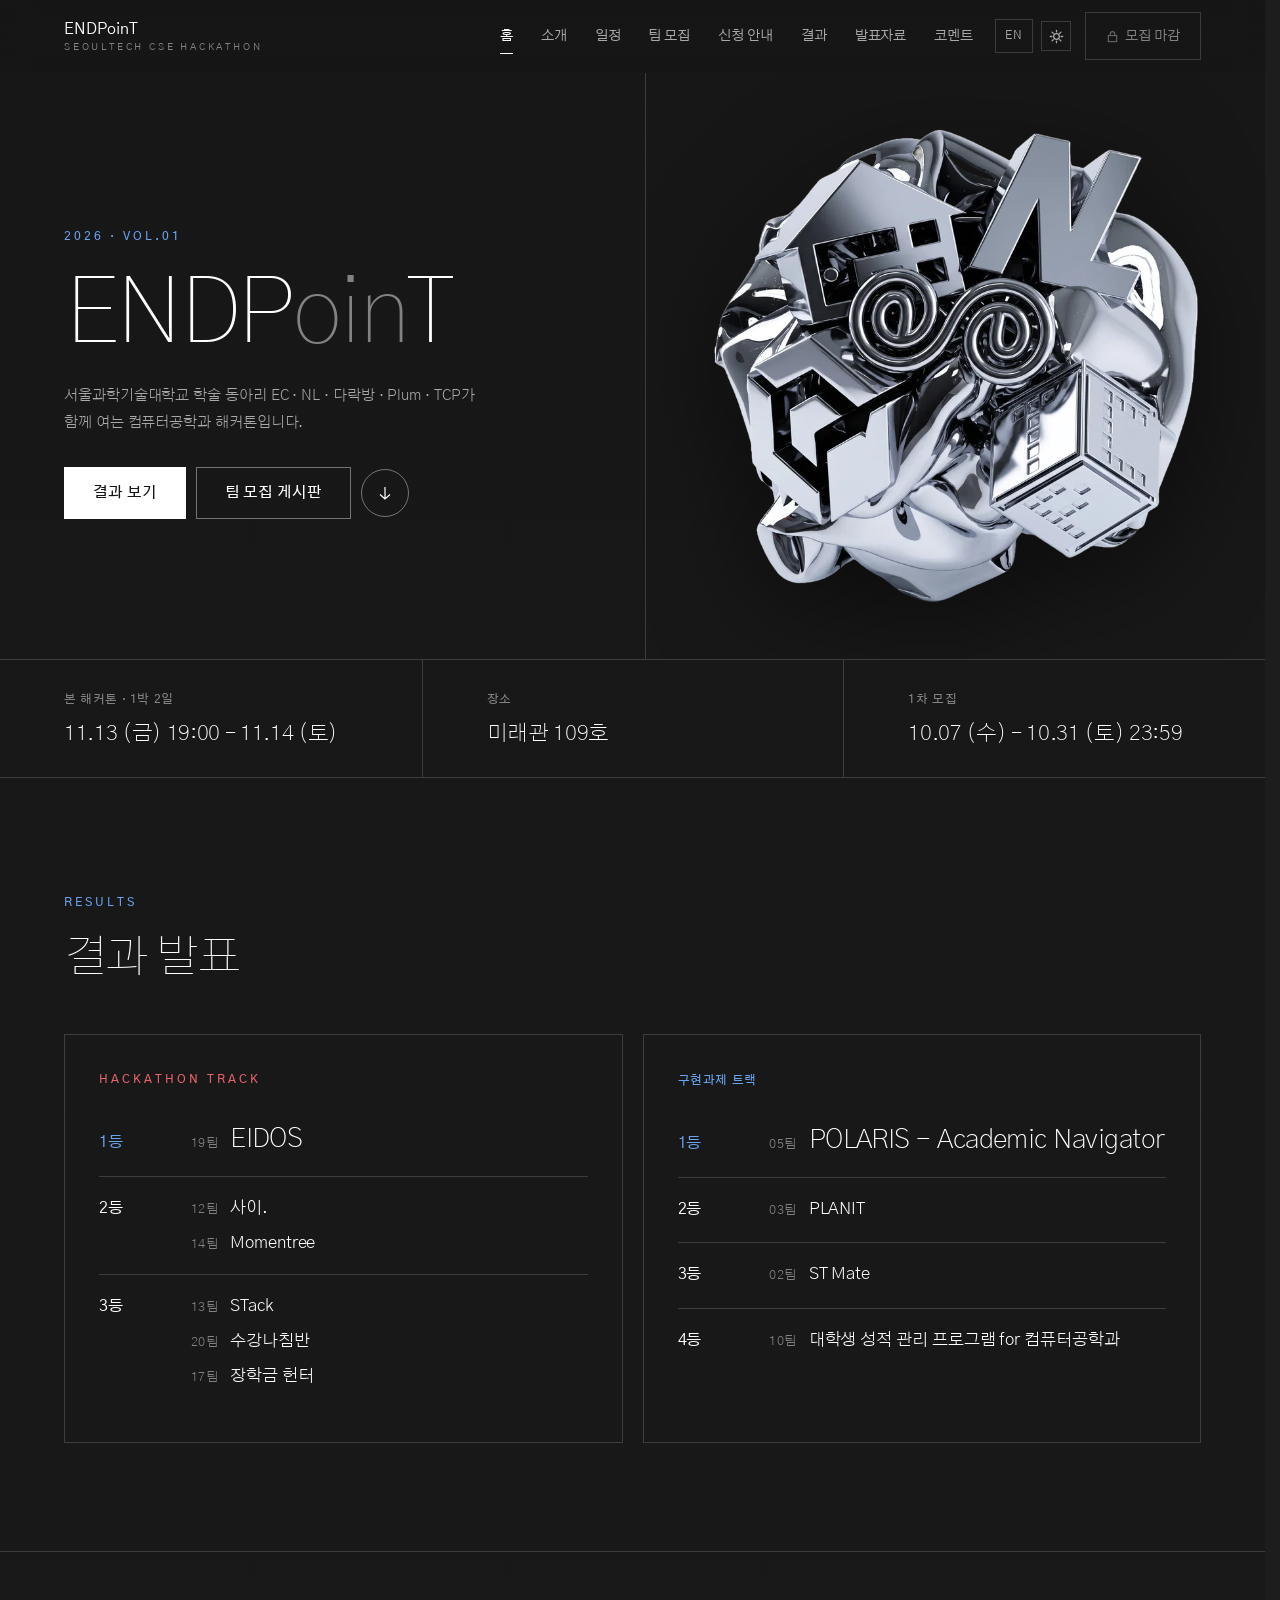
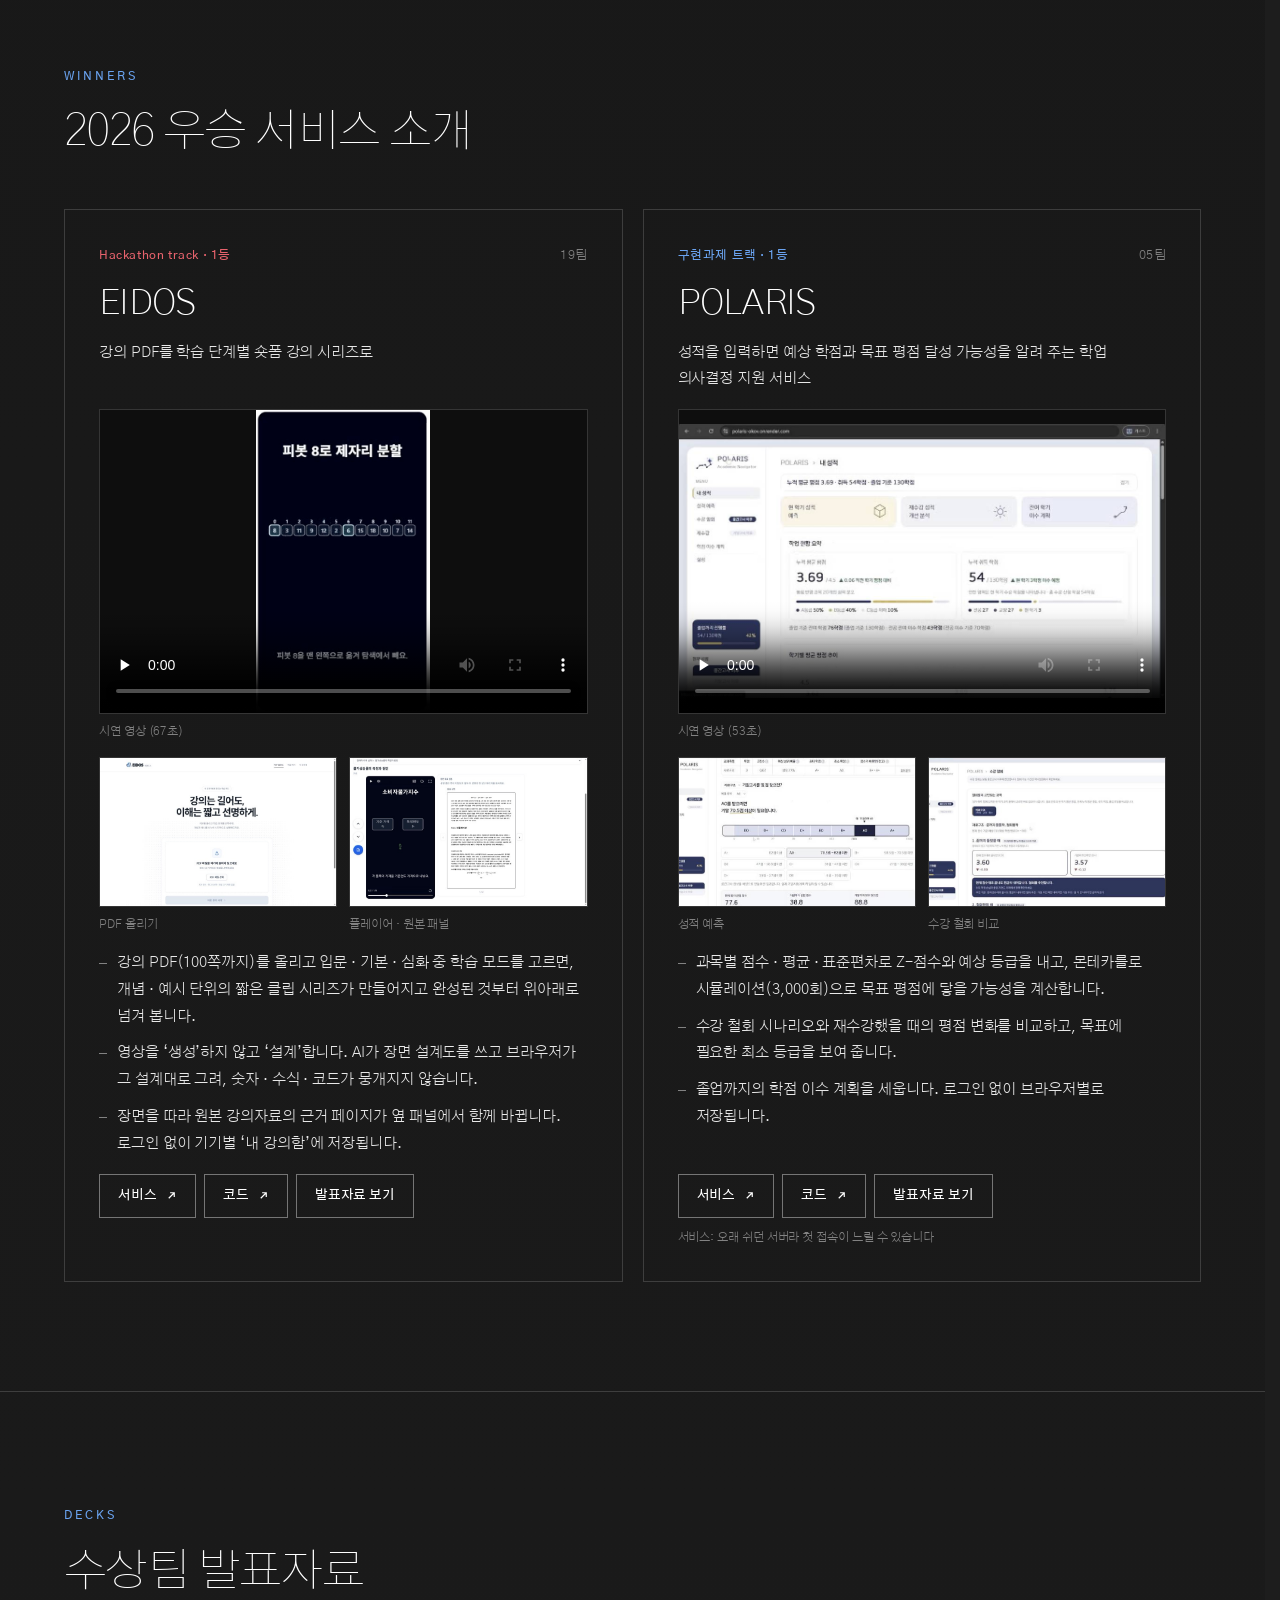
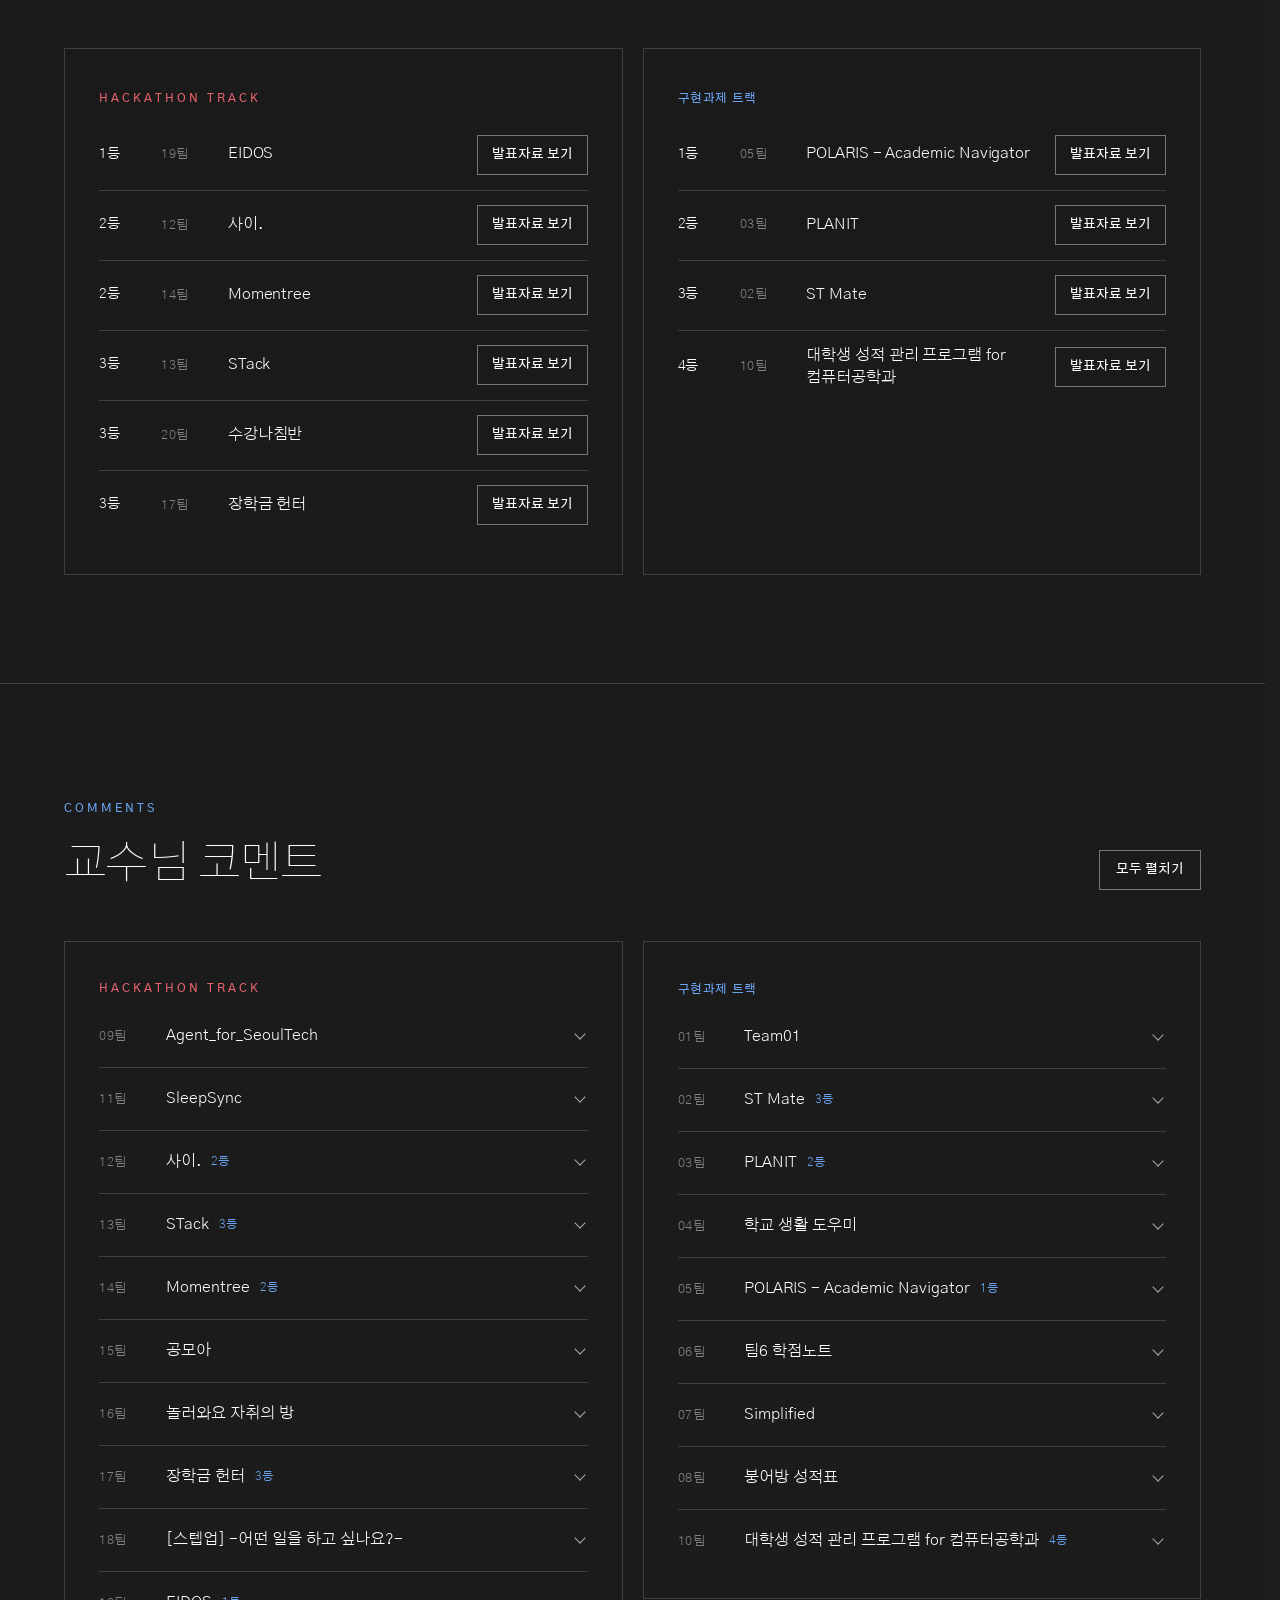
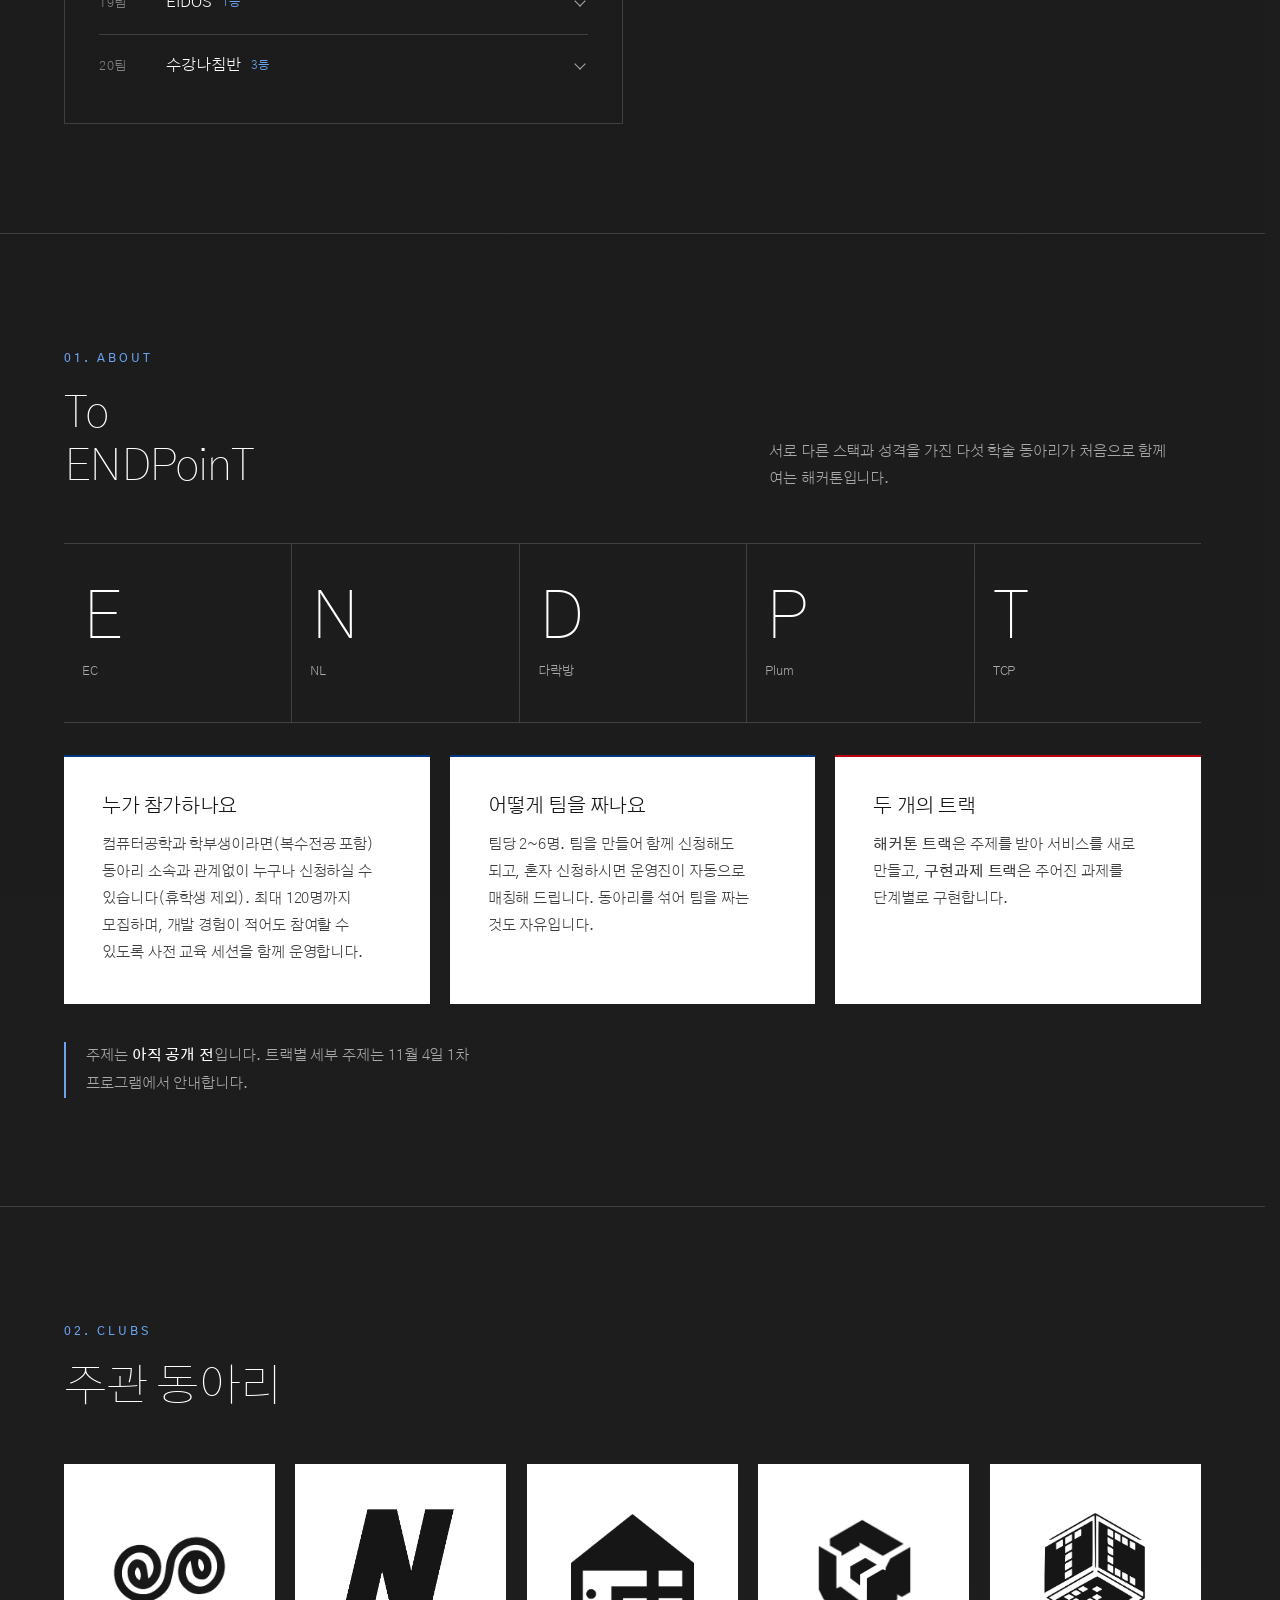
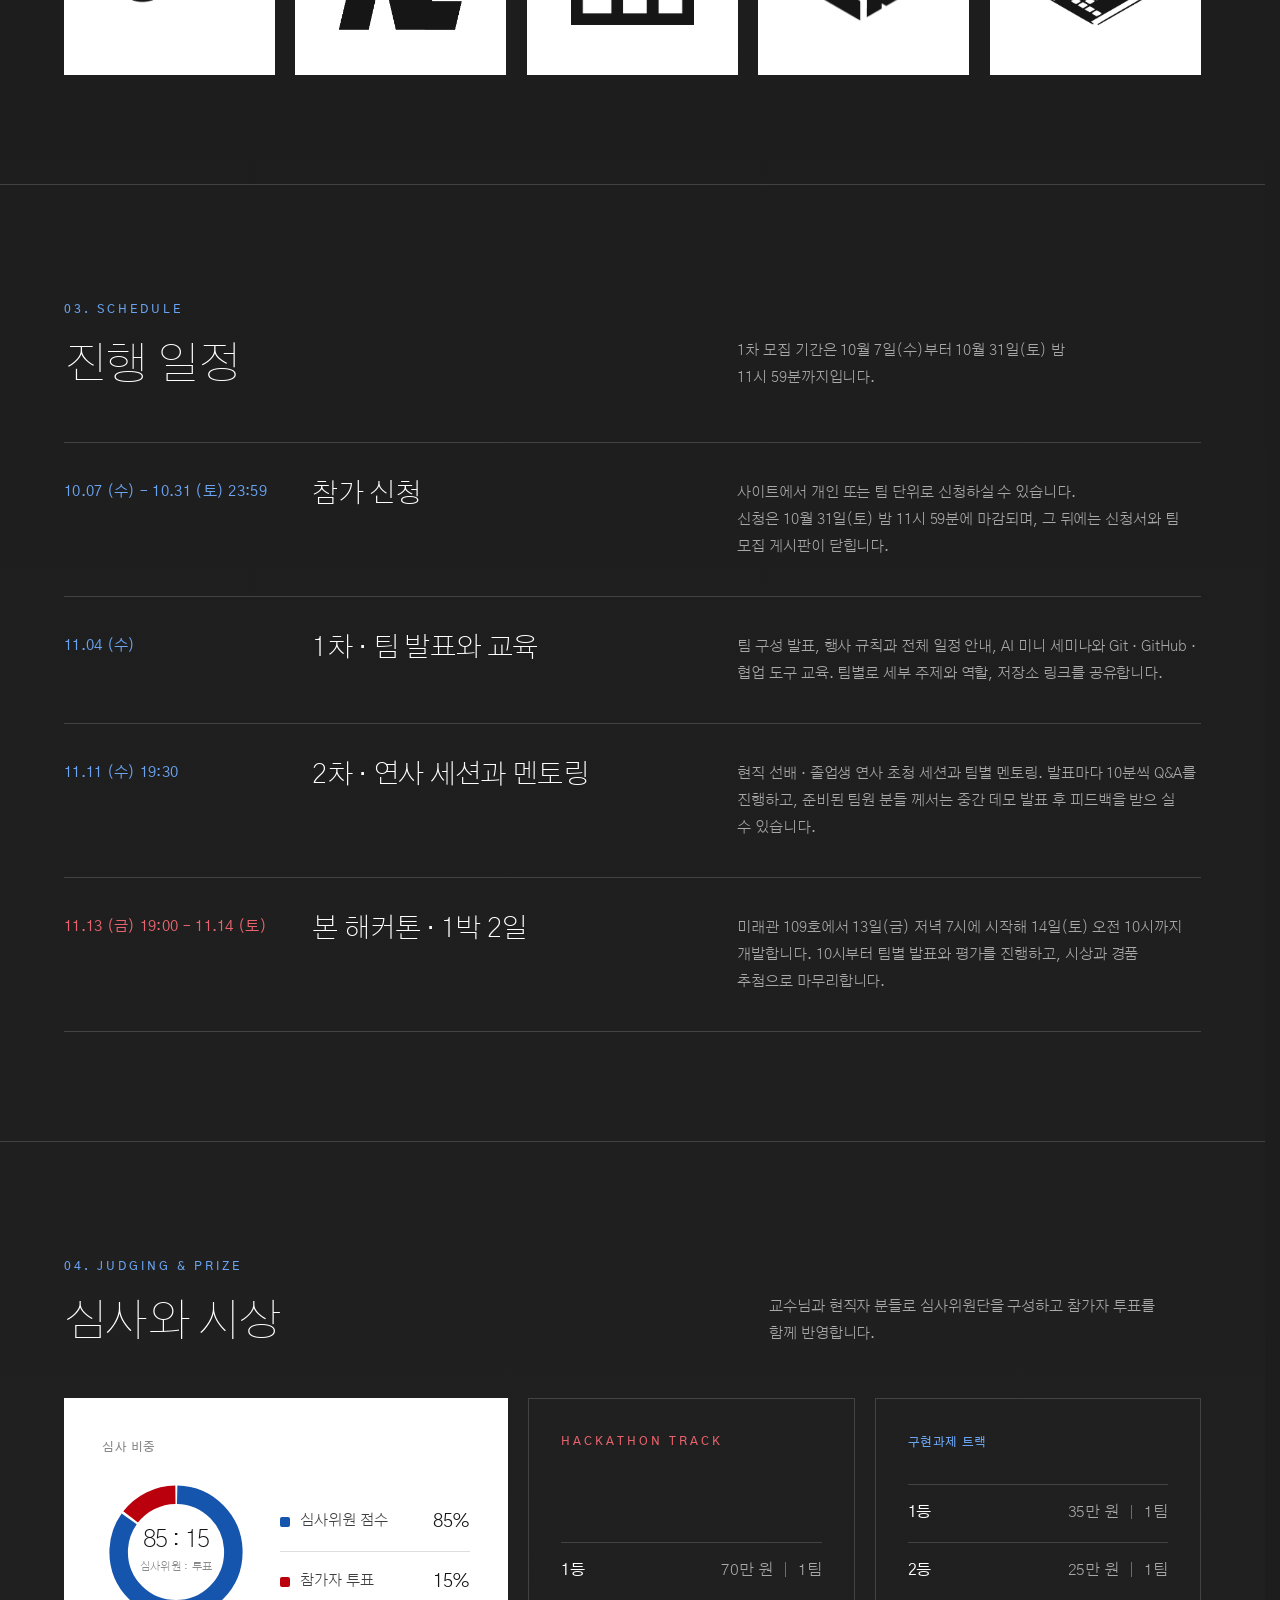
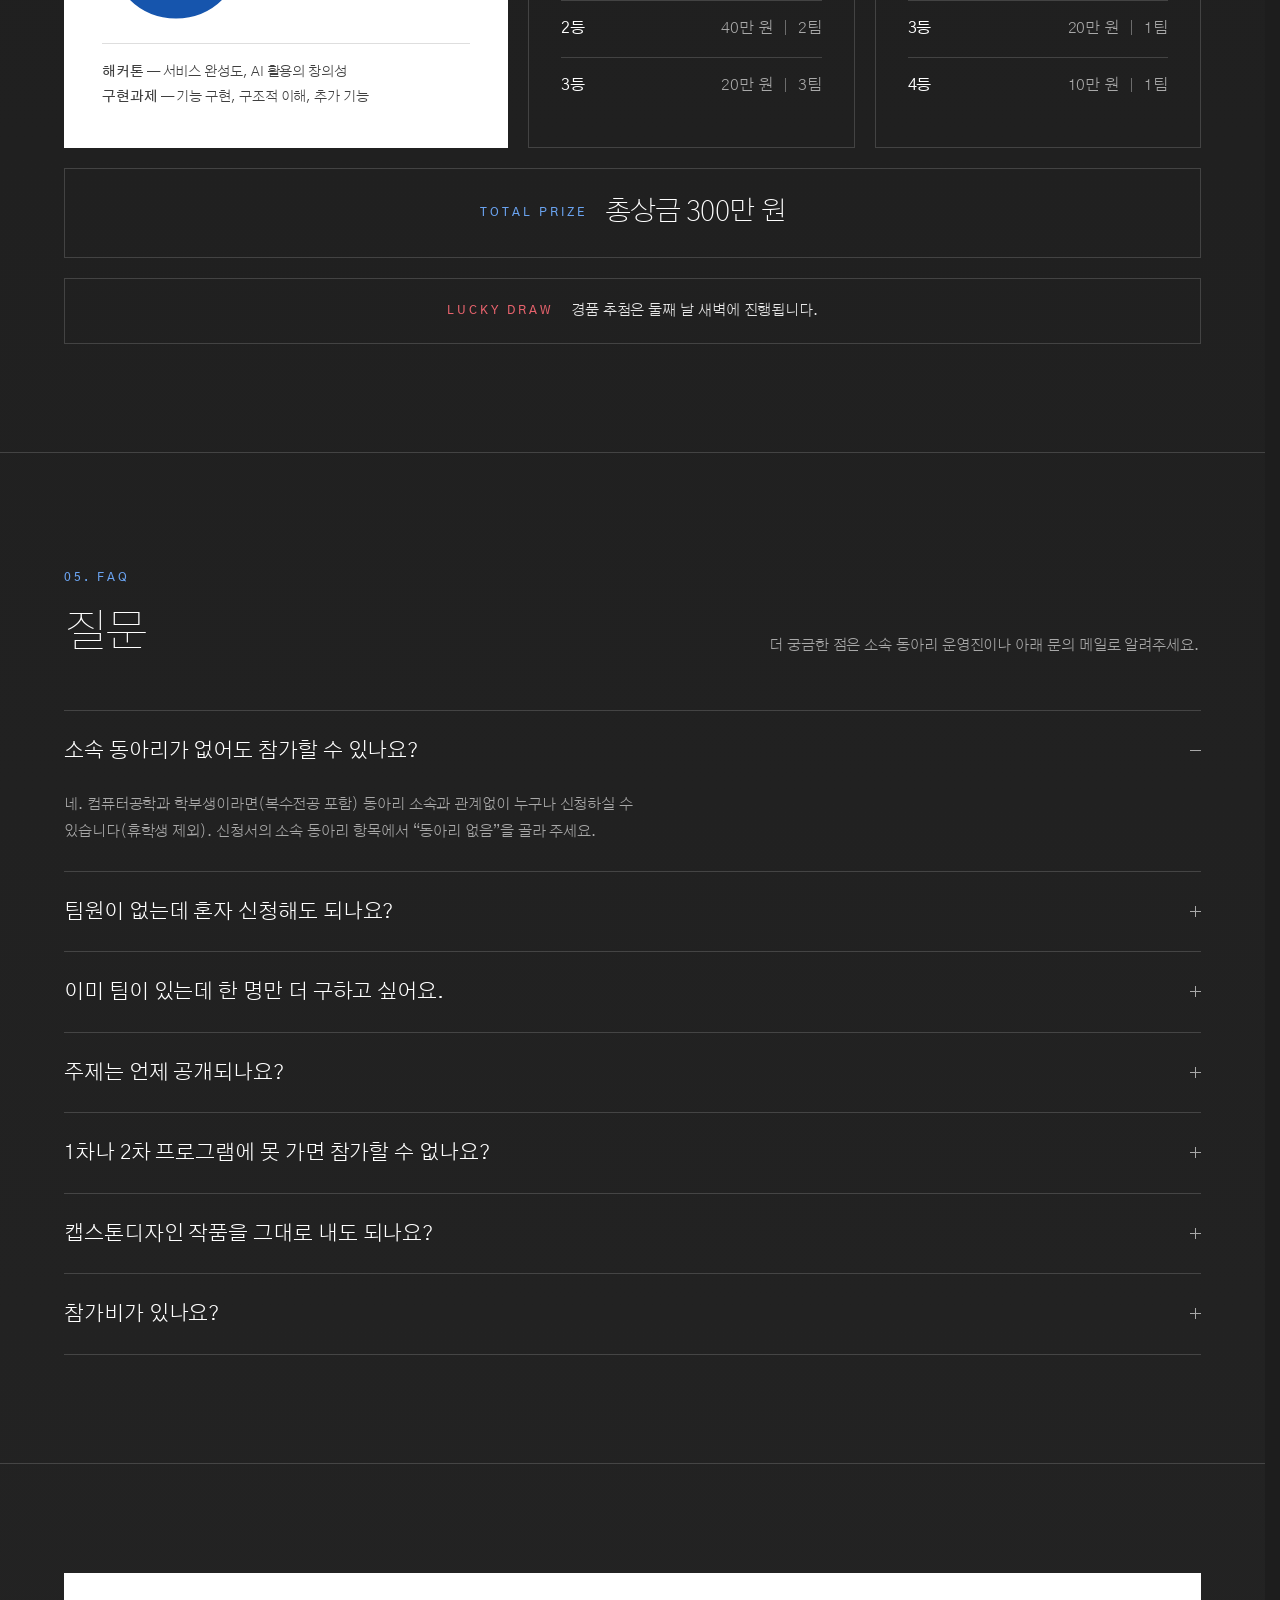
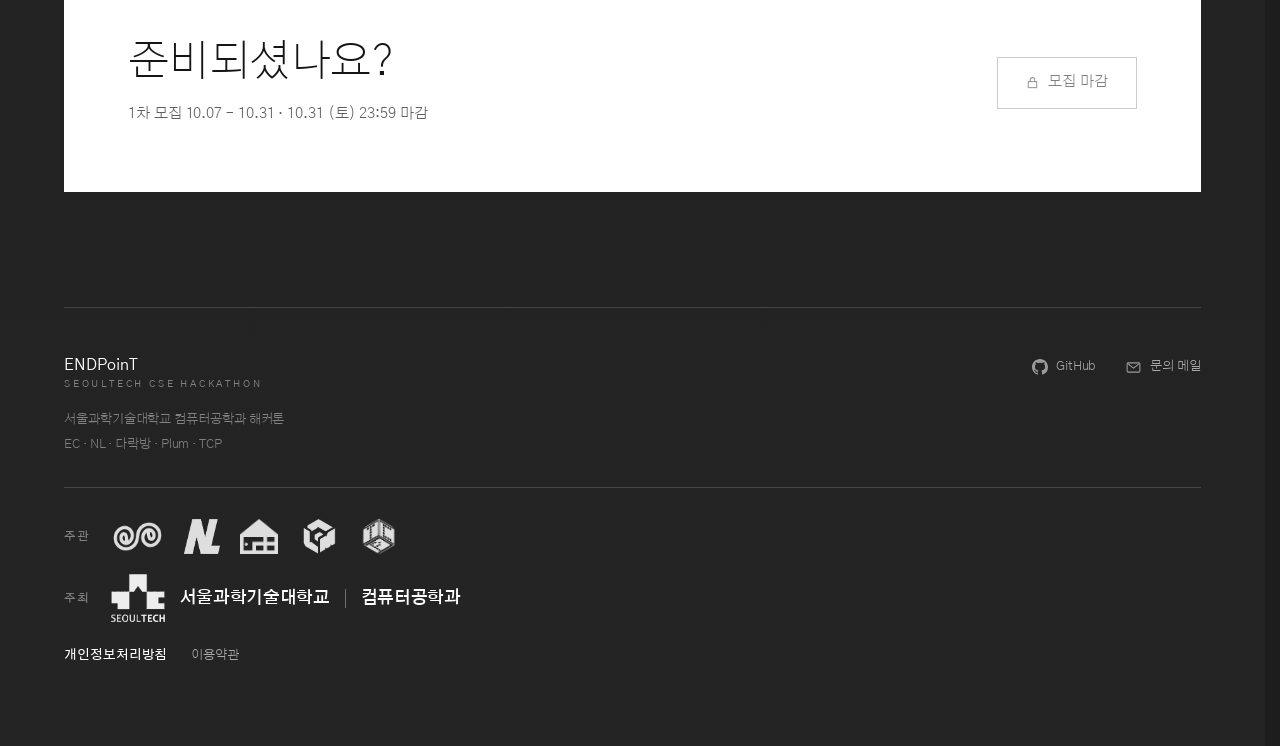
<file: index.html>
<!doctype html>
<html lang="ko">
<head>
<meta charset="utf-8">
<meta name="viewport" content="width=device-width, initial-scale=1, viewport-fit=cover">
<meta name="theme-color" content="#191919">
<!-- 화면 테마: 밝은 화면을 고른 사람은 첫 화면부터 밝게 (assets/theme.js 가 단추를 단다) -->
<script>try{if(localStorage.getItem('ep-theme')==='light')document.documentElement.setAttribute('data-theme','light')}catch(e){}</script>
<script src="assets/theme.js?v=547fe78e" defer></script>
<script src="assets/submit-config.js?v=1f1bcd66" defer></script>
<script src="assets/results-2026.js?v=26008078" defer></script>
<script src="assets/comments-2026.js?v=ce32798a" defer></script>
<script src="assets/results-page.js?v=c7018979" defer></script>
<script>document.documentElement.className+=" js";</script>
<title>ENDPoinT</title>
<meta name="description" content="서울과학기술대학교 컴퓨터공학과 해커톤 ENDPoinT. 컴퓨터공학과 주최 · 5개 학술 동아리 주관, 2026년 11월 13일–14일, 1박 2일.">
<!-- 엠블럼: 탭 아이콘 · 홈 화면 아이콘 -->
<link rel="icon" href="assets/img/icon-192.png" sizes="192x192" type="image/png">
<link rel="icon" href="assets/img/icon-512.png" sizes="512x512" type="image/png">
<link rel="apple-touch-icon" href="assets/img/apple-touch-icon.png">
<!-- 카카오톡·메신저로 링크를 보냈을 때 뜨는 카드 -->
<meta property="og:type" content="website">
<meta property="og:site_name" content="ENDPoinT">
<meta property="og:locale" content="ko_KR">
<meta property="og:title" content="ENDPoinT — 서울과학기술대학교 컴퓨터공학과 해커톤">
<meta property="og:description" content="EC · NL · 다락방 · Plum · TCP가 함께 여는 컴퓨터공학과 해커톤. 2026년 11월 13일–14일, 1박 2일, 미래관 109호.">
<meta property="og:url" content="https://2026endpoint.github.io/">
<link rel="alternate" hreflang="ko" href="https://2026endpoint.github.io/">
<link rel="alternate" hreflang="en" href="https://2026endpoint.github.io/en/">
<meta property="og:image" content="https://2026endpoint.github.io/assets/img/og.jpg">
<meta property="og:image:width" content="1200">
<meta property="og:image:height" content="630">
<meta property="og:image:alt" content="ENDPoinT 엠블럼">
<meta name="twitter:card" content="summary_large_image">
<link rel="preconnect" href="https://fonts.googleapis.com">
<link rel="preconnect" href="https://fonts.gstatic.com" crossorigin>
<link rel="stylesheet" href="https://fonts.googleapis.com/css2?family=Gothic+A1:wght@100;200;300;400;500;600;700&display=swap">
<!-- 로그인·신청서·게시판이 쓰는 구글 서버와 미리 손을 잡아 둔다. 첫 요청에서 DNS 조회와
     TLS 악수에 드는 0.2~0.4초를 페이지가 그려지는 동안 미리 치러 두는 것이다.
     script.googleusercontent.com 은 /exec 가 결과를 넘겨주는 곳이라 같이 걸어 둔다. -->
<!-- 첫 화면을 채우는 엠블럼은 화면 폭에 맞는 크기 하나만 미리 받아 둔다 -->
<link rel="preload" as="image" type="image/webp"
      imagesrcset="assets/img/hero-512.webp 512w, assets/img/hero-768.webp 768w, assets/img/hero-1024.webp 1024w, assets/img/hero-1536.webp 1536w"
      imagesizes="(max-width:1060px) 360px, 520px">
<link rel="preconnect" href="https://accounts.google.com">
<link rel="preconnect" href="https://script.google.com">
<link rel="preconnect" href="https://script.googleusercontent.com">
<style>
:root{
  --ink:#191919; --ink-2:#1F1F1F; --ink-3:#252525;
  --paper:#FFFFFF; --paper-ink:#151515;
  --fg:#E8E8E8; --dim:#A9A9A9; --dim-2:#828282;
  --line:rgba(255,255,255,.16); --line-k:rgba(0,0,0,.13);
  --blue:#6AA3F0; --blue-k:#00387F; --red:#E8636D; --red-k:#BA000C;
  --font:"Gothic A1",-apple-system,BlinkMacSystemFont,"Apple SD Gothic Neo","Malgun Gothic",Pretendard,system-ui,sans-serif;
  --ease:cubic-bezier(.22,.61,.36,1);
  --hdr-rgb:23,23,23;
  --gut:clamp(20px,5vw,76px);
  --maxw:1340px;
}
/* ===== 화면 테마 =====
   어두운 화면(기본)은 위의 값 그대로. 머리의 해 · 달 단추가 <html data-theme="light"> 를 붙이면 아래 값으로 바뀐다.
   흰 카드(paper)와 그 안의 글자 · 색(blue-k · red-k)은 두 화면이 같다 — 밝은 화면에서는 가는 테두리로 바탕과 나눈다. */
:root{
  --hi:#fff; --on-hi:#151515; --tint:255,255,255; --glow:#fff;
  --blue-rgb:106,163,240; --red-rgb:232,99,109;
  --ph:#5E5E5E; --inapp:#1F2328; --inapp-notice:#1B2231;
  --bg-0:#171717; --bg-1:#1A1A1A; --bg-2:#1D1D1D; --bg-3:#212121; --bg-4:#242424;
}
:root[data-theme="light"]{
  --ink:#F4F4F2; --ink-2:#FFFFFF; --ink-3:#EAEAE7;
  --fg:#262626; --dim:#595959; --dim-2:#6F6F6F;
  --line:rgba(0,0,0,.14);
  --blue:#1655AD; --red:#BA000C;
  --hi:#111111; --on-hi:#FFFFFF; --tint:0,0,0; --glow:#00387F;
  --blue-rgb:22,85,173; --red-rgb:186,0,12;
  --ph:#9B9B9B; --inapp:#E9EDF3; --inapp-notice:#E3EBF8;
  --hdr-rgb:248,248,246;
  --bg-0:#FAFAF9; --bg-1:#F7F7F6; --bg-2:#F4F4F2; --bg-3:#F1F1EF; --bg-4:#EEEEEC;
  color-scheme:light;
}
:root[data-theme="light"] .card,:root[data-theme="light"] .cta,:root[data-theme="light"] .post,:root[data-theme="light"] .club-face{box-shadow:0 0 0 1px var(--line)}
:root[data-theme="light"] img[src*="img/mark-"],:root[data-theme="light"] img[src*="seoultech-cse"]{filter:invert(1)}

*{box-sizing:border-box}
html{scroll-behavior:smooth;background:linear-gradient(180deg,var(--bg-0) 0%,var(--bg-1) 30%,var(--bg-2) 60%,var(--bg-3) 85%,var(--bg-4) 100%);background-repeat:no-repeat;min-height:100vh;-webkit-text-size-adjust:100%;text-size-adjust:100%;overflow-x:hidden}
body{margin:0;color:var(--fg);font-family:var(--font);font-weight:300;font-size:16px;line-height:1.85;
  letter-spacing:-.005em;-webkit-font-smoothing:antialiased;overflow-x:clip}
  
img{max-width:100%;display:block}
h1,h2,h3{margin:0;font-weight:200;letter-spacing:-.02em;line-height:1.14;color:var(--hi)}
p{margin:0}
a{color:inherit}
strong,b{font-weight:500}
.wrap{max-width:var(--maxw);margin:0 auto;padding-inline:var(--gut)}
.lab{font-size:10.5px;letter-spacing:.26em;text-transform:uppercase;font-weight:500;color:var(--dim-2);display:inline-block}
.lab.blue{color:var(--blue)} .lab.red{color:var(--red)}
hr.rule{height:1px;background:var(--line);border:0;margin:0;transform-origin:left}

/* ================= motion ================= */
.js [data-anim]{opacity:0;transform:translateY(20px);
  transition:opacity .95s var(--ease),transform .95s var(--ease);transition-delay:var(--d,0s)}
.js [data-anim].in{opacity:1;transform:none}
.js [data-anim="fade"]{transform:none}
.js [data-anim="line"]{opacity:1;transform:scaleX(0);transition:transform 1.1s var(--ease);transition-delay:var(--d,0s)}
.js [data-anim="line"].in{transform:scaleX(1)}
.js [data-anim="mask"]{opacity:1;transform:none;overflow:hidden;display:block}
.js [data-anim="mask"]>span{display:block;transform:translateY(112%);
  transition:transform 1.05s var(--ease);transition-delay:var(--d,0s)}
.js [data-anim="mask"].in>span{transform:none}
.js [data-anim="plate"]{opacity:0;transform:translateY(26px) scale(.985);
  transition:opacity 1.15s var(--ease),transform 1.15s var(--ease);transition-delay:var(--d,0s)}
.js [data-anim="plate"].in{opacity:1;transform:none}
.wm{white-space:nowrap}
.js .wm span{display:inline-block;opacity:0;transform:translateX(-.34em);filter:blur(4px);
  transition:opacity .62s var(--ease),transform .72s var(--ease),filter .62s var(--ease);
  transition-delay:calc(var(--i,0) * 62ms)}
.js .wm.in span{opacity:1;transform:none;filter:none}
.view{display:none}
.view.on{display:block}
.js .view.on{animation:viewIn .6s var(--ease) both}
/* 떠오르는 움직임(translateY)은 뺐다 — 다른 화면에서 '일정' 등을 누르면 그 움직임 도중에 위치를 재서
   제목이 헤더 밑으로 12px 숨었다 (1008) */
@keyframes viewIn{from{opacity:0}to{opacity:1}}
@media (prefers-reduced-motion:reduce){
  html{scroll-behavior:auto}
  [data-anim],[data-anim].in,.wm span,[data-anim="mask"]>span,.post{opacity:1!important;transform:none!important;transition:none!important;animation:none!important}
  .view.on{animation:none}
  .parallax{transform:none!important}
}

/* ================= header ================= */
header.top{position:sticky;top:0;z-index:60;background:rgba(var(--hdr-rgb),.78);
  -webkit-backdrop-filter:blur(14px) saturate(140%);backdrop-filter:blur(14px) saturate(140%);
  border-bottom:1px solid transparent;transition:border-color .4s var(--ease),background .4s var(--ease)}
header.top.scrolled{border-bottom-color:var(--line);background:rgba(var(--hdr-rgb),.94)}
.top-in{display:grid;grid-template-columns:1fr auto 1fr;align-items:center;gap:16px;min-height:72px}
.top-in>nav{justify-self:end}

/* 헤더 가운데 로그인 위젯 — 사이트 전체의 로그인/로그아웃은 여기서 */
.top-auth{display:flex;align-items:center;justify-content:center;min-height:36px}
.top-auth[hidden]{display:none}   /* 모집 기간이 아닐 때. display:flex 가 기본 [hidden] 을 이기므로 */
.top-auth .g-wide{display:block}
.top-auth .g-icon{display:none}
.top-auth .who{display:flex;align-items:center;gap:10px}
.top-auth .who img{width:28px;height:28px;border-radius:50%;background:rgba(var(--tint),.06);flex-shrink:0}
.top-auth .who .nm{font-size:13px;font-weight:400;color:var(--hi);max-width:14ch;overflow:hidden;text-overflow:ellipsis;white-space:nowrap}
.top-auth .tiny{height:30px;padding:0 12px;border:1px solid rgba(var(--tint),.34);background:transparent;color:var(--hi);
  font-family:var(--font);font-size:12px;font-weight:500;cursor:pointer;white-space:nowrap;transition:background .3s var(--ease),color .3s var(--ease)}
.top-auth .tiny:hover{background:var(--hi);color:var(--on-hi)}
.top-auth .tiny.fill{background:var(--hi);color:var(--on-hi)}
.top-auth .tiny.fill:hover{background:var(--dim)}
.mark{text-decoration:none;display:block;line-height:1.4}
.mark b{display:block;font-size:16px;font-weight:400;letter-spacing:.01em;color:var(--hi)}
.mark span{display:block;font-size:9px;letter-spacing:.28em;text-transform:uppercase;color:var(--dim-2);font-weight:400}
.top nav{display:flex;align-items:center;gap:0;flex-wrap:wrap;justify-content:flex-end}
.top nav a{position:relative;font-size:13.5px;font-weight:400;color:var(--dim);text-decoration:none;padding:8px 14px;transition:color .3s var(--ease)}
.top nav a::after{content:"";position:absolute;left:14px;right:14px;bottom:2px;height:1px;background:var(--hi);
  transform:scaleX(0);transform-origin:right;transition:transform .45s var(--ease)}
.top nav a:hover{color:var(--hi)}
.top nav a:hover::after,.top nav a.on::after{transform:scaleX(1);transform-origin:left}
.top nav a.on{color:var(--hi)}
.top nav a.apply{margin-left:14px;background:var(--hi);color:var(--on-hi);font-weight:500;padding:11px 20px}
.top nav a.apply::after{display:none}
.top nav a.apply:hover{background:var(--dim)}
/* 모집 기간 밖 — 흰 알약을 조용한 안내 라벨로 (자물쇠 아이콘이 들어가므로 inline-flex) */
.top nav a.apply.gated{display:inline-flex;align-items:center;gap:6px;background:transparent;color:var(--dim-2);
  border:1px solid var(--line);font-weight:400;cursor:default}
.top nav a.apply.gated:hover{background:transparent;color:var(--dim-2)}
/* 언어 전환 (KO ↔ EN) */
.top nav a.lang{margin-left:8px;padding:5px 9px;font-size:11.5px;letter-spacing:.1em;border:1px solid var(--line)}
.top nav a.lang::after{display:none}
.top nav a.lang:hover{border-color:rgba(var(--tint),.5)}
.top nav a.apply.gated svg{opacity:.75}
.progress{position:fixed;top:0;left:0;height:2px;width:100%;transform:scaleX(0);transform-origin:left;
  background:linear-gradient(90deg,var(--blue),var(--glow));z-index:70;pointer-events:none}

/* ================= hero ================= */
.hero{border-bottom:1px solid var(--line);overflow:hidden}
.hero-grid{display:grid;grid-template-columns:minmax(0,1.02fr) minmax(0,.98fr);min-height:clamp(440px,64vh,660px)}
.hero-txt{padding:clamp(48px,7vw,96px) var(--gut) clamp(44px,6vw,80px);
  max-width:calc(var(--maxw)*.52 + var(--gut));margin-left:auto;width:100%;
  display:flex;flex-direction:column;justify-content:center;gap:22px}
.hero-img{position:relative;border-left:1px solid var(--line);
  background:radial-gradient(58% 56% at 50% 46%,rgba(var(--tint),.07),rgba(var(--tint),0) 72%);
  display:grid;place-items:center;padding:clamp(20px,3.2vw,52px);overflow:hidden}
/* 엠블럼은 가로·세로 둘 다 화면에 맞춰 줄인다 (세로로 짧은 화면에서도 글씨가 밀려나지 않게) */
.hero-img img{display:block;width:auto;height:auto;max-width:100%;max-height:min(56vh,520px);border:0;
  filter:drop-shadow(0 24px 52px rgba(0,0,0,.5))}
@supports (height:1svh){
  .hero-grid{min-height:clamp(440px,64svh,660px)}
  .hero-img img{max-height:min(56svh,520px)}
}
h1.title{font-size:clamp(44px,7.4vw,110px);font-weight:100;line-height:.96;letter-spacing:-.045em;color:var(--hi);padding-right:.06em;white-space:nowrap}
h1.title .o{color:var(--dim-2)}
.lede{font-size:clamp(18px,2.2vw,26px);font-weight:200;line-height:1.5;color:var(--hi);max-width:21ch;letter-spacing:-.015em}
.sub{font-size:15px;font-weight:300;line-height:1.95;color:var(--dim);max-width:54ch}
.hero-cta{display:flex;flex-wrap:wrap;gap:10px;margin-top:8px;align-items:center}

/* buttons */
.btn{position:relative;display:inline-flex;align-items:center;justify-content:center;gap:9px;min-height:52px;padding:0 28px;
  font-family:var(--font);font-size:14.5px;font-weight:500;letter-spacing:-.005em;text-decoration:none;cursor:pointer;
  background:var(--hi);color:var(--on-hi);border:1px solid var(--hi);overflow:hidden;transition:color .4s var(--ease)}
.btn span{position:relative;z-index:1}
/* 모집 기간 밖 — 버튼을 눌리지 않는 안내 라벨로 바꾼다 (href 를 떼므로 포커스도 가지 않는다) */
.btn.gated{background:transparent;color:var(--dim);border-color:var(--line);cursor:default;font-weight:300}
.btn.gated::before{display:none}
.btn.gated:hover{color:var(--dim)}
.btn.gated svg{flex:0 0 auto;opacity:.75}
.btn-k.gated{border-color:rgba(0,0,0,.2);color:rgba(21,21,21,.55)}
.btn-k.gated:hover{color:rgba(21,21,21,.55)}
.btn::before{content:"";position:absolute;inset:0;background:var(--on-hi);transform:translateY(101%);transition:transform .45s var(--ease)}
.btn:hover{color:var(--hi)}
.btn:hover::before{transform:none}
.btn-o{background:transparent;color:var(--hi);border-color:rgba(var(--tint),.4)}
.btn-o::before{background:var(--hi)}
.btn-o:hover{color:var(--on-hi);border-color:var(--hi)}
.btn-k{background:#151515;color:#fff;border-color:#151515}
.btn-k::before{background:#fff}
.btn-k:hover{color:#151515}
.btn-sm{min-height:44px;padding:0 18px;font-size:13px}
.arrow{width:48px;height:48px;border-radius:50%;border:1px solid rgba(var(--tint),.4);background:transparent;
  display:grid;place-items:center;cursor:pointer;color:var(--hi);text-decoration:none;
  transition:background .4s var(--ease),color .4s var(--ease),border-color .4s var(--ease)}
.arrow svg{animation:nudge 2.6s var(--ease) infinite}
@keyframes nudge{0%,72%,100%{transform:translateY(0)}84%{transform:translateY(4px)}}
.arrow:hover{background:var(--hi);color:var(--on-hi);border-color:var(--hi)}

/* facts */
.facts{display:grid;grid-template-columns:repeat(3,minmax(0,1fr));border-bottom:1px solid var(--line)}
.facts>div{padding:28px var(--gut);border-left:1px solid var(--line)}
.facts>div:first-child{border-left:0}
.facts .lab{margin-bottom:9px}
.facts b{display:block;font-size:clamp(17px,1.9vw,22px);font-weight:200;color:var(--hi);letter-spacing:-.015em;line-height:1.35}

/* sections */
section{padding:clamp(60px,8.5vw,120px) 0;border-bottom:1px solid var(--line);scroll-margin-top:72px;position:relative;overflow:hidden}
.head{display:grid;grid-template-columns:minmax(0,1.12fr) minmax(0,.74fr);gap:clamp(20px,4vw,68px);align-items:end;margin-bottom:clamp(30px,4vw,56px)}
.head h2{font-size:clamp(26px,4vw,46px);font-weight:100;letter-spacing:-.035em}
.head .lab{margin-bottom:18px}
.head p{color:var(--dim);font-size:14.5px;line-height:1.95}

.card{background:var(--paper);color:var(--paper-ink);padding:clamp(26px,3vw,38px);display:flex;flex-direction:column;gap:13px;
  transition:transform .5s var(--ease)}
.card:hover{transform:translateY(-4px)}
.card h3{color:var(--paper-ink);font-size:20px;font-weight:300}
.card p{font-size:14.5px;line-height:1.9;color:#3F3F3F;font-weight:300}
.card .lab{color:#8A8A8A}
.card.blue-top{border-top:2px solid var(--blue-k)}
.card.red-top{border-top:2px solid var(--red-k)}
.cards3{display:grid;grid-template-columns:repeat(3,minmax(0,1fr));gap:clamp(12px,1.6vw,20px)}
.cards2{display:grid;grid-template-columns:repeat(2,minmax(0,1fr));gap:clamp(12px,1.6vw,20px)}

.initials{display:grid;grid-template-columns:repeat(5,minmax(0,1fr));border-top:1px solid var(--line);border-bottom:1px solid var(--line)}
.initials>div{padding:clamp(24px,3.2vw,38px) 18px;border-left:1px solid var(--line);display:flex;flex-direction:column;gap:8px}
.initials>div:first-child{border-left:0}
.initials b{font-size:clamp(40px,5.6vw,70px);font-weight:100;line-height:1;letter-spacing:-.06em;color:var(--hi)}
.initials>div.hl b{color:var(--red)}
.initials span{font-size:13px;color:var(--dim);font-weight:300}

/* --n(열 수)과 --gap 은 소개 패널의 위치 계산에도 쓴다 */
.clubs{--n:5;--gap:clamp(12px,1.6vw,20px);position:relative;display:grid;
  grid-template-columns:repeat(var(--n),minmax(0,1fr));gap:var(--gap)}
/* 엠블럼 하나만 놓는 정사각 칸. 이름·참가 규모·소개를 빼서 로고로만 읽히게 했다. */
/* max-height 가 없으면 3열로 접히는 폭(900~1060px)에서 한 칸이 300px 가까운 정사각형이
   되어 흰 면만 넓어진다. 그 구간에서만 살짝 납작해지고 나머지는 정사각형 그대로다. */
.club{appearance:none;-webkit-appearance:none;border:0;margin:0;padding:0;background:none;font:inherit;color:inherit;
  position:relative;display:block;width:100%;aspect-ratio:1;max-height:230px;cursor:pointer;z-index:3;
  -webkit-tap-highlight-color:transparent}
/* 움직이는 것은 칸(.club)이 아니라 안쪽 흰 면이다. 칸에는 스크롤 등장 효과가 이미 transform 을 쓰고 있다.
   펼칠 때 흰 면을 옮기고 줄이므로 기준점을 왼쪽 위에 둔다 */
.club-face{position:absolute;inset:0;background:var(--paper);display:grid;place-items:center;transform-origin:0 0;
  will-change:transform;transition:transform .75s var(--ease),opacity .45s var(--ease)}
/* 로고마다 가로세로 비가 다르다. 같은 크기의 네모를 주고 그 안에서 비율을 지키게 한다.
   %로 잡아 두면 칸이 커지고 작아져도 로고와 여백의 비가 그대로다. */
.club img{width:58%;height:58%;object-fit:contain}
@media (hover:hover) and (pointer:fine){ .clubs:not(.open) .club:hover .club-face{transform:translateY(-4px)} }
.club:focus-visible{outline:none}
.club:focus-visible .club-face{outline:2px solid var(--blue);outline-offset:3px}

/* 펼침 — 고른 엠블럼은 첫 칸으로, 나머지는 작게 모인다 (PC 는 패널 밑 한 줄, 좁은 화면은 큰 엠블럼 밑 2×2).
   자리(--tx/--ty)와 크기(--s)는 JS 가 잰다. 작은 엠블럼에 올리면(터치는 누르면) 그 동아리로 바뀐다 */
.club.act{z-index:4}
.clubs.open .club-face{transform:translate(var(--tx,0px),var(--ty,0px)) scale(var(--s,1))}
.clubs.open .club:not(.act) .club-face{opacity:.62;
  transition:transform .8s var(--ease) calc(.04s + var(--k,0) * .035s),opacity .45s var(--ease)}
.clubs.open .club:not(.act):hover .club-face,.clubs.open .club:not(.act):focus-visible .club-face{opacity:1;
  transform:translate(var(--tx,0px),calc(var(--ty,0px) - 3px)) scale(var(--s,1));transition:transform .35s var(--ease),opacity .3s var(--ease)}
/* 흰 면은 옮겨 가도 버튼 상자는 제자리에 남아 패널(닫기 버튼 등)을 덮는다. 상자는 마우스를 흘려보내고
   옮겨 간 흰 면만 받는다 (누르면 버튼까지 올라가므로 클릭 처리는 그대로다) */
.clubs.open .club{pointer-events:none}
.clubs.open .club-face{pointer-events:auto}
/* 작은 엠블럼은 영역 아래 여백으로 넘쳐 나온다(영역 높이는 그대로라 아래 내용이 움직이지 않는다).
   넘친 곳 사이의 틈도 영역 안으로 치도록 보이지 않는 받침을 깐다 — 마우스가 큰 엠블럼에서
   작은 엠블럼으로 내려가는 사이에 영역을 벗어난 것으로 보고 닫아 버리지 않게 */
.club-pad{position:absolute;left:0;right:0;top:0;height:var(--reach,0px);z-index:0;pointer-events:none}
.clubs.open .club-pad{pointer-events:auto}

/* 소개 패널 — 첫 칸 오른쪽의 빈자리를 채운다. 높이(--ch)는 엠블럼 칸 높이, 글이 길면 그보다 늘어난다 */
.club-card{--h3:clamp(26px,3vw,38px);--pad:clamp(20px,2.4vw,30px);
  position:absolute;top:0;right:0;left:calc((100% - (var(--n) - 1) * var(--gap)) / var(--n) + var(--gap));
  min-height:var(--ch,100%);z-index:2;padding:var(--pad) clamp(20px,3vw,40px);
  border:1px solid var(--line);background:rgba(var(--tint),.025);
  opacity:0;visibility:hidden;transform:translateX(16px);will-change:transform,opacity;
  transition:opacity .3s var(--ease),transform .45s var(--ease),visibility 0s linear .45s}
.clubs.open .club-card{opacity:1;visibility:visible;transform:none;
  transition:opacity .55s var(--ease) .1s,transform .8s var(--ease) .1s,visibility 0s}

.club-body{display:none;flex-direction:column;gap:12px}
.club-body.on{display:flex}
.club-body h3{font-size:var(--h3);font-weight:100;letter-spacing:-.04em;line-height:1.14;color:var(--hi)}
.club-body p{font-size:14.5px;line-height:1.9;color:var(--dim);font-weight:300;max-width:70ch}
/* 빈자리에 깔리는 동아리 마크 — assets/img/mark-<동아리>.png (흰 마크, 바탕 투명)를 모양 틀(mask)로 써서
   예전 큰 머리글자(E·N·D·P·T)와 같은 옅은 흰색으로 칠한다. 크기는 --mk. EC 마크는 가로로 길고 위아래 여백이 있어
   상자를 넓히고 가운데에 맞춘다 */
.club-body{--mk:clamp(84px,10.5vw,150px)}
.club-body[data-club="ec"]{--mark:url(assets/img/mark-ec.png)}
.club-body[data-club="nl"]{--mark:url(assets/img/mark-nl.png)}
.club-body[data-club="darakbang"]{--mark:url(assets/img/mark-darakbang.png)}
.club-body[data-club="plum"]{--mark:url(assets/img/mark-plum.png)}
.club-body[data-club="tcp"]{--mark:url(assets/img/mark-tcp.png)}
.club-body::after{content:"";position:absolute;right:clamp(14px,2.2vw,28px);bottom:clamp(12px,1.8vw,24px);z-index:-1;pointer-events:none;
  width:var(--mk);height:var(--mk);background:rgba(var(--tint),.05);
  -webkit-mask:var(--mark) right bottom/contain no-repeat;mask:var(--mark) right bottom/contain no-repeat;
  opacity:0;transform:translateY(14px);transition:opacity .2s var(--ease),transform .2s var(--ease)}
.club-body[data-club="ec"]::after{width:calc(var(--mk) * 1.5);-webkit-mask-size:100% auto;mask-size:100% auto;-webkit-mask-position:center;mask-position:center}
/* 휴대폰은 패널이 좁아 마크가 글 뒤로 많이 겹친다 — 조금 작게 */
@media (max-width:720px){.club-body{--mk:64px}}
.clubs.open .club-body.in::after{opacity:1;transform:none;transition:opacity 1s var(--ease) .45s,transform 1.1s var(--ease) .45s}
/* 이름 → 소개 → 링크 순서로 하나씩 올라온다. 동아리를 바꿀 때도 새 글이 다시 하나씩 올라온다 */
.club-body>*{opacity:0;transform:translateY(12px);transition:opacity .2s var(--ease),transform .2s var(--ease)}
.club-body>:nth-child(2){--i:1} .club-body>:nth-child(3){--i:2} .club-body>:nth-child(4){--i:3}
.clubs.open .club-body.in>*{opacity:1;transform:none;
  transition:opacity .6s var(--ease),transform .75s var(--ease);transition-delay:calc(.3s + var(--i,0) * .1s)}

/* 사이트 — 소개 바로 밑에. 앞의 작은 글자는 링크 종류(Website · GitHub · Instagram · Notion) */
.club-link{align-self:flex-start;display:inline-flex;align-items:center;gap:10px;margin-top:-2px;padding-bottom:5px;max-width:100%;
  font-size:13.5px;font-weight:400;color:var(--hi);text-decoration:none;border-bottom:1px solid rgba(var(--tint),.3);
  transition:border-color .3s var(--ease)}
.club-link .k{font-size:10px;letter-spacing:.2em;text-transform:uppercase;font-weight:500;color:var(--blue);flex-shrink:0}
.club-link .u{min-width:0;overflow:hidden;text-overflow:ellipsis;white-space:nowrap}
.club-link svg{flex-shrink:0;transition:transform .35s var(--ease)}
.club-link:hover{border-bottom-color:var(--hi)}
.club-link:hover svg{transform:translate(2px,-2px)}
.club-link:focus-visible{outline:2px solid var(--blue);outline-offset:4px}
/* 휴대폰 폭에서는 주소가 잘리지 않게 링크 종류 글자를 뺀다 (주소만 봐도 어디인지 안다) */
@media (max-width:560px){ .club-link .k{display:none} }

@media (prefers-reduced-motion:reduce){
  .club-face,.club-card,.club-body>*,.club-body::after{transition:none!important}
}

.emrow{display:flex;align-items:center;gap:clamp(22px,3.6vw,52px);flex-wrap:wrap}
.emrow img{height:clamp(30px,3.6vw,42px);width:auto;opacity:.85;transition:opacity .4s var(--ease)}
.emrow img:hover{opacity:1}

.slot{display:grid;grid-template-columns:210px minmax(0,1fr) minmax(0,1.2fr);gap:clamp(16px,3vw,48px);
  padding:clamp(24px,3vw,36px) 0;border-top:1px solid var(--line);align-items:start;transition:background .45s var(--ease)}
.slot:last-of-type{border-bottom:1px solid var(--line)}
.slot time{font-size:14.5px;font-weight:400;color:var(--blue);letter-spacing:.02em;font-style:normal}
.slot.fin time{color:var(--red)}
.slot h3{font-size:clamp(20px,2.3vw,28px);font-weight:200;letter-spacing:-.025em;word-break:keep-all}
.slot p{font-size:14.5px;line-height:1.95;color:var(--dim);font-weight:300}

.bar{display:flex;flex-direction:column;gap:9px;margin-top:4px}
.bar .r{display:flex;justify-content:space-between;align-items:baseline;font-size:15px;font-weight:400;color:var(--paper-ink)}
.bar .t{height:6px;background:#E8E8E8;overflow:hidden}
.bar .f{height:100%;background:var(--blue-k);transform:scaleX(0);transform-origin:left;
  transition:transform 1.3s var(--ease);transition-delay:var(--d,.1s)}
.bar .f.red{background:var(--red-k)}
.in .bar .f,.bar.in .f,html:not(.js) .bar .f{transform:scaleX(1)}
.rows{display:flex;flex-direction:column}
.rows .r{display:flex;justify-content:space-between;align-items:center;padding:14px 0;border-top:1px solid var(--line);font-size:15.5px;font-weight:300}
.rows .r:first-child{border-top:0}
.rows .r b{font-weight:400;color:var(--hi)}
.rows .r span{color:var(--dim)}

details.faq{border-top:1px solid var(--line)}
details.faq:last-of-type{border-bottom:1px solid var(--line)}
details.faq summary{cursor:pointer;list-style:none;padding:24px 0;font-size:clamp(16px,1.9vw,21px);font-weight:300;color:var(--hi);
  display:flex;align-items:center;justify-content:space-between;gap:20px;transition:color .3s var(--ease)}
details.faq summary:hover{color:var(--blue)}
details.faq summary::-webkit-details-marker{display:none}
details.faq summary::after{content:"";width:11px;height:11px;flex-shrink:0;
  background:linear-gradient(currentColor,currentColor) center/100% 1px no-repeat,
             linear-gradient(currentColor,currentColor) center/1px 100% no-repeat;
  transition:transform .4s var(--ease);color:var(--dim)}
details.faq[open] summary::after{transform:rotate(90deg);
  background:linear-gradient(currentColor,currentColor) center/100% 1px no-repeat}
details.faq p{padding:0 0 26px;font-size:14.5px;line-height:1.95;color:var(--dim);max-width:76ch;font-weight:300;
  animation:faqIn .5s var(--ease) both}
@keyframes faqIn{from{opacity:0;transform:translateY(-6px)}to{opacity:1;transform:none}}

.cta{background:var(--paper);color:var(--paper-ink);padding:clamp(36px,5vw,68px);display:grid;
  grid-template-columns:minmax(0,1fr) auto;gap:clamp(20px,3vw,44px);align-items:center}
.cta h2{color:var(--paper-ink);font-size:clamp(25px,3.6vw,44px);font-weight:200;letter-spacing:-.035em}
.cta p{color:#5E5E5E;font-size:14.5px;margin-top:14px;font-weight:300}


footer{padding:clamp(44px,5vw,72px) 0 clamp(52px,6vw,80px);color:var(--dim-2);font-size:13px;line-height:1.95;font-weight:300}
footer .f-in{display:grid;grid-template-columns:minmax(0,1fr) auto;gap:32px;align-items:start}
footer a{color:var(--dim);text-decoration:none;display:block;transition:color .3s var(--ease)}
footer a:hover{color:var(--hi)}
.f-links{display:flex;gap:30px;flex-wrap:wrap}
.f-legal{display:flex;gap:24px;flex-wrap:wrap;margin-top:22px;font-size:12.5px}
.f-legal a{display:inline}
.f-legal a.pp{color:var(--hi);font-weight:500}
.host{display:flex;align-items:center;gap:22px;margin-top:30px;padding-top:26px;border-top:1px solid var(--line);flex-wrap:wrap}
/* 주관(동아리) 줄 밑에 주최(학과) 줄이 이어진다 — 두 줄 사이에는 선을 다시 긋지 않는다 */
.host-by+.host{margin-top:16px;padding-top:0;border-top:0}
/* 주관 동아리 엠블럼 — 누르면 그 동아리 사이트로 (02. Clubs 의 링크와 같다). 흰 마크라 어두운 바탕에 그대로 쓴다.
   마크마다 그림 안 여백이 달라 눈으로 보는 높이가 비슷하도록 높이를 따로 준다 (EC 는 가로로 길고 위아래 여백이 크다) */
.host-clubs{display:flex;align-items:center;flex-wrap:wrap;gap:4px 20px}
.host-club{display:inline-flex;align-items:center;justify-content:center;height:44px;opacity:.85;transition:opacity .3s var(--ease)}
.host-club:hover,.host-club:focus-visible{opacity:1}
.host-club:focus-visible{outline:2px solid var(--blue);outline-offset:4px}
.host-club img{display:block;height:35px;width:auto}
.hc-ec img{height:53px}
.hc-plum img{height:42px}
.hc-tcp img{height:37px}
html[lang=en] .host>.lab{min-width:10.8em}   /* 'HOSTED BY' · 'ORGANIZED BY' 뒤 내용이 같은 선에서 시작하게 */
@media (max-width:560px){.host-clubs{gap:4px 16px}.host-club img{height:25px}.hc-ec img{height:38px}.hc-plum img{height:30px}.hc-tcp img{height:27px}}
.dept{display:flex;align-items:center;gap:15px;flex-wrap:wrap}
.dept-mark{height:48px;width:auto;opacity:.92}
.dept-name,.dept-sub{font-size:17px;font-weight:600;color:var(--hi);letter-spacing:-.02em;line-height:1.2}
.dept-bar{width:1px;height:19px;background:rgba(var(--tint),.34)}
@media (max-width:560px){
  .dept{gap:11px}
  .dept-mark{height:38px}
  .dept-name,.dept-sub{font-size:14.5px}
  .dept-bar{height:15px}
}

/* apply */
.fields{display:grid;grid-template-columns:repeat(3,minmax(0,1fr))}
.fields>div{box-shadow:0 0 0 1px var(--line);padding:22px;display:flex;flex-direction:column;gap:8px;transition:background .45s var(--ease)}
.fields>div:hover{background:rgba(var(--tint),.05)}
.fields b{font-size:15px;font-weight:400;color:var(--hi)}
.chips{display:flex;flex-wrap:wrap;gap:8px;margin-top:6px}
br.opt{display:inline}
@media (max-width:820px){br.opt{display:none}}
.chip{padding:10px 15px;border:1px solid var(--line);font-size:13px;color:var(--dim);font-weight:300}
.stack{border:1px solid var(--line)}
.stack>div{padding:22px 24px;border-bottom:1px solid var(--line)}
.stack>div:last-child{border-bottom:0}
.stack b{display:block;font-size:16px;font-weight:200;color:var(--hi);margin-top:6px}

/* ==============================================================
   로딩 표시 — 안드로이드 킷캣(Holo)의 원형 인디케이터.
   원 전체가 일정하게 돌고, 그 위에서 호가 늘었다 줄었다 한다.
   회색 한 톤이라 어느 배경에 놓아도 튀지 않는다.
   ============================================================== */
.spin{display:inline-block;width:26px;height:26px;flex-shrink:0;
  animation:spin-rot 2s linear infinite;transform-origin:50% 50%}
.spin circle{fill:none;stroke:#8A8A8A;stroke-width:3.2;stroke-linecap:butt;
  stroke-dasharray:6 120;stroke-dashoffset:0;
  animation:spin-arc 1.5s ease-in-out infinite}
.spin.sm{width:16px;height:16px}
.spin.sm circle{stroke-width:4.4}
.spin.ink circle{stroke:currentColor}
@keyframes spin-rot{to{transform:rotate(360deg)}}
/* 호가 짧게 시작해 4분의 3까지 자랐다가 다시 오므라든다 — 아주 사라지지는 않는다 */
@keyframes spin-arc{
  0%  {stroke-dasharray:6 120;stroke-dashoffset:0}
  50% {stroke-dasharray:56 120;stroke-dashoffset:-20}
  100%{stroke-dasharray:56 120;stroke-dashoffset:-70}
}
/* 로딩 한 줄 — 표시 + 설명 */
.loading{display:flex;align-items:center;gap:12px;
  font-size:13.5px;font-weight:300;color:var(--dim);padding:10px 0}
.loading.pad{padding:clamp(28px,4vw,46px) 0;justify-content:flex-start}
/* 버튼 안에 들어갈 때 */
.btn .spin{margin-right:8px;vertical-align:-2px}
/* 결과를 기다리는 동안 눌리지 않게 */
.wait{pointer-events:none}
@media (prefers-reduced-motion:reduce){
  .spin{animation-duration:3.4s}
  .spin circle{animation:none;stroke-dasharray:38 120}
}

/* teams — 로그인 게이트 */
/* display:flex 가 브라우저 기본 [hidden] 을 이기므로 명시적으로 숨긴다 */
.tb-gate[hidden],.tb-form[hidden],#tb-body[hidden]{display:none}
.tb-gate{border:1px solid var(--line);padding:clamp(26px,3.4vw,40px);margin-top:clamp(30px,4vw,52px);
  display:flex;align-items:center;justify-content:space-between;gap:clamp(20px,3vw,40px);flex-wrap:wrap}
.tb-gate .t{display:flex;flex-direction:column;gap:9px;max-width:56ch}
.tb-gate .t b{font-size:clamp(18px,2.2vw,23px);font-weight:200;color:var(--hi);letter-spacing:-.02em}
.tb-gate .t span{font-size:13.5px;color:var(--dim);font-weight:300;line-height:1.85}
.tb-act{display:flex;flex-direction:column;gap:12px;align-items:flex-start}
.tb-demo{display:flex;gap:8px;flex-wrap:wrap;align-items:center}
.tb-demo .lab{margin-right:2px}

/* 모집 기간 안내 — 신청서 자리에 대신 뜬다 */
.gatebox[hidden]{display:none}
.gatebox{border:1px solid var(--line);padding:clamp(30px,4vw,52px);margin-top:clamp(20px,2.6vw,30px);
  display:flex;flex-direction:column;gap:11px;align-items:flex-start}
.gatebox b{font-size:clamp(20px,2.6vw,27px);font-weight:200;color:var(--hi);letter-spacing:-.02em;line-height:1.24}
.gatebox p{font-size:14px;color:var(--dim);font-weight:300;max-width:58ch}
.gatebox .when{font-size:12.5px;color:var(--dim-2);letter-spacing:.04em}
.gatebox .row{margin-top:10px}
/* 로컬에서만 보이는 미리보기 안내 (배포된 사이트에는 뜨지 않는다) */
.gatedev{margin-top:14px;padding:12px 14px;border:1px dashed rgba(var(--blue-rgb),.45);font-size:12.5px;color:var(--dim);line-height:1.8}
.gatedev code{font-family:ui-monospace,SFMono-Regular,Menlo,monospace;font-size:12px;color:var(--blue)}

/* 내 상태 패널 */
.mine .who{display:flex;align-items:center;gap:10px}
.mine .who img{width:32px;height:32px;border-radius:50%;background:rgba(var(--tint),.05)}
.mine .row{display:flex;gap:8px;flex-wrap:wrap;margin-top:10px}
.mine .row .btn{flex:1 1 auto;padding:0 14px;white-space:nowrap}
/* 내 상태 패널은 버튼 셋(모집글·팀 찾기·로그아웃)이 한 줄에 들어가도록 조금 더 넓게 */
.pagehead:has(.mine){grid-template-columns:minmax(0,1.05fr) minmax(0,.95fr)}

/* 카드 — 작성자 이름 (비우면 아예 표시하지 않는다) */
.post .who{font-size:12.5px;color:#7E7E7E;font-weight:300;margin-top:-4px}
.post .who b{font-weight:500;color:#4E4E4E}

/* 모집 완료된 팀 카드 */
.post.done{border-top:2px solid var(--blue-k)}
.badge.done{color:var(--blue-k);border-color:var(--blue-k)}
.post .intro{font-size:13.5px;line-height:1.85;color:#4E4E4E;font-weight:300;flex-grow:1}
.post .gh{display:inline-flex;align-items:center;gap:6px;font-size:12.5px;color:var(--blue-k);
  text-decoration:underline;text-underline-offset:3px;word-break:break-all}
.post .gh.none{color:#9A9A9A;text-decoration:none}

/* 카드 안 편집 폼 (흰 카드 위라 밝은 입력칸을 쓴다) */
.tb-edit{display:flex;flex-direction:column;gap:12px;margin-top:4px}
.tb-edit label{display:flex;flex-direction:column;gap:5px}
.tb-edit .lab{color:#8A8A8A}
.tb-in{width:100%;background:#F4F4F4;border:1px solid var(--line-k);color:var(--paper-ink);
  font-family:var(--font);font-size:13.5px;font-weight:300;padding:9px 11px;line-height:1.7}
.tb-in:focus{outline:none;border-color:var(--blue-k)}
textarea.tb-in{resize:vertical;min-height:74px}
.tb-edit .row{display:flex;gap:8px;flex-wrap:wrap;align-items:center;padding-top:4px}
.tb-edit .num{display:flex;gap:8px;align-items:center}
.tb-edit .num .tb-in{width:76px}
.tb-edit .tb-opt{display:flex;flex-direction:row;align-items:center;gap:9px;cursor:pointer;
  font-size:12.5px;font-weight:300;color:#4E4E4E;padding:2px 0}
.tb-edit .tb-opt input{position:static;width:15px;height:15px;opacity:1;pointer-events:auto;
  accent-color:var(--blue-k);cursor:pointer;flex-shrink:0;margin:0}
.tb-edit .tb-opt span{display:inline;min-height:0;padding:0;border:0;background:none;color:inherit;font-weight:inherit}
select.tb-in{appearance:none;-webkit-appearance:none;border-radius:0;
  background-image:linear-gradient(45deg,transparent 50%,#7E7E7E 50%),linear-gradient(135deg,#7E7E7E 50%,transparent 50%);
  background-position:calc(100% - 15px) 51%,calc(100% - 10px) 51%;background-size:5px 5px;background-repeat:no-repeat}
/* 수정 중에는 카드가 들썩이지 않게 한다 (입력하는데 움직이면 거슬린다) */
.post.editing,.post.editing:hover{transform:none;animation:none}
/* 서버 응답을 기다리는 동안 — 누른 버튼만 또렷하게 남긴다 */
.wait .btn:not([disabled]),.wait a{opacity:.4}

/* 팀 등록 폼 */
.tb-form{border:1px solid var(--line);padding:clamp(22px,2.8vw,32px);margin-top:clamp(20px,2.6vw,28px);
  display:flex;flex-direction:column;gap:18px}
.tb-form .grid{display:grid;grid-template-columns:repeat(2,minmax(0,1fr));gap:18px clamp(20px,2.6vw,34px)}
.tb-form .row{display:flex;gap:10px;flex-wrap:wrap;align-items:center}
.tb-msg{font-size:13.5px;font-weight:300;padding:12px 0;color:var(--blue)}
.tb-msg.err{color:var(--red)}

/* teams */
.tabs{display:flex;gap:0;border-bottom:1px solid var(--line)}
.tab{position:relative;background:transparent;border:0;cursor:pointer;font-family:var(--font);font-size:15px;font-weight:400;
  color:var(--dim-2);padding:16px 0;margin-right:32px;transition:color .35s var(--ease)}
.tab::after{content:"";position:absolute;left:0;right:0;bottom:-1px;height:1px;background:var(--hi);
  transform:scaleX(0);transform-origin:right;transition:transform .45s var(--ease)}
.tab:hover{color:var(--hi)}
.tab[aria-selected="true"]{color:var(--hi)}
.tab[aria-selected="true"]::after{transform:scaleX(1);transform-origin:left}
.filters{display:flex;align-items:center;gap:8px;flex-wrap:wrap;padding:22px 0;border-bottom:1px solid var(--line)}
.chipbtn{min-height:38px;padding:0 16px;border:1px solid var(--line);background:transparent;cursor:pointer;
  font-family:var(--font);font-size:13px;color:var(--dim);font-weight:300;transition:all .35s var(--ease)}
.chipbtn:hover{color:var(--hi);border-color:rgba(var(--tint),.38)}
.chipbtn[aria-pressed="true"]{background:var(--hi);color:var(--on-hi);border-color:var(--hi);font-weight:500}
.posts{display:grid;grid-template-columns:repeat(3,minmax(0,1fr));gap:clamp(12px,1.6vw,20px);margin-top:clamp(22px,3vw,34px)}
.post{background:var(--paper);color:var(--paper-ink);padding:26px 26px 22px;display:flex;flex-direction:column;gap:13px;
  animation:postIn .7s var(--ease) both;animation-delay:var(--d,0s);
  transition:transform .5s var(--ease)}
@keyframes postIn{from{opacity:0;transform:translateY(16px)}to{opacity:1;transform:none}}
.post:hover{transform:translateY(-4px)}
.post .hd{display:flex;align-items:center;justify-content:space-between;gap:12px}
.badge{font-size:10px;letter-spacing:.18em;text-transform:uppercase;font-weight:500;color:var(--blue-k);
  border:1px solid var(--blue-k);padding:4px 9px}
.badge.red{color:var(--red-k);border-color:var(--red-k)}
.post h3{color:var(--paper-ink);font-size:17px;line-height:1.5;font-weight:400}
.post p{font-size:13.5px;line-height:1.85;color:#4E4E4E;flex-grow:1;font-weight:300}
.tags{display:flex;flex-wrap:wrap;gap:6px}
.tag{font-size:11.5px;padding:4px 9px;background:#F1F1F1;color:#4E4E4E;font-weight:300}
.post .ft{display:flex;align-items:center;justify-content:space-between;gap:12px;padding-top:15px;border-top:1px solid var(--line-k)}
.post .ft small{font-size:12px;color:#7E7E7E}
.post .ft .row{display:flex;gap:6px;flex-wrap:wrap;justify-content:flex-end}

/* 지원 현황 탭 — 카드는 위의 .post 를 그대로 쓴다 */
.filters[hidden]{display:none}
.tab .cnt{display:inline-block;min-width:19px;margin-left:8px;padding:0 6px;border-radius:10px;background:var(--red);
  color:#fff;font-size:11px;font-weight:500;line-height:19px;text-align:center;vertical-align:1px}
.tab .cnt[hidden]{display:none}
.sechd{grid-column:1/-1;display:flex;align-items:baseline;gap:10px;padding-top:10px;color:var(--hi);font-size:16px;font-weight:300}
.sechd:first-child{padding-top:0}
.sechd small{font-size:12.5px;color:var(--dim-2)}
.posts .none{grid-column:1/-1}
.badge.gray{color:#8A8A8A;border-color:#BDBDBD}
.badge.solid{background:var(--blue-k);color:#fff}
.post .kv{display:flex;flex-direction:column;gap:2px}
.post .kv .k{font-size:10.5px;letter-spacing:.14em;color:#8A8A8A;font-weight:500}
.post .txt{font-size:13.5px;line-height:1.85;color:#4E4E4E;font-weight:300;white-space:pre-wrap;word-break:break-word}
.post .hint{font-size:12.5px;line-height:1.75;color:#7E7E7E;font-weight:300}
.post .warn{font-size:12.5px;line-height:1.75;color:var(--red-k);font-weight:400}
.post .good{font-size:12.5px;line-height:1.75;color:var(--blue-k);font-weight:400}
.post .contact{padding:11px 13px;background:#F1F1F1;font-size:13.5px;line-height:1.8;color:var(--paper-ink)}
.post .contact a{color:var(--blue-k);text-underline-offset:3px}
.post .lnk{background:none;border:0;padding:0;font:inherit;color:var(--blue-k);text-decoration:underline;
  text-underline-offset:3px;cursor:pointer}
.post .btn.gated[data-act]{cursor:pointer}
/* 지원서 폼 (위쪽 어두운 패널) */
.tb-form .ro{padding:9px 0;border-bottom:1px solid var(--line);color:var(--hi);font-size:15px;font-weight:300;line-height:1.7}
.tb-form .ro small{color:var(--dim-2);font-size:12.5px;margin-left:6px}
.mine{border:1px solid var(--line);padding:26px;display:flex;flex-direction:column;gap:11px}
.mine[hidden]{display:none}   /* display:flex 가 브라우저 기본 [hidden] 을 이기므로 */
.mine b{font-size:20px;font-weight:200;color:var(--hi)}
.pagehead{display:grid;grid-template-columns:minmax(0,1.3fr) minmax(0,.7fr);gap:clamp(24px,4vw,60px);align-items:start}
h1.ptitle{font-size:clamp(32px,5vw,58px);font-weight:100;letter-spacing:-.04em}

@media (max-width:1060px){
  .hero-grid{grid-template-columns:1fr}
  .hero-img{border-left:0;border-top:1px solid var(--line);order:-1;padding:clamp(14px,3.4vw,28px)}
  .hero-grid{min-height:0}
  .hero-img img{max-height:min(38vh,340px)}
  .hero-txt{max-width:none;margin:0}
  .clubs{--n:3}
  .fields,.posts,.cards3{grid-template-columns:repeat(2,minmax(0,1fr))}
  .head,.pagehead,.cta{grid-template-columns:1fr}
  .slot{grid-template-columns:160px minmax(0,1fr)}
  .slot p{grid-column:2}
  }
@media (max-width:720px){
  /* 탭이 네 개가 되어 폭이 모자란다 — 줄바꿈 없이 옆으로 밀어 볼 수 있게 한다 */
  .tabs{overflow-x:auto;overflow-y:hidden;scrollbar-width:none;-webkit-overflow-scrolling:touch}
  .tabs::-webkit-scrollbar{display:none}
  .tab{flex:0 0 auto;white-space:nowrap;margin-right:22px}
  .tab::after{bottom:0}
  .hero-img img{max-height:min(32vh,280px)}
  .facts{grid-template-columns:1fr}
  .facts>div{border-left:0;border-top:1px solid var(--line)}
  .facts>div:first-child{border-top:0}
  .initials{grid-template-columns:repeat(2,minmax(0,1fr))}
  .initials>div{border-left:1px solid var(--line);border-top:1px solid var(--line)}
  .fields,.posts,.cards3,.cards2,.tb-form .grid{grid-template-columns:1fr}
  .slot{grid-template-columns:1fr;gap:10px}
  .slot p{grid-column:1}
  .top nav a{padding:7px 8px;font-size:12.5px}
  .top nav a.apply{padding:10px 14px;margin-left:6px}
  .top nav a.sm-hide{display:none}
  .top nav span.sm-hide{display:none}
  .mark span{display:none}
  /* 좁은 화면: 양옆은 제 너비만 쓰고 가운데 위젯이 남은 공간 중앙에 온다 (메뉴가 줄바꿈되지 않게) */
  .top-in{min-height:60px;gap:8px;grid-template-columns:auto 1fr auto}
  /* 좁은 화면: 가운데에는 G 아이콘 또는 아바타+로그아웃만 */
  .top-auth .g-wide{display:none}
  .top-auth .g-icon{display:block}
  .top-auth .who .nm{display:none}
  .top-auth .who{gap:6px}
  .top-auth .tiny{padding:0 9px;font-size:11.5px;height:28px}
}
@media (max-width:400px){
  /* 아주 좁은 화면: '신청 안내' 는 바로 옆 '참가 신청' 버튼과 같은 곳으로 가므로 숨겨 한 줄을 지킨다 */
  .top nav a[data-nav="/apply"]{display:none}
  .hero-cta .btn{flex:1 1 100%}
  footer .f-in{grid-template-columns:1fr}
}

@media (max-width:1060px){@supports (height:1svh){.hero-img img{max-height:min(38svh,340px)}}}
@media (max-width:720px){@supports (height:1svh){.hero-img img{max-height:min(32svh,280px)}}}
/* 가로로 눕힌 폰처럼 세로가 아주 짧은 화면: 엠블럼을 글 옆으로 되돌린다 */
@media (max-width:1060px) and (max-height:540px) and (orientation:landscape){
  .hero-grid{grid-template-columns:minmax(0,1fr) minmax(0,.82fr)}
  .hero-img{order:0;border-top:0;border-left:1px solid var(--line);padding:clamp(12px,2.4vw,24px)}
  .hero-img img{max-height:min(68vh,250px)}
  .hero-txt{padding-top:clamp(24px,5vw,40px);padding-bottom:clamp(24px,5vw,40px)}
  @supports (height:1svh){.hero-img img{max-height:min(68svh,250px)}}
}

/* ================= apply form ================= */
.af{border:1px solid var(--line);margin-top:clamp(20px,2.6vw,30px);scroll-margin-top:92px}

/* 로그인 게이트 */
.af-gate{padding:clamp(24px,3vw,36px);display:flex;align-items:center;justify-content:space-between;
  gap:clamp(18px,2.4vw,34px);flex-wrap:wrap;border-bottom:1px solid var(--line)}
.af-gate .t{display:flex;flex-direction:column;gap:7px;min-width:min(100%,32ch)}
.af-gate .t b{font-size:clamp(17px,2vw,21px);font-weight:200;color:var(--hi);letter-spacing:-.02em}
.af-gate .t span{font-size:13.5px;color:var(--dim);font-weight:300;line-height:1.8}
.af-who{display:flex;align-items:center;gap:13px}
.af-who img{width:38px;height:38px;border-radius:50%;flex-shrink:0;background:rgba(var(--tint),.05)}
.af-who .m{display:flex;flex-direction:column;line-height:1.5;min-width:0}
.af-who .m b{font-size:15px;font-weight:400;color:var(--hi)}
.af-who .m span{font-size:12.5px;color:var(--dim-2);overflow:hidden;text-overflow:ellipsis;white-space:nowrap}
.af-out{background:none;border:0;padding:0;margin-top:2px;cursor:pointer;font-family:var(--font);
  font-size:12px;color:var(--dim-2);text-decoration:underline;text-underline-offset:3px;align-self:flex-start;
  transition:color .3s var(--ease)}
.af-out:hover{color:var(--hi)}

/* 신청 상태 띠 — 이미 낸 신청서를 보고 있을 때 */
.af-state{padding:16px clamp(20px,2.6vw,28px);border-bottom:1px solid var(--line);
  display:flex;align-items:center;gap:8px 16px;flex-wrap:wrap;background:rgba(var(--blue-rgb),.07)}
.af-state.edit{background:rgba(var(--red-rgb),.08)}
.af-state .lab{color:var(--blue)}
.af-state.edit .lab{color:var(--red)}
.af-state b{font-size:14.5px;font-weight:400;color:var(--hi)}
.af-state i{font-style:normal;font-size:13px;color:var(--dim)}

/* 제출 바의 버튼들 */
.af-acts{display:flex;gap:10px;flex-wrap:wrap;align-items:center}
.af-acts .btn[hidden]{display:none}

/* 조회 모드 — 값은 또렷하게 두고 입력만 막는다 */
.af.ro .tin:disabled,.af.ro .tar:disabled{opacity:1;color:var(--hi);-webkit-text-fill-color:var(--hi)}
.af.ro select.tin:disabled{background-image:none}
.af.ro .opt input:disabled+span{opacity:1;cursor:default}
.af.ro .opt input:disabled:not(:checked)+span{opacity:.28}
.af.ro .chipset,.af.ro .qhint{display:none}
.af.ro .fld-pad{padding-top:clamp(16px,2vw,22px)}

/* 진행률 */
.af-prog{display:flex;align-items:center;gap:14px;padding:16px clamp(20px,2.6vw,28px);border-bottom:1px solid var(--line)}
.af-prog .t{flex:1;height:2px;background:rgba(var(--tint),.12);overflow:hidden}
.af-prog .f{display:block;height:100%;width:0;background:var(--blue);transition:width .6s var(--ease)}
.af-prog .n{font-size:11px;letter-spacing:.2em;color:var(--dim-2);font-weight:500;white-space:nowrap}

/* 필드 */
.fld{border-bottom:1px solid var(--line);transition:background .4s var(--ease)}
.fld:last-of-type{border-bottom:0}
.fld-hd{display:flex;align-items:center;gap:clamp(12px,1.8vw,22px);width:100%;text-align:left;
  background:none;border:0;padding:20px clamp(20px,2.6vw,28px);cursor:pointer;font-family:var(--font);
  color:inherit;transition:background .4s var(--ease)}
.fld.pin>.fld-hd{background:rgba(var(--tint),.05)}
@media (hover:hover) and (pointer:fine){ html:not(.touch) .fld-hd:hover{background:rgba(var(--tint),.05)} }
.fld-hd:focus-visible{outline:2px solid var(--blue);outline-offset:-2px}
.fld-no{font-size:11px;letter-spacing:.2em;font-weight:500;color:var(--dim-2);flex-shrink:0;width:22px}
.fld-name{font-size:15.5px;font-weight:400;color:var(--hi);letter-spacing:-.01em;flex-shrink:0}
.fld-name .req{color:var(--red);margin-left:5px;font-weight:300}
.fld-val{margin-left:auto;font-size:13.5px;font-weight:300;color:var(--dim-2);text-align:right;
  overflow:hidden;text-overflow:ellipsis;white-space:nowrap;min-width:0}
.fld.done .fld-val{color:var(--fg)}
.fld.bad .fld-val{color:var(--red)}
.fld-mark{flex-shrink:0;width:9px;height:9px;border:1px solid var(--line);transition:all .4s var(--ease)}
.fld.done .fld-mark{background:var(--blue);border-color:var(--blue)}
.fld.bad .fld-mark{background:var(--red);border-color:var(--red)}
.fld.pin .fld-mark{transform:rotate(45deg)}

/* 펼침 — hover 미리보기 / 클릭 고정 */
.fld-bd{display:grid;grid-template-rows:0fr;opacity:0;
  transition:grid-template-rows .5s var(--ease),opacity .38s var(--ease)}
.fld-in{overflow:hidden;min-height:0}
.fld-pad{padding:clamp(20px,2.4vw,28px) clamp(20px,2.6vw,28px) clamp(24px,2.8vw,32px);
  display:flex;flex-direction:column;gap:clamp(18px,2vw,22px)}
@media (hover:hover) and (pointer:fine){
  html:not(.touch) .af:not(.locked) .fld:hover>.fld-bd{grid-template-rows:1fr;opacity:1}
}
.af:not(.locked) .fld-bd:focus-within,
.af:not(.locked) .fld.pin>.fld-bd{grid-template-rows:1fr;opacity:1}
.af.locked .fld-hd{cursor:not-allowed;opacity:.5}

/* 입력 요소 */
.qhint{font-size:13px;color:var(--dim);font-weight:300;line-height:1.8}
.qgrid{display:grid;grid-template-columns:repeat(2,minmax(0,1fr));gap:18px clamp(20px,2.6vw,34px)}
.q{display:flex;flex-direction:column;gap:5px;min-width:0}
.q>.lab{color:var(--dim-2);letter-spacing:.1em;font-size:11px}
.q>.lab .req{color:var(--red);margin-left:4px;letter-spacing:0}
.tin,.tar{width:100%;background:transparent;border:0;border-bottom:1px solid var(--line);color:var(--hi);
  font-family:var(--font);font-size:15px;font-weight:300;padding:9px 0;letter-spacing:-.005em;
  transition:border-color .35s var(--ease)}
.tar{resize:vertical;min-height:88px;line-height:1.8}
.tin:focus,.tar:focus{outline:none;border-bottom-color:var(--blue)}
.tin::placeholder,.tar::placeholder{color:var(--ph)}
.tin[aria-invalid="true"],.tar[aria-invalid="true"]{border-bottom-color:var(--red)}
.tin:disabled,.tar:disabled{opacity:.4}
select.tin{appearance:none;-webkit-appearance:none;cursor:pointer;
  background:linear-gradient(45deg,transparent 50%,var(--dim) 50%) calc(100% - 9px) 55%/6px 6px no-repeat}
select.tin option{background:var(--ink-2);color:var(--hi)}

.opts{display:flex;flex-wrap:wrap;gap:8px}
.opt{position:relative;display:inline-flex}
.opt input{position:absolute;width:1px;height:1px;opacity:0;pointer-events:none}
.opt span{display:inline-flex;align-items:center;min-height:40px;padding:0 16px;border:1px solid var(--line);
  font-size:13px;color:var(--dim);font-weight:300;cursor:pointer;user-select:none;
  transition:color .3s var(--ease),border-color .3s var(--ease),background .3s var(--ease)}
.opt span:hover{color:var(--hi);border-color:rgba(var(--tint),.38)}
.opt input:checked+span{background:var(--hi);color:var(--on-hi);border-color:var(--hi);font-weight:500}
.opt input:focus-visible+span{outline:2px solid var(--blue);outline-offset:2px}
.opt input:disabled+span{opacity:.4;cursor:not-allowed}
.opt.no input:checked+span{background:var(--red);border-color:var(--red);color:#fff}
.chipin{min-height:36px;padding:0 14px;border:1px solid var(--line);background:transparent;cursor:pointer;
  font-family:var(--font);font-size:12.5px;color:var(--dim-2);font-weight:300;
  transition:color .3s var(--ease),border-color .3s var(--ease),background .3s var(--ease)}
.chipin:hover{color:var(--hi);border-color:rgba(var(--tint),.38)}
.chipin[aria-pressed="true"]{background:var(--hi);color:var(--on-hi);border-color:var(--hi);font-weight:500}
.chipset{margin-bottom:2px}
.q.full{grid-column:1/-1}

.branch{display:none;flex-direction:column;gap:18px;padding-top:18px;
  border-top:1px solid var(--line);margin-top:2px}
.branch.on{display:flex;animation:faqIn .45s var(--ease) both}
.note{font-size:13px;line-height:1.85;color:var(--dim);font-weight:300;
  border-left:1px solid var(--blue);padding:2px 0 2px 15px}

/* 제출 */
.af-send{padding:clamp(22px,2.8vw,32px) clamp(20px,2.6vw,28px);display:flex;align-items:center;
  justify-content:space-between;gap:18px;flex-wrap:wrap;border-top:1px solid var(--line);background:rgba(var(--tint),.028);
  transition:background .5s var(--ease)}
.af-send .t{font-size:13.5px;color:var(--dim);font-weight:300;line-height:1.8;max-width:56ch}
.af-send .t b{color:var(--hi);font-weight:400}
.af-legal{margin-top:6px;font-size:12.5px;color:var(--dim-2)}
.af-legal a,.af-gate a{color:var(--dim);text-underline-offset:3px;transition:color .3s var(--ease)}
.af-legal a:hover,.af-gate a:hover{color:var(--hi)}
.af-send.ready{background:rgba(var(--tint),.055)}
.btn[disabled]{opacity:.34;pointer-events:none}
.af-msg{font-size:13.5px;font-weight:300;line-height:1.8;padding:14px clamp(20px,2.6vw,28px);
  border-top:1px solid var(--line);display:none}
.af-msg.on{display:block;animation:faqIn .4s var(--ease) both}
.af-msg.err{color:var(--red)}
.af-msg.ok{color:var(--blue)}

/* 완료 화면 */
.af-done{border:1px solid var(--line);padding:clamp(30px,4vw,52px);display:none;
  flex-direction:column;gap:16px;margin-top:clamp(20px,2.6vw,30px)}
.af-done.on{display:flex;animation:faqIn .55s var(--ease) both}
.af-done h3{font-size:clamp(23px,3vw,34px);font-weight:100;letter-spacing:-.035em}
.af-done p{font-size:14.5px;line-height:1.95;color:var(--dim);font-weight:300;max-width:60ch}
.af-recap{display:grid;grid-template-columns:repeat(2,minmax(0,1fr));margin-top:8px}
.af-recap>div{box-shadow:0 0 0 1px var(--line);padding:16px 18px;display:flex;flex-direction:column;gap:5px}
.af-recap b{font-size:14.5px;font-weight:400;color:var(--hi);line-height:1.6}

@media (max-width:720px){
  .qgrid,.af-recap{grid-template-columns:1fr}
  .fld-hd{flex-wrap:wrap;gap:8px 12px;padding:18px 20px}
  .fld-val{margin-left:0;flex-basis:100%;text-align:left;white-space:normal;order:3}
  .fld-mark{margin-left:auto;order:2}
  .af-send .btn{flex:1 1 100%}
}

/* ================= design pass · 0922 ================= */
/* display:flex 등이 hidden 속성을 이겨서 빈 띠가 보이던 문제 (신청서 상태 띠 등) */
[hidden]{display:none!important}
p{text-wrap:pretty}
/* 한글 라벨은 넓은 자간을 풀어 준다 (영문 대문자용 자간이 한글에선 글자가 흩어져 보임) */
.lab.ko{letter-spacing:.05em;text-transform:none;font-size:11.5px}
/* 헤더: 로그인 위젯을 가운데에서 오른쪽 끝으로 */
.top-in{display:flex;justify-content:flex-start}
.top-in>nav{margin-left:auto}
.top-auth{order:3;margin-left:18px;justify-content:flex-end}
.top-auth .qhint{display:none}
@media (max-width:720px){ .top-auth{display:none} }
/* 본 해커톤 기간(결과물 제출 안내 블록이 html.ep-event 를 붙인다): 좁은 화면에서도 머리에 로그인(G 아이콘)을 둔다 */
@media (max-width:720px){ html.ep-event .top-auth{display:flex;margin-left:4px} }
/* 탭: 좁은 화면에서 두 줄로 깨지지 않게 가로 스크롤 */
.tabs{overflow-x:auto;scrollbar-width:none;-webkit-overflow-scrolling:touch}
.tabs::-webkit-scrollbar{display:none}
.tab{white-space:nowrap;flex-shrink:0}
.tab::after{bottom:0}
@media (max-width:720px){ .tab{font-size:14px;margin-right:24px} }
/* 심사 카드: 오른쪽 기둥 높이에 맞춰 늘어난 아래 여백을 각주로 채운다 */
#prize .card .foot{margin-top:auto;padding-top:16px;border-top:1px solid var(--line-k)}
/* 로그인 위젯이 비어 있으면(구글 스크립트 차단 등) 자리도 차지하지 않게 */
.top-auth:not(:has(.who,iframe,button)){display:none}
/* 배지는 전부 한글이라 넓은 자간을 푼다 */
.badge{letter-spacing:.06em}
/* 심사·시상: 흰 카드 + 트랙 두 칸을 한 줄 세 칸으로 (흰 카드에 생기던 큰 빈 공간 제거) */
#prize .cards2{grid-template-columns:minmax(0,1.2fr) minmax(0,1fr) minmax(0,1fr)}
#prize .cards2>.trk{display:contents!important}
@media (max-width:1060px){ #prize .cards2{grid-template-columns:repeat(2,minmax(0,1fr))} #prize .cards2>.card{grid-column:1/-1} }
@media (max-width:720px){ #prize .cards2{grid-template-columns:1fr} }

/* 결과 발표 — 심사 · 투표가 모두 마감되고 발표 시각이 지나면 제출 서버가 등수를 준다 (아래 '결과 발표' 스크립트) */
#results .res-grid{display:grid;grid-template-columns:repeat(2,minmax(0,1fr));gap:clamp(12px,1.6vw,20px)}
#results .res-trk{border:1px solid var(--line);padding:clamp(24px,3vw,34px);display:flex;flex-direction:column}
#results .res-trk>.lab{margin-bottom:10px}
#results .pl{display:grid;grid-template-columns:4.6em minmax(0,1fr);gap:4px 18px;padding:18px 0;border-top:1px solid var(--line);align-items:baseline}
#results .pl:first-of-type{border-top:0}
#results .pl>b{font-size:15.5px;font-weight:400;color:var(--hi);white-space:nowrap}
#results .pl.p1>b{color:var(--blue)}
#results .tms{display:flex;flex-direction:column;gap:10px;min-width:0}
#results .tm{display:flex;align-items:baseline;gap:12px;min-width:0}
#results .tm .no{flex:none;font-size:12.5px;letter-spacing:.04em;color:var(--dim-2);font-variant-numeric:tabular-nums}
#results .tm .ti{font-size:17px;font-weight:300;line-height:1.45;color:var(--hi);overflow-wrap:anywhere}
#results .pl.p1 .tm .ti{font-size:clamp(21px,2.3vw,27px);font-weight:200;letter-spacing:-.02em}
#results .res-trk .foot{margin-top:auto;padding-top:14px;font-size:12.5px;color:var(--dim-2)}
#results.show .res-trk{animation:resIn .9s var(--ease) both}
#results.show .res-trk+.res-trk{animation-delay:.12s}
@keyframes resIn{from{opacity:0;transform:translateY(16px)}to{opacity:1;transform:none}}
@media (max-width:720px){ #results .res-grid{grid-template-columns:1fr} #results .pl{grid-template-columns:3.8em minmax(0,1fr)} }
@media (prefers-reduced-motion:reduce){ #results.show .res-trk{animation:none} }
#results[hidden],#winners[hidden],#decks[hidden],.viewer[hidden]{display:none}

/* 2026 우승 서비스 소개 — 두 1등 팀을 같은 틀 · 같은 크기로 (assets/results-page.js) */
.win-grid{display:grid;grid-template-columns:repeat(2,minmax(0,1fr));gap:clamp(12px,1.6vw,20px)}
.win{border:1px solid var(--line);padding:clamp(22px,3vw,34px);display:flex;flex-direction:column;gap:16px;min-width:0}
.win-top{display:flex;align-items:baseline;justify-content:space-between;gap:12px}
.win-top .no{font-size:12.5px;letter-spacing:.04em;color:var(--dim-2);font-variant-numeric:tabular-nums}
.win h3{font-size:clamp(26px,3vw,36px);font-weight:200;letter-spacing:-.02em}
.win .one{font-size:15px;line-height:1.75;color:var(--fg);min-height:3.5em}
.win figure{margin:0;min-width:0}
.win figcaption{font-size:12px;line-height:1.6;color:var(--dim-2);margin-top:8px}
.win-stage .frame{aspect-ratio:16/10;background:#0E0E0E;border:1px solid var(--line);overflow:hidden}
.win-stage video{display:block;width:100%;height:100%;object-fit:contain;background:#0E0E0E}
.win-shots{display:grid;grid-template-columns:repeat(2,minmax(0,1fr));gap:12px}
.win .shot{display:block;width:100%;padding:0;border:1px solid var(--line);background:#0E0E0E;cursor:zoom-in;overflow:hidden}
.win .shot img{width:100%;height:auto;aspect-ratio:16/10;object-fit:cover;transition:transform .5s var(--ease)}
.win .shot:hover img{transform:scale(1.03)}
.win .shot:focus-visible{outline:2px solid var(--blue);outline-offset:2px}
.win-pts{margin:0;padding:0;list-style:none;display:flex;flex-direction:column;gap:10px;flex:1}
.win-pts li{position:relative;padding-left:18px;font-size:14.5px;line-height:1.85;color:var(--fg)}
.win-pts li::before{content:"";position:absolute;left:0;top:.9em;width:8px;height:1px;background:var(--dim-2)}
.win-links{display:flex;flex-wrap:wrap;gap:8px}
.win-links .btn svg{position:relative;z-index:1}
.win-note{font-size:12px;line-height:1.6;color:var(--dim-2);min-height:1.6em;margin-top:-6px}
@media (max-width:900px){ .win-grid{grid-template-columns:1fr} .win .one{min-height:0} }
@media (prefers-reduced-motion:reduce){ .win .shot img{transition:none} .win .shot:hover img{transform:none} }

/* 수상팀 발표자료 — 결과 발표와 같은 두 칸 */
.dk-grid{display:grid;grid-template-columns:repeat(2,minmax(0,1fr));gap:clamp(12px,1.6vw,20px)}
.dk-trk{border:1px solid var(--line);padding:clamp(22px,3vw,34px);min-width:0}
.dk-trk>.lab{margin-bottom:10px}
.dk-trk ul{list-style:none;margin:0;padding:0}
.dk{display:grid;grid-template-columns:3em 3.3em minmax(0,1fr) auto;align-items:center;gap:6px 14px;padding:14px 0;border-top:1px solid var(--line);min-height:70px}
.dk:first-child{border-top:0}
.dk .pl{font-size:14px;color:var(--hi);white-space:nowrap}
.dk .no{font-size:12.5px;letter-spacing:.04em;color:var(--dim-2);font-variant-numeric:tabular-nums;white-space:nowrap}
.dk .ti{font-size:15.5px;line-height:1.45;color:var(--hi);overflow-wrap:anywhere}
.dk .btn{min-height:40px;padding:0 14px;font-size:12.5px}
@media (max-width:720px){
  .dk-grid{grid-template-columns:1fr}
  .dk{grid-template-columns:2.8em 3em minmax(0,1fr)}
  .dk .btn{grid-column:3;justify-self:start}
}

/* 교수님 코멘트 — 트랙마다 한 칸, 팀마다 한 줄. 누르면 아래로 펼친다 (grid-template-rows 0fr → 1fr, 보기 창과 같은 감속) */
#comments[hidden]{display:none}
.cm-tools{display:flex;justify-content:flex-end}
@media (max-width:720px){ .cm-tools{justify-content:flex-start} }
.cm-tools .btn{min-height:40px;padding:0 16px;font-size:12.5px}
.cm-grid{display:grid;grid-template-columns:repeat(2,minmax(0,1fr));gap:clamp(12px,1.6vw,20px);align-items:start}
.cm-trk{border:1px solid var(--line);padding:clamp(14px,2.2vw,26px) clamp(22px,3vw,34px);min-width:0}
.cm-trk>.lab{display:block;margin:10px 0 6px}
.cm-trk ul.cm-list{list-style:none;margin:0;padding:0}
.cm{border-top:1px solid var(--line)}
.cm:first-child{border-top:0}
.cm-row{display:grid;grid-template-columns:3.3em minmax(0,1fr) 16px;align-items:center;gap:6px 14px;width:100%;min-height:62px;padding:12px 0;
  background:transparent;border:0;color:inherit;font:inherit;text-align:left;cursor:pointer}
.cm-row:focus-visible{outline:2px solid var(--blue);outline-offset:2px}
.cm-row .no{font-size:12.5px;letter-spacing:.04em;color:var(--dim-2);font-variant-numeric:tabular-nums;white-space:nowrap}
.cm-row .ti{font-size:15.5px;line-height:1.45;color:var(--hi);overflow-wrap:anywhere;transition:color .25s var(--ease)}
.cm-row .aw{display:inline-block;margin-left:10px;font-size:12px;color:var(--blue);white-space:nowrap;vertical-align:1px}
@media (hover:hover){ .cm-row:hover .ti{color:var(--blue)} }
.cm-row .chev{width:8px;height:8px;border-right:1px solid var(--dim);border-bottom:1px solid var(--dim);justify-self:center;
  transform:translateY(-2px) rotate(45deg);transition:transform .28s cubic-bezier(.32,.72,0,1)}
.cm.open .cm-row .chev{transform:translateY(2px) rotate(225deg)}
.cm-body{display:grid;grid-template-rows:0fr;visibility:hidden;transition:grid-template-rows .28s cubic-bezier(.32,.72,0,1),visibility 0s linear .28s}
.cm.open .cm-body{grid-template-rows:1fr;visibility:visible;transition:grid-template-rows .28s cubic-bezier(.32,.72,0,1),visibility 0s}
.cm-in{overflow:hidden;min-height:0}
.cm-txt{padding:0 0 20px calc(3.3em + 14px);max-width:62ch}
.cm-txt p{margin:0;font-size:14.5px;line-height:1.85;color:var(--fg);overflow-wrap:anywhere}
.cm-txt ul{margin:0;padding:0;list-style:none;display:flex;flex-direction:column;gap:8px}
.cm-txt li{position:relative;padding-left:18px;font-size:14.5px;line-height:1.85;color:var(--fg);overflow-wrap:anywhere}
.cm-txt li::before{content:"";position:absolute;left:0;top:.92em;width:8px;height:1px;background:var(--dim-2)}
@media (max-width:720px){
  .cm-grid{grid-template-columns:1fr}
  .cm-row{grid-template-columns:2.8em minmax(0,1fr) 14px;gap:6px 10px}
  .cm-txt{padding-left:0}
}
@media (prefers-reduced-motion:reduce){ .cm-body,.cm.open .cm-body,.cm-row .chev,.cm-row .ti{transition:none} }

/* 보기 창 — 심사위원 현황의 '발표 자료 보기' 창(assets/submit.css .viewer)과 같은 틀. 어두운 바탕이라 두 테마 모두 같은 색 */
/* 열고 닫는 움직임은 assets/results-page.js (Web Animations, transform · opacity 만). 넓은 화면에서는 창 둘레로 흐린 바탕이 보이고,
   휴대폰에서는 창이 화면을 채우고 바탕은 어둡게만 (흐림은 휴대폰에서 무겁다) */
.viewer{position:fixed;inset:0;z-index:200;display:flex;flex-direction:column;color:#E8E8E8;padding:clamp(0px,2.2vw,28px)}
.viewer-scrim{position:absolute;inset:0;background:rgba(8,8,8,.66);-webkit-backdrop-filter:blur(14px);backdrop-filter:blur(14px)}
.viewer-panel{position:relative;flex:1;min-height:0;display:flex;flex-direction:column;background:#141414;border:1px solid rgba(255,255,255,.14);box-shadow:0 28px 80px rgba(0,0,0,.5)}
@media (max-width:720px){
  .viewer{padding:0}
  .viewer-scrim{-webkit-backdrop-filter:none;backdrop-filter:none;background:rgba(8,8,8,.82)}
  .viewer-panel{border:0;box-shadow:none}
}
.viewer-bar{display:flex;align-items:center;gap:10px 16px;flex-wrap:wrap;padding:12px clamp(14px,3vw,28px);padding-top:max(12px,env(safe-area-inset-top));border-bottom:1px solid rgba(255,255,255,.16)}
.viewer-bar .t{margin-right:auto;min-width:0;flex:1 1 220px}
.viewer-bar .t b{display:block;font-size:15px;font-weight:400;color:#fff;line-height:1.4;overflow:hidden;text-overflow:ellipsis;white-space:nowrap}
.viewer-bar .t span{display:block;font-size:12px;color:#9A9A9A;line-height:1.5;overflow:hidden;text-overflow:ellipsis;white-space:nowrap}
.viewer .mini{height:32px;padding:0 13px;border:1px solid rgba(255,255,255,.34);background:transparent;color:#fff;font:500 12.5px/1 var(--font);
  cursor:pointer;white-space:nowrap;text-decoration:none;display:inline-flex;align-items:center;transition:background .3s var(--ease),color .3s var(--ease)}
.viewer .mini:hover{background:#fff;color:#151515;border-color:#fff}
.viewer .mini:focus-visible{outline:2px solid #6AA3F0;outline-offset:2px}
.viewer .mini[hidden]{display:none}
.viewer-body{flex:1;min-height:0;display:flex;align-items:center;justify-content:center;position:relative;padding-bottom:env(safe-area-inset-bottom)}
.viewer-body iframe{position:relative;z-index:1;display:block;width:100%;height:100%;border:0;background:transparent}
.viewer-body img{display:block;max-width:100%;max-height:100%;width:auto;height:auto;object-fit:contain}
/* 안쪽은 다 불러올 때까지 감춰 두고(흰 화면이 번쩍이지 않게) 자리 표시를 보이다가 부드럽게 바꾼다 */
.viewer-body iframe,.viewer-body img{opacity:0;transition:opacity .32s ease}
.viewer-body iframe.in,.viewer-body img.in{opacity:1}
.viewer-body .loading{position:absolute;inset:0;display:flex;flex-direction:column;gap:14px;align-items:center;justify-content:center;font-size:13px;color:#8A8A8A;padding:20px;text-align:center;transition:opacity .25s ease}
.viewer-body .loading.out{opacity:0}
.viewer-body .loading i{display:block;width:120px;height:2px;background:rgba(255,255,255,.1);overflow:hidden;position:relative}
.viewer-body .loading i::after{content:"";position:absolute;top:0;left:0;bottom:0;width:40%;background:rgba(255,255,255,.5);transform:translateX(-100%);animation:vw-load 1.3s cubic-bezier(.32,.72,0,1) infinite}
@keyframes vw-load{to{transform:translateX(260%)}}
@media (prefers-reduced-motion:reduce){ .viewer-body .loading i::after{animation:none;transform:none;width:100%;opacity:.35} }
@media (max-width:720px){ .viewer .mini{height:40px} }
/* 인앱 브라우저(카카오톡 등) 안내 띠 */
.inapp{border-bottom:1px solid var(--line);background:var(--inapp)}
.inapp .wrap{display:flex;align-items:center;gap:10px 18px;flex-wrap:wrap;padding-block:12px}
.inapp p{font-size:13px;line-height:1.6;color:var(--fg);flex:1 1 280px}
.inapp p b{color:var(--hi);font-weight:500}
.inapp .btn{min-height:38px;padding:0 16px;font-size:12.5px}
.inapp .x{background:none;border:0;color:var(--dim);font-size:18px;line-height:1;cursor:pointer;padding:6px}

/* 심사 비중 · 원형 그래프 (0922b) */
.pie{display:flex;align-items:center;gap:clamp(20px,2.6vw,30px);flex-wrap:wrap;margin:6px 0 4px}
.pie-fig{position:relative;width:clamp(148px,11vw,160px);aspect-ratio:1;flex-shrink:0}
.donut{display:block;width:100%;height:100%;overflow:visible}
.donut .seg{transition:opacity .3s var(--ease);cursor:default}
.js .donut .seg{stroke-dasharray:0 390}
.js .card.in .donut .seg{stroke-dasharray:var(--len) 390;transition:stroke-dasharray 1.3s var(--ease) calc(var(--d,.2s) + .1s),opacity .3s var(--ease)}
.pie-c{position:absolute;inset:0;display:flex;flex-direction:column;align-items:center;justify-content:center;text-align:center;pointer-events:none}
.pie-c b{font-size:clamp(21px,2vw,25px);font-weight:200;letter-spacing:-.03em;color:var(--paper-ink);line-height:1.1}
.pie-c span{font-size:11px;color:#8A8A8A;margin-top:4px;letter-spacing:.02em}
.pie-lg{list-style:none;margin:0;padding:0;flex:1 1 150px;min-width:0;max-width:340px;display:flex;flex-direction:column}
.pie-lg li{display:flex;align-items:center;gap:10px;padding:12px 0;border-top:1px solid var(--line-k);transition:opacity .3s var(--ease)}
.pie-lg li:first-child{border-top:0}
.pie-lg i{width:10px;height:10px;border-radius:2px;flex-shrink:0}
.pie-lg .n{font-size:14.5px;color:#3F3F3F;font-weight:300}
.pie-lg b{margin-left:auto;font-size:19px;font-weight:300;color:var(--paper-ink);letter-spacing:-.02em;font-variant-numeric:tabular-nums}
.pie[data-h="j"] [data-k="v"],.pie[data-h="v"] [data-k="j"]{opacity:.25}
#prize .card .foot.crit{font-size:14px;color:#3F3F3F}
.prize-note{margin-top:clamp(12px,1.6vw,20px);border:1px solid var(--line);padding:18px clamp(20px,3vw,32px);display:flex;align-items:center;justify-content:center;gap:18px;flex-wrap:wrap;text-align:center}
.prize-note .lab{margin:0}
.prize-note p{font-size:15px;color:var(--fg);font-weight:300;margin:0}
/* 총상금 — 금액을 크게 */
.prize-note.total p{display:flex;align-items:baseline;justify-content:center;gap:6px 14px;flex-wrap:wrap;color:var(--dim)}
.prize-note.total p b{font-size:clamp(22px,2.4vw,28px);font-weight:200;color:var(--hi);letter-spacing:-.03em}
/* footer 아이콘 링크 · 주최 링크 */
.f-links a.ilink{display:inline-flex;align-items:center;gap:8px}
.f-links .ico{flex-shrink:0;opacity:.9}
.dept-link{display:inline-flex!important;align-items:center;gap:15px;color:var(--hi)!important}
.dept-link .dept-name,.dept-link .dept-sub{text-decoration:underline;text-decoration-color:transparent;text-underline-offset:5px;text-decoration-thickness:1px;transition:text-decoration-color .3s var(--ease)}
.dept-link:hover .dept-name,.dept-link:hover .dept-sub,.dept-link:focus-visible .dept-name,.dept-link:focus-visible .dept-sub{text-decoration-color:rgba(var(--tint),.55)}
.dept-link:hover .dept-mark{opacity:1}
@media (max-width:560px){.dept-link{gap:11px}}
.toast{position:fixed;left:50%;bottom:28px;transform:translate(-50%,12px);background:var(--hi);color:var(--on-hi);font-size:13.5px;padding:11px 18px;
  box-shadow:0 8px 30px rgba(0,0,0,.35);opacity:0;pointer-events:none;transition:opacity .3s var(--ease),transform .3s var(--ease);z-index:90;white-space:nowrap}
.toast.on{opacity:1;transform:translate(-50%,0)}
@media (max-width:560px){.pie{flex-direction:column;align-items:stretch;gap:14px}.pie-fig{align-self:center;width:156px}.pie-lg{flex:0 0 auto}}
@media (prefers-reduced-motion:reduce){.js .donut .seg,.js .card.in .donut .seg{stroke-dasharray:var(--len) 390!important;transition:none!important}}

/* ================= 공지 · 운영진 페이지 (1007) ================= */
/* 상단 띠 — 고정 공지 하나. 인앱 안내 띠(.inapp)와 같은 틀 */
.inapp.notice{background:var(--inapp-notice);border-bottom-color:rgba(var(--blue-rgb),.35)}
.inapp.notice p{white-space:pre-line}
.inapp.notice p b{color:var(--blue);margin-right:8px}
/* 홈 공지 목록 */
#notice .nlist{display:flex;flex-direction:column;border-top:1px solid var(--line)}
#notice .nitem{display:grid;grid-template-columns:110px minmax(0,1fr);gap:6px clamp(16px,3vw,40px);padding:clamp(18px,2.4vw,26px) 0;border-bottom:1px solid var(--line)}
#notice .nitem time{font-size:12.5px;color:var(--dim-2);letter-spacing:.04em;padding-top:5px;font-variant-numeric:tabular-nums}
#notice .nitem h3{font-size:clamp(16px,1.6vw,19px);font-weight:400;color:var(--hi);line-height:1.5;display:flex;gap:10px;align-items:center;flex-wrap:wrap}
#notice .nitem p{margin-top:8px;font-size:14px;line-height:1.9;color:var(--dim);white-space:pre-line;word-break:break-word;max-width:72ch}
#notice .pin{font-size:10px;letter-spacing:.14em;color:var(--blue);border:1px solid rgba(var(--blue-rgb),.5);padding:3px 7px;font-weight:500;flex-shrink:0}
@media (max-width:720px){#notice .nitem{grid-template-columns:1fr;gap:2px}}
/* 운영진 페이지 */
.adm-sec{margin-top:clamp(34px,4.5vw,56px)}
.adm-sec .sechd{padding-top:0;margin-bottom:14px}
.adm-list{display:flex;flex-direction:column;gap:10px}
.adm-row{display:grid;grid-template-columns:minmax(0,1fr) auto;gap:10px clamp(14px,2vw,24px);align-items:center;border:1px solid var(--line);padding:14px 16px}
.adm-row.off{opacity:.55}
.adm-row b{display:block;font-size:15px;font-weight:400;color:var(--hi);line-height:1.5;margin-top:6px}
.adm-row small{display:block;font-size:12.5px;color:var(--dim-2);margin-top:3px;line-height:1.6;word-break:break-word}
.adm-row .badge{margin-right:6px;color:var(--blue);border-color:rgba(var(--blue-rgb),.5)}
.adm-row .badge.red{color:var(--red);border-color:rgba(var(--red-rgb),.5)}
.adm-row .badge.done,.adm-row .badge.gray,.adm-row .badge.hid{color:var(--dim-2);border-color:var(--line)}
.adm-row .row{display:flex;gap:6px;flex-wrap:wrap;justify-content:flex-end}
.adm-form{border:1px solid var(--line);padding:clamp(20px,2.6vw,28px);display:flex;flex-direction:column;gap:16px}
.adm-form .row{display:flex;gap:10px 22px;flex-wrap:wrap;align-items:center}
.adm-opt{display:flex;align-items:center;gap:8px;font-size:13.5px;color:var(--fg);font-weight:300;cursor:pointer}
.adm-opt input{width:15px;height:15px;accent-color:var(--blue);margin:0;flex-shrink:0}
/* 숨긴 글 — 글쓴이와 운영진에게만 보인다. .post 자체는 등장 애니메이션(postIn)이 opacity 를 쥐고 있어 자식을 흐리게 한다 */
.post.hid>*{opacity:.62}
.badge.hid{color:#8A8A8A;border-color:#BDBDBD}
@media (max-width:720px){.adm-row{grid-template-columns:1fr}.adm-row .row{justify-content:flex-start}}

/* ================= 가독성 정리 (1007b) =================
   색은 그대로 두고 줄바꿈·글자 굵기·크기·어색하게 남는 칸만 손본다 */
/* 한글은 어절 단위로 줄을 바꾼다 ("최/대 120명" 처럼 단어 중간에서 끊기지 않게).
   break-word 는 한 줄에 다 안 들어가는 긴 주소·영단어만 끊는다 (anywhere 는 좁은 칸에서
   멀쩡한 영어 단어까지 "HACKATHO/N" 처럼 잘라서 쓰지 않는다) */
body{word-break:keep-all;overflow-wrap:break-word}
h1,h2,h3{text-wrap:balance}
/* 아주 작던 글자를 조금 키운다 */
.lab{font-size:11.5px}
.mark span{font-size:10px}
.badge{font-size:11px}
.post .kv .k{font-size:11px}
.tag{font-size:12px}
/* 본문은 15px, 줄 간격은 1.95 에서 1.8 로 — 너무 성기면 문단이 한눈에 안 들어온다 */
.sub,.head p,.card p,.slot p,details.faq p,.club-body p,#notice .nitem p,.af-done p{font-size:15px;line-height:1.8}
.sub{line-height:1.85}
.lab.ko{font-size:12px}

/* 첫 화면 글자 쪽 왼쪽 여백을 헤더·아래 절(.wrap)과 맞춘다. 1008 에서 .hero-grid 를 --maxw 로 묶은 뒤로는
   이 값이 늘 var(--gut) 가 된다 (calc 는 첫 화면이 화면 폭 전체를 쓰던 때의 셈) */
@media (min-width:1061px){
  .hero-txt{max-width:none;margin:0;padding-left:max(var(--gut),calc(98.039% - var(--maxw) / 2 + var(--gut)))}
}

/* 정보 띠(일정·장소·모집)는 화면 끝까지 선을 긋되, 칸들은 .wrap 과 같은 폭 안에 놓는다.
   % 는 화면(main) 폭 기준이라 넓은 모니터에서도 첫 칸이 쪼그라들지 않는다 */
.facts{padding-inline:max(0px,calc((100% - var(--maxw)) / 2))}

/* 카드가 위로 튀어 오르는 효과는 마우스에서만. 터치에서는 누른 뒤에도 들려 있어 어색했다 */
.card:hover,.post:hover{transform:translateY(-3px)}
@media (hover:none){.card:hover,.post:hover{transform:none}}

/* 2열로 접힐 때 세 번째 카드가 홀로 반쪽만 차지하지 않게 */
@media (min-width:721px) and (max-width:1060px){.cards3>.card:last-child{grid-column:1/-1}}

/* 태블릿 폭(721~1060)에서 헤더가 두 줄로 깨지던 것 — 메뉴 일곱 개와 넓은 로그인 버튼, 로고 부제가
   한 줄에 안 들어가 'EN·참가 신청' 이 아래로 떨어지고 부제가 세 줄로 접혔다.
   휴대폰에서 이미 쓰는 압축형(G 아이콘만, 부제 없음)을 이 폭까지 넓힌다 */
@media (max-width:1060px){
  .top .mark span{display:none}
  .top-auth .g-wide{display:none}
  .top-auth .g-icon{display:block}
  .top-auth .who .nm{display:none}
  .top-auth .who{gap:6px}
  .top-auth{margin-left:10px}
}
@media (min-width:721px) and (max-width:1060px){
  .top nav{flex-wrap:nowrap}
  .top nav a{padding:8px 10px}
  .top nav a::after{left:10px;right:10px}
  .top nav a.apply{padding:11px 18px;margin-left:10px}
}

/* 토스트: 좁은 화면에서 한 줄로 밀려 화면 밖으로 나가지 않게 */
.toast{max-width:calc(100vw - 32px);white-space:normal;text-align:center}

@media (max-width:720px){
  /* 머리글자 5개: 2열이라 마지막 하나가 반쪽에 홀로 남던 것을 한 줄로 펼친다 */
  .initials>div:nth-child(odd){border-left:0}
  .initials>div:last-child{grid-column:1/-1}
  /* 큰 버튼이 줄마다 한 칸씩 차지하는 폭에서는 아래 화살표가 혼자 떨어져 나온다 */
  .hero-cta .arrow{display:none}
  /* 얇은 글자(100~300)는 작은 화면에서 획이 끊겨 보인다. 본문은 400, 제목은 한 단계 두껍게 */
  .sub,.head p,.slot p,details.faq p,details.faq summary,.club-body p,#notice .nitem p,.af-done p,
  .qhint,.note,.gatebox p,.tb-gate .t span,.af-gate .t span,.af-send .t,.rows .r,.pie-lg .n,
  .card p,.post p,.post .txt,.post .intro,.initials span,.chip,.chipbtn,.opt span,.tin,.tar{font-weight:400}
  h1.title,.head h2,h1.ptitle,.af-done h3,.club-body h3,.cta h2{font-weight:200}
  .slot h3,.facts b,.tb-gate .t b,.af-gate .t b,.gatebox b,.mine b,.stack b,.adm-row b{font-weight:300}
}

/* ================= 화면 크기별 정리 (1008) =================
   휴대폰 ~ 4K 를 화면 폭마다 렌더링해 보고 어긋나던 곳을 고친다. 로직(JS)·마크업은 그대로, CSS 만 바꾼다.
   en/index.html 과 똑같이 둔다. 영어에만 필요한 것은 html[lang=en] 으로 묶었다 */

/* --- 공통 ------------------------------------------------------------------ */
/* 메뉴 글자와 로고는 한 덩어리 — 폭이 모자라도 'Team / board', 'ENDPoin / T' 처럼 안쪽에서 꺾이지 않게 */
.top nav a,.mark b,.mark span{white-space:nowrap}
/* FAQ 질문: 두 줄이 되면 줄 사이를 좁히고, 마지막 줄에 한 단어만 남지 않게 */
details.faq summary{line-height:1.5}
html[lang=en] details.faq summary{text-wrap:balance}
/* 한국어는 balance 가 '한 / 명만', '못 / 가면' 처럼 끊는다 — pretty 를 모르는 브라우저는 보통 줄바꿈 그대로 */
html[lang=ko] details.faq summary{text-wrap:pretty}
/* 열린 FAQ 의 기호가 '−' 가 아니라 세로 막대 '|' 로 보였다 (남은 가로 획을 90° 돌리고 있었다) */
details.faq[open] summary::after{transform:rotate(180deg)}
html[lang=en] details.faq p{max-width:64ch}   /* 영어는 76ch 면 한 줄 95자 남짓 */
/* 신청서 로그인 안내가 폼 폭 전체(한 줄 100자 이상)로 늘어나던 것 — 팀 게시판 안내와 비슷한 폭에서 끊고,
   구글 버튼이 그 오른쪽에 오게 한다 */
.af-gate .t{max-width:60ch}
.af-gate .t span{text-wrap:balance}   /* 마지막 줄에 '바랍니다.' 만 남지 않게 */
.qhint{max-width:72ch}
/* 팀 모집 페이지 머리: ':has(.mine)' 규칙의 우선순위가 높아 휴대폰에서도 2단으로 남아
   제목·안내·내 상태가 한 단어씩 꺾여 있었다. 태블릿·가로 휴대폰은 2단이 잘 맞으므로 600px 이하만 한 단으로.
   minmax(0,…) — 긴 메일 주소가 칸을 화면 밖으로 밀어내지 않게 */
@media (max-width:600px){.pagehead:has(.mine){grid-template-columns:minmax(0,1fr)}}
.mine .who>div,.sechd{min-width:0;overflow-wrap:anywhere}   /* 사람이 입력한 메일·팀 이름만 아무 데서나 끊는다 */
/* break-word 는 칸의 최소 폭을 줄이지 않아, 사람이 쓴 긴 링크·메일 하나가 1fr 칸이나 flex 항목을 화면 밖까지
   넓혔다(팀 카드의 '지원하기' 버튼이 가려짐). 칸을 화면 폭에 묶어 두면 break-word 가 그 안에서 끊는다 */
@media (max-width:720px){.posts,.af-recap,.adm-row{grid-template-columns:minmax(0,1fr)}}
.inapp p{min-width:0}
#notice .nitem h3{overflow-wrap:anywhere}
/* 영어 제목 'Recruit a team · Find a team' 이 가운뎃점으로 둘째 줄을 시작하지 않게 (점 뒤에서 꺾는다) */
html[lang=en] #v-teams h1.ptitle{text-wrap:wrap;max-width:7.4em}
/* 내용이 짧은 페이지(로그아웃 상태의 팀 게시판 등)에서 푸터가 화면 중간에 떠 있지 않게 */
body{display:flex;flex-direction:column;min-height:100vh}
body>footer{margin-top:auto}
/* 짧은 페이지로 옮겨 스크롤바가 사라질 때 화면 전체가 옆으로 7px 씩 움찔하지 않게 */
html{scrollbar-gutter:stable}
/* 그 확보된 자리는 html 의 그라데이션 그림 밖이라 흰 띠(15px)로 보였다 — 그라데이션 가운데 색을 바탕색으로 */
html{background-color:var(--bg-2)}

/* --- 정보 띠 (일정 · 장소 · 모집) ------------------------------------------- */
/* 라벨이 두 줄이 되어도 날짜·장소 값은 세 칸이 같은 높이에. 오른쪽 안쪽 여백은 줄여 긴 영어 라벨이 덜 꺾이게 */
.facts>div{display:flex;flex-direction:column}
.facts .lab{align-self:flex-start}
.facts b{margin-top:auto}
@media (min-width:721px){
  .facts>div{padding-right:clamp(16px,2vw,32px)}
}
/* 세 칸이 '라벨 줄 · 값 줄' 을 함께 쓴다(subgrid) — 어느 칸 라벨이 두 줄이 되어도 값은 같은 높이에서 시작.
   subgrid 를 모르는 브라우저는 위의 flex(값을 아래로 붙임)를 그대로 쓴다 */
@media (min-width:721px){@supports (grid-template-rows:subgrid){
  .facts{grid-template-rows:auto auto}
  .facts>div{display:grid;grid-row:span 2;grid-template-rows:subgrid;row-gap:0}
  .facts .lab{align-self:end}
  .facts b{margin-top:0}
}}
html[lang=en] .facts .lab{letter-spacing:.16em}
/* 태블릿 폭에서는 영어 첫 라벨이 어차피 두 줄이 된다 — 원래 자간으로 두고 폭을 묶어 'MAIN HACKATHON · / 2 DAYS, 1 NIGHT'
   처럼 '·' 뒤에서 꺾이게 한다 ('…· 2' 까지는 못 들어가는 폭) */
@media (min-width:721px) and (max-width:1023px){
  html[lang=en] .facts .lab{letter-spacing:.26em}
  html[lang=en] .facts>div:first-child .lab{max-width:14.4em}
}

/* --- 첫 화면 --------------------------------------------------------------- */
/* 넓은 화면에서 엠블럼이 본문 단 오른쪽 밖으로 밀려나던 것 — 첫 화면도 .wrap 과 같은 폭 안에 놓는다
   (글자 쪽 왼쪽 여백 계산은 이때 정확히 var(--gut) 가 되어 헤더·아래 절과 그대로 맞는다) */
@media (min-width:1061px){.hero-grid{max-width:var(--maxw);margin-inline:auto}}
/* 가로로 든 태블릿(1024×768 등): 세로로 쌓이면 버튼과 정보 띠가 첫 화면 밖으로 밀려나므로 PC 처럼 좌우로 */
@media (min-width:900px) and (max-width:1060px) and (min-height:541px) and (orientation:landscape){
  .hero-grid{grid-template-columns:minmax(0,1.02fr) minmax(0,.98fr)}
  .hero-img{order:0;border-top:0;border-left:1px solid var(--line);padding:clamp(20px,3vw,40px)}
  .hero-img img{max-height:min(52vh,400px)}
  @supports (height:1svh){.hero-img img{max-height:min(52svh,400px)}}
}
/* 가로로 든 휴대폰: 글자 단이 좁아 br.opt 가 '· TCP가' 같은 짧은 줄을 만들고 버튼이 화면 밖으로 밀렸다 */
@media (max-width:1060px) and (max-height:540px) and (orientation:landscape){
  .top-in{min-height:60px}
  .hero-txt{gap:14px;padding-top:20px;padding-bottom:22px}
  .hero-txt br.opt{display:none}
  .hero-cta{margin-top:2px}
  .hero-cta .btn{padding:0 20px}   /* 667×375 에서 두 버튼이 한 줄에 */
  h1.title{font-size:clamp(44px,13vh,64px)}
}
/* 세로가 짧은 작은 휴대폰(iPhone SE 등): 엠블럼을 조금 줄여 두 버튼이 첫 화면 안에 들어오게 */
@media (max-width:400px) and (max-height:700px){
  .hero-txt{padding-top:30px;gap:18px}
  .hero-img img{max-height:min(29vh,240px)}
  @supports (height:1svh){.hero-img img{max-height:min(29svh,240px)}}
}

/* --- 헤더 ------------------------------------------------------------------ */
/* 영어 메뉴는 한국어보다 100px 가까이 길어 1061~1199px 에서 두 줄이 되었다 — 이 폭에서만 태블릿 압축형으로 */
@media (min-width:1061px) and (max-width:1199px){
  html[lang=en] .top .mark span{display:none}
  html[lang=en] .top-auth .g-wide{display:none}
  html[lang=en] .top-auth .g-icon{display:block}
  html[lang=en] .top-auth .who .nm{display:none}
  html[lang=en] .top nav a:not(.apply):not(.lang){padding-inline:11px}
  html[lang=en] .top nav a:not(.apply):not(.lang)::after{left:11px;right:11px}
}
@media (min-width:721px) and (max-width:820px){
  html[lang=en] .top nav a:not(.apply):not(.lang){padding-inline:8px}
  html[lang=en] .top nav a:not(.apply):not(.lang)::after{left:8px;right:8px}
  html[lang=en] .top nav a.apply{padding-inline:14px;margin-left:8px}
}
/* 영어는 401~410px 에서도 'How to apply' 까지 넣으면 두 줄이 된다 (바로 옆 'Apply' 와 같은 곳으로 간다) */
@media (max-width:410px){html[lang=en] .top nav a[data-nav="/apply"]{display:none}}
/* 로그인하면 가운데 위젯(사진 + 로그아웃)이 G 아이콘보다 70px 쯤 넓어 721~880px 에서 '로그아웃' 이 오른쪽 밖으로
   밀렸다 — 그때만 '신청 안내' 글자 링크를 뺀다 (바로 옆 '참가 신청' 버튼과 같은 곳으로 간다) */
@media (min-width:721px) and (max-width:880px){header.top:has(.top-auth .who) nav a[data-nav="/apply"]{display:none}}
/* 공지가 올라와 '공지' 메뉴가 생기면 한 칸이 더 필요하다 — 그때만 로고 부제를 빼고(1061~1279),
   영어 721~820px 에서는 '홈' 글자 링크를 뺀다 (로고가 같은 곳으로 간다) */
@media (min-width:1061px) and (max-width:1279px){header.top:has(#nav-notice:not([hidden])) .mark span{display:none}}
@media (min-width:721px) and (max-width:820px){html[lang=en] .top nav:has(#nav-notice:not([hidden])) a[data-nav="/"]{display:none}}
/* 손가락으로 누르기 쉽게 — 메뉴 글자·언어 버튼을 40px 이상으로 (헤더 높이는 그대로) */
@media (max-width:720px){
  .top nav a{padding-block:10px}
  .top nav a.lang{padding:9px 10px}
}
@media (pointer:coarse){.top nav a.lang{padding:9px 10px}}

/* --- 동아리 ---------------------------------------------------------------- */
/* 휴대폰·태블릿(3열): 3+2 의 아랫줄 두 칸을 가운데로. position:relative 의 left 는 offsetLeft 에도
   반영되므로 펼칠 때의 자리 계산도 맞다 (% 는 그리드 한 칸의 폭).
   (태블릿을 다섯 칸 한 줄로 바꾸면 펼칠 때 아래 내용이 밀리고 마우스 전환이 닫혀 버려 3열을 유지한다) */
@media (max-width:1060px){.club:nth-child(n+4){left:calc(50% + var(--gap) / 2)}}
/* 영어 1061~1279px: '다락방' 소개만 70ch 폭 제한에 걸려 두 줄이 되어 그 패널만 높았다 — 다른 동아리로 옮길 때
   작은 엠블럼 줄이 위로 올라가 마우스가 벗어나 패널이 닫히고, 열 때 아래 내용이 밀렸다.
   패널 폭이 충분하므로 폭 제한을 풀어 한 줄로 두면 모든 패널이 엠블럼 칸 높이로 같다 */
@media (min-width:1061px) and (max-width:1279px){html[lang=en] .club-body p{max-width:none}}
/* 펼친 상태에서 작은 엠블럼으로 마우스를 옮겨도 가끔 바뀌지 않던 것 (원래부터 있던 문제).
   스크립트는 정수 px 로 잰 자리 안에서만 마우스를 받는데, 그려진 엠블럼은 그보다 1px 남짓 넓어 첫 마우스 위치가
   그 테두리에 떨어지면 무시되고 다시 오지 않았다. 마우스가 닿는 면만 안쪽으로 10px(화면에서 2~3px) 줄인다.
   보이는 모양과 터치(누르기)는 그대로다 */
@media (hover:hover) and (pointer:fine){
  .clubs.open .club:not(.act) .club-face{pointer-events:none}
  .clubs.open .club:not(.act) .club-face::after{content:"";position:absolute;inset:10px;pointer-events:auto}
}

/* --- 일정 · 신청 단계 ------------------------------------------------------ */
/* 넓은 화면: 절 머리의 안내 문장이 아래 설명 칸보다 오른쪽으로 30~40px 비켜 있던 것을 같은 칸에 맞춘다 */
@media (min-width:1061px){
  .head:has(+ .slot){grid-template-columns:210px minmax(0,1fr) minmax(0,1.2fr);column-gap:clamp(16px,3vw,48px)}
  .head:has(+ .slot)>div{grid-column:1 / 3}
  .head:has(+ .slot)>p{grid-column:3}
}
/* 태블릿 2단(날짜 | 제목·설명): 날짜를 두 줄에 걸쳐 두어 제목과 설명 사이가 벌어지지 않게 */
@media (min-width:721px) and (max-width:1060px){
  .slot{row-gap:8px}
  .slot time{grid-row:1 / span 2}
  html[lang=en] .slot{grid-template-columns:196px minmax(0,1fr)}
  html[lang=en] .slot p{max-width:66ch}
}

/* --- 심사와 시상 ----------------------------------------------------------- */
@media (min-width:1061px){
  /* 흰 카드 칸을 조금 넓혀 원그래프 옆 범례가 꺾이지 않게 */
  #prize .cards2{grid-template-columns:minmax(0,1.36fr) minmax(0,1fr) minmax(0,1fr)}
  /* 트랙 상자: 이름은 위, 순위 줄은 아래(흰 카드의 각주와 같은 높이)로 — 상자 가운데가 비어 보이지 않게 */
  #prize .cards2>.trk>div{display:flex;flex-direction:column}
  #prize .cards2>.trk .rows{margin-top:auto;border-top:1px solid var(--line)}
}
/* 1061~1279px: 원그래프를 조금 줄여 범례를 옆에 둔다 (136px 아래로 줄이면 가운데 글자가 링에 닿는다).
   가운데 작은 글자는 자간을 풀고, 영어는 10px 로 줄여 'Participant vote'(누르면 바뀌는 글)도 링 안에 들어오게 한다.
   좁아진 트랙 상자에서 영어 순위 줄이 두 줄이 되지 않게 그 글자도 반 단계 줄인다 */
@media (min-width:1061px) and (max-width:1279px){
  .pie-fig{width:136px}
  .pie{gap:12px}
  .pie-c span{letter-spacing:0}
  html[lang=en] .pie-c span{font-size:10px;margin-top:2px}
  html[lang=en] #prize .rows .r{font-size:14.5px}
}
html[lang=en] .pie-lg .n{white-space:nowrap}
/* 상금 줄: 금액 | 팀 수 — 푸터 학교·학과 사이의 막대와 같은 가는 세로선 */
.rows .r-sep{display:inline-block;width:1px;height:.95em;margin:0 12px;background:rgba(var(--tint),.34);vertical-align:-.12em}

/* --- 신청서 · 페이지 머리 -------------------------------------------------- */
@media (min-width:561px) and (max-width:1060px){
  /* 모집 기간·팀 규모·정원 세 칸이 한 단으로 길게 쌓이던 것을 가로 세 칸으로 */
  .pagehead>.stack{display:grid;grid-template-columns:repeat(3,minmax(0,1fr))}
  .pagehead>.stack>div{border-bottom:0;border-left:1px solid var(--line)}
  .pagehead>.stack>div:first-child{border-left:0}
  /* 라벨 하나가 두 줄이 되어도(영어 'RECRUITMENT PERIOD') 세 값이 같은 높이에 */
  .pagehead>.stack>div{display:flex;flex-direction:column}
  .pagehead>.stack .lab{align-self:flex-start}
  .pagehead>.stack b{margin-top:auto;padding-top:6px}
}
@media (min-width:561px) and (max-width:720px){.pagehead>.stack>div{padding-inline:16px}}
@media (max-width:720px){
  /* 긴 항목 이름(영어)이 번호 밑으로 떨어지지 않고 번호 옆에서 줄바꿈되게 */
  .fld-name{flex:1 1 0;min-width:0}
  /* 제출 버튼을 다른 큰 버튼들처럼 꽉 차게 (기존 규칙은 버튼의 부모를 잘못 짚고 있었다) */
  .af-acts{flex:1 1 100%}
  .af-acts .btn{flex:1 1 auto}
}
/* 마지막 줄에 한 단어만 남지 않게 ('… team / here.', 'Tech stack and development / experience') */
.mine>span{text-wrap:pretty}
.fld-name{text-wrap:balance}
@media (max-width:560px){
  /* 읽어야 하는 작은 글자는 12px 아래로 두지 않는다 */
  .q>.lab,.fld-no,.af-prog .n,.pie-c span{font-size:12px}
}

/* --- 푸터 ------------------------------------------------------------------ */
@media (max-width:720px){
  .f-links a{padding-block:8px}
  .f-legal{margin-top:12px}
  .f-legal a{display:inline-block;padding-block:8px}
}
@media (pointer:coarse){
  .f-links a{padding-block:8px}
  .f-legal a{display:inline-block;padding-block:8px}
  .dept-link{min-height:40px}
}
@media (max-width:560px){footer .f-in{grid-template-columns:1fr}}
.dept-name,.dept-sub{text-wrap:balance}
/* 영어 주최 줄: 대학·학과 이름이 길어 구분선 '|' 이 줄 끝이나 처음에 혼자 남았다 —
   구분선을 빼고 학과를 대학 이름 밑(로고 오른쪽)으로 내린다. 로고 폭 = 높이 × 326/292 */
@media (max-width:1060px){
  html[lang=en] .dept{row-gap:3px}
  /* 막대는 높이 0 의 줄바꿈으로만 쓴다 (학과 링크가 줄 전체를 덮어 빈 곳을 눌러도 열리지 않게) */
  html[lang=en] .dept-bar{display:block;flex-basis:100%;width:auto;height:0;background:none}
  html[lang=en] .dept-bar+.dept-link{padding-left:calc(48px * 326 / 292 + 15px)}
}
@media (max-width:560px){html[lang=en] .dept-bar+.dept-link{padding-left:calc(38px * 326 / 292 + 11px)}}

/* --- 큰 모니터 (FHD · QHD · 4K) -------------------------------------------- */
/* 1340px 단이 넓은 화면에서 가는 띠처럼 보이고 글자가 작아지던 것. 넓은 화면에서 단 폭과 글자를 단계적으로 키운다.
     1800×860 이상  (FHD 1920 · QHD 125%)   ×1.1      2600×1300 이상            ×1.3
     2200×1100 이상 (QHD 2560 · 4K 150%)    ×1.2      3000×1500 이상 (4K 125%)  ×1.4
     3400×1700 이상                          ×1.47     3800×1900 이상 (4K 100%)  ×1.59
     4800×2600 이상 (5K)                     ×1.74
   단계를 잘게 나누고 값을 이렇게 맞춘 것은 브라우저 확대(Ctrl +)를 할 때 글자가 오히려 작아지는 구간이 없게
   하려는 것이다 (확대하면 CSS 폭이 줄어 아래 단계로 내려가는데, 단계 차이가 확대 비율 1.1·1.136 보다 크면 글자가 준다).
   Chrome·Edge 의 확대 단계(110·125·150%…)에서는 작아지는 곳이 없고, Firefox(110→120%)·Safari(115→125%)
   단계에서는 한 번쯤 1% 안쪽으로 그대로이거나 아주 조금 준다.
   높이 조건은 배율을 키워도 첫 화면(헤더 · 첫 화면 · 정보 띠)이 한 화면에 들어오게 하는 문턱이다.
   html·body 에는 zoom 을 걸지 않는다 — 진행 막대가 재는 body.scrollHeight 가 배율 전 값으로 나온다.
   #clubs 에도 걸지 않는다 — 펼침 스크립트가 offset*(배율 전)와 getBoundingClientRect·clientX(배율 후)를
   섞어 써서, zoom 이 걸리면 마우스를 올려도 열리지 않는다. 대신 같은 배율을 값마다 곱한다
   (이 폭에서는 clamp 들이 모두 최댓값이라 그 값을 곱한다. 위쪽 값을 바꾸면 여기도 같이 바꾼다).
   zoom 을 모르는 브라우저는 @supports 에서 통째로 건너뛰어 지금 모습 그대로다. */
@supports (zoom:1){
  @media (min-width:1800px) and (min-height:860px){:root{--z:1.1}}
  @media (min-width:2200px) and (min-height:1100px){:root{--z:1.2}}
  @media (min-width:2600px) and (min-height:1300px){:root{--z:1.3}}
  @media (min-width:3000px) and (min-height:1500px){:root{--z:1.4}}
  @media (min-width:3400px) and (min-height:1700px){:root{--z:1.47}}
  @media (min-width:3800px) and (min-height:1900px){:root{--z:1.59}}
  @media (min-width:4800px) and (min-height:2600px){:root{--z:1.74}}

  @media (min-width:1800px) and (min-height:860px){
    body>header.top,body>.inapp,body>footer,.toast,
    main.view>:not(#clubs){zoom:var(--z)}
    .progress{height:calc(2px * var(--z))}
    /* zoom 이 걸린 상자 안에서는 vh 도 배율만큼 커진다 — 나눠 주어야 첫 화면이 화면의 64%·엠블럼이 56% 로 남는다 */
    .hero-grid{min-height:clamp(440px,calc(64vh / var(--z)),660px)}
    .hero-img img{max-height:min(calc(56vh / var(--z)),520px)}
    @supports (height:1svh){
      .hero-grid{min-height:clamp(440px,calc(64svh / var(--z)),660px)}
      .hero-img img{max-height:min(calc(56svh / var(--z)),520px)}
    }

    /* 주관 동아리(#clubs) — zoom 대신 값을 직접 곱한다 */
    #clubs{padding-block:calc(120px * var(--z));scroll-margin-top:calc(72px * var(--z));font-size:calc(16px * var(--z))}
    #clubs>.wrap{max-width:calc(var(--maxw) * var(--z));padding-inline:calc(76px * var(--z))}
    #clubs .head{gap:calc(68px * var(--z));margin-bottom:calc(56px * var(--z))}
    #clubs .head h2{font-size:calc(46px * var(--z))}
    #clubs .head .lab{font-size:calc(11.5px * var(--z));margin-bottom:calc(18px * var(--z))}
    #clubs .clubs{--gap:calc(20px * var(--z))}
    #clubs .club{max-height:calc(230px * var(--z))}
    #clubs .club-card{--h3:calc(38px * var(--z));--pad:calc(30px * var(--z));padding-inline:calc(40px * var(--z))}
    #clubs .club-body{gap:calc(12px * var(--z))}
    #clubs .club-body p{font-size:calc(15px * var(--z))}
    #clubs .club-body{--mk:calc(150px * var(--z))}
    #clubs .club-body::after{right:calc(28px * var(--z));bottom:calc(24px * var(--z))}
    #clubs .club-link{gap:calc(10px * var(--z));margin-top:calc(-2px * var(--z));padding-bottom:calc(5px * var(--z));font-size:calc(13.5px * var(--z))}
    #clubs .club-link .k{font-size:calc(10px * var(--z))}
    #clubs .club-link svg{width:calc(11px * var(--z));height:calc(11px * var(--z))}
    /* 가는 선도 옆 절들과 같은 굵기로 */
    #clubs{border-bottom-width:calc(1px * var(--z))}
    #clubs .club-card{border-width:calc(1px * var(--z))}
    #clubs .club-link{border-bottom-width:calc(1px * var(--z))}
  }
  /* 세로가 짧은 FHD 창(860~899px)에서 고정 공지 띠가 떠 있으면 정보 띠 아래가 첫 화면 밖으로 밀린다 —
     띠가 있을 때만 엠블럼을 띠 높이(배율 전 63px)만큼 줄인다 */
  @media (min-width:1800px) and (min-height:860px) and (max-height:899px){
    body:has(> #notice-band:not([hidden])) .hero-img img{max-height:calc(56svh / var(--z) - 63px)}
  }
  /* ×1.59 이상에서는 첫 화면 엠블럼이 768px 사본을 827px(×1.74 에서 905px)로 늘려 쓴다 — 1024px 사본으로 바꿔 낀다.
     화소 밀도가 높은 화면(srcset 이 이미 1536px 사본을 고른 경우)은 그대로 둔다.
     (사이트가 도메인 맨 위(2026endpoint.github.io/)에 있어 절대 경로가 맞다. 이 화면들에서만 더 받는다) */
  @media (min-width:3800px) and (min-height:1900px) and (max-resolution:1.47dppx){.hero-img img{content:url(/assets/img/hero-1024.webp)}}
}

/* 화면 테마 단추 (머리 메뉴 끝, EN 옆) — assets/theme.js 가 단다 */
.theme-tg{display:inline-flex;align-items:center;justify-content:center;width:30px;height:30px;margin-left:8px;padding:0;flex-shrink:0;
  background:transparent;border:1px solid var(--line);color:var(--dim);cursor:pointer;transition:color .3s var(--ease),border-color .3s var(--ease)}
.theme-tg:hover{color:var(--hi);border-color:rgba(var(--tint),.5)}
.theme-tg:focus-visible{outline:2px solid var(--blue);outline-offset:2px}
.theme-tg svg{display:block}
@media (max-width:720px){ .theme-tg{width:28px;height:28px;margin-left:4px} }
</style>
<script src="https://accounts.google.com/gsi/client" async defer></script>
</head>
<body>

<noscript><style>[data-anim],[data-anim="plate"],.wm span,.post{opacity:1!important;transform:none!important}[data-anim="mask"]>span{transform:none!important}.bar .f{transform:scaleX(1)!important}.donut .seg{stroke-dasharray:var(--len) 390!important}</style></noscript>
<div class="progress" id="progress"></div>

<header class="top" id="top-bar">
  <div class="wrap top-in">
    <a class="mark" href="#/"><b>ENDPoinT</b><span>SeoulTech CSE Hackathon</span></a>
    <div class="top-auth" id="top-auth" aria-live="polite"></div>
    <nav>
      <a href="#/" data-nav="/" class="on sm-hide">홈</a>
      <a href="#about" class="sm-hide">소개</a>
      <a href="#schedule" class="sm-hide">일정</a>
      <a href="#notice" class="sm-hide" id="nav-notice" hidden>공지</a>
      <a href="#/teams" data-nav="/teams">팀 모집</a>
      <a href="#/apply" data-nav="/apply" id="nav-apply">신청 안내</a>
      <a href="#prize" id="nav-prize" class="sm-hide" hidden>심사안내</a>
      <a href="#results" id="nav-results">결과</a>
      <a href="#decks" id="nav-decks" class="sm-hide">발표자료</a>
      <a href="#comments" id="nav-comments" class="sm-hide">코멘트</a>
      <a href="submit/" id="nav-submit" hidden><span class="sm-hide">결과물 </span>제출</a>
      <a href="judge/vote/" id="nav-vote" hidden>투표</a>
      <a class="lang" href="en/" hreflang="en" lang="en" title="English version">EN</a>
      <a class="apply" href="#/apply" data-gate="apply" data-gate-label="10.07 오픈">참가 신청</a>
    </nav>
  </div>
</header>

<div class="inapp" id="inapp" hidden>
  <div class="wrap">
    <p><b>앱 안의 브라우저에서는 구글 로그인이 막혀 있어요.</b> 참가 신청과 팀 모집은 Chrome이나 Safari에서 열어 주세요.</p>
    <a class="btn" id="inapp-open" href="#"><span>외부 브라우저로 열기</span></a>
    <button class="x" type="button" id="inapp-x" aria-label="안내 닫기">×</button>
  </div>
</div>

<!-- 고정 공지 띠 — 공지 모듈이 채운다 (Notice.gs). × 로 닫으면 그 탭에서는 같은 공지를 다시 띄우지 않는다 -->
<div class="inapp notice" id="notice-band" hidden>
  <div class="wrap">
    <p id="notice-band-txt"></p>
    <a class="btn" href="#notice"><span>공지 보기</span></a>
    <button class="x" type="button" id="notice-band-x" aria-label="공지 띠 닫기">×</button>
  </div>
</div>

<!-- ===================== HOME ===================== -->
<main id="v-home" class="view on">

  <div class="hero">
    <div class="hero-grid">
      <div class="hero-txt">
        <span class="lab blue" data-anim data-hero>2026 · Vol.01</span>
        <h1 class="title wm" id="wordmark" data-hero>ENDPoinT</h1>
        <p class="sub" data-anim data-hero>서울과학기술대학교 학술 동아리 EC · NL · 다락방 · Plum · TCP가<br class="opt"> 함께 여는 컴퓨터공학과 해커톤입니다.</p>
        <div class="hero-cta" data-anim data-hero>
          <a class="btn" href="#/apply" data-gate="apply"><span>1차 참가 신청</span></a>
          <a class="btn btn-o" href="#/teams"><span>팀 모집 게시판</span></a>
          <a class="arrow" href="#about" aria-label="아래로 이동">
            <svg width="16" height="16" viewBox="0 0 16 16" fill="none" stroke="currentColor" stroke-width="1.2" aria-hidden="true"><path d="M8 2v12M3 9.5l5 4.5 5-4.5"></path></svg>
          </a>
        </div>
      </div>
      <div class="hero-img">
        <!-- 원본(4096px · 27MB)은 assets/img/hero.png 에 그대로 두고, 화면에는 폭에 맞는 사본만 내려받는다 -->
        <picture>
          <source type="image/webp" sizes="(max-width:1060px) 360px, 520px"
                  srcset="assets/img/hero-512.webp 512w, assets/img/hero-768.webp 768w, assets/img/hero-1024.webp 1024w, assets/img/hero-1536.webp 1536w">
          <img class="parallax" data-anim="plate" data-hero src="assets/img/hero-1024.png" width="1024" height="1024"
               fetchpriority="high" decoding="async" alt="ENDPoinT 엠블럼 — EC · NL · 다락방 · Plum · TCP 로고를 하나로 합친 조형물">
        </picture>
      </div>
    </div>
  </div>

  <div class="facts">
    <div data-anim style="--d:.05s"><span class="lab">본 해커톤 · 1박 2일</span><b>11.13 (금) 19:00 – 11.14 (토)</b></div>
    <div data-anim style="--d:.15s"><span class="lab">장소</span><b>미래관 109호</b></div>
    <div data-anim style="--d:.25s" id="fact-round"><span class="lab">1차 모집</span><b>10.07 (수) – 10.31 (토) 23:59</b></div>
  </div>

  <!-- 결과 발표 · 우승 서비스 소개 · 수상팀 발표자료 — assets/results-page.js 가 assets/results-2026.js 의 값으로 채운다.
       등수만 보인다 (점수 · 투표 수 · 심사 코멘트는 데이터에도 없다). 스크립트가 못 돌면 세 절 모두 숨은 채로 남는다 -->
  <section id="results" hidden aria-labelledby="results-h">
    <div class="wrap">
      <div class="head">
        <div>
          <span class="lab blue">Results</span>
          <h2 id="results-h">결과 발표</h2>
        </div>
      </div>
      <div class="res-grid" id="results-grid"></div>
    </div>
  </section>

  <section id="winners" hidden aria-labelledby="winners-h">
    <div class="wrap">
      <div class="head">
        <div>
          <span class="lab blue">Winners</span>
          <h2 id="winners-h">2026 우승 서비스 소개</h2>
        </div>
      </div>
      <div class="win-grid" id="win-grid"></div>
    </div>
  </section>

  <section id="decks" hidden aria-labelledby="decks-h">
    <div class="wrap">
      <div class="head">
        <div>
          <span class="lab blue">Decks</span>
          <h2 id="decks-h">수상팀 발표자료</h2>
        </div>
      </div>
      <div class="dk-grid" id="deck-grid"></div>
    </div>
  </section>

  <!-- 교수님 코멘트 — assets/comments-2026.js (코멘트 문장만, 원문 그대로). 20팀 모두 팀 번호순, 누르면 펼친다.
       점수 · 순위 · 심사위원 이름은 없다 (수상팀만 등수 표시) -->
  <section id="comments" hidden aria-labelledby="comments-h">
    <div class="wrap">
      <div class="head">
        <div>
          <span class="lab blue">Comments</span>
          <h2 id="comments-h">교수님 코멘트</h2>
        </div>
        <div class="cm-tools"><button class="btn btn-sm btn-o" type="button" id="cm-all" aria-controls="cm-grid"><span>모두 펼치기</span></button></div>
      </div>
      <div class="cm-grid" id="cm-grid"></div>
    </div>
  </section>

  <!-- 공지사항 — 공지 모듈이 채운다 (Notice.gs). 게시 중인 공지가 하나도 없으면 절 자체가 숨겨진다 -->
  <section id="notice" hidden>
    <div class="wrap">
      <div class="head">
        <div>
          <span class="lab blue" data-anim>Notice</span>
          <h2><span data-anim="mask"><span>공지사항</span></span></h2>
        </div>
        
      </div>
      <div class="nlist" id="notice-list"></div>
    </div>
  </section>


  <section id="about">
    <div class="wrap">
      <div class="head">
        <div>
          <span class="lab blue" data-anim>01. About</span>
          <h2><span data-anim="mask"><span>To</span></span><span data-anim="mask" style="--d:.1s"><span>ENDPoinT</span></span></h2>
        </div>
        <p data-anim style="--d:.2s">서로 다른 스택과 성격을 가진 다섯 학술 동아리가 처음으로 함께 여는 해커톤입니다.</p>
      </div>

      <div class="initials" data-stagger>
        <div data-anim><b>E</b><span>EC</span></div>
        <div data-anim><b>N</b><span>NL</span></div>
        <div data-anim><b>D</b><span>다락방</span></div>
        <div data-anim><b>P</b><span>Plum</span></div>
        <div data-anim><b>T</b><span>TCP</span></div>
      </div>

      <div class="cards3" style="margin-top:clamp(20px,3vw,32px)" data-stagger>
        <div class="card blue-top" data-anim>
          <h3>누가 참가하나요</h3>
          <p>컴퓨터공학과 학부생이라면(복수전공 포함) 동아리 소속과 관계없이 누구나 신청하실 수 있습니다(휴학생 제외). 최대 120명까지 모집하며, 개발 경험이 적어도 참여할 수 있도록 사전 교육 세션을 함께 운영합니다.</p>
        </div>
        <div class="card blue-top" data-anim>
          <h3>어떻게 팀을 짜나요</h3>
          <p>팀당 2~6명. 팀을 만들어 함께 신청해도 되고, 혼자 신청하시면 운영진이 자동으로 매칭해 드립니다. 동아리를 섞어 팀을 짜는 것도 자유입니다.</p>
        </div>
        <div class="card red-top" data-anim>
          <h3>두 개의 트랙</h3>
          <p><strong>해커톤 트랙</strong>은 주제를 받아 서비스를 새로 만들고, <strong>구현과제 트랙</strong>은 주어진 과제를 단계별로 구현합니다.</p>
        </div>
      </div>

      <div style="margin-top:clamp(24px,3.4vw,38px);display:flex;gap:20px;align-items:flex-start">
        <span style="width:2px;align-self:stretch;background:var(--blue);flex-shrink:0" data-anim="line"></span>
        <p class="sub" data-anim style="--d:.1s;max-width:56ch">주제는 <strong style="color:var(--hi)">아직 공개 전</strong>입니다. 트랙별 세부 주제는 11월 4일 1차 프로그램에서 안내합니다.</p>
      </div>
    </div>
  </section>

  <section id="clubs">
    <div class="wrap">
      <div class="head">
        <div>
          <span class="lab blue" data-anim>02. Clubs</span>
          <h2><span data-anim="mask"><span>주관 동아리</span></span></h2>
        </div>
        
      </div>
      <div class="clubs" id="club-grid" data-stagger>
        <!-- 엠블럼만 놓는다. 이름이 글자로 보이지 않으므로 alt 에 동아리 이름을 남긴다
             (화면 낭독기와 이미지가 안 뜰 때 여기만 남는다).
             마우스를 올리면 열리고, 작은 엠블럼에 올리면 그 동아리로 바뀐다. 터치는 누르면 열리고 큰 엠블럼을 다시 누르면 닫힌다. -->
        <button class="club" type="button" data-anim data-club="ec" style="--k:0" aria-expanded="false" aria-controls="club-card"><span class="club-face"><img src="assets/img/club-ec.png" width="300" height="300" loading="lazy" decoding="async" alt="EC"></span></button>
        <button class="club" type="button" data-anim data-club="nl" style="--k:1" aria-expanded="false" aria-controls="club-card"><span class="club-face"><img src="assets/img/club-nl.png" width="227" height="224" loading="lazy" decoding="async" alt="NL"></span></button>
        <button class="club" type="button" data-anim data-club="darakbang" style="--k:2" aria-expanded="false" aria-controls="club-card"><span class="club-face"><img src="assets/img/club-darakbang.png" width="340" height="309" loading="lazy" decoding="async" alt="다락방"></span></button>
        <button class="club" type="button" data-anim data-club="plum" style="--k:3" aria-expanded="false" aria-controls="club-card"><span class="club-face"><img src="assets/img/club-plum.png" width="250" height="250" loading="lazy" decoding="async" alt="Plum"></span></button>
        <button class="club" type="button" data-anim data-club="tcp" style="--k:4" aria-expanded="false" aria-controls="club-card"><span class="club-face"><img src="assets/img/club-tcp.png" width="340" height="333" loading="lazy" decoding="async" alt="TCP"></span></button>
        <i class="club-pad" aria-hidden="true"></i>
        <div class="club-card" id="club-card" role="region" aria-label="동아리 소개">
          <!-- [동아리 소개] 동아리마다 <article> 하나. 소개글은 <p>, 사이트는 <a> 의 href(주소)와
               .k(링크 종류) · .u(화면에 보일 주소). 줄을 바꾸려면 <br>. 링크가 없으면 <a> 줄을 지운다. -->
          <article class="club-body" data-club="ec" data-ini="E">
            <h3>EC</h3>
            <p>지식의 공유와 협업을 바탕으로, 함께 성장하며 서로 연결되는 동아리</p>
            <a class="club-link" href="https://endless-creation.netlify.app/" target="_blank" rel="noopener noreferrer" aria-label="EC Website (새 창)"><span class="k">Website</span><span class="u">endless-creation.netlify.app</span><svg viewBox="0 0 12 12" width="11" height="11" aria-hidden="true" focusable="false"><path d="M3 9L9 3M4.5 3H9v4.5" fill="none" stroke="currentColor" stroke-width="1.3"/></svg></a>
          </article>
          <article class="club-body" data-club="nl" data-ini="N">
            <h3>NL</h3>
            <p>네트워크를 넘어 시스템, AI, 소프트웨어 전반을 탐구하는 동아리</p>
            <a class="club-link" href="https://github.com/NL-s" target="_blank" rel="noopener noreferrer" aria-label="NL GitHub (새 창)"><span class="k">GitHub</span><span class="u">github.com/NL-s</span><svg viewBox="0 0 12 12" width="11" height="11" aria-hidden="true" focusable="false"><path d="M3 9L9 3M4.5 3H9v4.5" fill="none" stroke="currentColor" stroke-width="1.3"/></svg></a>
          </article>
          <article class="club-body" data-club="darakbang" data-ini="D">
            <h3>다락방</h3>
            <p>다양한 학술 활동과 친목 활동을 통해 함께 배우고 즐기며 성장하는 동아리</p>
            <a class="club-link" href="https://www.instagram.com/darackbang_com" target="_blank" rel="noopener noreferrer" aria-label="다락방 Instagram (새 창)"><span class="k">Instagram</span><span class="u">@darackbang_com</span><svg viewBox="0 0 12 12" width="11" height="11" aria-hidden="true" focusable="false"><path d="M3 9L9 3M4.5 3H9v4.5" fill="none" stroke="currentColor" stroke-width="1.3"/></svg></a>
          </article>
          <article class="club-body" data-club="plum" data-ini="P">
            <h3>Plum</h3>
            <p>서울과학기술대학교 유일무이 게임개발동아리 PLUM</p>
            <a class="club-link" href="https://wirehaired-stoat-970.notion.site/Plum-1e690c957a2e43c08c68430e29e05366" target="_blank" rel="noopener noreferrer" aria-label="Plum Notion (새 창)"><span class="k">Notion</span><span class="u">Plum 소개 페이지</span><svg viewBox="0 0 12 12" width="11" height="11" aria-hidden="true" focusable="false"><path d="M3 9L9 3M4.5 3H9v4.5" fill="none" stroke="currentColor" stroke-width="1.3"/></svg></a>
          </article>
          <article class="club-body" data-club="tcp" data-ini="T">
            <h3>TCP</h3>
            <p>미친 퍼포먼스를 보이는 개발자들의 모임, Team Crazy Performance</p>
            <a class="club-link" href="https://teamcrazyperformance.com/" target="_blank" rel="noopener noreferrer" aria-label="TCP Website (새 창)"><span class="k">Website</span><span class="u">teamcrazyperformance.com</span><svg viewBox="0 0 12 12" width="11" height="11" aria-hidden="true" focusable="false"><path d="M3 9L9 3M4.5 3H9v4.5" fill="none" stroke="currentColor" stroke-width="1.3"/></svg></a>
          </article>
        </div>
      </div>
    </div>
  </section>

  <section id="schedule">
    <div class="wrap">
      <div class="head">
        <div>
          <span class="lab blue" data-anim>03. Schedule</span>
          <h2><span data-anim="mask"><span>진행 일정</span></span></h2>
        </div>
        <p data-anim style="--d:.15s">1차 모집 기간은 10월 7일(수)부터 10월 31일(토) 밤 11시 59분까지입니다.</p>
      </div>

      <div class="slot" data-anim>
        <time>10.07 (수) – 10.31 (토) 23:59</time>
        <h3>참가 신청</h3>
        <p>사이트에서 개인 또는 팀 단위로 신청하실 수 있습니다.<br> 신청은 10월 31일(토) 밤 11시 59분에 마감되며, 그 뒤에는 신청서와 팀 모집 게시판이 닫힙니다.</p>
      </div>
      <div class="slot" data-anim>
        <time>11.04 (수)</time>
        <h3>1차 · 팀 발표와 교육</h3>
        <p>팀 구성 발표, 행사 규칙과 전체 일정 안내, AI 미니 세미나와 Git · GitHub · 협업 도구 교육. 팀별로 세부 주제와 역할, 저장소 링크를 공유합니다.</p>
      </div>
      <div class="slot" data-anim>
        <time>11.11 (수) 19:30</time>
        <h3>2차 · 연사 세션과 멘토링</h3>
        <p>현직 선배 · 졸업생 연사 초청 세션과 팀별 멘토링. 발표마다 10분씩 Q&amp;A를 진행하고, 준비된 팀원 분들 께서는 중간 데모 발표 후 피드백을 받으 실 수 있습니다.</p>
      </div>
      <div class="slot fin" data-anim>
        <time>11.13 (금) 19:00 – 11.14 (토)</time>
        <h3>본 해커톤 · 1박 2일</h3>
        <p>미래관 109호에서 13일(금) 저녁 7시에 시작해 14일(토) 오전 10시까지 개발합니다. 10시부터 팀별 발표와 평가를 진행하고, 시상과 경품 추첨으로 마무리합니다.</p>
      </div>
    </div>
  </section>

  <section id="prize">
    <div class="wrap">
      <div class="head">
        <div>
          <span class="lab blue" data-anim>04. Judging &amp; Prize</span>
          <h2><span data-anim="mask"><span>심사와 시상</span></span></h2>
        </div>
        <p data-anim style="--d:.15s">교수님과 현직자 분들로 심사위원단을 구성하고 참가자 투표를 함께 반영합니다.</p>
      </div>

      <div class="cards2" data-stagger>
        <div class="card" data-anim>
          <span class="lab">심사 비중</span>
          <div class="pie" id="pie">
            <div class="pie-fig">
              <svg class="donut" viewBox="0 0 160 160" role="img" aria-label="심사 비중 원형 그래프: 심사위원 점수 85%, 참가자 투표 15%">
                <g transform="rotate(-90 80 80)">
                  <circle class="seg" data-k="j" cx="80" cy="80" r="62" fill="none" stroke="#1655AD" stroke-width="20" stroke-dasharray="328.52 389.56" stroke-dashoffset="-1.30" style="--len:328.52px"/>
                  <circle class="seg" data-k="v" cx="80" cy="80" r="62" fill="none" stroke="#BA000C" stroke-width="20" stroke-dasharray="55.83 389.56" stroke-dashoffset="-332.42" style="--len:55.83px;--d:.55s"/>
                </g>
              </svg>
              <div class="pie-c" aria-hidden="true"><b>85 : 15</b><span>심사위원 : 투표</span></div>
            </div>
            <ul class="pie-lg">
              <li data-k="j"><i style="background:#1655AD"></i><span class="n">심사위원 점수</span><b>85%</b></li>
              <li data-k="v"><i style="background:#BA000C"></i><span class="n">참가자 투표</span><b>15%</b></li>
            </ul>
          </div>
          <p class="foot crit"><strong>해커톤</strong> — 서비스 완성도, AI 활용의 창의성<br><strong>구현과제</strong> — 기능 구현, 구조적 이해, 추가 기능</p>
        </div>

        <div class="trk" style="display:flex;flex-direction:column;gap:clamp(12px,1.6vw,20px)" data-anim>
          <div style="border:1px solid var(--line);padding:clamp(24px,3vw,32px)">
            <span class="lab red" style="margin-bottom:16px">Hackathon track</span>
            <div class="rows">
              <div class="r"><b>1등</b><span>70만 원<i class="r-sep" aria-hidden="true"></i>1팀</span></div>
              <div class="r"><b>2등</b><span>40만 원<i class="r-sep" aria-hidden="true"></i>2팀</span></div>
              <div class="r"><b>3등</b><span>20만 원<i class="r-sep" aria-hidden="true"></i>3팀</span></div>
            </div>
          </div>
          <div style="border:1px solid var(--line);padding:clamp(24px,3vw,32px)">
            <span class="lab blue" style="margin-bottom:16px">구현과제 트랙</span>
            <div class="rows">
              <div class="r"><b>1등</b><span>35만 원<i class="r-sep" aria-hidden="true"></i>1팀</span></div>
              <div class="r"><b>2등</b><span>25만 원<i class="r-sep" aria-hidden="true"></i>1팀</span></div>
              <div class="r"><b>3등</b><span>20만 원<i class="r-sep" aria-hidden="true"></i>1팀</span></div>
              <div class="r"><b>4등</b><span>10만 원<i class="r-sep" aria-hidden="true"></i>1팀</span></div>
            </div>
          </div>
        </div>
      </div>
      <div class="prize-note total" data-anim>
        <span class="lab blue">Total prize</span>
        <p><b>총상금 300만 원</b></p>
      </div>
      <div class="prize-note" data-anim>
        <span class="lab red">Lucky draw</span>
        <p>경품 추첨은 둘째 날 새벽에 진행됩니다.</p>
      </div>
    </div>
  </section>

  <section id="faq">
    <div class="wrap">
      <div class="head">
        <div>
          <span class="lab blue" data-anim>05. FAQ</span>
          <h2><span data-anim="mask"><span>질문</span></span></h2>
        </div>
        <p data-anim style="--d:.15s">더 궁금한 점은 소속 동아리 운영진이나 아래 문의 메일로 알려주세요.</p>
      </div>
      <div data-stagger>
        <details class="faq" data-anim open><summary>소속 동아리가 없어도 참가할 수 있나요?</summary><p>네. 컴퓨터공학과 학부생이라면(복수전공 포함) 동아리 소속과 관계없이 누구나 신청하실 수 있습니다(휴학생 제외). 신청서의 소속 동아리 항목에서 “동아리 없음”을 골라 주세요.</p></details>
        <details class="faq" data-anim><summary>팀원이 없는데 혼자 신청해도 되나요?</summary><p>네. 팀 없이 신청하면 운영진이 희망 역할과 기술 스택을 보고 자동으로 매칭해 드립니다. 팀원 모집 게시판에서 직접 팀을 찾아도 됩니다.</p></details>
        <details class="faq" data-anim><summary>이미 팀이 있는데 한 명만 더 구하고 싶어요.</summary><p>팀 모집 게시판을 참고해주시기 바랍니다.</p></details>
        <details class="faq" data-anim><summary>주제는 언제 공개되나요?</summary><p>트랙별 세부 주제는 11월 4일 1차 프로그램에서 공개합니다. 그전까지는 트랙 구분만 안내됩니다.</p></details>
        <details class="faq" data-anim><summary>1차나 2차 프로그램에 못 가면 참가할 수 없나요?</summary><p>신청서에서 참석이 어려운 날짜를 미리 체크해 주세요. 팀 배정과 진행에 반영합니다.</p></details>
        <details class="faq" data-anim><summary>캡스톤디자인 작품을 그대로 내도 되나요?</summary><p>아니요. 기존 캡스톤디자인 작품이나 그와 사실상 같은 작품은 낼 수 없습니다. 캡스톤디자인 작품은 따로 전시·시상하기 때문에, 같은 결과물로 두 번 수상하는 것을 막기 위한 규정입니다. 중복 작품으로 판단되면 실격 처리될 수 있습니다.</p></details>
        <details class="faq" data-anim><summary>참가비가 있나요?</summary><p>참가비는 인당 15,000원 입니다. <br> (입금 계좌는 후에 공지 될 예정입니다.)</p></details>
      </div>
    </div>
  </section>

  <section style="border-bottom:0;padding-bottom:clamp(30px,4vw,56px)">
    <div class="wrap">
      <div class="cta" data-anim="plate">
        <div>
          <h2>준비되셨나요?</h2>
          <p>1차 모집 10.07 – 10.31 · 10.31 (토) 23:59 마감</p>
        </div>
        <a class="btn btn-k" href="#/apply" data-gate="apply"><span>참가 신청하기</span></a>
      </div>
    </div>
  </section>
</main>

<!-- ===================== APPLY ===================== -->
<main id="v-apply" class="view">
  <section>
    <div class="wrap">
      <div class="pagehead">
        <div>
          <span class="lab blue" data-anim>Apply</span>
          <h1 class="ptitle" style="margin-top:16px"><span data-anim="mask"><span>참가 신청</span></span></h1>
          <p class="sub" data-anim style="--d:.15s;margin-top:20px;max-width:64ch">로그인을 먼저 해주세요.</p>
          <div class="hero-cta" data-anim style="--d:.25s;margin-top:28px">
            <a class="btn" href="#af" data-gate="apply"><span>신청서 작성하기</span></a>
            <a class="btn btn-o" href="#/teams"><span>팀 모집 게시판</span></a>
          </div>
        </div>
        <div class="stack" data-anim style="--d:.3s">
          <div><span class="lab">모집 기간</span><b>10.07 – 10.31</b></div>
          <div><span class="lab">팀 규모</span><b>팀당 2~6명</b></div>
          <div><span class="lab">정원</span><b>최대 120명</b></div>
        </div>
      </div>
    </div>
  </section>

  <section>
    <div class="wrap">
      <div class="head"><div><span class="lab blue" data-anim>Steps</span><h2><span data-anim="mask"><span>신청 과정</span></span></h2></div></div>
      <div class="slot" data-anim><time>STEP 1</time><h3>신청서 제출</h3><p>구글 로그인 후 이 페이지에서 바로 제출합니다. 10월 31일(토) 밤 11시 59분까지 받습니다. 팀이 있다면 조장이 “조장 ㅇㅇㅇ”으로 표기해 주세요.</p></div>
      <div class="slot" data-anim><time>STEP 2</time><h3>팀 매칭 · 추가 모집</h3><p>팀 없이 신청하신 분들 께서는, 팀 모집게시판을 이용해주시고,<br>팀 홍보시에는, 팀 모집게시판의 홍보게시판을 이용해 주시면 됩니다.</p></div>
      <div class="slot" data-anim><time>STEP 3</time><h3>팀 확정</h3><p>11월 4일 1차 프로그램에서 최종으로 구성된 팀들을 발표할 예정입니다.</p></div>
      <div class="slot fin" data-anim><time>STEP 4</time><h3>본 해커톤</h3><p>11월 13일(금) 저녁 7시 – 14일(토), 미래관 109호. 14일 오전 10시부터 팀별 발표와 평가를 진행합니다.</p></div>
    </div>
  </section>
  <section>
    <div class="wrap">
      <div class="head"><div><span class="lab blue" data-anim>Notice</span><h2><span data-anim="mask"><span>유의사항</span></span></h2></div></div>
      <div class="slot" data-anim><time>참가 자격</time><h3>컴퓨터공학과 학부생만 참가할 수 있습니다</h3><p>복수전공생을 포함한 컴퓨터공학과 학부생이시면 동아리 소속과 상관없이 신청하실 수 있습니다. <br><strong>휴학생이신 분께서는 참가하실 수 없습니다.</strong></p></div>
      <div class="slot fin" data-anim><time>중복 제출 금지</time><h3>캡스톤디자인 작품은 낼 수 없습니다</h3><p>기존 캡스톤디자인 작품이나 그와 사실상 같은 작품은 결과물로 낼 수 없습니다.<br> 중복 작품으로 판단되면 실격 처리될 수 있습니다. (<a href="terms/#t12">이용약관 제8조 · 제12조</a>)</p></div>
      <div class="slot" data-anim><time>개인정보</time><h3>행사가 끝나면 파기합니다</h3><p>신청서의 성함 · 학번 · 연락처는 행사 운영에만 쓰고, 행사 종료 후 3개월 이내에 파기합니다(수상자 정보만 최대 1년). 신청 정보는 운영진만 볼 수 있습니다. 자세한 내용은 <a href="privacy/#p3">개인정보처리방침</a>을 확인해 주세요.</p></div>
    </div>
  </section>

  <section style="border-bottom:0">
    <div class="wrap">
      <div class="head">
        <div><span class="lab blue" data-anim>Form</span><h2><span data-anim="mask"><span>신청서 작성</span></span></h2></div>
        
      </div>

      <!-- 모집 기간이 아니면 신청서 대신 이 안내가 뜬다 (EPGATE 가 채운다) -->
      <div class="gatebox" id="af-gate" data-anim hidden></div>

      <div class="af locked" id="af" data-anim></div>
      <div class="af-done" id="af-done"></div>

      <noscript>
        <p class="sub" style="margin-top:24px">신청서 작성에는 자바스크립트가 필요합니다. 브라우저 설정을 확인한 뒤 다시 열어주세요.</p>
      </noscript>
    </div>
  </section>

</main>

<!-- ===================== TEAMS ===================== -->
<main id="v-teams" class="view">
  <section style="border-bottom:0">
    <div class="wrap">
      <div class="pagehead">
        <div>
          <span class="lab blue" data-anim>Team board</span>
          <h1 class="ptitle" style="margin-top:16px"><span data-anim="mask"><span>팀 모집 · 팀 찾기</span></span></h1>
          <p class="sub" data-anim style="--d:.15s;margin-top:20px">팀을 찾지 못할경우엔, 자동으로 팀이 매칭되오니 참고해 주시면 감사하겠습니다.</p>
        </div>
        <div class="mine" data-anim style="--d:.25s" id="tb-me"></div>
      </div>

      <!-- 로그인 전: 게시판 대신 이 패널만 보인다 -->
      <div class="tb-gate" id="tb-gate" hidden>
        <div class="t">
          <span class="lab blue">Members only</span>
          <b>로그인을 먼저 해주세요.</b>
          <span>팀 모집과 지원에는 신청자 본인 확인이 필요합니다. 참가 신청에 쓰신 구글 계정으로 로그인해 주세요.</span>
        </div>
        <div class="tb-act" id="tb-act"></div>
      </div>

      <!-- 로그인 후 -->
      <div id="tb-body" hidden>
        <div class="tb-form" id="tb-form" hidden></div>

        <div class="tabs" style="margin-top:clamp(30px,4vw,52px)" role="tablist">
          <button class="tab" type="button" role="tab" data-tab="team" aria-selected="true">모집 중인 팀</button>
          <button class="tab" type="button" role="tab" data-tab="person" aria-selected="false">팀을 찾는 사람</button>
          <button class="tab" type="button" role="tab" data-tab="done" aria-selected="false">모집 완료된 팀</button>
          <button class="tab" type="button" role="tab" data-tab="apps" aria-selected="false">지원 현황<span class="cnt" id="tb-cnt" hidden></span></button>
        </div>

        <div class="filters" id="tb-filters">
          <span class="lab" style="margin-right:6px">동아리</span>
          <button class="chipbtn" type="button" data-club="all" aria-pressed="true">전체</button>
          <button class="chipbtn" type="button" data-club="EC" aria-pressed="false">EC</button>
          <button class="chipbtn" type="button" data-club="NL" aria-pressed="false">NL</button>
          <button class="chipbtn" type="button" data-club="다락방" aria-pressed="false">다락방</button>
          <button class="chipbtn" type="button" data-club="Plum" aria-pressed="false">Plum</button>
          <button class="chipbtn" type="button" data-club="TCP" aria-pressed="false">TCP</button>
          <button class="chipbtn" type="button" data-club="동아리 없음" aria-pressed="false">없음</button>
          <span class="lab" style="margin-left:auto"><span id="count">0</span>건</span>
        </div>

        <p class="tb-msg" id="tb-msg" hidden></p>
        <div id="board" class="posts"></div>

        <p class="sub" id="tb-note" style="margin-top:clamp(30px,4vw,48px);white-space:pre-line">팀을 못 찾아도 괜찮습니다. 10월 31일 모집 마감 후 남은 인원은 운영진이 자동으로 매칭합니다.</p>
      </div>
    </div>
  </section>
</main>

<!-- ===================== ADMIN (운영진 · #/admin) =====================
     메뉴에는 없다. 주소를 안다고 권한이 생기지는 않는다 — 서버(Apps Script)가 로그인한 구글 계정이
     CONFIG.ADMINS 에 있는지 확인한다 (BACKEND.md 13절). 서버 api 가 7 미만이면 안내만 뜬다. -->
<main id="v-admin" class="view">
  <section style="border-bottom:0">
    <div class="wrap">
      <div class="pagehead">
        <div>
          <span class="lab blue" data-anim>Admin</span>
          <h1 class="ptitle" style="margin-top:16px"><span data-anim="mask"><span>운영진 페이지</span></span></h1>

        </div>
        <div class="mine" data-anim style="--d:.25s" id="ad-me"></div>
      </div>

      <!-- 로그인 전 · 권한 없음 · 서버 옛 버전 -->
      <div class="tb-gate" id="ad-gate" hidden>
        <div class="t">
          <span class="lab blue">Staff only</span>
          <b>운영진 계정으로 로그인해 주세요.</b>
        </div>
        <div class="tb-act" id="ad-act"></div>
      </div>

      <!-- 운영진으로 확인된 뒤 -->
      <div id="ad-body" hidden>
        <p class="tb-msg" id="ad-msg" hidden></p>

        <div class="adm-sec">
          <div class="sechd">공지사항<small id="ad-ncount"></small></div>
          <div class="adm-form" id="ad-nform"></div>
          <div class="adm-list" id="ad-nlist" style="margin-top:14px"></div>
        </div>

        <div class="adm-sec">
          <div class="sechd">게시판 글 관리<small id="ad-pcount"></small></div>
          <p class="sub" style="font-size:13.5px;max-width:70ch;margin-bottom:14px">문제가 있는 글은 <b>숨기기</b>로 목록에서 빼주세요. 글쓴이에게는 "숨김" 표시로 보이고 언제든 되돌릴 수 있습니다.</p>
          <div class="adm-list" id="ad-plist"></div>
        </div>
      </div>
    </div>
  </section>
</main>

<footer>
  <div class="wrap">
    <hr class="rule" data-anim="line" style="margin-bottom:clamp(30px,4vw,46px)">
    <div class="f-in">
      <div>
        <div class="mark" style="margin-bottom:16px"><b>ENDPoinT</b><span>SeoulTech CSE Hackathon</span></div>
        <div>서울과학기술대학교 컴퓨터공학과 해커톤<br>EC · NL · 다락방 · Plum · TCP</div>
      </div>
      <div class="f-links">
        <a class="ilink" href="https://github.com/2026ENDPoinT/2026ENDPoinT.github.io" target="_blank" rel="noopener noreferrer" aria-label="GitHub 저장소 (새 창)"><svg class="ico" viewBox="0 0 16 16" width="16" height="16" aria-hidden="true" focusable="false"><path fill="currentColor" d="M8 0C3.58 0 0 3.58 0 8c0 3.54 2.29 6.53 5.47 7.59.4.07.55-.17.55-.38 0-.19-.01-.82-.01-1.49-2.01.37-2.53-.49-2.69-.94-.09-.23-.48-.94-.82-1.13-.28-.15-.68-.52-.01-.53.63-.01 1.08.58 1.23.82.72 1.21 1.87.87 2.33.66.07-.52.28-.87.51-1.07-1.78-.2-3.64-.89-3.64-3.95 0-.87.31-1.59.82-2.15-.08-.2-.36-1.02.08-2.12 0 0 .67-.21 2.2.82.64-.18 1.32-.27 2-.27.68 0 1.36.09 2 .27 1.53-1.04 2.2-.82 2.2-.82.44 1.1.16 1.92.08 2.12.51.56.82 1.27.82 2.15 0 3.07-1.87 3.75-3.65 3.95.29.25.54.73.54 1.48 0 1.07-.01 1.93-.01 2.2 0 .21.15.46.55.38A8.013 8.013 0 0016 8c0-4.42-3.58-8-8-8z"/></svg><span>GitHub</span></a>
        <a class="ilink" id="mail-link" href="mailto:recognize@seoultech.ac.kr" target="_blank" rel="noopener noreferrer" title="recognize@seoultech.ac.kr" aria-label="문의 메일 recognize@seoultech.ac.kr"><svg class="ico" viewBox="0 0 24 24" width="17" height="17" aria-hidden="true" focusable="false"><rect x="3" y="5.5" width="18" height="13" rx="1.5" fill="none" stroke="currentColor" stroke-width="1.5"/><path d="M3.8 6.6l8.2 6.3 8.2-6.3" fill="none" stroke="currentColor" stroke-width="1.5" stroke-linejoin="round"/></svg><span>문의 메일</span></a>
      </div>
    </div>
    <div class="host host-by">
      <span class="lab">주관</span>
      <span class="host-clubs">
        <a class="host-club hc-ec" href="https://endless-creation.netlify.app/" target="_blank" rel="noopener noreferrer" title="EC (새 창)" aria-label="EC (새 창)"><img src="assets/img/mark-ec.png" alt="" loading="lazy" decoding="async"></a>
        <a class="host-club hc-nl" href="https://github.com/NL-s" target="_blank" rel="noopener noreferrer" title="NL (새 창)" aria-label="NL (새 창)"><img src="assets/img/mark-nl.png" alt="" loading="lazy" decoding="async"></a>
        <a class="host-club hc-darakbang" href="https://www.instagram.com/darackbang_com" target="_blank" rel="noopener noreferrer" title="다락방 (새 창)" aria-label="다락방 (새 창)"><img src="assets/img/mark-darakbang.png" alt="" loading="lazy" decoding="async"></a>
        <a class="host-club hc-plum" href="https://wirehaired-stoat-970.notion.site/Plum-1e690c957a2e43c08c68430e29e05366" target="_blank" rel="noopener noreferrer" title="Plum (새 창)" aria-label="Plum (새 창)"><img src="assets/img/mark-plum.png" alt="" loading="lazy" decoding="async"></a>
        <a class="host-club hc-tcp" href="https://teamcrazyperformance.com/" target="_blank" rel="noopener noreferrer" title="TCP (새 창)" aria-label="TCP (새 창)"><img src="assets/img/mark-tcp.png" alt="" loading="lazy" decoding="async"></a>
      </span>
    </div>
    <div class="host">
      <span class="lab">주최</span>
      <span class="dept">
        <a class="dept-link" href="https://www.seoultech.ac.kr/" target="_blank" rel="noopener noreferrer" title="서울과학기술대학교 (새 창)">
          <img class="dept-mark" src="assets/seoultech-cse.png" width="326" height="292" loading="lazy" decoding="async" alt="SEOULTECH">
          <span class="dept-name">서울과학기술대학교</span>
        </a>
        <span class="dept-bar" aria-hidden="true"></span>
        <a class="dept-link" href="https://computer.seoultech.ac.kr/" target="_blank" rel="noopener noreferrer" title="컴퓨터공학과 (새 창)"><span class="dept-sub">컴퓨터공학과</span></a>
      </span>
    </div>
    <div class="f-legal">
      <a href="privacy/" class="pp">개인정보처리방침</a>
      <a href="terms/">이용약관</a>
    </div>
  </div>
</footer>

<!-- 보기 창 — 심사위원 현황(/judge/)의 '발표 자료 보기' 창과 같은 틀. assets/results-page.js 가 열고 닫는다 -->
<div class="viewer" id="viewer" hidden role="dialog" aria-modal="true" aria-labelledby="vw-title">
  <div class="viewer-scrim" aria-hidden="true"></div>
  <div class="viewer-panel">
  <div class="viewer-bar">
    <div class="t"><b id="vw-title"></b><span id="vw-sub"></span></div>
    <a class="mini" id="vw-open" target="_blank" rel="noopener noreferrer" hidden>새 탭에서 열기</a>
    <button class="mini" type="button" id="vw-close">닫기</button>
  </div>
  <div class="viewer-body" id="vw-body"></div>
  </div>
</div>

<script>
(function () {
  function revealAll(){
    try{
      document.querySelectorAll('[data-anim]').forEach(function(el){ el.classList.add('in'); });
      var w = document.getElementById('wordmark'); if (w) w.classList.add('in');
    }catch(e){}
  }
  // if anything below throws, the page must still be readable
  window.addEventListener('error', revealAll);
  setTimeout(function(){
    var hidden = document.querySelector('[data-hero]:not(.in):not(.wm)');
    if (hidden) revealAll();
  }, 2600);

  var reduce = window.matchMedia('(prefers-reduced-motion: reduce)').matches;

  /* ---------- wordmark: per-letter rise ---------- */
  var wm = document.getElementById('wordmark');
  if (wm) {
    var txt = wm.textContent.trim();
    wm.textContent = '';
    txt.split('').forEach(function (ch, i) {
      var s = document.createElement('span');
      s.textContent = ch;
      if (ch === 'o' || ch === 'i' || ch === 'n') s.className = 'o';
      s.style.setProperty('--i', i);
      wm.appendChild(s);
    });
    // 화면에 들어올 때마다 왼쪽에서 오른쪽으로 한 글자씩
    if ('IntersectionObserver' in window && !reduce) {
      new IntersectionObserver(function (es) {
        es.forEach(function (e) { wm.classList.toggle('in', e.isIntersecting); });
      }, { threshold: 0.25 }).observe(wm);
    } else {
      wm.classList.add('in');
    }
  }

  /* ---------- hero entrance ---------- */
  function playHero() {
    var items = document.querySelectorAll('[data-hero]:not(.wm)');
    items.forEach(function (el, i) {
      if (!el.style.getPropertyValue('--d')) el.style.setProperty('--d', (0.12 + i * 0.12) + 's');
      requestAnimationFrame(function () { el.classList.add('in'); });
    });
  }

  /* ---------- scroll reveal ---------- */
  var io = null;
  if ('IntersectionObserver' in window && !reduce) {
    io = new IntersectionObserver(function (entries) {
      entries.forEach(function (e) {
        if (e.isIntersecting) { e.target.classList.add('in'); io.unobserve(e.target); }
      });
    }, { threshold: 0.12, rootMargin: '0px 0px -6% 0px' });
  }
  function observe(root) {
    (root || document).querySelectorAll('[data-stagger]').forEach(function (g) {
      var k = 0;
      Array.prototype.forEach.call(g.children, function (c) {
        if (c.hasAttribute('data-anim') && !c.style.getPropertyValue('--d')) {
          c.style.setProperty('--d', (k * 0.075) + 's'); k++;
        }
      });
    });
    (root || document).querySelectorAll('[data-anim]:not([data-hero])').forEach(function (el) {
      if (io) io.observe(el); else el.classList.add('in');
    });
  }

  /* ---------- header + progress + parallax ---------- */
  var bar = document.getElementById('top-bar');
  var prog = document.getElementById('progress');
  // 헤더 색을 배경 그라데이션의 현재 밝기에 맞춘다 (23 -> 36)
  var root = document.documentElement;
  var lastTint = -1;
  var lastT = 0;
  function tintHeader(t) {
    lastT = t;
    // 어두운 화면 23 → 36, 밝은 화면 250 → 241 (바탕 그라데이션의 그 자리 밝기)
    var v = root.getAttribute('data-theme') === 'light' ? Math.round(250 - 9 * t) : Math.round(23 + (36 - 23) * t);
    if (v === lastTint) return;          // 값이 같으면 건드리지 않는다 (배경 전환이 매 프레임 재시작되지 않게)
    lastTint = v;
    root.style.setProperty('--hdr-rgb', v + ',' + v + ',' + v);
  }
  window.addEventListener('ep-theme', function () { lastTint = -1; tintHeader(lastT); });

  var plates = document.querySelectorAll('.parallax');
  var ticking = false;
  function onScroll() {
    if (ticking) return;
    ticking = true;
    requestAnimationFrame(function () {
      var y = window.scrollY || 0;
      bar.classList.toggle('scrolled', y > 8);
      var max = document.body.scrollHeight - window.innerHeight;
      var t = max > 0 ? Math.min(y / max, 1) : 0;
      prog.style.transform = 'scaleX(' + t + ')';
      tintHeader(t);
      if (!reduce) {
        plates.forEach(function (p) {
          if (y < window.innerHeight * 1.3) p.style.transform = 'translateY(' + (y * -0.045) + 'px)';
        });
      }
      ticking = false;
    });
  }
  window.addEventListener('scroll', onScroll, { passive: true });

  /* ---------- team board: 아래 별도 스크립트(EPBoard)로 옮김 ---------- */

  /* ---------- routing ---------- */
  var ROUTES = { '/':'v-home', '/apply':'v-apply', '/teams':'v-teams', '/admin':'v-admin' };
  var VIEW_KEY = { 'v-home':'/', 'v-apply':'/apply', 'v-teams':'/teams', 'v-admin':'/admin' };
  function show(id){
    document.querySelectorAll('.view').forEach(function(v){ v.classList.toggle('on', v.id===id); });
    var v = document.getElementById(id);
    if (v && io) {
      v.querySelectorAll('[data-anim]:not(.in)').forEach(function(el){ io.observe(el); });
    }
  }
  function mark(key){ document.querySelectorAll('[data-nav]').forEach(function(a){ a.classList.toggle('on', a.dataset.nav===key); }); }
  function route(){
    var h = location.hash || '#/';
    if(h.indexOf('#/') !== 0){
      // #af 처럼 홈이 아닌 화면 안에 있는 앵커도 있으므로, 먼저 그 화면을 띄운다
      var t = null;
      try { t = h.length > 1 ? document.querySelector(h) : null; } catch(e) {}
      var host = t && t.closest ? t.closest('.view') : null;
      var id = host ? host.id : 'v-home';
      show(id); mark(VIEW_KEY[id] || '/');
      if(t) requestAnimationFrame(function(){
        t.scrollIntoView({behavior: reduce ? 'auto' : 'smooth', block: 'start'});
      });
      return;
    }
    var key = h.slice(1);
    show(ROUTES[key] || 'v-home');
    mark(ROUTES[key] ? key : '/');
    window.scrollTo({top:0, behavior:'auto'});
  }
  window.addEventListener('hashchange', route);

  try {
    observe();
    route();
    onScroll();
    if (document.fonts && document.fonts.ready) { document.fonts.ready.then(playHero)['catch'](playHero); }
    playHero();
  } catch (err) {
    revealAll();
  }
})();
</script>

<!-- ===================== 사이트 공통: 설정 · 구글 로그인 · API ===================== -->
<script>
/* ==============================================================
   [설정] 여기 두 줄이 사이트 전체(신청서 · 게시판)의 연결 정보입니다.
   둘 중 하나라도 비어 있으면 "미리보기 모드"로 동작합니다.
   ============================================================== */
window.EPCONFIG = {
  // Google Cloud Console > Google Auth 플랫폼 > 클라이언트 > OAuth 클라이언트 ID
  CLIENT_ID: '100824066944-7s6di7cbhsedtnms675fka8bbbka3u7p.apps.googleusercontent.com',
  // Apps Script > 배포 > 웹 앱 URL
  ENDPOINT: 'https://script.google.com/macros/s/AKfycbwoc7-q04iNvMJT--aidYCSKVVNblunovRWH36cTQ2Kt9NiXHNv1bP1qpDNdsasdQcP/exec'
};

/* ==============================================================
   EPGATE — 모집 기간 문지기
   ---------------------------------------------------------------
   모집 기간이 아니면 참가 신청과 팀 모집 게시판을 닫는다.
   닫혀 있는 동안에는 구글 로그인 버튼도 나오지 않는다 (로그인해도 할 일이 없으니까).
   안내 페이지(#/apply 의 신청 흐름·일정)는 그대로 보인다 — 신청서 자리에만
   "1차 모집 기간에 열립니다" 안내가 대신 뜬다.

   [고칠 곳은 바로 아래 세 줄뿐입니다]
     OPEN_AT  모집이 열리는 시각. 이 시각이 되면 자동으로 열린다.
     CLOSE_AT 다시 닫을 시각. **비워 두면 열린 뒤로 계속 열려 있다.**
              이 시각이 되면 이미 열어 둔 탭도 새로 고쳐져 마감 화면으로 바뀐다.
     PERIOD   안내 문구에 보일 기간 표기.
   시각은 '+09:00'(한국 시간)을 붙여 둡니다. 보는 사람이 어느 시간대에 있어도
   같은 순간에 열립니다. 판정은 보는 사람의 컴퓨터 시계로 합니다.

   [로컬에서는 항상 열려 있습니다]
   localhost · 127.0.0.1 · file:// · 사설 IP 에서는 날짜를 보지 않고 열어 둡니다.
   VS Code 로 작업하는 동안 신청서와 게시판을 그대로 만지고 고칠 수 있게 하려는 것입니다.
   닫힌 모습을 확인하려면 주소 끝에 ?gate=closed 를 붙이세요.
     ?gate=closed  모집 전 화면        ?gate=after  마감 후 화면
     ?gate=open    강제로 열기          ?gate=real   실제 날짜대로 판정
   이 덮어쓰기는 **로컬에서만** 통합니다. 배포된 사이트에서는 무시되므로
   주소를 공유해 게이트를 여는 일은 생기지 않습니다.
   ============================================================== */
window.EPGATE = (function () {
  var OPEN_AT  = '2026-10-07T08:00:00+09:00';   // 1차 모집 시작
  var CLOSE_AT = '2026-10-31T23:59:59+09:00';   // 1차 모집 마감
  var PERIOD   = '10.07 – 10.31';

  var loc = window.location;
  var host = String(loc.hostname || '').toLowerCase();
  var local =
    loc.protocol === 'file:' ||
    host === '' || host === 'localhost' || host === '127.0.0.1' ||
    host === '::1' || host === '[::1]' || host === '0.0.0.0' ||
    /\.local$/.test(host) ||
    /^192\.168\./.test(host) || /^10\./.test(host) ||
    /^172\.(1[6-9]|2[0-9]|3[01])\./.test(host);

  // 날짜만 보고 판단한다
  var now = Date.now();
  var openAt = OPEN_AT ? Date.parse(OPEN_AT) : NaN;
  var closeAt = CLOSE_AT ? Date.parse(CLOSE_AT) : NaN;
  var state = 'open';
  if (!isNaN(openAt) && now < openAt) state = 'before';
  else if (!isNaN(closeAt) && now >= closeAt) state = 'after';

  // 로컬에서는 기본이 '열림'. ?gate= 로 다른 모습을 볼 수 있다.
  var forced = '';
  if (local) {
    var m = /[?&]gate=([a-z]+)/i.exec(loc.search || '');
    forced = m ? m[1].toLowerCase() : '';
    if (forced === 'closed' || forced === 'before') state = 'before';
    else if (forced === 'after') state = 'after';
    else if (forced === 'real') { /* 날짜대로 둔다 */ }
    else state = 'open';
  }

  // 위 판정은 페이지를 열 때 한 번뿐이다. 마감 전에 열어 둔 탭이 그 뒤에도 신청을 받지 않도록
  // 마감 시각을 지켜보다가 지나면 새로 고친다 (새로 고친 화면은 마감 후 화면이다).
  // 신청서 임시 저장본은 localStorage 에 있어서 새로 고쳐도 남는다.
  // 로컬은 날짜와 무관하게 열려 있으므로 ?gate=real 일 때만 지켜본다 — 아니면 새로 고침이 되풀이된다.
  if (state === 'open' && !isNaN(closeAt) && (!local || forced === 'real')) {
    var watch = function () {
      var left = closeAt - Date.now();
      if (left <= 0) { loc.reload(); return; }
      // 1분보다 길게 걸지 않는다. 노트북이 잠들었다 깨어나도 곧 알아채고,
      // setTimeout 의 최대 지연(약 24일)에도 걸리지 않는다.
      setTimeout(watch, Math.min(left, 60000));
    };
    watch();
    // 다른 탭에 있다가 돌아오면 바로 확인한다
    document.addEventListener('visibilitychange', function () {
      if (!document.hidden && Date.now() >= closeAt) loc.reload();
    });
  }

  /** 'YYYY-MM-DDT...' 에서 '10.07' 만 뽑는다 */
  function md(iso) {
    var m = /^(\d{4})-(\d{2})-(\d{2})/.exec(String(iso || ''));
    return m ? m[2] + '.' + m[3] : '';
  }
  /** 'YYYY-MM-DDTHH:MM...' 에서 '10.07 08:00' 을 뽑는다 */
  function mdhm(iso) {
    var m = /^\d{4}-(\d{2})-(\d{2})T(\d{2}):(\d{2})/.exec(String(iso || ''));
    return m ? m[1] + '.' + m[2] + ' ' + m[3] + ':' + m[4] : md(iso);
  }

  var TEXT = {
    before: {
      tag: 'Opens ' + (mdhm(OPEN_AT) || PERIOD),
      apply: '1차 모집 기간에 열립니다',
      board: '1차 모집 기간에 작성하실 수 있습니다',
      why: '아직 1차 모집이 시작되지 않았습니다. 참가 신청은 ' + (mdhm(OPEN_AT) || PERIOD) +
           '에 열릴 예정이며, 열리면 이 자리에서 바로 신청하실 수 있습니다.',
      boardWhy: '팀 모집과 팀 찾기는 참가 신청을 받는 동안 열립니다. 모집이 시작되면 신청에 쓰신 구글 계정으로 로그인해 글을 올릴 수 있습니다.'
    },
    after: {
      tag: 'Closed',
      short: '모집 마감',     // 헤더 알약처럼 좁은 버튼. 모집 전에는 버튼의 data-gate-label 을 쓴다
      apply: '1차 모집이 마감되었습니다',
      board: '1차 모집이 마감되어 글을 쓸 수 없습니다',
      why: '1차 모집이 끝났습니다. 추가 모집이 열리면 이 자리에 다시 안내하겠습니다.',
      boardWhy: '1차 모집이 끝나 게시판이 닫혔습니다. 팀 확정 결과는 11월 4일 1차 프로그램에서 발표합니다.'
    }
  };
  var t = TEXT[state] || null;

  return {
    /** true 면 평소대로 동작한다 */
    open: state === 'open',
    /** 'before' | 'open' | 'after' */
    state: state,
    local: local,
    forced: forced,
    period: PERIOD,
    openAt: OPEN_AT,
    /** 닫혀 있을 때 쓸 문구 묶음. 열려 있으면 null */
    text: t,
    /** 자물쇠 아이콘 */
    lock: function () {
      return '<svg width="13" height="13" viewBox="0 0 14 14" fill="none" stroke="currentColor" ' +
        'stroke-width="1.2" aria-hidden="true"><rect x="2.5" y="6" width="9" height="6.5"></rect>' +
        '<path d="M4.6 6V4.2a2.4 2.4 0 0 1 4.8 0V6"></path></svg>';
    }
  };
})();

/* ==============================================================
   EPSession — 사이트 전체가 공유하는 로그인 상태
   - 구글 로그인(GIS)은 여기서 한 번만 초기화한다. 버튼은 필요한 화면마다
     mountButton(el) 로 그려 달라고 하면 된다.
   - 로그인 결과(ID 토큰과 이메일·이름)는 탭이 살아 있는 동안 sessionStorage 에
     둔다. 토큰은 1시간 뒤 만료되며, 만료되면 자동으로 로그아웃 처리된다.
   - 설정이 비어 있으면 데모 계정으로 동작한다 (미리보기용).
   ============================================================== */
window.EPSession = (function () {
  var CFG = window.EPCONFIG;
  var KEY = 'endpoint.session.v1';
  var DEMO = !CFG.CLIENT_ID || !CFG.ENDPOINT;
  var DEMO_USERS = {
    member: { email: 'member@demo', name: '이서연', sub: 'demo-member' },
    leader: { email: 'leader@demo', name: '박지훈', sub: 'demo-leader' }
  };
  var user = null, subs = [], inited = false, initWait = [];
  var probeWait = null;           // 같은 질문을 동시에 여러 번 보내지 않으려고
  var bootFor = '', bootWait = null;   // 로그인 직후 첫 요청을 화면들이 나눠 쓰도록

  /**
   * POST 한 번. 평범한 fetch 에 두 가지를 덧댔다.
   *  - 너무 오래 걸리면 끊는다. 안 그러면 탭이 닫힐 때까지 매달려 있다.
   *  - Apps Script 는 일시적으로 막히면 JSON 대신 HTML 안내 페이지를 돌려준다.
   *    그대로 r.json() 을 부르면 예외가 나서 "네트워크 오류"로 보이는데,
   *    사실은 서버가 일을 다 끝낸 뒤인 경우가 많다. 여기서 BAD_RESPONSE 로 가려내
   *    위쪽에서 다시 보내거나 결과를 확인할 수 있게 한다.
   */
  function send(text, ms) {
    var ctrl = window.AbortController ? new AbortController() : null;
    var timer = ctrl ? setTimeout(function () { ctrl.abort(); }, ms || 30000) : 0;
    var done = function () { if (timer) clearTimeout(timer); };
    return fetch(CFG.ENDPOINT, {
      method: 'POST',
      headers: { 'Content-Type': 'text/plain;charset=utf-8' },
      body: text,
      signal: ctrl ? ctrl.signal : undefined
    }).then(function (r) {
      return r.text().then(function (t) {
        done();
        if (!r.ok) throw new Error('HTTP_' + r.status);
        try { return JSON.parse(t); } catch (e) { throw new Error('BAD_RESPONSE'); }
      });
    }, function (err) { done(); throw err; });
  }

  function decodeJWT(t) {
    try {
      var b = t.split('.')[1].replace(/-/g, '+').replace(/_/g, '/');
      return JSON.parse(decodeURIComponent(atob(b).split('').map(function (c) {
        return '%' + ('00' + c.charCodeAt(0).toString(16)).slice(-2);
      }).join('')));
    } catch (e) { return null; }
  }
  function fresh(u) { return !!u && (!u.exp || u.exp * 1000 > Date.now() + 30000); }
  function persist() {
    try { user ? sessionStorage.setItem(KEY, JSON.stringify(user)) : sessionStorage.removeItem(KEY); } catch (e) {}
  }
  function emit() { subs.forEach(function (f) { try { f(user); } catch (e) {} }); }

  try { user = JSON.parse(sessionStorage.getItem(KEY) || 'null'); } catch (e) {}
  if (!fresh(user)) { user = null; persist(); }

  function onCredential(res) {
    var p = decodeJWT(res && res.credential);
    if (!p || !p.email) return;
    user = { token: res.credential, email: p.email, name: p.name || p.email, sub: p.sub, pic: p.picture || '', exp: p.exp };
    persist(); emit();
  }

  function waitGIS(cb) {
    var n = 0;
    (function tick() {
      if (window.google && window.google.accounts && window.google.accounts.id) return cb(true);
      if (++n > 60) return cb(false);
      setTimeout(tick, 100);
    })();
  }
  function init(cb) {
    if (inited === true) return cb(true);
    if (inited === 'fail') return cb(false);
    initWait.push(cb);
    if (inited === 'pending') return;
    inited = 'pending';
    waitGIS(function (ok) {
      if (ok) {
        window.google.accounts.id.initialize({
          client_id: CFG.CLIENT_ID, callback: onCredential, auto_select: false, cancel_on_tap_outside: true
        });
      }
      inited = ok ? true : 'fail';
      var w = initWait; initWait = [];
      w.forEach(function (f) { f(ok); });
    });
  }

  // 만료된 토큰으로 요청하지 않도록, 화면이 다시 활성화될 때 확인한다
  document.addEventListener('visibilitychange', function () {
    if (!document.hidden && user && !fresh(user)) { user = null; persist(); emit(); }
  });

  return {
    demo: DEMO,
    get: function () { return fresh(user) ? user : null; },
    onChange: function (f) { subs.push(f); f(this.get()); },

    /**
     * 로그인 버튼을 el 안에 그린다. 데모 모드면 데모 버튼을 그린다.
     * opts: 문자열이면 데모 버튼 문구. 객체면 { label, size, width, compact, icon }
     *   - compact: 헤더용 작은 버튼 스타일
     *   - icon   : true 면 넓은 버튼과 아이콘 버튼을 둘 다 그린다 (CSS 가 화면 폭에 맞춰 하나만 보인다)
     */
    mountButton: function (el, opts) {
      if (!el) return;
      if (typeof opts === 'string') opts = { label: opts };
      opts = opts || {};
      if (DEMO) {
        el.innerHTML = opts.compact
          ? '<button class="tiny fill" type="button" data-demo="member">' + (opts.label || '로그인 (데모)') + '</button>'
          : '<button class="btn btn-o" type="button" data-demo="member"><span>' + (opts.label || '미리보기 모드로 열기') + '</span></button>';
        el.querySelector('[data-demo]').addEventListener('click', function () { window.EPSession.signIn('member'); });
        return;
      }
      el.innerHTML = '<div class="ep-gbtn g-wide"></div>' + (opts.icon ? '<div class="ep-gbtn g-icon"></div>' : '');
      var wide = el.querySelector('.g-wide'), icon = el.querySelector('.g-icon');
      init(function (ok) {
        if (!ok) {
          el.innerHTML = opts.compact
            ? '<span class="qhint" style="color:var(--red)">로그인 불러오기 실패</span>'
            : '<p class="qhint" style="color:var(--red)">구글 로그인을 불러오지 못했습니다. 광고 차단 확장을 끄거나 새로고침해 주세요.</p>';
          return;
        }
        window.google.accounts.id.renderButton(wide, {
          theme: 'filled_black', size: opts.size || 'large', text: 'signin_with', shape: 'rectangular', locale: 'ko', width: opts.width || 240
        });
        if (icon) window.google.accounts.id.renderButton(icon, {
          theme: 'filled_black', size: 'medium', type: 'icon', shape: 'circle', locale: 'ko'
        });
      });
    },

    /** 데모 모드 전용: 데모 계정으로 로그인 */
    signIn: function (who) {
      if (!DEMO) return;
      var d = DEMO_USERS[who] || DEMO_USERS.member;
      user = { token: '', email: d.email, name: d.name, sub: d.sub, pic: '', exp: 0 };
      persist(); emit();
    },

    signOut: function () {
      try { if (window.google && window.google.accounts) window.google.accounts.id.disableAutoSelect(); } catch (e) {}
      user = null; bootFor = ''; bootWait = null; persist(); emit();
    },

    /** 쓰기 요청에 붙일 표. 같은 표를 단 요청을 서버가 두 번 처리하지 않는다. */
    nonce: function () {
      return Date.now().toString(36) + Math.random().toString(36).slice(2, 10);
    },

    /**
     * 서버 호출. 항상 현재 토큰을 실어 보낸다.
     * Content-Type 을 text/plain 으로 두는 이유는 BACKEND.md 5절 참고 (바꾸면 CORS 에 막힌다).
     *
     * opts
     *   nonce   : 쓰기 요청에 붙이는 표. 이게 있으면 다시 보내도 안전하다 —
     *             서버가 먼젓번 결과를 그대로 돌려주지, 같은 일을 또 하지 않는다.
     *   retry   : false 면 한 번만 보낸다 (기본은 실패 시 한 번 더)
     *   timeout : 밀리초. 기본 30초.
     */
    api: function (action, extra, opts) {
      var u = this.get();
      var o = opts || {};
      var body = Object.assign({ action: action, idToken: u ? u.token : '' }, extra || {});
      if (o.nonce) body.nonce = o.nonce;
      var text = JSON.stringify(body);
      var tries = o.retry === false ? 1 : 2;

      function attempt(n) {
        return send(text, o.timeout)['catch'](function (err) {
          if (n >= tries) throw err;
          // 잠깐 쉬었다 한 번 더. Apps Script 가 순간적으로 막히는 일이 드물지 않다.
          return new Promise(function (r) { setTimeout(r, 700); }).then(function () { return attempt(n + 1); });
        });
      }
      return attempt(1);
    },

    /**
     * 로그인 직후 딱 한 번 보내는 요청. 신청 내역과 게시판 목록을 한꺼번에 받아 온다.
     *
     * 예전에는 신청서 화면과 게시판이 각자 물었다. Apps Script 는 같은 사용자의 요청을
     * 줄 세워 처리하므로, 뒤의 것이 앞의 것을 통째로 기다렸다 — 로그인하고 화면이
     * 준비되기까지 3~5초가 걸린 주된 까닭이다. 이제 두 화면이 이 함수를 불러
     * 같은 응답을 나눠 쓴다. 왕복이 하나로 줄고, 서버에서도 시트를 한 번만 연다.
     *
     * 돌려주는 값
     *   { ok:true,  api, me:{...}, board:{...} }  새 서버 (api 5 이상)
     *   { ok:false, api, legacy:true }            옛 서버 — 화면이 예전처럼 따로 묻는다
     *   { ok:false, authFailed:true }             토큰 만료
     */
    boot: function () {
      var u = this.get();
      if (!u || DEMO) return Promise.resolve(null);
      if (bootFor === u.token && bootWait) return bootWait;
      bootFor = u.token;
      var self = this;

      bootWait = this.probe().then(function (api) {
        // 옛 서버(api 4 이하)는 init 을 모른다. 더 옛 서버는 모르는 action 을
        // '빈 제출'로 잘못 처리해 신청 행을 지워버리므로, 확인 전에는 보내지 않는다.
        if (!(api >= 5)) return { ok: false, api: api, legacy: true };
        return self.api('init').then(function (d) {
          if (d && d.ok) { d.api = api; return d; }
          if (d && d.error === 'AUTH_FAILED') return { ok: false, api: api, authFailed: true };
          return { ok: false, api: api, legacy: true };
        });
      })['catch'](function () { return { ok: false, api: 0, legacy: true }; })
        .then(function (r) {
          // 실패는 기억하지 않는다. 잠깐 끊겼다고 '옛 서버' 취급이 굳어지면 안 된다.
          if (!r || (!r.ok && !r.authFailed)) bootFor = '';
          return r;
        });
      return bootWait;
    },

    /**
     * 서버가 어떤 기능까지 아는지 (doGet 의 api 값). 실패하면 0.
     * 한 번 확인한 값은 탭이 닫힐 때까지 기억한다. 화면을 옮길 때마다
     * 같은 것을 다시 묻느라 왕복 한 번(0.5~2초)을 날리지 않게 하려는 것이다.
     * 실패(0)는 기억하지 않는다 — 잠깐의 장애로 기능이 계속 잠기면 안 되니까.
     */
    probe: function () {
      var PKEY = 'endpoint.api.v4';   // 재배포로 세대가 바뀌었으니 옛 탭의 값을 물려받지 않는다 (api 7 : 공지·운영진)
      try {
        var c = Number(sessionStorage.getItem(PKEY));
        if (c > 0) return Promise.resolve(c);
      } catch (e) {}
      if (probeWait) return probeWait;

      var sep = CFG.ENDPOINT.indexOf('?') === -1 ? '?' : '&';
      probeWait = fetch(CFG.ENDPOINT + sep + 'probe=1')
        .then(function (r) { return r.json(); })
        .then(function (h) {
          var n = (h && h.api) || 0;
          probeWait = null;
          if (n > 0) { try { sessionStorage.setItem(PKEY, String(n)); } catch (e) {} }
          return n;
        })
        ['catch'](function () { probeWait = null; return 0; });
      return probeWait;
    }
  };
})();

/* ==============================================================
   EPUI — 화면 여기저기서 쓰는 로딩 표시.
   Apps Script 는 요청이 없다가 처음 오면 컨테이너를 띄우느라 1~2초가 더 걸린다.
   그래서 첫 화면이 그려지고 한가해지면 서버를 미리 한 번 깨워 둔다.
   이 요청이 probe 결과까지 채워 주므로 로그인 직후가 눈에 띄게 빨라진다.
   ============================================================== */
window.EPUI = {
  /** 킷캣풍 원형 로딩 표시. cls 에 'sm'(작게) · 'ink'(글자색 따라가기) */
  spin: function (cls) {
    return '<svg class="spin ' + (cls || '') + '" viewBox="0 0 28 28" aria-hidden="true">' +
           '<circle cx="14" cy="14" r="12"></circle></svg>';
  },
  /** 로딩 표시 + 설명 한 줄 */
  loading: function (text, cls) {
    return '<div class="loading ' + (cls || '') + '" role="status">' +
           this.spin('') + '<span>' + String(text == null ? '불러오는 중' : text) + '</span></div>';
  }
};
(function () {
  if (!window.EPCONFIG.ENDPOINT) return;
  if (!window.EPGATE.open) return;      // 닫혀 있으면 아무 요청도 나가지 않는다
  var warm = function () { window.EPSession.probe(); };
  // 사람이 로그인 버튼을 누르기 전에 컨테이너가 깨어 있도록 일찍 깨운다.
  // 이 한 번이 로그인 직후 첫 요청에서 1~2초를 덜어 준다.
  if (window.requestIdleCallback) requestIdleCallback(warm, { timeout: 1200 });
  else setTimeout(warm, 800);
})();

/* ==============================================================
   모집 기간이 아닐 때 화면을 바꾸는 곳 (EPGATE 가 닫혀 있다고 할 때만 돈다)
   - 참가 신청 버튼들은 눌리지 않는 안내 라벨이 된다
   - 신청서 자리에는 안내 패널이 대신 뜬다 (안내 페이지의 나머지는 그대로)
   - 게시판은 로그인 버튼 없이 안내만 보인다
   신청서·게시판 스크립트는 각자 맨 위에서 한 번 더 확인하고 아예 시작하지 않는다.
   ============================================================== */
(function () {
  var G = window.EPGATE;
  if (G.open) return;
  var t = G.text;
  var esc = function (s) {
    return String(s == null ? '' : s).replace(/[&<>"']/g, function (c) {
      return { '&': '&amp;', '<': '&lt;', '>': '&gt;', '"': '&quot;', "'": '&#39;' }[c];
    });
  };

  /* 로컬에서 작업할 때만 보이는 안내. 배포된 사이트에는 뜨지 않는다. */
  function devNote() {
    if (!G.local) return '';
    return '<div class="gatedev"><b>로컬 미리보기</b> — 지금 <code>?gate=' +
      esc(G.forced || 'closed') + '</code> 로 닫힌 모습을 보고 있습니다. ' +
      '주소에서 <code>?gate=…</code> 를 떼면 로컬에서는 다시 열립니다. ' +
      '배포된 사이트는 <code>OPEN_AT</code>(' + esc(G.openAt) + ') 이 지나야 열립니다.</div>';
  }

  /* 1) 참가 신청 버튼 → 눌리지 않는 안내 라벨 */
  var label = t.apply;
  Array.prototype.forEach.call(document.querySelectorAll('[data-gate="apply"]'), function (a) {
    var short = t.short || a.getAttribute('data-gate-label');
    a.removeAttribute('href');           // href 가 없으면 클릭도 포커스도 가지 않는다
    a.classList.add('gated');
    a.setAttribute('aria-disabled', 'true');
    a.setAttribute('title', label + ' (' + G.period + ')');
    var text = esc(short || label);
    // 원래 <span> 으로 감싼 버튼은 그 구조를 지켜야 호버 효과 CSS 가 어긋나지 않는다
    a.innerHTML = a.querySelector('span') ? G.lock() + '<span>' + text + '</span>' : G.lock() + text;
  });

  /* 2) 신청서 자리 → 안내 패널 */
  var af = document.getElementById('af'), box = document.getElementById('af-gate');
  if (af) af.hidden = true;
  if (box) {
    box.innerHTML =
      '<span class="lab blue">' + esc(t.tag) + '</span>' +
      '<b>' + esc(t.apply) + '</b>' +
      '<p>' + esc(t.why) + '</p>' +
      '<span class="when">1차 모집 ' + esc(G.period) + '</span>' +
      '<div class="hero-cta row"><a class="btn btn-o" href="#/teams"><span>팀 모집 게시판 보기</span></a></div>' +
      devNote();
    box.hidden = false;
    // 스크롤 등장 효과는 opacity:0 에서 시작한다. 이 패널은 감춰져 있다가 뒤늦게
    // 보이게 되므로 관찰이 어긋나면 영영 안 보일 수 있다. 안내가 안 보이는 것이
    // 가장 나쁜 결과라서, 등장을 기다리지 않고 바로 보이게 둔다.
    box.classList.add('in');
  }

  /* 3) 게시판 → 로그인 버튼 없이 안내만 */
  var gate = document.getElementById('tb-gate');
  var body = document.getElementById('tb-body');
  var mine = document.getElementById('tb-me');
  if (mine) mine.hidden = true;
  if (body) body.hidden = true;
  if (gate) {
    gate.innerHTML =
      '<div class="t"><span class="lab blue">' + esc(t.tag) + '</span>' +
      '<b>' + esc(t.board) + '</b><span>' + esc(t.boardWhy) + '</span>' + devNote() + '</div>';
    gate.hidden = false;
  }
})();

/* ==============================================================
   결과물 제출 안내 — 본 해커톤 기간에만
   ---------------------------------------------------------------
   모집이 끝나면 '참가 신청' 버튼들은 눌리지 않는 '모집 마감' 라벨이 된다 (바로 위 블록).
   제출 페이지(submit/)가 열려 있는 동안에는 그 자리에 '결과물 제출' 버튼을 놓는다.
   기간이 지나면 아무것도 하지 않으므로 원래 모습(모집 마감)으로 돌아간다.

   [고칠 곳은 바로 아래 세 줄뿐입니다]
     FROM   이 시각부터 보인다.          UNTIL  이 시각 뒤에는 보이지 않는다.
     DUE    화면에 적을 마감 표기 (실제 마감 판정은 제출 서버가 한다 — SUBMIT.md).
   로컬에서는 ?gate=after&submit=on / submit=off 로 두 모습을 볼 수 있다.
   ============================================================== */
(function () {
  var FROM  = '2026-11-13T00:00:00+09:00';
  var UNTIL = '2026-11-15T00:00:00+09:00';
  var DUE   = '11.14 (토) 10:00';
  var HREF  = 'submit/';

  var G = window.EPGATE, now = Date.now();
  var on = now >= Date.parse(FROM) && now < Date.parse(UNTIL);
  if (G.local) {
    var m = /[?&]submit=(on|off)/.exec(window.location.search || '');
    if (m) on = m[1] === 'on';
  }
  // 모집 중이면 참가 신청 버튼이 살아 있다 — 건드리지 않는다
  if (!on || G.open) return;

  function revive(a, html) {
    if (!a) return;
    a.setAttribute('href', HREF);
    a.classList.remove('gated');
    a.removeAttribute('aria-disabled');
    a.removeAttribute('title');
    a.removeAttribute('data-gate');
    a.innerHTML = html;
  }
  // 머리 오른쪽 알약은 감추고 그 자리에 구글 로그인을 둔다 (아래 '헤더 로그인 위젯' 이 EPEVENT 를 보고 연다)
  var pill = document.querySelector('#top-bar nav a.apply');
  if (pill) pill.hidden = true;
  var board = document.querySelector('#top-bar nav a[data-nav="/teams"]');
  if (board) board.classList.add('sm-hide');            // 좁은 화면에서는 메뉴 자리가 모자라다
  // 머리 메뉴를 제출 · 투표 페이지와 같게: 신청 안내(모집 끝) 대신 심사안내 · 결과물 제출 · 투표
  ['nav-prize', 'nav-submit', 'nav-vote'].forEach(function (id) { var x = document.getElementById(id); if (x) x.hidden = false; });
  var applyNav = document.getElementById('nav-apply');
  if (applyNav) applyNav.hidden = true;
  window.EPEVENT = { on: true };
  document.documentElement.classList.add('ep-event');
  revive(document.querySelector('#v-home .hero-cta a[data-gate="apply"]'), '<span>결과물 제출</span>');

  var cta = document.querySelector('#v-home .cta');
  if (cta) {
    var h = cta.querySelector('h2'), p = cta.querySelector('p');
    if (h) h.textContent = '결과물을 제출해 주세요';
    if (p) p.textContent = '제출 마감 {due} · 팀원이면 누구나 낼 수 있습니다'.replace('{due}', DUE);
    revive(cta.querySelector('a[data-gate="apply"]'), '<span>제출하러 가기</span>');
  }
  var fact = document.getElementById('fact-round');
  if (fact) {
    var lab = fact.querySelector('.lab'), b = fact.querySelector('b');
    if (lab) lab.textContent = '결과물 제출';
    if (b) b.textContent = '{due} 까지'.replace('{due}', DUE);
  }
})();

/* ==============================================================
   헤더 가운데 로그인 위젯 — 로그인 전엔 구글 버튼, 후엔 아바타·이름·로그아웃.
   신청서·게시판은 EPSession 을 구독하므로 여기서 로그인/로그아웃하면 함께 바뀐다.
   ============================================================== */
(function () {
  var S = window.EPSession;
  var el = document.getElementById('top-auth');
  if (!el) return;
  // 모집 기간이 아니면 로그인 버튼을 내놓지 않는다. 로그인해도 할 수 있는 일이 없고,
  // 버튼만 보이면 눌러 보고 아무 일도 안 일어나는 것처럼 느껴진다.
  // 본 해커톤 기간(EPEVENT)에는 결과물 제출 · 투표 로그인을 위해 연다 — 여기서 로그인하면 제출 · 투표 화면에서도 이어진다
  if (!window.EPGATE.open && !(window.EPEVENT && window.EPEVENT.on)) { el.hidden = true; return; }
  function esc(s) {
    return String(s == null ? '' : s).replace(/[&<>"']/g, function (c) {
      return { '&': '&amp;', '<': '&lt;', '>': '&gt;', '"': '&quot;', "'": '&#39;' }[c];
    });
  }
  S.onChange(function (u) {
    if (!u) {
      el.innerHTML = '';
      S.mountButton(el, { compact: true, size: 'medium', width: 200, icon: true, label: '로그인 (데모)' });
      return;
    }
    el.innerHTML =
      '<div class="who" title="' + esc(u.email) + '">' +
        (u.pic ? '<img src="' + esc(u.pic) + '" alt="" referrerpolicy="no-referrer">' : '') +
        '<span class="nm">' + esc(u.name) + '</span>' +
        '<button class="tiny" type="button" id="top-out">로그아웃</button>' +
      '</div>';
    document.getElementById('top-out').addEventListener('click', function () { S.signOut(); });
  });
})();
</script>

<!-- ===================== 참가 신청 폼 ===================== -->
<script>
(function () {
  var af = document.getElementById('af');
  var afDone = document.getElementById('af-done');
  if (!af) return;
  // 모집 기간이 아니면 신청서를 만들지 않는다. 구글 로그인 버튼도 붙지 않고,
  // 임시 저장본도 건드리지 않는다. 안내 패널(#af-gate)이 이 자리를 대신한다.
  if (!window.EPGATE.open) return;

  /* ==============================================================
     [설정] 아래 두 줄만 채우면 구글 시트 연동이 끝납니다.
     둘 중 하나라도 비어 있으면 "미리보기 모드"로 동작합니다.
     (폼은 다 써볼 수 있고, 제출 내용은 개발자 콘솔에만 찍힙니다)
     ============================================================== */
  // 연결 정보는 위쪽 '사이트 공통' 스크립트의 EPCONFIG 한 곳에서만 관리한다
  var CFG = {
    CLIENT_ID: window.EPCONFIG.CLIENT_ID,
    ENDPOINT: window.EPCONFIG.ENDPOINT,
    DRAFT_KEY: '해카톡등록서비스'
  };
  var S = window.EPSession;
  var DEV = S.demo;

  /* ==============================================================
     신청서 항목 — 구글 폼 질문과 1:1로 맞춰져 있습니다.
     k(key) 는 구글 시트 헤더 이름과 반드시 같아야 합니다.
     apps-script/Code.gs 의 HEADERS 배열과 짝을 이룹니다.

     t   : text | tel | textarea | single(단일 선택) | multi(중복 선택)
     req : 필수 항목 (헤더에 빨간 * 표시)
     solo: 고르면 같은 항목의 나머지 선택이 풀리는 배타 선택지
     chips: 자유 입력란에 붙는 빠른 선택 버튼 (값은 그대로 텍스트로 들어감)
     full: 2열 배치에서 한 줄 전체를 차지
     ============================================================== */
  var SCHEMA = [
    {
      no: '01', name: '기본 정보', grid: true, sum: '성함 · 학번 · 학년 · 연락처',
      q: [
        { k: '성함', t: 'text', req: true, ph: '홍길동' },
        { k: '연락처', t: 'tel', req: true, ph: '010-0000-0000' },
        { k: '학번', t: 'single', req: true, full: true,
          opts: ['26', '25', '24', '23', '22', '21', '20 이상'] },
        { k: '학년', t: 'single', req: true, full: true,
          opts: ['1학년', '2학년', '3학년', '4학년 이상'] }
      ]
    },
    {
      no: '02', name: '소속 동아리', sum: '중복 선택 가능',
      hint: '두 곳 이상 소속이면 모두 선택하세요.\n동아리에 속해 있지 않아도 신청할 수 있습니다. “동아리 없음”을 골라주세요.',
      q: [{ k: '소속동아리', t: 'multi', req: true,
            opts: ['다락방', 'PLUM', 'EC', 'NL', 'TCP'],
            solo: ['동아리 없음'] }]
    },
    {
      no: '03', name: '희망 역할', sum: '맡고 싶은 자리',
      hint: '아래에서 골라 넣거나 직접 적으셔도 됩니다.\n희망 역할을 고르지 못할 경우엔 x(소문자 x)라고 적어주세요.',
      q: [{ k: '희망역할', t: 'text', req: true, ph: '예) 백엔드, 데이터 엔지니어링',
            chips: ['프론트엔드', '백엔드', '풀스택', '데이터 엔지니어링', '모델 설계', '기획자', 'x'] }]
    },
    {
      no: '04', name: '기술 스택 및 개발 경험', sum: '써 본 것과 해 본 것',
      hint: 'ex) C, Cpp, SQL(약간), python(문법만 앎) / 학교 수업의 팀프로젝트만 경험\nCV나 자기소개 사이트가 있으시면 링크만 남겨주셔도 됩니다.',
      q: [{ k: '기술스택 및 개발 경험', t: 'textarea', req: true,
            ph: '써 본 언어와 프레임워크, 해 본 프로젝트를 편하게 적어주세요.\n실력은 상관없습니다.' }]
    },
    {
      no: '05', name: '팀 보유 여부 및 팀원', sum: '팀이 있으면 명단',
      hint: '팀이 이미 결성되었거나, 같이 매칭되었으면 하는 분들 성함을 적어주시면 감사하겠습니다.\n조장이실 경우엔 \'조장 ㅇㅇㅇ\' 으로 표기해 주세요.',
      q: [{ k: '팀 보유 여부 및 팀원', t: 'textarea', req: true,
            ph: '예) 조장 홍길동 / 김철수, 이영희\n팀이 없으면 "없음" 이라고 적어주세요. 자동 매칭됩니다.' }]
    },
    {
      no: '06', name: '전체 일정 참석 가능 여부', sum: '안 되는 날짜',
      hint: '해커톤 일정 중 안 되시는 날이 있으신 경우엔 체크해 주세요.\n본 해커톤날 (11/13 금 ~ 11/14 토) 은 필참입니다.',
      q: [{ k: '전체 일정 참석 가능여부', t: 'multi', req: true,
            opts: ['11/4(수)', '11/11(수)'],
            solo: ['모든 일정 참석 가능'] }]
    },
    {
      no: '07', name: '기타 (하고싶은말)', opt: true, sum: '선택 항목',
      hint: '없으면 비워두셔도 됩니다.',
      q: [{ k: '기타', t: 'textarea',
            ph: '운영진에게 하고 싶은 말, 필요한 장비나 요청 사항 등을 자유롭게 적어주세요.' }]
    }
  ];

  // 터치가 한 번이라도 발생하면 hover 미리보기를 영구히 끈다
  // (일부 기기는 hover 를 지원한다고 잘못 보고한다)
  window.addEventListener('touchstart', function mark() {
    document.documentElement.classList.add('touch');
    window.removeEventListener('touchstart', mark);
  }, { passive: true, once: true });

  /* ============================== 유틸 ============================== */
  function esc(s) {
    return String(s == null ? '' : s).replace(/[&<>"']/g, function (c) {
      return { '&': '&amp;', '<': '&lt;', '>': '&gt;', '"': '&quot;', "'": '&#39;' }[c];
    });
  }
  function qsa(sel, root) { return Array.prototype.slice.call((root || document).querySelectorAll(sel)); }
  function hintHTML(t) { return '<p class="qhint">' + esc(t).replace(/\n/g, '<br>') + '</p>'; }
  function cut(s, n) {
    s = String(s == null ? '' : s).replace(/\s+/g, ' ').trim();
    return s.length > n ? s.slice(0, n - 1) + '…' : s;
  }
  function scrollTo(node, block) {
    if (node && typeof node.scrollIntoView === 'function') {
      try { node.scrollIntoView({ behavior: 'smooth', block: block }); } catch (e) { node.scrollIntoView(); }
    }
  }

  /* ============================= 렌더링 ============================= */
  function optsHTML(q, fi) {
    var type = q.t === 'single' ? 'radio' : 'checkbox';
    var nm = 'f' + fi + '_' + q.k;
    var list = (q.opts || []).map(function (o) {
      return '<label class="opt"><input type="' + type + '" name="' + esc(nm) + '" data-k="' + esc(q.k) +
             '" value="' + esc(o) + '"><span>' + esc(o) + '</span></label>';
    });
    (q.solo || []).forEach(function (o) {
      list.push('<label class="opt no"><input type="' + type + '" name="' + esc(nm) + '" data-k="' + esc(q.k) +
                '" data-solo="1" value="' + esc(o) + '"><span>' + esc(o) + '</span></label>');
    });
    return '<div class="opts">' + list.join('') + '</div>';
  }

  function chipsHTML(q) {
    return '<div class="opts chipset" data-for="' + esc(q.k) + '">' +
      q.chips.map(function (w) {
        return '<button class="chipin" type="button" data-w="' + esc(w) + '" aria-pressed="false">' +
               esc(w) + '</button>';
      }).join('') + '</div>';
  }

  function qHTML(q, fi, hideLab) {
    if (q.note) return '<p class="note">' + esc(q.note) + '</p>';

    var lab = hideLab ? '' :
      '<span class="lab">' + esc(q.k) + (q.req ? '<span class="req">*</span>' : '') + '</span>';
    var hint = q.hint ? hintHTML(q.hint) : '';
    var body;

    if (q.t === 'multi' || q.t === 'single') {
      body = optsHTML(q, fi);
    } else if (q.t === 'textarea') {
      body = '<textarea class="tar" data-k="' + esc(q.k) + '" placeholder="' + esc(q.ph || '') + '"></textarea>';
    } else if (q.t === 'select') {
      body = '<select class="tin" data-k="' + esc(q.k) + '"><option value="">선택</option>' +
             q.opts.map(function (o) { return '<option>' + esc(o) + '</option>'; }).join('') + '</select>';
    } else {
      body = (q.chips ? chipsHTML(q) : '') +
             '<input class="tin" type="' + (q.t === 'tel' ? 'tel' : 'text') + '" data-k="' + esc(q.k) + '"' +
             (q.t === 'tel' ? ' inputmode="tel"' : '') +
             ' placeholder="' + esc(q.ph || '') + '">';
    }
    return '<div class="q' + (q.full ? ' full' : '') + '">' + lab + hint + body + '</div>';
  }

  function fieldHTML(f, fi) {
    var inner = '';
    if (f.hint) inner += hintHTML(f.hint);

    // 항목에 질문이 하나뿐이면 헤더가 이미 이름을 말하므로 하위 라벨은 생략
    var qs = f.q.map(function (q) { return qHTML(q, fi, f.q.length === 1); }).join('');
    inner += f.grid ? '<div class="qgrid">' + qs + '</div>' : qs;

    return '<div class="fld" data-i="' + fi + '">' +
             '<button class="fld-hd" type="button" aria-expanded="false" aria-controls="fb' + fi + '">' +
               '<span class="fld-no">' + esc(f.no) + '</span>' +
               '<span class="fld-name">' + esc(f.name) + (f.opt ? '' : '<span class="req">*</span>') + '</span>' +
               '<span class="fld-val"></span>' +
               '<span class="fld-mark"></span>' +
             '</button>' +
             '<div class="fld-bd" id="fb' + fi + '"><div class="fld-in"><div class="fld-pad">' +
               inner +
             '</div></div></div>' +
           '</div>';
  }

  af.innerHTML =
    '<div class="af-gate">' +
      '<div class="t"><b>구글 계정으로 시작하기</b>' +
      '<span>신청자 확인과 중복 제출 방지를 위해 로그인이 필요합니다. 성함과 학번은 아래에서 직접 적으시면 됩니다. ' +
      '구글 계정 정보이용에 대한 약관은 <a href="privacy/#p6">개인정보처리방침</a>을 참조해 주시길 바랍니다.</span></div>' +
      '<div id="af-auth"></div>' +
    '</div>' +
    '<div class="af-state" id="af-state" hidden></div>' +
    '<div class="af-prog"><span class="n" id="af-n">0 / ' + SCHEMA.length + '</span>' +
    '<span class="t"><span class="f" id="af-f"></span></span></div>' +
    SCHEMA.map(fieldHTML).join('') +
    '<div class="af-send" id="af-send">' +
      '<div class="t"><p id="af-tip">먼저 <b>구글 로그인</b>을 해주세요.</p>' +
      '<p class="af-legal">제출하면 <a href="terms/">이용약관</a>에 동의하고 ' +
      '<a href="privacy/">개인정보처리방침</a>을 확인한 것으로 봅니다.</p></div>' +
      '<div class="af-acts">' +
        '<button class="btn btn-o" type="button" id="af-cancel" hidden><span>취소</span></button>' +
        '<button class="btn btn-o" type="button" id="af-edit" hidden><span>수정하기</span></button>' +
        '<button class="btn" type="button" id="af-go" disabled><span>신청서 제출</span></button>' +
      '</div>' +
    '</div>' +
    '<p class="af-msg" id="af-msg"></p>';

  var flds = qsa('.fld', af);
  var elN = document.getElementById('af-n');
  var elF = document.getElementById('af-f');
  var elGo = document.getElementById('af-go');
  var elTip = document.getElementById('af-tip');
  var elMsg = document.getElementById('af-msg');
  var elSend = document.getElementById('af-send');
  var elAuth = document.getElementById('af-auth');
  var elState = document.getElementById('af-state');
  var elEdit = document.getElementById('af-edit');
  var elCancel = document.getElementById('af-cancel');

  /* ========================== 값 읽기 · 검증 ========================== */
  function read() {
    var v = {};
    qsa('[data-k]', af).forEach(function (n) {
      var k = n.getAttribute('data-k');
      if (n.type === 'checkbox') { if (n.checked) (v[k] = v[k] || []).push(n.value); }
      else if (n.type === 'radio') { if (n.checked) v[k] = n.value; }
      else { var s = (n.value || '').trim(); if (s) v[k] = s; }
    });
    return v;
  }

  function isDone(f, v) {
    return f.q.every(function (q) {
      if (!q.req) return true;
      var x = v[q.k];
      return Array.isArray(x) ? x.length > 0 : !!x;
    });
  }

  function summarize(f, v) {
    var parts = [];
    f.q.forEach(function (q) {
      var x = v[q.k];
      if (!x || (Array.isArray(x) && !x.length)) return;
      parts.push(Array.isArray(x) ? x.join(', ') : x);
    });
    return cut(parts.join(' · '), 64);
  }

  /* ============================ 상태 갱신 ============================ */
  var submitted = false;
  var mode = 'new';   // new(새로 작성) | view(낸 신청서 보기) | edit(수정 중) | loading
  var mine = null;    // 시트에서 불러온 기존 신청 내용


  function refresh() {
    var v = read();
    var done = 0;

    // 자유 입력란 빠른 선택 칩의 선택 상태 동기화
    qsa('.chipset', af).forEach(function (set) {
      var input = af.querySelector('[data-k="' + set.getAttribute('data-for') + '"]');
      var parts = ((input && input.value) || '').split(',').map(function (x) { return x.trim(); });
      qsa('.chipin', set).forEach(function (c) {
        c.setAttribute('aria-pressed', String(parts.indexOf(c.getAttribute('data-w')) !== -1));
      });
    });

    SCHEMA.forEach(function (f, i) {
      var ok = isDone(f, v);
      var node = flds[i];
      if (ok) done++;
      node.classList.toggle('done', ok);
      node.classList.remove('bad');
      node.querySelector('.fld-val').textContent = summarize(f, v) || f.sum || '';
    });

    elN.textContent = done + ' / ' + SCHEMA.length;
    elF.style.width = Math.round(done / SCHEMA.length * 100) + '%';

    var ready = auth.on && done === SCHEMA.length;
    elGo.disabled = !ready || submitted || mode === 'view' || mode === 'loading';
    elSend.classList.toggle('ready', ready && !submitted && mode !== 'view');

    if (!auth.on) elTip.innerHTML = '먼저 <b>구글 로그인</b>을 해주세요.';
    else if (mode === 'loading') elTip.innerHTML = window.EPUI.loading('신청 내역을 확인하는 중');
    else if (mode === 'view') elTip.innerHTML = '<b>' + esc(auth.email) + '</b> 계정으로 접수된 신청서입니다.';
    else if (!ready) elTip.innerHTML = '<b>*</b> 표시된 항목을 모두 채우면 ' + (mode === 'edit' ? '저장' : '제출') + '할 수 있습니다.';
    else if (mode === 'edit') elTip.innerHTML = '저장하면 <b>' + esc(auth.email) + '</b> 계정의 기존 신청서를 덮어씁니다.';
    else elTip.innerHTML = '<b>' + esc(auth.email) + '</b> 계정으로 제출됩니다. 제출 후에도 다시 로그인하면 수정할 수 있습니다.';

    saveDraft(v);
    return v;
  }

  /* =========================== 펼침 / 고정 =========================== */
  function pin(node, on) {
    node.classList.toggle('pin', on);
    node.querySelector('.fld-hd').setAttribute('aria-expanded', String(!!on));
  }

  flds.forEach(function (node) {
    var hd = node.querySelector('.fld-hd');
    hd.addEventListener('click', function () {
      if (af.classList.contains('locked')) return;
      var was = node.classList.contains('pin');
      pin(node, !was);
      // 고정을 풀 때, 본문 안에 남아 있는 포커스까지 걷어내야 실제로 닫힌다
      if (was) {
        var a = document.activeElement;
        if (a && a !== hd && node.contains(a) && typeof a.blur === 'function') a.blur();
      }
    });
    // 본문을 건드리면 고정 — 마우스가 벗어나도 닫히지 않게
    node.querySelector('.fld-bd').addEventListener('mousedown', function () { pin(node, true); });
    node.addEventListener('focusin', function (e) {
      if (e.target === hd) return;
      pin(node, true);
    });
  });

  /* =========================== 입력 이벤트 =========================== */
  af.addEventListener('change', function (e) {
    var n = e.target;
    // '모든 일정 참석 가능' 같은 배타 선택지 처리
    if (n.type === 'checkbox' && n.getAttribute('data-k')) {
      var same = qsa('input[data-k="' + n.getAttribute('data-k') + '"]', af);
      if (n.hasAttribute('data-solo') && n.checked) {
        same.forEach(function (o) { if (o !== n) o.checked = false; });
      } else if (n.checked) {
        same.forEach(function (o) { if (o.hasAttribute('data-solo')) o.checked = false; });
      }
    }
    refresh();
  });
  af.addEventListener('input', function () { refresh(); });

  // 자유 입력란 빠른 선택 칩
  af.addEventListener('click', function (e) {
    var c = e.target && e.target.closest ? e.target.closest('.chipin') : null;
    if (!c) return;
    var input = af.querySelector('[data-k="' + c.parentNode.getAttribute('data-for') + '"]');
    if (!input) return;
    var w = c.getAttribute('data-w');
    var parts = (input.value || '').split(',').map(function (x) { return x.trim(); }).filter(Boolean);
    var i = parts.indexOf(w);
    if (i === -1) parts.push(w); else parts.splice(i, 1);
    input.value = parts.join(', ');
    refresh();
  });

  /* ======================= 폼 비우기 · 채우기 ======================= */
  function clearForm() {
    qsa('[data-k]', af).forEach(function (n) {
      if (n.type === 'checkbox' || n.type === 'radio') n.checked = false;
      else n.value = '';
    });
    flds.forEach(function (n) { n.classList.remove('done', 'bad'); pin(n, false); });
  }

  // 시트에서 온 값은 여러 개 고른 항목이 '가, 나' 처럼 한 칸에 합쳐져 있으므로 되돌린다
  function fillForm(v) {
    clearForm();
    qsa('[data-k]', af).forEach(function (n) {
      var x = v[n.getAttribute('data-k')];
      if (x === null || x === undefined || x === '') return;
      if (n.type === 'checkbox' || n.type === 'radio') {
        var list = Array.isArray(x) ? x : String(x).split(',').map(function (t) { return t.trim(); });
        n.checked = list.indexOf(n.value) !== -1;
      } else {
        n.value = Array.isArray(x) ? x.join(', ') : String(x);
      }
    });
  }

  /* ============================ 임시 저장 ============================ */
  // 누구의 임시 저장본인지 같이 적어둔다. 계정이 바뀌면 쓰지 않는다.
  var saveT = 0;
  function saveDraft(v) {
    if (!auth.on || (mode !== 'new' && mode !== 'edit')) return;
    clearTimeout(saveT);
    saveT = setTimeout(function () {
      try {
        localStorage.setItem(CFG.DRAFT_KEY, JSON.stringify({ owner: auth.email, v: v }));
      } catch (e) {}
    }, 400);
  }
  function dropDraft() {
    clearTimeout(saveT);
    try { localStorage.removeItem(CFG.DRAFT_KEY); } catch (e) {}
  }
  function hasDraft() {
    var d = null;
    try { d = JSON.parse(localStorage.getItem(CFG.DRAFT_KEY) || 'null'); } catch (e) {}
    return !!(d && d.v && d.owner && d.owner === auth.email);
  }
  function loadDraft() {
    var d = null;
    try { d = JSON.parse(localStorage.getItem(CFG.DRAFT_KEY) || 'null'); } catch (e) {}
    // 형식이 옛날이거나 다른 계정 것이면 버린다 (계정 전환 시 남아 있던 버그)
    if (!d || !d.v || !d.owner || d.owner !== auth.email) { dropDraft(); return false; }
    fillForm(d.v);
    return true;
  }

  /* ============================= 모드 전환 ============================= */
  function setReadonly(on) {
    qsa('input, select, textarea, .chipin', af).forEach(function (n) { n.disabled = on; });
  }

  function when(iso) {
    if (!iso) return '';
    var d = new Date(iso);
    if (isNaN(d)) return String(iso);
    var p2 = function (x) { return (x < 10 ? '0' : '') + x; };
    return d.getFullYear() + '.' + p2(d.getMonth() + 1) + '.' + p2(d.getDate()) +
           ' ' + p2(d.getHours()) + ':' + p2(d.getMinutes());
  }

  /** 제출 버튼을 대기 상태로 바꾼다. 켜지면 버튼 안에서 로딩 표시가 돈다. */
  function goBusy(on, text) {
    elGo.disabled = !!on;
    elGo.innerHTML = (on ? window.EPUI.spin('sm ink') : '') + '<span>' + text + '</span>';
  }
  function setMode(m) {
    mode = m;
    af.classList.toggle('ro', m === 'view');   // 라우터의 .view 와 겹치지 않도록 ro(read-only)
    setReadonly(m === 'view' || m === 'loading');

    elEdit.hidden = m !== 'view';
    elCancel.hidden = m !== 'edit';
    elGo.hidden = m === 'view' || m === 'loading';
    goBusy(false, m === 'edit' ? '수정 내용 저장' : '신청서 제출');

    if (m === 'view' || m === 'edit') {
      elState.hidden = false;
      elState.classList.toggle('edit', m === 'edit');
      var at = mine && mine.answers ? when(mine.answers['제출시각']) : '';
      elState.innerHTML = m === 'view'
        ? '<span class="lab">신청 완료</span><b>' + (at ? at + ' 에 접수되었습니다.' : '이미 신청하셨습니다.') + '</b>' +
          '<i>내용을 바꾸려면 오른쪽 수정하기를 누르세요.</i>'
        : '<span class="lab">수정 중</span><b>저장을 꼭 눌러주세요.</b>';
    } else {
      elState.hidden = true;
    }
    refresh();
  }

  /* ====================== 기존 신청 내역 불러오기 ====================== */
  /**
   * 로그인하면 이 계정이 이미 냈는지 확인한다.
   * 새 서버(api 5 이상)에서는 사이트 공통 boot() 가 게시판 목록까지 한 번에 받아 오므로
   * 이 화면은 그 결과를 나눠 쓰기만 한다 — 요청이 따로 나가지 않는다.
   */
  function lookUp() {
    setMode('loading');
    S.boot().then(function (b) {
      if (!auth.on) return null;                       // 그 사이 로그아웃했으면 그만둔다
      if (b && b.authFailed) { signOutExpired(); return null; }
      if (b && b.ok && b.me) { useMine(b.me); return null; }
      // 옛 서버: 조회를 아는 버전(api 2 이상)이면 예전처럼 따로 묻는다.
      // 그보다 옛 버전은 조회 요청을 빈 제출로 처리해 기존 답변을 지워버리므로 아예 묻지 않는다.
      if (b && b.api >= 2) return askMine();
      loadDraft(); setMode('new');
      return null;
    })['catch'](function () { loadDraft(); setMode('new'); });
  }

  function askMine() {
    return S.api('me')
      .then(useMine)
      ['catch'](function () {
        loadDraft();
        setMode('new');
        msg('기존 신청 내역을 불러오지 못했습니다. 그대로 제출하면 기존 신청서가 갱신되므로 중복 접수되지는 않습니다.', 'err');
      });
  }

  /** 조회 결과를 화면에 반영한다 (boot 로 받았든 따로 물었든 같은 처리) */
  function useMine(d) {
    if (!auth.on) return;
    if (d && d.ok && d.found) {
      mine = d;
      fillForm(d.answers);
      if (hasDraft()) {         // 토큰 만료 등으로 저장 못 한 수정본이 있으면 이어서 고치게 한다
        loadDraft();
        setMode('edit');
        msg('저장하지 못한 수정 내용을 복원했습니다. 확인 후 저장을 눌러 주세요.', 'ok');
      } else {
        dropDraft();            // 시트 내용이 기준이므로 임시 저장본은 버린다
        setMode('view');
      }
      return;
    }
    if (d && d.error === 'AUTH_FAILED') { signOutExpired(); return; }
    loadDraft();
    setMode('new');
  }

  elEdit.addEventListener('click', function () {
    elMsg.className = 'af-msg';
    setMode('edit');
    scrollTo(flds[0], 'start');
  });

  elCancel.addEventListener('click', function () {
    if (mine && mine.answers) fillForm(mine.answers);
    dropDraft();
    elMsg.className = 'af-msg';
    setMode('view');
  });

  /* =========================== 구글 로그인 =========================== */
  // 로그인 자체는 사이트 공통 EPSession 이 맡는다. 여기서는 그 상태를 비추기만 한다.
  var auth = { on: false, token: '', email: '', name: '', pic: '' };

  function setAuth(u) {
    auth = { on: true, token: u.token, email: u.email, name: u.name || u.email, pic: u.pic || '' };
    elAuth.innerHTML =
      '<div class="af-who">' +
        (auth.pic ? '<img src="' + esc(auth.pic) + '" alt="" referrerpolicy="no-referrer">' : '') +
        '<div class="m"><b>' + esc(auth.name) + '</b><span>' + esc(auth.email) + '</span>' +
        '<button class="af-out" type="button" id="af-out">다른 계정으로</button></div>' +
      '</div>';
    document.getElementById('af-out').addEventListener('click', signOut);
    af.classList.remove('locked');

    // 계정이 바뀌었을 수 있으니 항상 비우고 시작한다
    mine = null;
    clearForm();

    if (DEV) { loadDraft(); setMode('new'); return; }
    lookUp();
  }

  // 화면을 로그인 전 상태로 되돌린다. 다음 사람에게 앞사람 입력이 남지 않도록 임시 저장본도 지운다.
  // 단, 토큰 만료로 밀려난 경우(expiredNote)는 임시 저장본을 남겨 두어 같은 계정으로 다시 로그인하면 복원된다.
  var expiredNote = '';
  function resetAuthUI() {
    auth = { on: false, token: '', email: '', name: '', pic: '' };
    mine = null;
    submitted = false;
    if (!expiredNote) dropDraft(); else clearTimeout(saveT);
    clearForm();
    afDone.classList.remove('on');
    af.style.display = '';
    elMsg.className = 'af-msg';
    af.classList.add('locked');
    mountLogin();
    setMode('new');
    if (expiredNote) { msg(expiredNote, 'err'); expiredNote = ''; }
  }

  function signOut() { S.signOut(); }
  function signOutExpired() {
    expiredNote = '로그인이 만료되었습니다. 같은 계정으로 다시 로그인하면 작성 중이던 내용이 복원됩니다.';
    S.signOut();
  }

  function mountLogin() {
    elAuth.innerHTML = '';
    S.mountButton(elAuth, '미리보기 모드로 열기');
  }

  S.onChange(function (u) {
    if (u) { if (!auth.on || auth.email !== u.email) setAuth(u); }
    else resetAuthUI();
  });

  /* ============================== 제출 ============================== */
  function msg(text, kind) {
    elMsg.textContent = text;
    elMsg.className = 'af-msg on ' + (kind || '');
  }

  function firstIncomplete(v) {
    for (var i = 0; i < SCHEMA.length; i++) if (!isDone(SCHEMA[i], v)) return i;
    return -1;
  }

  elGo.addEventListener('click', function () {
    var v = refresh();

    var bad = firstIncomplete(v);
    if (bad !== -1) {
      flds[bad].classList.add('bad');
      pin(flds[bad], true);
      scrollTo(flds[bad], 'center');
      msg(SCHEMA[bad].no + ' ' + SCHEMA[bad].name + ' 항목을 채워주세요.', 'err');
      return;
    }

    var editing = mode === 'edit';
    goBusy(true, editing ? '저장 중' : '제출 중');
    msg(editing ? '수정 내용을 저장하는 중입니다...' : '구글 시트에 기록하는 중입니다...', '');

    if (DEV) {
      console.log('[미리보기 모드] 실제 전송 없이 아래 내용이 시트로 갑니다:', v);
      setTimeout(function () { finish(v, true); }, 700);
      return;
    }

    // nonce 를 달아 두면 같은 제출이 두 번 처리되지 않는다.
    // 그래서 응답이 끊겼을 때 안심하고 다시 보낼 수 있다 (S.api 가 알아서 한 번 더 보낸다).
    S.api('submit', { answers: v }, { nonce: S.nonce() })
      .then(function (d) {
        if (d && d.ok) { succeed(); return; }
        if (d && d.error === 'AUTH_FAILED') {
          signOutExpired();
        } else {
          fail('제출에 실패했습니다. (' + ((d && d.error) || '알 수 없는 오류') + ')');
        }
      })
      ['catch'](function () {
        // 두 번 보내고도 응답을 못 받았다. 그래도 시트에는 들어갔을 수 있으므로
        // (Apps Script 는 일을 끝내고 응답만 흘려보내는 일이 있다) 직접 확인한다.
        var lost = '네트워크 오류로 제출하지 못했습니다. 잠시 후 다시 눌러주세요.';
        msg('응답이 늦어 접수 여부를 확인하는 중입니다...', '');
        S.api('me', null, { retry: false })
          .then(function (d) {
            if (d && d.ok && d.found && landed(d.answers)) { succeed(); return; }
            fail(lost);
          })
          ['catch'](function () { fail(lost); });
      });

    /**
     * 시트에 있는 내용이 방금 보낸 것과 같은가.
     * "행이 있다"만으로는 모자란다 — 수정 제출이면 행은 원래부터 있었으니
     * 저장이 안 됐는데도 접수된 것처럼 보일 수 있다. 그래서 값을 맞춰 본다.
     * 서버가 값을 다듬는 방식(배열은 쉼표로 잇고, 앞의 '=' 는 걷어낸다)에 맞춰
     * 양쪽을 같은 모양으로 만든 뒤 비교한다.
     */
    function landed(answers) {
      if (!answers) return false;
      var norm = function (x) {
        return [].concat(x == null ? '' : x).join(', ').replace(/^[=\s]+/, '').trim();
      };
      for (var i = 0; i < SCHEMA.length; i++) {
        for (var j = 0; j < SCHEMA[i].q.length; j++) {
          var k = SCHEMA[i].q[j].k;
          if (norm(answers[k]) !== norm(v[k])) return false;
        }
      }
      return true;
    }

    function succeed() {
      if (editing) {
        // 수정은 완료 화면까지 갈 필요 없이 제자리에서 마무리한다
        v['제출시각'] = new Date().toISOString();
        v['이메일'] = auth.email;
        mine = { found: true, answers: v };
        dropDraft();
        setMode('view');
        msg('수정 내용을 저장했습니다.', 'ok');
        scrollTo(elState, 'center');
        return;
      }
      finish(v, false);
    }
  });

  function fail(text) {
    msg(text, 'err');
    goBusy(false, mode === 'edit' ? '다시 저장' : '다시 제출');
  }

  function finish(v, preview) {
    submitted = true;
    // 공용 PC 에 이름·연락처가 남지 않도록 임시 저장본을 지운다
    if (!preview) {
      clearTimeout(saveT);
      try { localStorage.removeItem(CFG.DRAFT_KEY); } catch (e) {}
    }
    elMsg.className = 'af-msg';
    // 완료 화면으로 넘어가기 전에 제출 버튼의 로딩 표시를 걷어낸다.
    // 폼이 숨겨질 뿐 사라지지는 않아서, 안 그러면 보이지도 않는 채로 계속 돈다.
    goBusy(false, '신청서 제출');
    af.style.display = 'none';

    var rows = [
      ['신청자', (v['성함'] || '') + ' · ' + (v['학번'] || '') + '학번 ' + (v['학년'] || '')],
      ['계정', auth.email],
      ['소속 동아리', [].concat(v['소속동아리'] || []).join(', ') || '-'],
      ['희망 역할', v['희망역할'] || '-'],
      ['팀', cut(v['팀 보유 여부 및 팀원'], 40) || '-'],
      ['참석', [].concat(v['전체 일정 참석 가능여부'] || []).join(', ') || '-']
    ];

    afDone.innerHTML =
      '<span class="lab blue">' + (preview ? 'Preview' : 'Submitted') + '</span>' +
      '<h3>' + (preview ? '미리보기 제출 완료' : '신청이 접수되었습니다') + '</h3>' +
      '<p>' + (preview
        ? '설정이 아직 비어 있어 실제 시트에는 기록되지 않았습니다. 개발자 도구 콘솔에서 전송될 내용을 확인할 수 있습니다.'
        : '신청해주셔서 감사합니다.') + '</p>' +
      '<div class="af-recap">' + rows.map(function (r) {
        return '<div><span class="lab">' + esc(r[0]) + '</span><b>' + esc(r[1]) + '</b></div>';
      }).join('') + '</div>' +
      '<div class="hero-cta" style="margin-top:20px">' +
        '<a class="btn" href="#/teams"><span>팀 모집 게시판 보기</span></a>' +
        '<button class="btn btn-o" type="button" id="af-again"><span>신청서 다시 열기</span></button>' +
      '</div>';
    afDone.classList.add('on');
    scrollTo(afDone, 'center');

    document.getElementById('af-again').addEventListener('click', function () {
      submitted = false;
      afDone.classList.remove('on');
      af.style.display = '';
      if (!preview) {
        v['제출시각'] = v['제출시각'] || new Date().toISOString();
        mine = { found: true, answers: v };
        setMode('view');
      } else {
        setMode('new');
      }
      scrollTo(af, 'start');
    });
  }

  /* ============================== 시작 ============================== */
  refresh();
})();
</script>

<!-- ===================== 팀 모집 게시판 ===================== -->
<script>
(function () {
  var S = window.EPSession;
  var $ = function (id) { return document.getElementById(id); };
  var elMe = $('tb-me'), elGate = $('tb-gate'), elAct = $('tb-act'), elBody = $('tb-body');
  var elForm = $('tb-form'), elBoard = $('board'), elCount = $('count'), elMsg = $('tb-msg'), elNote = $('tb-note');
  var elFilters = $('tb-filters'), elCnt = $('tb-cnt');
  if (!elBoard) return;
  // 모집 기간이 아니면 게시판을 열지 않는다. 로그인 상태가 남아 있어도 마찬가지다 —
  // 게이트 패널에 안내만 띄운 채로 둔다 (위쪽 EPGATE 적용부가 이미 채워 놨다).
  if (!window.EPGATE.open) return;

  function esc(s) {
    return String(s == null ? '' : s).replace(/[&<>"']/g, function (c) {
      return { '&': '&amp;', '<': '&lt;', '>': '&gt;', '"': '&quot;', "'": '&#39;' }[c];
    });
  }
  var qsa = function (sel, root) { return Array.prototype.slice.call((root || document).querySelectorAll(sel)); };
  function ago(iso) {
    var d = new Date(iso); if (!iso || isNaN(d)) return '';
    var m = Math.floor((Date.now() - d) / 60000);
    if (m < 1) return '방금'; if (m < 60) return m + '분 전';
    var h = Math.floor(m / 60); if (h < 24) return h + '시간 전';
    var day = Math.floor(h / 24); if (day < 7) return day + '일 전';
    return Math.floor(day / 7) + '주 전';
  }

  /* ==============================================================
     데이터 — 구글 시트의 '게시판' 탭이 원본이다 (Board.gs).
     kind : team(모집 중) | person(팀 찾는 중) | done(모집 완료)
     mine : 내 글인지 (서버가 토큰으로 판단해 준다. 이메일은 내려오지 않는다)
     name : 공개할 이름. 비우면 카드에 이름을 아예 표시하지 않는다.
     ============================================================== */
  var items = [];
  var me = null;          // 서버가 준 내 신청 요약 { applied, hasTeam, hasPerson, name, club, clubs, role, stack, sched, joined, ... }
  /* 팀 지원 (Apply.gs, 서버 api ≥ 6)
     myApps : 내가 낸 지원 — status(pending|accepted|rejected|withdrawn|closed) · state(그 글 상태를 반영: full|gone 추가)
     inbox  : 내 모집글에 온 지원 — 이름은 지원자가 공개했거나 수락된 뒤에만, 연락처는 수락된 뒤에만 내려온다 */
  var myApps = [], inbox = [];
  var state = { tab: 'team', club: 'all', editing: null, busy: false, ready: false, api: 0 };
  var gateNote = '';     // 로그아웃 뒤 게이트에 띄울 안내 (토큰 만료 등)
  var demoStore = null;   // 데모 모드 전용 (설정이 비어 있을 때)

  function msg(text, err) {
    // 지원서 폼이 위쪽에 열려 있으면 그 안에 메시지를 띄운다 (아래 탭 쪽 메시지는 화면 밖일 수 있다)
    var el = (!elForm.hidden && elForm.querySelector('.tb-msg')) || elMsg;
    el.textContent = text;
    el.className = 'tb-msg' + (err ? ' err' : '');
    el.hidden = !text;
  }
  /** 버튼을 누른 자리에 로딩 표시를 띄우고, 되돌리는 함수를 준다 */
  function btnBusy(el) {
    if (!el) return function () {};
    var html = el.innerHTML;
    var label = (el.textContent || '').trim();
    el.disabled = true;
    el.innerHTML = window.EPUI.spin('sm ink') + '<span>' + esc(label) + '</span>';
    return function () { try { el.disabled = false; el.innerHTML = html; } catch (e) {} };
  }
  var ERR = {
    LIMIT: '팀 모집글과 팀 찾는 글은 계정당 하나씩만 쓸 수 있습니다. 기존 글을 내리면 다시 쓸 수 있습니다.',
    FORBIDDEN: '이 글은 작성자만 고칠 수 있습니다.',
    NOT_FOUND: '글을 찾지 못했습니다. 이미 내려갔을 수 있습니다.',
    BAD_GITHUB: 'GitHub 링크는 https://github.com/ 으로 시작해야 합니다.',
    BAD_CLUB: '동아리를 골라주세요.', BAD_TITLE: '제목을 적어주세요.', BAD_TEAM: '팀명을 적어주세요.',
    BAD_COUNT: '현재 인원은 정원 이하(최대 6명)여야 합니다.',
    AUTH_FAILED: '로그인이 만료되었습니다. 다시 로그인해 주세요.',
    // 팀 지원
    NOT_OPEN: '이 팀은 지금 지원을 받지 않습니다. (모집이 끝났거나 모집 중인 글이 아닙니다)',
    OWN_POST: '내 모집글에는 지원할 수 없습니다.',
    DUP: '이미 지원한 팀입니다. “지원 현황” 탭에서 확인해 주세요.',
    REJECTED: '이 팀에서 거절된 지원이라 다시 지원할 수 없습니다.',
    NEED_APPLY: '참가 신청을 먼저 해야 지원할 수 있습니다. 소속 동아리를 신청서에서 가져옵니다.',
    IS_LEADER: '팀 모집글을 올린 조장은 다른 팀에 지원할 수 없습니다. 지원하려면 내 모집글을 먼저 내려 주세요.',
    ALREADY_JOINED: '이미 다른 팀에 합류해 있습니다. 옮기려면 “지원 현황”에서 팀에서 나온 뒤 지원해 주세요.',
    JOINED: '이미 다른 팀에 합류해 있어서 모집글을 올릴 수 없습니다. “지원 현황”에서 팀에서 나온 뒤 올려 주세요.',
    BAD_STACK: '기술 스택 및 개발 경험을 적어주세요.',
    BAD_SCHED: '전체 일정 참석 가능 여부를 골라주세요.',
    BAD_STATE: '이미 처리된 지원이라 할 수 없는 동작입니다. 화면을 새로 불러왔습니다.',
    BAD_ACTION: '알 수 없는 요청입니다.',
    FULL: '정원이 다 찼습니다. 현재 인원을 늘리거나 정원을 고친 뒤 수락해 주세요.',
    APPLICANT_JOINED: '이 지원자는 그 사이 다른 팀에 합류했습니다. 수락할 수 없습니다.',
    APPLICANT_LEADER: '이 지원자는 다른 팀의 조장이라 수락할 수 없습니다.',
    // 운영진
    NOT_ADMIN: '운영진 계정만 할 수 있는 동작입니다.'
  };
  // 지원 상태 표시. state 는 서버가 글 상태를 반영해 계산해 준 값이다 (full: 모집 완료, gone: 글 삭제).
  var APP_LABEL = { pending: '대기 중', accepted: '수락됨', rejected: '거절됨', withdrawn: '철회함', closed: '자동 종료', full: '모집 마감', gone: '글 삭제됨', hidden: '운영진 확인 중' };
  var APP_BADGE = { pending: '', accepted: 'solid', rejected: 'red', withdrawn: 'gray', closed: 'gray', full: 'gray', gone: 'gray', hidden: 'gray' };
  var SCHED_OPTS = ['11/4(수)', '11/11(수)'];       // 신청서 06번과 같은 선택지 (Apply.gs 의 BAPP_SCHED)
  var SCHED_ALL = '모든 일정 참석 가능';

  /* ============================== 서버 ============================== */
  function call(action, extra, opts) {
    if (S.demo) return demoCall(action, extra || {});
    return S.api(action, extra, opts).then(function (d) {
      if (d && d.error === 'AUTH_FAILED') { gateNote = ERR.AUTH_FAILED; S.signOut(); }
      return d;
    });
  }
  /** 서버가 준 목록을 화면 상태에 앉힌다 */
  function fill(d) {
    items = d.items || [];
    // me 가 안 왔으면 갖고 있던 것을 지키지 않고 비우면, 글쓰기 폼을 미리 채우는
    // 신청 정보(이름·동아리·희망역할)가 사라진다. 있는 것만 갈아끼운다.
    me = d.me || me || {};
    // 옛 서버(api 5 이하)는 지원 목록을 주지 않는다. 그때는 비어 있는 채로 둔다.
    myApps = d.myApps || (d.me ? [] : myApps);
    inbox = d.inbox || (d.me ? [] : inbox);
    state.ready = true;
    render();
  }
  function load() {
    state.busy = true; renderBusy('게시판을 불러오는 중');
    return call('board.list').then(function (d) {
      state.busy = false;
      if (!d || !d.ok) { msg((d && ERR[d.error]) || '게시판을 불러오지 못했습니다. 잠시 후 새로고침해 주세요.', true); return; }
      fill(d);
    })['catch'](function () { state.busy = false; msg('네트워크 오류로 게시판을 불러오지 못했습니다.', true); });
  }

  /**
   * 글을 쓰거나 고치거나 내린다.
   *
   * 여기서 가장 조심하는 것은 "서버는 다 했는데 응답만 못 받은" 경우다. Apps Script 는
   * 일이 끝난 뒤에도 응답을 흘려보내거나 JSON 대신 안내 페이지를 돌려줄 때가 있다.
   * 예전에는 그때마다 "네트워크 오류"라고만 띄워서, 실제로는 올라간 글을 두고
   * 사람이 다시 누르거나 다른 화면에 갔다 와야 결과를 알 수 있었다. 그래서 두 겹을 뒀다.
   *   1) 모든 쓰기에 nonce 를 단다 → 다시 보내도 서버가 두 번 처리하지 않는다 (S.api 가 재시도)
   *   2) 그래도 응답을 못 받으면 목록을 다시 읽어, verify 로 실제로 반영됐는지 눈으로 확인한다
   * verify(items, me) 가 true 면 성공으로 마무리한다.
   */
  function act(action, extra, okText, btnEl, verify) {
    if (state.busy) return Promise.resolve(null);
    state.busy = true; msg('');
    var restore = btnBusy(btnEl);
    elBoard.classList.add('wait');
    var settle = function () { state.busy = false; elBoard.classList.remove('wait'); restore(); };

    return call(action, extra, { nonce: S.nonce() }).then(function (d) {
      settle();
      if (!d || !d.ok) { msg((d && ERR[d.error]) || '처리하지 못했습니다. (' + ((d && d.error) || '오류') + ')', true); return null; }
      if (okText) msg(okText);
      // 새 서버는 바뀐 목록을 응답에 함께 준다. 그러면 다시 물을 필요가 없어
      // 글 하나 올릴 때마다 들던 왕복 한 번이 사라진다. 옛 서버면 예전처럼 다시 읽는다.
      if (d.items) { fill(d); return d; }
      return load().then(function () { return d; });
    })['catch'](function () {
      msg('응답이 늦어 결과를 확인하는 중입니다...');
      return call('board.list').then(function (d) {
        settle();
        if (!d || !d.ok) { msg('네트워크 오류로 처리하지 못했습니다. 잠시 후 다시 눌러주세요.', true); return null; }
        fill(d);
        if (verify && verify(items, me)) { msg(okText || '처리했습니다.'); return { ok: true, recovered: true }; }
        msg('네트워크 오류로 처리하지 못했습니다. 잠시 후 다시 눌러주세요.', true);
        return null;
      })['catch'](function () {
        settle();
        msg('네트워크 오류로 처리하지 못했습니다. 잠시 후 다시 눌러주세요.', true);
        return null;
      });
    });
  }

  /* ============================== 카드 ============================== */
  function who(p) { return p.name ? '<div class="who">작성자 <b>' + esc(p.name) + '</b></div>' : ''; }
  function tags(list) {
    return '<div class="tags">' + (list || []).map(function (t) { return '<span class="tag">' + esc(t) + '</span>'; }).join('') + '</div>';
  }
  function btn(a, id, label, cls, off) {
    return '<button class="btn btn-k btn-sm ' + (cls || '') + '" type="button" data-act="' + a + '" data-id="' + esc(id) + '"' +
           (off ? ' disabled' : '') + '><span>' + esc(label) + '</span></button>';
  }
  /* ---------- 수정 폼 — 세 탭이 같은 틀을 쓰고, 종류에 따라 칸만 달라진다 ---------- */
  function row(label, inner) { return '<label><span class="lab">' + label + '</span>' + inner + '</label>'; }
  function inp(f, v, ph, type) {
    return '<input class="tb-in" type="' + (type || 'text') + '" data-f="' + f + '" value="' +
           esc(v == null ? '' : v) + '" placeholder="' + esc(ph || '') + '">';
  }
  function area(f, v, ph) {
    return '<textarea class="tb-in" data-f="' + f + '" placeholder="' + esc(ph || '') + '">' + esc(v || '') + '</textarea>';
  }
  function clubPick(v) {
    return '<select class="tb-in" data-f="club">' + CLUB_OPTS.map(function (c) {
      return '<option' + (c === v ? ' selected' : '') + '>' + c + '</option>';
    }).join('') + '</select>';
  }
  /** 카드 안에서 바로 고치는 폼. 글 종류에 따라 보여 줄 칸이 달라진다. */
  function cardEdit(p) {
    var done = p.kind === 'done', person = p.kind === 'person';
    var f = '';
    if (!person) f += row('팀명', inp('team', p.team, '팀 이름'));
    f += row('동아리', clubPick(p.club));
    // 완료된 글은 카드에 제목을 쓰지 않으므로(팀명이 그 자리다) 칸도 두지 않는다
    if (!done) f += row(person ? '한 줄 소개' : '모집 제목',
             inp('title', p.title, person ? '예) 백엔드 · 2학년, 팀 찾습니다' : '예) 백엔드 1명 구합니다'));
    f += done
      ? row('팀 소개', area('intro', p.intro, '무엇을 만드는 팀인지 적어주세요.')) +
        row('GitHub 링크', inp('github', p.github, 'https://github.com/...', 'url'))
      : row('설명', area('desc', p.desc, person ? '해 본 것, 맡고 싶은 역할을 적어주세요.'
                                               : '팀 구성, 하려는 것, 필요한 역할을 적어주세요.'));
    f += person ? row('참석 가능 여부', inp('meta', p.meta, '예) 전체 일정 참석 가능'))
      : done
        // 모집이 끝났으면 정원은 의미가 없다. 최종 인원 하나만 받는다.
        ? row('팀 인원', '<span class="num"><input class="tb-in" type="number" min="2" max="6" data-f="have" value="' + p.have + '"><span class="lab">명</span></span>')
        : row('현재 인원 / 정원',
            '<span class="num">' +
              '<input class="tb-in" type="number" min="1" max="6" data-f="have" value="' + p.have + '">' +
              '<span class="lab">/</span>' +
              '<input class="tb-in" type="number" min="2" max="6" data-f="cap" value="' + p.cap + '">' +
            '</span>');
    f += row('태그', inp('tags', (p.tags || []).join(', '), '쉼표로 구분 (예: React, 백엔드)'));
    f += '<label class="tb-opt"><input type="checkbox" data-f="showName"' + (p.name ? ' checked' : '') +
         '><span>내 이름을 카드에 표시</span></label>';
    return '<div class="tb-edit">' + f +
      '<div class="row">' + btn('save', p.id, '저장') + btn('cancel', p.id, '취소', 'btn-o') +
      (done ? btn('reopen', p.id, '다시 모집하기', 'btn-o') : '') + '</div></div>';
  }
  /** 내 글에 붙는 버튼. 수정 중일 때는 폼 안의 저장·취소만 쓴다. */
  function mineActs(p, editing, extra) {
    return editing ? '' : btn('edit', p.id, '수정') + (extra || '') + btn('drop', p.id, '글 내리기', 'btn-o');
  }

  /* ---------- 운영진 (서버 api ≥ 7 · CONFIG.ADMINS) ----------
     판정은 서버가 한다(me.admin). 여기 버튼은 편의일 뿐이고, 남의 id 로 보내도 서버가 NOT_ADMIN 으로 막는다. */
  function adminOn() { return state.api >= 7 && !S.demo && !!(me && me.admin); }
  function hidTag(p) { return p.hidden ? '<span class="badge hid">숨김</span>' : ''; }
  function adminActs(p, editing) {
    if (!adminOn() || editing) return '';
    return (p.hidden ? btn('aunhide', p.id, '숨김 해제', 'btn-o') : btn('ahide', p.id, '숨기기', 'btn-o')) +
           (p.mine ? '' : btn('adrop', p.id, '내리기', 'btn-o'));
  }

  /* ---------- 팀 지원 (서버 api ≥ 6) ---------- */
  function applyOn() { return state.api >= 6 && !S.demo; }
  function appFor(postId) { return myApps.filter(function (a) { return a.postId === postId; })[0]; }
  function pendingFor(postId) { return inbox.filter(function (a) { return a.postId === postId && a.state === 'pending'; }).length; }
  /** 전화번호는 시트에 적힌 그대로라, 링크로 쓸 때는 숫자와 +만 남긴다 */
  function telHref(phone) { var d = String(phone || '').replace(/[^0-9+]/g, ''); return d ? 'tel:' + d : ''; }

  function cardTeam(p, i) {
    var editing = state.editing === p.id;
    var acts, mineNote = '';
    if (p.mine) {
      acts = mineActs(p, editing, btn('finish', p.id, '모집 완료'));
      var n = applyOn() ? pendingFor(p.id) : 0;
      mineNote = ' · 내 글' + (n ? ' · <button class="lnk" type="button" data-act="a-inbox" data-id="' + esc(p.id) + '">받은 지원 ' + n + '</button>' : '');
    } else {
      // 이미 지원한 팀은 버튼이 상태 표시로 바뀐다. 철회·종료된 지원은 다시 지원할 수 있다.
      var ap = applyOn() ? appFor(p.id) : null;
      var sent = ap && (ap.status === 'pending' || ap.status === 'accepted' || ap.status === 'rejected');
      acts = sent
        ? '<button class="btn btn-k btn-sm gated" type="button" data-act="a-view" data-id="' + esc(p.id) + '"><span>' +
          (ap.status === 'accepted' ? '합류함' : ap.status === 'rejected' ? '거절됨' : '지원함 · 대기 중') + '</span></button>'
        : btn('apply', p.id, '지원하기');
    }
    var body = editing ? cardEdit(p)
      : '<h3>' + esc(p.title) + '</h3>' + who(p) + '<p>' + esc(p.desc) + '</p>' + tags(p.tags);
    return '<article class="post' + (editing ? ' editing' : '') + (p.hidden ? ' hid' : '') + '" style="--d:' + (i * 0.06).toFixed(2) + 's">' +
      '<div class="hd"><span style="display:flex;gap:6px"><span class="badge">모집 중</span>' + hidTag(p) + '</span><span class="lab">' + esc(p.club) + '</span></div>' + body +
      '<div class="ft"><small>' + p.have + ' / ' + p.cap + '명 · ' + ago(p.createdAt) + mineNote +
      '</small><span class="row">' + acts + adminActs(p, editing) + '</span></div></article>';
  }
  function cardPerson(p, i) {
    var editing = state.editing === p.id;
    var acts = p.mine ? mineActs(p, editing) : btn('invite', p.id, '팀에 초대');
    var body = editing ? cardEdit(p)
      : '<h3>' + esc(p.title) + '</h3>' + who(p) + '<p>' + esc(p.desc) + '</p>' + tags(p.tags);
    return '<article class="post' + (editing ? ' editing' : '') + (p.hidden ? ' hid' : '') + '" style="--d:' + (i * 0.06).toFixed(2) + 's">' +
      '<div class="hd"><span style="display:flex;gap:6px"><span class="badge red">팀 찾는 중</span>' + hidTag(p) + '</span><span class="lab">' + esc(p.club) + '</span></div>' + body +
      '<div class="ft"><small>' + (p.meta ? esc(p.meta) + ' · ' : '') + ago(p.createdAt) + (p.mine ? ' · 내 글' : '') +
      '</small><span class="row">' + acts + adminActs(p, editing) + '</span></div></article>';
  }
  function cardDone(p, i) {
    var editing = state.editing === p.id;
    var gh = p.github
      ? '<a class="gh" href="' + esc(p.github) + '" target="_blank" rel="noopener">GitHub ↗ ' + esc(p.github.replace(/^https?:\/\/(www\.)?/, '')) + '</a>'
      : '<span class="gh none">GitHub 링크 없음</span>';
    var body = editing ? cardEdit(p)
      : '<h3>' + esc(p.team || '(팀명 없음)') + '</h3>' + who(p) +
        '<p class="intro">' + esc(p.intro || '팀 소개가 아직 없습니다.') + '</p>' + gh + tags(p.tags);
    var acts = p.mine ? mineActs(p, editing) : '';
    return '<article class="post done' + (editing ? ' editing' : '') + (p.hidden ? ' hid' : '') + '" style="--d:' + (i * 0.06).toFixed(2) + 's">' +
      '<div class="hd"><span style="display:flex;gap:6px"><span class="badge done">모집 완료</span>' + hidTag(p) + '</span><span class="lab">' + esc(p.club) + '</span></div>' + body +
      '<div class="ft"><small>' + p.have + '명 · ' + ago(p.updatedAt || p.createdAt) + (p.mine ? ' · 조장' : '') +
      '</small><span class="row">' + acts + adminActs(p, editing) + '</span></div></article>';
  }

  var NOTE = {
    team: '팀을 못 찾아도 괜찮습니다. 10월 31일 모집 마감 후 남은 인원은 운영진이 자동으로 매칭합니다. 쓴 글은 “수정”으로 언제든 고칠 수 있습니다.',
    person: '마음에 드는 사람이 있으면 “팀에 초대”를 누르세요. 상대가 수락하면 팀에 합류합니다.',
    done: '모집이 끝난 팀입니다. 팀글은 “수정”으로 언제든 고칠 수 있고, 11월 4일 1차 프로그램에서 발표됩니다.',
    apps: '지원 및 모집글에 들어온 지원을 볼 수 있습니다.\n' + ' 수락하면 팀 현재 인원에 추가되며, \n' + ' 조장과 지원자의 이름·연락처가 서로 공개됩니다.\n' + ' 지원자의 다른 팀 지원서는 자동으로 취소됩니다.'
  };

  /* ---------- 지원 현황 탭 ---------- */
  function kv(k, v) { return v ? '<div class="kv"><span class="k">' + k + '</span><div class="txt">' + esc(v) + '</div></div>' : ''; }
  function appBadge(a) { return '<span class="badge ' + (APP_BADGE[a.state] || 'gray') + '">' + esc(APP_LABEL[a.state] || a.state) + '</span>'; }
  function contactLine(label, name, phone) {
    var tel = telHref(phone);
    return '<div class="contact">' + label + ' <b>' + esc(name || '(이름 없음)') + '</b>' +
      (phone ? '<br>' + (tel ? '<a href="' + esc(tel) + '">' + esc(phone) + '</a>' : esc(phone)) : '') + '</div>';
  }

  /** 내 모집글에 온 지원 — 조장이 보는 카드 */
  function cardInbox(a, i) {
    var body = '<h3>' + (a.name ? esc(a.name) : '이름 비공개 지원자') + '</h3>' +
      '<div class="hint">지원한 팀 · ' + esc(a.team) + '</div>' +
      kv('기술 스택 및 개발 경험', a.stack) + kv('전체 일정 참석 가능 여부', a.sched) + kv('팀장님께 하고 싶은 말', a.note);
    var acts = '';
    if (a.status === 'pending') {
      if (a.block === 'joined') body += '<div class="warn">이미 다른 팀에 합류한 지원자라 수락할 수 없습니다.</div>';
      else if (a.block === 'leader') body += '<div class="warn">다른 팀의 조장이라 수락할 수 없습니다.</div>';
      else if (a.state === 'full') body += '<div class="hint">모집이 완료된 글이라 수락할 수 없습니다. 다시 모집 중으로 바꾸면 수락할 수 있습니다.</div>';
      else if (a.others > 0) body += '<div class="hint">이 지원자는 다른 팀 ' + a.others + '곳에도 지원 중입니다. 수락하면 그 지원은 자동으로 종료됩니다.</div>';
      if (!a.name) body += '<div class="hint">수락하면 이름과 연락처가 공개됩니다.</div>';
      acts = btn('a-accept', a.id, '수락', '', a.state !== 'pending' || !!a.block) + btn('a-reject', a.id, '거절', 'btn-o');
    } else if (a.status === 'accepted') {
      body += '<div class="good">수락한 지원자입니다. 현재 인원에 반영되어 있습니다.</div>' + contactLine('연락처', a.name, a.phone);
    } else if (a.status === 'rejected') {
      body += '<div class="hint">거절한 지원입니다.</div>';
    } else if (a.status === 'closed') {
      body += '<div class="hint">이 지원자가 다른 팀에 합류해 자동으로 종료되었습니다.</div>';
    } else {
      body += '<div class="hint">지원자가 철회했거나 팀에서 나갔습니다.</div>';
    }
    return '<article class="post app" style="--d:' + (i * 0.06).toFixed(2) + 's">' +
      '<div class="hd">' + appBadge(a) + '<span class="lab">' + esc(a.club) + '</span></div>' + body +
      '<div class="ft"><small>' + ago(a.createdAt) + '</small><span class="row">' + acts + '</span></div></article>';
  }

  /** 내가 낸 지원 — 지원자가 보는 카드 */
  function cardSent(a, i) {
    var body = '<h3>' + esc(a.team || '(팀명 없음)') + '</h3>' +
      kv('기술 스택 및 개발 경험', a.stack) + kv('전체 일정 참석 가능 여부', a.sched) + kv('팀장님께 하고 싶은 말', a.note);
    var acts = '';
    if (a.status === 'pending') {
      body += '<div class="hint">' + (a.showName ? '수락하기 전에도 조장에게 내 이름이 보입니다.' : '수락하기 전까지 조장에게 내 이름은 보이지 않습니다.') + '</div>';
      if (a.state === 'gone') body += '<div class="warn">이 팀의 글이 삭제되었습니다.</div>';
      else if (a.state === 'hidden') body += '<div class="hint">운영진이 이 팀의 글을 잠시 숨겼습니다. 글이 다시 열리면 이어서 검토됩니다.</div>';
      else if (a.state === 'full') body += '<div class="warn">모집이 완료된 팀입니다. 조장이 다시 모집을 열면 이어서 검토됩니다.</div>';
      else body += '<div class="hint">조장이 확인하면 수락 또는 거절됩니다. 수락되면 메일로도 알려 드립니다.</div>';
      acts = (a.state === 'gone' ? '' : btn('a-edit', a.id, '수정')) + btn('a-withdraw', a.id, '지원 철회', 'btn-o');
    } else if (a.status === 'accepted') {
      if (a.state === 'gone') {
        body += '<div class="hint">이 팀의 글이 삭제되어 합류가 해제되었습니다.</div>';
      } else {
        body += '<div class="good">수락되었습니다. 조장에게 연락해 보세요.</div>' +
                contactLine('조장', a.leader && a.leader.name, a.leader && a.leader.phone);
        acts = btn('a-leave', a.id, '팀에서 나가기', 'btn-o');
      }
    } else if (a.status === 'rejected') {
      body += '<div class="hint">이 팀에서는 거절되었습니다. 같은 팀에는 다시 지원할 수 없습니다.</div>';
    } else if (a.status === 'closed') {
      body += '<div class="hint">다른 팀에 합류해서 이 지원은 자동으로 종료되었습니다.</div>';
    } else {
      body += '<div class="hint">철회한 지원입니다. 모집 중인 팀 탭에서 다시 지원할 수 있습니다.</div>';
    }
    return '<article class="post app" style="--d:' + (i * 0.06).toFixed(2) + 's">' +
      '<div class="hd">' + appBadge(a) + '<span class="lab">' + esc(a.club) + '</span></div>' + body +
      '<div class="ft"><small>' + ago(a.createdAt) + '</small><span class="row">' + acts + '</span></div></article>';
  }

  function renderApps() {
    // 검토가 필요한 것(대기 중)을 위로. 서버는 최신순으로 준다.
    var order = function (list) {
      return list.filter(function (a) { return a.state === 'pending'; }).concat(list.filter(function (a) { return a.state !== 'pending'; }));
    };
    var out = '';
    if (inbox.length || (me && me.hasTeam)) {
      var got = order(inbox), waiting = got.filter(function (a) { return a.state === 'pending'; }).length;
      out += '<div class="sechd">받은 지원<small>' + got.length + '건' + (waiting ? ' · 검토 대기 ' + waiting : '') + '</small></div>' +
        (got.length ? got.map(cardInbox).join('') : '<p class="sub none">아직 받은 지원이 없습니다. 지원이 오면 메일로도 알려 드립니다.</p>');
    }
    var sent = order(myApps);
    out += '<div class="sechd">내가 보낸 지원<small>' + sent.length + '건</small></div>' +
      (sent.length ? sent.map(cardSent).join('') : '<p class="sub none">보낸 지원이 없습니다. “모집 중인 팀” 탭에서 마음에 드는 팀에 지원해 보세요.</p>');
    elBoard.innerHTML = out;
  }

  function renderBusy(text) { elBoard.innerHTML = window.EPUI.loading(text, 'pad'); }
  function render() {
    // 지원 현황 탭은 서버가 팀 지원을 아는 버전(api 6)일 때만 보인다
    var tabApps = qsa('.tab[data-tab="apps"]', elBody)[0];
    if (tabApps) tabApps.hidden = !applyOn();
    if (state.tab === 'apps' && !applyOn()) { state.tab = 'team'; syncTabs(); }
    var waitingIn = inbox.filter(function (a) { return a.state === 'pending'; }).length;
    elCnt.textContent = waitingIn; elCnt.hidden = !(applyOn() && waitingIn);
    elFilters.hidden = state.tab === 'apps';
    if (state.tab === 'apps') {
      elNote.textContent = NOTE.apps;
      renderApps();
      renderMe(S.get());
      return;
    }
    var list = items.filter(function (p) {
      if (p.kind !== state.tab) return false;
      return state.club === 'all' || p.club.toLowerCase().indexOf(state.club.toLowerCase()) !== -1;
    });
    elCount.textContent = list.length;
    elNote.textContent = NOTE[state.tab] || '';
    elBoard.innerHTML = list.length
      ? list.map(function (p, i) { return p.kind === 'team' ? cardTeam(p, i) : p.kind === 'person' ? cardPerson(p, i) : cardDone(p, i); }).join('')
      : '<p class="sub">해당 조건의 글이 아직 없습니다.</p>';
    renderMe(S.get());
  }

  /* ============================== 동작 ============================== */
  elBoard.addEventListener('click', function (e) {
    var b = e.target.closest ? e.target.closest('[data-act]') : null;
    if (!b) return;
    var id = b.getAttribute('data-id');
    var a = b.getAttribute('data-act');
    // 팀 지원 관련 동작은 a- 로 시작한다. 이 중 a-view · a-inbox 는 글 id, 나머지는 지원 id 를 들고 있다.
    if (/^a-/.test(a)) { appAction(a, b, id); return; }
    var p = items.filter(function (x) { return x.id === id; })[0];
    if (!p) return;

    // 운영진 동작 (a- 로 시작하는 팀 지원 동작과 이름이 겹치지 않는다)
    if (/^(ahide|aunhide|adrop)$/.test(a)) { adminAction(a, b, p); return; }
    if (/^(edit|save|cancel|finish|reopen|drop)$/.test(a) && !p.mine) { msg(ERR.FORBIDDEN, true); return; }
    if (a === 'apply')  { startApply(p); return; }
    if (a === 'invite') { msg((p.name || '이 참가자') + '에게 초대를 보냈습니다. (초대 알림은 준비 중입니다 — 지금은 직접 연락해 주세요)'); return; }
    if (a === 'edit')   { state.editing = p.id; msg(''); render(); return; }
    if (a === 'cancel') { state.editing = null; msg(''); render(); return; }
    if (a === 'save') {
      var card = b.closest('.post');
      // 이 카드의 폼에 실제로 있는 칸만 모은다. 보내지 않은 항목은 서버가 건드리지 않는다.
      var g = function (f) {
        var n = card.querySelector('[data-f="' + f + '"]');
        if (!n) return undefined;
        return n.type === 'checkbox' ? n.checked : String(n.value).trim();
      };
      var data = {};
      ['team', 'club', 'title', 'desc', 'intro', 'github', 'meta', 'tags', 'showName'].forEach(function (f) {
        var val = g(f);
        if (val !== undefined) data[f] = val;
      });
      var hv = g('have'), cp = g('cap');
      // 완료된 글에는 정원 칸이 없다. 그때는 최종 인원을 정원으로도 쓴다.
      if (hv !== undefined) { data.have = Number(hv); data.cap = Number(cp === undefined ? hv : cp); }

      // 서버까지 갔다 올 것 없는 것은 여기서 먼저 걸러 준다
      if (data.team !== undefined && !data.team) { msg(ERR.BAD_TEAM, true); return; }
      if (data.title !== undefined && !data.title) { msg(ERR.BAD_TITLE, true); return; }
      if (!data.club) { msg(ERR.BAD_CLUB, true); return; }
      if (data.github && !/^https:\/\/(www\.)?github\.com\/[\w.-]+(\/[\w.-]+)*\/?$/i.test(data.github)) { msg(ERR.BAD_GITHUB, true); return; }
      if (data.have !== undefined &&
          !(data.have >= 1 && data.cap >= 2 && data.have <= data.cap && data.cap <= 6)) { msg(ERR.BAD_COUNT, true); return; }

      // 응답을 못 받았을 때, 다시 읽은 목록에서 이 글이 실제로 바뀌었는지 보는 기준
      var was = p.updatedAt;
      act('board.update', { id: p.id, data: data }, '수정했습니다.', b, function (its) {
        var now = its.filter(function (x) { return x.id === p.id; })[0];
        return !!now && now.updatedAt !== was;
      }).then(function (d) { if (d) { state.editing = null; render(); } });
      return;
    }
    if (a === 'finish') {
      if (!window.confirm('모집을 마감할까요? 마감하면 "모집 완료된 팀"으로 옮겨지고, 팀 소개와 GitHub 링크를 채울 수 있습니다. 나중에 다시 모집 중으로 되돌릴 수 있습니다.')) return;
      act('board.update', { id: p.id, data: { kind: 'done' } }, '모집을 마감했습니다. 팀 소개와 GitHub 링크를 채워주세요.', b, function (its) {
        return its.some(function (x) { return x.id === p.id && x.kind === 'done'; });
      }).then(function (d) { if (d) { state.tab = 'done'; syncTabs(); state.editing = p.id; render(); } });
      return;
    }
    if (a === 'reopen') {
      if (!window.confirm('다시 모집 중으로 되돌릴까요? “모집 중인 팀” 탭으로 옮겨집니다.')) return;
      act('board.update', { id: p.id, data: { kind: 'team' } }, '다시 모집 중으로 바꿨습니다.', b, function (its) {
        return its.some(function (x) { return x.id === p.id && x.kind === 'team'; });
      }).then(function (d) { if (d) { state.editing = null; state.tab = 'team'; syncTabs(); render(); } });
      return;
    }
    if (a === 'drop') {
      if (!window.confirm('이 글을 내릴까요? 내린 뒤에 다시 쓸 수 있습니다.')) return;
      act('board.delete', { id: p.id }, '글을 내렸습니다.', b, function (its) {
        return !its.some(function (x) { return x.id === p.id; });
      });
      return;
    }
  });

  /* ============================ 운영진 ============================ */
  /** 숨기기 · 숨김 해제 · 내리기. 서버가 CONFIG.ADMINS 로 다시 판정하므로, 여기서는 확인만 받고 보낸다. */
  function adminAction(a, b, p) {
    if (!adminOn()) { msg(ERR.NOT_ADMIN, true); return; }
    var name = p.title || p.team || '(제목 없음)';
    if (a === 'adrop') {
      if (!window.confirm('“' + name + '” 글을 내릴까요?\n운영진 권한으로 지웁니다. 되돌릴 수 없고, 글쓴이는 다시 쓸 수 있게 됩니다.')) return;
      act('board.delete', { id: p.id }, '글을 내렸습니다.', b, function (its) {
        return !its.some(function (x) { return x.id === p.id; });
      });
      return;
    }
    var on = a === 'ahide';
    if (on && !window.confirm('“' + name + '” 글을 숨길까요?\n목록에서 빠지고, 글쓴이에게는 "숨김" 표시로 보입니다. 언제든 되돌릴 수 있습니다.')) return;
    act(on ? 'board.hide' : 'board.unhide', { id: p.id }, on ? '글을 숨겼습니다.' : '숨김을 해제했습니다.', b, function (its) {
      var x = its.filter(function (y) { return y.id === p.id; })[0];
      return !!x && !!x.hidden === on;
    });
  }

  /* ============================ 팀 지원 ============================ */
  function goApps() {
    state.tab = 'apps'; state.editing = null; syncTabs(); msg(''); render();
    var t = qsa('.tabs', elBody)[0];
    if (t && t.scrollIntoView) t.scrollIntoView({ behavior: 'smooth', block: 'start' });
  }

  /** 지원하기를 눌렀을 때. 서버가 어차피 막지만, 갈 필요 없는 요청은 여기서 이유를 알려 준다. */
  function startApply(p) {
    if (S.demo) { msg('미리보기 모드에서는 지원할 수 없습니다.', true); return; }
    if (!applyOn()) { msg('팀 지원 기능은 서버 업데이트가 끝나면 열립니다. 지금은 팀 조장에게 직접 연락해 주세요.', true); return; }
    var m = me || {};
    if (!m.applied) { msg(ERR.NEED_APPLY, true); return; }
    if (m.joined) { msg(ERR.ALREADY_JOINED, true); return; }
    if (m.hasTeam) { msg(ERR.IS_LEADER, true); return; }
    msg('');
    openApplyForm(p, null);
  }

  function schedList(s) { return String(s || '').split(',').map(function (x) { return x.trim(); }).filter(Boolean); }
  /** 신청서 06번과 같은 모양. 날짜는 '안 되는 날'을 체크하고, '모든 일정 참석 가능'은 혼자서만 고른다. */
  function schedOpts(sel) {
    var list = SCHED_OPTS.map(function (o) {
      return '<label class="opt"><input type="checkbox" data-k="sched" value="' + esc(o) + '"' + (sel.indexOf(o) !== -1 ? ' checked' : '') + '><span>' + esc(o) + '</span></label>';
    });
    list.push('<label class="opt no"><input type="checkbox" data-k="sched" data-solo="1" value="' + esc(SCHED_ALL) + '"' + (sel.indexOf(SCHED_ALL) !== -1 ? ' checked' : '') + '><span>' + esc(SCHED_ALL) + '</span></label>');
    return '<div class="opts">' + list.join('') + '</div>';
  }
  elForm.addEventListener('change', function (e) {
    var n = e.target;
    if (!n || n.type !== 'checkbox' || n.getAttribute('data-k') !== 'sched') return;
    qsa('input[data-k="sched"]', elForm).forEach(function (o) {
      if (o === n || !n.checked) return;
      if (n.hasAttribute('data-solo') || o.hasAttribute('data-solo')) o.checked = false;
    });
  });

  /**
   * 지원서 폼 — 위쪽 어두운 패널을 글쓰기 폼과 같이 쓴다.
   * app 이 있으면 수정, 없으면 새 지원. 신청서에 적은 내용으로 미리 채우되, 여기서 고쳐도 신청서는 바뀌지 않는다.
   * 성함·학번·연락처는 보내지 않는다. 소속 동아리는 서버가 신청서에서 가져와 고정한다.
   */
  function openApplyForm(post, app) {
    var u = S.get(); if (!u) return;
    var m = me || {}, edit = !!app;
    var team = edit ? app.team : (post.team || post.title);
    var clubs = edit ? app.club : ((m.clubs && m.clubs.length) ? m.clubs.join(' · ') : (m.club || ''));
    var sel = schedList(edit ? app.sched : m.sched);
    if (sel.indexOf(SCHED_ALL) !== -1) sel = [SCHED_ALL];
    elForm.hidden = false;
    elForm.setAttribute('data-kind', 'apply');
    elForm.setAttribute('data-post', edit ? app.postId : post.id);
    elForm.setAttribute('data-app', edit ? app.id : '');
    elForm.innerHTML =
      '<div class="head" style="margin-bottom:4px"><div><span class="lab blue">' + (edit ? 'Edit application' : 'Apply') + '</span>' +
        '<h2 style="font-size:clamp(20px,2.4vw,26px)">' + (edit ? '지원 내용 수정' : '팀에 지원하기') + '</h2></div>' +
        '<p>' + (edit ? '조장이 수락하기 전까지 고칠 수 있습니다.'
                      : '신청서에 적은 내용으로 미리 채워 두었습니다. 이 팀에 맞게 고쳐도 신청서 원본은 바뀌지 않습니다.') + '</p></div>' +
      '<div class="grid">' +
        fieldHTML('', '지원할 팀', '<div class="ro">' + esc(team) + '</div>') +
        fieldHTML('', '소속 동아리', '<div class="ro">' + esc(clubs || '-') + '<small>신청서 기준 · 바꿀 수 없음</small></div>') +
        fieldHTML('stack', '기술 스택 및 개발 경험',
          '<textarea class="tar" data-f="stack" maxlength="800" placeholder="써 본 언어와 프레임워크, 해 본 프로젝트를 편하게 적어주세요.">' + esc(edit ? app.stack : (m.stack || '')) + '</textarea>', true, true) +
        fieldHTML('sched', '전체 일정 참석 가능 여부',
          schedOpts(sel) + '<span class="qhint">안 되는 날이 있으면 체크해 주세요. 본 해커톤(11/13 금 ~ 11/14 토)은 필참입니다.</span>', true, true) +
        fieldHTML('note', '팀장님께 하고 싶은 말 <span class="qhint">(선택)</span>',
          '<textarea class="tar" data-f="note" maxlength="500" placeholder="하고 싶은 역할, 이 팀에 지원한 이유 등을 자유롭게 적어주세요. 비워 두셔도 됩니다.">' + esc(edit ? app.note : '') + '</textarea>', true) +
      '</div>' +
      '<label class="opt"><input type="checkbox" data-f="showName"' + (edit && app.showName ? ' checked' : '') + '><span>수락 전에도 팀장에게 내 이름 보이기</span></label>' +
      '<p class="qhint">성함·학번·연락처는 이 지원서로 보내지 않으며, ' +
        '<strong>팀장수락시에 서로의 이름과 연락처가 공개</strong>됩니다.</p>' +
      '<p class="tb-msg" hidden></p>' +
      '<div class="row">' +
        '<button class="btn" type="button" id="tb-apply-go"><span>' + (edit ? '저장' : '지원하기') + '</span></button>' +
        '<button class="btn btn-o" type="button" id="tb-close"><span>취소</span></button>' +
      '</div>';
    $('tb-close').addEventListener('click', closeForm);
    $('tb-apply-go').addEventListener('click', submitApply);
    elForm.scrollIntoView({ behavior: 'smooth', block: 'start' });
  }

  function submitApply() {
    var postId = elForm.getAttribute('data-post'), appId = elForm.getAttribute('data-app');
    var edit = !!appId;
    var v = function (f) { var n = elForm.querySelector('[data-f="' + f + '"]'); return n ? (n.type === 'checkbox' ? n.checked : String(n.value).trim()) : ''; };
    var sched = qsa('input[data-k="sched"]', elForm).filter(function (o) { return o.checked; }).map(function (o) { return o.value; });
    var data = { stack: v('stack'), sched: sched, note: v('note'), showName: v('showName') };
    if (!data.stack) { msg(ERR.BAD_STACK, true); return; }
    if (!sched.length) { msg(ERR.BAD_SCHED, true); return; }

    var okText = edit ? '지원 내용을 수정했습니다.' : '지원했습니다. 팀장이 수락시에 메일로 알려 드립니다.';
    var was = edit ? (myApps.filter(function (x) { return x.id === appId; })[0] || {}).updatedAt : '';
    // 응답을 못 받았을 때, 다시 읽은 목록에서 이 지원이 실제로 반영됐는지 보는 기준
    act(edit ? 'board.applyEdit' : 'board.apply', edit ? { id: appId, data: data } : { id: postId, data: data }, okText, $('tb-apply-go'), function () {
      var x = myApps.filter(function (y) { return edit ? y.id === appId : y.postId === postId; })[0];
      return !!x && (edit ? x.updatedAt !== was : x.status === 'pending');
    }).then(function (d) {
      if (!d) return;                       // 실패 메시지는 폼 안에 떠 있다
      closeForm(); goApps(); msg(okText);
    });
  }

  /** a- 로 시작하는 동작. a-view·a-inbox 는 글 id, 나머지는 지원 id 를 받는다. */
  function appAction(a, b, id) {
    if (a === 'a-view' || a === 'a-inbox') { goApps(); return; }
    var mine = myApps.filter(function (x) { return x.id === id; })[0];
    var got = inbox.filter(function (x) { return x.id === id; })[0];

    if (a === 'a-edit') {
      if (!mine) return;
      var post = items.filter(function (x) { return x.id === mine.postId; })[0] || { id: mine.postId };
      msg(''); openApplyForm(post, mine);
      return;
    }
    if (a === 'a-withdraw' || a === 'a-leave') {
      if (!mine) return;
      var leave = a === 'a-leave';
      if (!window.confirm(leave
        ? '“' + mine.team + '” 팀에서 나갈까요?\n팀 인원이 1명 줄고, 다른 팀에 지원할 수 있게 됩니다.'
        : '“' + mine.team + '” 팀 지원을 철회할까요?\n철회한 뒤에도 다시 지원할 수 있습니다.')) return;
      act('board.applyCancel', { id: id }, leave ? '팀에서 나왔습니다.' : '지원을 철회했습니다.', b, function () {
        var x = myApps.filter(function (y) { return y.id === id; })[0];
        return !!x && x.status === 'withdrawn';
      });
      return;
    }
    if (a === 'a-accept' || a === 'a-reject') {
      if (!got) return;
      var yes = a === 'a-accept';
      var who = got.name ? '“' + got.name + '”님' : '이 지원자';
      if (!window.confirm(yes
        ? who + (got.name ? '을' : '를') + ' 팀원으로 수락할까요?\n\n· 우리 팀 현재 인원이 1명 늘어납니다.\n· 이 지원자가 다른 팀에 낸 지원은 자동으로 종료됩니다.\n· 나와 지원자의 이름·연락처가 서로 공개됩니다.'
        : who + '의 지원을 거절할까요?\n거절하면 이 지원자는 우리 팀에 다시 지원할 수 없습니다.')) return;
      act('board.applyDecide', { id: id, data: { to: yes ? 'accept' : 'reject' } },
        yes ? '수락했습니다. 지원자의 이름과 연락처가 카드에 표시됩니다.' : '거절했습니다.', b, function () {
          var x = inbox.filter(function (y) { return y.id === id; })[0];
          return !!x && x.status === (yes ? 'accepted' : 'rejected');
        });
    }
  }

  /* ============================ 글쓰기 폼 ============================ */
  function fieldHTML(f, label, inner, full, req) {
    return '<div class="q' + (full ? ' full' : '') + '"><span class="lab">' + label + (req ? ' <span class="req">*</span>' : '') + '</span>' + inner + '</div>';
  }
  var CLUB_OPTS = ['다락방', 'PLUM', 'EC', 'NL', 'TCP', '동아리 없음'];
  function clubSelect(sel) {
    return '<select class="tin" data-f="club"><option value="">선택</option>' +
      CLUB_OPTS.map(function (c) { return '<option' + (c === sel ? ' selected' : '') + '>' + c + '</option>'; }).join('') + '</select>';
  }
  function openForm(kind) {
    var u = S.get(); if (!u) return;
    var m = me || {};
    var name = m.name || u.name;
    elForm.hidden = false;
    elForm.setAttribute('data-kind', kind);
    var isTeam = kind === 'team';
    elForm.innerHTML =
      '<div class="head" style="margin-bottom:4px"><div><span class="lab blue">New post</span>' +
        '<h2 style="font-size:clamp(20px,2.4vw,26px)">' + (isTeam ? '팀원 모집글 쓰기' : '팀 찾는 글 쓰기') + '</h2></div>' +
        '<p>' + (isTeam ? '팀에 자리가 남았을 때 씁니다. 계정당 하나만 올릴 수 있고, 모집이 끝나면 “모집 완료”로 옮길 수 있습니다.'
                        : '아직 팀이 없을 때 씁니다. 계정당 하나만 올릴 수 있습니다. 신청서에 적은 내용을 바탕으로 미리 채워 두었습니다.') + '</p></div>' +
      '<div class="grid">' +
        (isTeam ? fieldHTML('team', '팀명', '<input class="tin" data-f="team" placeholder="팀 이름 (미정이면 &quot;미정&quot;)">', false, true) : '') +
        fieldHTML('club', '동아리', clubSelect(m.club || ''), false, true) +
        fieldHTML('title', isTeam ? '모집 제목' : '한 줄 소개',
          '<input class="tin" data-f="title" placeholder="' + (isTeam ? '예) 백엔드 1명 구합니다' : '예) 백엔드 · 2학년, 팀 찾습니다') + '"' +
          (!isTeam && m.role ? ' value="' + esc(m.role + ' · 팀 찾습니다') + '"' : '') + '>', true, true) +
        fieldHTML('desc', '설명', '<textarea class="tar" data-f="desc" placeholder="' + (isTeam ? '지금 팀 구성, 하려는 것, 필요한 역할을 적어주세요.' : '해 본 것, 맡고 싶은 역할, 어떤 팀이면 좋을지 적어주세요.') + '">' + (!isTeam ? esc(m.stack || '') : '') + '</textarea>', true) +
        (isTeam
          ? fieldHTML('have', '현재 인원 / 정원', '<div class="row"><input class="tin" data-f="have" type="number" min="1" max="6" value="2" style="width:80px"><span class="qhint">/</span><input class="tin" data-f="cap" type="number" min="2" max="6" value="5" style="width:80px"></div>', false, true)
          : fieldHTML('meta', '참석 가능 여부', '<input class="tin" data-f="meta" placeholder="예) 전체 일정 참석 가능" value="' + esc(m.sched || '') + '">')) +
        fieldHTML('tags', '태그', '<input class="tin" data-f="tags" placeholder="쉼표로 구분 (예: React, 백엔드)"' + (!isTeam && m.role ? ' value="' + esc(m.role) + '"' : '') + '>') +
      '</div>' +
      '<label class="opt"><input type="checkbox" data-f="showName" checked><span>내 이름(' + esc(name) + ')을 카드에 표시</span></label>' +
      '<p class="qhint">표시를 끄면 카드에 동아리만 보이고 이름은 어디에도 나오지 않습니다.</p>' +
      '<div class="row">' +
        '<button class="btn" type="button" id="tb-post"><span>등록</span></button>' +
        '<button class="btn btn-o" type="button" id="tb-close"><span>취소</span></button>' +
      '</div>';
    $('tb-close').addEventListener('click', closeForm);
    $('tb-post').addEventListener('click', submitForm);
    elForm.scrollIntoView({ behavior: 'smooth', block: 'start' });
  }
  function closeForm() { elForm.hidden = true; elForm.innerHTML = ''; }
  function submitForm() {
    var kind = elForm.getAttribute('data-kind');
    var v = function (f) { var n = elForm.querySelector('[data-f="' + f + '"]'); return n ? (n.type === 'checkbox' ? n.checked : String(n.value).trim()) : ''; };
    var data = { kind: kind, club: v('club'), title: v('title'), desc: v('desc'), tags: v('tags'), showName: v('showName') };
    if (kind === 'team') { data.team = v('team'); data.have = Number(v('have')); data.cap = Number(v('cap')); }
    else data.meta = v('meta');
    if (!data.club || !data.title || (kind === 'team' && !data.team)) {
      msg(kind === 'team' ? '팀명, 동아리, 모집 제목은 필수입니다.' : '동아리와 한 줄 소개는 필수입니다.', true); return;
    }
    // 응답을 못 받았을 때, 다시 읽은 목록에 내 글이 실제로 올라갔는지 보는 기준
    act('board.create', { data: data }, kind === 'team' ? '모집글을 올렸습니다.' : '팀 찾는 글을 올렸습니다.', $('tb-post'),
      function (its, m) { return kind === 'team' ? !!(m && m.hasTeam) : !!(m && m.hasPerson); })
      .then(function (d) { if (d) { closeForm(); state.tab = kind; syncTabs(); render(); } });
  }

  /* ========================= 탭 · 필터 · 상태 ========================= */
  function syncTabs() { qsa('.tab', elBody).forEach(function (t) { t.setAttribute('aria-selected', String(t.dataset.tab === state.tab)); }); }
  qsa('.tab', elBody).forEach(function (t) {
    t.addEventListener('click', function () { state.tab = t.dataset.tab; state.editing = null; syncTabs(); msg(''); render(); });
  });
  qsa('.chipbtn', elBody).forEach(function (c) {
    c.addEventListener('click', function () {
      state.club = c.dataset.club;
      qsa('.chipbtn', elBody).forEach(function (x) { x.setAttribute('aria-pressed', String(x === c)); });
      render();
    });
  });

  function renderMe(u) {
    if (!u) {
      elMe.innerHTML = '<span class="lab">내 상태</span><b>로그인 전</b>' +
        '<span style="font-size:13.5px;color:var(--dim)">로그인하면 내 신청 상태와 팀이 여기에 보입니다.</span>';
      return;
    }
    var m = me || {};
    var myTeam = items.filter(function (p) { return p.mine && p.kind !== 'person'; })[0];
    var myPost = items.filter(function (p) { return p.mine && p.kind === 'person'; })[0];
    // 팀원으로 합류한 사람은 모집글·팀 찾는 글을 새로 쓰지 않는다 (서버도 모집글은 막는다)
    var joined = applyOn() ? (m.joined || '') : '';
    var waitingIn = applyOn() ? inbox.filter(function (a) { return a.state === 'pending'; }).length : 0;
    var waitingOut = applyOn() ? myApps.filter(function (a) { return a.state === 'pending'; }).length : 0;
    var line = !state.ready ? '서버 확인 중...'
             : joined ? '“' + joined + '” 팀원 · 합류 완료'
             : myTeam ? (myTeam.kind === 'done' ? '“' + myTeam.team + '” 조장 · 모집 완료' : '“' + (myTeam.team || myTeam.title) + '” 조장 · 모집 중')
             : myPost ? '팀 찾는 중 · 글 올림'
             : m.applied ? '신청 완료 · 팀 미정' + (waitingOut ? ' · 지원 ' + waitingOut + '건 대기 중' : '') : '아직 참가 신청 전';
    elMe.innerHTML =
      '<span class="lab">내 상태</span>' +
      '<div class="who"><div><b style="font-size:17px">' + esc(m.name || u.name) + '</b><br><span style="font-size:12.5px;color:var(--dim-2)">' + esc(u.email) + (S.demo ? ' · 데모' : '') + '</span></div></div>' +
      '<span style="font-size:13.5px;color:var(--dim)">' + esc(line) + '</span>' +
      (adminOn() ? '<a href="#/admin" style="font-size:13px;color:var(--blue)">운영진 · 공지와 글 관리 →</a>' : '') +
      (waitingIn ? '<a href="#/teams" id="tb-go-apps" style="font-size:13px;color:var(--blue)">받은 지원 ' + waitingIn + '건이 기다리고 있습니다 →</a>' : '') +
      (m.applied || S.demo || !state.ready ? '' : '<span style="font-size:12.5px;color:var(--dim-2)">참가 신청을 먼저 하면 글쓰기 폼이 신청 내용으로 채워집니다. <a href="#/apply">신청하러 가기</a></span>') +
      '<div class="row">' +
        (myTeam || joined || !state.ready ? '' : '<button class="btn btn-sm" type="button" id="tb-write-team"><span>팀원 모집글 쓰기</span></button>') +
        (myPost || joined || !state.ready ? '' : '<button class="btn btn-o btn-sm" type="button" id="tb-write-person"><span>팀 찾는 글 쓰기</span></button>') +
        '<button class="btn btn-o btn-sm" type="button" id="tb-out"><span>로그아웃</span></button>' +
      '</div>';
    var a = $('tb-write-team'); if (a) a.addEventListener('click', function () { openForm('team'); });
    var b = $('tb-write-person'); if (b) b.addEventListener('click', function () { openForm('person'); });
    var g = $('tb-go-apps'); if (g) g.addEventListener('click', function (e) { e.preventDefault(); goApps(); });
    $('tb-out').addEventListener('click', function () { S.signOut(); });
  }

  function renderGate() {
    elAct.innerHTML = (gateNote ? '<p class="qhint" style="color:var(--red)">' + esc(gateNote) + '</p>' : '') +
      '<div id="tb-login"></div>' +
      (S.demo ? '<div class="tb-demo"><span class="lab">미리보기로 보기</span>' +
        '<button class="chipbtn" type="button" data-demo="member">일반 참가자</button>' +
        '<button class="chipbtn" type="button" data-demo="leader">TCP 팀 조장</button></div>' : '');
    S.mountButton($('tb-login'), '구글 계정으로 로그인 (데모)');
    qsa('[data-demo]', elAct).forEach(function (b) { b.addEventListener('click', function () { S.signIn(b.dataset.demo); }); });
    gateNote = '';
  }

  /* ==================== 서버가 옛 버전일 때 안내 ==================== */
  function serverTooOld() {
    elBody.hidden = true; elGate.hidden = false;
    elAct.innerHTML = '<p class="qhint" style="color:var(--red);max-width:36ch">게시판 서버가 아직 준비되지 않았습니다. 운영진이 Apps Script 를 새 버전으로 다시 배포하면 열립니다.</p>';
  }

  S.onChange(function (u) {
    state.editing = null; state.ready = false; state.api = 0; state.tab = state.tab === 'apps' ? 'team' : state.tab; closeForm(); msg('');
    items = []; me = null; myApps = []; inbox = [];
    elGate.hidden = false; elBody.hidden = true;
    renderMe(u);
    if (!u) { renderGate(); return; }
    if (S.demo) { elGate.hidden = true; elBody.hidden = false; load(); return; }
    // 옛 서버에 글쓰기 요청이 닿으면 신청 행이 비워질 수 있으므로, 버전을 확인한 뒤에만 연다.
    // 새 서버에서는 boot() 가 버전 확인과 목록 받기를 한 번에 끝낸다. 신청서 화면과
    // 같은 응답을 나눠 쓰므로, 예전처럼 신청서 요청 뒤로 밀려 기다릴 일도 없다.
    elAct.innerHTML = window.EPUI.loading('서버를 확인하는 중');
    var open = function () {
      // 게이트를 닫을 때 안에 있던 로딩 표시도 같이 걷어낸다.
      // 안 그러면 보이지도 않는 채로 계속 돌면서 배터리만 먹는다.
      elAct.innerHTML = ''; elGate.hidden = true; elBody.hidden = false;
    };
    S.boot().then(function (b) {
      if (S.get() !== u) return;                 // 그 사이 로그아웃했으면 무시
      state.api = (b && b.api) || 0;             // 팀 지원은 서버 api 6 부터
      if (b && b.ok && b.board && b.board.ok) { open(); fill(b.board); return; }
      if (b && b.api >= 3) { open(); load(); return; }   // 옛 서버: 예전처럼 따로 받아 온다
      // 신청서 화면이 먼저 처리했다면 위 S.get() 검사에서 이미 빠져나갔다.
      // 여기까지 왔다는 건 아무도 처리하지 않았다는 뜻이므로 직접 내보낸다.
      if (b && b.authFailed) { gateNote = ERR.AUTH_FAILED; S.signOut(); return; }
      serverTooOld();
    });
  });

  /* ============================== 데모 ============================== */
  // 설정이 비어 있을 때만 쓰는 가짜 서버. 브라우저 저장소에 두고, 실제 서버와 같은 규칙을 흉내 낸다.
  function demoCall(action, extra) {
    var KEY = 'endpoint.board.demo.v2';
    var SEED = [
      { id: 't1', kind: 'team', ownerSub: 'demo-leader', name: '박지훈', club: 'TCP', team: '엔드포인트', title: '성적 데이터를 다루는 웹 서비스, 백엔드 1명 구합니다', desc: '프론트 2명, 기획 1명까지 모였습니다. API 설계와 DB를 같이 잡아줄 사람이면 경험 수준은 상관없어요.', tags: ['Spring Boot', 'PostgreSQL', '백엔드'], have: 3, cap: 4, meta: '', intro: '', github: '', createdAt: '2026-09-20T03:00:00Z' },
      { id: 't2', kind: 'team', ownerSub: 'x1', name: '', club: 'NL', team: '', title: '프론트 1명 · 디자인 1명 더 필요해요', desc: '이미 해커톤 트랙으로 정했고 레포는 만들어 뒀습니다.', tags: ['React', 'TypeScript', 'Figma'], have: 4, cap: 6, meta: '', intro: '', github: '', createdAt: '2026-09-19T03:00:00Z' },
      { id: 'p1', kind: 'person', ownerSub: 'demo-member', name: '이서연', club: 'NL', team: '', title: '백엔드 · 2학년, 팀 찾습니다', desc: 'Spring으로 토이 프로젝트 두 개 해봤습니다.', tags: ['Spring', 'MySQL'], have: 1, cap: 1, meta: '전체 일정 참석 가능', intro: '', github: '', createdAt: '2026-09-21T03:00:00Z' },
      { id: 'd1', kind: 'done', ownerSub: 'demo-leader', name: '박지훈', club: 'Plum · EC', team: '마감직전', title: '', desc: '', tags: [], have: 5, cap: 5, meta: '', intro: '동아리 섞인 5인 팀입니다. 학교 공지를 한곳에 모아주는 알림 서비스를 만듭니다.', github: 'https://github.com/example/deadline-team', createdAt: '2026-09-18T03:00:00Z' }
    ];
    if (!demoStore) { try { demoStore = JSON.parse(localStorage.getItem(KEY) || 'null'); } catch (e) {} if (!demoStore) demoStore = JSON.parse(JSON.stringify(SEED)); }
    var save = function () { try { localStorage.setItem(KEY, JSON.stringify(demoStore)); } catch (e) {} };
    var u = S.get(); var sub = u ? u.sub : '';
    var pub = function (p) { var c = JSON.parse(JSON.stringify(p)); c.mine = p.ownerSub === sub; delete c.ownerSub; return c; };
    var res;
    if (action === 'board.list') {
      res = { ok: true, items: demoStore.map(pub).sort(function (a, b) { return a.createdAt < b.createdAt ? 1 : -1; }),
              me: { applied: true, name: u.name, club: 'NL', role: '백엔드', stack: 'Spring, MySQL', sched: '전체 일정 참석 가능',
                    hasTeam: demoStore.some(function (p) { return p.ownerSub === sub && p.kind !== 'person'; }),
                    hasPerson: demoStore.some(function (p) { return p.ownerSub === sub && p.kind === 'person'; }) } };
    } else if (action === 'board.create') {
      var d = extra.data, fam = d.kind === 'person' ? 'person' : 'team';
      if (demoStore.some(function (p) { return p.ownerSub === sub && (p.kind === 'person' ? 'person' : 'team') === fam; })) res = { ok: false, error: 'LIMIT' };
      else {
        var now = new Date().toISOString();
        demoStore.unshift({ id: 'b' + Date.now(), kind: d.kind, ownerSub: sub, name: d.showName ? d.name : '', club: d.club, team: d.team || '', title: d.title, desc: d.desc || '',
          tags: String(d.tags || '').split(',').map(function (t) { return t.trim(); }).filter(Boolean).slice(0, 6), have: d.have || 1, cap: d.cap || 1, meta: d.meta || '', intro: '', github: '', createdAt: now });
        save(); res = { ok: true };
      }
    } else if (action === 'board.update' || action === 'board.delete') {
      var p = demoStore.filter(function (x) { return x.id === extra.id; })[0];
      if (!p) res = { ok: false, error: 'NOT_FOUND' };
      else if (p.ownerSub !== sub) res = { ok: false, error: 'FORBIDDEN' };
      else if (action === 'board.delete') { demoStore = demoStore.filter(function (x) { return x.id !== extra.id; }); save(); res = { ok: true }; }
      else {
        var dd = extra.data || {};
        if (dd.kind === 'done') { p.kind = 'done'; p.have = p.cap; if (!p.intro) p.intro = p.desc; if (!p.team) p.team = p.title.split(/[,·]/)[0].trim(); }
        if (dd.intro !== undefined) p.intro = dd.intro;
        if (dd.github !== undefined) p.github = dd.github;
        p.updatedAt = new Date().toISOString(); save(); res = { ok: true };
      }
    } else res = { ok: false, error: 'UNKNOWN_ACTION' };
    return new Promise(function (r) { setTimeout(function () { r(res); }, 120); });
  }
})();
</script>

<script>
/* ============ design pass · 0922 ============ */
(function () {
  /* 한글이 들어간 .lab 에는 .ko 를 붙여 자간을 풀어 준다 — 나중에 그려지는 라벨까지 */
  var HAN = /[ㄱ-ㆎ가-힣]/;
  function tag(n) {
    if (!n || n.nodeType !== 1) return;
    if (n.classList.contains('lab') && HAN.test(n.textContent)) n.classList.add('ko');
    var l = n.querySelectorAll('.lab');
    for (var i = 0; i < l.length; i++) if (HAN.test(l[i].textContent)) l[i].classList.add('ko');
  }
  tag(document.body);
  if ('MutationObserver' in window) {
    new MutationObserver(function (ms) {
      for (var i = 0; i < ms.length; i++) {
        var a = ms[i].addedNodes;
        for (var j = 0; j < a.length; j++) tag(a[j]);
      }
    }).observe(document.body, { childList: true, subtree: true });
  }

  /* 카카오톡·인스타그램 등 앱 안 브라우저 → 구글 로그인이 거부되므로 미리 안내 */
  var ua = navigator.userAgent || '';
  var inapp = /KAKAOTALK|Instagram|FBAN|FBAV|NAVER\(inapp|Line\/|everytimeApp|DaumApps|; wv\)/i.test(ua);
  var bar = document.getElementById('inapp');
  var KEY = 'endpoint.inapp.dismissed';
  var dismissed = false;
  try { dismissed = sessionStorage.getItem(KEY) === '1'; } catch (e) {}
  if (inapp && bar && !dismissed && window.EPGATE.open) {
    bar.hidden = false;
    var open = document.getElementById('inapp-open');
    var here = location.href;
    if (/KAKAOTALK/i.test(ua)) {
      open.href = 'kakaotalk://web/openExternal?url=' + encodeURIComponent(here);
    } else if (/Android/i.test(ua)) {
      open.href = 'intent://' + here.replace(/^https?:\/\//, '') + '#Intent;scheme=https;package=com.android.chrome;end';
    } else {
      open.addEventListener('click', function (e) {
        e.preventDefault();
        try { navigator.clipboard.writeText(here); } catch (err) {}
        open.querySelector('span').textContent = '주소 복사됨 · Safari에 붙여넣기';
      });
    }
    document.getElementById('inapp-x').addEventListener('click', function () {
      bar.hidden = true;
      try { sessionStorage.setItem(KEY, '1'); } catch (e) {}
    });
  }
})();
</script>

<!-- ===================== 공지 · 운영진 페이지 (Notice.gs · 서버 api ≥ 7) ===================== -->
<script>
/* ==============================================================
   공지 — 홈의 #notice 절과 모든 화면 위의 고정 공지 띠
   - 로그인 없이 /exec?notices=1 로 읽는다 (probe 와 같은 익명 GET, CORS 동일).
   - 서버가 옛 버전이면 items 가 없어 아무것도 뜨지 않는다. 실패해도 조용히 비워 둔다.
   - 모집 기간(EPGATE)과 무관하게 항상 읽는다 — 공지는 모집 전후와 행사 당일에 더 필요하다.
   - 서버가 120초 동안 같은 답을 주므로(ScriptCache), 탭으로 돌아왔을 때 2분이 지났으면 다시 읽는다.
   ============================================================== */
(function () {
  var CFG = window.EPCONFIG;
  var sec = document.getElementById('notice'), list = document.getElementById('notice-list');
  var band = document.getElementById('notice-band'), bandTxt = document.getElementById('notice-band-txt');
  var nav = document.getElementById('nav-notice');
  if (!CFG || !CFG.ENDPOINT || !sec || !list) return;

  function esc(s) {
    return String(s == null ? '' : s).replace(/[&<>"']/g, function (c) {
      return { '&': '&amp;', '<': '&lt;', '>': '&gt;', '"': '&quot;', "'": '&#39;' }[c];
    });
  }
  function dateOf(iso) {
    var d = new Date(iso); if (!iso || isNaN(d)) return '';
    var m = d.getMonth() + 1, day = d.getDate();
    return (m < 10 ? '0' + m : m) + '.' + (day < 10 ? '0' + day : day);
  }
  var SEEN = 'endpoint.notice.band.v1';   // 닫은 띠 (공지 id + 수정시각). 내용이 바뀌면 다시 뜬다

  function render(items) {
    items = (items || []).filter(function (n) { return n && n.title; });
    if (!items.length) {
      sec.hidden = true; if (nav) nav.hidden = true; if (band) band.hidden = true;
      return;
    }
    list.innerHTML = items.map(function (n) {
      return '<article class="nitem"><time>' + esc(dateOf(n.updatedAt || n.createdAt)) + '</time><div><h3>' +
        (n.pinned ? '<span class="pin">고정</span>' : '') + esc(n.title) + '</h3>' +
        (n.body ? '<p>' + esc(n.body) + '</p>' : '') + '</div></article>';
    }).join('');
    sec.hidden = false;
    if (nav) nav.hidden = false;
    // 스크롤 등장 효과는 opacity:0 에서 시작한다. 뒤늦게 보이게 되는 절이라 관찰이 어긋날 수 있으니 바로 보이게 둔다.
    Array.prototype.forEach.call(sec.querySelectorAll('[data-anim]'), function (el) { el.classList.add('in'); });
    // 주소에 #notice 를 달고 들어왔으면, 절이 나타난 뒤에 거기로 내려간다 (라우터는 절이 숨겨져 있을 때 지나갔다)
    if ((location.hash || '') === '#notice' && !sec.getAttribute('data-scrolled')) {
      sec.setAttribute('data-scrolled', '1');
      sec.scrollIntoView({ block: 'start', behavior: 'instant' });   // 페이지를 막 연 참이라 바로 뛴다
    }

    // 고정 공지 하나는 모든 화면 위에 띠로
    var pin = items.filter(function (n) { return n.pinned; })[0];
    var key = pin ? pin.id + ':' + (pin.updatedAt || '') : '';
    var seen = ''; try { seen = sessionStorage.getItem(SEEN) || ''; } catch (e) {}
    if (pin && band && bandTxt && seen !== key) {
      var first = String(pin.body || '').split('\n')[0];
      bandTxt.innerHTML = '<b>공지</b>' + esc(pin.title) + (first ? ' — ' + esc(first.length > 80 ? first.slice(0, 80) + '…' : first) : '');
      band.setAttribute('data-key', key);
      band.hidden = false;
    } else if (band) {
      band.hidden = true;
    }
  }
  var x = document.getElementById('notice-band-x');
  if (x && band) x.addEventListener('click', function () {
    band.hidden = true;
    try { sessionStorage.setItem(SEEN, band.getAttribute('data-key') || ''); } catch (e) {}
  });

  var last = 0, busy = false;
  function load() {
    if (busy) return;
    busy = true;
    var sep = CFG.ENDPOINT.indexOf('?') === -1 ? '?' : '&';
    var ctrl = window.AbortController ? new AbortController() : null;
    var timer = ctrl ? setTimeout(function () { ctrl.abort(); }, 10000) : 0;
    fetch(CFG.ENDPOINT + sep + 'notices=1', { signal: ctrl ? ctrl.signal : undefined })
      .then(function (r) { return r.json(); })
      .then(function (d) { if (d && d.items) render(d.items); })
      ['catch'](function () {})
      .then(function () { if (timer) clearTimeout(timer); busy = false; last = Date.now(); });
  }
  /** 서버가 공지를 아는 버전(api ≥ 7)일 때만 묻는다 — 옛 서버에 빈 요청을 보내 실행 슬롯을 쓰지 않기 위해서다.
      probe 결과는 탭 안에서 기억되므로(EPSession), 서버를 새로 배포한 뒤에는 새 탭에서부터 보인다. */
  function loadIfReady() {
    var S = window.EPSession;
    if (!S || !S.probe) { load(); return; }
    S.probe().then(function (api) { if (api >= 7) load(); else last = Date.now(); })['catch'](function () {});
  }
  /** 운영진 페이지가 공지를 고친 뒤 홈 목록을 바로 새로 읽게 한다 */
  window.EPNotice = { reload: function () { last = 0; load(); } };
  loadIfReady();
  document.addEventListener('visibilitychange', function () {
    if (!document.hidden && Date.now() - last > 120000) loadIfReady();
  });
})();

/* ==============================================================
   운영진 페이지 (#/admin) — 공지 쓰기 · 게시판 글 숨기기/내리기 (서버 api ≥ 7, Notice.gs)
   - 권한은 서버가 CONFIG.ADMINS 로 판정한다 (board.list 응답의 me.admin). 여기서는 보여 줄지만 정한다.
   - 로그인 버튼은 모집 기간(EPGATE)과 무관하게 여기서 직접 그린다. 게시판·신청서의 로그인은
     기간이 닫히면 사라지지만, 공지는 그 뒤에도 올려야 하기 때문이다.
   - 이 화면이 열려 있을 때만 서버에 묻는다. 목록은 열 때마다 새로 읽는다 (게시판 화면과 메모를 나누지 않는다).
   ============================================================== */
(function () {
  var S = window.EPSession;
  var $ = function (id) { return document.getElementById(id); };
  var elMe = $('ad-me'), elGate = $('ad-gate'), elAct = $('ad-act'), elBody = $('ad-body'), elMsg = $('ad-msg');
  var elNForm = $('ad-nform'), elNList = $('ad-nlist'), elPList = $('ad-plist'), elNCount = $('ad-ncount'), elPCount = $('ad-pcount');
  if (!S || !elBody || !elGate) return;

  function esc(s) {
    return String(s == null ? '' : s).replace(/[&<>"']/g, function (c) {
      return { '&': '&amp;', '<': '&lt;', '>': '&gt;', '"': '&quot;', "'": '&#39;' }[c];
    });
  }
  function when(iso) {
    var d = new Date(iso); if (!iso || isNaN(d)) return '';
    var p = function (n) { return n < 10 ? '0' + n : n; };
    return p(d.getMonth() + 1) + '.' + p(d.getDate()) + ' ' + p(d.getHours()) + ':' + p(d.getMinutes());
  }
  var ERR = {
    NOT_ADMIN: '운영진 명단에 없는 계정입니다.',
    NOT_FOUND: '대상을 찾지 못했습니다. 이미 지워졌을 수 있습니다.',
    BAD_TITLE: '제목을 적어주세요.',
    FORBIDDEN: '권한이 없습니다.',
    AUTH_FAILED: '로그인이 만료되었습니다. 다시 로그인해 주세요.',
    UNKNOWN_ACTION: '서버가 이 요청을 모릅니다. Notice.gs 를 추가하고 새 버전으로 배포했는지 확인해 주세요.'
  };
  var st = { api: 0, admin: false, busy: false, notices: [], posts: [], me: null, user: null, tainted: false };
  var started = false;
  var gateNote = '';     // 로그아웃된 뒤 게이트에 띄울 안내 (토큰 만료 등). 본문이 닫히므로 본문 메시지로는 보이지 않는다

  function active() { return (location.hash || '#/') === '#/admin'; }
  function msg(text, err) { elMsg.textContent = text; elMsg.className = 'tb-msg' + (err ? ' err' : ''); elMsg.hidden = !text; }

  function call(action, extra, opts) {
    return S.api(action, extra, opts).then(function (d) {
      if (d && d.error === 'AUTH_FAILED') { gateNote = ERR.AUTH_FAILED; S.signOut(); }
      return d;
    });
  }
  /** 쓰기 한 번. nonce 를 달아 다시 보내도 서버가 두 번 처리하지 않는다. 응답에 담긴 목록으로 화면을 갈아끼운다. */
  function act(action, extra, okText, btnEl) {
    if (st.busy) return Promise.resolve(null);
    st.busy = true; msg('');
    var html = btnEl ? btnEl.innerHTML : '';
    if (btnEl) { btnEl.disabled = true; btnEl.innerHTML = window.EPUI.spin('sm') + '<span>' + esc((btnEl.textContent || '').trim()) + '</span>'; }
    var settle = function () { st.busy = false; if (btnEl) { try { btnEl.disabled = false; btnEl.innerHTML = html; } catch (e) {} } };
    return call(action, extra, { nonce: S.nonce() }).then(function (d) {
      settle();
      if (!d || !d.ok) { msg((d && ERR[d.error]) || '처리하지 못했습니다. (' + ((d && d.error) || '오류') + ')', true); return null; }
      if (okText) msg(okText);
      if (action.indexOf('notice.') === 0 && d.items) { st.notices = d.items; st.tainted = !!d.tainted; renderNotices(); if (window.EPNotice) window.EPNotice.reload(); }
      if (action.indexOf('board.') === 0 && d.items) { st.posts = d.items; renderPosts(); }
      return d;
    })['catch'](function () { settle(); msg('네트워크 오류로 처리하지 못했습니다. 잠시 후 다시 눌러주세요.', true); return null; });
  }

  /* ---------- 내 상태 ---------- */
  function renderMe(u) {
    if (!u) {
      elMe.innerHTML = '<span class="lab">운영진</span><b>로그인 전</b>' +
        '<span style="font-size:13.5px;color:var(--dim)">운영진 계정으로 로그인하면 공지와 글 관리가 여기에 열립니다.</span>';
      return;
    }
    var line = S.demo ? '미리보기 모드 · 운영진 기능 없음'
             : !st.api ? '서버 확인 중...'
             : st.api < 7 ? '서버가 옛 버전입니다 (api ' + st.api + ') · 새 버전 배포 필요'
             : st.admin ? '운영진 · 공지와 게시판 글을 관리할 수 있습니다'
             : '운영진 명단에 없는 계정입니다';
    elMe.innerHTML =
      '<span class="lab">운영진</span>' +
      '<div class="who"><div><b style="font-size:17px">' + esc(u.name) + '</b><br><span style="font-size:12.5px;color:var(--dim-2)">' + esc(u.email) + '</span></div></div>' +
      '<span style="font-size:13.5px;color:var(--dim)">' + esc(line) + '</span>' +
      '<div class="row">' +
        '<a class="btn btn-o btn-sm" href="#/teams"><span>팀 모집 게시판</span></a>' +
        '<button class="btn btn-o btn-sm" type="button" id="ad-out"><span>로그아웃</span></button>' +
      '</div>';
    $('ad-out').addEventListener('click', function () { S.signOut(); });
  }

  /* ---------- 공지 ---------- */
  function noticeForm(n) {
    var edit = !!n;
    elNForm.innerHTML =
      '<div class="q"><span class="lab">제목 <span class="req">*</span></span>' +
        '<input class="tin" data-f="title" maxlength="80" placeholder="예) 11/4 1차 프로그램 장소 안내" value="' + esc(edit ? n.title : '') + '"></div>' +
      '<div class="q"><span class="lab">내용</span>' +
        '<textarea class="tar" data-f="body" maxlength="2000" placeholder="줄바꿈은 그대로 보입니다. 링크는 주소를 그대로 적어 주세요.">' + esc(edit ? n.body : '') + '</textarea></div>' +
      '<div class="row">' +
        '<label class="adm-opt"><input type="checkbox" data-f="pinned"' + (edit && n.pinned ? ' checked' : '') + '><span>고정 — 맨 위에 두고 모든 화면 위 띠에도 띄우기</span></label>' +
        '<label class="adm-opt"><input type="checkbox" data-f="published"' + (!edit || n.published ? ' checked' : '') + '><span>게시 (끄면 운영진에게만 보임)</span></label>' +
      '</div>' +
      '<div class="row">' +
        '<button class="btn btn-sm" type="button" id="ad-nsave"><span>' + (edit ? '수정 저장' : '공지 올리기') + '</span></button>' +
        (edit ? '<button class="btn btn-o btn-sm" type="button" id="ad-ncancel"><span>취소</span></button>' : '') +
      '</div>';
    $('ad-nsave').addEventListener('click', function () { saveNotice(n, $('ad-nsave')); });
    var c = $('ad-ncancel'); if (c) c.addEventListener('click', function () { noticeForm(null); });
  }
  function saveNotice(n, btnEl) {
    var v = function (f) { var el = elNForm.querySelector('[data-f="' + f + '"]'); return el ? (el.type === 'checkbox' ? el.checked : String(el.value).trim()) : ''; };
    var data = { title: v('title'), body: v('body'), pinned: v('pinned'), published: v('published') };
    if (!data.title) { msg(ERR.BAD_TITLE, true); return; }
    var p = n ? act('notice.update', { id: n.id, data: data }, '공지를 수정했습니다.', btnEl)
              : act('notice.create', { data: data }, data.published ? '공지를 올렸습니다. 사이트에 바로 보입니다.' : '공지를 저장했습니다 (게시 전).', btnEl);
    p.then(function (d) { if (d) noticeForm(null); });
  }
  function renderNotices() {
    var list = st.notices || [];
    elNCount.textContent = list.length ? list.length + '건' : '';
    if (st.tainted) {
      // 서버가 탭 전체에서 수식을 발견하면 공지를 하나도 내보내지 않는다 (공개 응답이라 다른 탭이 새는 길을 막는다)
      elNList.innerHTML = '<p class="tb-msg err">시트의 공지 탭 어딘가에 수식(=)이 들어 있어, 안전을 위해 공지를 모두 내렸습니다. 시트에서 그 수식을 지우면 다시 보입니다.</p>';
      return;
    }
    if (!list.length) { elNList.innerHTML = '<p class="sub" style="font-size:13.5px">아직 공지가 없습니다. 위에서 첫 공지를 올려 보세요.</p>'; return; }
    elNList.innerHTML = list.map(function (n) {
      var body = String(n.body || '');
      return '<div class="adm-row' + (n.published ? '' : ' off') + '" data-id="' + esc(n.id) + '">' +
        '<div>' +
          (n.pinned ? '<span class="badge">고정</span>' : '') + (n.published ? '' : '<span class="badge gray">게시 전</span>') +
          '<b>' + esc(n.title) + '</b>' +
          (body ? '<small style="white-space:pre-line">' + esc(body.length > 160 ? body.slice(0, 160) + '…' : body) + '</small>' : '') +
          '<small>' + esc(when(n.updatedAt || n.createdAt)) + (n.by ? ' · ' + esc(n.by) : '') + '</small>' +
        '</div>' +
        '<div class="row">' +
          '<button class="btn btn-sm" type="button" data-nact="edit"><span>수정</span></button>' +
          '<button class="btn btn-o btn-sm" type="button" data-nact="toggle"><span>' + (n.published ? '게시 끄기' : '게시하기') + '</span></button>' +
          '<button class="btn btn-o btn-sm" type="button" data-nact="delete"><span>삭제</span></button>' +
        '</div></div>';
    }).join('');
  }
  elNList.addEventListener('click', function (e) {
    var b = e.target.closest ? e.target.closest('[data-nact]') : null; if (!b) return;
    var row = b.closest('.adm-row'); var id = row && row.getAttribute('data-id');
    var n = (st.notices || []).filter(function (x) { return x.id === id; })[0]; if (!n) return;
    var a = b.getAttribute('data-nact');
    if (a === 'edit') { noticeForm(n); elNForm.scrollIntoView({ behavior: 'smooth', block: 'start' }); return; }
    if (a === 'toggle') { act('notice.update', { id: n.id, data: { published: !n.published } }, n.published ? '게시를 껐습니다.' : '게시했습니다.', b); return; }
    if (a === 'delete') {
      if (!window.confirm('“' + n.title + '” 공지를 삭제할까요?\n되돌릴 수 없습니다. 잠시 내리려면 "게시 끄기"를 쓰세요.')) return;
      act('notice.delete', { id: n.id }, '공지를 삭제했습니다.', b);
    }
  });

  /* ---------- 게시판 글 ---------- */
  var KIND = { team: ['모집 중', ''], person: ['팀 찾는 중', 'red'], done: ['모집 완료', 'done'] };
  function renderPosts() {
    var list = st.posts || [];
    var hid = list.filter(function (p) { return p.hidden; }).length;
    elPCount.textContent = list.length ? list.length + '건' + (hid ? ' · 숨김 ' + hid : '') : '';
    if (!list.length) { elPList.innerHTML = '<p class="sub" style="font-size:13.5px">게시판에 글이 없습니다.</p>'; return; }
    elPList.innerHTML = list.map(function (p) {
      var k = KIND[p.kind] || [p.kind, 'gray'];
      var title = p.kind === 'done' ? (p.team || '(팀명 없음)') : p.title;
      var desc = String(p.kind === 'done' ? p.intro : p.desc) || '';
      return '<div class="adm-row' + (p.hidden ? ' off' : '') + '" data-id="' + esc(p.id) + '">' +
        '<div>' +
          '<span class="badge ' + k[1] + '">' + esc(k[0]) + '</span>' + (p.hidden ? '<span class="badge hid">숨김</span>' : '') +
          '<b>' + esc(title) + '</b>' +
          '<small>' + esc(p.club) + (p.name ? ' · ' + esc(p.name) : ' · 이름 비공개') + (p.team && p.kind !== 'done' ? ' · ' + esc(p.team) : '') + ' · ' + esc(when(p.createdAt)) + '</small>' +
          (desc ? '<small style="white-space:pre-line">' + esc(desc.length > 140 ? desc.slice(0, 140) + '…' : desc) + '</small>' : '') +
        '</div>' +
        '<div class="row">' +
          '<button class="btn btn-o btn-sm" type="button" data-pact="' + (p.hidden ? 'unhide' : 'hide') + '"><span>' + (p.hidden ? '숨김 해제' : '숨기기') + '</span></button>' +
          '<button class="btn btn-o btn-sm" type="button" data-pact="drop"><span>내리기</span></button>' +
        '</div></div>';
    }).join('');
  }
  elPList.addEventListener('click', function (e) {
    var b = e.target.closest ? e.target.closest('[data-pact]') : null; if (!b) return;
    var row = b.closest('.adm-row'); var id = row && row.getAttribute('data-id');
    var p = (st.posts || []).filter(function (x) { return x.id === id; })[0]; if (!p) return;
    var a = b.getAttribute('data-pact');
    var name = p.title || p.team || '(제목 없음)';
    if (a === 'drop') {
      if (!window.confirm('“' + name + '” 글을 내릴까요?\n운영진 권한으로 지웁니다. 되돌릴 수 없고, 글쓴이는 다시 쓸 수 있게 됩니다.')) return;
      act('board.delete', { id: p.id }, '글을 내렸습니다.', b);
      return;
    }
    if (a === 'hide' && !window.confirm('“' + name + '” 글을 숨길까요?\n목록에서 빠지고, 글쓴이에게는 "숨김" 표시로 보입니다. 언제든 되돌릴 수 있습니다.')) return;
    act(a === 'hide' ? 'board.hide' : 'board.unhide', { id: p.id }, a === 'hide' ? '글을 숨겼습니다.' : '숨김을 해제했습니다.', b);
  });

  /* ---------- 시작 ---------- */
  function gate(text) {
    elGate.hidden = false; elBody.hidden = true;
    elAct.innerHTML = (text ? '<p class="qhint" style="color:var(--red);max-width:44ch">' + esc(text) + '</p>' : '') + '<div id="ad-login"></div>';
    if (!S.get()) S.mountButton($('ad-login'), '구글 계정으로 로그인 (데모)');
  }
  function open() { elGate.hidden = true; elBody.hidden = false; }

  function start() {
    var u = S.get();
    st.user = u; st.api = 0; st.admin = false; st.notices = []; st.posts = []; st.me = null; msg('');
    renderMe(u);
    if (!u) { gate(gateNote); gateNote = ''; return; }
    if (S.demo) { gate('미리보기 모드에서는 운영진 페이지를 쓸 수 없습니다. EPCONFIG 를 채우고 로컬 서버(localhost)로 열어 주세요.'); return; }
    elGate.hidden = false; elBody.hidden = true;
    elAct.innerHTML = window.EPUI.loading('서버와 권한을 확인하는 중');

    S.probe().then(function (api) {
      if (S.get() !== u || !active()) return null;
      st.api = api || 0;
      if (st.api < 7) {
        renderMe(u);
        gate(st.api ? '서버가 옛 버전(api ' + st.api + ')입니다. Code.gs·Board.gs·Apply.gs 를 다시 붙여넣고 Notice.gs 를 추가한 뒤 새 버전으로 배포하면 열립니다 (BACKEND.md 13절). 이미 배포했다면 새 탭으로 열어 보세요.'
                   : '서버에 연결하지 못했습니다. 잠시 후 새로고침해 주세요.');
        return null;
      }
      return call('board.list');
    }).then(function (d) {
      if (d === null || d === undefined) return;
      if (S.get() !== u || !active()) return;
      if (!d.ok) { renderMe(u); gate(ERR[d.error] || '게시판을 불러오지 못했습니다. (' + (d.error || '오류') + ')'); return; }
      st.me = d.me || {}; st.posts = d.items || [];
      st.admin = !!st.me.admin;
      renderMe(u);
      if (!st.admin) { gate(ERR.NOT_ADMIN); return; }
      open();
      noticeForm(null); renderPosts();
      elNList.innerHTML = window.EPUI.loading('공지를 불러오는 중');
      return call('notice.list').then(function (r) {
        if (S.get() !== u) return;
        if (!r || !r.ok) { msg((r && ERR[r.error]) || '공지를 불러오지 못했습니다.', true); st.notices = []; renderNotices(); return; }
        st.notices = r.items || []; st.tainted = !!r.tainted; renderNotices();
      });
    })['catch'](function () {
      if (S.get() !== u || !active()) return;
      renderMe(u); gate('네트워크 오류입니다. 잠시 후 새로고침해 주세요.');
    });
  }

  // 이 화면이 열릴 때, 그리고 열려 있는 동안 로그인 상태가 바뀔 때만 움직인다
  function maybeStart() {
    if (!active()) { started = false; return; }
    if (started && st.user === S.get()) return;
    started = true; start();
  }
  window.addEventListener('hashchange', maybeStart);
  S.onChange(function () { if (active()) { started = true; start(); } });
  maybeStart();
})();
</script>

<script>
/* 심사 비중 원형 그래프: 조각·범례에 올리면 가운데 수치가 바뀜 (터치는 탭으로 전환) */
(function () {
  var pie = document.getElementById('pie'); if (!pie) return;
  var c = pie.querySelector('.pie-c'), b = c.querySelector('b'), t = c.querySelector('span');
  var D = { j: ['85%', '심사위원 점수'], v: ['15%', '참가자 투표'] };
  function set(k) {
    if (k && D[k]) { pie.setAttribute('data-h', k); b.textContent = D[k][0]; t.textContent = D[k][1]; }
    else { pie.removeAttribute('data-h'); b.textContent = '85 : 15'; t.textContent = '심사위원 : 투표'; }
  }
  pie.querySelectorAll('[data-k]').forEach(function (el) {
    el.addEventListener('pointerenter', function (e) { if (e.pointerType !== 'touch') set(el.getAttribute('data-k')); });
    el.addEventListener('pointerleave', function (e) { if (e.pointerType !== 'touch') set(null); });
    el.addEventListener('click', function () { var k = el.getAttribute('data-k'); set(pie.getAttribute('data-h') === k ? null : k); });
  });
})();
/* 주최 동아리: 엠블럼에 마우스를 올리면 그 동아리 소개가 열린다.
   고른 엠블럼은 첫 칸으로 옮겨 가고, 나머지는 작게 모이며, 빈자리에 소개 패널이 열린다.
   작게 모인 엠블럼에 마우스를 올리면(터치는 누르면) 그 동아리로 바뀐다.
   열린 동안에는 엠블럼 자리가 바뀌므로, 엠블럼이 아니라 영역 전체에서 마우스가 나갈 때 닫는다.
   (엠블럼 기준이면 옮겨 가는 순간 마우스가 벗어나 바로 닫힌다)
   터치·키보드는 큰 엠블럼을 다시 누르거나, 영역 밖을 누르거나, Esc 로 닫는다. */
(function () {
  var grid = document.getElementById('club-grid'); if (!grid) return;
  var card = document.getElementById('club-card');
  var sec = grid.closest('section');
  var tiles = Array.prototype.slice.call(grid.querySelectorAll('.club'));
  var cur = null;       // 열린 엠블럼
  var order = [];       // 작게 놓인 엠블럼의 순서
  var guard = null;     // 열거나 바꾼 뒤 마우스 밑에 와서 멈춘 엠블럼 (한 번 벗어날 때까지 올려도 무시)
  var slot = new Map(); // 열린 동안 엠블럼마다 멈출 자리 { x, y, w, h } (영역 기준)
  var px = -1, py = -1; // 마지막 마우스 위치 (화면 기준)
  var mouse = false;    // 마지막 조작이 마우스였는가
  var tIn = 0, tOut = 0, tEnd = 0, pend = null;

  function bodyOf(t) { return card.querySelector('.club-body[data-club="' + t.getAttribute('data-club') + '"]'); }

  /* 고른 엠블럼은 첫 칸으로, 나머지는 작게.
     잴 것을 먼저 다 재고 나서 쓴다 — 읽고 쓰기를 섞으면 잴 때마다 레이아웃을 새로 계산한다.
     영역 높이는 되도록 바꾸지 않는다. 작은 엠블럼은 섹션 아래 여백으로 넘쳐 나오게 두고,
     여백으로 모자랄 때(좁은 화면에서 소개가 길 때)만 모자란 만큼 한 번에 늘린다. */
  function fit() {
    if (!cur) return;
    // 1) 잰다
    var pos = tiles.map(function (t) { return [t.offsetLeft, t.offsetTop, t.offsetHeight]; });
    var base = 0;
    pos.forEach(function (q) { base = Math.max(base, q[1] + q[2]); });
    var a = tiles[0], h = a.offsetHeight, w = a.offsetWidth;
    var rg = parseFloat(getComputedStyle(grid).rowGap) || 16;
    var b = bodyOf(cur), last = b && b.lastElementChild, panel = base;
    if (last) panel = Math.max(base, Math.ceil(last.offsetTop + last.offsetHeight + parseFloat(getComputedStyle(card).paddingBottom) + 2));
    var room = sec ? parseFloat(getComputedStyle(sec).paddingBottom) - 16 : 0;

    // 2) 자리를 정한다. 작은 엠블럼: 큰 칸 높이의 28% (44~64px)
    var th = Math.max(44, Math.min(64, Math.round(h * 0.28)));
    var sc = th / h, tw = w * sc, gap = th < 50 ? 8 : 10;
    var cols, y0;
    if (base - h - rg >= th * 2 + gap && 2 * tw + gap <= w) {
      // 칸이 두 줄 이상(3열 구간·휴대폰): 큰 엠블럼 바로 밑 빈칸에 (넷이 한 줄에 들어가면 한 줄로)
      cols = (4 * tw + 3 * gap <= w) ? 4 : 2;
      y0 = h + rg;
    } else {
      // 한 줄(PC): 패널 밑에 한 줄로
      cols = 4;
      y0 = panel + Math.min(rg, 14);
    }
    var bottom = Math.max(panel, y0 + Math.ceil(order.length / cols) * (th + gap) - gap);

    // 3) 쓴다
    grid.style.setProperty('--ch', base + 'px');
    grid.style.setProperty('--reach', bottom + 'px');
    var k = tiles.indexOf(cur);
    cur.style.setProperty('--tx', (pos[0][0] - pos[k][0]) + 'px');
    cur.style.setProperty('--ty', (pos[0][1] - pos[k][1]) + 'px');
    cur.style.setProperty('--s', '1');
    slot.clear();
    slot.set(cur, { x: pos[0][0], y: pos[0][1], w: w, h: h });
    order.forEach(function (t, i) {
      var q = pos[tiles.indexOf(t)], sx = (i % cols) * (tw + gap), sy = y0 + Math.floor(i / cols) * (th + gap);
      t.style.setProperty('--tx', (sx - q[0]) + 'px');
      t.style.setProperty('--ty', (sy - q[1]) + 'px');
      t.style.setProperty('--s', String(sc));
      slot.set(t, { x: sx, y: sy, w: tw, h: th });
    });
    var extra = bottom - base - room;
    grid.style.minHeight = extra > 0 ? Math.ceil(base + extra) + 'px' : '';
  }

  /** 마우스가 이 엠블럼이 멈출(멈춰 있는) 자리 안에 있는가.
      열고 바꾸는 동안 작은 엠블럼들이 움직이며 가만히 있는 마우스 밑을 지나가는데,
      그때 들어오는 hover 는 사람이 올린 것이 아니므로 자리 안일 때만 받는다. */
  function inSlot(t, cx, cy) {
    var g = grid.getBoundingClientRect(), x = cx - g.left, y = cy - g.top;
    var r = cur ? slot.get(t) : { x: t.offsetLeft, y: t.offsetTop, w: t.offsetWidth, h: t.offsetHeight };
    return !!r && x >= r.x && x <= r.x + r.w && y >= r.y && y <= r.y + r.h;
  }

  /** hover 는 마우스로 올려서 열었는지 — 그때만 마우스 밑에 와서 멈춘 엠블럼을 잠시 무시한다 */
  function open(t, hover) {
    clearTimeout(tIn); clearTimeout(tOut); clearTimeout(tEnd);
    if (cur === t) return;
    var prev = cur;
    if (prev) order[order.indexOf(t)] = prev;   // 바꿀 때는 둘이 자리를 맞바꾼다 (빈칸이 생기지 않는다)
    else order = tiles.filter(function (x) { return x !== t; });
    cur = t;
    var b = bodyOf(t);
    Array.prototype.forEach.call(card.querySelectorAll('.club-body.on'), function (x) {
      if (x !== b) x.classList.remove('on', 'in');
    });
    if (b) { b.classList.remove('in'); b.classList.add('on'); }
    tiles.forEach(function (x) {
      x.classList.toggle('act', x === t);
      x.setAttribute('aria-expanded', String(x === t));
    });
    fit();
    // 열거나 바꾼 뒤 마우스 밑에 와서 멈추는 작은 엠블럼은, 마우스가 한 번 벗어날 때까지 무시한다
    // (맞바꾸면 방금까지 크던 엠블럼이 정확히 마우스 밑으로 온다. 안 막으면 둘이 계속 서로 바뀐다)
    guard = null;
    if (hover) order.forEach(function (x) { if (inSlot(x, px, py)) guard = x; });
    // 소개가 자리를 잡은 모습을 한 번 그린 뒤에 보여야 글이 하나씩 올라오는 전환이 돈다
    // (동아리를 바꿀 때도 새 글이 처음부터 다시 올라온다)
    void grid.offsetWidth;
    if (b) b.classList.add('in');
    grid.classList.add('open');
  }

  function shut() {
    clearTimeout(tIn); clearTimeout(tOut); clearTimeout(tEnd);
    if (!cur) return;
    var t = cur;
    cur = null; guard = null; order = []; slot.clear();
    grid.classList.remove('open');
    t.setAttribute('aria-expanded', 'false');
    grid.style.minHeight = '';
    // 제자리로 돌아가는 동안은 다른 엠블럼 위에 그려지도록 act 를 잠시 남긴다
    tEnd = setTimeout(function () { if (!cur) t.classList.remove('act'); }, 850);
  }

  grid.addEventListener('pointerdown', function (e) { mouse = e.pointerType === 'mouse'; });
  grid.addEventListener('pointermove', function (e) { if (e.pointerType === 'mouse') { px = e.clientX; py = e.clientY; } });
  grid.addEventListener('keydown', function () { mouse = false; });

  tiles.forEach(function (t) {
    t.addEventListener('pointerenter', function (e) {
      if (e.pointerType !== 'mouse') return;
      px = e.clientX; py = e.clientY;
      if (!inSlot(t, px, py) || t === guard) return;   // 지나가는 중이거나, 방금 마우스 밑에 와서 멈춘 엠블럼
      guard = null;
      if (t === cur) return;
      clearTimeout(tIn);
      // 훑고 지나가는 마우스에 열리거나 바뀌지 않도록 아주 잠깐 머문 뒤에
      pend = t;
      tIn = setTimeout(function () { open(t, true); }, cur ? 120 : 110);
    });
    t.addEventListener('pointerleave', function () {
      if (t === pend) clearTimeout(tIn);
      if (t === guard) guard = null;
    });
    t.addEventListener('click', function () {
      if (cur !== t) { open(t, false); return; }   // 열기 · 바꾸기 (터치·키보드, 마우스로 바로 눌러도)
      if (!mouse) shut();                          // 터치·키보드는 큰 엠블럼을 다시 누르면 닫힌다
    });
  });
  card.addEventListener('pointerenter', function () { guard = null; });

  grid.addEventListener('pointerenter', function (e) { if (e.pointerType === 'mouse') clearTimeout(tOut); });
  grid.addEventListener('pointerleave', function (e) {
    if (e.pointerType !== 'mouse') return;
    clearTimeout(tIn);
    if (cur) tOut = setTimeout(shut, 160);
  });

  // 터치: 닫기 버튼이 없으므로 영역 밖을 누르면 닫는다
  document.addEventListener('pointerdown', function (e) {
    if (cur && e.pointerType !== 'mouse' && !grid.contains(e.target)) shut();
  });
  document.addEventListener('keydown', function (e) {
    if (e.key !== 'Escape' || !cur) return;
    var t = cur;
    shut();
    t.focus({ preventScroll: true });
  });

  // 칸 너비가 바뀌면(창 크기, 스크롤바가 생기고 사라짐 등) 자리를 다시 잰다.
  // 높이만 바뀔 때는 다시 재지 않는다 — 영역을 늘리는 전환 중에 매 프레임 불리지 않게.
  var tRs = 0, lastW = grid.offsetWidth;
  function refit() {
    var w = grid.offsetWidth;
    if (w === lastW) return;
    lastW = w;
    clearTimeout(tRs); tRs = setTimeout(fit, 120);
  }
  if ('ResizeObserver' in window) new ResizeObserver(refit).observe(grid);
  else window.addEventListener('resize', refit);
})();
/* 문의 메일: 메일 앱은 새 창으로 열고, 메일 앱이 없는 환경을 위해 주소도 복사 */
(function () {
  var a = document.getElementById('mail-link'); if (!a) return;
  var addr = 'recognize@seoultech.ac.kr', toast;
  a.addEventListener('click', function () {
    if (!navigator.clipboard || !navigator.clipboard.writeText) return;
    navigator.clipboard.writeText(addr).then(function () {
      if (!toast) { toast = document.createElement('div'); toast.className = 'toast'; toast.setAttribute('role', 'status'); document.body.appendChild(toast); }
      toast.textContent = addr + ' 주소를 복사했어요';
      toast.classList.add('on'); clearTimeout(toast._t);
      toast._t = setTimeout(function () { toast.classList.remove('on'); }, 2400);
    }).catch(function () {});
  });
})();
</script>
</body>
</html>
</file>
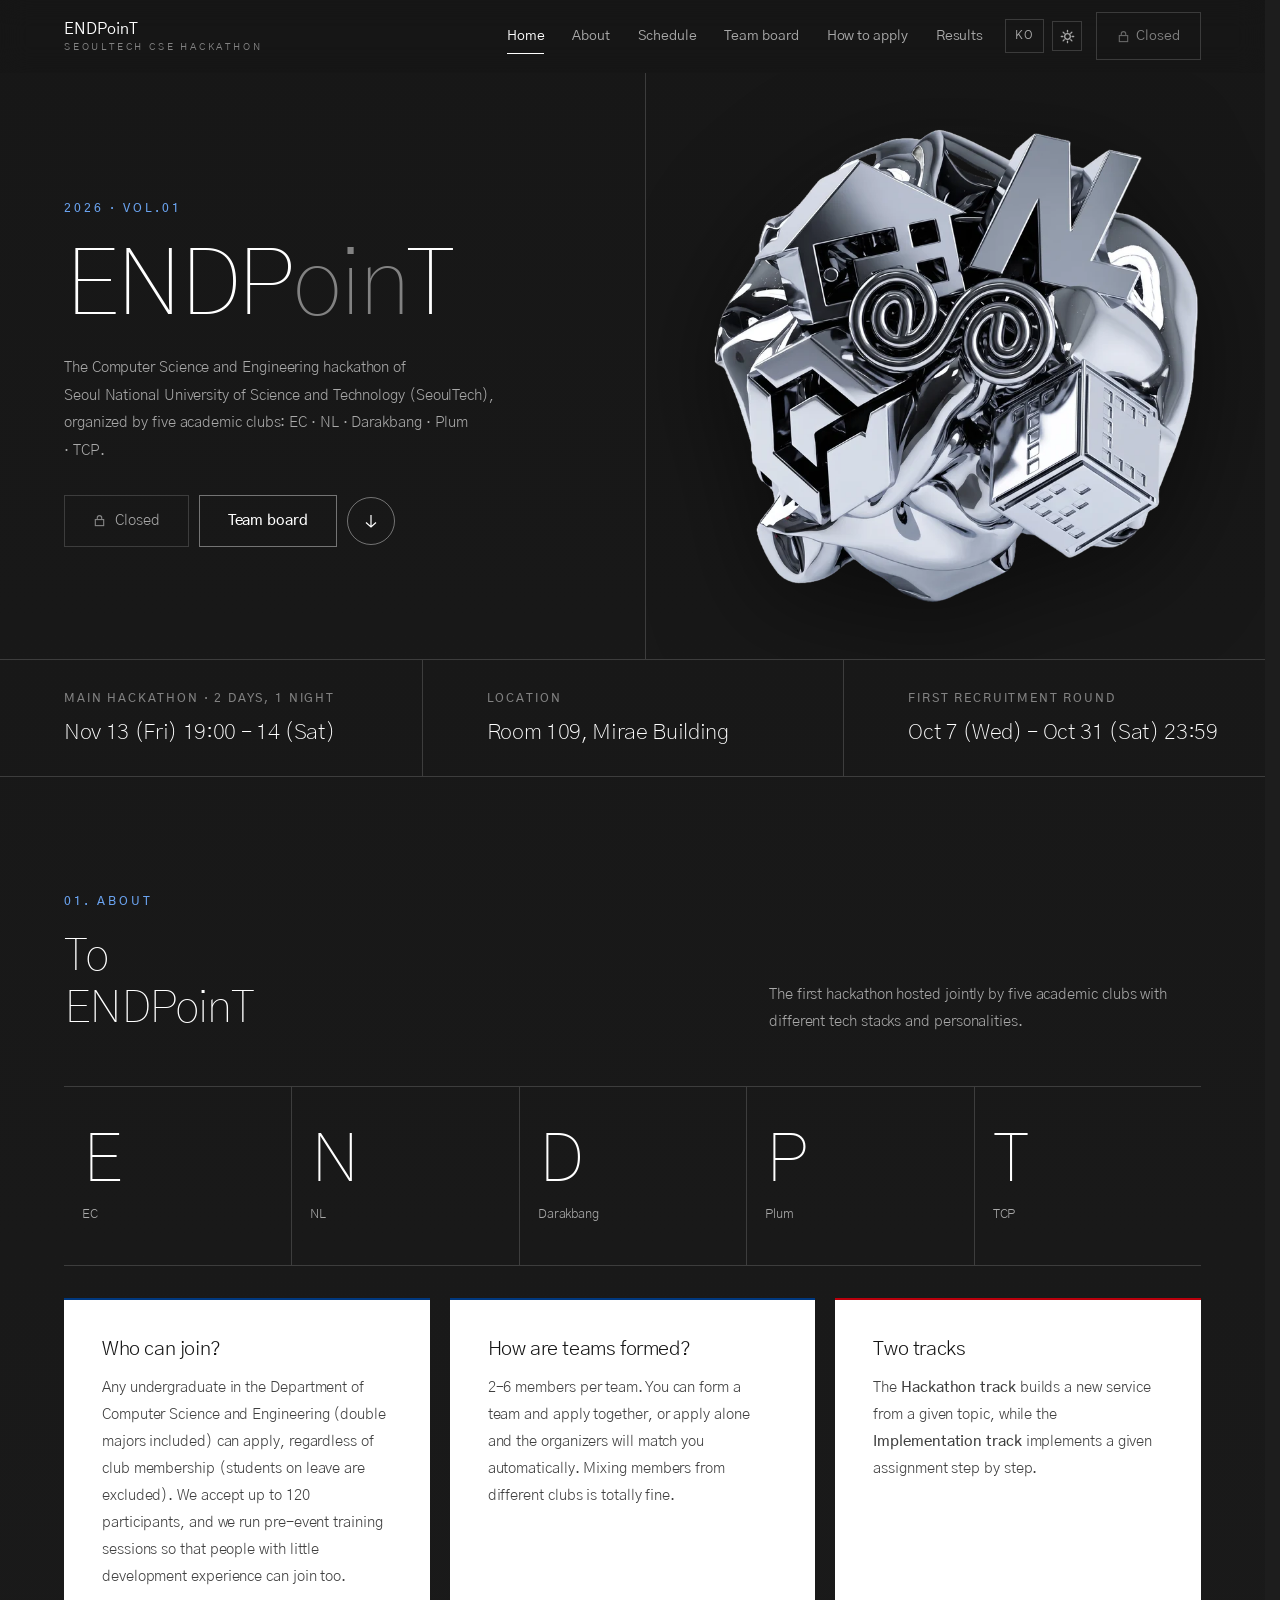
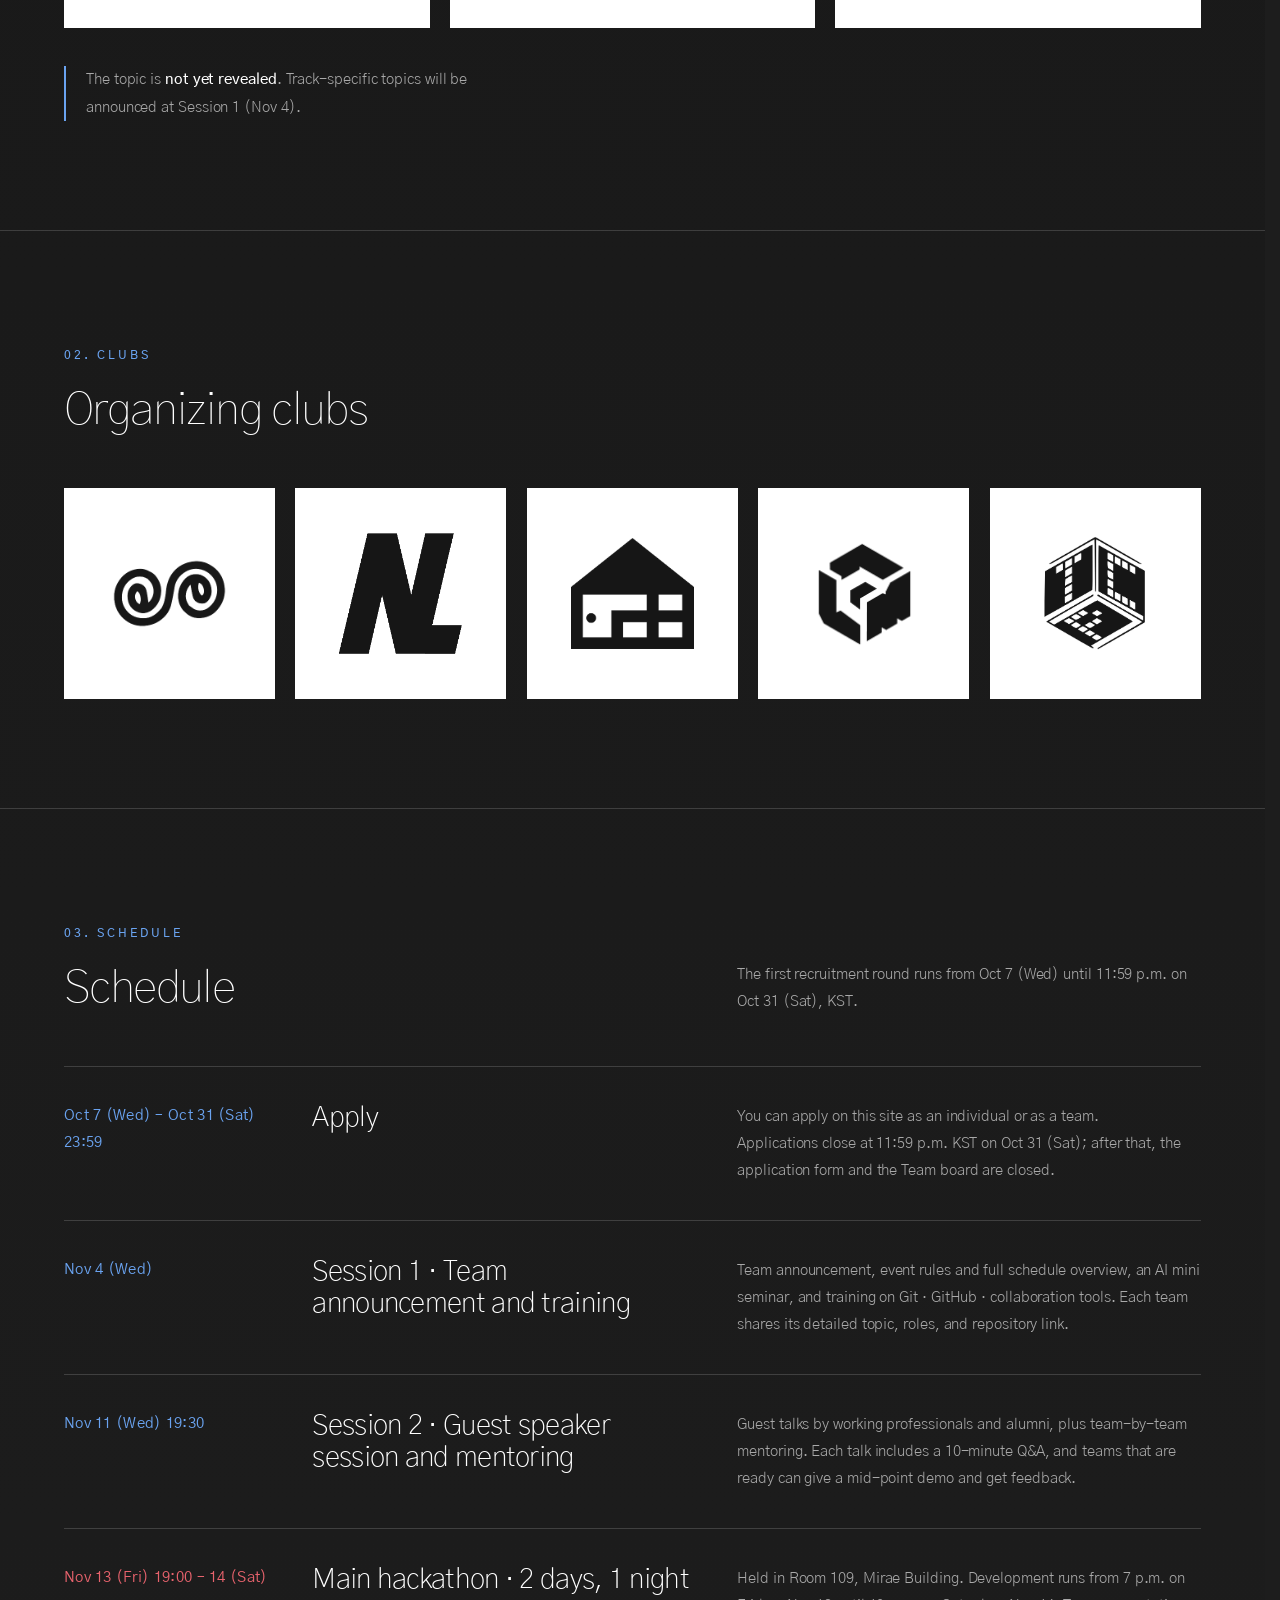
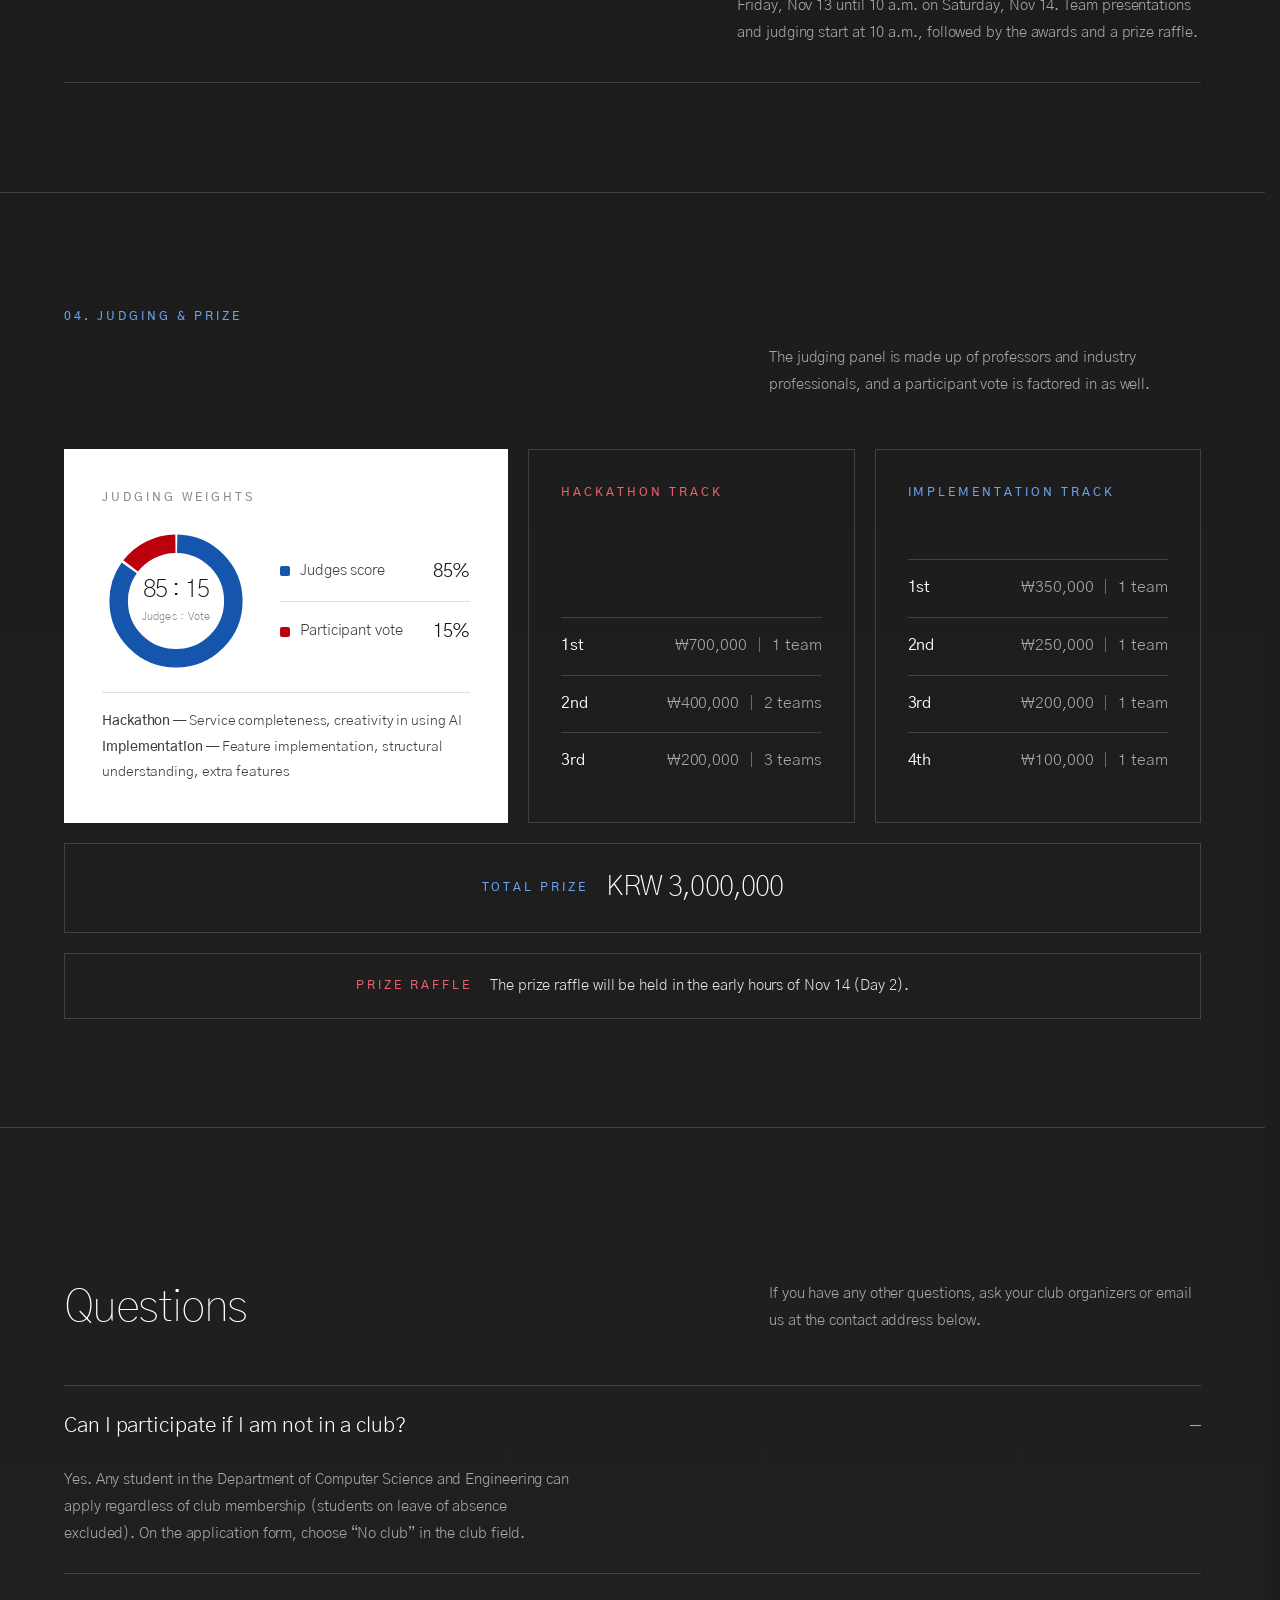
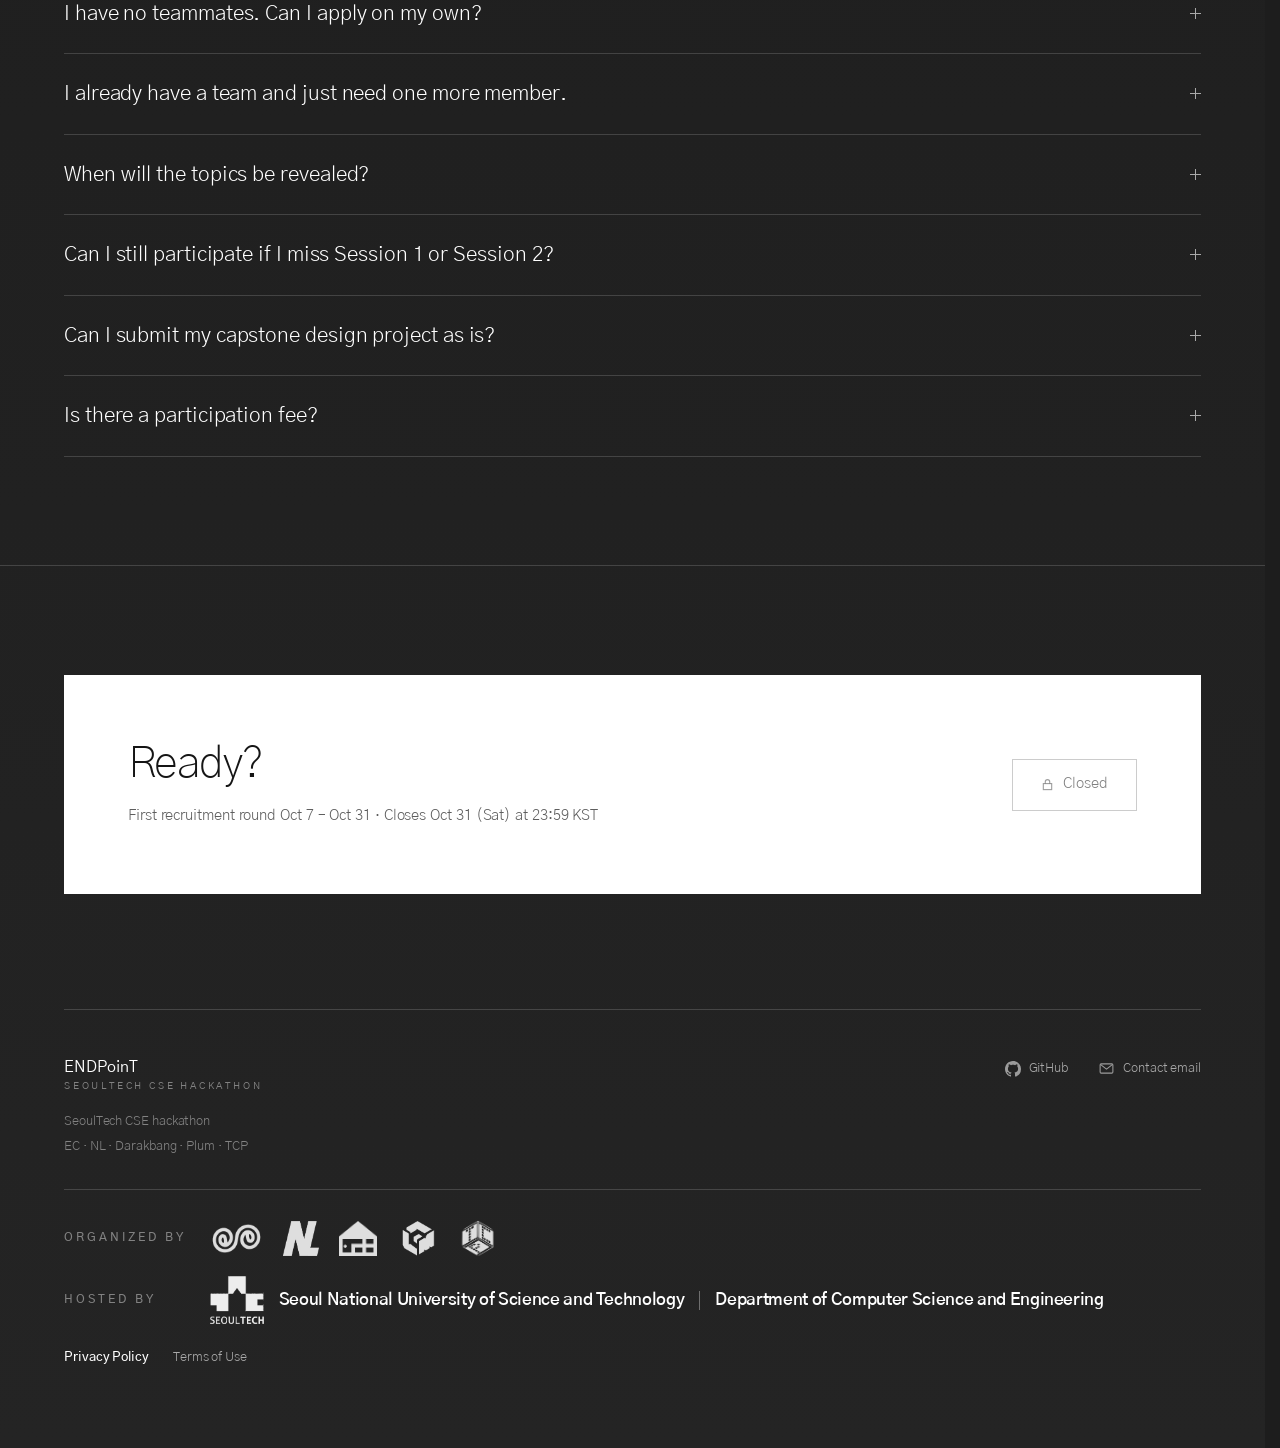
<file: en/index.html>
<!doctype html>
<html lang="en">
<head>
<meta charset="utf-8">
<meta name="viewport" content="width=device-width, initial-scale=1, viewport-fit=cover">
<meta name="theme-color" content="#191919">
<!-- 화면 테마: 밝은 화면을 고른 사람은 첫 화면부터 밝게 (assets/theme.js 가 단추를 단다) -->
<script>try{if(localStorage.getItem('ep-theme')==='light')document.documentElement.setAttribute('data-theme','light')}catch(e){}</script>
<script src="../assets/theme.js?v=547fe78e" defer></script>
<script>document.documentElement.className+=" js";</script>
<title>ENDPoinT</title>
<meta name="description" content="ENDPoinT: the Computer Science and Engineering hackathon of Seoul National University of Science and Technology (SeoulTech), organized by five academic clubs. Nov 13–14, 2026, overnight.">
<!-- 엠블럼: 탭 아이콘 · 홈 화면 아이콘 -->
<link rel="icon" href="../assets/img/icon-192.png" sizes="192x192" type="image/png">
<link rel="icon" href="../assets/img/icon-512.png" sizes="512x512" type="image/png">
<link rel="apple-touch-icon" href="../assets/img/apple-touch-icon.png">
<!-- 카카오톡·메신저로 링크를 보냈을 때 뜨는 카드 -->
<meta property="og:type" content="website">
<meta property="og:site_name" content="ENDPoinT">
<meta property="og:locale" content="en_US">
<meta property="og:locale:alternate" content="ko_KR">
<meta property="og:title" content="ENDPoinT — SeoulTech CSE Hackathon">
<meta property="og:description" content="The SeoulTech Computer Science and Engineering hackathon, organized by EC · NL · Darakbang · Plum · TCP. Nov 13–14, 2026, overnight, Room 109, Mirae Building.">
<meta property="og:url" content="https://2026endpoint.github.io/en/">
<link rel="canonical" href="https://2026endpoint.github.io/en/">
<link rel="alternate" hreflang="en" href="https://2026endpoint.github.io/en/">
<link rel="alternate" hreflang="ko" href="https://2026endpoint.github.io/">
<meta property="og:image" content="https://2026endpoint.github.io/assets/img/og.jpg">
<meta property="og:image:width" content="1200">
<meta property="og:image:height" content="630">
<meta property="og:image:alt" content="ENDPoinT emblem">
<meta name="twitter:card" content="summary_large_image">
<link rel="preconnect" href="https://fonts.googleapis.com">
<link rel="preconnect" href="https://fonts.gstatic.com" crossorigin>
<link rel="stylesheet" href="https://fonts.googleapis.com/css2?family=Gothic+A1:wght@100;200;300;400;500;600;700&display=swap">
<!-- 로그인·신청서·게시판이 쓰는 구글 서버와 미리 손을 잡아 둔다. 첫 요청에서 DNS 조회와
     TLS 악수에 드는 0.2~0.4초를 페이지가 그려지는 동안 미리 치러 두는 것이다.
     script.googleusercontent.com 은 /exec 가 결과를 넘겨주는 곳이라 같이 걸어 둔다. -->
<!-- 첫 화면을 채우는 엠블럼은 화면 폭에 맞는 크기 하나만 미리 받아 둔다 -->
<link rel="preload" as="image" type="image/webp"
      imagesrcset="../assets/img/hero-512.webp 512w, ../assets/img/hero-768.webp 768w, ../assets/img/hero-1024.webp 1024w, ../assets/img/hero-1536.webp 1536w"
      imagesizes="(max-width:1060px) 360px, 520px">
<link rel="preconnect" href="https://accounts.google.com">
<link rel="preconnect" href="https://script.google.com">
<link rel="preconnect" href="https://script.googleusercontent.com">
<style>
:root{
  --ink:#191919; --ink-2:#1F1F1F; --ink-3:#252525;
  --paper:#FFFFFF; --paper-ink:#151515;
  --fg:#E8E8E8; --dim:#A9A9A9; --dim-2:#828282;
  --line:rgba(255,255,255,.16); --line-k:rgba(0,0,0,.13);
  --blue:#6AA3F0; --blue-k:#00387F; --red:#E8636D; --red-k:#BA000C;
  --font:"Gothic A1",-apple-system,BlinkMacSystemFont,"Apple SD Gothic Neo","Malgun Gothic",Pretendard,system-ui,sans-serif;
  --ease:cubic-bezier(.22,.61,.36,1);
  --hdr-rgb:23,23,23;
  --gut:clamp(20px,5vw,76px);
  --maxw:1340px;
}
/* ===== 화면 테마 =====
   어두운 화면(기본)은 위의 값 그대로. 머리의 해 · 달 단추가 <html data-theme="light"> 를 붙이면 아래 값으로 바뀐다.
   흰 카드(paper)와 그 안의 글자 · 색(blue-k · red-k)은 두 화면이 같다 — 밝은 화면에서는 가는 테두리로 바탕과 나눈다. */
:root{
  --hi:#fff; --on-hi:#151515; --tint:255,255,255; --glow:#fff;
  --blue-rgb:106,163,240; --red-rgb:232,99,109;
  --ph:#5E5E5E; --inapp:#1F2328; --inapp-notice:#1B2231;
  --bg-0:#171717; --bg-1:#1A1A1A; --bg-2:#1D1D1D; --bg-3:#212121; --bg-4:#242424;
}
:root[data-theme="light"]{
  --ink:#F4F4F2; --ink-2:#FFFFFF; --ink-3:#EAEAE7;
  --fg:#262626; --dim:#595959; --dim-2:#6F6F6F;
  --line:rgba(0,0,0,.14);
  --blue:#1655AD; --red:#BA000C;
  --hi:#111111; --on-hi:#FFFFFF; --tint:0,0,0; --glow:#00387F;
  --blue-rgb:22,85,173; --red-rgb:186,0,12;
  --ph:#9B9B9B; --inapp:#E9EDF3; --inapp-notice:#E3EBF8;
  --hdr-rgb:248,248,246;
  --bg-0:#FAFAF9; --bg-1:#F7F7F6; --bg-2:#F4F4F2; --bg-3:#F1F1EF; --bg-4:#EEEEEC;
  color-scheme:light;
}
:root[data-theme="light"] .card,:root[data-theme="light"] .cta,:root[data-theme="light"] .post,:root[data-theme="light"] .club-face{box-shadow:0 0 0 1px var(--line)}
:root[data-theme="light"] img[src*="img/mark-"],:root[data-theme="light"] img[src*="seoultech-cse"]{filter:invert(1)}

*{box-sizing:border-box}
html{scroll-behavior:smooth;background:linear-gradient(180deg,var(--bg-0) 0%,var(--bg-1) 30%,var(--bg-2) 60%,var(--bg-3) 85%,var(--bg-4) 100%);background-repeat:no-repeat;min-height:100vh;-webkit-text-size-adjust:100%;text-size-adjust:100%;overflow-x:hidden}
body{margin:0;color:var(--fg);font-family:var(--font);font-weight:300;font-size:16px;line-height:1.85;
  letter-spacing:-.005em;-webkit-font-smoothing:antialiased;overflow-x:clip}
  
img{max-width:100%;display:block}
h1,h2,h3{margin:0;font-weight:200;letter-spacing:-.02em;line-height:1.14;color:var(--hi)}
p{margin:0}
a{color:inherit}
strong,b{font-weight:500}
.wrap{max-width:var(--maxw);margin:0 auto;padding-inline:var(--gut)}
.lab{font-size:10.5px;letter-spacing:.26em;text-transform:uppercase;font-weight:500;color:var(--dim-2);display:inline-block}
.lab.blue{color:var(--blue)} .lab.red{color:var(--red)}
hr.rule{height:1px;background:var(--line);border:0;margin:0;transform-origin:left}

/* ================= motion ================= */
.js [data-anim]{opacity:0;transform:translateY(20px);
  transition:opacity .95s var(--ease),transform .95s var(--ease);transition-delay:var(--d,0s)}
.js [data-anim].in{opacity:1;transform:none}
.js [data-anim="fade"]{transform:none}
.js [data-anim="line"]{opacity:1;transform:scaleX(0);transition:transform 1.1s var(--ease);transition-delay:var(--d,0s)}
.js [data-anim="line"].in{transform:scaleX(1)}
.js [data-anim="mask"]{opacity:1;transform:none;overflow:hidden;display:block}
.js [data-anim="mask"]>span{display:block;transform:translateY(112%);
  transition:transform 1.05s var(--ease);transition-delay:var(--d,0s)}
.js [data-anim="mask"].in>span{transform:none}
.js [data-anim="plate"]{opacity:0;transform:translateY(26px) scale(.985);
  transition:opacity 1.15s var(--ease),transform 1.15s var(--ease);transition-delay:var(--d,0s)}
.js [data-anim="plate"].in{opacity:1;transform:none}
.wm{white-space:nowrap}
.js .wm span{display:inline-block;opacity:0;transform:translateX(-.34em);filter:blur(4px);
  transition:opacity .62s var(--ease),transform .72s var(--ease),filter .62s var(--ease);
  transition-delay:calc(var(--i,0) * 62ms)}
.js .wm.in span{opacity:1;transform:none;filter:none}
.view{display:none}
.view.on{display:block}
.js .view.on{animation:viewIn .6s var(--ease) both}
/* 떠오르는 움직임(translateY)은 뺐다 — 다른 화면에서 '일정' 등을 누르면 그 움직임 도중에 위치를 재서
   제목이 헤더 밑으로 12px 숨었다 (1008) */
@keyframes viewIn{from{opacity:0}to{opacity:1}}
@media (prefers-reduced-motion:reduce){
  html{scroll-behavior:auto}
  [data-anim],[data-anim].in,.wm span,[data-anim="mask"]>span,.post{opacity:1!important;transform:none!important;transition:none!important;animation:none!important}
  .view.on{animation:none}
  .parallax{transform:none!important}
}

/* ================= header ================= */
header.top{position:sticky;top:0;z-index:60;background:rgba(var(--hdr-rgb),.78);
  -webkit-backdrop-filter:blur(14px) saturate(140%);backdrop-filter:blur(14px) saturate(140%);
  border-bottom:1px solid transparent;transition:border-color .4s var(--ease),background .4s var(--ease)}
header.top.scrolled{border-bottom-color:var(--line);background:rgba(var(--hdr-rgb),.94)}
.top-in{display:grid;grid-template-columns:1fr auto 1fr;align-items:center;gap:16px;min-height:72px}
.top-in>nav{justify-self:end}

/* 헤더 가운데 로그인 위젯 — 사이트 전체의 로그인/로그아웃은 여기서 */
.top-auth{display:flex;align-items:center;justify-content:center;min-height:36px}
.top-auth[hidden]{display:none}   /* 모집 기간이 아닐 때. display:flex 가 기본 [hidden] 을 이기므로 */
.top-auth .g-wide{display:block}
.top-auth .g-icon{display:none}
.top-auth .who{display:flex;align-items:center;gap:10px}
.top-auth .who img{width:28px;height:28px;border-radius:50%;background:rgba(var(--tint),.06);flex-shrink:0}
.top-auth .who .nm{font-size:13px;font-weight:400;color:var(--hi);max-width:14ch;overflow:hidden;text-overflow:ellipsis;white-space:nowrap}
.top-auth .tiny{height:30px;padding:0 12px;border:1px solid rgba(var(--tint),.34);background:transparent;color:var(--hi);
  font-family:var(--font);font-size:12px;font-weight:500;cursor:pointer;white-space:nowrap;transition:background .3s var(--ease),color .3s var(--ease)}
.top-auth .tiny:hover{background:var(--hi);color:var(--on-hi)}
.top-auth .tiny.fill{background:var(--hi);color:var(--on-hi)}
.top-auth .tiny.fill:hover{background:var(--dim)}
.mark{text-decoration:none;display:block;line-height:1.4}
.mark b{display:block;font-size:16px;font-weight:400;letter-spacing:.01em;color:var(--hi)}
.mark span{display:block;font-size:9px;letter-spacing:.28em;text-transform:uppercase;color:var(--dim-2);font-weight:400}
.top nav{display:flex;align-items:center;gap:0;flex-wrap:wrap;justify-content:flex-end}
.top nav a{position:relative;font-size:13.5px;font-weight:400;color:var(--dim);text-decoration:none;padding:8px 14px;transition:color .3s var(--ease)}
.top nav a::after{content:"";position:absolute;left:14px;right:14px;bottom:2px;height:1px;background:var(--hi);
  transform:scaleX(0);transform-origin:right;transition:transform .45s var(--ease)}
.top nav a:hover{color:var(--hi)}
.top nav a:hover::after,.top nav a.on::after{transform:scaleX(1);transform-origin:left}
.top nav a.on{color:var(--hi)}
.top nav a.apply{margin-left:14px;background:var(--hi);color:var(--on-hi);font-weight:500;padding:11px 20px}
.top nav a.apply::after{display:none}
.top nav a.apply:hover{background:var(--dim)}
/* 모집 기간 밖 — 흰 알약을 조용한 안내 라벨로 (자물쇠 아이콘이 들어가므로 inline-flex) */
.top nav a.apply.gated{display:inline-flex;align-items:center;gap:6px;background:transparent;color:var(--dim-2);
  border:1px solid var(--line);font-weight:400;cursor:default}
.top nav a.apply.gated:hover{background:transparent;color:var(--dim-2)}
/* language switch (KO / EN) */
.top nav a.lang{margin-left:8px;padding:5px 9px;font-size:11.5px;letter-spacing:.1em;border:1px solid var(--line)}
.top nav a.lang::after{display:none}
.top nav span.sm-only{display:none}
.top nav a.lang:hover{border-color:rgba(var(--tint),.5)}
.top nav a.apply.gated svg{opacity:.75}
.progress{position:fixed;top:0;left:0;height:2px;width:100%;transform:scaleX(0);transform-origin:left;
  background:linear-gradient(90deg,var(--blue),var(--glow));z-index:70;pointer-events:none}

/* ================= hero ================= */
.hero{border-bottom:1px solid var(--line);overflow:hidden}
.hero-grid{display:grid;grid-template-columns:minmax(0,1.02fr) minmax(0,.98fr);min-height:clamp(440px,64vh,660px)}
.hero-txt{padding:clamp(48px,7vw,96px) var(--gut) clamp(44px,6vw,80px);
  max-width:calc(var(--maxw)*.52 + var(--gut));margin-left:auto;width:100%;
  display:flex;flex-direction:column;justify-content:center;gap:22px}
.hero-img{position:relative;border-left:1px solid var(--line);
  background:radial-gradient(58% 56% at 50% 46%,rgba(var(--tint),.07),rgba(var(--tint),0) 72%);
  display:grid;place-items:center;padding:clamp(20px,3.2vw,52px);overflow:hidden}
/* 엠블럼은 가로·세로 둘 다 화면에 맞춰 줄인다 (세로로 짧은 화면에서도 글씨가 밀려나지 않게) */
.hero-img img{display:block;width:auto;height:auto;max-width:100%;max-height:min(56vh,520px);border:0;
  filter:drop-shadow(0 24px 52px rgba(0,0,0,.5))}
@supports (height:1svh){
  .hero-grid{min-height:clamp(440px,64svh,660px)}
  .hero-img img{max-height:min(56svh,520px)}
}
h1.title{font-size:clamp(44px,7.4vw,110px);font-weight:100;line-height:.96;letter-spacing:-.045em;color:var(--hi);padding-right:.06em;white-space:nowrap}
h1.title .o{color:var(--dim-2)}
.lede{font-size:clamp(18px,2.2vw,26px);font-weight:200;line-height:1.5;color:var(--hi);max-width:21ch;letter-spacing:-.015em}
.sub{font-size:15px;font-weight:300;line-height:1.95;color:var(--dim);max-width:54ch}
.hero-cta{display:flex;flex-wrap:wrap;gap:10px;margin-top:8px;align-items:center}

/* buttons */
.btn{position:relative;display:inline-flex;align-items:center;justify-content:center;gap:9px;min-height:52px;padding:0 28px;
  font-family:var(--font);font-size:14.5px;font-weight:500;letter-spacing:-.005em;text-decoration:none;cursor:pointer;
  background:var(--hi);color:var(--on-hi);border:1px solid var(--hi);overflow:hidden;transition:color .4s var(--ease)}
.btn span{position:relative;z-index:1}
/* 모집 기간 밖 — 버튼을 눌리지 않는 안내 라벨로 바꾼다 (href 를 떼므로 포커스도 가지 않는다) */
.btn.gated{background:transparent;color:var(--dim);border-color:var(--line);cursor:default;font-weight:300}
.btn.gated::before{display:none}
.btn.gated:hover{color:var(--dim)}
.btn.gated svg{flex:0 0 auto;opacity:.75}
.btn-k.gated{border-color:rgba(0,0,0,.2);color:rgba(21,21,21,.55)}
.btn-k.gated:hover{color:rgba(21,21,21,.55)}
.btn::before{content:"";position:absolute;inset:0;background:var(--on-hi);transform:translateY(101%);transition:transform .45s var(--ease)}
.btn:hover{color:var(--hi)}
.btn:hover::before{transform:none}
.btn-o{background:transparent;color:var(--hi);border-color:rgba(var(--tint),.4)}
.btn-o::before{background:var(--hi)}
.btn-o:hover{color:var(--on-hi);border-color:var(--hi)}
.btn-k{background:#151515;color:#fff;border-color:#151515}
.btn-k::before{background:#fff}
.btn-k:hover{color:#151515}
.btn-sm{min-height:44px;padding:0 18px;font-size:13px}
.arrow{width:48px;height:48px;border-radius:50%;border:1px solid rgba(var(--tint),.4);background:transparent;
  display:grid;place-items:center;cursor:pointer;color:var(--hi);text-decoration:none;
  transition:background .4s var(--ease),color .4s var(--ease),border-color .4s var(--ease)}
.arrow svg{animation:nudge 2.6s var(--ease) infinite}
@keyframes nudge{0%,72%,100%{transform:translateY(0)}84%{transform:translateY(4px)}}
.arrow:hover{background:var(--hi);color:var(--on-hi);border-color:var(--hi)}

/* facts */
.facts{display:grid;grid-template-columns:repeat(3,minmax(0,1fr));border-bottom:1px solid var(--line)}
.facts>div{padding:28px var(--gut);border-left:1px solid var(--line)}
.facts>div:first-child{border-left:0}
.facts .lab{margin-bottom:9px}
.facts b{display:block;font-size:clamp(17px,1.9vw,22px);font-weight:200;color:var(--hi);letter-spacing:-.015em;line-height:1.35}

/* sections */
section{padding:clamp(60px,8.5vw,120px) 0;border-bottom:1px solid var(--line);scroll-margin-top:72px;position:relative;overflow:hidden}
.head{display:grid;grid-template-columns:minmax(0,1.12fr) minmax(0,.74fr);gap:clamp(20px,4vw,68px);align-items:end;margin-bottom:clamp(30px,4vw,56px)}
.head h2{font-size:clamp(26px,4vw,46px);font-weight:100;letter-spacing:-.035em}
.head .lab{margin-bottom:18px}
.head p{color:var(--dim);font-size:14.5px;line-height:1.95}

.card{background:var(--paper);color:var(--paper-ink);padding:clamp(26px,3vw,38px);display:flex;flex-direction:column;gap:13px;
  transition:transform .5s var(--ease)}
.card:hover{transform:translateY(-4px)}
.card h3{color:var(--paper-ink);font-size:20px;font-weight:300}
.card p{font-size:14.5px;line-height:1.9;color:#3F3F3F;font-weight:300}
.card .lab{color:#8A8A8A}
.card.blue-top{border-top:2px solid var(--blue-k)}
.card.red-top{border-top:2px solid var(--red-k)}
.cards3{display:grid;grid-template-columns:repeat(3,minmax(0,1fr));gap:clamp(12px,1.6vw,20px)}
.cards2{display:grid;grid-template-columns:repeat(2,minmax(0,1fr));gap:clamp(12px,1.6vw,20px)}

.initials{display:grid;grid-template-columns:repeat(5,minmax(0,1fr));border-top:1px solid var(--line);border-bottom:1px solid var(--line)}
.initials>div{padding:clamp(24px,3.2vw,38px) 18px;border-left:1px solid var(--line);display:flex;flex-direction:column;gap:8px}
.initials>div:first-child{border-left:0}
.initials b{font-size:clamp(40px,5.6vw,70px);font-weight:100;line-height:1;letter-spacing:-.06em;color:var(--hi)}
.initials>div.hl b{color:var(--red)}
.initials span{font-size:13px;color:var(--dim);font-weight:300}

/* --n(열 수)과 --gap 은 소개 패널의 위치 계산에도 쓴다 */
.clubs{--n:5;--gap:clamp(12px,1.6vw,20px);position:relative;display:grid;
  grid-template-columns:repeat(var(--n),minmax(0,1fr));gap:var(--gap)}
/* 엠블럼 하나만 놓는 정사각 칸. 이름·참가 규모·소개를 빼서 로고로만 읽히게 했다. */
/* max-height 가 없으면 3열로 접히는 폭(900~1060px)에서 한 칸이 300px 가까운 정사각형이
   되어 흰 면만 넓어진다. 그 구간에서만 살짝 납작해지고 나머지는 정사각형 그대로다. */
.club{appearance:none;-webkit-appearance:none;border:0;margin:0;padding:0;background:none;font:inherit;color:inherit;
  position:relative;display:block;width:100%;aspect-ratio:1;max-height:230px;cursor:pointer;z-index:3;
  -webkit-tap-highlight-color:transparent}
/* 움직이는 것은 칸(.club)이 아니라 안쪽 흰 면이다. 칸에는 스크롤 등장 효과가 이미 transform 을 쓰고 있다.
   펼칠 때 흰 면을 옮기고 줄이므로 기준점을 왼쪽 위에 둔다 */
.club-face{position:absolute;inset:0;background:var(--paper);display:grid;place-items:center;transform-origin:0 0;
  will-change:transform;transition:transform .75s var(--ease),opacity .45s var(--ease)}
/* 로고마다 가로세로 비가 다르다. 같은 크기의 네모를 주고 그 안에서 비율을 지키게 한다.
   %로 잡아 두면 칸이 커지고 작아져도 로고와 여백의 비가 그대로다. */
.club img{width:58%;height:58%;object-fit:contain}
@media (hover:hover) and (pointer:fine){ .clubs:not(.open) .club:hover .club-face{transform:translateY(-4px)} }
.club:focus-visible{outline:none}
.club:focus-visible .club-face{outline:2px solid var(--blue);outline-offset:3px}

/* 펼침 — 고른 엠블럼은 첫 칸으로, 나머지는 작게 모인다 (PC 는 패널 밑 한 줄, 좁은 화면은 큰 엠블럼 밑 2×2).
   자리(--tx/--ty)와 크기(--s)는 JS 가 잰다. 작은 엠블럼에 올리면(터치는 누르면) 그 동아리로 바뀐다 */
.club.act{z-index:4}
.clubs.open .club-face{transform:translate(var(--tx,0px),var(--ty,0px)) scale(var(--s,1))}
.clubs.open .club:not(.act) .club-face{opacity:.62;
  transition:transform .8s var(--ease) calc(.04s + var(--k,0) * .035s),opacity .45s var(--ease)}
.clubs.open .club:not(.act):hover .club-face,.clubs.open .club:not(.act):focus-visible .club-face{opacity:1;
  transform:translate(var(--tx,0px),calc(var(--ty,0px) - 3px)) scale(var(--s,1));transition:transform .35s var(--ease),opacity .3s var(--ease)}
/* 흰 면은 옮겨 가도 버튼 상자는 제자리에 남아 패널(닫기 버튼 등)을 덮는다. 상자는 마우스를 흘려보내고
   옮겨 간 흰 면만 받는다 (누르면 버튼까지 올라가므로 클릭 처리는 그대로다) */
.clubs.open .club{pointer-events:none}
.clubs.open .club-face{pointer-events:auto}
/* 작은 엠블럼은 영역 아래 여백으로 넘쳐 나온다(영역 높이는 그대로라 아래 내용이 움직이지 않는다).
   넘친 곳 사이의 틈도 영역 안으로 치도록 보이지 않는 받침을 깐다 — 마우스가 큰 엠블럼에서
   작은 엠블럼으로 내려가는 사이에 영역을 벗어난 것으로 보고 닫아 버리지 않게 */
.club-pad{position:absolute;left:0;right:0;top:0;height:var(--reach,0px);z-index:0;pointer-events:none}
.clubs.open .club-pad{pointer-events:auto}

/* 소개 패널 — 첫 칸 오른쪽의 빈자리를 채운다. 높이(--ch)는 엠블럼 칸 높이, 글이 길면 그보다 늘어난다 */
.club-card{--h3:clamp(26px,3vw,38px);--pad:clamp(20px,2.4vw,30px);
  position:absolute;top:0;right:0;left:calc((100% - (var(--n) - 1) * var(--gap)) / var(--n) + var(--gap));
  min-height:var(--ch,100%);z-index:2;padding:var(--pad) clamp(20px,3vw,40px);
  border:1px solid var(--line);background:rgba(var(--tint),.025);
  opacity:0;visibility:hidden;transform:translateX(16px);will-change:transform,opacity;
  transition:opacity .3s var(--ease),transform .45s var(--ease),visibility 0s linear .45s}
.clubs.open .club-card{opacity:1;visibility:visible;transform:none;
  transition:opacity .55s var(--ease) .1s,transform .8s var(--ease) .1s,visibility 0s}

.club-body{display:none;flex-direction:column;gap:12px}
.club-body.on{display:flex}
.club-body h3{font-size:var(--h3);font-weight:100;letter-spacing:-.04em;line-height:1.14;color:var(--hi)}
.club-body p{font-size:14.5px;line-height:1.9;color:var(--dim);font-weight:300;max-width:70ch}
/* 빈자리에 깔리는 동아리 마크 — assets/img/mark-<동아리>.png (흰 마크, 바탕 투명)를 모양 틀(mask)로 써서
   예전 큰 머리글자(E·N·D·P·T)와 같은 옅은 흰색으로 칠한다. 크기는 --mk. EC 마크는 가로로 길고 위아래 여백이 있어
   상자를 넓히고 가운데에 맞춘다 */
.club-body{--mk:clamp(84px,10.5vw,150px)}
.club-body[data-club="ec"]{--mark:url(../assets/img/mark-ec.png)}
.club-body[data-club="nl"]{--mark:url(../assets/img/mark-nl.png)}
.club-body[data-club="darakbang"]{--mark:url(../assets/img/mark-darakbang.png)}
.club-body[data-club="plum"]{--mark:url(../assets/img/mark-plum.png)}
.club-body[data-club="tcp"]{--mark:url(../assets/img/mark-tcp.png)}
.club-body::after{content:"";position:absolute;right:clamp(14px,2.2vw,28px);bottom:clamp(12px,1.8vw,24px);z-index:-1;pointer-events:none;
  width:var(--mk);height:var(--mk);background:rgba(var(--tint),.05);
  -webkit-mask:var(--mark) right bottom/contain no-repeat;mask:var(--mark) right bottom/contain no-repeat;
  opacity:0;transform:translateY(14px);transition:opacity .2s var(--ease),transform .2s var(--ease)}
.club-body[data-club="ec"]::after{width:calc(var(--mk) * 1.5);-webkit-mask-size:100% auto;mask-size:100% auto;-webkit-mask-position:center;mask-position:center}
/* 휴대폰은 패널이 좁아 마크가 글 뒤로 많이 겹친다 — 조금 작게 */
@media (max-width:720px){.club-body{--mk:64px}}
.clubs.open .club-body.in::after{opacity:1;transform:none;transition:opacity 1s var(--ease) .45s,transform 1.1s var(--ease) .45s}
/* 이름 → 소개 → 링크 순서로 하나씩 올라온다. 동아리를 바꿀 때도 새 글이 다시 하나씩 올라온다 */
.club-body>*{opacity:0;transform:translateY(12px);transition:opacity .2s var(--ease),transform .2s var(--ease)}
.club-body>:nth-child(2){--i:1} .club-body>:nth-child(3){--i:2} .club-body>:nth-child(4){--i:3}
.clubs.open .club-body.in>*{opacity:1;transform:none;
  transition:opacity .6s var(--ease),transform .75s var(--ease);transition-delay:calc(.3s + var(--i,0) * .1s)}

/* 사이트 — 소개 바로 밑에. 앞의 작은 글자는 링크 종류(Website · GitHub · Instagram · Notion) */
.club-link{align-self:flex-start;display:inline-flex;align-items:center;gap:10px;margin-top:-2px;padding-bottom:5px;max-width:100%;
  font-size:13.5px;font-weight:400;color:var(--hi);text-decoration:none;border-bottom:1px solid rgba(var(--tint),.3);
  transition:border-color .3s var(--ease)}
.club-link .k{font-size:10px;letter-spacing:.2em;text-transform:uppercase;font-weight:500;color:var(--blue);flex-shrink:0}
.club-link .u{min-width:0;overflow:hidden;text-overflow:ellipsis;white-space:nowrap}
.club-link svg{flex-shrink:0;transition:transform .35s var(--ease)}
.club-link:hover{border-bottom-color:var(--hi)}
.club-link:hover svg{transform:translate(2px,-2px)}
.club-link:focus-visible{outline:2px solid var(--blue);outline-offset:4px}
/* 휴대폰 폭에서는 주소가 잘리지 않게 링크 종류 글자를 뺀다 (주소만 봐도 어디인지 안다) */
@media (max-width:560px){ .club-link .k{display:none} }

@media (prefers-reduced-motion:reduce){
  .club-face,.club-card,.club-body>*,.club-body::after{transition:none!important}
}

.emrow{display:flex;align-items:center;gap:clamp(22px,3.6vw,52px);flex-wrap:wrap}
.emrow img{height:clamp(30px,3.6vw,42px);width:auto;opacity:.85;transition:opacity .4s var(--ease)}
.emrow img:hover{opacity:1}

.slot{display:grid;grid-template-columns:210px minmax(0,1fr) minmax(0,1.2fr);gap:clamp(16px,3vw,48px);
  padding:clamp(24px,3vw,36px) 0;border-top:1px solid var(--line);align-items:start;transition:background .45s var(--ease)}
.slot:last-of-type{border-bottom:1px solid var(--line)}
.slot time{font-size:14.5px;font-weight:400;color:var(--blue);letter-spacing:.02em;font-style:normal}
.slot.fin time{color:var(--red)}
.slot h3{font-size:clamp(20px,2.3vw,28px);font-weight:200;letter-spacing:-.025em;word-break:keep-all}
.slot p{font-size:14.5px;line-height:1.95;color:var(--dim);font-weight:300}

.bar{display:flex;flex-direction:column;gap:9px;margin-top:4px}
.bar .r{display:flex;justify-content:space-between;align-items:baseline;font-size:15px;font-weight:400;color:var(--paper-ink)}
.bar .t{height:6px;background:#E8E8E8;overflow:hidden}
.bar .f{height:100%;background:var(--blue-k);transform:scaleX(0);transform-origin:left;
  transition:transform 1.3s var(--ease);transition-delay:var(--d,.1s)}
.bar .f.red{background:var(--red-k)}
.in .bar .f,.bar.in .f,html:not(.js) .bar .f{transform:scaleX(1)}
.rows{display:flex;flex-direction:column}
.rows .r{display:flex;justify-content:space-between;align-items:center;padding:14px 0;border-top:1px solid var(--line);font-size:15.5px;font-weight:300}
.rows .r:first-child{border-top:0}
.rows .r b{font-weight:400;color:var(--hi)}
.rows .r span{color:var(--dim)}

details.faq{border-top:1px solid var(--line)}
details.faq:last-of-type{border-bottom:1px solid var(--line)}
details.faq summary{cursor:pointer;list-style:none;padding:24px 0;font-size:clamp(16px,1.9vw,21px);font-weight:300;color:var(--hi);
  display:flex;align-items:center;justify-content:space-between;gap:20px;transition:color .3s var(--ease)}
details.faq summary:hover{color:var(--blue)}
details.faq summary::-webkit-details-marker{display:none}
details.faq summary::after{content:"";width:11px;height:11px;flex-shrink:0;
  background:linear-gradient(currentColor,currentColor) center/100% 1px no-repeat,
             linear-gradient(currentColor,currentColor) center/1px 100% no-repeat;
  transition:transform .4s var(--ease);color:var(--dim)}
details.faq[open] summary::after{transform:rotate(90deg);
  background:linear-gradient(currentColor,currentColor) center/100% 1px no-repeat}
details.faq p{padding:0 0 26px;font-size:14.5px;line-height:1.95;color:var(--dim);max-width:76ch;font-weight:300;
  animation:faqIn .5s var(--ease) both}
@keyframes faqIn{from{opacity:0;transform:translateY(-6px)}to{opacity:1;transform:none}}

.cta{background:var(--paper);color:var(--paper-ink);padding:clamp(36px,5vw,68px);display:grid;
  grid-template-columns:minmax(0,1fr) auto;gap:clamp(20px,3vw,44px);align-items:center}
.cta h2{color:var(--paper-ink);font-size:clamp(25px,3.6vw,44px);font-weight:200;letter-spacing:-.035em}
.cta p{color:#5E5E5E;font-size:14.5px;margin-top:14px;font-weight:300}


footer{padding:clamp(44px,5vw,72px) 0 clamp(52px,6vw,80px);color:var(--dim-2);font-size:13px;line-height:1.95;font-weight:300}
footer .f-in{display:grid;grid-template-columns:minmax(0,1fr) auto;gap:32px;align-items:start}
footer a{color:var(--dim);text-decoration:none;display:block;transition:color .3s var(--ease)}
footer a:hover{color:var(--hi)}
.f-links{display:flex;gap:30px;flex-wrap:wrap}
.f-legal{display:flex;gap:24px;flex-wrap:wrap;margin-top:22px;font-size:12.5px}
.f-legal a{display:inline}
.f-legal a.pp{color:var(--hi);font-weight:500}
.host{display:flex;align-items:center;gap:22px;margin-top:30px;padding-top:26px;border-top:1px solid var(--line);flex-wrap:wrap}
/* 주관(동아리) 줄 밑에 주최(학과) 줄이 이어진다 — 두 줄 사이에는 선을 다시 긋지 않는다 */
.host-by+.host{margin-top:16px;padding-top:0;border-top:0}
/* 주관 동아리 엠블럼 — 누르면 그 동아리 사이트로 (02. Clubs 의 링크와 같다). 흰 마크라 어두운 바탕에 그대로 쓴다.
   마크마다 그림 안 여백이 달라 눈으로 보는 높이가 비슷하도록 높이를 따로 준다 (EC 는 가로로 길고 위아래 여백이 크다) */
.host-clubs{display:flex;align-items:center;flex-wrap:wrap;gap:4px 20px}
.host-club{display:inline-flex;align-items:center;justify-content:center;height:44px;opacity:.85;transition:opacity .3s var(--ease)}
.host-club:hover,.host-club:focus-visible{opacity:1}
.host-club:focus-visible{outline:2px solid var(--blue);outline-offset:4px}
.host-club img{display:block;height:35px;width:auto}
.hc-ec img{height:53px}
.hc-plum img{height:42px}
.hc-tcp img{height:37px}
html[lang=en] .host>.lab{min-width:10.8em}   /* 'HOSTED BY' · 'ORGANIZED BY' 뒤 내용이 같은 선에서 시작하게 */
@media (max-width:560px){.host-clubs{gap:4px 16px}.host-club img{height:25px}.hc-ec img{height:38px}.hc-plum img{height:30px}.hc-tcp img{height:27px}}
.dept{display:flex;align-items:center;gap:15px;flex-wrap:wrap}
.dept-mark{height:48px;width:auto;opacity:.92}
.dept-name,.dept-sub{font-size:17px;font-weight:600;color:var(--hi);letter-spacing:-.02em;line-height:1.2}
.dept-bar{width:1px;height:19px;background:rgba(var(--tint),.34)}
@media (max-width:560px){
  .dept{gap:11px}
  .dept-mark{height:38px}
  .dept-name,.dept-sub{font-size:14.5px}
  .dept-bar{height:15px}
}

/* apply */
.fields{display:grid;grid-template-columns:repeat(3,minmax(0,1fr))}
.fields>div{box-shadow:0 0 0 1px var(--line);padding:22px;display:flex;flex-direction:column;gap:8px;transition:background .45s var(--ease)}
.fields>div:hover{background:rgba(var(--tint),.05)}
.fields b{font-size:15px;font-weight:400;color:var(--hi)}
.chips{display:flex;flex-wrap:wrap;gap:8px;margin-top:6px}
br.opt{display:inline}
@media (max-width:820px){br.opt{display:none}}
.chip{padding:10px 15px;border:1px solid var(--line);font-size:13px;color:var(--dim);font-weight:300}
.stack{border:1px solid var(--line)}
.stack>div{padding:22px 24px;border-bottom:1px solid var(--line)}
.stack>div:last-child{border-bottom:0}
.stack b{display:block;font-size:16px;font-weight:200;color:var(--hi);margin-top:6px}

/* ==============================================================
   로딩 표시 — 안드로이드 킷캣(Holo)의 원형 인디케이터.
   원 전체가 일정하게 돌고, 그 위에서 호가 늘었다 줄었다 한다.
   회색 한 톤이라 어느 배경에 놓아도 튀지 않는다.
   ============================================================== */
.spin{display:inline-block;width:26px;height:26px;flex-shrink:0;
  animation:spin-rot 2s linear infinite;transform-origin:50% 50%}
.spin circle{fill:none;stroke:#8A8A8A;stroke-width:3.2;stroke-linecap:butt;
  stroke-dasharray:6 120;stroke-dashoffset:0;
  animation:spin-arc 1.5s ease-in-out infinite}
.spin.sm{width:16px;height:16px}
.spin.sm circle{stroke-width:4.4}
.spin.ink circle{stroke:currentColor}
@keyframes spin-rot{to{transform:rotate(360deg)}}
/* 호가 짧게 시작해 4분의 3까지 자랐다가 다시 오므라든다 — 아주 사라지지는 않는다 */
@keyframes spin-arc{
  0%  {stroke-dasharray:6 120;stroke-dashoffset:0}
  50% {stroke-dasharray:56 120;stroke-dashoffset:-20}
  100%{stroke-dasharray:56 120;stroke-dashoffset:-70}
}
/* 로딩 한 줄 — 표시 + 설명 */
.loading{display:flex;align-items:center;gap:12px;
  font-size:13.5px;font-weight:300;color:var(--dim);padding:10px 0}
.loading.pad{padding:clamp(28px,4vw,46px) 0;justify-content:flex-start}
/* 버튼 안에 들어갈 때 */
.btn .spin{margin-right:8px;vertical-align:-2px}
/* 결과를 기다리는 동안 눌리지 않게 */
.wait{pointer-events:none}
@media (prefers-reduced-motion:reduce){
  .spin{animation-duration:3.4s}
  .spin circle{animation:none;stroke-dasharray:38 120}
}

/* teams — 로그인 게이트 */
/* display:flex 가 브라우저 기본 [hidden] 을 이기므로 명시적으로 숨긴다 */
.tb-gate[hidden],.tb-form[hidden],#tb-body[hidden]{display:none}
.tb-gate{border:1px solid var(--line);padding:clamp(26px,3.4vw,40px);margin-top:clamp(30px,4vw,52px);
  display:flex;align-items:center;justify-content:space-between;gap:clamp(20px,3vw,40px);flex-wrap:wrap}
.tb-gate .t{display:flex;flex-direction:column;gap:9px;max-width:56ch}
.tb-gate .t b{font-size:clamp(18px,2.2vw,23px);font-weight:200;color:var(--hi);letter-spacing:-.02em}
.tb-gate .t span{font-size:13.5px;color:var(--dim);font-weight:300;line-height:1.85}
.tb-act{display:flex;flex-direction:column;gap:12px;align-items:flex-start}
.tb-demo{display:flex;gap:8px;flex-wrap:wrap;align-items:center}
.tb-demo .lab{margin-right:2px}

/* 모집 기간 안내 — 신청서 자리에 대신 뜬다 */
.gatebox[hidden]{display:none}
.gatebox{border:1px solid var(--line);padding:clamp(30px,4vw,52px);margin-top:clamp(20px,2.6vw,30px);
  display:flex;flex-direction:column;gap:11px;align-items:flex-start}
.gatebox b{font-size:clamp(20px,2.6vw,27px);font-weight:200;color:var(--hi);letter-spacing:-.02em;line-height:1.24}
.gatebox p{font-size:14px;color:var(--dim);font-weight:300;max-width:58ch}
.gatebox .when{font-size:12.5px;color:var(--dim-2);letter-spacing:.04em}
.gatebox .row{margin-top:10px}
/* 로컬에서만 보이는 미리보기 안내 (배포된 사이트에는 뜨지 않는다) */
.gatedev{margin-top:14px;padding:12px 14px;border:1px dashed rgba(var(--blue-rgb),.45);font-size:12.5px;color:var(--dim);line-height:1.8}
.gatedev code{font-family:ui-monospace,SFMono-Regular,Menlo,monospace;font-size:12px;color:var(--blue)}

/* 내 상태 패널 */
.mine .who{display:flex;align-items:center;gap:10px}
.mine .who img{width:32px;height:32px;border-radius:50%;background:rgba(var(--tint),.05)}
.mine .row{display:flex;gap:8px;flex-wrap:wrap;margin-top:10px}
.mine .row .btn{flex:1 1 auto;padding:0 14px;white-space:nowrap}
/* 내 상태 패널은 버튼 셋(모집글·팀 찾기·로그아웃)이 한 줄에 들어가도록 조금 더 넓게 */
.pagehead:has(.mine){grid-template-columns:minmax(0,1.05fr) minmax(0,.95fr)}

/* 카드 — 작성자 이름 (비우면 아예 표시하지 않는다) */
.post .who{font-size:12.5px;color:#7E7E7E;font-weight:300;margin-top:-4px}
.post .who b{font-weight:500;color:#4E4E4E}

/* 모집 완료된 팀 카드 */
.post.done{border-top:2px solid var(--blue-k)}
.badge.done{color:var(--blue-k);border-color:var(--blue-k)}
.post .intro{font-size:13.5px;line-height:1.85;color:#4E4E4E;font-weight:300;flex-grow:1}
.post .gh{display:inline-flex;align-items:center;gap:6px;font-size:12.5px;color:var(--blue-k);
  text-decoration:underline;text-underline-offset:3px;word-break:break-all}
.post .gh.none{color:#9A9A9A;text-decoration:none}

/* 카드 안 편집 폼 (흰 카드 위라 밝은 입력칸을 쓴다) */
.tb-edit{display:flex;flex-direction:column;gap:12px;margin-top:4px}
.tb-edit label{display:flex;flex-direction:column;gap:5px}
.tb-edit .lab{color:#8A8A8A}
.tb-in{width:100%;background:#F4F4F4;border:1px solid var(--line-k);color:var(--paper-ink);
  font-family:var(--font);font-size:13.5px;font-weight:300;padding:9px 11px;line-height:1.7}
.tb-in:focus{outline:none;border-color:var(--blue-k)}
textarea.tb-in{resize:vertical;min-height:74px}
.tb-edit .row{display:flex;gap:8px;flex-wrap:wrap;align-items:center;padding-top:4px}
.tb-edit .num{display:flex;gap:8px;align-items:center}
.tb-edit .num .tb-in{width:76px}
.tb-edit .tb-opt{display:flex;flex-direction:row;align-items:center;gap:9px;cursor:pointer;
  font-size:12.5px;font-weight:300;color:#4E4E4E;padding:2px 0}
.tb-edit .tb-opt input{position:static;width:15px;height:15px;opacity:1;pointer-events:auto;
  accent-color:var(--blue-k);cursor:pointer;flex-shrink:0;margin:0}
.tb-edit .tb-opt span{display:inline;min-height:0;padding:0;border:0;background:none;color:inherit;font-weight:inherit}
select.tb-in{appearance:none;-webkit-appearance:none;border-radius:0;
  background-image:linear-gradient(45deg,transparent 50%,#7E7E7E 50%),linear-gradient(135deg,#7E7E7E 50%,transparent 50%);
  background-position:calc(100% - 15px) 51%,calc(100% - 10px) 51%;background-size:5px 5px;background-repeat:no-repeat}
/* 수정 중에는 카드가 들썩이지 않게 한다 (입력하는데 움직이면 거슬린다) */
.post.editing,.post.editing:hover{transform:none;animation:none}
/* 서버 응답을 기다리는 동안 — 누른 버튼만 또렷하게 남긴다 */
.wait .btn:not([disabled]),.wait a{opacity:.4}

/* 팀 등록 폼 */
.tb-form{border:1px solid var(--line);padding:clamp(22px,2.8vw,32px);margin-top:clamp(20px,2.6vw,28px);
  display:flex;flex-direction:column;gap:18px}
.tb-form .grid{display:grid;grid-template-columns:repeat(2,minmax(0,1fr));gap:18px clamp(20px,2.6vw,34px)}
.tb-form .row{display:flex;gap:10px;flex-wrap:wrap;align-items:center}
.tb-msg{font-size:13.5px;font-weight:300;padding:12px 0;color:var(--blue)}
.tb-msg.err{color:var(--red)}

/* teams */
.tabs{display:flex;gap:0;border-bottom:1px solid var(--line)}
.tab{position:relative;background:transparent;border:0;cursor:pointer;font-family:var(--font);font-size:15px;font-weight:400;
  color:var(--dim-2);padding:16px 0;margin-right:32px;transition:color .35s var(--ease)}
.tab::after{content:"";position:absolute;left:0;right:0;bottom:-1px;height:1px;background:var(--hi);
  transform:scaleX(0);transform-origin:right;transition:transform .45s var(--ease)}
.tab:hover{color:var(--hi)}
.tab[aria-selected="true"]{color:var(--hi)}
.tab[aria-selected="true"]::after{transform:scaleX(1);transform-origin:left}
.filters{display:flex;align-items:center;gap:8px;flex-wrap:wrap;padding:22px 0;border-bottom:1px solid var(--line)}
.chipbtn{min-height:38px;padding:0 16px;border:1px solid var(--line);background:transparent;cursor:pointer;
  font-family:var(--font);font-size:13px;color:var(--dim);font-weight:300;transition:all .35s var(--ease)}
.chipbtn:hover{color:var(--hi);border-color:rgba(var(--tint),.38)}
.chipbtn[aria-pressed="true"]{background:var(--hi);color:var(--on-hi);border-color:var(--hi);font-weight:500}
.posts{display:grid;grid-template-columns:repeat(3,minmax(0,1fr));gap:clamp(12px,1.6vw,20px);margin-top:clamp(22px,3vw,34px)}
.post{background:var(--paper);color:var(--paper-ink);padding:26px 26px 22px;display:flex;flex-direction:column;gap:13px;
  animation:postIn .7s var(--ease) both;animation-delay:var(--d,0s);
  transition:transform .5s var(--ease)}
@keyframes postIn{from{opacity:0;transform:translateY(16px)}to{opacity:1;transform:none}}
.post:hover{transform:translateY(-4px)}
.post .hd{display:flex;align-items:center;justify-content:space-between;gap:12px}
.badge{font-size:10px;letter-spacing:.18em;text-transform:uppercase;font-weight:500;color:var(--blue-k);
  border:1px solid var(--blue-k);padding:4px 9px}
.badge.red{color:var(--red-k);border-color:var(--red-k)}
.post h3{color:var(--paper-ink);font-size:17px;line-height:1.5;font-weight:400}
.post p{font-size:13.5px;line-height:1.85;color:#4E4E4E;flex-grow:1;font-weight:300}
.tags{display:flex;flex-wrap:wrap;gap:6px}
.tag{font-size:11.5px;padding:4px 9px;background:#F1F1F1;color:#4E4E4E;font-weight:300}
.post .ft{display:flex;align-items:center;justify-content:space-between;gap:12px;padding-top:15px;border-top:1px solid var(--line-k)}
.post .ft small{font-size:12px;color:#7E7E7E}
.post .ft .row{display:flex;gap:6px;flex-wrap:wrap;justify-content:flex-end}

/* 지원 현황 탭 — 카드는 위의 .post 를 그대로 쓴다 */
.filters[hidden]{display:none}
.tab .cnt{display:inline-block;min-width:19px;margin-left:8px;padding:0 6px;border-radius:10px;background:var(--red);
  color:#fff;font-size:11px;font-weight:500;line-height:19px;text-align:center;vertical-align:1px}
.tab .cnt[hidden]{display:none}
.sechd{grid-column:1/-1;display:flex;align-items:baseline;gap:10px;padding-top:10px;color:var(--hi);font-size:16px;font-weight:300}
.sechd:first-child{padding-top:0}
.sechd small{font-size:12.5px;color:var(--dim-2)}
.posts .none{grid-column:1/-1}
.badge.gray{color:#8A8A8A;border-color:#BDBDBD}
.badge.solid{background:var(--blue-k);color:#fff}
.post .kv{display:flex;flex-direction:column;gap:2px}
.post .kv .k{font-size:10.5px;letter-spacing:.14em;color:#8A8A8A;font-weight:500}
.post .txt{font-size:13.5px;line-height:1.85;color:#4E4E4E;font-weight:300;white-space:pre-wrap;word-break:break-word}
.post .hint{font-size:12.5px;line-height:1.75;color:#7E7E7E;font-weight:300}
.post .warn{font-size:12.5px;line-height:1.75;color:var(--red-k);font-weight:400}
.post .good{font-size:12.5px;line-height:1.75;color:var(--blue-k);font-weight:400}
.post .contact{padding:11px 13px;background:#F1F1F1;font-size:13.5px;line-height:1.8;color:var(--paper-ink)}
.post .contact a{color:var(--blue-k);text-underline-offset:3px}
.post .lnk{background:none;border:0;padding:0;font:inherit;color:var(--blue-k);text-decoration:underline;
  text-underline-offset:3px;cursor:pointer}
.post .btn.gated[data-act]{cursor:pointer}
/* 지원서 폼 (위쪽 어두운 패널) */
.tb-form .ro{padding:9px 0;border-bottom:1px solid var(--line);color:var(--hi);font-size:15px;font-weight:300;line-height:1.7}
.tb-form .ro small{color:var(--dim-2);font-size:12.5px;margin-left:6px}
.mine{border:1px solid var(--line);padding:26px;display:flex;flex-direction:column;gap:11px}
.mine[hidden]{display:none}   /* display:flex 가 브라우저 기본 [hidden] 을 이기므로 */
.mine b{font-size:20px;font-weight:200;color:var(--hi)}
.pagehead{display:grid;grid-template-columns:minmax(0,1.3fr) minmax(0,.7fr);gap:clamp(24px,4vw,60px);align-items:start}
h1.ptitle{font-size:clamp(32px,5vw,58px);font-weight:100;letter-spacing:-.04em}

@media (max-width:1060px){
  .hero-grid{grid-template-columns:1fr}
  .hero-img{border-left:0;border-top:1px solid var(--line);order:-1;padding:clamp(14px,3.4vw,28px)}
  .hero-grid{min-height:0}
  .hero-img img{max-height:min(38vh,340px)}
  .hero-txt{max-width:none;margin:0}
  .clubs{--n:3}
  .fields,.posts,.cards3{grid-template-columns:repeat(2,minmax(0,1fr))}
  .head,.pagehead,.cta{grid-template-columns:1fr}
  .slot{grid-template-columns:160px minmax(0,1fr)}
  .slot p{grid-column:2}
  }
@media (max-width:720px){
  /* 탭이 네 개가 되어 폭이 모자란다 — 줄바꿈 없이 옆으로 밀어 볼 수 있게 한다 */
  .tabs{overflow-x:auto;overflow-y:hidden;scrollbar-width:none;-webkit-overflow-scrolling:touch}
  .tabs::-webkit-scrollbar{display:none}
  .tab{flex:0 0 auto;white-space:nowrap;margin-right:22px}
  .tab::after{bottom:0}
  .hero-img img{max-height:min(32vh,280px)}
  .facts{grid-template-columns:1fr}
  .facts>div{border-left:0;border-top:1px solid var(--line)}
  .facts>div:first-child{border-top:0}
  .initials{grid-template-columns:repeat(2,minmax(0,1fr))}
  .initials>div{border-left:1px solid var(--line);border-top:1px solid var(--line)}
  .fields,.posts,.cards3,.cards2,.tb-form .grid{grid-template-columns:1fr}
  .slot{grid-template-columns:1fr;gap:10px}
  .slot p{grid-column:1}
  .top nav a{padding:7px 6px;font-size:12px}   /* 영문 메뉴는 글자가 길어 좁은 화면에서 조금 더 촘촘히 */
  .top nav a.apply{padding:10px 14px;margin-left:6px}
  .top nav a.sm-hide{display:none}
  .top nav span.sm-hide{display:none}
  .top nav span.sm-only{display:inline}
  .mark span{display:none}
  /* 좁은 화면: 양옆은 제 너비만 쓰고 가운데 위젯이 남은 공간 중앙에 온다 (메뉴가 줄바꿈되지 않게) */
  .top-in{min-height:60px;gap:8px;grid-template-columns:auto 1fr auto}
  /* 좁은 화면: 가운데에는 G 아이콘 또는 아바타+로그아웃만 */
  .top-auth .g-wide{display:none}
  .top-auth .g-icon{display:block}
  .top-auth .who .nm{display:none}
  .top-auth .who{gap:6px}
  .top-auth .tiny{padding:0 9px;font-size:11.5px;height:28px}
}
@media (max-width:400px){
  /* 아주 좁은 화면: '신청 안내' 는 바로 옆 '참가 신청' 버튼과 같은 곳으로 가므로 숨겨 한 줄을 지킨다 */
  .top nav a[data-nav="/apply"]{display:none}
  .hero-cta .btn{flex:1 1 100%}
  footer .f-in{grid-template-columns:1fr}
}

@media (max-width:1060px){@supports (height:1svh){.hero-img img{max-height:min(38svh,340px)}}}
@media (max-width:720px){@supports (height:1svh){.hero-img img{max-height:min(32svh,280px)}}}
/* 가로로 눕힌 폰처럼 세로가 아주 짧은 화면: 엠블럼을 글 옆으로 되돌린다 */
@media (max-width:1060px) and (max-height:540px) and (orientation:landscape){
  .hero-grid{grid-template-columns:minmax(0,1fr) minmax(0,.82fr)}
  .hero-img{order:0;border-top:0;border-left:1px solid var(--line);padding:clamp(12px,2.4vw,24px)}
  .hero-img img{max-height:min(68vh,250px)}
  .hero-txt{padding-top:clamp(24px,5vw,40px);padding-bottom:clamp(24px,5vw,40px)}
  @supports (height:1svh){.hero-img img{max-height:min(68svh,250px)}}
}

/* ================= apply form ================= */
.af{border:1px solid var(--line);margin-top:clamp(20px,2.6vw,30px);scroll-margin-top:92px}

/* 로그인 게이트 */
.af-gate{padding:clamp(24px,3vw,36px);display:flex;align-items:center;justify-content:space-between;
  gap:clamp(18px,2.4vw,34px);flex-wrap:wrap;border-bottom:1px solid var(--line)}
.af-gate .t{display:flex;flex-direction:column;gap:7px;min-width:min(100%,32ch)}
.af-gate .t b{font-size:clamp(17px,2vw,21px);font-weight:200;color:var(--hi);letter-spacing:-.02em}
.af-gate .t span{font-size:13.5px;color:var(--dim);font-weight:300;line-height:1.8}
.af-who{display:flex;align-items:center;gap:13px}
.af-who img{width:38px;height:38px;border-radius:50%;flex-shrink:0;background:rgba(var(--tint),.05)}
.af-who .m{display:flex;flex-direction:column;line-height:1.5;min-width:0}
.af-who .m b{font-size:15px;font-weight:400;color:var(--hi)}
.af-who .m span{font-size:12.5px;color:var(--dim-2);overflow:hidden;text-overflow:ellipsis;white-space:nowrap}
.af-out{background:none;border:0;padding:0;margin-top:2px;cursor:pointer;font-family:var(--font);
  font-size:12px;color:var(--dim-2);text-decoration:underline;text-underline-offset:3px;align-self:flex-start;
  transition:color .3s var(--ease)}
.af-out:hover{color:var(--hi)}

/* 신청 상태 띠 — 이미 낸 신청서를 보고 있을 때 */
.af-state{padding:16px clamp(20px,2.6vw,28px);border-bottom:1px solid var(--line);
  display:flex;align-items:center;gap:8px 16px;flex-wrap:wrap;background:rgba(var(--blue-rgb),.07)}
.af-state.edit{background:rgba(var(--red-rgb),.08)}
.af-state .lab{color:var(--blue)}
.af-state.edit .lab{color:var(--red)}
.af-state b{font-size:14.5px;font-weight:400;color:var(--hi)}
.af-state i{font-style:normal;font-size:13px;color:var(--dim)}

/* 제출 바의 버튼들 */
.af-acts{display:flex;gap:10px;flex-wrap:wrap;align-items:center}
.af-acts .btn[hidden]{display:none}

/* 조회 모드 — 값은 또렷하게 두고 입력만 막는다 */
.af.ro .tin:disabled,.af.ro .tar:disabled{opacity:1;color:var(--hi);-webkit-text-fill-color:var(--hi)}
.af.ro select.tin:disabled{background-image:none}
.af.ro .opt input:disabled+span{opacity:1;cursor:default}
.af.ro .opt input:disabled:not(:checked)+span{opacity:.28}
.af.ro .chipset,.af.ro .qhint{display:none}
.af.ro .fld-pad{padding-top:clamp(16px,2vw,22px)}

/* 진행률 */
.af-prog{display:flex;align-items:center;gap:14px;padding:16px clamp(20px,2.6vw,28px);border-bottom:1px solid var(--line)}
.af-prog .t{flex:1;height:2px;background:rgba(var(--tint),.12);overflow:hidden}
.af-prog .f{display:block;height:100%;width:0;background:var(--blue);transition:width .6s var(--ease)}
.af-prog .n{font-size:11px;letter-spacing:.2em;color:var(--dim-2);font-weight:500;white-space:nowrap}

/* 필드 */
.fld{border-bottom:1px solid var(--line);transition:background .4s var(--ease)}
.fld:last-of-type{border-bottom:0}
.fld-hd{display:flex;align-items:center;gap:clamp(12px,1.8vw,22px);width:100%;text-align:left;
  background:none;border:0;padding:20px clamp(20px,2.6vw,28px);cursor:pointer;font-family:var(--font);
  color:inherit;transition:background .4s var(--ease)}
.fld.pin>.fld-hd{background:rgba(var(--tint),.05)}
@media (hover:hover) and (pointer:fine){ html:not(.touch) .fld-hd:hover{background:rgba(var(--tint),.05)} }
.fld-hd:focus-visible{outline:2px solid var(--blue);outline-offset:-2px}
.fld-no{font-size:11px;letter-spacing:.2em;font-weight:500;color:var(--dim-2);flex-shrink:0;width:22px}
.fld-name{font-size:15.5px;font-weight:400;color:var(--hi);letter-spacing:-.01em;flex-shrink:0}
.fld-name .req{color:var(--red);margin-left:5px;font-weight:300}
.fld-val{margin-left:auto;font-size:13.5px;font-weight:300;color:var(--dim-2);text-align:right;
  overflow:hidden;text-overflow:ellipsis;white-space:nowrap;min-width:0}
.fld.done .fld-val{color:var(--fg)}
.fld.bad .fld-val{color:var(--red)}
.fld-mark{flex-shrink:0;width:9px;height:9px;border:1px solid var(--line);transition:all .4s var(--ease)}
.fld.done .fld-mark{background:var(--blue);border-color:var(--blue)}
.fld.bad .fld-mark{background:var(--red);border-color:var(--red)}
.fld.pin .fld-mark{transform:rotate(45deg)}

/* 펼침 — hover 미리보기 / 클릭 고정 */
.fld-bd{display:grid;grid-template-rows:0fr;opacity:0;
  transition:grid-template-rows .5s var(--ease),opacity .38s var(--ease)}
.fld-in{overflow:hidden;min-height:0}
.fld-pad{padding:clamp(20px,2.4vw,28px) clamp(20px,2.6vw,28px) clamp(24px,2.8vw,32px);
  display:flex;flex-direction:column;gap:clamp(18px,2vw,22px)}
@media (hover:hover) and (pointer:fine){
  html:not(.touch) .af:not(.locked) .fld:hover>.fld-bd{grid-template-rows:1fr;opacity:1}
}
.af:not(.locked) .fld-bd:focus-within,
.af:not(.locked) .fld.pin>.fld-bd{grid-template-rows:1fr;opacity:1}
.af.locked .fld-hd{cursor:not-allowed;opacity:.5}

/* 입력 요소 */
.qhint{font-size:13px;color:var(--dim);font-weight:300;line-height:1.8}
.qgrid{display:grid;grid-template-columns:repeat(2,minmax(0,1fr));gap:18px clamp(20px,2.6vw,34px)}
.q{display:flex;flex-direction:column;gap:5px;min-width:0}
.q>.lab{color:var(--dim-2);letter-spacing:.1em;font-size:11px}
.q>.lab .req{color:var(--red);margin-left:4px;letter-spacing:0}
.tin,.tar{width:100%;background:transparent;border:0;border-bottom:1px solid var(--line);color:var(--hi);
  font-family:var(--font);font-size:15px;font-weight:300;padding:9px 0;letter-spacing:-.005em;
  transition:border-color .35s var(--ease)}
.tar{resize:vertical;min-height:88px;line-height:1.8}
.tin:focus,.tar:focus{outline:none;border-bottom-color:var(--blue)}
.tin::placeholder,.tar::placeholder{color:var(--ph)}
.tin[aria-invalid="true"],.tar[aria-invalid="true"]{border-bottom-color:var(--red)}
.tin:disabled,.tar:disabled{opacity:.4}
select.tin{appearance:none;-webkit-appearance:none;cursor:pointer;
  background:linear-gradient(45deg,transparent 50%,var(--dim) 50%) calc(100% - 9px) 55%/6px 6px no-repeat}
select.tin option{background:var(--ink-2);color:var(--hi)}

.opts{display:flex;flex-wrap:wrap;gap:8px}
.opt{position:relative;display:inline-flex}
.opt input{position:absolute;width:1px;height:1px;opacity:0;pointer-events:none}
.opt span{display:inline-flex;align-items:center;min-height:40px;padding:0 16px;border:1px solid var(--line);
  font-size:13px;color:var(--dim);font-weight:300;cursor:pointer;user-select:none;
  transition:color .3s var(--ease),border-color .3s var(--ease),background .3s var(--ease)}
.opt span:hover{color:var(--hi);border-color:rgba(var(--tint),.38)}
.opt input:checked+span{background:var(--hi);color:var(--on-hi);border-color:var(--hi);font-weight:500}
.opt input:focus-visible+span{outline:2px solid var(--blue);outline-offset:2px}
.opt input:disabled+span{opacity:.4;cursor:not-allowed}
.opt.no input:checked+span{background:var(--red);border-color:var(--red);color:#fff}
.chipin{min-height:36px;padding:0 14px;border:1px solid var(--line);background:transparent;cursor:pointer;
  font-family:var(--font);font-size:12.5px;color:var(--dim-2);font-weight:300;
  transition:color .3s var(--ease),border-color .3s var(--ease),background .3s var(--ease)}
.chipin:hover{color:var(--hi);border-color:rgba(var(--tint),.38)}
.chipin[aria-pressed="true"]{background:var(--hi);color:var(--on-hi);border-color:var(--hi);font-weight:500}
.chipset{margin-bottom:2px}
.q.full{grid-column:1/-1}

.branch{display:none;flex-direction:column;gap:18px;padding-top:18px;
  border-top:1px solid var(--line);margin-top:2px}
.branch.on{display:flex;animation:faqIn .45s var(--ease) both}
.note{font-size:13px;line-height:1.85;color:var(--dim);font-weight:300;
  border-left:1px solid var(--blue);padding:2px 0 2px 15px}

/* 제출 */
.af-send{padding:clamp(22px,2.8vw,32px) clamp(20px,2.6vw,28px);display:flex;align-items:center;
  justify-content:space-between;gap:18px;flex-wrap:wrap;border-top:1px solid var(--line);background:rgba(var(--tint),.028);
  transition:background .5s var(--ease)}
.af-send .t{font-size:13.5px;color:var(--dim);font-weight:300;line-height:1.8;max-width:56ch}
.af-send .t b{color:var(--hi);font-weight:400}
.af-legal{margin-top:6px;font-size:12.5px;color:var(--dim-2)}
.af-legal a,.af-gate a{color:var(--dim);text-underline-offset:3px;transition:color .3s var(--ease)}
.af-legal a:hover,.af-gate a:hover{color:var(--hi)}
.af-send.ready{background:rgba(var(--tint),.055)}
.btn[disabled]{opacity:.34;pointer-events:none}
.af-msg{font-size:13.5px;font-weight:300;line-height:1.8;padding:14px clamp(20px,2.6vw,28px);
  border-top:1px solid var(--line);display:none}
.af-msg.on{display:block;animation:faqIn .4s var(--ease) both}
.af-msg.err{color:var(--red)}
.af-msg.ok{color:var(--blue)}

/* 완료 화면 */
.af-done{border:1px solid var(--line);padding:clamp(30px,4vw,52px);display:none;
  flex-direction:column;gap:16px;margin-top:clamp(20px,2.6vw,30px)}
.af-done.on{display:flex;animation:faqIn .55s var(--ease) both}
.af-done h3{font-size:clamp(23px,3vw,34px);font-weight:100;letter-spacing:-.035em}
.af-done p{font-size:14.5px;line-height:1.95;color:var(--dim);font-weight:300;max-width:60ch}
.af-recap{display:grid;grid-template-columns:repeat(2,minmax(0,1fr));margin-top:8px}
.af-recap>div{box-shadow:0 0 0 1px var(--line);padding:16px 18px;display:flex;flex-direction:column;gap:5px}
.af-recap b{font-size:14.5px;font-weight:400;color:var(--hi);line-height:1.6}

@media (max-width:720px){
  .qgrid,.af-recap{grid-template-columns:1fr}
  .fld-hd{flex-wrap:wrap;gap:8px 12px;padding:18px 20px}
  .fld-val{margin-left:0;flex-basis:100%;text-align:left;white-space:normal;order:3}
  .fld-mark{margin-left:auto;order:2}
  .af-send .btn{flex:1 1 100%}
}

/* ================= design pass · 0922 ================= */
/* display:flex 등이 hidden 속성을 이겨서 빈 띠가 보이던 문제 (신청서 상태 띠 등) */
[hidden]{display:none!important}
p{text-wrap:pretty}
/* 한글 라벨은 넓은 자간을 풀어 준다 (영문 대문자용 자간이 한글에선 글자가 흩어져 보임) */
.lab.ko{letter-spacing:.05em;text-transform:none;font-size:11.5px}
/* 헤더: 로그인 위젯을 가운데에서 오른쪽 끝으로 */
.top-in{display:flex;justify-content:flex-start}
.top-in>nav{margin-left:auto}
.top-auth{order:3;margin-left:18px;justify-content:flex-end}
.top-auth .qhint{display:none}
@media (max-width:720px){ .top-auth{display:none} }
/* 본 해커톤 기간(결과물 제출 안내 블록이 html.ep-event 를 붙인다): 좁은 화면에서도 머리에 로그인(G 아이콘)을 둔다 */
@media (max-width:720px){ html.ep-event .top-auth{display:flex;margin-left:4px} }
/* 탭: 좁은 화면에서 두 줄로 깨지지 않게 가로 스크롤 */
.tabs{overflow-x:auto;scrollbar-width:none;-webkit-overflow-scrolling:touch}
.tabs::-webkit-scrollbar{display:none}
.tab{white-space:nowrap;flex-shrink:0}
.tab::after{bottom:0}
@media (max-width:720px){ .tab{font-size:14px;margin-right:24px} }
/* 심사 카드: 오른쪽 기둥 높이에 맞춰 늘어난 아래 여백을 각주로 채운다 */
#prize .card .foot{margin-top:auto;padding-top:16px;border-top:1px solid var(--line-k)}
/* 로그인 위젯이 비어 있으면(구글 스크립트 차단 등) 자리도 차지하지 않게 */
.top-auth:not(:has(.who,iframe,button)){display:none}
/* 배지는 전부 한글이라 넓은 자간을 푼다 */
.badge{letter-spacing:.06em}
/* 심사·시상: 흰 카드 + 트랙 두 칸을 한 줄 세 칸으로 (흰 카드에 생기던 큰 빈 공간 제거) */
#prize .cards2{grid-template-columns:minmax(0,1.2fr) minmax(0,1fr) minmax(0,1fr)}
#prize .cards2>.trk{display:contents!important}
@media (max-width:1060px){ #prize .cards2{grid-template-columns:repeat(2,minmax(0,1fr))} #prize .cards2>.card{grid-column:1/-1} }
@media (max-width:720px){ #prize .cards2{grid-template-columns:1fr} }
/* 인앱 브라우저(카카오톡 등) 안내 띠 */
.inapp{border-bottom:1px solid var(--line);background:var(--inapp)}
.inapp .wrap{display:flex;align-items:center;gap:10px 18px;flex-wrap:wrap;padding-block:12px}
.inapp p{font-size:13px;line-height:1.6;color:var(--fg);flex:1 1 280px}
.inapp p b{color:var(--hi);font-weight:500}
.inapp .btn{min-height:38px;padding:0 16px;font-size:12.5px}
.inapp .x{background:none;border:0;color:var(--dim);font-size:18px;line-height:1;cursor:pointer;padding:6px}

/* 심사 비중 · 원형 그래프 (0922b) */
.pie{display:flex;align-items:center;gap:clamp(20px,2.6vw,30px);flex-wrap:wrap;margin:6px 0 4px}
.pie-fig{position:relative;width:clamp(148px,11vw,160px);aspect-ratio:1;flex-shrink:0}
.donut{display:block;width:100%;height:100%;overflow:visible}
.donut .seg{transition:opacity .3s var(--ease);cursor:default}
.js .donut .seg{stroke-dasharray:0 390}
.js .card.in .donut .seg{stroke-dasharray:var(--len) 390;transition:stroke-dasharray 1.3s var(--ease) calc(var(--d,.2s) + .1s),opacity .3s var(--ease)}
.pie-c{position:absolute;inset:0;display:flex;flex-direction:column;align-items:center;justify-content:center;text-align:center;pointer-events:none}
.pie-c b{font-size:clamp(21px,2vw,25px);font-weight:200;letter-spacing:-.03em;color:var(--paper-ink);line-height:1.1}
.pie-c span{font-size:11px;color:#8A8A8A;margin-top:4px;letter-spacing:.02em}
.pie-lg{list-style:none;margin:0;padding:0;flex:1 1 150px;min-width:0;max-width:340px;display:flex;flex-direction:column}
.pie-lg li{display:flex;align-items:center;gap:10px;padding:12px 0;border-top:1px solid var(--line-k);transition:opacity .3s var(--ease)}
.pie-lg li:first-child{border-top:0}
.pie-lg i{width:10px;height:10px;border-radius:2px;flex-shrink:0}
.pie-lg .n{font-size:14.5px;color:#3F3F3F;font-weight:300}
.pie-lg b{margin-left:auto;font-size:19px;font-weight:300;color:var(--paper-ink);letter-spacing:-.02em;font-variant-numeric:tabular-nums}
.pie[data-h="j"] [data-k="v"],.pie[data-h="v"] [data-k="j"]{opacity:.25}
#prize .card .foot.crit{font-size:14px;color:#3F3F3F}
.prize-note{margin-top:clamp(12px,1.6vw,20px);border:1px solid var(--line);padding:18px clamp(20px,3vw,32px);display:flex;align-items:center;justify-content:center;gap:18px;flex-wrap:wrap;text-align:center}
.prize-note .lab{margin:0}
.prize-note p{font-size:15px;color:var(--fg);font-weight:300;margin:0}
/* 총상금 — 금액을 크게 */
.prize-note.total p{display:flex;align-items:baseline;justify-content:center;gap:6px 14px;flex-wrap:wrap;color:var(--dim)}
.prize-note.total p b{font-size:clamp(22px,2.4vw,28px);font-weight:200;color:var(--hi);letter-spacing:-.03em}
/* footer 아이콘 링크 · 주최 링크 */
.f-links a.ilink{display:inline-flex;align-items:center;gap:8px}
.f-links .ico{flex-shrink:0;opacity:.9}
.dept-link{display:inline-flex!important;align-items:center;gap:15px;color:var(--hi)!important}
.dept-link .dept-name,.dept-link .dept-sub{text-decoration:underline;text-decoration-color:transparent;text-underline-offset:5px;text-decoration-thickness:1px;transition:text-decoration-color .3s var(--ease)}
.dept-link:hover .dept-name,.dept-link:hover .dept-sub,.dept-link:focus-visible .dept-name,.dept-link:focus-visible .dept-sub{text-decoration-color:rgba(var(--tint),.55)}
.dept-link:hover .dept-mark{opacity:1}
@media (max-width:560px){.dept-link{gap:11px}}
.toast{position:fixed;left:50%;bottom:28px;transform:translate(-50%,12px);background:var(--hi);color:var(--on-hi);font-size:13.5px;padding:11px 18px;
  box-shadow:0 8px 30px rgba(0,0,0,.35);opacity:0;pointer-events:none;transition:opacity .3s var(--ease),transform .3s var(--ease);z-index:90;white-space:nowrap}
.toast.on{opacity:1;transform:translate(-50%,0)}
@media (max-width:560px){.pie{flex-direction:column;align-items:stretch;gap:14px}.pie-fig{align-self:center;width:156px}.pie-lg{flex:0 0 auto}}
@media (prefers-reduced-motion:reduce){.js .donut .seg,.js .card.in .donut .seg{stroke-dasharray:var(--len) 390!important;transition:none!important}}

/* ================= 공지 · 운영진 페이지 (1007) ================= */
/* 상단 띠 — 고정 공지 하나. 인앱 안내 띠(.inapp)와 같은 틀 */
.inapp.notice{background:var(--inapp-notice);border-bottom-color:rgba(var(--blue-rgb),.35)}
.inapp.notice p{white-space:pre-line}
.inapp.notice p b{color:var(--blue);margin-right:8px}
/* 홈 공지 목록 */
#notice .nlist{display:flex;flex-direction:column;border-top:1px solid var(--line)}
#notice .nitem{display:grid;grid-template-columns:110px minmax(0,1fr);gap:6px clamp(16px,3vw,40px);padding:clamp(18px,2.4vw,26px) 0;border-bottom:1px solid var(--line)}
#notice .nitem time{font-size:12.5px;color:var(--dim-2);letter-spacing:.04em;padding-top:5px;font-variant-numeric:tabular-nums}
#notice .nitem h3{font-size:clamp(16px,1.6vw,19px);font-weight:400;color:var(--hi);line-height:1.5;display:flex;gap:10px;align-items:center;flex-wrap:wrap}
#notice .nitem p{margin-top:8px;font-size:14px;line-height:1.9;color:var(--dim);white-space:pre-line;word-break:break-word;max-width:72ch}
#notice .pin{font-size:10px;letter-spacing:.14em;color:var(--blue);border:1px solid rgba(var(--blue-rgb),.5);padding:3px 7px;font-weight:500;flex-shrink:0}
@media (max-width:720px){#notice .nitem{grid-template-columns:1fr;gap:2px}}
/* 운영진 페이지 */
.adm-sec{margin-top:clamp(34px,4.5vw,56px)}
.adm-sec .sechd{padding-top:0;margin-bottom:14px}
.adm-list{display:flex;flex-direction:column;gap:10px}
.adm-row{display:grid;grid-template-columns:minmax(0,1fr) auto;gap:10px clamp(14px,2vw,24px);align-items:center;border:1px solid var(--line);padding:14px 16px}
.adm-row.off{opacity:.55}
.adm-row b{display:block;font-size:15px;font-weight:400;color:var(--hi);line-height:1.5;margin-top:6px}
.adm-row small{display:block;font-size:12.5px;color:var(--dim-2);margin-top:3px;line-height:1.6;word-break:break-word}
.adm-row .badge{margin-right:6px;color:var(--blue);border-color:rgba(var(--blue-rgb),.5)}
.adm-row .badge.red{color:var(--red);border-color:rgba(var(--red-rgb),.5)}
.adm-row .badge.done,.adm-row .badge.gray,.adm-row .badge.hid{color:var(--dim-2);border-color:var(--line)}
.adm-row .row{display:flex;gap:6px;flex-wrap:wrap;justify-content:flex-end}
.adm-form{border:1px solid var(--line);padding:clamp(20px,2.6vw,28px);display:flex;flex-direction:column;gap:16px}
.adm-form .row{display:flex;gap:10px 22px;flex-wrap:wrap;align-items:center}
.adm-opt{display:flex;align-items:center;gap:8px;font-size:13.5px;color:var(--fg);font-weight:300;cursor:pointer}
.adm-opt input{width:15px;height:15px;accent-color:var(--blue);margin:0;flex-shrink:0}
/* 숨긴 글 — 글쓴이와 운영진에게만 보인다. .post 자체는 등장 애니메이션(postIn)이 opacity 를 쥐고 있어 자식을 흐리게 한다 */
.post.hid>*{opacity:.62}
.badge.hid{color:#8A8A8A;border-color:#BDBDBD}
@media (max-width:720px){.adm-row{grid-template-columns:1fr}.adm-row .row{justify-content:flex-start}}

/* ================= 가독성 정리 (1007b) =================
   색은 그대로 두고 줄바꿈·글자 굵기·크기·어색하게 남는 칸만 손본다 */
/* 한글은 어절 단위로 줄을 바꾼다 ("최/대 120명" 처럼 단어 중간에서 끊기지 않게).
   break-word 는 한 줄에 다 안 들어가는 긴 주소·영단어만 끊는다 (anywhere 는 좁은 칸에서
   멀쩡한 영어 단어까지 "HACKATHO/N" 처럼 잘라서 쓰지 않는다) */
body{word-break:keep-all;overflow-wrap:break-word}
h1,h2,h3{text-wrap:balance}
/* 아주 작던 글자를 조금 키운다 */
.lab{font-size:11.5px}
.mark span{font-size:10px}
.badge{font-size:11px}
.post .kv .k{font-size:11px}
.tag{font-size:12px}
/* 본문은 15px, 줄 간격은 1.95 에서 1.8 로 — 너무 성기면 문단이 한눈에 안 들어온다 */
.sub,.head p,.card p,.slot p,details.faq p,.club-body p,#notice .nitem p,.af-done p{font-size:15px;line-height:1.8}
.sub{line-height:1.85}
.lab.ko{font-size:12px}

/* 첫 화면 글자 쪽 왼쪽 여백을 헤더·아래 절(.wrap)과 맞춘다. 1008 에서 .hero-grid 를 --maxw 로 묶은 뒤로는
   이 값이 늘 var(--gut) 가 된다 (calc 는 첫 화면이 화면 폭 전체를 쓰던 때의 셈) */
@media (min-width:1061px){
  .hero-txt{max-width:none;margin:0;padding-left:max(var(--gut),calc(98.039% - var(--maxw) / 2 + var(--gut)))}
}

/* 정보 띠(일정·장소·모집)는 화면 끝까지 선을 긋되, 칸들은 .wrap 과 같은 폭 안에 놓는다.
   % 는 화면(main) 폭 기준이라 넓은 모니터에서도 첫 칸이 쪼그라들지 않는다 */
.facts{padding-inline:max(0px,calc((100% - var(--maxw)) / 2))}

/* 카드가 위로 튀어 오르는 효과는 마우스에서만. 터치에서는 누른 뒤에도 들려 있어 어색했다 */
.card:hover,.post:hover{transform:translateY(-3px)}
@media (hover:none){.card:hover,.post:hover{transform:none}}

/* 2열로 접힐 때 세 번째 카드가 홀로 반쪽만 차지하지 않게 */
@media (min-width:721px) and (max-width:1060px){.cards3>.card:last-child{grid-column:1/-1}}

/* 태블릿 폭(721~1060)에서 헤더가 두 줄로 깨지던 것 — 메뉴 일곱 개와 넓은 로그인 버튼, 로고 부제가
   한 줄에 안 들어가 'EN·참가 신청' 이 아래로 떨어지고 부제가 세 줄로 접혔다.
   휴대폰에서 이미 쓰는 압축형(G 아이콘만, 부제 없음)을 이 폭까지 넓힌다 */
@media (max-width:1060px){
  .top .mark span{display:none}
  .top-auth .g-wide{display:none}
  .top-auth .g-icon{display:block}
  .top-auth .who .nm{display:none}
  .top-auth .who{gap:6px}
  .top-auth{margin-left:10px}
}
@media (min-width:721px) and (max-width:1060px){
  .top nav{flex-wrap:nowrap}
  .top nav a{padding:8px 10px}
  .top nav a::after{left:10px;right:10px}
  .top nav a.apply{padding:11px 18px;margin-left:10px}
}

/* 토스트: 좁은 화면에서 한 줄로 밀려 화면 밖으로 나가지 않게 */
.toast{max-width:calc(100vw - 32px);white-space:normal;text-align:center}

@media (max-width:720px){
  /* 머리글자 5개: 2열이라 마지막 하나가 반쪽에 홀로 남던 것을 한 줄로 펼친다 */
  .initials>div:nth-child(odd){border-left:0}
  .initials>div:last-child{grid-column:1/-1}
  /* 큰 버튼이 줄마다 한 칸씩 차지하는 폭에서는 아래 화살표가 혼자 떨어져 나온다 */
  .hero-cta .arrow{display:none}
  /* 얇은 글자(100~300)는 작은 화면에서 획이 끊겨 보인다. 본문은 400, 제목은 한 단계 두껍게 */
  .sub,.head p,.slot p,details.faq p,details.faq summary,.club-body p,#notice .nitem p,.af-done p,
  .qhint,.note,.gatebox p,.tb-gate .t span,.af-gate .t span,.af-send .t,.rows .r,.pie-lg .n,
  .card p,.post p,.post .txt,.post .intro,.initials span,.chip,.chipbtn,.opt span,.tin,.tar{font-weight:400}
  h1.title,.head h2,h1.ptitle,.af-done h3,.club-body h3,.cta h2{font-weight:200}
  .slot h3,.facts b,.tb-gate .t b,.af-gate .t b,.gatebox b,.mine b,.stack b,.adm-row b{font-weight:300}
}

/* ================= 화면 크기별 정리 (1008) =================
   휴대폰 ~ 4K 를 화면 폭마다 렌더링해 보고 어긋나던 곳을 고친다. 로직(JS)·마크업은 그대로, CSS 만 바꾼다.
   en/index.html 과 똑같이 둔다. 영어에만 필요한 것은 html[lang=en] 으로 묶었다 */

/* --- 공통 ------------------------------------------------------------------ */
/* 메뉴 글자와 로고는 한 덩어리 — 폭이 모자라도 'Team / board', 'ENDPoin / T' 처럼 안쪽에서 꺾이지 않게 */
.top nav a,.mark b,.mark span{white-space:nowrap}
/* FAQ 질문: 두 줄이 되면 줄 사이를 좁히고, 마지막 줄에 한 단어만 남지 않게 */
details.faq summary{line-height:1.5}
html[lang=en] details.faq summary{text-wrap:balance}
/* 한국어는 balance 가 '한 / 명만', '못 / 가면' 처럼 끊는다 — pretty 를 모르는 브라우저는 보통 줄바꿈 그대로 */
html[lang=ko] details.faq summary{text-wrap:pretty}
/* 열린 FAQ 의 기호가 '−' 가 아니라 세로 막대 '|' 로 보였다 (남은 가로 획을 90° 돌리고 있었다) */
details.faq[open] summary::after{transform:rotate(180deg)}
html[lang=en] details.faq p{max-width:64ch}   /* 영어는 76ch 면 한 줄 95자 남짓 */
/* 신청서 로그인 안내가 폼 폭 전체(한 줄 100자 이상)로 늘어나던 것 — 팀 게시판 안내와 비슷한 폭에서 끊고,
   구글 버튼이 그 오른쪽에 오게 한다 */
.af-gate .t{max-width:60ch}
.af-gate .t span{text-wrap:balance}   /* 마지막 줄에 '바랍니다.' 만 남지 않게 */
.qhint{max-width:72ch}
/* 팀 모집 페이지 머리: ':has(.mine)' 규칙의 우선순위가 높아 휴대폰에서도 2단으로 남아
   제목·안내·내 상태가 한 단어씩 꺾여 있었다. 태블릿·가로 휴대폰은 2단이 잘 맞으므로 600px 이하만 한 단으로.
   minmax(0,…) — 긴 메일 주소가 칸을 화면 밖으로 밀어내지 않게 */
@media (max-width:600px){.pagehead:has(.mine){grid-template-columns:minmax(0,1fr)}}
.mine .who>div,.sechd{min-width:0;overflow-wrap:anywhere}   /* 사람이 입력한 메일·팀 이름만 아무 데서나 끊는다 */
/* break-word 는 칸의 최소 폭을 줄이지 않아, 사람이 쓴 긴 링크·메일 하나가 1fr 칸이나 flex 항목을 화면 밖까지
   넓혔다(팀 카드의 '지원하기' 버튼이 가려짐). 칸을 화면 폭에 묶어 두면 break-word 가 그 안에서 끊는다 */
@media (max-width:720px){.posts,.af-recap,.adm-row{grid-template-columns:minmax(0,1fr)}}
.inapp p{min-width:0}
#notice .nitem h3{overflow-wrap:anywhere}
/* 영어 제목 'Recruit a team · Find a team' 이 가운뎃점으로 둘째 줄을 시작하지 않게 (점 뒤에서 꺾는다) */
html[lang=en] #v-teams h1.ptitle{text-wrap:wrap;max-width:7.4em}
/* 내용이 짧은 페이지(로그아웃 상태의 팀 게시판 등)에서 푸터가 화면 중간에 떠 있지 않게 */
body{display:flex;flex-direction:column;min-height:100vh}
body>footer{margin-top:auto}
/* 짧은 페이지로 옮겨 스크롤바가 사라질 때 화면 전체가 옆으로 7px 씩 움찔하지 않게 */
html{scrollbar-gutter:stable}
/* 그 확보된 자리는 html 의 그라데이션 그림 밖이라 흰 띠(15px)로 보였다 — 그라데이션 가운데 색을 바탕색으로 */
html{background-color:var(--bg-2)}

/* --- 정보 띠 (일정 · 장소 · 모집) ------------------------------------------- */
/* 라벨이 두 줄이 되어도 날짜·장소 값은 세 칸이 같은 높이에. 오른쪽 안쪽 여백은 줄여 긴 영어 라벨이 덜 꺾이게 */
.facts>div{display:flex;flex-direction:column}
.facts .lab{align-self:flex-start}
.facts b{margin-top:auto}
@media (min-width:721px){
  .facts>div{padding-right:clamp(16px,2vw,32px)}
}
/* 세 칸이 '라벨 줄 · 값 줄' 을 함께 쓴다(subgrid) — 어느 칸 라벨이 두 줄이 되어도 값은 같은 높이에서 시작.
   subgrid 를 모르는 브라우저는 위의 flex(값을 아래로 붙임)를 그대로 쓴다 */
@media (min-width:721px){@supports (grid-template-rows:subgrid){
  .facts{grid-template-rows:auto auto}
  .facts>div{display:grid;grid-row:span 2;grid-template-rows:subgrid;row-gap:0}
  .facts .lab{align-self:end}
  .facts b{margin-top:0}
}}
html[lang=en] .facts .lab{letter-spacing:.16em}
/* 태블릿 폭에서는 영어 첫 라벨이 어차피 두 줄이 된다 — 원래 자간으로 두고 폭을 묶어 'MAIN HACKATHON · / 2 DAYS, 1 NIGHT'
   처럼 '·' 뒤에서 꺾이게 한다 ('…· 2' 까지는 못 들어가는 폭) */
@media (min-width:721px) and (max-width:1023px){
  html[lang=en] .facts .lab{letter-spacing:.26em}
  html[lang=en] .facts>div:first-child .lab{max-width:14.4em}
}

/* --- 첫 화면 --------------------------------------------------------------- */
/* 넓은 화면에서 엠블럼이 본문 단 오른쪽 밖으로 밀려나던 것 — 첫 화면도 .wrap 과 같은 폭 안에 놓는다
   (글자 쪽 왼쪽 여백 계산은 이때 정확히 var(--gut) 가 되어 헤더·아래 절과 그대로 맞는다) */
@media (min-width:1061px){.hero-grid{max-width:var(--maxw);margin-inline:auto}}
/* 가로로 든 태블릿(1024×768 등): 세로로 쌓이면 버튼과 정보 띠가 첫 화면 밖으로 밀려나므로 PC 처럼 좌우로 */
@media (min-width:900px) and (max-width:1060px) and (min-height:541px) and (orientation:landscape){
  .hero-grid{grid-template-columns:minmax(0,1.02fr) minmax(0,.98fr)}
  .hero-img{order:0;border-top:0;border-left:1px solid var(--line);padding:clamp(20px,3vw,40px)}
  .hero-img img{max-height:min(52vh,400px)}
  @supports (height:1svh){.hero-img img{max-height:min(52svh,400px)}}
}
/* 가로로 든 휴대폰: 글자 단이 좁아 br.opt 가 '· TCP가' 같은 짧은 줄을 만들고 버튼이 화면 밖으로 밀렸다 */
@media (max-width:1060px) and (max-height:540px) and (orientation:landscape){
  .top-in{min-height:60px}
  .hero-txt{gap:14px;padding-top:20px;padding-bottom:22px}
  .hero-txt br.opt{display:none}
  .hero-cta{margin-top:2px}
  .hero-cta .btn{padding:0 20px}   /* 667×375 에서 두 버튼이 한 줄에 */
  h1.title{font-size:clamp(44px,13vh,64px)}
}
/* 세로가 짧은 작은 휴대폰(iPhone SE 등): 엠블럼을 조금 줄여 두 버튼이 첫 화면 안에 들어오게 */
@media (max-width:400px) and (max-height:700px){
  .hero-txt{padding-top:30px;gap:18px}
  .hero-img img{max-height:min(29vh,240px)}
  @supports (height:1svh){.hero-img img{max-height:min(29svh,240px)}}
}

/* --- 헤더 ------------------------------------------------------------------ */
/* 영어 메뉴는 한국어보다 100px 가까이 길어 1061~1199px 에서 두 줄이 되었다 — 이 폭에서만 태블릿 압축형으로 */
@media (min-width:1061px) and (max-width:1199px){
  html[lang=en] .top .mark span{display:none}
  html[lang=en] .top-auth .g-wide{display:none}
  html[lang=en] .top-auth .g-icon{display:block}
  html[lang=en] .top-auth .who .nm{display:none}
  html[lang=en] .top nav a:not(.apply):not(.lang){padding-inline:11px}
  html[lang=en] .top nav a:not(.apply):not(.lang)::after{left:11px;right:11px}
}
@media (min-width:721px) and (max-width:820px){
  html[lang=en] .top nav a:not(.apply):not(.lang){padding-inline:8px}
  html[lang=en] .top nav a:not(.apply):not(.lang)::after{left:8px;right:8px}
  html[lang=en] .top nav a.apply{padding-inline:14px;margin-left:8px}
}
/* 영어는 401~410px 에서도 'How to apply' 까지 넣으면 두 줄이 된다 (바로 옆 'Apply' 와 같은 곳으로 간다) */
@media (max-width:410px){html[lang=en] .top nav a[data-nav="/apply"]{display:none}}
/* 로그인하면 가운데 위젯(사진 + 로그아웃)이 G 아이콘보다 70px 쯤 넓어 721~880px 에서 '로그아웃' 이 오른쪽 밖으로
   밀렸다 — 그때만 '신청 안내' 글자 링크를 뺀다 (바로 옆 '참가 신청' 버튼과 같은 곳으로 간다) */
@media (min-width:721px) and (max-width:880px){header.top:has(.top-auth .who) nav a[data-nav="/apply"]{display:none}}
/* 공지가 올라와 '공지' 메뉴가 생기면 한 칸이 더 필요하다 — 그때만 로고 부제를 빼고(1061~1279),
   영어 721~820px 에서는 '홈' 글자 링크를 뺀다 (로고가 같은 곳으로 간다) */
@media (min-width:1061px) and (max-width:1279px){header.top:has(#nav-notice:not([hidden])) .mark span{display:none}}
@media (min-width:721px) and (max-width:820px){html[lang=en] .top nav:has(#nav-notice:not([hidden])) a[data-nav="/"]{display:none}}
/* 손가락으로 누르기 쉽게 — 메뉴 글자·언어 버튼을 40px 이상으로 (헤더 높이는 그대로) */
@media (max-width:720px){
  .top nav a{padding-block:10px}
  .top nav a.lang{padding:9px 10px}
}
@media (pointer:coarse){.top nav a.lang{padding:9px 10px}}

/* --- 동아리 ---------------------------------------------------------------- */
/* 휴대폰·태블릿(3열): 3+2 의 아랫줄 두 칸을 가운데로. position:relative 의 left 는 offsetLeft 에도
   반영되므로 펼칠 때의 자리 계산도 맞다 (% 는 그리드 한 칸의 폭).
   (태블릿을 다섯 칸 한 줄로 바꾸면 펼칠 때 아래 내용이 밀리고 마우스 전환이 닫혀 버려 3열을 유지한다) */
@media (max-width:1060px){.club:nth-child(n+4){left:calc(50% + var(--gap) / 2)}}
/* 영어 1061~1279px: '다락방' 소개만 70ch 폭 제한에 걸려 두 줄이 되어 그 패널만 높았다 — 다른 동아리로 옮길 때
   작은 엠블럼 줄이 위로 올라가 마우스가 벗어나 패널이 닫히고, 열 때 아래 내용이 밀렸다.
   패널 폭이 충분하므로 폭 제한을 풀어 한 줄로 두면 모든 패널이 엠블럼 칸 높이로 같다 */
@media (min-width:1061px) and (max-width:1279px){html[lang=en] .club-body p{max-width:none}}
/* 펼친 상태에서 작은 엠블럼으로 마우스를 옮겨도 가끔 바뀌지 않던 것 (원래부터 있던 문제).
   스크립트는 정수 px 로 잰 자리 안에서만 마우스를 받는데, 그려진 엠블럼은 그보다 1px 남짓 넓어 첫 마우스 위치가
   그 테두리에 떨어지면 무시되고 다시 오지 않았다. 마우스가 닿는 면만 안쪽으로 10px(화면에서 2~3px) 줄인다.
   보이는 모양과 터치(누르기)는 그대로다 */
@media (hover:hover) and (pointer:fine){
  .clubs.open .club:not(.act) .club-face{pointer-events:none}
  .clubs.open .club:not(.act) .club-face::after{content:"";position:absolute;inset:10px;pointer-events:auto}
}

/* --- 일정 · 신청 단계 ------------------------------------------------------ */
/* 넓은 화면: 절 머리의 안내 문장이 아래 설명 칸보다 오른쪽으로 30~40px 비켜 있던 것을 같은 칸에 맞춘다 */
@media (min-width:1061px){
  .head:has(+ .slot){grid-template-columns:210px minmax(0,1fr) minmax(0,1.2fr);column-gap:clamp(16px,3vw,48px)}
  .head:has(+ .slot)>div{grid-column:1 / 3}
  .head:has(+ .slot)>p{grid-column:3}
}
/* 태블릿 2단(날짜 | 제목·설명): 날짜를 두 줄에 걸쳐 두어 제목과 설명 사이가 벌어지지 않게 */
@media (min-width:721px) and (max-width:1060px){
  .slot{row-gap:8px}
  .slot time{grid-row:1 / span 2}
  html[lang=en] .slot{grid-template-columns:196px minmax(0,1fr)}
  html[lang=en] .slot p{max-width:66ch}
}

/* --- 심사와 시상 ----------------------------------------------------------- */
@media (min-width:1061px){
  /* 흰 카드 칸을 조금 넓혀 원그래프 옆 범례가 꺾이지 않게 */
  #prize .cards2{grid-template-columns:minmax(0,1.36fr) minmax(0,1fr) minmax(0,1fr)}
  /* 트랙 상자: 이름은 위, 순위 줄은 아래(흰 카드의 각주와 같은 높이)로 — 상자 가운데가 비어 보이지 않게 */
  #prize .cards2>.trk>div{display:flex;flex-direction:column}
  #prize .cards2>.trk .rows{margin-top:auto;border-top:1px solid var(--line)}
}
/* 1061~1279px: 원그래프를 조금 줄여 범례를 옆에 둔다 (136px 아래로 줄이면 가운데 글자가 링에 닿는다).
   가운데 작은 글자는 자간을 풀고, 영어는 10px 로 줄여 'Participant vote'(누르면 바뀌는 글)도 링 안에 들어오게 한다.
   좁아진 트랙 상자에서 영어 순위 줄이 두 줄이 되지 않게 그 글자도 반 단계 줄인다 */
@media (min-width:1061px) and (max-width:1279px){
  .pie-fig{width:136px}
  .pie{gap:12px}
  .pie-c span{letter-spacing:0}
  html[lang=en] .pie-c span{font-size:10px;margin-top:2px}
  html[lang=en] #prize .rows .r{font-size:14.5px}
}
html[lang=en] .pie-lg .n{white-space:nowrap}
/* 상금 줄: 금액 | 팀 수 — 푸터 학교·학과 사이의 막대와 같은 가는 세로선 */
.rows .r-sep{display:inline-block;width:1px;height:.95em;margin:0 12px;background:rgba(var(--tint),.34);vertical-align:-.12em}

/* --- 신청서 · 페이지 머리 -------------------------------------------------- */
@media (min-width:561px) and (max-width:1060px){
  /* 모집 기간·팀 규모·정원 세 칸이 한 단으로 길게 쌓이던 것을 가로 세 칸으로 */
  .pagehead>.stack{display:grid;grid-template-columns:repeat(3,minmax(0,1fr))}
  .pagehead>.stack>div{border-bottom:0;border-left:1px solid var(--line)}
  .pagehead>.stack>div:first-child{border-left:0}
  /* 라벨 하나가 두 줄이 되어도(영어 'RECRUITMENT PERIOD') 세 값이 같은 높이에 */
  .pagehead>.stack>div{display:flex;flex-direction:column}
  .pagehead>.stack .lab{align-self:flex-start}
  .pagehead>.stack b{margin-top:auto;padding-top:6px}
}
@media (min-width:561px) and (max-width:720px){.pagehead>.stack>div{padding-inline:16px}}
@media (max-width:720px){
  /* 긴 항목 이름(영어)이 번호 밑으로 떨어지지 않고 번호 옆에서 줄바꿈되게 */
  .fld-name{flex:1 1 0;min-width:0}
  /* 제출 버튼을 다른 큰 버튼들처럼 꽉 차게 (기존 규칙은 버튼의 부모를 잘못 짚고 있었다) */
  .af-acts{flex:1 1 100%}
  .af-acts .btn{flex:1 1 auto}
}
/* 마지막 줄에 한 단어만 남지 않게 ('… team / here.', 'Tech stack and development / experience') */
.mine>span{text-wrap:pretty}
.fld-name{text-wrap:balance}
@media (max-width:560px){
  /* 읽어야 하는 작은 글자는 12px 아래로 두지 않는다 */
  .q>.lab,.fld-no,.af-prog .n,.pie-c span{font-size:12px}
}

/* --- 푸터 ------------------------------------------------------------------ */
@media (max-width:720px){
  .f-links a{padding-block:8px}
  .f-legal{margin-top:12px}
  .f-legal a{display:inline-block;padding-block:8px}
}
@media (pointer:coarse){
  .f-links a{padding-block:8px}
  .f-legal a{display:inline-block;padding-block:8px}
  .dept-link{min-height:40px}
}
@media (max-width:560px){footer .f-in{grid-template-columns:1fr}}
.dept-name,.dept-sub{text-wrap:balance}
/* 영어 주최 줄: 대학·학과 이름이 길어 구분선 '|' 이 줄 끝이나 처음에 혼자 남았다 —
   구분선을 빼고 학과를 대학 이름 밑(로고 오른쪽)으로 내린다. 로고 폭 = 높이 × 326/292 */
@media (max-width:1060px){
  html[lang=en] .dept{row-gap:3px}
  /* 막대는 높이 0 의 줄바꿈으로만 쓴다 (학과 링크가 줄 전체를 덮어 빈 곳을 눌러도 열리지 않게) */
  html[lang=en] .dept-bar{display:block;flex-basis:100%;width:auto;height:0;background:none}
  html[lang=en] .dept-bar+.dept-link{padding-left:calc(48px * 326 / 292 + 15px)}
}
@media (max-width:560px){html[lang=en] .dept-bar+.dept-link{padding-left:calc(38px * 326 / 292 + 11px)}}

/* --- 큰 모니터 (FHD · QHD · 4K) -------------------------------------------- */
/* 1340px 단이 넓은 화면에서 가는 띠처럼 보이고 글자가 작아지던 것. 넓은 화면에서 단 폭과 글자를 단계적으로 키운다.
     1800×860 이상  (FHD 1920 · QHD 125%)   ×1.1      2600×1300 이상            ×1.3
     2200×1100 이상 (QHD 2560 · 4K 150%)    ×1.2      3000×1500 이상 (4K 125%)  ×1.4
     3400×1700 이상                          ×1.47     3800×1900 이상 (4K 100%)  ×1.59
     4800×2600 이상 (5K)                     ×1.74
   단계를 잘게 나누고 값을 이렇게 맞춘 것은 브라우저 확대(Ctrl +)를 할 때 글자가 오히려 작아지는 구간이 없게
   하려는 것이다 (확대하면 CSS 폭이 줄어 아래 단계로 내려가는데, 단계 차이가 확대 비율 1.1·1.136 보다 크면 글자가 준다).
   Chrome·Edge 의 확대 단계(110·125·150%…)에서는 작아지는 곳이 없고, Firefox(110→120%)·Safari(115→125%)
   단계에서는 한 번쯤 1% 안쪽으로 그대로이거나 아주 조금 준다.
   높이 조건은 배율을 키워도 첫 화면(헤더 · 첫 화면 · 정보 띠)이 한 화면에 들어오게 하는 문턱이다.
   html·body 에는 zoom 을 걸지 않는다 — 진행 막대가 재는 body.scrollHeight 가 배율 전 값으로 나온다.
   #clubs 에도 걸지 않는다 — 펼침 스크립트가 offset*(배율 전)와 getBoundingClientRect·clientX(배율 후)를
   섞어 써서, zoom 이 걸리면 마우스를 올려도 열리지 않는다. 대신 같은 배율을 값마다 곱한다
   (이 폭에서는 clamp 들이 모두 최댓값이라 그 값을 곱한다. 위쪽 값을 바꾸면 여기도 같이 바꾼다).
   zoom 을 모르는 브라우저는 @supports 에서 통째로 건너뛰어 지금 모습 그대로다. */
@supports (zoom:1){
  @media (min-width:1800px) and (min-height:860px){:root{--z:1.1}}
  @media (min-width:2200px) and (min-height:1100px){:root{--z:1.2}}
  @media (min-width:2600px) and (min-height:1300px){:root{--z:1.3}}
  @media (min-width:3000px) and (min-height:1500px){:root{--z:1.4}}
  @media (min-width:3400px) and (min-height:1700px){:root{--z:1.47}}
  @media (min-width:3800px) and (min-height:1900px){:root{--z:1.59}}
  @media (min-width:4800px) and (min-height:2600px){:root{--z:1.74}}

  @media (min-width:1800px) and (min-height:860px){
    body>header.top,body>.inapp,body>footer,.toast,
    main.view>:not(#clubs){zoom:var(--z)}
    .progress{height:calc(2px * var(--z))}
    /* zoom 이 걸린 상자 안에서는 vh 도 배율만큼 커진다 — 나눠 주어야 첫 화면이 화면의 64%·엠블럼이 56% 로 남는다 */
    .hero-grid{min-height:clamp(440px,calc(64vh / var(--z)),660px)}
    .hero-img img{max-height:min(calc(56vh / var(--z)),520px)}
    @supports (height:1svh){
      .hero-grid{min-height:clamp(440px,calc(64svh / var(--z)),660px)}
      .hero-img img{max-height:min(calc(56svh / var(--z)),520px)}
    }

    /* 주관 동아리(#clubs) — zoom 대신 값을 직접 곱한다 */
    #clubs{padding-block:calc(120px * var(--z));scroll-margin-top:calc(72px * var(--z));font-size:calc(16px * var(--z))}
    #clubs>.wrap{max-width:calc(var(--maxw) * var(--z));padding-inline:calc(76px * var(--z))}
    #clubs .head{gap:calc(68px * var(--z));margin-bottom:calc(56px * var(--z))}
    #clubs .head h2{font-size:calc(46px * var(--z))}
    #clubs .head .lab{font-size:calc(11.5px * var(--z));margin-bottom:calc(18px * var(--z))}
    #clubs .clubs{--gap:calc(20px * var(--z))}
    #clubs .club{max-height:calc(230px * var(--z))}
    #clubs .club-card{--h3:calc(38px * var(--z));--pad:calc(30px * var(--z));padding-inline:calc(40px * var(--z))}
    #clubs .club-body{gap:calc(12px * var(--z))}
    #clubs .club-body p{font-size:calc(15px * var(--z))}
    #clubs .club-body{--mk:calc(150px * var(--z))}
    #clubs .club-body::after{right:calc(28px * var(--z));bottom:calc(24px * var(--z))}
    #clubs .club-link{gap:calc(10px * var(--z));margin-top:calc(-2px * var(--z));padding-bottom:calc(5px * var(--z));font-size:calc(13.5px * var(--z))}
    #clubs .club-link .k{font-size:calc(10px * var(--z))}
    #clubs .club-link svg{width:calc(11px * var(--z));height:calc(11px * var(--z))}
    /* 가는 선도 옆 절들과 같은 굵기로 */
    #clubs{border-bottom-width:calc(1px * var(--z))}
    #clubs .club-card{border-width:calc(1px * var(--z))}
    #clubs .club-link{border-bottom-width:calc(1px * var(--z))}
  }
  /* 세로가 짧은 FHD 창(860~899px)에서 고정 공지 띠가 떠 있으면 정보 띠 아래가 첫 화면 밖으로 밀린다 —
     띠가 있을 때만 엠블럼을 띠 높이(배율 전 63px)만큼 줄인다 */
  @media (min-width:1800px) and (min-height:860px) and (max-height:899px){
    body:has(> #notice-band:not([hidden])) .hero-img img{max-height:calc(56svh / var(--z) - 63px)}
  }
  /* ×1.59 이상에서는 첫 화면 엠블럼이 768px 사본을 827px(×1.74 에서 905px)로 늘려 쓴다 — 1024px 사본으로 바꿔 낀다.
     화소 밀도가 높은 화면(srcset 이 이미 1536px 사본을 고른 경우)은 그대로 둔다.
     (사이트가 도메인 맨 위(2026endpoint.github.io/)에 있어 절대 경로가 맞다. 이 화면들에서만 더 받는다) */
  @media (min-width:3800px) and (min-height:1900px) and (max-resolution:1.47dppx){.hero-img img{content:url(/assets/img/hero-1024.webp)}}
}

/* 화면 테마 단추 (머리 메뉴 끝, EN 옆) — assets/theme.js 가 단다 */
.theme-tg{display:inline-flex;align-items:center;justify-content:center;width:30px;height:30px;margin-left:8px;padding:0;flex-shrink:0;
  background:transparent;border:1px solid var(--line);color:var(--dim);cursor:pointer;transition:color .3s var(--ease),border-color .3s var(--ease)}
.theme-tg:hover{color:var(--hi);border-color:rgba(var(--tint),.5)}
.theme-tg:focus-visible{outline:2px solid var(--blue);outline-offset:2px}
.theme-tg svg{display:block}
@media (max-width:720px){ .theme-tg{width:28px;height:28px;margin-left:4px} }
</style>
<script src="https://accounts.google.com/gsi/client?hl=en" async defer></script>
</head>
<body>

<noscript><style>[data-anim],[data-anim="plate"],.wm span,.post{opacity:1!important;transform:none!important}[data-anim="mask"]>span{transform:none!important}.bar .f{transform:scaleX(1)!important}.donut .seg{stroke-dasharray:var(--len) 390!important}</style></noscript>
<div class="progress" id="progress"></div>

<header class="top" id="top-bar">
  <div class="wrap top-in">
    <a class="mark" href="#/"><b>ENDPoinT</b><span>SeoulTech CSE Hackathon</span></a>
    <div class="top-auth" id="top-auth" aria-live="polite"></div>
    <nav>
      <a href="#/" data-nav="/" class="on sm-hide">Home</a>
      <a href="#about" class="sm-hide">About</a>
      <a href="#schedule" class="sm-hide">Schedule</a>
      <a href="#notice" class="sm-hide" id="nav-notice" hidden>Notices</a>
      <a href="#/teams" data-nav="/teams">Team board</a>
      <a href="#/apply" data-nav="/apply" id="nav-apply">How to apply</a>
      <a href="#prize" id="nav-prize" class="sm-hide" hidden>Judging</a>
      <a href="../#results" id="nav-results" hreflang="ko">Results</a>
      <a href="../submit/" id="nav-submit" hidden>Submit</a>
      <a href="../judge/vote/" id="nav-vote" hidden>Vote</a>
      <a class="lang" href="../" hreflang="ko" lang="ko" title="한국어">KO</a>
      <a class="apply" href="#/apply" data-gate="apply" data-gate-label="Oct 7">Apply</a>
    </nav>
  </div>
</header>

<div class="inapp" id="inapp" hidden>
  <div class="wrap">
    <p><b>Google sign-in is blocked in in-app browsers.</b> Please open this page in Chrome or Safari to apply or use the team board.</p>
    <a class="btn" id="inapp-open" href="#"><span>Open in external browser</span></a>
    <button class="x" type="button" id="inapp-x" aria-label="Close notice">×</button>
  </div>
</div>

<!-- 고정 공지 띠 — 공지 모듈이 채운다 (Notice.gs). × 로 닫으면 그 탭에서는 같은 공지를 다시 띄우지 않는다 -->
<div class="inapp notice" id="notice-band" hidden>
  <div class="wrap">
    <p id="notice-band-txt"></p>
    <a class="btn" href="#notice"><span>View notices</span></a>
    <button class="x" type="button" id="notice-band-x" aria-label="Close notice banner">×</button>
  </div>
</div>

<!-- ===================== HOME ===================== -->
<main id="v-home" class="view on">

  <div class="hero">
    <div class="hero-grid">
      <div class="hero-txt">
        <span class="lab blue" data-anim data-hero>2026 · Vol.01</span>
        <h1 class="title wm" id="wordmark" data-hero>ENDPoinT</h1>
        <p class="sub" data-anim data-hero>The Computer Science and Engineering hackathon of<br class="opt"> Seoul National University of Science and Technology (SeoulTech), organized by five academic clubs: EC · NL · Darakbang · Plum · TCP.</p>
        <div class="hero-cta" data-anim data-hero>
          <a class="btn" href="#/apply" data-gate="apply"><span>Apply now</span></a>
          <a class="btn btn-o" href="#/teams"><span>Team board</span></a>
          <a class="arrow" href="#about" aria-label="Scroll down">
            <svg width="16" height="16" viewBox="0 0 16 16" fill="none" stroke="currentColor" stroke-width="1.2" aria-hidden="true"><path d="M8 2v12M3 9.5l5 4.5 5-4.5"></path></svg>
          </a>
        </div>
      </div>
      <div class="hero-img">
        <!-- 원본(4096px · 27MB)은 ../assets/img/hero.png 에 그대로 두고, 화면에는 폭에 맞는 사본만 내려받는다 -->
        <picture>
          <source type="image/webp" sizes="(max-width:1060px) 360px, 520px"
                  srcset="../assets/img/hero-512.webp 512w, ../assets/img/hero-768.webp 768w, ../assets/img/hero-1024.webp 1024w, ../assets/img/hero-1536.webp 1536w">
          <img class="parallax" data-anim="plate" data-hero src="../assets/img/hero-1024.png" width="1024" height="1024"
               fetchpriority="high" decoding="async" alt="ENDPoinT emblem — a sculpture combining the EC · NL · Darakbang · Plum · TCP logos into one">
        </picture>
      </div>
    </div>
  </div>

  <div class="facts">
    <div data-anim style="--d:.05s"><span class="lab">Main hackathon · 2 days, 1 night</span><b>Nov 13 (Fri) 19:00 – 14 (Sat)</b></div>
    <div data-anim style="--d:.15s"><span class="lab">Location</span><b>Room 109, Mirae Building</b></div>
    <div data-anim style="--d:.25s" id="fact-round"><span class="lab">First recruitment round</span><b>Oct 7 (Wed) – Oct 31 (Sat) 23:59</b></div>
  </div>

  <!-- 공지사항 — 공지 모듈이 채운다 (Notice.gs). 게시 중인 공지가 하나도 없으면 절 자체가 숨겨진다 -->
  <section id="notice" hidden>
    <div class="wrap">
      <div class="head">
        <div>
          <span class="lab blue" data-anim>Notice</span>
          <h2><span data-anim="mask"><span>Notices</span></span></h2>
        </div>
        
      </div>
      <div class="nlist" id="notice-list"></div>
    </div>
  </section>


  <section id="about">
    <div class="wrap">
      <div class="head">
        <div>
          <span class="lab blue" data-anim>01. About</span>
          <h2><span data-anim="mask"><span>To</span></span><span data-anim="mask" style="--d:.1s"><span>ENDPoinT</span></span></h2>
        </div>
        <p data-anim style="--d:.2s">The first hackathon hosted jointly by five academic clubs with different tech stacks and personalities.</p>
      </div>

      <div class="initials" data-stagger>
        <div data-anim><b>E</b><span>EC</span></div>
        <div data-anim><b>N</b><span>NL</span></div>
        <div data-anim><b>D</b><span>Darakbang</span></div>
        <div data-anim><b>P</b><span>Plum</span></div>
        <div data-anim><b>T</b><span>TCP</span></div>
      </div>

      <div class="cards3" style="margin-top:clamp(20px,3vw,32px)" data-stagger>
        <div class="card blue-top" data-anim>
          <h3>Who can join?</h3>
          <p>Any undergraduate in the Department of Computer Science and Engineering (double majors included) can apply, regardless of club membership (students on leave are excluded). We accept up to 120 participants, and we run pre-event training sessions so that people with little development experience can join too.</p>
        </div>
        <div class="card blue-top" data-anim>
          <h3>How are teams formed?</h3>
          <p>2–6 members per team. You can form a team and apply together, or apply alone and the organizers will match you automatically. Mixing members from different clubs is totally fine.</p>
        </div>
        <div class="card red-top" data-anim>
          <h3>Two tracks</h3>
          <p>The <strong>Hackathon track</strong> builds a new service from a given topic, while the <strong>Implementation track</strong> implements a given assignment step by step.</p>
        </div>
      </div>

      <div style="margin-top:clamp(24px,3.4vw,38px);display:flex;gap:20px;align-items:flex-start">
        <span style="width:2px;align-self:stretch;background:var(--blue);flex-shrink:0" data-anim="line"></span>
        <p class="sub" data-anim style="--d:.1s;max-width:56ch">The topic is <strong style="color:var(--hi)">not yet revealed</strong>. Track-specific topics will be announced at Session 1 (Nov 4).</p>
      </div>
    </div>
  </section>

  <section id="clubs">
    <div class="wrap">
      <div class="head">
        <div>
          <span class="lab blue" data-anim>02. Clubs</span>
          <h2><span data-anim="mask"><span>Organizing clubs</span></span></h2>
        </div>
        
      </div>
      <div class="clubs" id="club-grid" data-stagger>
        <!-- 엠블럼만 놓는다. 이름이 글자로 보이지 않으므로 alt 에 동아리 이름을 남긴다
             (화면 낭독기와 이미지가 안 뜰 때 여기만 남는다).
             마우스를 올리면 열리고, 작은 엠블럼에 올리면 그 동아리로 바뀐다. 터치는 누르면 열리고 큰 엠블럼을 다시 누르면 닫힌다. -->
        <button class="club" type="button" data-anim data-club="ec" style="--k:0" aria-expanded="false" aria-controls="club-card"><span class="club-face"><img src="../assets/img/club-ec.png" width="300" height="300" loading="lazy" decoding="async" alt="EC"></span></button>
        <button class="club" type="button" data-anim data-club="nl" style="--k:1" aria-expanded="false" aria-controls="club-card"><span class="club-face"><img src="../assets/img/club-nl.png" width="227" height="224" loading="lazy" decoding="async" alt="NL"></span></button>
        <button class="club" type="button" data-anim data-club="darakbang" style="--k:2" aria-expanded="false" aria-controls="club-card"><span class="club-face"><img src="../assets/img/club-darakbang.png" width="340" height="309" loading="lazy" decoding="async" alt="Darakbang"></span></button>
        <button class="club" type="button" data-anim data-club="plum" style="--k:3" aria-expanded="false" aria-controls="club-card"><span class="club-face"><img src="../assets/img/club-plum.png" width="250" height="250" loading="lazy" decoding="async" alt="Plum"></span></button>
        <button class="club" type="button" data-anim data-club="tcp" style="--k:4" aria-expanded="false" aria-controls="club-card"><span class="club-face"><img src="../assets/img/club-tcp.png" width="340" height="333" loading="lazy" decoding="async" alt="TCP"></span></button>
        <i class="club-pad" aria-hidden="true"></i>
        <div class="club-card" id="club-card" role="region" aria-label="Club introduction">
          <!-- [동아리 소개] 동아리마다 <article> 하나. 소개글은 <p>, 사이트는 <a> 의 href(주소)와
               .k(링크 종류) · .u(화면에 보일 주소). 줄을 바꾸려면 <br>. 링크가 없으면 <a> 줄을 지운다. -->
          <article class="club-body" data-club="ec" data-ini="E">
            <h3>EC</h3>
            <p>A club that grows and stays connected through knowledge sharing and collaboration</p>
            <a class="club-link" href="https://endless-creation.netlify.app/" target="_blank" rel="noopener noreferrer" aria-label="EC Website (opens in new window)"><span class="k">Website</span><span class="u">endless-creation.netlify.app</span><svg viewBox="0 0 12 12" width="11" height="11" aria-hidden="true" focusable="false"><path d="M3 9L9 3M4.5 3H9v4.5" fill="none" stroke="currentColor" stroke-width="1.3"/></svg></a>
          </article>
          <article class="club-body" data-club="nl" data-ini="N">
            <h3>NL</h3>
            <p>A club that goes beyond networking to explore systems, AI, and software in general</p>
            <a class="club-link" href="https://github.com/NL-s" target="_blank" rel="noopener noreferrer" aria-label="NL GitHub (opens in new window)"><span class="k">GitHub</span><span class="u">github.com/NL-s</span><svg viewBox="0 0 12 12" width="11" height="11" aria-hidden="true" focusable="false"><path d="M3 9L9 3M4.5 3H9v4.5" fill="none" stroke="currentColor" stroke-width="1.3"/></svg></a>
          </article>
          <article class="club-body" data-club="darakbang" data-ini="D">
            <h3>Darakbang</h3>
            <p>A club that learns, has fun, and grows together through diverse academic and social activities</p>
            <a class="club-link" href="https://www.instagram.com/darackbang_com" target="_blank" rel="noopener noreferrer" aria-label="Darakbang Instagram (opens in new window)"><span class="k">Instagram</span><span class="u">@darackbang_com</span><svg viewBox="0 0 12 12" width="11" height="11" aria-hidden="true" focusable="false"><path d="M3 9L9 3M4.5 3H9v4.5" fill="none" stroke="currentColor" stroke-width="1.3"/></svg></a>
          </article>
          <article class="club-body" data-club="plum" data-ini="P">
            <h3>Plum</h3>
            <p>PLUM, the one and only game development club at SeoulTech</p>
            <a class="club-link" href="https://wirehaired-stoat-970.notion.site/Plum-1e690c957a2e43c08c68430e29e05366" target="_blank" rel="noopener noreferrer" aria-label="Plum Notion (opens in new window)"><span class="k">Notion</span><span class="u">Plum intro page</span><svg viewBox="0 0 12 12" width="11" height="11" aria-hidden="true" focusable="false"><path d="M3 9L9 3M4.5 3H9v4.5" fill="none" stroke="currentColor" stroke-width="1.3"/></svg></a>
          </article>
          <article class="club-body" data-club="tcp" data-ini="T">
            <h3>TCP</h3>
            <p>A gathering of developers with crazy performance: Team Crazy Performance</p>
            <a class="club-link" href="https://teamcrazyperformance.com/" target="_blank" rel="noopener noreferrer" aria-label="TCP Website (opens in new window)"><span class="k">Website</span><span class="u">teamcrazyperformance.com</span><svg viewBox="0 0 12 12" width="11" height="11" aria-hidden="true" focusable="false"><path d="M3 9L9 3M4.5 3H9v4.5" fill="none" stroke="currentColor" stroke-width="1.3"/></svg></a>
          </article>
        </div>
      </div>
    </div>
  </section>

  <section id="schedule">
    <div class="wrap">
      <div class="head">
        <div>
          <span class="lab blue" data-anim>03. Schedule</span>
          <h2><span data-anim="mask"><span>Schedule</span></span></h2>
        </div>
        <p data-anim style="--d:.15s">The first recruitment round runs from Oct 7 (Wed) until 11:59 p.m. on Oct 31 (Sat), KST.</p>
      </div>

      <div class="slot" data-anim>
        <time>Oct 7 (Wed) – Oct 31 (Sat) 23:59</time>
        <h3>Apply</h3>
        <p>You can apply on this site as an individual or as a team.<br> Applications close at 11:59 p.m. KST on Oct 31 (Sat); after that, the application form and the Team board are closed.</p>
      </div>
      <div class="slot" data-anim>
        <time>Nov 4 (Wed)</time>
        <h3>Session 1 · Team announcement and training</h3>
        <p>Team announcement, event rules and full schedule overview, an AI mini seminar, and training on Git · GitHub · collaboration tools. Each team shares its detailed topic, roles, and repository link.</p>
      </div>
      <div class="slot" data-anim>
        <time>Nov 11 (Wed) 19:30</time>
        <h3>Session 2 · Guest speaker session and mentoring</h3>
        <p>Guest talks by working professionals and alumni, plus team-by-team mentoring. Each talk includes a 10-minute Q&amp;A, and teams that are ready can give a mid-point demo and get feedback.</p>
      </div>
      <div class="slot fin" data-anim>
        <time>Nov 13 (Fri) 19:00 – 14 (Sat)</time>
        <h3>Main hackathon · 2 days, 1 night</h3>
        <p>Held in Room 109, Mirae Building. Development runs from 7 p.m. on Friday, Nov 13 until 10 a.m. on Saturday, Nov 14. Team presentations and judging start at 10 a.m., followed by the awards and a prize raffle.</p>
      </div>
    </div>
  </section>

  <section id="prize">
    <div class="wrap">
      <div class="head">
        <div>
          <span class="lab blue" data-anim>04. Judging &amp; Prize</span>
          <h2><span data-anim="mask"><span>Judging and prizes</span></span></h2>
        </div>
        <p data-anim style="--d:.15s">The judging panel is made up of professors and industry professionals, and a participant vote is factored in as well.</p>
      </div>

      <div class="cards2" data-stagger>
        <div class="card" data-anim>
          <span class="lab">Judging weights</span>
          <div class="pie" id="pie">
            <div class="pie-fig">
              <svg class="donut" viewBox="0 0 160 160" role="img" aria-label="Judging weights pie chart: judges score 85%, participant vote 15%">
                <g transform="rotate(-90 80 80)">
                  <circle class="seg" data-k="j" cx="80" cy="80" r="62" fill="none" stroke="#1655AD" stroke-width="20" stroke-dasharray="328.52 389.56" stroke-dashoffset="-1.30" style="--len:328.52px"/>
                  <circle class="seg" data-k="v" cx="80" cy="80" r="62" fill="none" stroke="#BA000C" stroke-width="20" stroke-dasharray="55.83 389.56" stroke-dashoffset="-332.42" style="--len:55.83px;--d:.55s"/>
                </g>
              </svg>
              <div class="pie-c" aria-hidden="true"><b>85 : 15</b><span>Judges : Vote</span></div>
            </div>
            <ul class="pie-lg">
              <li data-k="j"><i style="background:#1655AD"></i><span class="n">Judges score</span><b>85%</b></li>
              <li data-k="v"><i style="background:#BA000C"></i><span class="n">Participant vote</span><b>15%</b></li>
            </ul>
          </div>
          <p class="foot crit"><strong>Hackathon</strong> — Service completeness, creativity in using AI<br><strong>Implementation</strong> — Feature implementation, structural understanding, extra features</p>
        </div>

        <div class="trk" style="display:flex;flex-direction:column;gap:clamp(12px,1.6vw,20px)" data-anim>
          <div style="border:1px solid var(--line);padding:clamp(24px,3vw,32px)">
            <span class="lab red" style="margin-bottom:16px">Hackathon track</span>
            <div class="rows">
              <div class="r"><b>1st</b><span>₩700,000<i class="r-sep" aria-hidden="true"></i>1 team</span></div>
              <div class="r"><b>2nd</b><span>₩400,000<i class="r-sep" aria-hidden="true"></i>2 teams</span></div>
              <div class="r"><b>3rd</b><span>₩200,000<i class="r-sep" aria-hidden="true"></i>3 teams</span></div>
            </div>
          </div>
          <div style="border:1px solid var(--line);padding:clamp(24px,3vw,32px)">
            <span class="lab blue" style="margin-bottom:16px">Implementation track</span>
            <div class="rows">
              <div class="r"><b>1st</b><span>₩350,000<i class="r-sep" aria-hidden="true"></i>1 team</span></div>
              <div class="r"><b>2nd</b><span>₩250,000<i class="r-sep" aria-hidden="true"></i>1 team</span></div>
              <div class="r"><b>3rd</b><span>₩200,000<i class="r-sep" aria-hidden="true"></i>1 team</span></div>
              <div class="r"><b>4th</b><span>₩100,000<i class="r-sep" aria-hidden="true"></i>1 team</span></div>
            </div>
          </div>
        </div>
      </div>
      <div class="prize-note total" data-anim>
        <span class="lab blue">Total prize</span>
        <p><b>KRW 3,000,000</b></p>
      </div>
      <div class="prize-note" data-anim>
        <span class="lab red">Prize raffle</span>
        <p>The prize raffle will be held in the early hours of Nov 14 (Day 2).</p>
      </div>
    </div>
  </section>

  <section id="faq">
    <div class="wrap">
      <div class="head">
        <div>
          <span class="lab blue" data-anim>05. FAQ</span>
          <h2><span data-anim="mask"><span>Questions</span></span></h2>
        </div>
        <p data-anim style="--d:.15s">If you have any other questions, ask your club organizers or email us at the contact address below.</p>
      </div>
      <div data-stagger>
        <details class="faq" data-anim open><summary>Can I participate if I am not in a club?</summary><p>Yes. Any student in the Department of Computer Science and Engineering can apply regardless of club membership (students on leave of absence excluded). On the application form, choose “No club” in the club field.</p></details>
        <details class="faq" data-anim><summary>I have no teammates. Can I apply on my own?</summary><p>Yes. If you apply without a team, the organizers will match you automatically based on your preferred role and tech stack. You can also find a team yourself on the Team board.</p></details>
        <details class="faq" data-anim><summary>I already have a team and just need one more member.</summary><p>Please use the Team board.</p></details>
        <details class="faq" data-anim><summary>When will the topics be revealed?</summary><p>Detailed topics for each track will be revealed at Session 1 on Nov 4. Until then, only the track categories are announced.</p></details>
        <details class="faq" data-anim><summary>Can I still participate if I miss Session 1 or Session 2?</summary><p>Please mark the dates you cannot attend on the application form in advance. We will take them into account for team assignment and scheduling.</p></details>
        <details class="faq" data-anim><summary>Can I submit my capstone design project as is?</summary><p>No. Existing capstone design projects, or projects that are essentially the same, cannot be submitted. Capstone design projects are exhibited and awarded separately, and this rule prevents winning twice with the same work. Entries judged to be duplicates may be disqualified.</p></details>
        <details class="faq" data-anim><summary>Is there a participation fee?</summary><p>The participation fee is KRW 15,000 per person and may be reduced once the number of participants is confirmed. <br> (The bank account for payment will be announced later.)</p></details>
      </div>
    </div>
  </section>

  <section style="border-bottom:0;padding-bottom:clamp(30px,4vw,56px)">
    <div class="wrap">
      <div class="cta" data-anim="plate">
        <div>
          <h2>Ready?</h2>
          <p>First recruitment round Oct 7 – Oct 31 · Closes Oct 31 (Sat) at 23:59 KST</p>
        </div>
        <a class="btn btn-k" href="#/apply" data-gate="apply"><span>Apply now</span></a>
      </div>
    </div>
  </section>
</main>

<!-- ===================== APPLY ===================== -->
<main id="v-apply" class="view">
  <section>
    <div class="wrap">
      <div class="pagehead">
        <div>
          <span class="lab blue" data-anim>Apply</span>
          <h1 class="ptitle" style="margin-top:16px"><span data-anim="mask"><span>Apply</span></span></h1>
          <p class="sub" data-anim style="--d:.15s;margin-top:20px;max-width:64ch">Please sign in first.</p>
          <div class="hero-cta" data-anim style="--d:.25s;margin-top:28px">
            <a class="btn" href="#af" data-gate="apply"><span>Fill out the application form</span></a>
            <a class="btn btn-o" href="#/teams"><span>Team board</span></a>
          </div>
        </div>
        <div class="stack" data-anim style="--d:.3s">
          <div><span class="lab">Recruitment period</span><b>Oct 7 – Oct 31</b></div>
          <div><span class="lab">Team size</span><b>2–6 per team</b></div>
          <div><span class="lab">Capacity</span><b>Up to 120 people</b></div>
        </div>
      </div>
    </div>
  </section>

  <section>
    <div class="wrap">
      <div class="head"><div><span class="lab blue" data-anim>Steps</span><h2><span data-anim="mask"><span>How to apply</span></span></h2></div></div>
      <div class="slot" data-anim><time>STEP 1</time><h3>Submit the application form</h3><p>Sign in with Google and submit directly on this page. Applications are accepted until 11:59 p.m. KST on Oct 31 (Sat). If you have a team, the team leader should write “Team leader: your name”.</p></div>
      <div class="slot" data-anim><time>STEP 2</time><h3>Team matching · Additional recruitment</h3><p>If you applied without a team, please use the Team board.<br>To promote your own team, post in the “Recruiting teams” tab of the Team board.</p></div>
      <div class="slot" data-anim><time>STEP 3</time><h3>Teams confirmed</h3><p>The final teams will be announced at Session 1 on Nov 4.</p></div>
      <div class="slot fin" data-anim><time>STEP 4</time><h3>Main hackathon</h3><p>Nov 13 (Fri) 7 p.m. – 14 (Sat), Room 109, Mirae Building. Team presentations and judging start at 10 a.m. on Nov 14.</p></div>
    </div>
  </section>
  <section>
    <div class="wrap">
      <div class="head"><div><span class="lab blue" data-anim>Notice</span><h2><span data-anim="mask"><span>Please note</span></span></h2></div></div>
      <div class="slot" data-anim><time>Eligibility</time><h3>Open to Computer Science and Engineering undergraduates</h3><p>Any undergraduate in the Department of Computer Science and Engineering, including double majors, can apply regardless of club membership. <strong>Students on leave of absence cannot take part.</strong></p></div>
      <div class="slot fin" data-anim><time>No duplicate submissions</time><h3>Capstone design projects cannot be submitted</h3><p>Existing capstone design projects, or projects that are essentially the same, cannot be submitted. Capstone design projects are exhibited and awarded separately, and this rule prevents winning twice with the same work. Entries judged to be duplicates may be disqualified. (<a href="terms/#t12">Terms of Use, Articles 8 and 12</a>)</p></div>
      <div class="slot" data-anim><time>Personal data</time><h3>We delete it after the event</h3><p>The name, student ID, and contact details on the application form are used only to run the event and are deleted within 3 months after the event ends (winners’ information is kept for up to 1 year). Only the organizers can see application information. For details, see the <a href="privacy/#p3">Privacy Policy</a>.</p></div>
    </div>
  </section>

  <section style="border-bottom:0">
    <div class="wrap">
      <div class="head">
        <div><span class="lab blue" data-anim>Form</span><h2><span data-anim="mask"><span>Application form</span></span></h2></div>
        
      </div>

      <!-- 모집 기간이 아니면 신청서 대신 이 안내가 뜬다 (EPGATE 가 채운다) -->
      <div class="gatebox" id="af-gate" data-anim hidden></div>

      <div class="af locked" id="af" data-anim></div>
      <div class="af-done" id="af-done"></div>

      <noscript>
        <p class="sub" style="margin-top:24px">JavaScript is required to fill out the application form. Please check your browser settings and reopen this page.</p>
      </noscript>
    </div>
  </section>

</main>

<!-- ===================== TEAMS ===================== -->
<main id="v-teams" class="view">
  <section style="border-bottom:0">
    <div class="wrap">
      <div class="pagehead">
        <div>
          <span class="lab blue" data-anim>Team board</span>
          <h1 class="ptitle" style="margin-top:16px"><span data-anim="mask"><span>Recruit a team · Find a team</span></span></h1>
          <p class="sub" data-anim style="--d:.15s;margin-top:20px">If you cannot find a team, you will be matched automatically, so please keep that in mind.</p>
        </div>
        <div class="mine" data-anim style="--d:.25s" id="tb-me"></div>
      </div>

      <!-- 로그인 전: 게시판 대신 이 패널만 보인다 -->
      <div class="tb-gate" id="tb-gate" hidden>
        <div class="t">
          <span class="lab blue">Members only</span>
          <b>Please sign in first.</b>
          <span>Recruiting a team and applying to one require verifying that you are an applicant. Please sign in with the Google account you used to apply.</span>
        </div>
        <div class="tb-act" id="tb-act"></div>
      </div>

      <!-- 로그인 후 -->
      <div id="tb-body" hidden>
        <div class="tb-form" id="tb-form" hidden></div>

        <div class="tabs" style="margin-top:clamp(30px,4vw,52px)" role="tablist">
          <button class="tab" type="button" role="tab" data-tab="team" aria-selected="true">Recruiting teams</button>
          <button class="tab" type="button" role="tab" data-tab="person" aria-selected="false">People seeking a team</button>
          <button class="tab" type="button" role="tab" data-tab="done" aria-selected="false">Completed teams</button>
          <button class="tab" type="button" role="tab" data-tab="apps" aria-selected="false">Applications<span class="cnt" id="tb-cnt" hidden></span></button>
        </div>

        <div class="filters" id="tb-filters">
          <span class="lab" style="margin-right:6px">Club</span>
          <button class="chipbtn" type="button" data-club="all" aria-pressed="true">All</button>
          <button class="chipbtn" type="button" data-club="EC" aria-pressed="false">EC</button>
          <button class="chipbtn" type="button" data-club="NL" aria-pressed="false">NL</button>
          <button class="chipbtn" type="button" data-club="다락방" aria-pressed="false">Darakbang</button>
          <button class="chipbtn" type="button" data-club="Plum" aria-pressed="false">Plum</button>
          <button class="chipbtn" type="button" data-club="TCP" aria-pressed="false">TCP</button>
          <button class="chipbtn" type="button" data-club="동아리 없음" aria-pressed="false">No club</button>
          <span class="lab" style="margin-left:auto">Results: <span id="count">0</span></span>
        </div>

        <p class="tb-msg" id="tb-msg" hidden></p>
        <div id="board" class="posts"></div>

        <p class="sub" id="tb-note" style="margin-top:clamp(30px,4vw,48px);white-space:pre-line">It is okay if you cannot find a team. After recruitment closes on Oct 31, the organizers will automatically match the remaining participants.</p>
      </div>
    </div>
  </section>
</main>



<footer>
  <div class="wrap">
    <hr class="rule" data-anim="line" style="margin-bottom:clamp(30px,4vw,46px)">
    <div class="f-in">
      <div>
        <div class="mark" style="margin-bottom:16px"><b>ENDPoinT</b><span>SeoulTech CSE Hackathon</span></div>
        <div>SeoulTech CSE hackathon<br>EC · NL · Darakbang · Plum · TCP</div>
      </div>
      <div class="f-links">
        <a class="ilink" href="https://github.com/2026ENDPoinT/2026ENDPoinT.github.io" target="_blank" rel="noopener noreferrer" aria-label="GitHub repository (opens in a new window)"><svg class="ico" viewBox="0 0 16 16" width="16" height="16" aria-hidden="true" focusable="false"><path fill="currentColor" d="M8 0C3.58 0 0 3.58 0 8c0 3.54 2.29 6.53 5.47 7.59.4.07.55-.17.55-.38 0-.19-.01-.82-.01-1.49-2.01.37-2.53-.49-2.69-.94-.09-.23-.48-.94-.82-1.13-.28-.15-.68-.52-.01-.53.63-.01 1.08.58 1.23.82.72 1.21 1.87.87 2.33.66.07-.52.28-.87.51-1.07-1.78-.2-3.64-.89-3.64-3.95 0-.87.31-1.59.82-2.15-.08-.2-.36-1.02.08-2.12 0 0 .67-.21 2.2.82.64-.18 1.32-.27 2-.27.68 0 1.36.09 2 .27 1.53-1.04 2.2-.82 2.2-.82.44 1.1.16 1.92.08 2.12.51.56.82 1.27.82 2.15 0 3.07-1.87 3.75-3.65 3.95.29.25.54.73.54 1.48 0 1.07-.01 1.93-.01 2.2 0 .21.15.46.55.38A8.013 8.013 0 0016 8c0-4.42-3.58-8-8-8z"/></svg><span>GitHub</span></a>
        <a class="ilink" id="mail-link" href="mailto:recognize@seoultech.ac.kr" target="_blank" rel="noopener noreferrer" title="recognize@seoultech.ac.kr" aria-label="Contact email recognize@seoultech.ac.kr"><svg class="ico" viewBox="0 0 24 24" width="17" height="17" aria-hidden="true" focusable="false"><rect x="3" y="5.5" width="18" height="13" rx="1.5" fill="none" stroke="currentColor" stroke-width="1.5"/><path d="M3.8 6.6l8.2 6.3 8.2-6.3" fill="none" stroke="currentColor" stroke-width="1.5" stroke-linejoin="round"/></svg><span>Contact email</span></a>
      </div>
    </div>
    <div class="host host-by">
      <span class="lab">Organized by</span>
      <span class="host-clubs">
        <a class="host-club hc-ec" href="https://endless-creation.netlify.app/" target="_blank" rel="noopener noreferrer" title="EC (opens in new window)" aria-label="EC (opens in new window)"><img src="../assets/img/mark-ec.png" alt="" loading="lazy" decoding="async"></a>
        <a class="host-club hc-nl" href="https://github.com/NL-s" target="_blank" rel="noopener noreferrer" title="NL (opens in new window)" aria-label="NL (opens in new window)"><img src="../assets/img/mark-nl.png" alt="" loading="lazy" decoding="async"></a>
        <a class="host-club hc-darakbang" href="https://www.instagram.com/darackbang_com" target="_blank" rel="noopener noreferrer" title="Darakbang (opens in new window)" aria-label="Darakbang (opens in new window)"><img src="../assets/img/mark-darakbang.png" alt="" loading="lazy" decoding="async"></a>
        <a class="host-club hc-plum" href="https://wirehaired-stoat-970.notion.site/Plum-1e690c957a2e43c08c68430e29e05366" target="_blank" rel="noopener noreferrer" title="Plum (opens in new window)" aria-label="Plum (opens in new window)"><img src="../assets/img/mark-plum.png" alt="" loading="lazy" decoding="async"></a>
        <a class="host-club hc-tcp" href="https://teamcrazyperformance.com/" target="_blank" rel="noopener noreferrer" title="TCP (opens in new window)" aria-label="TCP (opens in new window)"><img src="../assets/img/mark-tcp.png" alt="" loading="lazy" decoding="async"></a>
      </span>
    </div>
    <div class="host">
      <span class="lab">Hosted by</span>
      <span class="dept">
        <a class="dept-link" href="https://www.seoultech.ac.kr/" target="_blank" rel="noopener noreferrer" title="Seoul National University of Science and Technology (opens in a new window)">
          <img class="dept-mark" src="../assets/seoultech-cse.png" width="326" height="292" loading="lazy" decoding="async" alt="SEOULTECH">
          <span class="dept-name">Seoul National University of Science and Technology</span>
        </a>
        <span class="dept-bar" aria-hidden="true"></span>
        <a class="dept-link" href="https://computer.seoultech.ac.kr/" target="_blank" rel="noopener noreferrer" title="Department of Computer Science and Engineering (opens in a new window)"><span class="dept-sub">Department of Computer Science and Engineering</span></a>
      </span>
    </div>
    <div class="f-legal">
      <a href="privacy/" class="pp">Privacy Policy</a>
      <a href="terms/">Terms of Use</a>
    </div>
  </div>
</footer>

<script>
(function () {
  function revealAll(){
    try{
      document.querySelectorAll('[data-anim]').forEach(function(el){ el.classList.add('in'); });
      var w = document.getElementById('wordmark'); if (w) w.classList.add('in');
    }catch(e){}
  }
  // if anything below throws, the page must still be readable
  window.addEventListener('error', revealAll);
  setTimeout(function(){
    var hidden = document.querySelector('[data-hero]:not(.in):not(.wm)');
    if (hidden) revealAll();
  }, 2600);

  var reduce = window.matchMedia('(prefers-reduced-motion: reduce)').matches;

  /* ---------- wordmark: per-letter rise ---------- */
  var wm = document.getElementById('wordmark');
  if (wm) {
    var txt = wm.textContent.trim();
    wm.textContent = '';
    txt.split('').forEach(function (ch, i) {
      var s = document.createElement('span');
      s.textContent = ch;
      if (ch === 'o' || ch === 'i' || ch === 'n') s.className = 'o';
      s.style.setProperty('--i', i);
      wm.appendChild(s);
    });
    // 화면에 들어올 때마다 왼쪽에서 오른쪽으로 한 글자씩
    if ('IntersectionObserver' in window && !reduce) {
      new IntersectionObserver(function (es) {
        es.forEach(function (e) { wm.classList.toggle('in', e.isIntersecting); });
      }, { threshold: 0.25 }).observe(wm);
    } else {
      wm.classList.add('in');
    }
  }

  /* ---------- hero entrance ---------- */
  function playHero() {
    var items = document.querySelectorAll('[data-hero]:not(.wm)');
    items.forEach(function (el, i) {
      if (!el.style.getPropertyValue('--d')) el.style.setProperty('--d', (0.12 + i * 0.12) + 's');
      requestAnimationFrame(function () { el.classList.add('in'); });
    });
  }

  /* ---------- scroll reveal ---------- */
  var io = null;
  if ('IntersectionObserver' in window && !reduce) {
    io = new IntersectionObserver(function (entries) {
      entries.forEach(function (e) {
        if (e.isIntersecting) { e.target.classList.add('in'); io.unobserve(e.target); }
      });
    }, { threshold: 0.12, rootMargin: '0px 0px -6% 0px' });
  }
  function observe(root) {
    (root || document).querySelectorAll('[data-stagger]').forEach(function (g) {
      var k = 0;
      Array.prototype.forEach.call(g.children, function (c) {
        if (c.hasAttribute('data-anim') && !c.style.getPropertyValue('--d')) {
          c.style.setProperty('--d', (k * 0.075) + 's'); k++;
        }
      });
    });
    (root || document).querySelectorAll('[data-anim]:not([data-hero])').forEach(function (el) {
      if (io) io.observe(el); else el.classList.add('in');
    });
  }

  /* ---------- header + progress + parallax ---------- */
  var bar = document.getElementById('top-bar');
  var prog = document.getElementById('progress');
  // 헤더 색을 배경 그라데이션의 현재 밝기에 맞춘다 (23 -> 36)
  var root = document.documentElement;
  var lastTint = -1;
  var lastT = 0;
  function tintHeader(t) {
    lastT = t;
    // 어두운 화면 23 → 36, 밝은 화면 250 → 241 (바탕 그라데이션의 그 자리 밝기)
    var v = root.getAttribute('data-theme') === 'light' ? Math.round(250 - 9 * t) : Math.round(23 + (36 - 23) * t);
    if (v === lastTint) return;          // 값이 같으면 건드리지 않는다 (배경 전환이 매 프레임 재시작되지 않게)
    lastTint = v;
    root.style.setProperty('--hdr-rgb', v + ',' + v + ',' + v);
  }
  window.addEventListener('ep-theme', function () { lastTint = -1; tintHeader(lastT); });

  var plates = document.querySelectorAll('.parallax');
  var ticking = false;
  function onScroll() {
    if (ticking) return;
    ticking = true;
    requestAnimationFrame(function () {
      var y = window.scrollY || 0;
      bar.classList.toggle('scrolled', y > 8);
      var max = document.body.scrollHeight - window.innerHeight;
      var t = max > 0 ? Math.min(y / max, 1) : 0;
      prog.style.transform = 'scaleX(' + t + ')';
      tintHeader(t);
      if (!reduce) {
        plates.forEach(function (p) {
          if (y < window.innerHeight * 1.3) p.style.transform = 'translateY(' + (y * -0.045) + 'px)';
        });
      }
      ticking = false;
    });
  }
  window.addEventListener('scroll', onScroll, { passive: true });

  /* ---------- team board: 아래 별도 스크립트(EPBoard)로 옮김 ---------- */

  /* ---------- routing ---------- */
  var ROUTES = { '/':'v-home', '/apply':'v-apply', '/teams':'v-teams' };
  var VIEW_KEY = { 'v-home':'/', 'v-apply':'/apply', 'v-teams':'/teams' };
  function show(id){
    document.querySelectorAll('.view').forEach(function(v){ v.classList.toggle('on', v.id===id); });
    var v = document.getElementById(id);
    if (v && io) {
      v.querySelectorAll('[data-anim]:not(.in)').forEach(function(el){ io.observe(el); });
    }
  }
  function mark(key){ document.querySelectorAll('[data-nav]').forEach(function(a){ a.classList.toggle('on', a.dataset.nav===key); }); }
  function route(){
    var h = location.hash || '#/';
    if(h.indexOf('#/') !== 0){
      // #af 처럼 홈이 아닌 화면 안에 있는 앵커도 있으므로, 먼저 그 화면을 띄운다
      var t = null;
      try { t = h.length > 1 ? document.querySelector(h) : null; } catch(e) {}
      var host = t && t.closest ? t.closest('.view') : null;
      var id = host ? host.id : 'v-home';
      show(id); mark(VIEW_KEY[id] || '/');
      if(t) requestAnimationFrame(function(){
        t.scrollIntoView({behavior: reduce ? 'auto' : 'smooth', block: 'start'});
      });
      return;
    }
    var key = h.slice(1);
    show(ROUTES[key] || 'v-home');
    mark(ROUTES[key] ? key : '/');
    window.scrollTo({top:0, behavior:'auto'});
  }
  window.addEventListener('hashchange', route);

  try {
    observe();
    route();
    onScroll();
    if (document.fonts && document.fonts.ready) { document.fonts.ready.then(playHero)['catch'](playHero); }
    playHero();
  } catch (err) {
    revealAll();
  }
})();
</script>

<!-- ===================== 사이트 공통: 설정 · 구글 로그인 · API ===================== -->
<script>
/* ==============================================================
   [설정] 여기 두 줄이 사이트 전체(신청서 · 게시판)의 연결 정보입니다.
   둘 중 하나라도 비어 있으면 "미리보기 모드"로 동작합니다.
   ============================================================== */
/* 서버·시트로 가는 값(동아리명, 일정, 학번·학년)은 한국어 그대로 두고, 화면에 보이는 글자만 영어로 바꾼다. */
window.EPL = (function () {
  var MAP = [
    ['4학년 이상', '4th year or above'], ['1학년', '1st year'], ['2학년', '2nd year'], ['3학년', '3rd year'],
    ['20 이상', '20 or earlier'], ['동아리 없음', 'No club'], ['다락방', 'Darakbang'], ['PLUM', 'Plum'],
    ['모든 일정 참석 가능', 'Available for all dates'], ['11/4(수)', 'Nov 4 (Wed)'], ['11/11(수)', 'Nov 11 (Wed)']
  ];
  return function (s) {
    s = String(s == null ? '' : s);
    for (var i = 0; i < MAP.length; i++) s = s.split(MAP[i][0]).join(MAP[i][1]);
    return s;
  };
})();

/* 신청서 항목의 키(시트 헤더 이름)는 그대로 두고, 화면에 보이는 항목 이름만 영어로 */
window.EPK = (function () {
  var M = {
    '성함': 'Full name', '연락처': 'Phone number', '학번': 'Student ID (admission year)', '학년': 'Year',
    '소속동아리': 'Club', '희망역할': 'Preferred role', '기술스택 및 개발 경험': 'Tech stack and development experience',
    '팀 보유 여부 및 팀원': 'Team status and members', '전체 일정 참석 가능여부': 'Availability for all dates', '기타': 'Other'
  };
  return function (k) { return M[k] || k; };
})();

window.EPCONFIG = {
  // Google Cloud Console > Google Auth 플랫폼 > 클라이언트 > OAuth 클라이언트 ID
  CLIENT_ID: '100824066944-7s6di7cbhsedtnms675fka8bbbka3u7p.apps.googleusercontent.com',
  // Apps Script > 배포 > 웹 앱 URL
  ENDPOINT: 'https://script.google.com/macros/s/AKfycbwoc7-q04iNvMJT--aidYCSKVVNblunovRWH36cTQ2Kt9NiXHNv1bP1qpDNdsasdQcP/exec'
};

/* ==============================================================
   EPGATE — 모집 기간 문지기
   ---------------------------------------------------------------
   모집 기간이 아니면 참가 신청과 팀 모집 게시판을 닫는다.
   닫혀 있는 동안에는 구글 로그인 버튼도 나오지 않는다 (로그인해도 할 일이 없으니까).
   안내 페이지(#/apply 의 신청 흐름·일정)는 그대로 보인다 — 신청서 자리에만
   "1차 모집 기간에 열립니다" 안내가 대신 뜬다.

   [고칠 곳은 바로 아래 세 줄뿐입니다]
     OPEN_AT  모집이 열리는 시각. 이 시각이 되면 자동으로 열린다.
     CLOSE_AT 다시 닫을 시각. **비워 두면 열린 뒤로 계속 열려 있다.**
              이 시각이 되면 이미 열어 둔 탭도 새로 고쳐져 마감 화면으로 바뀐다.
     PERIOD   안내 문구에 보일 기간 표기.
   시각은 '+09:00'(한국 시간)을 붙여 둡니다. 보는 사람이 어느 시간대에 있어도
   같은 순간에 열립니다. 판정은 보는 사람의 컴퓨터 시계로 합니다.

   [로컬에서는 항상 열려 있습니다]
   localhost · 127.0.0.1 · file:// · 사설 IP 에서는 날짜를 보지 않고 열어 둡니다.
   VS Code 로 작업하는 동안 신청서와 게시판을 그대로 만지고 고칠 수 있게 하려는 것입니다.
   닫힌 모습을 확인하려면 주소 끝에 ?gate=closed 를 붙이세요.
     ?gate=closed  모집 전 화면        ?gate=after  마감 후 화면
     ?gate=open    강제로 열기          ?gate=real   실제 날짜대로 판정
   이 덮어쓰기는 **로컬에서만** 통합니다. 배포된 사이트에서는 무시되므로
   주소를 공유해 게이트를 여는 일은 생기지 않습니다.
   ============================================================== */
window.EPGATE = (function () {
  var OPEN_AT  = '2026-10-07T08:00:00+09:00';   // 1차 모집 시작
  var CLOSE_AT = '2026-10-31T23:59:59+09:00';   // 1차 모집 마감
  var PERIOD   = 'Oct 7 – Oct 31';

  var loc = window.location;
  var host = String(loc.hostname || '').toLowerCase();
  var local =
    loc.protocol === 'file:' ||
    host === '' || host === 'localhost' || host === '127.0.0.1' ||
    host === '::1' || host === '[::1]' || host === '0.0.0.0' ||
    /\.local$/.test(host) ||
    /^192\.168\./.test(host) || /^10\./.test(host) ||
    /^172\.(1[6-9]|2[0-9]|3[01])\./.test(host);

  // 날짜만 보고 판단한다
  var now = Date.now();
  var openAt = OPEN_AT ? Date.parse(OPEN_AT) : NaN;
  var closeAt = CLOSE_AT ? Date.parse(CLOSE_AT) : NaN;
  var state = 'open';
  if (!isNaN(openAt) && now < openAt) state = 'before';
  else if (!isNaN(closeAt) && now >= closeAt) state = 'after';

  // 로컬에서는 기본이 '열림'. ?gate= 로 다른 모습을 볼 수 있다.
  var forced = '';
  if (local) {
    var m = /[?&]gate=([a-z]+)/i.exec(loc.search || '');
    forced = m ? m[1].toLowerCase() : '';
    if (forced === 'closed' || forced === 'before') state = 'before';
    else if (forced === 'after') state = 'after';
    else if (forced === 'real') { /* 날짜대로 둔다 */ }
    else state = 'open';
  }

  // 위 판정은 페이지를 열 때 한 번뿐이다. 마감 전에 열어 둔 탭이 그 뒤에도 신청을 받지 않도록
  // 마감 시각을 지켜보다가 지나면 새로 고친다 (새로 고친 화면은 마감 후 화면이다).
  // 신청서 임시 저장본은 localStorage 에 있어서 새로 고쳐도 남는다.
  // 로컬은 날짜와 무관하게 열려 있으므로 ?gate=real 일 때만 지켜본다 — 아니면 새로 고침이 되풀이된다.
  if (state === 'open' && !isNaN(closeAt) && (!local || forced === 'real')) {
    var watch = function () {
      var left = closeAt - Date.now();
      if (left <= 0) { loc.reload(); return; }
      // 1분보다 길게 걸지 않는다. 노트북이 잠들었다 깨어나도 곧 알아채고,
      // setTimeout 의 최대 지연(약 24일)에도 걸리지 않는다.
      setTimeout(watch, Math.min(left, 60000));
    };
    watch();
    // 다른 탭에 있다가 돌아오면 바로 확인한다
    document.addEventListener('visibilitychange', function () {
      if (!document.hidden && Date.now() >= closeAt) loc.reload();
    });
  }

  var MON = ['Jan', 'Feb', 'Mar', 'Apr', 'May', 'Jun', 'Jul', 'Aug', 'Sep', 'Oct', 'Nov', 'Dec'];
  /** 'YYYY-MM-DDT...' -> 'Oct 7' */
  function md(iso) {
    var m = /^(\d{4})-(\d{2})-(\d{2})/.exec(String(iso || ''));
    return m ? MON[+m[2] - 1] + ' ' + (+m[3]) : '';
  }
  /** 'YYYY-MM-DDTHH:MM...' -> 'Oct 7, 08:00 KST' (OPEN_AT carries +09:00) */
  function mdhm(iso) {
    var m = /^\d{4}-(\d{2})-(\d{2})T(\d{2}):(\d{2})/.exec(String(iso || ''));
    return m ? MON[+m[1] - 1] + ' ' + (+m[2]) + ', ' + m[3] + ':' + m[4] + ' KST' : md(iso);
  }

  var TEXT = {
    before: {
      tag: 'Opens ' + (mdhm(OPEN_AT) || PERIOD),
      apply: 'Applications open ' + (mdhm(OPEN_AT) || PERIOD),
      board: 'Posting opens together with applications',
      why: 'The first recruitment round has not started yet. Applications will open on ' + (mdhm(OPEN_AT) || PERIOD) +
           '. Once open, you can apply right here.',
      boardWhy: 'Posting to recruit a team or look for one is open only while applications are being accepted. Once recruitment starts, sign in with the Google account you used on your application and post.'
    },
    after: {
      tag: 'Closed',
      short: 'Closed',        // 헤더 알약처럼 좁은 버튼. 모집 전에는 버튼의 data-gate-label 을 쓴다
      apply: 'The first recruitment round has closed',
      board: 'The first recruitment round has closed, so posting is unavailable',
      why: 'The first recruitment round has ended. If additional recruitment opens, we will post an update here.',
      boardWhy: 'The first recruitment round has ended and the board is closed. Final teams will be announced at Session 1 (Nov 4).'
    }
  };
  var t = TEXT[state] || null;

  return {
    /** true 면 평소대로 동작한다 */
    open: state === 'open',
    /** 'before' | 'open' | 'after' */
    state: state,
    local: local,
    forced: forced,
    period: PERIOD,
    openAt: OPEN_AT,
    /** 닫혀 있을 때 쓸 문구 묶음. 열려 있으면 null */
    text: t,
    /** 자물쇠 아이콘 */
    lock: function () {
      return '<svg width="13" height="13" viewBox="0 0 14 14" fill="none" stroke="currentColor" ' +
        'stroke-width="1.2" aria-hidden="true"><rect x="2.5" y="6" width="9" height="6.5"></rect>' +
        '<path d="M4.6 6V4.2a2.4 2.4 0 0 1 4.8 0V6"></path></svg>';
    }
  };
})();

/* ==============================================================
   EPSession — 사이트 전체가 공유하는 로그인 상태
   - 구글 로그인(GIS)은 여기서 한 번만 초기화한다. 버튼은 필요한 화면마다
     mountButton(el) 로 그려 달라고 하면 된다.
   - 로그인 결과(ID 토큰과 이메일·이름)는 탭이 살아 있는 동안 sessionStorage 에
     둔다. 토큰은 1시간 뒤 만료되며, 만료되면 자동으로 로그아웃 처리된다.
   - 설정이 비어 있으면 데모 계정으로 동작한다 (미리보기용).
   ============================================================== */
window.EPSession = (function () {
  var CFG = window.EPCONFIG;
  var KEY = 'endpoint.session.v1';
  var DEMO = !CFG.CLIENT_ID || !CFG.ENDPOINT;
  var DEMO_USERS = {
    member: { email: 'member@demo', name: 'Seo-yeon Lee', sub: 'demo-member' },
    leader: { email: 'leader@demo', name: 'Ji-hoon Park', sub: 'demo-leader' }
  };
  var user = null, subs = [], inited = false, initWait = [];
  var probeWait = null;           // 같은 질문을 동시에 여러 번 보내지 않으려고
  var bootFor = '', bootWait = null;   // 로그인 직후 첫 요청을 화면들이 나눠 쓰도록

  /**
   * POST 한 번. 평범한 fetch 에 두 가지를 덧댔다.
   *  - 너무 오래 걸리면 끊는다. 안 그러면 탭이 닫힐 때까지 매달려 있다.
   *  - Apps Script 는 일시적으로 막히면 JSON 대신 HTML 안내 페이지를 돌려준다.
   *    그대로 r.json() 을 부르면 예외가 나서 "네트워크 오류"로 보이는데,
   *    사실은 서버가 일을 다 끝낸 뒤인 경우가 많다. 여기서 BAD_RESPONSE 로 가려내
   *    위쪽에서 다시 보내거나 결과를 확인할 수 있게 한다.
   */
  function send(text, ms) {
    var ctrl = window.AbortController ? new AbortController() : null;
    var timer = ctrl ? setTimeout(function () { ctrl.abort(); }, ms || 30000) : 0;
    var done = function () { if (timer) clearTimeout(timer); };
    return fetch(CFG.ENDPOINT, {
      method: 'POST',
      headers: { 'Content-Type': 'text/plain;charset=utf-8' },
      body: text,
      signal: ctrl ? ctrl.signal : undefined
    }).then(function (r) {
      return r.text().then(function (t) {
        done();
        if (!r.ok) throw new Error('HTTP_' + r.status);
        try { return JSON.parse(t); } catch (e) { throw new Error('BAD_RESPONSE'); }
      });
    }, function (err) { done(); throw err; });
  }

  function decodeJWT(t) {
    try {
      var b = t.split('.')[1].replace(/-/g, '+').replace(/_/g, '/');
      return JSON.parse(decodeURIComponent(atob(b).split('').map(function (c) {
        return '%' + ('00' + c.charCodeAt(0).toString(16)).slice(-2);
      }).join('')));
    } catch (e) { return null; }
  }
  function fresh(u) { return !!u && (!u.exp || u.exp * 1000 > Date.now() + 30000); }
  function persist() {
    try { user ? sessionStorage.setItem(KEY, JSON.stringify(user)) : sessionStorage.removeItem(KEY); } catch (e) {}
  }
  function emit() { subs.forEach(function (f) { try { f(user); } catch (e) {} }); }

  try { user = JSON.parse(sessionStorage.getItem(KEY) || 'null'); } catch (e) {}
  if (!fresh(user)) { user = null; persist(); }

  function onCredential(res) {
    var p = decodeJWT(res && res.credential);
    if (!p || !p.email) return;
    user = { token: res.credential, email: p.email, name: p.name || p.email, sub: p.sub, pic: p.picture || '', exp: p.exp };
    persist(); emit();
  }

  function waitGIS(cb) {
    var n = 0;
    (function tick() {
      if (window.google && window.google.accounts && window.google.accounts.id) return cb(true);
      if (++n > 60) return cb(false);
      setTimeout(tick, 100);
    })();
  }
  function init(cb) {
    if (inited === true) return cb(true);
    if (inited === 'fail') return cb(false);
    initWait.push(cb);
    if (inited === 'pending') return;
    inited = 'pending';
    waitGIS(function (ok) {
      if (ok) {
        window.google.accounts.id.initialize({
          client_id: CFG.CLIENT_ID, callback: onCredential, auto_select: false, cancel_on_tap_outside: true
        });
      }
      inited = ok ? true : 'fail';
      var w = initWait; initWait = [];
      w.forEach(function (f) { f(ok); });
    });
  }

  // 만료된 토큰으로 요청하지 않도록, 화면이 다시 활성화될 때 확인한다
  document.addEventListener('visibilitychange', function () {
    if (!document.hidden && user && !fresh(user)) { user = null; persist(); emit(); }
  });

  return {
    demo: DEMO,
    get: function () { return fresh(user) ? user : null; },
    onChange: function (f) { subs.push(f); f(this.get()); },

    /**
     * 로그인 버튼을 el 안에 그린다. 데모 모드면 데모 버튼을 그린다.
     * opts: 문자열이면 데모 버튼 문구. 객체면 { label, size, width, compact, icon }
     *   - compact: 헤더용 작은 버튼 스타일
     *   - icon   : true 면 넓은 버튼과 아이콘 버튼을 둘 다 그린다 (CSS 가 화면 폭에 맞춰 하나만 보인다)
     */
    mountButton: function (el, opts) {
      if (!el) return;
      if (typeof opts === 'string') opts = { label: opts };
      opts = opts || {};
      if (DEMO) {
        el.innerHTML = opts.compact
          ? '<button class="tiny fill" type="button" data-demo="member">' + (opts.label || 'Sign in (demo)') + '</button>'
          : '<button class="btn btn-o" type="button" data-demo="member"><span>' + (opts.label || 'Open in preview mode') + '</span></button>';
        el.querySelector('[data-demo]').addEventListener('click', function () { window.EPSession.signIn('member'); });
        return;
      }
      el.innerHTML = '<div class="ep-gbtn g-wide"></div>' + (opts.icon ? '<div class="ep-gbtn g-icon"></div>' : '');
      var wide = el.querySelector('.g-wide'), icon = el.querySelector('.g-icon');
      init(function (ok) {
        if (!ok) {
          el.innerHTML = opts.compact
            ? '<span class="qhint" style="color:var(--red)">Failed to load sign-in</span>'
            : '<p class="qhint" style="color:var(--red)">Could not load Google sign-in. Please turn off your ad blocker or refresh the page.</p>';
          return;
        }
        window.google.accounts.id.renderButton(wide, {
          theme: 'filled_black', size: opts.size || 'large', text: 'signin_with', shape: 'rectangular', locale: 'en', width: opts.width || 240
        });
        if (icon) window.google.accounts.id.renderButton(icon, {
          theme: 'filled_black', size: 'medium', type: 'icon', shape: 'circle', locale: 'en'
        });
      });
    },

    /** 데모 모드 전용: 데모 계정으로 로그인 */
    signIn: function (who) {
      if (!DEMO) return;
      var d = DEMO_USERS[who] || DEMO_USERS.member;
      user = { token: '', email: d.email, name: d.name, sub: d.sub, pic: '', exp: 0 };
      persist(); emit();
    },

    signOut: function () {
      try { if (window.google && window.google.accounts) window.google.accounts.id.disableAutoSelect(); } catch (e) {}
      user = null; bootFor = ''; bootWait = null; persist(); emit();
    },

    /** 쓰기 요청에 붙일 표. 같은 표를 단 요청을 서버가 두 번 처리하지 않는다. */
    nonce: function () {
      return Date.now().toString(36) + Math.random().toString(36).slice(2, 10);
    },

    /**
     * 서버 호출. 항상 현재 토큰을 실어 보낸다.
     * Content-Type 을 text/plain 으로 두는 이유는 BACKEND.md 5절 참고 (바꾸면 CORS 에 막힌다).
     *
     * opts
     *   nonce   : 쓰기 요청에 붙이는 표. 이게 있으면 다시 보내도 안전하다 —
     *             서버가 먼젓번 결과를 그대로 돌려주지, 같은 일을 또 하지 않는다.
     *   retry   : false 면 한 번만 보낸다 (기본은 실패 시 한 번 더)
     *   timeout : 밀리초. 기본 30초.
     */
    api: function (action, extra, opts) {
      var u = this.get();
      var o = opts || {};
      var body = Object.assign({ action: action, idToken: u ? u.token : '' }, extra || {});
      if (o.nonce) body.nonce = o.nonce;
      var text = JSON.stringify(body);
      var tries = o.retry === false ? 1 : 2;

      function attempt(n) {
        return send(text, o.timeout)['catch'](function (err) {
          if (n >= tries) throw err;
          // 잠깐 쉬었다 한 번 더. Apps Script 가 순간적으로 막히는 일이 드물지 않다.
          return new Promise(function (r) { setTimeout(r, 700); }).then(function () { return attempt(n + 1); });
        });
      }
      return attempt(1);
    },

    /**
     * 로그인 직후 딱 한 번 보내는 요청. 신청 내역과 게시판 목록을 한꺼번에 받아 온다.
     *
     * 예전에는 신청서 화면과 게시판이 각자 물었다. Apps Script 는 같은 사용자의 요청을
     * 줄 세워 처리하므로, 뒤의 것이 앞의 것을 통째로 기다렸다 — 로그인하고 화면이
     * 준비되기까지 3~5초가 걸린 주된 까닭이다. 이제 두 화면이 이 함수를 불러
     * 같은 응답을 나눠 쓴다. 왕복이 하나로 줄고, 서버에서도 시트를 한 번만 연다.
     *
     * 돌려주는 값
     *   { ok:true,  api, me:{...}, board:{...} }  새 서버 (api 5 이상)
     *   { ok:false, api, legacy:true }            옛 서버 — 화면이 예전처럼 따로 묻는다
     *   { ok:false, authFailed:true }             토큰 만료
     */
    boot: function () {
      var u = this.get();
      if (!u || DEMO) return Promise.resolve(null);
      if (bootFor === u.token && bootWait) return bootWait;
      bootFor = u.token;
      var self = this;

      bootWait = this.probe().then(function (api) {
        // 옛 서버(api 4 이하)는 init 을 모른다. 더 옛 서버는 모르는 action 을
        // '빈 제출'로 잘못 처리해 신청 행을 지워버리므로, 확인 전에는 보내지 않는다.
        if (!(api >= 5)) return { ok: false, api: api, legacy: true };
        return self.api('init').then(function (d) {
          if (d && d.ok) { d.api = api; return d; }
          if (d && d.error === 'AUTH_FAILED') return { ok: false, api: api, authFailed: true };
          return { ok: false, api: api, legacy: true };
        });
      })['catch'](function () { return { ok: false, api: 0, legacy: true }; })
        .then(function (r) {
          // 실패는 기억하지 않는다. 잠깐 끊겼다고 '옛 서버' 취급이 굳어지면 안 된다.
          if (!r || (!r.ok && !r.authFailed)) bootFor = '';
          return r;
        });
      return bootWait;
    },

    /**
     * 서버가 어떤 기능까지 아는지 (doGet 의 api 값). 실패하면 0.
     * 한 번 확인한 값은 탭이 닫힐 때까지 기억한다. 화면을 옮길 때마다
     * 같은 것을 다시 묻느라 왕복 한 번(0.5~2초)을 날리지 않게 하려는 것이다.
     * 실패(0)는 기억하지 않는다 — 잠깐의 장애로 기능이 계속 잠기면 안 되니까.
     */
    probe: function () {
      var PKEY = 'endpoint.api.v4';   // 재배포로 세대가 바뀌었으니 옛 탭의 값을 물려받지 않는다 (api 7 : 공지·운영진)
      try {
        var c = Number(sessionStorage.getItem(PKEY));
        if (c > 0) return Promise.resolve(c);
      } catch (e) {}
      if (probeWait) return probeWait;

      var sep = CFG.ENDPOINT.indexOf('?') === -1 ? '?' : '&';
      probeWait = fetch(CFG.ENDPOINT + sep + 'probe=1')
        .then(function (r) { return r.json(); })
        .then(function (h) {
          var n = (h && h.api) || 0;
          probeWait = null;
          if (n > 0) { try { sessionStorage.setItem(PKEY, String(n)); } catch (e) {} }
          return n;
        })
        ['catch'](function () { probeWait = null; return 0; });
      return probeWait;
    }
  };
})();

/* ==============================================================
   EPUI — 화면 여기저기서 쓰는 로딩 표시.
   Apps Script 는 요청이 없다가 처음 오면 컨테이너를 띄우느라 1~2초가 더 걸린다.
   그래서 첫 화면이 그려지고 한가해지면 서버를 미리 한 번 깨워 둔다.
   이 요청이 probe 결과까지 채워 주므로 로그인 직후가 눈에 띄게 빨라진다.
   ============================================================== */
window.EPUI = {
  /** 킷캣풍 원형 로딩 표시. cls 에 'sm'(작게) · 'ink'(글자색 따라가기) */
  spin: function (cls) {
    return '<svg class="spin ' + (cls || '') + '" viewBox="0 0 28 28" aria-hidden="true">' +
           '<circle cx="14" cy="14" r="12"></circle></svg>';
  },
  /** 로딩 표시 + 설명 한 줄 */
  loading: function (text, cls) {
    return '<div class="loading ' + (cls || '') + '" role="status">' +
           this.spin('') + '<span>' + String(text == null ? 'Loading' : text) + '</span></div>';
  }
};
(function () {
  if (!window.EPCONFIG.ENDPOINT) return;
  if (!window.EPGATE.open) return;      // 닫혀 있으면 아무 요청도 나가지 않는다
  var warm = function () { window.EPSession.probe(); };
  // 사람이 로그인 버튼을 누르기 전에 컨테이너가 깨어 있도록 일찍 깨운다.
  // 이 한 번이 로그인 직후 첫 요청에서 1~2초를 덜어 준다.
  if (window.requestIdleCallback) requestIdleCallback(warm, { timeout: 1200 });
  else setTimeout(warm, 800);
})();

/* ==============================================================
   모집 기간이 아닐 때 화면을 바꾸는 곳 (EPGATE 가 닫혀 있다고 할 때만 돈다)
   - 참가 신청 버튼들은 눌리지 않는 안내 라벨이 된다
   - 신청서 자리에는 안내 패널이 대신 뜬다 (안내 페이지의 나머지는 그대로)
   - 게시판은 로그인 버튼 없이 안내만 보인다
   신청서·게시판 스크립트는 각자 맨 위에서 한 번 더 확인하고 아예 시작하지 않는다.
   ============================================================== */
(function () {
  var G = window.EPGATE;
  if (G.open) return;
  var t = G.text;
  var esc = function (s) {
    return String(s == null ? '' : s).replace(/[&<>"']/g, function (c) {
      return { '&': '&amp;', '<': '&lt;', '>': '&gt;', '"': '&quot;', "'": '&#39;' }[c];
    });
  };

  /* 로컬에서 작업할 때만 보이는 안내. 배포된 사이트에는 뜨지 않는다. */
  function devNote() {
    if (!G.local) return '';
    return '<div class="gatedev"><b>Local preview</b> — you are now viewing the closed state with <code>?gate=' +
      esc(G.forced || 'closed') + '</code>. ' +
      'Remove <code>?gate=…</code> from the URL and it opens again locally. ' +
      'The deployed site opens only after <code>OPEN_AT</code> (' + esc(G.openAt) + ') has passed.</div>';
  }

  /* 1) 참가 신청 버튼 → 눌리지 않는 안내 라벨 */
  var label = t.apply;
  Array.prototype.forEach.call(document.querySelectorAll('[data-gate="apply"]'), function (a) {
    var short = t.short || a.getAttribute('data-gate-label');
    a.removeAttribute('href');           // href 가 없으면 클릭도 포커스도 가지 않는다
    a.classList.add('gated');
    a.setAttribute('aria-disabled', 'true');
    a.setAttribute('title', label + ' (' + G.period + ')');
    var text = esc(short || label);
    // 원래 <span> 으로 감싼 버튼은 그 구조를 지켜야 호버 효과 CSS 가 어긋나지 않는다
    a.innerHTML = a.querySelector('span') ? G.lock() + '<span>' + text + '</span>' : G.lock() + text;
  });

  /* 2) 신청서 자리 → 안내 패널 */
  var af = document.getElementById('af'), box = document.getElementById('af-gate');
  if (af) af.hidden = true;
  if (box) {
    box.innerHTML =
      '<span class="lab blue">' + esc(t.tag) + '</span>' +
      '<b>' + esc(t.apply) + '</b>' +
      '<p>' + esc(t.why) + '</p>' +
      '<span class="when">First recruitment round ' + esc(G.period) + '</span>' +
      '<div class="hero-cta row"><a class="btn btn-o" href="#/teams"><span>View team board</span></a></div>' +
      devNote();
    box.hidden = false;
    // 스크롤 등장 효과는 opacity:0 에서 시작한다. 이 패널은 감춰져 있다가 뒤늦게
    // 보이게 되므로 관찰이 어긋나면 영영 안 보일 수 있다. 안내가 안 보이는 것이
    // 가장 나쁜 결과라서, 등장을 기다리지 않고 바로 보이게 둔다.
    box.classList.add('in');
  }

  /* 3) 게시판 → 로그인 버튼 없이 안내만 */
  var gate = document.getElementById('tb-gate');
  var body = document.getElementById('tb-body');
  var mine = document.getElementById('tb-me');
  if (mine) mine.hidden = true;
  if (body) body.hidden = true;
  if (gate) {
    gate.innerHTML =
      '<div class="t"><span class="lab blue">' + esc(t.tag) + '</span>' +
      '<b>' + esc(t.board) + '</b><span>' + esc(t.boardWhy) + '</span>' + devNote() + '</div>';
    gate.hidden = false;
  }
})();

/* ==============================================================
   결과물 제출 안내 — 본 해커톤 기간에만
   ---------------------------------------------------------------
   모집이 끝나면 '참가 신청' 버튼들은 눌리지 않는 '모집 마감' 라벨이 된다 (바로 위 블록).
   제출 페이지(submit/)가 열려 있는 동안에는 그 자리에 '결과물 제출' 버튼을 놓는다.
   기간이 지나면 아무것도 하지 않으므로 원래 모습(모집 마감)으로 돌아간다.

   [고칠 곳은 바로 아래 세 줄뿐입니다]
     FROM   이 시각부터 보인다.          UNTIL  이 시각 뒤에는 보이지 않는다.
     DUE    화면에 적을 마감 표기 (실제 마감 판정은 제출 서버가 한다 — SUBMIT.md).
   로컬에서는 ?gate=after&submit=on / submit=off 로 두 모습을 볼 수 있다.
   ============================================================== */
(function () {
  var FROM  = '2026-11-13T00:00:00+09:00';
  var UNTIL = '2026-11-15T00:00:00+09:00';
  var DUE   = 'Nov 14 (Sat) 10:00 KST';
  var HREF  = '../submit/';

  var G = window.EPGATE, now = Date.now();
  var on = now >= Date.parse(FROM) && now < Date.parse(UNTIL);
  if (G.local) {
    var m = /[?&]submit=(on|off)/.exec(window.location.search || '');
    if (m) on = m[1] === 'on';
  }
  // 모집 중이면 참가 신청 버튼이 살아 있다 — 건드리지 않는다
  if (!on || G.open) return;

  function revive(a, html) {
    if (!a) return;
    a.setAttribute('href', HREF);
    a.classList.remove('gated');
    a.removeAttribute('aria-disabled');
    a.removeAttribute('title');
    a.removeAttribute('data-gate');
    a.innerHTML = html;
  }
  // 머리 오른쪽 알약은 감추고 그 자리에 구글 로그인을 둔다 (아래 '헤더 로그인 위젯' 이 EPEVENT 를 보고 연다)
  var pill = document.querySelector('#top-bar nav a.apply');
  if (pill) pill.hidden = true;
  var board = document.querySelector('#top-bar nav a[data-nav="/teams"]');
  if (board) board.classList.add('sm-hide');            // 좁은 화면에서는 메뉴 자리가 모자라다
  // Same header menu as the submit / vote pages: Judging · Submit · Vote instead of How to apply (applications are closed)
  ['nav-prize', 'nav-submit', 'nav-vote'].forEach(function (id) { var x = document.getElementById(id); if (x) x.hidden = false; });
  var applyNav = document.getElementById('nav-apply');
  if (applyNav) applyNav.hidden = true;
  window.EPEVENT = { on: true };
  document.documentElement.classList.add('ep-event');
  revive(document.querySelector('#v-home .hero-cta a[data-gate="apply"]'), '<span>Submit your project</span>');

  var cta = document.querySelector('#v-home .cta');
  if (cta) {
    var h = cta.querySelector('h2'), p = cta.querySelector('p');
    if (h) h.textContent = 'Time to submit';
    if (p) p.textContent = 'Submissions close {due} · Any team member can submit'.replace('{due}', DUE);
    revive(cta.querySelector('a[data-gate="apply"]'), '<span>Go to submission</span>');
  }
  var fact = document.getElementById('fact-round');
  if (fact) {
    var lab = fact.querySelector('.lab'), b = fact.querySelector('b');
    if (lab) lab.textContent = 'Project submission';
    if (b) b.textContent = 'Until {due}'.replace('{due}', DUE);
  }
})();

/* ==============================================================
   헤더 가운데 로그인 위젯 — 로그인 전엔 구글 버튼, 후엔 아바타·이름·로그아웃.
   신청서·게시판은 EPSession 을 구독하므로 여기서 로그인/로그아웃하면 함께 바뀐다.
   ============================================================== */
(function () {
  var S = window.EPSession;
  var el = document.getElementById('top-auth');
  if (!el) return;
  // 모집 기간이 아니면 로그인 버튼을 내놓지 않는다. 로그인해도 할 수 있는 일이 없고,
  // 버튼만 보이면 눌러 보고 아무 일도 안 일어나는 것처럼 느껴진다.
  // 본 해커톤 기간(EPEVENT)에는 결과물 제출 · 투표 로그인을 위해 연다 — 여기서 로그인하면 제출 · 투표 화면에서도 이어진다
  if (!window.EPGATE.open && !(window.EPEVENT && window.EPEVENT.on)) { el.hidden = true; return; }
  function esc(s) {
    return String(s == null ? '' : s).replace(/[&<>"']/g, function (c) {
      return { '&': '&amp;', '<': '&lt;', '>': '&gt;', '"': '&quot;', "'": '&#39;' }[c];
    });
  }
  S.onChange(function (u) {
    if (!u) {
      el.innerHTML = '';
      S.mountButton(el, { compact: true, size: 'medium', width: 200, icon: true, label: 'Sign in (demo)' });
      return;
    }
    el.innerHTML =
      '<div class="who" title="' + esc(u.email) + '">' +
        (u.pic ? '<img src="' + esc(u.pic) + '" alt="" referrerpolicy="no-referrer">' : '') +
        '<span class="nm">' + esc(u.name) + '</span>' +
        '<button class="tiny" type="button" id="top-out">Sign out</button>' +
      '</div>';
    document.getElementById('top-out').addEventListener('click', function () { S.signOut(); });
  });
})();
</script>

<!-- ===================== 참가 신청 폼 ===================== -->
<script>
(function () {
  var af = document.getElementById('af');
  var afDone = document.getElementById('af-done');
  if (!af) return;
  // 모집 기간이 아니면 신청서를 만들지 않는다. 구글 로그인 버튼도 붙지 않고,
  // 임시 저장본도 건드리지 않는다. 안내 패널(#af-gate)이 이 자리를 대신한다.
  if (!window.EPGATE.open) return;

  /* ==============================================================
     [설정] 아래 두 줄만 채우면 구글 시트 연동이 끝납니다.
     둘 중 하나라도 비어 있으면 "미리보기 모드"로 동작합니다.
     (폼은 다 써볼 수 있고, 제출 내용은 개발자 콘솔에만 찍힙니다)
     ============================================================== */
  // 연결 정보는 위쪽 '사이트 공통' 스크립트의 EPCONFIG 한 곳에서만 관리한다
  var CFG = {
    CLIENT_ID: window.EPCONFIG.CLIENT_ID,
    ENDPOINT: window.EPCONFIG.ENDPOINT,
    DRAFT_KEY: '해카톡등록서비스'
  };
  var S = window.EPSession;
  var DEV = S.demo;

  /* ==============================================================
     신청서 항목 — 구글 폼 질문과 1:1로 맞춰져 있습니다.
     k(key) 는 구글 시트 헤더 이름과 반드시 같아야 합니다.
     apps-script/Code.gs 의 HEADERS 배열과 짝을 이룹니다.

     t   : text | tel | textarea | single(단일 선택) | multi(중복 선택)
     req : 필수 항목 (헤더에 빨간 * 표시)
     solo: 고르면 같은 항목의 나머지 선택이 풀리는 배타 선택지
     chips: 자유 입력란에 붙는 빠른 선택 버튼 (값은 그대로 텍스트로 들어감)
     full: 2열 배치에서 한 줄 전체를 차지
     ============================================================== */
  var SCHEMA = [
    {
      no: '01', name: 'Basic info', grid: true, sum: 'Name · Student ID · Year · Contact',
      q: [
        { k: '성함', t: 'text', req: true, ph: 'Gil-dong Hong' },
        { k: '연락처', t: 'tel', req: true, ph: '010-0000-0000' },
        { k: '학번', t: 'single', req: true, full: true,
          opts: ['26', '25', '24', '23', '22', '21', '20 이상'] },
        { k: '학년', t: 'single', req: true, full: true,
          opts: ['1학년', '2학년', '3학년', '4학년 이상'] }
      ]
    },
    {
      no: '02', name: 'Club affiliation', sum: 'Multiple choice allowed',
      hint: 'If you belong to two or more clubs, select all of them.\nYou can apply even if you are not in a club. Please choose “No club”.',
      q: [{ k: '소속동아리', t: 'multi', req: true,
            opts: ['다락방', 'PLUM', 'EC', 'NL', 'TCP'],
            solo: ['동아리 없음'] }]
    },
    {
      no: '03', name: 'Preferred role', sum: 'The role you want',
      hint: 'Pick from the options below or type your own.\nIf you cannot decide on a role, please type x (lowercase x).',
      q: [{ k: '희망역할', t: 'text', req: true, ph: 'e.g. Backend, Data engineering',
            chips: ['Frontend', 'Backend', 'Full-stack', 'Data engineering', 'Model design', 'Product planner', 'x'] }]
    },
    {
      no: '04', name: 'Tech stack and development experience', sum: 'What you have used and built',
      hint: 'ex) C, Cpp, SQL(a little), python(syntax only) / Only team projects from school courses\nIf you have a CV or a personal website, just leaving a link is fine.',
      q: [{ k: '기술스택 및 개발 경험', t: 'textarea', req: true,
            ph: 'Feel free to list the languages and frameworks you have used and the projects you have done.\nYour skill level does not matter.' }]
    },
    {
      no: '05', name: 'Team status and members', sum: 'Member list, if you have a team',
      hint: 'If your team is already formed, or there are people you would like to be matched with, please write their names.\nIf you are the team leader, please write it as \'Team leader OOO\'.',
      q: [{ k: '팀 보유 여부 및 팀원', t: 'textarea', req: true,
            ph: 'e.g. Team leader Gil-dong Hong / Cheol-su Kim, Young-hee Lee\nIf you have no team, write "None". You will be matched automatically.' }]
    },
    {
      no: '06', name: 'Availability for the full schedule', sum: 'Dates you cannot attend',
      hint: 'Please check any hackathon dates you cannot attend.\nThe main hackathon (Nov 13 (Fri) – 14 (Sat)) is mandatory.',
      q: [{ k: '전체 일정 참석 가능여부', t: 'multi', req: true,
            opts: ['11/4(수)', '11/11(수)'],
            solo: ['모든 일정 참석 가능'] }]
    },
    {
      no: '07', name: 'Other (anything to add)', opt: true, sum: 'Optional',
      hint: 'Leave this blank if you have nothing to add.',
      q: [{ k: '기타', t: 'textarea',
            ph: 'Feel free to write anything you would like to tell the organizers, such as equipment you need or other requests.' }]
    }
  ];

  // 터치가 한 번이라도 발생하면 hover 미리보기를 영구히 끈다
  // (일부 기기는 hover 를 지원한다고 잘못 보고한다)
  window.addEventListener('touchstart', function mark() {
    document.documentElement.classList.add('touch');
    window.removeEventListener('touchstart', mark);
  }, { passive: true, once: true });

  /* ============================== 유틸 ============================== */
  function esc(s) {
    return String(s == null ? '' : s).replace(/[&<>"']/g, function (c) {
      return { '&': '&amp;', '<': '&lt;', '>': '&gt;', '"': '&quot;', "'": '&#39;' }[c];
    });
  }
  function qsa(sel, root) { return Array.prototype.slice.call((root || document).querySelectorAll(sel)); }
  function hintHTML(t) { return '<p class="qhint">' + esc(t).replace(/\n/g, '<br>') + '</p>'; }
  function cut(s, n) {
    s = String(s == null ? '' : s).replace(/\s+/g, ' ').trim();
    return s.length > n ? s.slice(0, n - 1) + '…' : s;
  }
  function scrollTo(node, block) {
    if (node && typeof node.scrollIntoView === 'function') {
      try { node.scrollIntoView({ behavior: 'smooth', block: block }); } catch (e) { node.scrollIntoView(); }
    }
  }

  /* ============================= 렌더링 ============================= */
  function optsHTML(q, fi) {
    var type = q.t === 'single' ? 'radio' : 'checkbox';
    var nm = 'f' + fi + '_' + q.k;
    var list = (q.opts || []).map(function (o) {
      return '<label class="opt"><input type="' + type + '" name="' + esc(nm) + '" data-k="' + esc(q.k) +
             '" value="' + esc(o) + '"><span>' + esc(EPL(o)) + '</span></label>';
    });
    (q.solo || []).forEach(function (o) {
      list.push('<label class="opt no"><input type="' + type + '" name="' + esc(nm) + '" data-k="' + esc(q.k) +
                '" data-solo="1" value="' + esc(o) + '"><span>' + esc(EPL(o)) + '</span></label>');
    });
    return '<div class="opts">' + list.join('') + '</div>';
  }

  function chipsHTML(q) {
    return '<div class="opts chipset" data-for="' + esc(q.k) + '">' +
      q.chips.map(function (w) {
        return '<button class="chipin" type="button" data-w="' + esc(w) + '" aria-pressed="false">' +
               esc(w) + '</button>';
      }).join('') + '</div>';
  }

  function qHTML(q, fi, hideLab) {
    if (q.note) return '<p class="note">' + esc(q.note) + '</p>';

    var lab = hideLab ? '' :
      '<span class="lab">' + esc(EPK(q.k)) + (q.req ? '<span class="req">*</span>' : '') + '</span>';
    var hint = q.hint ? hintHTML(q.hint) : '';
    var body;

    if (q.t === 'multi' || q.t === 'single') {
      body = optsHTML(q, fi);
    } else if (q.t === 'textarea') {
      body = '<textarea class="tar" data-k="' + esc(q.k) + '" placeholder="' + esc(q.ph || '') + '"></textarea>';
    } else if (q.t === 'select') {
      body = '<select class="tin" data-k="' + esc(q.k) + '"><option value="">Select</option>' +
             q.opts.map(function (o) { return '<option value="' + esc(o) + '">' + esc(EPL(o)) + '</option>'; }).join('') + '</select>';
    } else {
      body = (q.chips ? chipsHTML(q) : '') +
             '<input class="tin" type="' + (q.t === 'tel' ? 'tel' : 'text') + '" data-k="' + esc(q.k) + '"' +
             (q.t === 'tel' ? ' inputmode="tel"' : '') +
             ' placeholder="' + esc(q.ph || '') + '">';
    }
    return '<div class="q' + (q.full ? ' full' : '') + '">' + lab + hint + body + '</div>';
  }

  function fieldHTML(f, fi) {
    var inner = '';
    if (f.hint) inner += hintHTML(f.hint);

    // 항목에 질문이 하나뿐이면 헤더가 이미 이름을 말하므로 하위 라벨은 생략
    var qs = f.q.map(function (q) { return qHTML(q, fi, f.q.length === 1); }).join('');
    inner += f.grid ? '<div class="qgrid">' + qs + '</div>' : qs;

    return '<div class="fld" data-i="' + fi + '">' +
             '<button class="fld-hd" type="button" aria-expanded="false" aria-controls="fb' + fi + '">' +
               '<span class="fld-no">' + esc(f.no) + '</span>' +
               '<span class="fld-name">' + esc(f.name) + (f.opt ? '' : '<span class="req">*</span>') + '</span>' +
               '<span class="fld-val"></span>' +
               '<span class="fld-mark"></span>' +
             '</button>' +
             '<div class="fld-bd" id="fb' + fi + '"><div class="fld-in"><div class="fld-pad">' +
               inner +
             '</div></div></div>' +
           '</div>';
  }

  af.innerHTML =
    '<div class="af-gate">' +
      '<div class="t"><b>Sign in with Google</b>' +
      '<span>Sign-in is required to verify applicants and prevent duplicate submissions. You can enter your name and student ID directly below. ' +
      'For terms on how Google account information is used, please see the <a href="privacy/#p6">Privacy Policy</a>.</span></div>' +
      '<div id="af-auth"></div>' +
    '</div>' +
    '<div class="af-state" id="af-state" hidden></div>' +
    '<div class="af-prog"><span class="n" id="af-n">0 / ' + SCHEMA.length + '</span>' +
    '<span class="t"><span class="f" id="af-f"></span></span></div>' +
    SCHEMA.map(fieldHTML).join('') +
    '<div class="af-send" id="af-send">' +
      '<div class="t"><p id="af-tip">Please <b>sign in with Google</b> first.</p>' +
      '<p class="af-legal">By submitting, you agree to the <a href="terms/">Terms of Use</a> and ' +
      'acknowledge the <a href="privacy/">Privacy Policy</a>.</p></div>' +
      '<div class="af-acts">' +
        '<button class="btn btn-o" type="button" id="af-cancel" hidden><span>Cancel</span></button>' +
        '<button class="btn btn-o" type="button" id="af-edit" hidden><span>Edit</span></button>' +
        '<button class="btn" type="button" id="af-go" disabled><span>Submit application</span></button>' +
      '</div>' +
    '</div>' +
    '<p class="af-msg" id="af-msg"></p>';

  var flds = qsa('.fld', af);
  var elN = document.getElementById('af-n');
  var elF = document.getElementById('af-f');
  var elGo = document.getElementById('af-go');
  var elTip = document.getElementById('af-tip');
  var elMsg = document.getElementById('af-msg');
  var elSend = document.getElementById('af-send');
  var elAuth = document.getElementById('af-auth');
  var elState = document.getElementById('af-state');
  var elEdit = document.getElementById('af-edit');
  var elCancel = document.getElementById('af-cancel');

  /* ========================== 값 읽기 · 검증 ========================== */
  function read() {
    var v = {};
    qsa('[data-k]', af).forEach(function (n) {
      var k = n.getAttribute('data-k');
      if (n.type === 'checkbox') { if (n.checked) (v[k] = v[k] || []).push(n.value); }
      else if (n.type === 'radio') { if (n.checked) v[k] = n.value; }
      else { var s = (n.value || '').trim(); if (s) v[k] = s; }
    });
    return v;
  }

  function isDone(f, v) {
    return f.q.every(function (q) {
      if (!q.req) return true;
      var x = v[q.k];
      return Array.isArray(x) ? x.length > 0 : !!x;
    });
  }

  function summarize(f, v) {
    var parts = [];
    f.q.forEach(function (q) {
      var x = v[q.k];
      if (!x || (Array.isArray(x) && !x.length)) return;
      parts.push(EPL(Array.isArray(x) ? x.join(', ') : x));
    });
    return cut(parts.join(' · '), 64);
  }

  /* ============================ 상태 갱신 ============================ */
  var submitted = false;
  var mode = 'new';   // new(새로 작성) | view(낸 신청서 보기) | edit(수정 중) | loading
  var mine = null;    // 시트에서 불러온 기존 신청 내용


  function refresh() {
    var v = read();
    var done = 0;

    // 자유 입력란 빠른 선택 칩의 선택 상태 동기화
    qsa('.chipset', af).forEach(function (set) {
      var input = af.querySelector('[data-k="' + set.getAttribute('data-for') + '"]');
      var parts = ((input && input.value) || '').split(',').map(function (x) { return x.trim(); });
      qsa('.chipin', set).forEach(function (c) {
        c.setAttribute('aria-pressed', String(parts.indexOf(c.getAttribute('data-w')) !== -1));
      });
    });

    SCHEMA.forEach(function (f, i) {
      var ok = isDone(f, v);
      var node = flds[i];
      if (ok) done++;
      node.classList.toggle('done', ok);
      node.classList.remove('bad');
      node.querySelector('.fld-val').textContent = summarize(f, v) || f.sum || '';
    });

    elN.textContent = done + ' / ' + SCHEMA.length;
    elF.style.width = Math.round(done / SCHEMA.length * 100) + '%';

    var ready = auth.on && done === SCHEMA.length;
    elGo.disabled = !ready || submitted || mode === 'view' || mode === 'loading';
    elSend.classList.toggle('ready', ready && !submitted && mode !== 'view');

    if (!auth.on) elTip.innerHTML = 'Please <b>sign in with Google</b> first.';
    else if (mode === 'loading') elTip.innerHTML = window.EPUI.loading('Checking your application');
    else if (mode === 'view') elTip.innerHTML = 'Application received from the <b>' + esc(auth.email) + '</b> account.';
    else if (!ready) elTip.innerHTML = 'Complete all fields marked <b>*</b> to ' + (mode === 'edit' ? 'save' : 'submit') + '.';
    else if (mode === 'edit') elTip.innerHTML = 'Saving will overwrite the existing application for the <b>' + esc(auth.email) + '</b> account.';
    else elTip.innerHTML = 'Your application will be submitted with the <b>' + esc(auth.email) + '</b> account. You can still edit it after submitting by signing in again.';

    saveDraft(v);
    return v;
  }

  /* =========================== 펼침 / 고정 =========================== */
  function pin(node, on) {
    node.classList.toggle('pin', on);
    node.querySelector('.fld-hd').setAttribute('aria-expanded', String(!!on));
  }

  flds.forEach(function (node) {
    var hd = node.querySelector('.fld-hd');
    hd.addEventListener('click', function () {
      if (af.classList.contains('locked')) return;
      var was = node.classList.contains('pin');
      pin(node, !was);
      // 고정을 풀 때, 본문 안에 남아 있는 포커스까지 걷어내야 실제로 닫힌다
      if (was) {
        var a = document.activeElement;
        if (a && a !== hd && node.contains(a) && typeof a.blur === 'function') a.blur();
      }
    });
    // 본문을 건드리면 고정 — 마우스가 벗어나도 닫히지 않게
    node.querySelector('.fld-bd').addEventListener('mousedown', function () { pin(node, true); });
    node.addEventListener('focusin', function (e) {
      if (e.target === hd) return;
      pin(node, true);
    });
  });

  /* =========================== 입력 이벤트 =========================== */
  af.addEventListener('change', function (e) {
    var n = e.target;
    // '모든 일정 참석 가능' 같은 배타 선택지 처리
    if (n.type === 'checkbox' && n.getAttribute('data-k')) {
      var same = qsa('input[data-k="' + n.getAttribute('data-k') + '"]', af);
      if (n.hasAttribute('data-solo') && n.checked) {
        same.forEach(function (o) { if (o !== n) o.checked = false; });
      } else if (n.checked) {
        same.forEach(function (o) { if (o.hasAttribute('data-solo')) o.checked = false; });
      }
    }
    refresh();
  });
  af.addEventListener('input', function () { refresh(); });

  // 자유 입력란 빠른 선택 칩
  af.addEventListener('click', function (e) {
    var c = e.target && e.target.closest ? e.target.closest('.chipin') : null;
    if (!c) return;
    var input = af.querySelector('[data-k="' + c.parentNode.getAttribute('data-for') + '"]');
    if (!input) return;
    var w = c.getAttribute('data-w');
    var parts = (input.value || '').split(',').map(function (x) { return x.trim(); }).filter(Boolean);
    var i = parts.indexOf(w);
    if (i === -1) parts.push(w); else parts.splice(i, 1);
    input.value = parts.join(', ');
    refresh();
  });

  /* ======================= 폼 비우기 · 채우기 ======================= */
  function clearForm() {
    qsa('[data-k]', af).forEach(function (n) {
      if (n.type === 'checkbox' || n.type === 'radio') n.checked = false;
      else n.value = '';
    });
    flds.forEach(function (n) { n.classList.remove('done', 'bad'); pin(n, false); });
  }

  // 시트에서 온 값은 여러 개 고른 항목이 '가, 나' 처럼 한 칸에 합쳐져 있으므로 되돌린다
  function fillForm(v) {
    clearForm();
    qsa('[data-k]', af).forEach(function (n) {
      var x = v[n.getAttribute('data-k')];
      if (x === null || x === undefined || x === '') return;
      if (n.type === 'checkbox' || n.type === 'radio') {
        var list = Array.isArray(x) ? x : String(x).split(',').map(function (t) { return t.trim(); });
        n.checked = list.indexOf(n.value) !== -1;
      } else {
        n.value = Array.isArray(x) ? x.join(', ') : String(x);
      }
    });
  }

  /* ============================ 임시 저장 ============================ */
  // 누구의 임시 저장본인지 같이 적어둔다. 계정이 바뀌면 쓰지 않는다.
  var saveT = 0;
  function saveDraft(v) {
    if (!auth.on || (mode !== 'new' && mode !== 'edit')) return;
    clearTimeout(saveT);
    saveT = setTimeout(function () {
      try {
        localStorage.setItem(CFG.DRAFT_KEY, JSON.stringify({ owner: auth.email, v: v }));
      } catch (e) {}
    }, 400);
  }
  function dropDraft() {
    clearTimeout(saveT);
    try { localStorage.removeItem(CFG.DRAFT_KEY); } catch (e) {}
  }
  function hasDraft() {
    var d = null;
    try { d = JSON.parse(localStorage.getItem(CFG.DRAFT_KEY) || 'null'); } catch (e) {}
    return !!(d && d.v && d.owner && d.owner === auth.email);
  }
  function loadDraft() {
    var d = null;
    try { d = JSON.parse(localStorage.getItem(CFG.DRAFT_KEY) || 'null'); } catch (e) {}
    // 형식이 옛날이거나 다른 계정 것이면 버린다 (계정 전환 시 남아 있던 버그)
    if (!d || !d.v || !d.owner || d.owner !== auth.email) { dropDraft(); return false; }
    fillForm(d.v);
    return true;
  }

  /* ============================= 모드 전환 ============================= */
  function setReadonly(on) {
    qsa('input, select, textarea, .chipin', af).forEach(function (n) { n.disabled = on; });
  }

  function when(iso) {
    if (!iso) return '';
    var d = new Date(iso);
    if (isNaN(d)) return String(iso);
    var p2 = function (x) { return (x < 10 ? '0' : '') + x; };
    return d.getFullYear() + '.' + p2(d.getMonth() + 1) + '.' + p2(d.getDate()) +
           ' ' + p2(d.getHours()) + ':' + p2(d.getMinutes());
  }

  /** 제출 버튼을 대기 상태로 바꾼다. 켜지면 버튼 안에서 로딩 표시가 돈다. */
  function goBusy(on, text) {
    elGo.disabled = !!on;
    elGo.innerHTML = (on ? window.EPUI.spin('sm ink') : '') + '<span>' + text + '</span>';
  }
  function setMode(m) {
    mode = m;
    af.classList.toggle('ro', m === 'view');   // 라우터의 .view 와 겹치지 않도록 ro(read-only)
    setReadonly(m === 'view' || m === 'loading');

    elEdit.hidden = m !== 'view';
    elCancel.hidden = m !== 'edit';
    elGo.hidden = m === 'view' || m === 'loading';
    goBusy(false, m === 'edit' ? 'Save changes' : 'Submit application');

    if (m === 'view' || m === 'edit') {
      elState.hidden = false;
      elState.classList.toggle('edit', m === 'edit');
      var at = mine && mine.answers ? when(mine.answers['제출시각']) : '';
      elState.innerHTML = m === 'view'
        ? '<span class="lab">Applied</span><b>' + (at ? at + ' - application received.' : 'You have already applied.') + '</b>' +
          '<i>To change your answers, press Edit on the right.</i>'
        : '<span class="lab">Editing</span><b>Be sure to press Save.</b>';
    } else {
      elState.hidden = true;
    }
    refresh();
  }

  /* ====================== 기존 신청 내역 불러오기 ====================== */
  /**
   * 로그인하면 이 계정이 이미 냈는지 확인한다.
   * 새 서버(api 5 이상)에서는 사이트 공통 boot() 가 게시판 목록까지 한 번에 받아 오므로
   * 이 화면은 그 결과를 나눠 쓰기만 한다 — 요청이 따로 나가지 않는다.
   */
  function lookUp() {
    setMode('loading');
    S.boot().then(function (b) {
      if (!auth.on) return null;                       // 그 사이 로그아웃했으면 그만둔다
      if (b && b.authFailed) { signOutExpired(); return null; }
      if (b && b.ok && b.me) { useMine(b.me); return null; }
      // 옛 서버: 조회를 아는 버전(api 2 이상)이면 예전처럼 따로 묻는다.
      // 그보다 옛 버전은 조회 요청을 빈 제출로 처리해 기존 답변을 지워버리므로 아예 묻지 않는다.
      if (b && b.api >= 2) return askMine();
      loadDraft(); setMode('new');
      return null;
    })['catch'](function () { loadDraft(); setMode('new'); });
  }

  function askMine() {
    return S.api('me')
      .then(useMine)
      ['catch'](function () {
        loadDraft();
        setMode('new');
        msg('Could not load your existing application. If you submit as is, your existing application will be updated, so it will not be counted twice.', 'err');
      });
  }

  /** 조회 결과를 화면에 반영한다 (boot 로 받았든 따로 물었든 같은 처리) */
  function useMine(d) {
    if (!auth.on) return;
    if (d && d.ok && d.found) {
      mine = d;
      fillForm(d.answers);
      if (hasDraft()) {         // 토큰 만료 등으로 저장 못 한 수정본이 있으면 이어서 고치게 한다
        loadDraft();
        setMode('edit');
        msg('Your unsaved edits have been restored. Please review them and press Save.', 'ok');
      } else {
        dropDraft();            // 시트 내용이 기준이므로 임시 저장본은 버린다
        setMode('view');
      }
      return;
    }
    if (d && d.error === 'AUTH_FAILED') { signOutExpired(); return; }
    loadDraft();
    setMode('new');
  }

  elEdit.addEventListener('click', function () {
    elMsg.className = 'af-msg';
    setMode('edit');
    scrollTo(flds[0], 'start');
  });

  elCancel.addEventListener('click', function () {
    if (mine && mine.answers) fillForm(mine.answers);
    dropDraft();
    elMsg.className = 'af-msg';
    setMode('view');
  });

  /* =========================== 구글 로그인 =========================== */
  // 로그인 자체는 사이트 공통 EPSession 이 맡는다. 여기서는 그 상태를 비추기만 한다.
  var auth = { on: false, token: '', email: '', name: '', pic: '' };

  function setAuth(u) {
    auth = { on: true, token: u.token, email: u.email, name: u.name || u.email, pic: u.pic || '' };
    elAuth.innerHTML =
      '<div class="af-who">' +
        (auth.pic ? '<img src="' + esc(auth.pic) + '" alt="" referrerpolicy="no-referrer">' : '') +
        '<div class="m"><b>' + esc(auth.name) + '</b><span>' + esc(auth.email) + '</span>' +
        '<button class="af-out" type="button" id="af-out">Use a different account</button></div>' +
      '</div>';
    document.getElementById('af-out').addEventListener('click', signOut);
    af.classList.remove('locked');

    // 계정이 바뀌었을 수 있으니 항상 비우고 시작한다
    mine = null;
    clearForm();

    if (DEV) { loadDraft(); setMode('new'); return; }
    lookUp();
  }

  // 화면을 로그인 전 상태로 되돌린다. 다음 사람에게 앞사람 입력이 남지 않도록 임시 저장본도 지운다.
  // 단, 토큰 만료로 밀려난 경우(expiredNote)는 임시 저장본을 남겨 두어 같은 계정으로 다시 로그인하면 복원된다.
  var expiredNote = '';
  function resetAuthUI() {
    auth = { on: false, token: '', email: '', name: '', pic: '' };
    mine = null;
    submitted = false;
    if (!expiredNote) dropDraft(); else clearTimeout(saveT);
    clearForm();
    afDone.classList.remove('on');
    af.style.display = '';
    elMsg.className = 'af-msg';
    af.classList.add('locked');
    mountLogin();
    setMode('new');
    if (expiredNote) { msg(expiredNote, 'err'); expiredNote = ''; }
  }

  function signOut() { S.signOut(); }
  function signOutExpired() {
    expiredNote = 'Your session has expired. Sign in again with the same account to restore what you were writing.';
    S.signOut();
  }

  function mountLogin() {
    elAuth.innerHTML = '';
    S.mountButton(elAuth, 'Open in preview mode');
  }

  S.onChange(function (u) {
    if (u) { if (!auth.on || auth.email !== u.email) setAuth(u); }
    else resetAuthUI();
  });

  /* ============================== 제출 ============================== */
  function msg(text, kind) {
    elMsg.textContent = text;
    elMsg.className = 'af-msg on ' + (kind || '');
  }

  function firstIncomplete(v) {
    for (var i = 0; i < SCHEMA.length; i++) if (!isDone(SCHEMA[i], v)) return i;
    return -1;
  }

  elGo.addEventListener('click', function () {
    var v = refresh();

    var bad = firstIncomplete(v);
    if (bad !== -1) {
      flds[bad].classList.add('bad');
      pin(flds[bad], true);
      scrollTo(flds[bad], 'center');
      msg(SCHEMA[bad].no + ' ' + SCHEMA[bad].name + ' is required. Please fill it in.', 'err');
      return;
    }

    var editing = mode === 'edit';
    goBusy(true, editing ? 'Saving' : 'Submitting');
    msg(editing ? 'Saving your changes...' : 'Recording to Google Sheets...', '');

    if (DEV) {
      console.log('[Preview mode] Nothing is actually sent; the following would go to the sheet:', v);
      setTimeout(function () { finish(v, true); }, 700);
      return;
    }

    // nonce 를 달아 두면 같은 제출이 두 번 처리되지 않는다.
    // 그래서 응답이 끊겼을 때 안심하고 다시 보낼 수 있다 (S.api 가 알아서 한 번 더 보낸다).
    S.api('submit', { answers: v }, { nonce: S.nonce() })
      .then(function (d) {
        if (d && d.ok) { succeed(); return; }
        if (d && d.error === 'AUTH_FAILED') {
          signOutExpired();
        } else {
          fail('Submission failed. (' + ((d && d.error) || 'Unknown error') + ')');
        }
      })
      ['catch'](function () {
        // 두 번 보내고도 응답을 못 받았다. 그래도 시트에는 들어갔을 수 있으므로
        // (Apps Script 는 일을 끝내고 응답만 흘려보내는 일이 있다) 직접 확인한다.
        var lost = 'Submission failed due to a network error. Please try again in a moment.';
        msg('The response is slow, so we are checking whether your application was received...', '');
        S.api('me', null, { retry: false })
          .then(function (d) {
            if (d && d.ok && d.found && landed(d.answers)) { succeed(); return; }
            fail(lost);
          })
          ['catch'](function () { fail(lost); });
      });

    /**
     * 시트에 있는 내용이 방금 보낸 것과 같은가.
     * "행이 있다"만으로는 모자란다 — 수정 제출이면 행은 원래부터 있었으니
     * 저장이 안 됐는데도 접수된 것처럼 보일 수 있다. 그래서 값을 맞춰 본다.
     * 서버가 값을 다듬는 방식(배열은 쉼표로 잇고, 앞의 '=' 는 걷어낸다)에 맞춰
     * 양쪽을 같은 모양으로 만든 뒤 비교한다.
     */
    function landed(answers) {
      if (!answers) return false;
      var norm = function (x) {
        return [].concat(x == null ? '' : x).join(', ').replace(/^[=\s]+/, '').trim();
      };
      for (var i = 0; i < SCHEMA.length; i++) {
        for (var j = 0; j < SCHEMA[i].q.length; j++) {
          var k = SCHEMA[i].q[j].k;
          if (norm(answers[k]) !== norm(v[k])) return false;
        }
      }
      return true;
    }

    function succeed() {
      if (editing) {
        // 수정은 완료 화면까지 갈 필요 없이 제자리에서 마무리한다
        v['제출시각'] = new Date().toISOString();
        v['이메일'] = auth.email;
        mine = { found: true, answers: v };
        dropDraft();
        setMode('view');
        msg('Your changes have been saved.', 'ok');
        scrollTo(elState, 'center');
        return;
      }
      finish(v, false);
    }
  });

  function fail(text) {
    msg(text, 'err');
    goBusy(false, mode === 'edit' ? 'Save again' : 'Submit again');
  }

  function finish(v, preview) {
    submitted = true;
    // 공용 PC 에 이름·연락처가 남지 않도록 임시 저장본을 지운다
    if (!preview) {
      clearTimeout(saveT);
      try { localStorage.removeItem(CFG.DRAFT_KEY); } catch (e) {}
    }
    elMsg.className = 'af-msg';
    // 완료 화면으로 넘어가기 전에 제출 버튼의 로딩 표시를 걷어낸다.
    // 폼이 숨겨질 뿐 사라지지는 않아서, 안 그러면 보이지도 않는 채로 계속 돈다.
    goBusy(false, 'Submit application');
    af.style.display = 'none';

    var rows = [
      ['Applicant', (v['성함'] || '') + ' · ' + 'Student ID ' + EPL(v['학번'] || '') + ' · ' + EPL(v['학년'] || '')],
      ['Account', auth.email],
      ['Club', EPL([].concat(v['소속동아리'] || []).join(', ')) || '-'],
      ['Preferred role', v['희망역할'] || '-'],
      ['Team', cut(v['팀 보유 여부 및 팀원'], 40) || '-'],
      ['Attendance', EPL([].concat(v['전체 일정 참석 가능여부'] || []).join(', ')) || '-']
    ];

    afDone.innerHTML =
      '<span class="lab blue">' + (preview ? 'Preview' : 'Submitted') + '</span>' +
      '<h3>' + (preview ? 'Preview submitted' : 'Your application has been received') + '</h3>' +
      '<p>' + (preview
        ? 'The settings are still empty, so nothing was written to the actual sheet. You can check what would be sent in the developer tools console.'
        : 'Thank you for applying.') + '</p>' +
      '<div class="af-recap">' + rows.map(function (r) {
        return '<div><span class="lab">' + esc(r[0]) + '</span><b>' + esc(r[1]) + '</b></div>';
      }).join('') + '</div>' +
      '<div class="hero-cta" style="margin-top:20px">' +
        '<a class="btn" href="#/teams"><span>View team board</span></a>' +
        '<button class="btn btn-o" type="button" id="af-again"><span>Reopen application form</span></button>' +
      '</div>';
    afDone.classList.add('on');
    scrollTo(afDone, 'center');

    document.getElementById('af-again').addEventListener('click', function () {
      submitted = false;
      afDone.classList.remove('on');
      af.style.display = '';
      if (!preview) {
        v['제출시각'] = v['제출시각'] || new Date().toISOString();
        mine = { found: true, answers: v };
        setMode('view');
      } else {
        setMode('new');
      }
      scrollTo(af, 'start');
    });
  }

  /* ============================== 시작 ============================== */
  refresh();
})();
</script>

<!-- ===================== 팀 모집 게시판 ===================== -->
<script>
(function () {
  var S = window.EPSession;
  var $ = function (id) { return document.getElementById(id); };
  var elMe = $('tb-me'), elGate = $('tb-gate'), elAct = $('tb-act'), elBody = $('tb-body');
  var elForm = $('tb-form'), elBoard = $('board'), elCount = $('count'), elMsg = $('tb-msg'), elNote = $('tb-note');
  var elFilters = $('tb-filters'), elCnt = $('tb-cnt');
  if (!elBoard) return;
  // 모집 기간이 아니면 게시판을 열지 않는다. 로그인 상태가 남아 있어도 마찬가지다 —
  // 게이트 패널에 안내만 띄운 채로 둔다 (위쪽 EPGATE 적용부가 이미 채워 놨다).
  if (!window.EPGATE.open) return;

  function esc(s) {
    return String(s == null ? '' : s).replace(/[&<>"']/g, function (c) {
      return { '&': '&amp;', '<': '&lt;', '>': '&gt;', '"': '&quot;', "'": '&#39;' }[c];
    });
  }
  var qsa = function (sel, root) { return Array.prototype.slice.call((root || document).querySelectorAll(sel)); };
  function ago(iso) {
    var d = new Date(iso); if (!iso || isNaN(d)) return '';
    var m = Math.floor((Date.now() - d) / 60000);
    if (m < 1) return 'just now'; if (m < 60) return m + 'm ago';
    var h = Math.floor(m / 60); if (h < 24) return h + 'h ago';
    var day = Math.floor(h / 24); if (day < 7) return day + 'd ago';
    return Math.floor(day / 7) + 'w ago';
  }

  /* ==============================================================
     데이터 — 구글 시트의 '게시판' 탭이 원본이다 (Board.gs).
     kind : team(모집 중) | person(팀 찾는 중) | done(모집 완료)
     mine : 내 글인지 (서버가 토큰으로 판단해 준다. 이메일은 내려오지 않는다)
     name : 공개할 이름. 비우면 카드에 이름을 아예 표시하지 않는다.
     ============================================================== */
  var items = [];
  var me = null;          // 서버가 준 내 신청 요약 { applied, hasTeam, hasPerson, name, club, clubs, role, stack, sched, joined, ... }
  /* 팀 지원 (Apply.gs, 서버 api ≥ 6)
     myApps : 내가 낸 지원 — status(pending|accepted|rejected|withdrawn|closed) · state(그 글 상태를 반영: full|gone 추가)
     inbox  : 내 모집글에 온 지원 — 이름은 지원자가 공개했거나 수락된 뒤에만, 연락처는 수락된 뒤에만 내려온다 */
  var myApps = [], inbox = [];
  var state = { tab: 'team', club: 'all', editing: null, busy: false, ready: false, api: 0 };
  var gateNote = '';     // 로그아웃 뒤 게이트에 띄울 안내 (토큰 만료 등)
  var demoStore = null;   // 데모 모드 전용 (설정이 비어 있을 때)

  function msg(text, err) {
    // 지원서 폼이 위쪽에 열려 있으면 그 안에 메시지를 띄운다 (아래 탭 쪽 메시지는 화면 밖일 수 있다)
    var el = (!elForm.hidden && elForm.querySelector('.tb-msg')) || elMsg;
    el.textContent = text;
    el.className = 'tb-msg' + (err ? ' err' : '');
    el.hidden = !text;
  }
  /** 버튼을 누른 자리에 로딩 표시를 띄우고, 되돌리는 함수를 준다 */
  function btnBusy(el) {
    if (!el) return function () {};
    var html = el.innerHTML;
    var label = (el.textContent || '').trim();
    el.disabled = true;
    el.innerHTML = window.EPUI.spin('sm ink') + '<span>' + esc(label) + '</span>';
    return function () { try { el.disabled = false; el.innerHTML = html; } catch (e) {} };
  }
  var ERR = {
    LIMIT: 'You can have only one recruiting post and one team-seeking post per account. Remove your existing post to write a new one.',
    FORBIDDEN: 'Only the author can edit this post.',
    NOT_FOUND: 'Could not find the post. It may have already been removed.',
    BAD_GITHUB: 'The GitHub link must start with https://github.com/',
    BAD_CLUB: 'Please choose a club.', BAD_TITLE: 'Please enter a title.', BAD_TEAM: 'Please enter a team name.',
    BAD_COUNT: 'Current members must not exceed the capacity (max 6).',
    AUTH_FAILED: 'Your session has expired. Please sign in again.',
    // 팀 지원
    NOT_OPEN: 'This team is not accepting applications right now. (Recruitment has ended, or the post is not recruiting.)',
    OWN_POST: 'You cannot apply to your own recruiting post.',
    DUP: 'You have already applied to this team. Check the “Applications” tab.',
    REJECTED: 'Your application to this team was declined, so you cannot apply again.',
    NEED_APPLY: 'You must submit your hackathon application before applying to a team. Your club is taken from the application form.',
    IS_LEADER: 'A team leader who has posted a recruiting post cannot apply to other teams. To apply, please remove your own post first.',
    ALREADY_JOINED: 'You have already joined another team. To switch, leave your team under “Applications” and then apply.',
    JOINED: 'You have already joined another team, so you cannot post a recruiting post. Leave your team under “Applications” first, then post.',
    BAD_STACK: 'Please enter your tech stack and development experience.',
    BAD_SCHED: 'Please choose whether you can attend the full schedule.',
    BAD_STATE: 'This application has already been processed, so that action is not allowed. The screen has been refreshed.',
    BAD_ACTION: 'Unknown request.',
    FULL: 'The team is full. Increase the current member count or edit the capacity, then accept.',
    APPLICANT_JOINED: 'This applicant has since joined another team. You cannot accept them.',
    APPLICANT_LEADER: 'This applicant is a team leader of another team, so you cannot accept them.'
  };
  // 지원 상태 표시. state 는 서버가 글 상태를 반영해 계산해 준 값이다 (full: 모집 완료, gone: 글 삭제).
  var APP_LABEL = { pending: 'Pending', accepted: 'Accepted', rejected: 'Declined', withdrawn: 'Withdrawn', closed: 'Auto-closed', full: 'Recruitment closed', gone: 'Post deleted', hidden: 'Under organizer review' };
  var APP_BADGE = { pending: '', accepted: 'solid', rejected: 'red', withdrawn: 'gray', closed: 'gray', full: 'gray', gone: 'gray', hidden: 'gray' };
  var SCHED_OPTS = ['11/4(수)', '11/11(수)'];       // 신청서 06번과 같은 선택지 (Apply.gs 의 BAPP_SCHED)
  var SCHED_ALL = '모든 일정 참석 가능';

  /* ============================== 서버 ============================== */
  function call(action, extra, opts) {
    if (S.demo) return demoCall(action, extra || {});
    return S.api(action, extra, opts).then(function (d) {
      if (d && d.error === 'AUTH_FAILED') { gateNote = ERR.AUTH_FAILED; S.signOut(); }
      return d;
    });
  }
  /** 서버가 준 목록을 화면 상태에 앉힌다 */
  function fill(d) {
    items = d.items || [];
    // me 가 안 왔으면 갖고 있던 것을 지키지 않고 비우면, 글쓰기 폼을 미리 채우는
    // 신청 정보(이름·동아리·희망역할)가 사라진다. 있는 것만 갈아끼운다.
    me = d.me || me || {};
    // 옛 서버(api 5 이하)는 지원 목록을 주지 않는다. 그때는 비어 있는 채로 둔다.
    myApps = d.myApps || (d.me ? [] : myApps);
    inbox = d.inbox || (d.me ? [] : inbox);
    state.ready = true;
    render();
  }
  function load() {
    state.busy = true; renderBusy('Loading the board');
    return call('board.list').then(function (d) {
      state.busy = false;
      if (!d || !d.ok) { msg((d && ERR[d.error]) || 'Could not load the board. Please refresh in a moment.', true); return; }
      fill(d);
    })['catch'](function () { state.busy = false; msg('Could not load the board due to a network error.', true); });
  }

  /**
   * 글을 쓰거나 고치거나 내린다.
   *
   * 여기서 가장 조심하는 것은 "서버는 다 했는데 응답만 못 받은" 경우다. Apps Script 는
   * 일이 끝난 뒤에도 응답을 흘려보내거나 JSON 대신 안내 페이지를 돌려줄 때가 있다.
   * 예전에는 그때마다 "네트워크 오류"라고만 띄워서, 실제로는 올라간 글을 두고
   * 사람이 다시 누르거나 다른 화면에 갔다 와야 결과를 알 수 있었다. 그래서 두 겹을 뒀다.
   *   1) 모든 쓰기에 nonce 를 단다 → 다시 보내도 서버가 두 번 처리하지 않는다 (S.api 가 재시도)
   *   2) 그래도 응답을 못 받으면 목록을 다시 읽어, verify 로 실제로 반영됐는지 눈으로 확인한다
   * verify(items, me) 가 true 면 성공으로 마무리한다.
   */
  function act(action, extra, okText, btnEl, verify) {
    if (state.busy) return Promise.resolve(null);
    state.busy = true; msg('');
    var restore = btnBusy(btnEl);
    elBoard.classList.add('wait');
    var settle = function () { state.busy = false; elBoard.classList.remove('wait'); restore(); };

    return call(action, extra, { nonce: S.nonce() }).then(function (d) {
      settle();
      if (!d || !d.ok) { msg((d && ERR[d.error]) || 'Could not process the request. (' + ((d && d.error) || 'error') + ')', true); return null; }
      if (okText) msg(okText);
      // 새 서버는 바뀐 목록을 응답에 함께 준다. 그러면 다시 물을 필요가 없어
      // 글 하나 올릴 때마다 들던 왕복 한 번이 사라진다. 옛 서버면 예전처럼 다시 읽는다.
      if (d.items) { fill(d); return d; }
      return load().then(function () { return d; });
    })['catch'](function () {
      msg('The response is slow. Checking the result...');
      return call('board.list').then(function (d) {
        settle();
        if (!d || !d.ok) { msg('Could not process the request due to a network error. Please try again shortly.', true); return null; }
        fill(d);
        if (verify && verify(items, me)) { msg(okText || 'Done.'); return { ok: true, recovered: true }; }
        msg('Could not process the request due to a network error. Please try again shortly.', true);
        return null;
      })['catch'](function () {
        settle();
        msg('Could not process the request due to a network error. Please try again shortly.', true);
        return null;
      });
    });
  }

  /* ============================== 카드 ============================== */
  function who(p) { return p.name ? '<div class="who">Posted by <b>' + esc(p.name) + '</b></div>' : ''; }
  function tags(list) {
    return '<div class="tags">' + (list || []).map(function (t) { return '<span class="tag">' + esc(t) + '</span>'; }).join('') + '</div>';
  }
  function btn(a, id, label, cls, off) {
    return '<button class="btn btn-k btn-sm ' + (cls || '') + '" type="button" data-act="' + a + '" data-id="' + esc(id) + '"' +
           (off ? ' disabled' : '') + '><span>' + esc(label) + '</span></button>';
  }
  /* ---------- 수정 폼 — 세 탭이 같은 틀을 쓰고, 종류에 따라 칸만 달라진다 ---------- */
  function row(label, inner) { return '<label><span class="lab">' + label + '</span>' + inner + '</label>'; }
  function inp(f, v, ph, type) {
    return '<input class="tb-in" type="' + (type || 'text') + '" data-f="' + f + '" value="' +
           esc(v == null ? '' : v) + '" placeholder="' + esc(ph || '') + '">';
  }
  function area(f, v, ph) {
    return '<textarea class="tb-in" data-f="' + f + '" placeholder="' + esc(ph || '') + '">' + esc(v || '') + '</textarea>';
  }
  function clubPick(v) {
    return '<select class="tb-in" data-f="club">' + CLUB_OPTS.map(function (c) {
      return '<option value="' + esc(c) + '"' + (c === v ? ' selected' : '') + '>' + esc(EPL(c)) + '</option>';
    }).join('') + '</select>';
  }
  /** 카드 안에서 바로 고치는 폼. 글 종류에 따라 보여 줄 칸이 달라진다. */
  function cardEdit(p) {
    var done = p.kind === 'done', person = p.kind === 'person';
    var f = '';
    if (!person) f += row('Team name', inp('team', p.team, 'Team name'));
    f += row('Club', clubPick(p.club));
    // 완료된 글은 카드에 제목을 쓰지 않으므로(팀명이 그 자리다) 칸도 두지 않는다
    if (!done) f += row(person ? 'One-line intro' : 'Post title',
             inp('title', p.title, person ? 'e.g. Backend · 2nd year, looking for a team' : 'e.g. Looking for 1 backend developer'));
    f += done
      ? row('Team introduction', area('intro', p.intro, 'Tell us what your team is building.')) +
        row('GitHub link', inp('github', p.github, 'https://github.com/...', 'url'))
      : row('Description', area('desc', p.desc, person ? 'Describe what you have done and the role you want to take.'
                                               : 'Describe your team, what you plan to build, and the roles you need.'));
    f += person ? row('Availability', inp('meta', EPL(p.meta), 'e.g. Available for the full schedule'))
      : done
        // 모집이 끝났으면 정원은 의미가 없다. 최종 인원 하나만 받는다.
        ? row('Team size', '<span class="num"><input class="tb-in" type="number" min="2" max="6" data-f="have" value="' + p.have + '"><span class="lab">members</span></span>')
        : row('Current members / Capacity',
            '<span class="num">' +
              '<input class="tb-in" type="number" min="1" max="6" data-f="have" value="' + p.have + '">' +
              '<span class="lab">/</span>' +
              '<input class="tb-in" type="number" min="2" max="6" data-f="cap" value="' + p.cap + '">' +
            '</span>');
    f += row('Tags', inp('tags', (p.tags || []).join(', '), 'Separate with commas (e.g. React, Backend)'));
    f += '<label class="tb-opt"><input type="checkbox" data-f="showName"' + (p.name ? ' checked' : '') +
         '><span>Show my name on the card</span></label>';
    return '<div class="tb-edit">' + f +
      '<div class="row">' + btn('save', p.id, 'Save') + btn('cancel', p.id, 'Cancel', 'btn-o') +
      (done ? btn('reopen', p.id, 'Reopen recruiting', 'btn-o') : '') + '</div></div>';
  }
  /** 내 글에 붙는 버튼. 수정 중일 때는 폼 안의 저장·취소만 쓴다. */
  function mineActs(p, editing, extra) {
    return editing ? '' : btn('edit', p.id, 'Edit') + (extra || '') + btn('drop', p.id, 'Remove post', 'btn-o');
  }

  function hidTag(p) { return p.hidden ? '<span class="badge hid">Hidden</span>' : ''; }
  function adminActs() { return ''; }

  /* ---------- 팀 지원 (서버 api ≥ 6) ---------- */
  function applyOn() { return state.api >= 6 && !S.demo; }
  function appFor(postId) { return myApps.filter(function (a) { return a.postId === postId; })[0]; }
  function pendingFor(postId) { return inbox.filter(function (a) { return a.postId === postId && a.state === 'pending'; }).length; }
  /** 전화번호는 시트에 적힌 그대로라, 링크로 쓸 때는 숫자와 +만 남긴다 */
  function telHref(phone) { var d = String(phone || '').replace(/[^0-9+]/g, ''); return d ? 'tel:' + d : ''; }

  function cardTeam(p, i) {
    var editing = state.editing === p.id;
    var acts, mineNote = '';
    if (p.mine) {
      acts = mineActs(p, editing, btn('finish', p.id, 'Mark as completed'));
      var n = applyOn() ? pendingFor(p.id) : 0;
      mineNote = ' · My post' + (n ? ' · <button class="lnk" type="button" data-act="a-inbox" data-id="' + esc(p.id) + '">Applications received ' + n + '</button>' : '');
    } else {
      // 이미 지원한 팀은 버튼이 상태 표시로 바뀐다. 철회·종료된 지원은 다시 지원할 수 있다.
      var ap = applyOn() ? appFor(p.id) : null;
      var sent = ap && (ap.status === 'pending' || ap.status === 'accepted' || ap.status === 'rejected');
      acts = sent
        ? '<button class="btn btn-k btn-sm gated" type="button" data-act="a-view" data-id="' + esc(p.id) + '"><span>' +
          (ap.status === 'accepted' ? 'Joined' : ap.status === 'rejected' ? 'Declined' : 'Applied · Pending') + '</span></button>'
        : btn('apply', p.id, 'Apply to team');
    }
    var body = editing ? cardEdit(p)
      : '<h3>' + esc(p.title) + '</h3>' + who(p) + '<p>' + esc(p.desc) + '</p>' + tags(p.tags);
    return '<article class="post' + (editing ? ' editing' : '') + (p.hidden ? ' hid' : '') + '" style="--d:' + (i * 0.06).toFixed(2) + 's">' +
      '<div class="hd"><span style="display:flex;gap:6px"><span class="badge">Recruiting</span>' + hidTag(p) + '</span><span class="lab">' + esc(EPL(p.club)) + '</span></div>' + body +
      '<div class="ft"><small>' + p.have + ' / ' + p.cap + ' members · ' + ago(p.createdAt) + mineNote +
      '</small><span class="row">' + acts + adminActs(p, editing) + '</span></div></article>';
  }
  function cardPerson(p, i) {
    var editing = state.editing === p.id;
    var acts = p.mine ? mineActs(p, editing) : btn('invite', p.id, 'Invite to team');
    var body = editing ? cardEdit(p)
      : '<h3>' + esc(p.title) + '</h3>' + who(p) + '<p>' + esc(p.desc) + '</p>' + tags(p.tags);
    return '<article class="post' + (editing ? ' editing' : '') + (p.hidden ? ' hid' : '') + '" style="--d:' + (i * 0.06).toFixed(2) + 's">' +
      '<div class="hd"><span style="display:flex;gap:6px"><span class="badge red">Seeking team</span>' + hidTag(p) + '</span><span class="lab">' + esc(EPL(p.club)) + '</span></div>' + body +
      '<div class="ft"><small>' + (p.meta ? esc(EPL(p.meta)) + ' · ' : '') + ago(p.createdAt) + (p.mine ? ' · My post' : '') +
      '</small><span class="row">' + acts + adminActs(p, editing) + '</span></div></article>';
  }
  function cardDone(p, i) {
    var editing = state.editing === p.id;
    var gh = p.github
      ? '<a class="gh" href="' + esc(p.github) + '" target="_blank" rel="noopener">GitHub ↗ ' + esc(p.github.replace(/^https?:\/\/(www\.)?/, '')) + '</a>'
      : '<span class="gh none">No GitHub link</span>';
    var body = editing ? cardEdit(p)
      : '<h3>' + esc(p.team || '(No team name)') + '</h3>' + who(p) +
        '<p class="intro">' + esc(p.intro || 'No team introduction yet.') + '</p>' + gh + tags(p.tags);
    var acts = p.mine ? mineActs(p, editing) : '';
    return '<article class="post done' + (editing ? ' editing' : '') + (p.hidden ? ' hid' : '') + '" style="--d:' + (i * 0.06).toFixed(2) + 's">' +
      '<div class="hd"><span style="display:flex;gap:6px"><span class="badge done">Completed</span>' + hidTag(p) + '</span><span class="lab">' + esc(EPL(p.club)) + '</span></div>' + body +
      '<div class="ft"><small>' + p.have + ' members · ' + ago(p.updatedAt || p.createdAt) + (p.mine ? ' · Team leader' : '') +
      '</small><span class="row">' + acts + adminActs(p, editing) + '</span></div></article>';
  }

  var NOTE = {
    team: 'It is okay if you do not find a team. After recruitment closes on Oct 31, the organizers will automatically match any remaining participants. You can edit your posts anytime with “Edit”.',
    person: 'If you find someone you like, click “Invite to team”. When they accept, they will join your team.',
    done: 'These teams have finished recruiting. You can edit your team post anytime with “Edit”, and teams will be presented at Session 1 (Nov 4).',
    apps: 'Here you can see the applications you sent and those received on your recruiting posts.\nWhen you accept an applicant, they are added to your current team members.\nThe team leader and the applicant can then see each other’s name and contact details.\nThe applicant’s applications to other teams are cancelled automatically.'
  };

  /* ---------- 지원 현황 탭 ---------- */
  function kv(k, v) { return v ? '<div class="kv"><span class="k">' + k + '</span><div class="txt">' + esc(v) + '</div></div>' : ''; }
  function appBadge(a) { return '<span class="badge ' + (APP_BADGE[a.state] || 'gray') + '">' + esc(APP_LABEL[a.state] || a.state) + '</span>'; }
  function contactLine(label, name, phone) {
    var tel = telHref(phone);
    return '<div class="contact">' + label + ' <b>' + esc(name || '(No name)') + '</b>' +
      (phone ? '<br>' + (tel ? '<a href="' + esc(tel) + '">' + esc(phone) + '</a>' : esc(phone)) : '') + '</div>';
  }

  /** 내 모집글에 온 지원 — 조장이 보는 카드 */
  function cardInbox(a, i) {
    var body = '<h3>' + (a.name ? esc(a.name) : 'Applicant (name hidden)') + '</h3>' +
      '<div class="hint">Applied to · ' + esc(a.team) + '</div>' +
      kv('Tech stack and development experience', a.stack) + kv('Available for the full schedule?', EPL(a.sched)) + kv('Message to the team leader', a.note);
    var acts = '';
    if (a.status === 'pending') {
      if (a.block === 'joined') body += '<div class="warn">This applicant has already joined another team, so you cannot accept.</div>';
      else if (a.block === 'leader') body += '<div class="warn">This applicant is a leader of another team, so you cannot accept.</div>';
      else if (a.state === 'full') body += '<div class="hint">This post has finished recruiting, so you cannot accept. Switch it back to recruiting to accept.</div>';
      else if (a.others > 0) body += '<div class="hint">This applicant has also applied to ' + a.others + ' other team(s). If you accept, those applications will be closed automatically.</div>';
      if (!a.name) body += '<div class="hint">Their name and contact details will be shared once you accept.</div>';
      acts = btn('a-accept', a.id, 'Accept', '', a.state !== 'pending' || !!a.block) + btn('a-reject', a.id, 'Decline', 'btn-o');
    } else if (a.status === 'accepted') {
      body += '<div class="good">You accepted this applicant. They are counted in your current members.</div>' + contactLine('Contact', a.name, a.phone);
    } else if (a.status === 'rejected') {
      body += '<div class="hint">You declined this application.</div>';
    } else if (a.status === 'closed') {
      body += '<div class="hint">This applicant joined another team, so the application was closed automatically.</div>';
    } else {
      body += '<div class="hint">The applicant withdrew or left the team.</div>';
    }
    return '<article class="post app" style="--d:' + (i * 0.06).toFixed(2) + 's">' +
      '<div class="hd">' + appBadge(a) + '<span class="lab">' + esc(EPL(a.club)) + '</span></div>' + body +
      '<div class="ft"><small>' + ago(a.createdAt) + '</small><span class="row">' + acts + '</span></div></article>';
  }

  /** 내가 낸 지원 — 지원자가 보는 카드 */
  function cardSent(a, i) {
    var body = '<h3>' + esc(a.team || '(No team name)') + '</h3>' +
      kv('Tech stack and development experience', a.stack) + kv('Available for the full schedule?', EPL(a.sched)) + kv('Message to the team leader', a.note);
    var acts = '';
    if (a.status === 'pending') {
      body += '<div class="hint">' + (a.showName ? 'The team leader can see your name even before accepting.' : 'The team leader cannot see your name until they accept.') + '</div>';
      if (a.state === 'gone') body += '<div class="warn">This team\'s post has been deleted.</div>';
      else if (a.state === 'hidden') body += '<div class="hint">The organizers have temporarily hidden this team\'s post. Your application will be reviewed once the post is reopened.</div>';
      else if (a.state === 'full') body += '<div class="warn">This team has finished recruiting. Your application will be reviewed if the leader reopens recruiting.</div>';
      else body += '<div class="hint">The team leader will accept or decline after reviewing. If accepted, we will also notify you by email.</div>';
      acts = (a.state === 'gone' ? '' : btn('a-edit', a.id, 'Edit')) + btn('a-withdraw', a.id, 'Withdraw application', 'btn-o');
    } else if (a.status === 'accepted') {
      if (a.state === 'gone') {
        body += '<div class="hint">This team\'s post was deleted, so your membership has been removed.</div>';
      } else {
        body += '<div class="good">You have been accepted. Contact your team leader.</div>' +
                contactLine('Team leader', a.leader && a.leader.name, a.leader && a.leader.phone);
        acts = btn('a-leave', a.id, 'Leave team', 'btn-o');
      }
    } else if (a.status === 'rejected') {
      body += '<div class="hint">This team declined your application. You cannot apply to the same team again.</div>';
    } else if (a.status === 'closed') {
      body += '<div class="hint">You joined another team, so this application was closed automatically.</div>';
    } else {
      body += '<div class="hint">You withdrew this application. You can apply again from the Recruiting teams tab.</div>';
    }
    return '<article class="post app" style="--d:' + (i * 0.06).toFixed(2) + 's">' +
      '<div class="hd">' + appBadge(a) + '<span class="lab">' + esc(EPL(a.club)) + '</span></div>' + body +
      '<div class="ft"><small>' + ago(a.createdAt) + '</small><span class="row">' + acts + '</span></div></article>';
  }

  function renderApps() {
    // 검토가 필요한 것(대기 중)을 위로. 서버는 최신순으로 준다.
    var order = function (list) {
      return list.filter(function (a) { return a.state === 'pending'; }).concat(list.filter(function (a) { return a.state !== 'pending'; }));
    };
    var out = '';
    if (inbox.length || (me && me.hasTeam)) {
      var got = order(inbox), waiting = got.filter(function (a) { return a.state === 'pending'; }).length;
      out += '<div class="sechd">Applications received<small>' + got.length + (got.length === 1 ? ' item' : ' items') + (waiting ? ' · ' + waiting + ' awaiting review' : '') + '</small></div>' +
        (got.length ? got.map(cardInbox).join('') : '<p class="sub none">No applications received yet. We will also email you when one arrives.</p>');
    }
    var sent = order(myApps);
    out += '<div class="sechd">Applications I sent<small>' + sent.length + (sent.length === 1 ? ' item' : ' items') + '</small></div>' +
      (sent.length ? sent.map(cardSent).join('') : '<p class="sub none">You have not sent any applications. Find a team you like in the “Recruiting teams” tab and apply.</p>');
    elBoard.innerHTML = out;
  }

  function renderBusy(text) { elBoard.innerHTML = window.EPUI.loading(text, 'pad'); }
  function render() {
    // 지원 현황 탭은 서버가 팀 지원을 아는 버전(api 6)일 때만 보인다
    var tabApps = qsa('.tab[data-tab="apps"]', elBody)[0];
    if (tabApps) tabApps.hidden = !applyOn();
    if (state.tab === 'apps' && !applyOn()) { state.tab = 'team'; syncTabs(); }
    var waitingIn = inbox.filter(function (a) { return a.state === 'pending'; }).length;
    elCnt.textContent = waitingIn; elCnt.hidden = !(applyOn() && waitingIn);
    elFilters.hidden = state.tab === 'apps';
    if (state.tab === 'apps') {
      elNote.textContent = NOTE.apps;
      renderApps();
      renderMe(S.get());
      return;
    }
    var list = items.filter(function (p) {
      if (p.kind !== state.tab) return false;
      return state.club === 'all' || p.club.toLowerCase().indexOf(state.club.toLowerCase()) !== -1;
    });
    elCount.textContent = list.length;
    elNote.textContent = NOTE[state.tab] || '';
    elBoard.innerHTML = list.length
      ? list.map(function (p, i) { return p.kind === 'team' ? cardTeam(p, i) : p.kind === 'person' ? cardPerson(p, i) : cardDone(p, i); }).join('')
      : '<p class="sub">No posts match these filters yet.</p>';
    renderMe(S.get());
  }

  /* ============================== 동작 ============================== */
  elBoard.addEventListener('click', function (e) {
    var b = e.target.closest ? e.target.closest('[data-act]') : null;
    if (!b) return;
    var id = b.getAttribute('data-id');
    var a = b.getAttribute('data-act');
    // 팀 지원 관련 동작은 a- 로 시작한다. 이 중 a-view · a-inbox 는 글 id, 나머지는 지원 id 를 들고 있다.
    if (/^a-/.test(a)) { appAction(a, b, id); return; }
    var p = items.filter(function (x) { return x.id === id; })[0];
    if (!p) return;

    if (/^(edit|save|cancel|finish|reopen|drop)$/.test(a) && !p.mine) { msg(ERR.FORBIDDEN, true); return; }
    if (a === 'apply')  { startApply(p); return; }
    if (a === 'invite') { msg('Invitation sent to ' + (p.name || 'this participant') + '. (Invitation notifications are not ready yet — please contact them directly for now)'); return; }
    if (a === 'edit')   { state.editing = p.id; msg(''); render(); return; }
    if (a === 'cancel') { state.editing = null; msg(''); render(); return; }
    if (a === 'save') {
      var card = b.closest('.post');
      // 이 카드의 폼에 실제로 있는 칸만 모은다. 보내지 않은 항목은 서버가 건드리지 않는다.
      var g = function (f) {
        var n = card.querySelector('[data-f="' + f + '"]');
        if (!n) return undefined;
        return n.type === 'checkbox' ? n.checked : String(n.value).trim();
      };
      var data = {};
      ['team', 'club', 'title', 'desc', 'intro', 'github', 'meta', 'tags', 'showName'].forEach(function (f) {
        var val = g(f);
        if (val !== undefined) data[f] = val;
      });
      var hv = g('have'), cp = g('cap');
      // 완료된 글에는 정원 칸이 없다. 그때는 최종 인원을 정원으로도 쓴다.
      if (hv !== undefined) { data.have = Number(hv); data.cap = Number(cp === undefined ? hv : cp); }

      // 서버까지 갔다 올 것 없는 것은 여기서 먼저 걸러 준다
      if (data.team !== undefined && !data.team) { msg(ERR.BAD_TEAM, true); return; }
      if (data.title !== undefined && !data.title) { msg(ERR.BAD_TITLE, true); return; }
      if (!data.club) { msg(ERR.BAD_CLUB, true); return; }
      if (data.github && !/^https:\/\/(www\.)?github\.com\/[\w.-]+(\/[\w.-]+)*\/?$/i.test(data.github)) { msg(ERR.BAD_GITHUB, true); return; }
      if (data.have !== undefined &&
          !(data.have >= 1 && data.cap >= 2 && data.have <= data.cap && data.cap <= 6)) { msg(ERR.BAD_COUNT, true); return; }

      // 응답을 못 받았을 때, 다시 읽은 목록에서 이 글이 실제로 바뀌었는지 보는 기준
      var was = p.updatedAt;
      act('board.update', { id: p.id, data: data }, 'Your post was updated.', b, function (its) {
        var now = its.filter(function (x) { return x.id === p.id; })[0];
        return !!now && now.updatedAt !== was;
      }).then(function (d) { if (d) { state.editing = null; render(); } });
      return;
    }
    if (a === 'finish') {
      if (!window.confirm('Close recruitment? It will move to "Completed teams", where you can add a team introduction and a GitHub link. You can switch it back to Recruiting later.')) return;
      act('board.update', { id: p.id, data: { kind: 'done' } }, 'Recruitment closed. Please fill in your team introduction and GitHub link.', b, function (its) {
        return its.some(function (x) { return x.id === p.id && x.kind === 'done'; });
      }).then(function (d) { if (d) { state.tab = 'done'; syncTabs(); state.editing = p.id; render(); } });
      return;
    }
    if (a === 'reopen') {
      if (!window.confirm('Switch back to recruiting? It will move to the “Recruiting teams” tab.')) return;
      act('board.update', { id: p.id, data: { kind: 'team' } }, 'Switched back to recruiting.', b, function (its) {
        return its.some(function (x) { return x.id === p.id && x.kind === 'team'; });
      }).then(function (d) { if (d) { state.editing = null; state.tab = 'team'; syncTabs(); render(); } });
      return;
    }
    if (a === 'drop') {
      if (!window.confirm('Remove this post? You can post again afterward.')) return;
      act('board.delete', { id: p.id }, 'Post removed.', b, function (its) {
        return !its.some(function (x) { return x.id === p.id; });
      });
      return;
    }
  });

  /* ============================ 팀 지원 ============================ */
  function goApps() {
    state.tab = 'apps'; state.editing = null; syncTabs(); msg(''); render();
    var t = qsa('.tabs', elBody)[0];
    if (t && t.scrollIntoView) t.scrollIntoView({ behavior: 'smooth', block: 'start' });
  }

  /** 지원하기를 눌렀을 때. 서버가 어차피 막지만, 갈 필요 없는 요청은 여기서 이유를 알려 준다. */
  function startApply(p) {
    if (S.demo) { msg('You cannot apply in preview mode.', true); return; }
    if (!applyOn()) { msg('Applying to teams will open once the server update is finished. For now, please contact the team leader directly.', true); return; }
    var m = me || {};
    if (!m.applied) { msg(ERR.NEED_APPLY, true); return; }
    if (m.joined) { msg(ERR.ALREADY_JOINED, true); return; }
    if (m.hasTeam) { msg(ERR.IS_LEADER, true); return; }
    msg('');
    openApplyForm(p, null);
  }

  function schedList(s) { return String(s || '').split(',').map(function (x) { return x.trim(); }).filter(Boolean); }
  /** 신청서 06번과 같은 모양. 날짜는 '안 되는 날'을 체크하고, '모든 일정 참석 가능'은 혼자서만 고른다. */
  function schedOpts(sel) {
    var list = SCHED_OPTS.map(function (o) {
      return '<label class="opt"><input type="checkbox" data-k="sched" value="' + esc(o) + '"' + (sel.indexOf(o) !== -1 ? ' checked' : '') + '><span>' + esc(EPL(o)) + '</span></label>';
    });
    list.push('<label class="opt no"><input type="checkbox" data-k="sched" data-solo="1" value="' + esc(SCHED_ALL) + '"' + (sel.indexOf(SCHED_ALL) !== -1 ? ' checked' : '') + '><span>' + esc(EPL(SCHED_ALL)) + '</span></label>');
    return '<div class="opts">' + list.join('') + '</div>';
  }
  elForm.addEventListener('change', function (e) {
    var n = e.target;
    if (!n || n.type !== 'checkbox' || n.getAttribute('data-k') !== 'sched') return;
    qsa('input[data-k="sched"]', elForm).forEach(function (o) {
      if (o === n || !n.checked) return;
      if (n.hasAttribute('data-solo') || o.hasAttribute('data-solo')) o.checked = false;
    });
  });

  /**
   * 지원서 폼 — 위쪽 어두운 패널을 글쓰기 폼과 같이 쓴다.
   * app 이 있으면 수정, 없으면 새 지원. 신청서에 적은 내용으로 미리 채우되, 여기서 고쳐도 신청서는 바뀌지 않는다.
   * 성함·학번·연락처는 보내지 않는다. 소속 동아리는 서버가 신청서에서 가져와 고정한다.
   */
  function openApplyForm(post, app) {
    var u = S.get(); if (!u) return;
    var m = me || {}, edit = !!app;
    var team = edit ? app.team : (post.team || post.title);
    var clubs = edit ? app.club : ((m.clubs && m.clubs.length) ? m.clubs.join(' · ') : (m.club || ''));
    var sel = schedList(edit ? app.sched : m.sched);
    if (sel.indexOf(SCHED_ALL) !== -1) sel = [SCHED_ALL];
    elForm.hidden = false;
    elForm.setAttribute('data-kind', 'apply');
    elForm.setAttribute('data-post', edit ? app.postId : post.id);
    elForm.setAttribute('data-app', edit ? app.id : '');
    elForm.innerHTML =
      '<div class="head" style="margin-bottom:4px"><div><span class="lab blue">' + (edit ? 'Edit application' : 'Apply') + '</span>' +
        '<h2 style="font-size:clamp(20px,2.4vw,26px)">' + (edit ? 'Edit your application' : 'Apply to team') + '</h2></div>' +
        '<p>' + (edit ? 'You can edit this until the team leader accepts.'
                      : 'We have pre-filled this with what you wrote in your application form. You can adjust it for this team; your original application form will not change.') + '</p></div>' +
      '<div class="grid">' +
        fieldHTML('', 'Team to apply to', '<div class="ro">' + esc(team) + '</div>') +
        fieldHTML('', 'Club', '<div class="ro">' + esc(EPL(clubs || '-')) + '<small>Based on your application form · cannot be changed</small></div>') +
        fieldHTML('stack', 'Tech stack and development experience',
          '<textarea class="tar" data-f="stack" maxlength="800" placeholder="Tell us, in your own words, the languages and frameworks you have used and the projects you have done.">' + esc(edit ? app.stack : (m.stack || '')) + '</textarea>', true, true) +
        fieldHTML('sched', 'Availability for the full schedule',
          schedOpts(sel) + '<span class="qhint">Check any days you cannot attend. The main hackathon (Nov 13 (Fri) – 14 (Sat)) is mandatory.</span>', true, true) +
        fieldHTML('note', 'Message to the team leader <span class="qhint">(optional)</span>',
          '<textarea class="tar" data-f="note" maxlength="500" placeholder="Feel free to write the role you would like to take, why you are applying to this team, and so on. You may leave this blank.">' + esc(edit ? app.note : '') + '</textarea>', true) +
      '</div>' +
      '<label class="opt"><input type="checkbox" data-f="showName"' + (edit && app.showName ? ' checked' : '') + '><span>Show my name to the team leader even before acceptance</span></label>' +
      '<p class="qhint">Your name, student ID and contact info are not sent with this application, and ' +
        '<strong>your names and contact info are shared with each other once the team leader accepts</strong>.</p>' +
      '<p class="tb-msg" hidden></p>' +
      '<div class="row">' +
        '<button class="btn" type="button" id="tb-apply-go"><span>' + (edit ? 'Save' : 'Apply to team') + '</span></button>' +
        '<button class="btn btn-o" type="button" id="tb-close"><span>Cancel</span></button>' +
      '</div>';
    $('tb-close').addEventListener('click', closeForm);
    $('tb-apply-go').addEventListener('click', submitApply);
    elForm.scrollIntoView({ behavior: 'smooth', block: 'start' });
  }

  function submitApply() {
    var postId = elForm.getAttribute('data-post'), appId = elForm.getAttribute('data-app');
    var edit = !!appId;
    var v = function (f) { var n = elForm.querySelector('[data-f="' + f + '"]'); return n ? (n.type === 'checkbox' ? n.checked : String(n.value).trim()) : ''; };
    var sched = qsa('input[data-k="sched"]', elForm).filter(function (o) { return o.checked; }).map(function (o) { return o.value; });
    var data = { stack: v('stack'), sched: sched, note: v('note'), showName: v('showName') };
    if (!data.stack) { msg(ERR.BAD_STACK, true); return; }
    if (!sched.length) { msg(ERR.BAD_SCHED, true); return; }

    var okText = edit ? 'Your application was updated.' : 'Application sent. We will email you when the team leader accepts.';
    var was = edit ? (myApps.filter(function (x) { return x.id === appId; })[0] || {}).updatedAt : '';
    // 응답을 못 받았을 때, 다시 읽은 목록에서 이 지원이 실제로 반영됐는지 보는 기준
    act(edit ? 'board.applyEdit' : 'board.apply', edit ? { id: appId, data: data } : { id: postId, data: data }, okText, $('tb-apply-go'), function () {
      var x = myApps.filter(function (y) { return edit ? y.id === appId : y.postId === postId; })[0];
      return !!x && (edit ? x.updatedAt !== was : x.status === 'pending');
    }).then(function (d) {
      if (!d) return;                       // 실패 메시지는 폼 안에 떠 있다
      closeForm(); goApps(); msg(okText);
    });
  }

  /** a- 로 시작하는 동작. a-view·a-inbox 는 글 id, 나머지는 지원 id 를 받는다. */
  function appAction(a, b, id) {
    if (a === 'a-view' || a === 'a-inbox') { goApps(); return; }
    var mine = myApps.filter(function (x) { return x.id === id; })[0];
    var got = inbox.filter(function (x) { return x.id === id; })[0];

    if (a === 'a-edit') {
      if (!mine) return;
      var post = items.filter(function (x) { return x.id === mine.postId; })[0] || { id: mine.postId };
      msg(''); openApplyForm(post, mine);
      return;
    }
    if (a === 'a-withdraw' || a === 'a-leave') {
      if (!mine) return;
      var leave = a === 'a-leave';
      if (!window.confirm(leave
        ? 'Leave the team “' + mine.team + '”?\nThe team will have 1 fewer member, and you will be able to apply to other teams.'
        : 'Withdraw your application to “' + mine.team + '”?\nYou can apply again after withdrawing.')) return;
      act('board.applyCancel', { id: id }, leave ? 'You left the team.' : 'Application withdrawn.', b, function () {
        var x = myApps.filter(function (y) { return y.id === id; })[0];
        return !!x && x.status === 'withdrawn';
      });
      return;
    }
    if (a === 'a-accept' || a === 'a-reject') {
      if (!got) return;
      var yes = a === 'a-accept';
      var who = got.name ? '“' + got.name + '”' : 'this applicant';
      if (!window.confirm(yes
        ? 'Accept ' + who + ' as a team member?\n\n· Your team\'s current member count will increase by 1.\n· Any applications this applicant sent to other teams will end automatically.\n· You and the applicant will see each other\'s names and contact info.'
        : 'Decline the application from ' + who + '?\nIf you decline, this applicant cannot apply to your team again.')) return;
      act('board.applyDecide', { id: id, data: { to: yes ? 'accept' : 'reject' } },
        yes ? 'Accepted. The applicant\'s name and contact info will be shown on the card.' : 'Declined.', b, function () {
          var x = inbox.filter(function (y) { return y.id === id; })[0];
          return !!x && x.status === (yes ? 'accepted' : 'rejected');
        });
    }
  }

  /* ============================ 글쓰기 폼 ============================ */
  function fieldHTML(f, label, inner, full, req) {
    return '<div class="q' + (full ? ' full' : '') + '"><span class="lab">' + label + (req ? ' <span class="req">*</span>' : '') + '</span>' + inner + '</div>';
  }
  var CLUB_OPTS = ['다락방', 'PLUM', 'EC', 'NL', 'TCP', '동아리 없음'];
  function clubSelect(sel) {
    return '<select class="tin" data-f="club"><option value="">Select</option>' +
      CLUB_OPTS.map(function (c) { return '<option value="' + esc(c) + '"' + (c === sel ? ' selected' : '') + '>' + esc(EPL(c)) + '</option>'; }).join('') + '</select>';
  }
  function openForm(kind) {
    var u = S.get(); if (!u) return;
    var m = me || {};
    var name = m.name || u.name;
    elForm.hidden = false;
    elForm.setAttribute('data-kind', kind);
    var isTeam = kind === 'team';
    elForm.innerHTML =
      '<div class="head" style="margin-bottom:4px"><div><span class="lab blue">New post</span>' +
        '<h2 style="font-size:clamp(20px,2.4vw,26px)">' + (isTeam ? 'Write a recruiting post' : 'Write a post as someone seeking a team') + '</h2></div>' +
        '<p>' + (isTeam ? 'Use this when your team still has open spots. You can post only one per account, and when recruitment ends you can move it to “Completed”.'
                        : 'Use this when you do not have a team yet. You can post only one per account. We have pre-filled it based on your application form.') + '</p></div>' +
      '<div class="grid">' +
        (isTeam ? fieldHTML('team', 'Team name', '<input class="tin" data-f="team" placeholder="Team name (or &quot;TBD&quot; if undecided)">', false, true) : '') +
        fieldHTML('club', 'Club', clubSelect(m.club || ''), false, true) +
        fieldHTML('title', isTeam ? 'Post title' : 'One-line intro',
          '<input class="tin" data-f="title" placeholder="' + (isTeam ? 'e.g. Looking for 1 backend developer' : 'e.g. Backend · 2nd year, looking for a team') + '"' +
          (!isTeam && m.role ? ' value="' + esc(m.role + ' · Looking for a team') + '"' : '') + '>', true, true) +
        fieldHTML('desc', 'Description', '<textarea class="tar" data-f="desc" placeholder="' + (isTeam ? 'Describe your current team, what you plan to build, and the roles you need.' : 'Describe what you have done, the role you want to take, and what kind of team you would like.') + '">' + (!isTeam ? esc(m.stack || '') : '') + '</textarea>', true) +
        (isTeam
          ? fieldHTML('have', 'Current members / capacity', '<div class="row"><input class="tin" data-f="have" type="number" min="1" max="6" value="2" style="width:80px"><span class="qhint">/</span><input class="tin" data-f="cap" type="number" min="2" max="6" value="5" style="width:80px"></div>', false, true)
          : fieldHTML('meta', 'Availability', '<input class="tin" data-f="meta" placeholder="e.g. Available for the full schedule" value="' + esc(EPL(m.sched || '')) + '">')) +
        fieldHTML('tags', 'Tags', '<input class="tin" data-f="tags" placeholder="Separate with commas (e.g. React, Backend)"' + (!isTeam && m.role ? ' value="' + esc(m.role) + '"' : '') + '>') +
      '</div>' +
      '<label class="opt"><input type="checkbox" data-f="showName" checked><span>Show my name (' + esc(name) + ') on the card</span></label>' +
      '<p class="qhint">If you turn this off, the card shows only your club and your name appears nowhere.</p>' +
      '<div class="row">' +
        '<button class="btn" type="button" id="tb-post"><span>Post</span></button>' +
        '<button class="btn btn-o" type="button" id="tb-close"><span>Cancel</span></button>' +
      '</div>';
    $('tb-close').addEventListener('click', closeForm);
    $('tb-post').addEventListener('click', submitForm);
    elForm.scrollIntoView({ behavior: 'smooth', block: 'start' });
  }
  function closeForm() { elForm.hidden = true; elForm.innerHTML = ''; }
  function submitForm() {
    var kind = elForm.getAttribute('data-kind');
    var v = function (f) { var n = elForm.querySelector('[data-f="' + f + '"]'); return n ? (n.type === 'checkbox' ? n.checked : String(n.value).trim()) : ''; };
    var data = { kind: kind, club: v('club'), title: v('title'), desc: v('desc'), tags: v('tags'), showName: v('showName') };
    if (kind === 'team') { data.team = v('team'); data.have = Number(v('have')); data.cap = Number(v('cap')); }
    else data.meta = v('meta');
    if (!data.club || !data.title || (kind === 'team' && !data.team)) {
      msg(kind === 'team' ? 'Team name, club and recruiting title are required.' : 'Club and one-line introduction are required.', true); return;
    }
    // 응답을 못 받았을 때, 다시 읽은 목록에 내 글이 실제로 올라갔는지 보는 기준
    act('board.create', { data: data }, kind === 'team' ? 'Your recruiting post is up.' : 'Your team-seeking post is up.', $('tb-post'),
      function (its, m) { return kind === 'team' ? !!(m && m.hasTeam) : !!(m && m.hasPerson); })
      .then(function (d) { if (d) { closeForm(); state.tab = kind; syncTabs(); render(); } });
  }

  /* ========================= 탭 · 필터 · 상태 ========================= */
  function syncTabs() { qsa('.tab', elBody).forEach(function (t) { t.setAttribute('aria-selected', String(t.dataset.tab === state.tab)); }); }
  qsa('.tab', elBody).forEach(function (t) {
    t.addEventListener('click', function () { state.tab = t.dataset.tab; state.editing = null; syncTabs(); msg(''); render(); });
  });
  qsa('.chipbtn', elBody).forEach(function (c) {
    c.addEventListener('click', function () {
      state.club = c.dataset.club;
      qsa('.chipbtn', elBody).forEach(function (x) { x.setAttribute('aria-pressed', String(x === c)); });
      render();
    });
  });

  function renderMe(u) {
    if (!u) {
      elMe.innerHTML = '<span class="lab">My status</span><b>Not signed in</b>' +
        '<span style="font-size:13.5px;color:var(--dim)">Sign in to see your application status and team here.</span>';
      return;
    }
    var m = me || {};
    var myTeam = items.filter(function (p) { return p.mine && p.kind !== 'person'; })[0];
    var myPost = items.filter(function (p) { return p.mine && p.kind === 'person'; })[0];
    // 팀원으로 합류한 사람은 모집글·팀 찾는 글을 새로 쓰지 않는다 (서버도 모집글은 막는다)
    var joined = applyOn() ? (m.joined || '') : '';
    var waitingIn = applyOn() ? inbox.filter(function (a) { return a.state === 'pending'; }).length : 0;
    var waitingOut = applyOn() ? myApps.filter(function (a) { return a.state === 'pending'; }).length : 0;
    var line = !state.ready ? 'Checking the server...'
             : joined ? 'Member of “' + joined + '” · Joined'
             : myTeam ? (myTeam.kind === 'done' ? 'Leader of “' + myTeam.team + '” · Completed' : 'Leader of “' + (myTeam.team || myTeam.title) + '” · Recruiting')
             : myPost ? 'Seeking team · Post up'
             : m.applied ? 'Applied · No team yet' + (waitingOut ? ' · ' + waitingOut + ' application(s) pending' : '') : 'Not applied yet';
    elMe.innerHTML =
      '<span class="lab">My status</span>' +
      '<div class="who"><div><b style="font-size:17px">' + esc(m.name || u.name) + '</b><br><span style="font-size:12.5px;color:var(--dim-2)">' + esc(u.email) + (S.demo ? ' · Demo' : '') + '</span></div></div>' +
      '<span style="font-size:13.5px;color:var(--dim)">' + esc(line) + '</span>' +
      (waitingIn ? '<a href="#/teams" id="tb-go-apps" style="font-size:13px;color:var(--blue)">You have ' + waitingIn + ' pending application(s) →</a>' : '') +
      (m.applied || S.demo || !state.ready ? '' : '<span style="font-size:12.5px;color:var(--dim-2)">Submit your application first and the post form will be filled in from it. <a href="#/apply">Go to the application</a></span>') +
      '<div class="row">' +
        (myTeam || joined || !state.ready ? '' : '<button class="btn btn-sm" type="button" id="tb-write-team"><span>Post a recruiting listing</span></button>') +
        (myPost || joined || !state.ready ? '' : '<button class="btn btn-o btn-sm" type="button" id="tb-write-person"><span>Post as seeking a team</span></button>') +
        '<button class="btn btn-o btn-sm" type="button" id="tb-out"><span>Sign out</span></button>' +
      '</div>';
    var a = $('tb-write-team'); if (a) a.addEventListener('click', function () { openForm('team'); });
    var b = $('tb-write-person'); if (b) b.addEventListener('click', function () { openForm('person'); });
    var g = $('tb-go-apps'); if (g) g.addEventListener('click', function (e) { e.preventDefault(); goApps(); });
    $('tb-out').addEventListener('click', function () { S.signOut(); });
  }

  function renderGate() {
    elAct.innerHTML = (gateNote ? '<p class="qhint" style="color:var(--red)">' + esc(gateNote) + '</p>' : '') +
      '<div id="tb-login"></div>' +
      (S.demo ? '<div class="tb-demo"><span class="lab">View as preview</span>' +
        '<button class="chipbtn" type="button" data-demo="member">Regular participant</button>' +
        '<button class="chipbtn" type="button" data-demo="leader">TCP team leader</button></div>' : '');
    S.mountButton($('tb-login'), 'Sign in with Google (demo)');
    qsa('[data-demo]', elAct).forEach(function (b) { b.addEventListener('click', function () { S.signIn(b.dataset.demo); }); });
    gateNote = '';
  }

  /* ==================== 서버가 옛 버전일 때 안내 ==================== */
  function serverTooOld() {
    elBody.hidden = true; elGate.hidden = false;
    elAct.innerHTML = '<p class="qhint" style="color:var(--red);max-width:36ch">The board server is not ready yet. It will open once the organizers redeploy Apps Script with the new version.</p>';
  }

  S.onChange(function (u) {
    state.editing = null; state.ready = false; state.api = 0; state.tab = state.tab === 'apps' ? 'team' : state.tab; closeForm(); msg('');
    items = []; me = null; myApps = []; inbox = [];
    elGate.hidden = false; elBody.hidden = true;
    renderMe(u);
    if (!u) { renderGate(); return; }
    if (S.demo) { elGate.hidden = true; elBody.hidden = false; load(); return; }
    // 옛 서버에 글쓰기 요청이 닿으면 신청 행이 비워질 수 있으므로, 버전을 확인한 뒤에만 연다.
    // 새 서버에서는 boot() 가 버전 확인과 목록 받기를 한 번에 끝낸다. 신청서 화면과
    // 같은 응답을 나눠 쓰므로, 예전처럼 신청서 요청 뒤로 밀려 기다릴 일도 없다.
    elAct.innerHTML = window.EPUI.loading('Checking the server');
    var open = function () {
      // 게이트를 닫을 때 안에 있던 로딩 표시도 같이 걷어낸다.
      // 안 그러면 보이지도 않는 채로 계속 돌면서 배터리만 먹는다.
      elAct.innerHTML = ''; elGate.hidden = true; elBody.hidden = false;
    };
    S.boot().then(function (b) {
      if (S.get() !== u) return;                 // 그 사이 로그아웃했으면 무시
      state.api = (b && b.api) || 0;             // 팀 지원은 서버 api 6 부터
      if (b && b.ok && b.board && b.board.ok) { open(); fill(b.board); return; }
      if (b && b.api >= 3) { open(); load(); return; }   // 옛 서버: 예전처럼 따로 받아 온다
      // 신청서 화면이 먼저 처리했다면 위 S.get() 검사에서 이미 빠져나갔다.
      // 여기까지 왔다는 건 아무도 처리하지 않았다는 뜻이므로 직접 내보낸다.
      if (b && b.authFailed) { gateNote = ERR.AUTH_FAILED; S.signOut(); return; }
      serverTooOld();
    });
  });

  /* ============================== 데모 ============================== */
  // 설정이 비어 있을 때만 쓰는 가짜 서버. 브라우저 저장소에 두고, 실제 서버와 같은 규칙을 흉내 낸다.
  function demoCall(action, extra) {
    var KEY = 'endpoint.board.demo.v2';
    var SEED = [
      { id: 't1', kind: 'team', ownerSub: 'demo-leader', name: 'Ji-hoon Park', club: 'TCP', team: 'ENDPoinT', title: 'Web service for grade data - looking for 1 backend dev', desc: 'We have 2 frontend devs and 1 planner so far. Experience level does not matter if you can help us set up the API design and DB.', tags: ['Spring Boot', 'PostgreSQL', 'Backend'], have: 3, cap: 4, meta: '', intro: '', github: '', createdAt: '2026-09-20T03:00:00Z' },
      { id: 't2', kind: 'team', ownerSub: 'x1', name: '', club: 'NL', team: '', title: 'Need 1 more frontend dev and 1 designer', desc: 'We have already chosen the Hackathon track and set up the repo.', tags: ['React', 'TypeScript', 'Figma'], have: 4, cap: 6, meta: '', intro: '', github: '', createdAt: '2026-09-19T03:00:00Z' },
      { id: 'p1', kind: 'person', ownerSub: 'demo-member', name: 'Seo-yeon Lee', club: 'NL', team: '', title: 'Backend, 2nd year - looking for a team', desc: 'I have built two toy projects with Spring.', tags: ['Spring', 'MySQL'], have: 1, cap: 1, meta: 'Can attend all sessions', intro: '', github: '', createdAt: '2026-09-21T03:00:00Z' },
      { id: 'd1', kind: 'done', ownerSub: 'demo-leader', name: 'Ji-hoon Park', club: 'Plum · EC', team: 'Last Minute', title: '', desc: '', tags: [], have: 5, cap: 5, meta: '', intro: 'A 5-person team mixing clubs. We are building a notification service that gathers school announcements in one place.', github: 'https://github.com/example/deadline-team', createdAt: '2026-09-18T03:00:00Z' }
    ];
    if (!demoStore) { try { demoStore = JSON.parse(localStorage.getItem(KEY) || 'null'); } catch (e) {} if (!demoStore) demoStore = JSON.parse(JSON.stringify(SEED)); }
    var save = function () { try { localStorage.setItem(KEY, JSON.stringify(demoStore)); } catch (e) {} };
    var u = S.get(); var sub = u ? u.sub : '';
    var pub = function (p) { var c = JSON.parse(JSON.stringify(p)); c.mine = p.ownerSub === sub; delete c.ownerSub; return c; };
    var res;
    if (action === 'board.list') {
      res = { ok: true, items: demoStore.map(pub).sort(function (a, b) { return a.createdAt < b.createdAt ? 1 : -1; }),
              me: { applied: true, name: u.name, club: 'NL', role: 'Backend', stack: 'Spring, MySQL', sched: 'Can attend all sessions',
                    hasTeam: demoStore.some(function (p) { return p.ownerSub === sub && p.kind !== 'person'; }),
                    hasPerson: demoStore.some(function (p) { return p.ownerSub === sub && p.kind === 'person'; }) } };
    } else if (action === 'board.create') {
      var d = extra.data, fam = d.kind === 'person' ? 'person' : 'team';
      if (demoStore.some(function (p) { return p.ownerSub === sub && (p.kind === 'person' ? 'person' : 'team') === fam; })) res = { ok: false, error: 'LIMIT' };
      else {
        var now = new Date().toISOString();
        demoStore.unshift({ id: 'b' + Date.now(), kind: d.kind, ownerSub: sub, name: d.showName ? d.name : '', club: d.club, team: d.team || '', title: d.title, desc: d.desc || '',
          tags: String(d.tags || '').split(',').map(function (t) { return t.trim(); }).filter(Boolean).slice(0, 6), have: d.have || 1, cap: d.cap || 1, meta: d.meta || '', intro: '', github: '', createdAt: now });
        save(); res = { ok: true };
      }
    } else if (action === 'board.update' || action === 'board.delete') {
      var p = demoStore.filter(function (x) { return x.id === extra.id; })[0];
      if (!p) res = { ok: false, error: 'NOT_FOUND' };
      else if (p.ownerSub !== sub) res = { ok: false, error: 'FORBIDDEN' };
      else if (action === 'board.delete') { demoStore = demoStore.filter(function (x) { return x.id !== extra.id; }); save(); res = { ok: true }; }
      else {
        var dd = extra.data || {};
        if (dd.kind === 'done') { p.kind = 'done'; p.have = p.cap; if (!p.intro) p.intro = p.desc; if (!p.team) p.team = p.title.split(/[,·]/)[0].trim(); }
        if (dd.intro !== undefined) p.intro = dd.intro;
        if (dd.github !== undefined) p.github = dd.github;
        p.updatedAt = new Date().toISOString(); save(); res = { ok: true };
      }
    } else res = { ok: false, error: 'UNKNOWN_ACTION' };
    return new Promise(function (r) { setTimeout(function () { r(res); }, 120); });
  }
})();
</script>

<script>
/* ============ design pass · 0922 ============ */
(function () {
  /* 한글이 들어간 .lab 에는 .ko 를 붙여 자간을 풀어 준다 — 나중에 그려지는 라벨까지 */
  var HAN = /[ㄱ-ㆎ가-힣]/;
  function tag(n) {
    if (!n || n.nodeType !== 1) return;
    if (n.classList.contains('lab') && HAN.test(n.textContent)) n.classList.add('ko');
    var l = n.querySelectorAll('.lab');
    for (var i = 0; i < l.length; i++) if (HAN.test(l[i].textContent)) l[i].classList.add('ko');
  }
  tag(document.body);
  if ('MutationObserver' in window) {
    new MutationObserver(function (ms) {
      for (var i = 0; i < ms.length; i++) {
        var a = ms[i].addedNodes;
        for (var j = 0; j < a.length; j++) tag(a[j]);
      }
    }).observe(document.body, { childList: true, subtree: true });
  }

  /* 카카오톡·인스타그램 등 앱 안 브라우저 → 구글 로그인이 거부되므로 미리 안내 */
  var ua = navigator.userAgent || '';
  var inapp = /KAKAOTALK|Instagram|FBAN|FBAV|NAVER\(inapp|Line\/|everytimeApp|DaumApps|; wv\)/i.test(ua);
  var bar = document.getElementById('inapp');
  var KEY = 'endpoint.inapp.dismissed';
  var dismissed = false;
  try { dismissed = sessionStorage.getItem(KEY) === '1'; } catch (e) {}
  if (inapp && bar && !dismissed && window.EPGATE.open) {
    bar.hidden = false;
    var open = document.getElementById('inapp-open');
    var here = location.href;
    if (/KAKAOTALK/i.test(ua)) {
      open.href = 'kakaotalk://web/openExternal?url=' + encodeURIComponent(here);
    } else if (/Android/i.test(ua)) {
      open.href = 'intent://' + here.replace(/^https?:\/\//, '') + '#Intent;scheme=https;package=com.android.chrome;end';
    } else {
      open.addEventListener('click', function (e) {
        e.preventDefault();
        try { navigator.clipboard.writeText(here); } catch (err) {}
        open.querySelector('span').textContent = 'Address copied · Paste it in Safari';
      });
    }
    document.getElementById('inapp-x').addEventListener('click', function () {
      bar.hidden = true;
      try { sessionStorage.setItem(KEY, '1'); } catch (e) {}
    });
  }
})();
</script>

<!-- ===================== 공지 · 운영진 페이지 (Notice.gs · 서버 api ≥ 7) ===================== -->
<script>
/* ==============================================================
   공지 — 홈의 #notice 절과 모든 화면 위의 고정 공지 띠
   - 로그인 없이 /exec?notices=1 로 읽는다 (probe 와 같은 익명 GET, CORS 동일).
   - 서버가 옛 버전이면 items 가 없어 아무것도 뜨지 않는다. 실패해도 조용히 비워 둔다.
   - 모집 기간(EPGATE)과 무관하게 항상 읽는다 — 공지는 모집 전후와 행사 당일에 더 필요하다.
   - 서버가 120초 동안 같은 답을 주므로(ScriptCache), 탭으로 돌아왔을 때 2분이 지났으면 다시 읽는다.
   ============================================================== */
(function () {
  var CFG = window.EPCONFIG;
  var sec = document.getElementById('notice'), list = document.getElementById('notice-list');
  var band = document.getElementById('notice-band'), bandTxt = document.getElementById('notice-band-txt');
  var nav = document.getElementById('nav-notice');
  if (!CFG || !CFG.ENDPOINT || !sec || !list) return;

  function esc(s) {
    return String(s == null ? '' : s).replace(/[&<>"']/g, function (c) {
      return { '&': '&amp;', '<': '&lt;', '>': '&gt;', '"': '&quot;', "'": '&#39;' }[c];
    });
  }
  function dateOf(iso) {
    var d = new Date(iso); if (!iso || isNaN(d)) return '';
    var m = d.getMonth() + 1, day = d.getDate();
    return ['Jan', 'Feb', 'Mar', 'Apr', 'May', 'Jun', 'Jul', 'Aug', 'Sep', 'Oct', 'Nov', 'Dec'][m - 1] + ' ' + day;
  }
  var SEEN = 'endpoint.notice.band.v1';   // 닫은 띠 (공지 id + 수정시각). 내용이 바뀌면 다시 뜬다

  function render(items) {
    items = (items || []).filter(function (n) { return n && n.title; });
    if (!items.length) {
      sec.hidden = true; if (nav) nav.hidden = true; if (band) band.hidden = true;
      return;
    }
    list.innerHTML = items.map(function (n) {
      return '<article class="nitem"><time>' + esc(dateOf(n.updatedAt || n.createdAt)) + '</time><div><h3>' +
        (n.pinned ? '<span class="pin">Pinned</span>' : '') + esc(n.title) + '</h3>' +
        (n.body ? '<p>' + esc(n.body) + '</p>' : '') + '</div></article>';
    }).join('');
    sec.hidden = false;
    if (nav) nav.hidden = false;
    // 스크롤 등장 효과는 opacity:0 에서 시작한다. 뒤늦게 보이게 되는 절이라 관찰이 어긋날 수 있으니 바로 보이게 둔다.
    Array.prototype.forEach.call(sec.querySelectorAll('[data-anim]'), function (el) { el.classList.add('in'); });
    // 주소에 #notice 를 달고 들어왔으면, 절이 나타난 뒤에 거기로 내려간다 (라우터는 절이 숨겨져 있을 때 지나갔다)
    if ((location.hash || '') === '#notice' && !sec.getAttribute('data-scrolled')) {
      sec.setAttribute('data-scrolled', '1');
      sec.scrollIntoView({ block: 'start', behavior: 'instant' });   // 페이지를 막 연 참이라 바로 뛴다
    }

    // 고정 공지 하나는 모든 화면 위에 띠로
    var pin = items.filter(function (n) { return n.pinned; })[0];
    var key = pin ? pin.id + ':' + (pin.updatedAt || '') : '';
    var seen = ''; try { seen = sessionStorage.getItem(SEEN) || ''; } catch (e) {}
    if (pin && band && bandTxt && seen !== key) {
      var first = String(pin.body || '').split('\n')[0];
      bandTxt.innerHTML = '<b>Notice</b>' + esc(pin.title) + (first ? ' — ' + esc(first.length > 80 ? first.slice(0, 80) + '…' : first) : '');
      band.setAttribute('data-key', key);
      band.hidden = false;
    } else if (band) {
      band.hidden = true;
    }
  }
  var x = document.getElementById('notice-band-x');
  if (x && band) x.addEventListener('click', function () {
    band.hidden = true;
    try { sessionStorage.setItem(SEEN, band.getAttribute('data-key') || ''); } catch (e) {}
  });

  var last = 0, busy = false;
  function load() {
    if (busy) return;
    busy = true;
    var sep = CFG.ENDPOINT.indexOf('?') === -1 ? '?' : '&';
    var ctrl = window.AbortController ? new AbortController() : null;
    var timer = ctrl ? setTimeout(function () { ctrl.abort(); }, 10000) : 0;
    fetch(CFG.ENDPOINT + sep + 'notices=1', { signal: ctrl ? ctrl.signal : undefined })
      .then(function (r) { return r.json(); })
      .then(function (d) { if (d && d.items) render(d.items); })
      ['catch'](function () {})
      .then(function () { if (timer) clearTimeout(timer); busy = false; last = Date.now(); });
  }
  /** 서버가 공지를 아는 버전(api ≥ 7)일 때만 묻는다 — 옛 서버에 빈 요청을 보내 실행 슬롯을 쓰지 않기 위해서다.
      probe 결과는 탭 안에서 기억되므로(EPSession), 서버를 새로 배포한 뒤에는 새 탭에서부터 보인다. */
  function loadIfReady() {
    var S = window.EPSession;
    if (!S || !S.probe) { load(); return; }
    S.probe().then(function (api) { if (api >= 7) load(); else last = Date.now(); })['catch'](function () {});
  }
  /** 운영진 페이지가 공지를 고친 뒤 홈 목록을 바로 새로 읽게 한다 */
  window.EPNotice = { reload: function () { last = 0; load(); } };
  loadIfReady();
  document.addEventListener('visibilitychange', function () {
    if (!document.hidden && Date.now() - last > 120000) loadIfReady();
  });
})();

</script>

<script>
/* 심사 비중 원형 그래프: 조각·범례에 올리면 가운데 수치가 바뀜 (터치는 탭으로 전환) */
(function () {
  var pie = document.getElementById('pie'); if (!pie) return;
  var c = pie.querySelector('.pie-c'), b = c.querySelector('b'), t = c.querySelector('span');
  var D = { j: ['85%', 'Judges score'], v: ['15%', 'Participant vote'] };
  function set(k) {
    if (k && D[k]) { pie.setAttribute('data-h', k); b.textContent = D[k][0]; t.textContent = D[k][1]; }
    else { pie.removeAttribute('data-h'); b.textContent = '85 : 15'; t.textContent = 'Judges : Vote'; }
  }
  pie.querySelectorAll('[data-k]').forEach(function (el) {
    el.addEventListener('pointerenter', function (e) { if (e.pointerType !== 'touch') set(el.getAttribute('data-k')); });
    el.addEventListener('pointerleave', function (e) { if (e.pointerType !== 'touch') set(null); });
    el.addEventListener('click', function () { var k = el.getAttribute('data-k'); set(pie.getAttribute('data-h') === k ? null : k); });
  });
})();
/* 주최 동아리: 엠블럼에 마우스를 올리면 그 동아리 소개가 열린다.
   고른 엠블럼은 첫 칸으로 옮겨 가고, 나머지는 작게 모이며, 빈자리에 소개 패널이 열린다.
   작게 모인 엠블럼에 마우스를 올리면(터치는 누르면) 그 동아리로 바뀐다.
   열린 동안에는 엠블럼 자리가 바뀌므로, 엠블럼이 아니라 영역 전체에서 마우스가 나갈 때 닫는다.
   (엠블럼 기준이면 옮겨 가는 순간 마우스가 벗어나 바로 닫힌다)
   터치·키보드는 큰 엠블럼을 다시 누르거나, 영역 밖을 누르거나, Esc 로 닫는다. */
(function () {
  var grid = document.getElementById('club-grid'); if (!grid) return;
  var card = document.getElementById('club-card');
  var sec = grid.closest('section');
  var tiles = Array.prototype.slice.call(grid.querySelectorAll('.club'));
  var cur = null;       // 열린 엠블럼
  var order = [];       // 작게 놓인 엠블럼의 순서
  var guard = null;     // 열거나 바꾼 뒤 마우스 밑에 와서 멈춘 엠블럼 (한 번 벗어날 때까지 올려도 무시)
  var slot = new Map(); // 열린 동안 엠블럼마다 멈출 자리 { x, y, w, h } (영역 기준)
  var px = -1, py = -1; // 마지막 마우스 위치 (화면 기준)
  var mouse = false;    // 마지막 조작이 마우스였는가
  var tIn = 0, tOut = 0, tEnd = 0, pend = null;

  function bodyOf(t) { return card.querySelector('.club-body[data-club="' + t.getAttribute('data-club') + '"]'); }

  /* 고른 엠블럼은 첫 칸으로, 나머지는 작게.
     잴 것을 먼저 다 재고 나서 쓴다 — 읽고 쓰기를 섞으면 잴 때마다 레이아웃을 새로 계산한다.
     영역 높이는 되도록 바꾸지 않는다. 작은 엠블럼은 섹션 아래 여백으로 넘쳐 나오게 두고,
     여백으로 모자랄 때(좁은 화면에서 소개가 길 때)만 모자란 만큼 한 번에 늘린다. */
  function fit() {
    if (!cur) return;
    // 1) 잰다
    var pos = tiles.map(function (t) { return [t.offsetLeft, t.offsetTop, t.offsetHeight]; });
    var base = 0;
    pos.forEach(function (q) { base = Math.max(base, q[1] + q[2]); });
    var a = tiles[0], h = a.offsetHeight, w = a.offsetWidth;
    var rg = parseFloat(getComputedStyle(grid).rowGap) || 16;
    var b = bodyOf(cur), last = b && b.lastElementChild, panel = base;
    if (last) panel = Math.max(base, Math.ceil(last.offsetTop + last.offsetHeight + parseFloat(getComputedStyle(card).paddingBottom) + 2));
    var room = sec ? parseFloat(getComputedStyle(sec).paddingBottom) - 16 : 0;

    // 2) 자리를 정한다. 작은 엠블럼: 큰 칸 높이의 28% (44~64px)
    var th = Math.max(44, Math.min(64, Math.round(h * 0.28)));
    var sc = th / h, tw = w * sc, gap = th < 50 ? 8 : 10;
    var cols, y0;
    if (base - h - rg >= th * 2 + gap && 2 * tw + gap <= w) {
      // 칸이 두 줄 이상(3열 구간·휴대폰): 큰 엠블럼 바로 밑 빈칸에 (넷이 한 줄에 들어가면 한 줄로)
      cols = (4 * tw + 3 * gap <= w) ? 4 : 2;
      y0 = h + rg;
    } else {
      // 한 줄(PC): 패널 밑에 한 줄로
      cols = 4;
      y0 = panel + Math.min(rg, 14);
    }
    var bottom = Math.max(panel, y0 + Math.ceil(order.length / cols) * (th + gap) - gap);

    // 3) 쓴다
    grid.style.setProperty('--ch', base + 'px');
    grid.style.setProperty('--reach', bottom + 'px');
    var k = tiles.indexOf(cur);
    cur.style.setProperty('--tx', (pos[0][0] - pos[k][0]) + 'px');
    cur.style.setProperty('--ty', (pos[0][1] - pos[k][1]) + 'px');
    cur.style.setProperty('--s', '1');
    slot.clear();
    slot.set(cur, { x: pos[0][0], y: pos[0][1], w: w, h: h });
    order.forEach(function (t, i) {
      var q = pos[tiles.indexOf(t)], sx = (i % cols) * (tw + gap), sy = y0 + Math.floor(i / cols) * (th + gap);
      t.style.setProperty('--tx', (sx - q[0]) + 'px');
      t.style.setProperty('--ty', (sy - q[1]) + 'px');
      t.style.setProperty('--s', String(sc));
      slot.set(t, { x: sx, y: sy, w: tw, h: th });
    });
    var extra = bottom - base - room;
    grid.style.minHeight = extra > 0 ? Math.ceil(base + extra) + 'px' : '';
  }

  /** 마우스가 이 엠블럼이 멈출(멈춰 있는) 자리 안에 있는가.
      열고 바꾸는 동안 작은 엠블럼들이 움직이며 가만히 있는 마우스 밑을 지나가는데,
      그때 들어오는 hover 는 사람이 올린 것이 아니므로 자리 안일 때만 받는다. */
  function inSlot(t, cx, cy) {
    var g = grid.getBoundingClientRect(), x = cx - g.left, y = cy - g.top;
    var r = cur ? slot.get(t) : { x: t.offsetLeft, y: t.offsetTop, w: t.offsetWidth, h: t.offsetHeight };
    return !!r && x >= r.x && x <= r.x + r.w && y >= r.y && y <= r.y + r.h;
  }

  /** hover 는 마우스로 올려서 열었는지 — 그때만 마우스 밑에 와서 멈춘 엠블럼을 잠시 무시한다 */
  function open(t, hover) {
    clearTimeout(tIn); clearTimeout(tOut); clearTimeout(tEnd);
    if (cur === t) return;
    var prev = cur;
    if (prev) order[order.indexOf(t)] = prev;   // 바꿀 때는 둘이 자리를 맞바꾼다 (빈칸이 생기지 않는다)
    else order = tiles.filter(function (x) { return x !== t; });
    cur = t;
    var b = bodyOf(t);
    Array.prototype.forEach.call(card.querySelectorAll('.club-body.on'), function (x) {
      if (x !== b) x.classList.remove('on', 'in');
    });
    if (b) { b.classList.remove('in'); b.classList.add('on'); }
    tiles.forEach(function (x) {
      x.classList.toggle('act', x === t);
      x.setAttribute('aria-expanded', String(x === t));
    });
    fit();
    // 열거나 바꾼 뒤 마우스 밑에 와서 멈추는 작은 엠블럼은, 마우스가 한 번 벗어날 때까지 무시한다
    // (맞바꾸면 방금까지 크던 엠블럼이 정확히 마우스 밑으로 온다. 안 막으면 둘이 계속 서로 바뀐다)
    guard = null;
    if (hover) order.forEach(function (x) { if (inSlot(x, px, py)) guard = x; });
    // 소개가 자리를 잡은 모습을 한 번 그린 뒤에 보여야 글이 하나씩 올라오는 전환이 돈다
    // (동아리를 바꿀 때도 새 글이 처음부터 다시 올라온다)
    void grid.offsetWidth;
    if (b) b.classList.add('in');
    grid.classList.add('open');
  }

  function shut() {
    clearTimeout(tIn); clearTimeout(tOut); clearTimeout(tEnd);
    if (!cur) return;
    var t = cur;
    cur = null; guard = null; order = []; slot.clear();
    grid.classList.remove('open');
    t.setAttribute('aria-expanded', 'false');
    grid.style.minHeight = '';
    // 제자리로 돌아가는 동안은 다른 엠블럼 위에 그려지도록 act 를 잠시 남긴다
    tEnd = setTimeout(function () { if (!cur) t.classList.remove('act'); }, 850);
  }

  grid.addEventListener('pointerdown', function (e) { mouse = e.pointerType === 'mouse'; });
  grid.addEventListener('pointermove', function (e) { if (e.pointerType === 'mouse') { px = e.clientX; py = e.clientY; } });
  grid.addEventListener('keydown', function () { mouse = false; });

  tiles.forEach(function (t) {
    t.addEventListener('pointerenter', function (e) {
      if (e.pointerType !== 'mouse') return;
      px = e.clientX; py = e.clientY;
      if (!inSlot(t, px, py) || t === guard) return;   // 지나가는 중이거나, 방금 마우스 밑에 와서 멈춘 엠블럼
      guard = null;
      if (t === cur) return;
      clearTimeout(tIn);
      // 훑고 지나가는 마우스에 열리거나 바뀌지 않도록 아주 잠깐 머문 뒤에
      pend = t;
      tIn = setTimeout(function () { open(t, true); }, cur ? 120 : 110);
    });
    t.addEventListener('pointerleave', function () {
      if (t === pend) clearTimeout(tIn);
      if (t === guard) guard = null;
    });
    t.addEventListener('click', function () {
      if (cur !== t) { open(t, false); return; }   // 열기 · 바꾸기 (터치·키보드, 마우스로 바로 눌러도)
      if (!mouse) shut();                          // 터치·키보드는 큰 엠블럼을 다시 누르면 닫힌다
    });
  });
  card.addEventListener('pointerenter', function () { guard = null; });

  grid.addEventListener('pointerenter', function (e) { if (e.pointerType === 'mouse') clearTimeout(tOut); });
  grid.addEventListener('pointerleave', function (e) {
    if (e.pointerType !== 'mouse') return;
    clearTimeout(tIn);
    if (cur) tOut = setTimeout(shut, 160);
  });

  // 터치: 닫기 버튼이 없으므로 영역 밖을 누르면 닫는다
  document.addEventListener('pointerdown', function (e) {
    if (cur && e.pointerType !== 'mouse' && !grid.contains(e.target)) shut();
  });
  document.addEventListener('keydown', function (e) {
    if (e.key !== 'Escape' || !cur) return;
    var t = cur;
    shut();
    t.focus({ preventScroll: true });
  });

  // 칸 너비가 바뀌면(창 크기, 스크롤바가 생기고 사라짐 등) 자리를 다시 잰다.
  // 높이만 바뀔 때는 다시 재지 않는다 — 영역을 늘리는 전환 중에 매 프레임 불리지 않게.
  var tRs = 0, lastW = grid.offsetWidth;
  function refit() {
    var w = grid.offsetWidth;
    if (w === lastW) return;
    lastW = w;
    clearTimeout(tRs); tRs = setTimeout(fit, 120);
  }
  if ('ResizeObserver' in window) new ResizeObserver(refit).observe(grid);
  else window.addEventListener('resize', refit);
})();
/* 문의 메일: 메일 앱은 새 창으로 열고, 메일 앱이 없는 환경을 위해 주소도 복사 */
(function () {
  var a = document.getElementById('mail-link'); if (!a) return;
  var addr = 'recognize@seoultech.ac.kr', toast;
  a.addEventListener('click', function () {
    if (!navigator.clipboard || !navigator.clipboard.writeText) return;
    navigator.clipboard.writeText(addr).then(function () {
      if (!toast) { toast = document.createElement('div'); toast.className = 'toast'; toast.setAttribute('role', 'status'); document.body.appendChild(toast); }
      toast.textContent = addr + ' copied to clipboard';
      toast.classList.add('on'); clearTimeout(toast._t);
      toast._t = setTimeout(function () { toast.classList.remove('on'); }, 2400);
    }).catch(function () {});
  });
})();
</script>
</body>
</html>
</file>
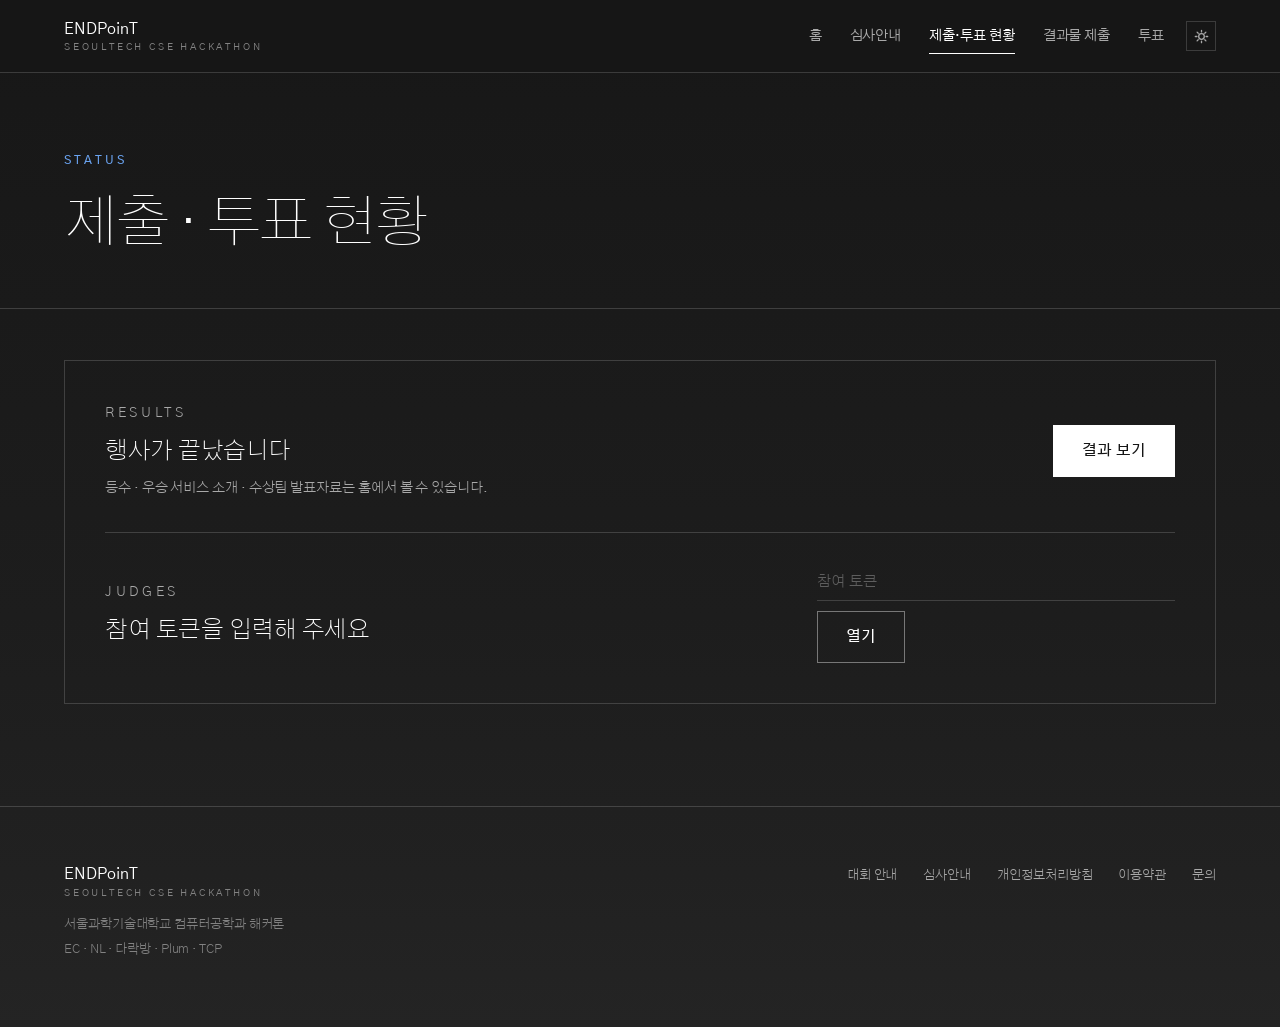
<file: judge/index.html>
<!doctype html>
<html lang="ko">
<head>
<meta charset="utf-8">
<meta name="viewport" content="width=device-width, initial-scale=1, viewport-fit=cover">
<meta name="theme-color" content="#191919">
<!-- 화면 테마: 밝은 화면을 고른 사람은 첫 화면부터 밝게 (assets/theme.js 가 단추를 단다) -->
<script>try{if(localStorage.getItem('ep-theme')==='light')document.documentElement.setAttribute('data-theme','light')}catch(e){}</script>
<script src="../assets/theme.js?v=547fe78e" defer></script>
<meta name="robots" content="noindex,nofollow">
<!-- 열람 링크의 토큰이 다른 사이트로 새지 않게 -->
<meta name="referrer" content="no-referrer">
<title>제출 · 투표 현황 · ENDPoinT</title>
<meta name="description" content="ENDPoinT 해커톤 제출 · 투표 현황. 팀마다 제출한 것과 투표 참여를 보고, 심사위원 · 운영진은 참여 토큰으로 자료를 봅니다.">
<link rel="icon" href="../assets/img/icon-192.png" sizes="192x192" type="image/png">
<link rel="icon" href="../assets/img/icon-512.png" sizes="512x512" type="image/png">
<link rel="apple-touch-icon" href="../assets/img/apple-touch-icon.png">
<link rel="preconnect" href="https://fonts.googleapis.com">
<link rel="preconnect" href="https://fonts.gstatic.com" crossorigin>
<link rel="stylesheet" href="https://fonts.googleapis.com/css2?family=Gothic+A1:wght@100;200;300;400;500;600&display=swap">
<link rel="preconnect" href="https://script.google.com">
<link rel="preconnect" href="https://script.googleusercontent.com">
<link rel="stylesheet" href="../assets/submit.css?v=345818a4">
</head>
<body>

<header class="top">
  <div class="wrap top-in">
    <a class="mark" href="../"><b>ENDPoinT</b><span>SeoulTech CSE Hackathon</span></a>
    <nav>
      <a href="../" class="sm-hide">홈</a>
      <a href="../#prize" class="sm-hide">심사안내</a>
      <a href="../judge/" class="on" aria-current="page"><span class="sm-hide">제출·투표 </span>현황</a>
      <a href="../submit/"><span class="sm-hide">결과물 </span>제출</a>
      <a href="../judge/vote/">투표</a>
    </nav>
    <div class="top-auth" id="top-auth" aria-live="polite"></div>
  </div>
</header>

<main>
  <div class="phead">
    <div class="wrap">
      <div class="pagehead">
        <div>
          <span class="lab blue">Status</span>
          <h1 class="ptitle">제출 · 투표 현황</h1>
        </div>
        <div class="stack">
          <div><span class="lab ko">제출 완료</span><b id="s-done" class="num">—</b></div>
          <div><span class="lab ko">발표 자료 · 결과물</span><b id="s-parts" class="num">—</b></div>
          <div><span class="lab ko">제출 마감</span><b id="s-deadline" class="num">—</b></div>
        </div>
      </div>
    </div>
  </div>

  <div class="body">
    <div class="wrap">
      <div class="demo-note" id="demo-note" hidden><b>미리보기 모드</b>서버에 연결하지 않은 화면입니다. 팀 이름과 자료는 모두 예시입니다.</div>
      <div class="gate" id="gate"></div>
      <div class="pub" id="pub" hidden aria-live="polite"></div>
      <div id="app" hidden>
        <div class="bar">
          <div class="tabs" id="tabs" role="tablist" aria-label="트랙"></div>
          <div class="tools">
            <span class="when" id="when"></span>
            <button class="chipbtn" type="button" id="only" aria-pressed="false">제출한 팀만 보기</button>
            <button class="chipbtn" type="button" id="reload">새로 고침</button>
          </div>
        </div>
        <div id="list"></div>
      </div>
      <noscript><p class="sub">이 화면에는 자바스크립트가 필요합니다. 브라우저 설정을 확인한 뒤 다시 열어 주세요.</p></noscript>
    </div>
  </div>
</main>

<footer>
  <div class="wrap">
    <div class="f-in">
      <div>
        <div class="mark" style="margin-bottom:12px"><b>ENDPoinT</b><span>SeoulTech CSE Hackathon</span></div>
        <div>서울과학기술대학교 컴퓨터공학과 해커톤<br>EC · NL · 다락방 · Plum · TCP</div>
      </div>
      <div class="f-links">
        <a href="../">대회 안내</a>
        <a href="../#prize">심사안내</a>
        <a href="../privacy/">개인정보처리방침</a>
        <a href="../terms/">이용약관</a>
        <a href="mailto:recognize@seoultech.ac.kr">문의</a>
      </div>
    </div>
  </div>
</footer>

<div class="viewer" id="viewer" hidden role="dialog" aria-modal="true" aria-label="발표 자료 보기">
  <div class="viewer-bar">
    <div class="t"><b id="vw-title"></b><span id="vw-sub"></span></div>
    <button class="mini" type="button" id="vw-save" hidden>내려받기</button>
    <button class="mini" type="button" id="vw-close">닫기</button>
  </div>
  <div class="viewer-body" id="vw-body"></div>
</div>

<!-- 심사위원: 발표 자료(왼쪽)와 그 팀 평가(오른쪽)를 나란히 -->
<div class="review" id="review" hidden role="dialog" aria-modal="true" aria-label="발표 자료와 평가">
  <div class="rv-scrim"></div>
  <section class="rv-doc" id="rv-doc">
    <div class="rv-bar">
      <div class="t"><b id="rv-title"></b><span id="rv-sub"></span></div>
      <div class="rv-acts">
        <button class="mini quiet" type="button" id="rv-prev" aria-label="이전 팀" title="이전 팀 (←)">←</button>
        <button class="mini quiet" type="button" id="rv-next" aria-label="다음 팀" title="다음 팀 (→)">→</button>
        <button class="mini quiet" type="button" id="rv-save" hidden>내려받기</button>
        <button class="mini" type="button" id="rv-close">닫기</button>
      </div>
    </div>
    <div class="rv-body" id="rv-body"></div>
  </section>
  <aside class="rv-side" id="rv-side" aria-label="평가"></aside>
</div>

<div class="toast" id="toast" role="status" aria-live="polite"></div>

<script src="../assets/submit-config.js?v=1f1bcd66"></script>
<script src="../assets/submit-core.js?v=ef300c28"></script>
<script src="../assets/judge-page.js?v=e36e1e52"></script>
</body>
</html>
</file>
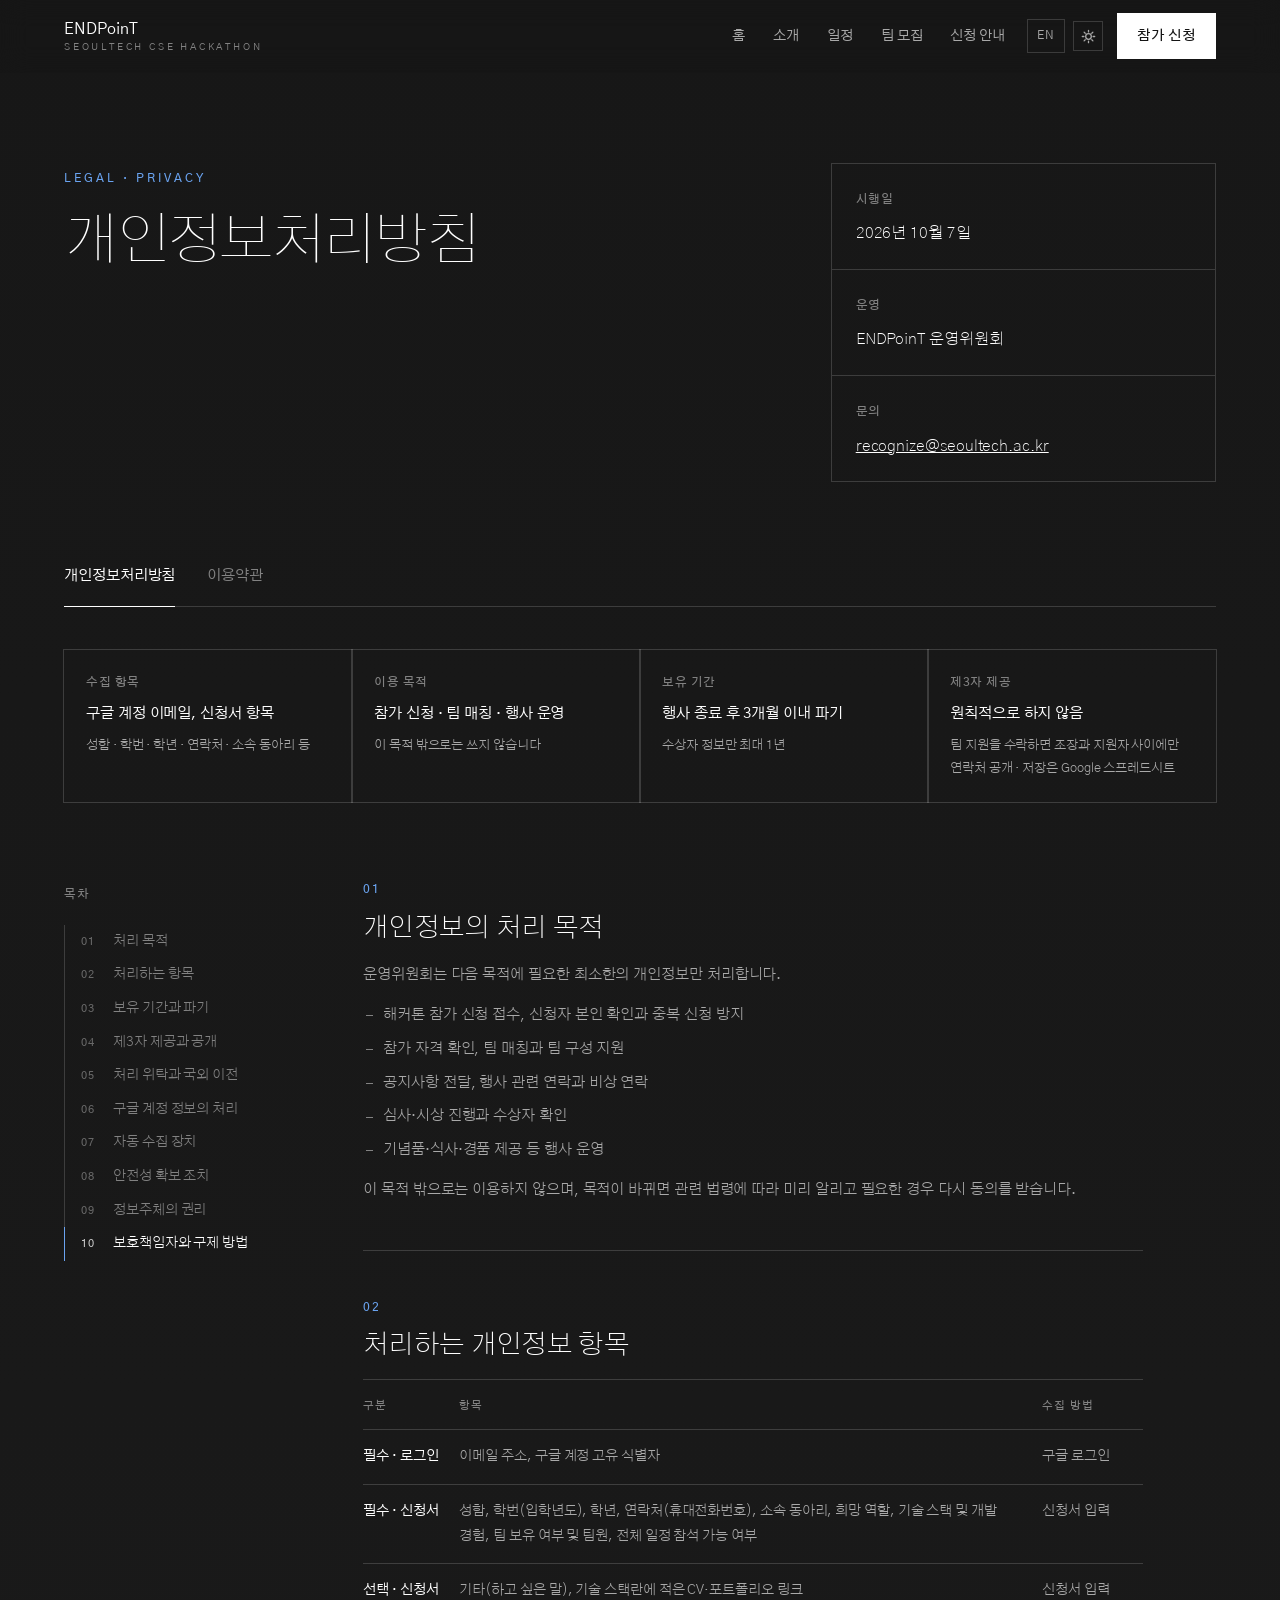
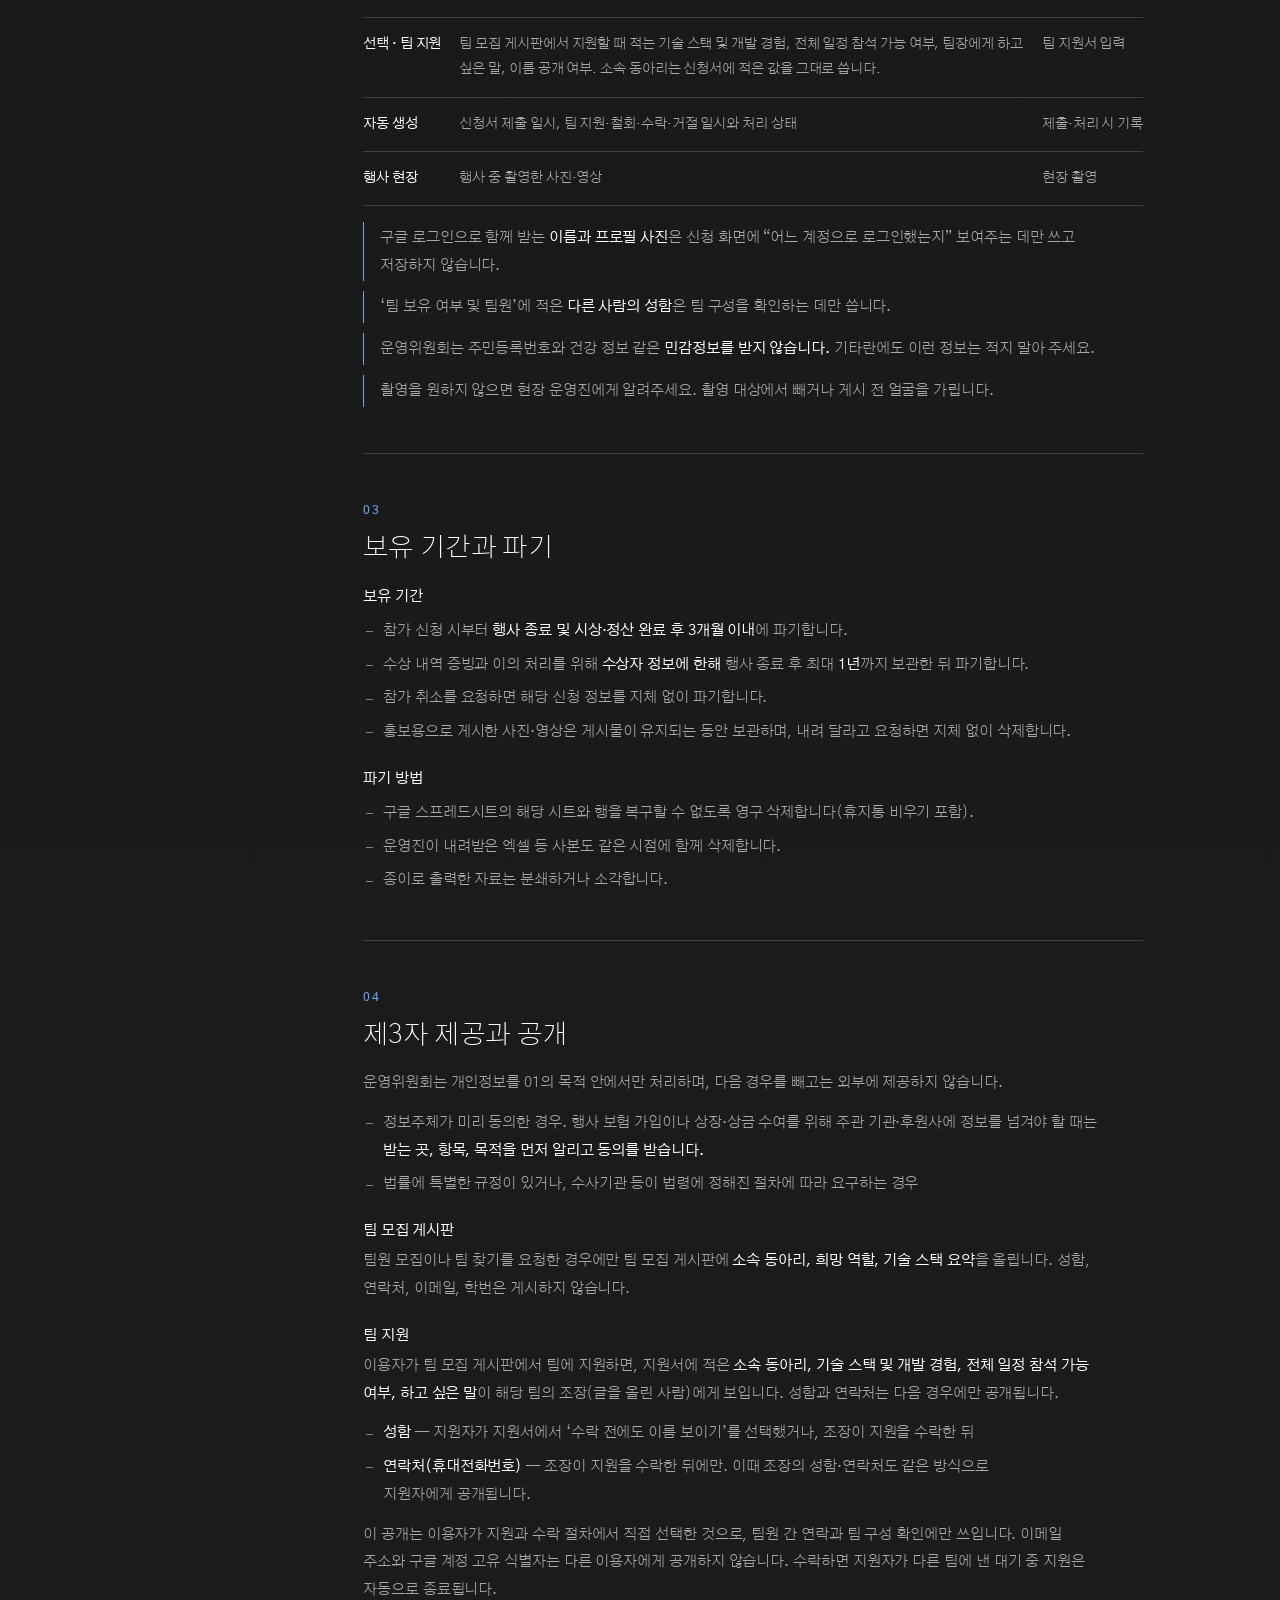
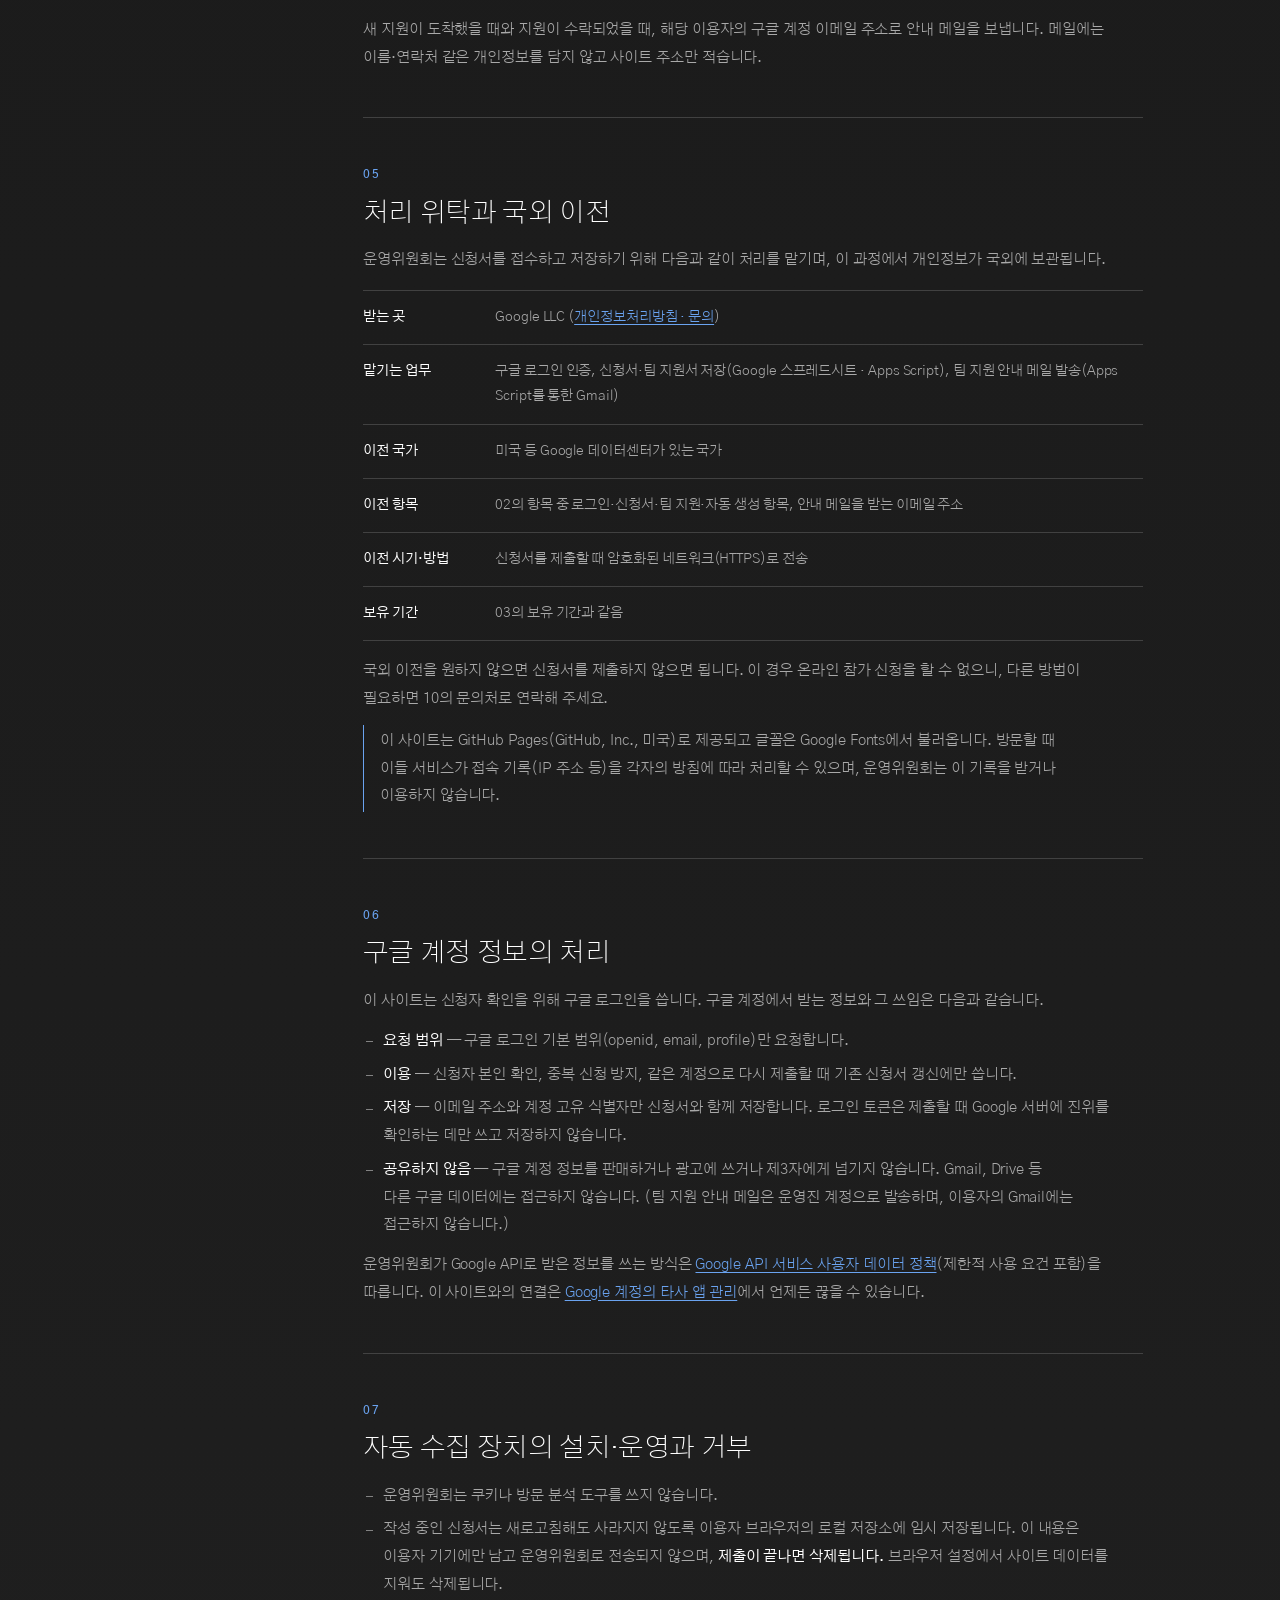
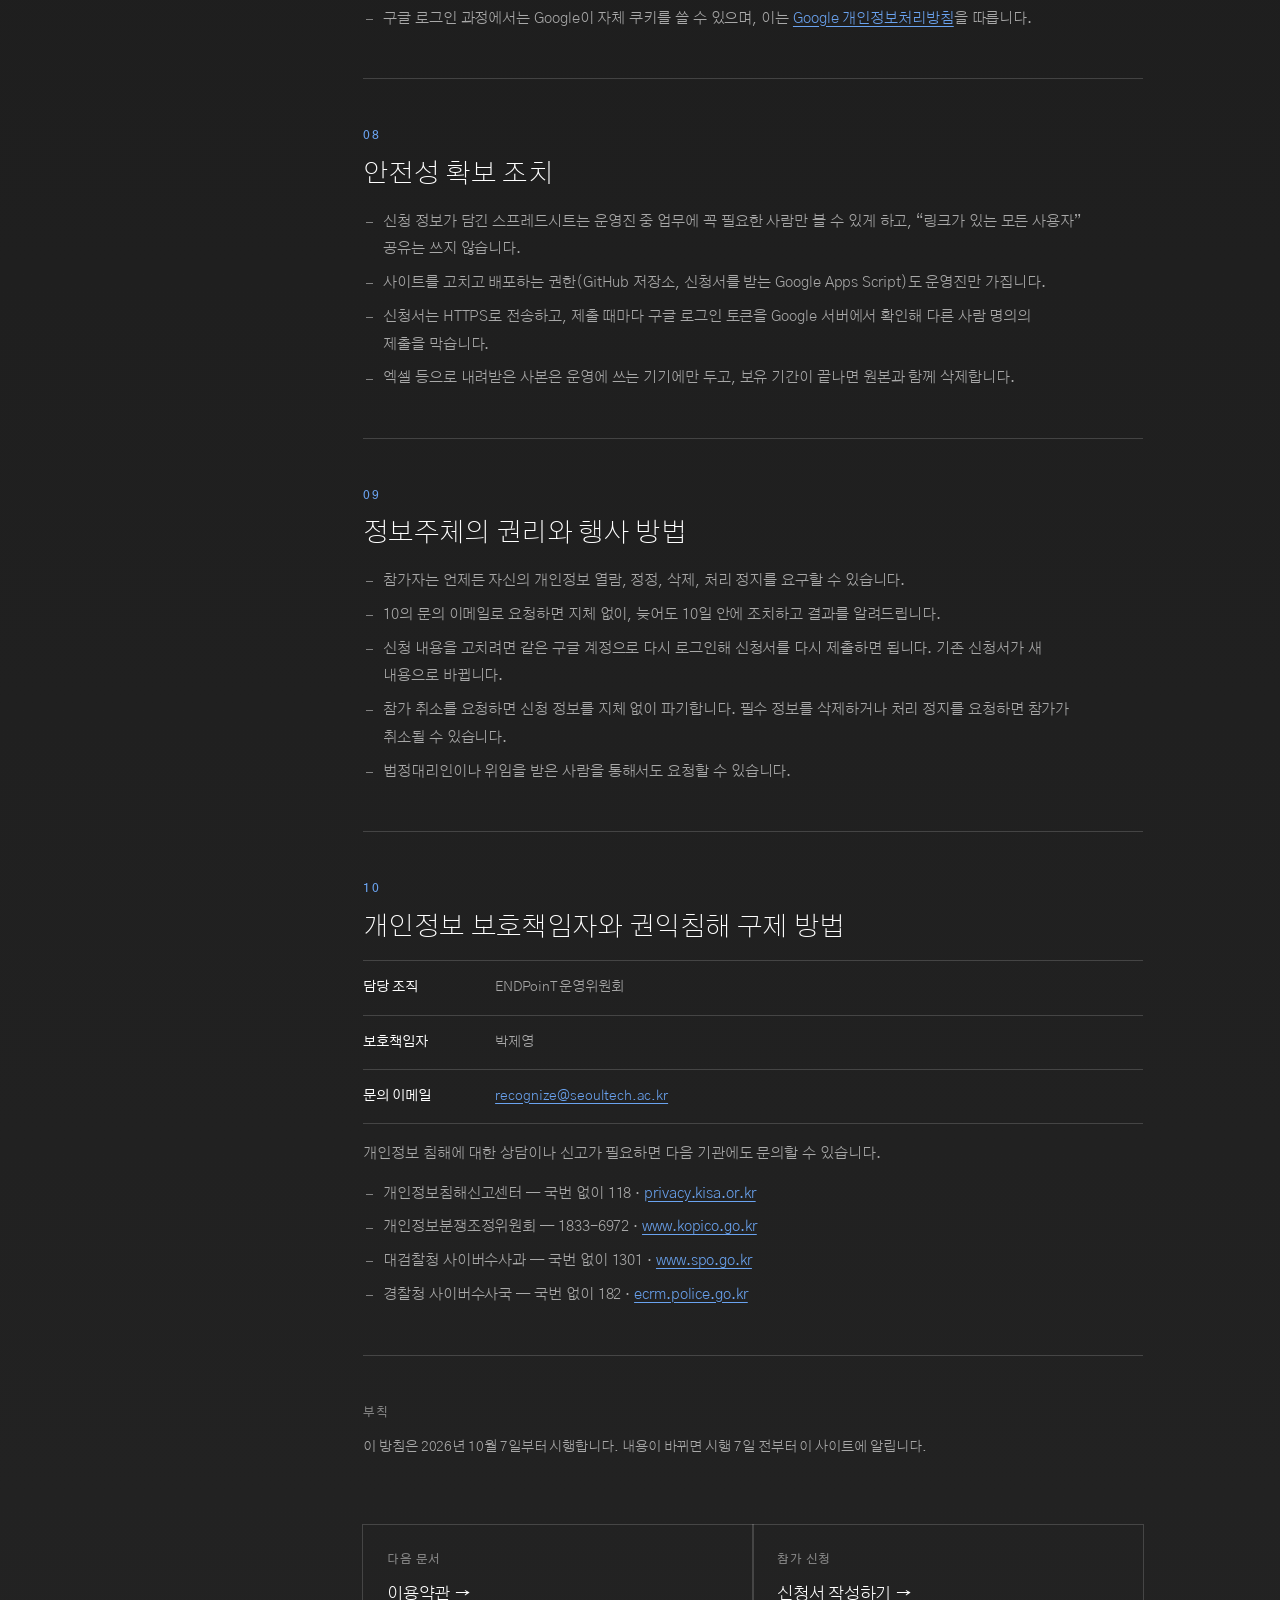
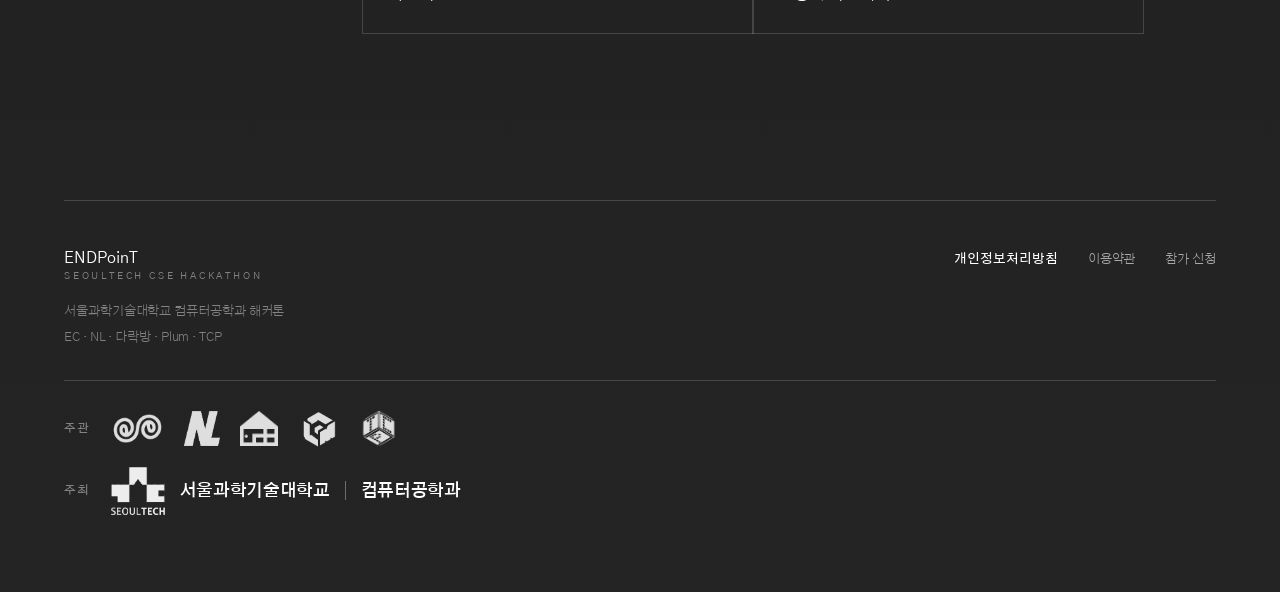
<file: privacy/index.html>
<!doctype html>
<html lang="ko">
<head>
<meta charset="utf-8">
<meta name="viewport" content="width=device-width, initial-scale=1, viewport-fit=cover">
<meta name="theme-color" content="#191919">
<!-- 화면 테마: 밝은 화면을 고른 사람은 첫 화면부터 밝게 (assets/theme.js 가 단추를 단다) -->
<script>try{if(localStorage.getItem('ep-theme')==='light')document.documentElement.setAttribute('data-theme','light')}catch(e){}</script>
<script src="../assets/theme.js?v=547fe78e" defer></script>
<title>개인정보처리방침 · ENDPoinT</title>

<link rel="canonical" href="https://2026endpoint.github.io/privacy/">
<link rel="alternate" hreflang="ko" href="https://2026endpoint.github.io/privacy/">
<link rel="alternate" hreflang="en" href="https://2026endpoint.github.io/en/privacy/">
<link rel="icon" href="../assets/img/icon-192.png" sizes="192x192" type="image/png">
<link rel="icon" href="../assets/img/icon-512.png" sizes="512x512" type="image/png">
<link rel="apple-touch-icon" href="../assets/img/apple-touch-icon.png">
<link rel="preconnect" href="https://fonts.googleapis.com">
<link rel="preconnect" href="https://fonts.gstatic.com" crossorigin>
<link rel="stylesheet" href="https://fonts.googleapis.com/css2?family=Gothic+A1:wght@100;200;300;400;500;600;700&display=swap">
<link rel="stylesheet" href="../assets/legal.css?v=8865fec7">
</head>
<body>

<div class="progress" id="progress"></div>

<header class="top" id="top-bar">
  <div class="wrap top-in">
    <a class="mark" href="../"><b>ENDPoinT</b><span>SeoulTech CSE Hackathon</span></a>
    <nav>
      <a href="../" class="sm-hide">홈</a>
      <a href="../#about" class="sm-hide">소개</a>
      <a href="../#schedule" class="sm-hide">일정</a>
      <a href="../#/teams">팀 모집</a>
      <a href="../#/apply">신청 안내</a>
      <a class="lang" href="../en/privacy/" hreflang="en" lang="en" title="English version">EN</a>
      <a class="apply" href="../#/apply">참가 신청</a>
    </nav>
  </div>
</header>

<main>
  <section class="lhead">
    <div class="wrap">
      <div class="pagehead">
        <div>
          <span class="lab blue">Legal · Privacy</span>
          <h1 class="ptitle">개인정보처리방침</h1>
        </div>
        <div class="stack">
          <div><span class="lab">시행일</span><b>2026년 10월 7일</b></div>
          <div><span class="lab">운영</span><b>ENDPoinT 운영위원회</b></div>
          <div><span class="lab">문의</span><b><a href="mailto:recognize@seoultech.ac.kr">recognize@seoultech.ac.kr</a></b></div>
        </div>
      </div>

      <nav class="ltabs" aria-label="정책 문서">
        <a href="../privacy/" aria-current="page">개인정보처리방침</a>
        <a href="../terms/">이용약관</a>
      </nav>

      <div class="lsum" aria-label="한눈에 보기">
        <div><span class="lab">수집 항목</span><b>구글 계정 이메일, 신청서 항목</b><p>성함 · 학번 · 학년 · 연락처 · 소속 동아리 등</p></div>
        <div><span class="lab">이용 목적</span><b>참가 신청 · 팀 매칭 · 행사 운영</b><p>이 목적 밖으로는 쓰지 않습니다</p></div>
        <div><span class="lab">보유 기간</span><b>행사 종료 후 3개월 이내 파기</b><p>수상자 정보만 최대 1년</p></div>
        <div><span class="lab">제3자 제공</span><b>원칙적으로 하지 않음</b><p>팀 지원을 수락하면 조장과 지원자 사이에만 연락처 공개 · 저장은 Google 스프레드시트</p></div>
      </div>
    </div>
  </section>

  <section class="ldoc">
    <div class="wrap ldoc-in">
      <aside class="toc" aria-label="목차">
        <span class="lab">목차</span>
        <ol>
          <li><a href="#p1"><i>01</i>처리 목적</a></li>
          <li><a href="#p2"><i>02</i>처리하는 항목</a></li>
          <li><a href="#p3"><i>03</i>보유 기간과 파기</a></li>
          <li><a href="#p4"><i>04</i>제3자 제공과 공개</a></li>
          <li><a href="#p5"><i>05</i>처리 위탁과 국외 이전</a></li>
          <li><a href="#p6"><i>06</i>구글 계정 정보의 처리</a></li>
          <li><a href="#p7"><i>07</i>자동 수집 장치</a></li>
          <li><a href="#p8"><i>08</i>안전성 확보 조치</a></li>
          <li><a href="#p9"><i>09</i>정보주체의 권리</a></li>
          <li><a href="#p10"><i>10</i>보호책임자와 구제 방법</a></li>
        </ol>
      </aside>

      <article class="prose">

        <section class="art" id="p1">
          <span class="lab blue">01</span>
          <h2>개인정보의 처리 목적</h2>
          <p>운영위원회는 다음 목적에 필요한 최소한의 개인정보만 처리합니다.</p>
          <ul>
            <li>해커톤 참가 신청 접수, 신청자 본인 확인과 중복 신청 방지</li>
            <li>참가 자격 확인, 팀 매칭과 팀 구성 지원</li>
            <li>공지사항 전달, 행사 관련 연락과 비상 연락</li>
            <li>심사·시상 진행과 수상자 확인</li>
            <li>기념품·식사·경품 제공 등 행사 운영</li>
          </ul>
          <p>이 목적 밖으로는 이용하지 않으며, 목적이 바뀌면 관련 법령에 따라 미리 알리고 필요한 경우 다시 동의를 받습니다.</p>
        </section>

        <section class="art" id="p2">
          <span class="lab blue">02</span>
          <h2>처리하는 개인정보 항목</h2>
          <div class="tbl-wrap">
            <table class="tbl">
              <thead><tr><th>구분</th><th>항목</th><th>수집 방법</th></tr></thead>
              <tbody>
                <tr><td>필수 · 로그인</td><td>이메일 주소, 구글 계정 고유 식별자</td><td>구글 로그인</td></tr>
                <tr><td>필수 · 신청서</td><td>성함, 학번(입학년도), 학년, 연락처(휴대전화번호), 소속 동아리, 희망 역할, 기술 스택 및 개발 경험, 팀 보유 여부 및 팀원, 전체 일정 참석 가능 여부</td><td>신청서 입력</td></tr>
                <tr><td>선택 · 신청서</td><td>기타(하고 싶은 말), 기술 스택란에 적은 CV·포트폴리오 링크</td><td>신청서 입력</td></tr>
                <tr><td>선택 · 팀 지원</td><td>팀 모집 게시판에서 지원할 때 적는 기술 스택 및 개발 경험, 전체 일정 참석 가능 여부, 팀장에게 하고 싶은 말, 이름 공개 여부. 소속 동아리는 신청서에 적은 값을 그대로 씁니다.</td><td>팀 지원서 입력</td></tr>
                <tr><td>자동 생성</td><td>신청서 제출 일시, 팀 지원·철회·수락·거절 일시와 처리 상태</td><td>제출·처리 시 기록</td></tr>
                <tr><td>행사 현장</td><td>행사 중 촬영한 사진·영상</td><td>현장 촬영</td></tr>
              </tbody>
            </table>
          </div>
          <p class="note">구글 로그인으로 함께 받는 <strong>이름과 프로필 사진</strong>은 신청 화면에 “어느 계정으로 로그인했는지” 보여주는 데만 쓰고 저장하지 않습니다.</p>
          <p class="note">‘팀 보유 여부 및 팀원’에 적은 <strong>다른 사람의 성함</strong>은 팀 구성을 확인하는 데만 씁니다.</p>
          <p class="note">운영위원회는 주민등록번호와 건강 정보 같은 <strong>민감정보를 받지 않습니다.</strong> 기타란에도 이런 정보는 적지 말아 주세요.</p>
          <p class="note">촬영을 원하지 않으면 현장 운영진에게 알려주세요. 촬영 대상에서 빼거나 게시 전 얼굴을 가립니다.</p>
        </section>

        <section class="art" id="p3">
          <span class="lab blue">03</span>
          <h2>보유 기간과 파기</h2>
          <h3>보유 기간</h3>
          <ul>
            <li>참가 신청 시부터 <strong>행사 종료 및 시상·정산 완료 후 3개월 이내</strong>에 파기합니다.</li>
            <li>수상 내역 증빙과 이의 처리를 위해 <strong>수상자 정보에 한해</strong> 행사 종료 후 최대 <strong>1년</strong>까지 보관한 뒤 파기합니다.</li>
            <li>참가 취소를 요청하면 해당 신청 정보를 지체 없이 파기합니다.</li>
            <li>홍보용으로 게시한 사진·영상은 게시물이 유지되는 동안 보관하며, 내려 달라고 요청하면 지체 없이 삭제합니다.</li>
          </ul>
          <h3>파기 방법</h3>
          <ul>
            <li>구글 스프레드시트의 해당 시트와 행을 복구할 수 없도록 영구 삭제합니다(휴지통 비우기 포함).</li>
            <li>운영진이 내려받은 엑셀 등 사본도 같은 시점에 함께 삭제합니다.</li>
            <li>종이로 출력한 자료는 분쇄하거나 소각합니다.</li>
          </ul>
        </section>

        <section class="art" id="p4">
          <span class="lab blue">04</span>
          <h2>제3자 제공과 공개</h2>
          <p>운영위원회는 개인정보를 01의 목적 안에서만 처리하며, 다음 경우를 빼고는 외부에 제공하지 않습니다.</p>
          <ul>
            <li>정보주체가 미리 동의한 경우. 행사 보험 가입이나 상장·상금 수여를 위해 주관 기관·후원사에 정보를 넘겨야 할 때는 <strong>받는 곳, 항목, 목적을 먼저 알리고 동의를 받습니다.</strong></li>
            <li>법률에 특별한 규정이 있거나, 수사기관 등이 법령에 정해진 절차에 따라 요구하는 경우</li>
          </ul>
          <h3>팀 모집 게시판</h3>
          <p>팀원 모집이나 팀 찾기를 요청한 경우에만 팀 모집 게시판에 <strong>소속 동아리, 희망 역할, 기술 스택 요약</strong>을 올립니다. 성함, 연락처, 이메일, 학번은 게시하지 않습니다.</p>
          <h3>팀 지원</h3>
          <p>이용자가 팀 모집 게시판에서 팀에 지원하면, 지원서에 적은 <strong>소속 동아리, 기술 스택 및 개발 경험, 전체 일정 참석 가능 여부, 하고 싶은 말</strong>이 해당 팀의 조장(글을 올린 사람)에게 보입니다. 성함과 연락처는 다음 경우에만 공개됩니다.</p>
          <ul>
            <li><strong>성함</strong> — 지원자가 지원서에서 ‘수락 전에도 이름 보이기’를 선택했거나, 조장이 지원을 수락한 뒤</li>
            <li><strong>연락처(휴대전화번호)</strong> — 조장이 지원을 수락한 뒤에만. 이때 조장의 성함·연락처도 같은 방식으로 지원자에게 공개됩니다.</li>
          </ul>
          <p>이 공개는 이용자가 지원과 수락 절차에서 직접 선택한 것으로, 팀원 간 연락과 팀 구성 확인에만 쓰입니다. 이메일 주소와 구글 계정 고유 식별자는 다른 이용자에게 공개하지 않습니다. 수락하면 지원자가 다른 팀에 낸 대기 중 지원은 자동으로 종료됩니다.</p>
          <p>새 지원이 도착했을 때와 지원이 수락되었을 때, 해당 이용자의 구글 계정 이메일 주소로 안내 메일을 보냅니다. 메일에는 이름·연락처 같은 개인정보를 담지 않고 사이트 주소만 적습니다.</p>
        </section>

        <section class="art" id="p5">
          <span class="lab blue">05</span>
          <h2>처리 위탁과 국외 이전</h2>
          <p>운영위원회는 신청서를 접수하고 저장하기 위해 다음과 같이 처리를 맡기며, 이 과정에서 개인정보가 국외에 보관됩니다.</p>
          <div class="tbl-wrap">
            <table class="tbl kv">
              <tbody>
                <tr><th scope="row">받는 곳</th><td>Google LLC (<a href="https://policies.google.com/privacy" rel="noopener">개인정보처리방침 · 문의</a>)</td></tr>
                <tr><th scope="row">맡기는 업무</th><td>구글 로그인 인증, 신청서·팀 지원서 저장(Google 스프레드시트 · Apps Script), 팀 지원 안내 메일 발송(Apps Script를 통한 Gmail)</td></tr>
                <tr><th scope="row">이전 국가</th><td>미국 등 Google 데이터센터가 있는 국가</td></tr>
                <tr><th scope="row">이전 항목</th><td>02의 항목 중 로그인·신청서·팀 지원·자동 생성 항목, 안내 메일을 받는 이메일 주소</td></tr>
                <tr><th scope="row">이전 시기·방법</th><td>신청서를 제출할 때 암호화된 네트워크(HTTPS)로 전송</td></tr>
                <tr><th scope="row">보유 기간</th><td>03의 보유 기간과 같음</td></tr>
              </tbody>
            </table>
          </div>
          <p>국외 이전을 원하지 않으면 신청서를 제출하지 않으면 됩니다. 이 경우 온라인 참가 신청을 할 수 없으니, 다른 방법이 필요하면 10의 문의처로 연락해 주세요.</p>
          <p class="note">이 사이트는 GitHub Pages(GitHub, Inc., 미국)로 제공되고 글꼴은 Google Fonts에서 불러옵니다. 방문할 때 이들 서비스가 접속 기록(IP 주소 등)을 각자의 방침에 따라 처리할 수 있으며, 운영위원회는 이 기록을 받거나 이용하지 않습니다.</p>
        </section>

        <section class="art" id="p6">
          <span class="lab blue">06</span>
          <h2>구글 계정 정보의 처리</h2>
          <p>이 사이트는 신청자 확인을 위해 구글 로그인을 씁니다. 구글 계정에서 받는 정보와 그 쓰임은 다음과 같습니다.</p>
          <ul>
            <li><strong>요청 범위</strong> — 구글 로그인 기본 범위(openid, email, profile)만 요청합니다.</li>
            <li><strong>이용</strong> — 신청자 본인 확인, 중복 신청 방지, 같은 계정으로 다시 제출할 때 기존 신청서 갱신에만 씁니다.</li>
            <li><strong>저장</strong> — 이메일 주소와 계정 고유 식별자만 신청서와 함께 저장합니다. 로그인 토큰은 제출할 때 Google 서버에 진위를 확인하는 데만 쓰고 저장하지 않습니다.</li>
            <li><strong>공유하지 않음</strong> — 구글 계정 정보를 판매하거나 광고에 쓰거나 제3자에게 넘기지 않습니다. Gmail, Drive 등 다른 구글 데이터에는 접근하지 않습니다. (팀 지원 안내 메일은 운영진 계정으로 발송하며, 이용자의 Gmail에는 접근하지 않습니다.)</li>
          </ul>
          <p>운영위원회가 Google API로 받은 정보를 쓰는 방식은 <a href="https://developers.google.com/terms/api-services-user-data-policy" rel="noopener">Google API 서비스 사용자 데이터 정책</a>(제한적 사용 요건 포함)을 따릅니다. 이 사이트와의 연결은 <a href="https://myaccount.google.com/permissions" rel="noopener">Google 계정의 타사 앱 관리</a>에서 언제든 끊을 수 있습니다.</p>
        </section>

        <section class="art" id="p7">
          <span class="lab blue">07</span>
          <h2>자동 수집 장치의 설치·운영과 거부</h2>
          <ul>
            <li>운영위원회는 쿠키나 방문 분석 도구를 쓰지 않습니다.</li>
            <li>작성 중인 신청서는 새로고침해도 사라지지 않도록 이용자 브라우저의 로컬 저장소에 임시 저장됩니다. 이 내용은 이용자 기기에만 남고 운영위원회로 전송되지 않으며, <strong>제출이 끝나면 삭제됩니다.</strong> 브라우저 설정에서 사이트 데이터를 지워도 삭제됩니다.</li>
            <li>구글 로그인 과정에서는 Google이 자체 쿠키를 쓸 수 있으며, 이는 <a href="https://policies.google.com/privacy" rel="noopener">Google 개인정보처리방침</a>을 따릅니다.</li>
          </ul>
        </section>

        <section class="art" id="p8">
          <span class="lab blue">08</span>
          <h2>안전성 확보 조치</h2>
          <ul>
            <li>신청 정보가 담긴 스프레드시트는 운영진 중 업무에 꼭 필요한 사람만 볼 수 있게 하고, “링크가 있는 모든 사용자” 공유는 쓰지 않습니다.</li>
            <li>사이트를 고치고 배포하는 권한(GitHub 저장소, 신청서를 받는 Google Apps Script)도 운영진만 가집니다.</li>
            <li>신청서는 HTTPS로 전송하고, 제출 때마다 구글 로그인 토큰을 Google 서버에서 확인해 다른 사람 명의의 제출을 막습니다.</li>
            <li>엑셀 등으로 내려받은 사본은 운영에 쓰는 기기에만 두고, 보유 기간이 끝나면 원본과 함께 삭제합니다.</li>
          </ul>
        </section>

        <section class="art" id="p9">
          <span class="lab blue">09</span>
          <h2>정보주체의 권리와 행사 방법</h2>
          <ul>
            <li>참가자는 언제든 자신의 개인정보 열람, 정정, 삭제, 처리 정지를 요구할 수 있습니다.</li>
            <li>10의 문의 이메일로 요청하면 지체 없이, 늦어도 10일 안에 조치하고 결과를 알려드립니다.</li>
            <li>신청 내용을 고치려면 같은 구글 계정으로 다시 로그인해 신청서를 다시 제출하면 됩니다. 기존 신청서가 새 내용으로 바뀝니다.</li>
            <li>참가 취소를 요청하면 신청 정보를 지체 없이 파기합니다. 필수 정보를 삭제하거나 처리 정지를 요청하면 참가가 취소될 수 있습니다.</li>
            <li>법정대리인이나 위임을 받은 사람을 통해서도 요청할 수 있습니다.</li>
          </ul>
        </section>

        <section class="art" id="p10">
          <span class="lab blue">10</span>
          <h2>개인정보 보호책임자와 권익침해 구제 방법</h2>
          <div class="tbl-wrap">
            <table class="tbl kv">
              <tbody>
                <tr><th scope="row">담당 조직</th><td>ENDPoinT 운영위원회</td></tr>
                <tr><th scope="row">보호책임자</th><td>박제영</td></tr>
                <tr><th scope="row">문의 이메일</th><td><a href="mailto:recognize@seoultech.ac.kr">recognize@seoultech.ac.kr</a></td></tr>
              </tbody>
            </table>
          </div>
          <p>개인정보 침해에 대한 상담이나 신고가 필요하면 다음 기관에도 문의할 수 있습니다.</p>
          <ul>
            <li>개인정보침해신고센터 — 국번 없이 118 · <a href="https://privacy.kisa.or.kr" rel="noopener">privacy.kisa.or.kr</a></li>
            <li>개인정보분쟁조정위원회 — 1833-6972 · <a href="https://www.kopico.go.kr" rel="noopener">www.kopico.go.kr</a></li>
            <li>대검찰청 사이버수사과 — 국번 없이 1301 · <a href="https://www.spo.go.kr" rel="noopener">www.spo.go.kr</a></li>
            <li>경찰청 사이버수사국 — 국번 없이 182 · <a href="https://ecrm.police.go.kr" rel="noopener">ecrm.police.go.kr</a></li>
          </ul>
        </section>

        <section class="art fin">
          <span class="lab">부칙</span>
          <p>이 방침은 2026년 10월 7일부터 시행합니다. 내용이 바뀌면 시행 7일 전부터 이 사이트에 알립니다.</p>
        </section>

        <div class="lnext">
          <a href="../terms/"><span class="lab">다음 문서</span><b>이용약관 →</b></a>
          <a href="../#/apply"><span class="lab">참가 신청</span><b>신청서 작성하기 →</b></a>
        </div>

      </article>
    </div>
  </section>
</main>

<footer>
  <div class="wrap">
    <hr class="rule">
    <div class="f-in">
      <div>
        <div class="mark" style="margin-bottom:16px"><b>ENDPoinT</b><span>SeoulTech CSE Hackathon</span></div>
        <div>서울과학기술대학교 컴퓨터공학과 해커톤<br>EC · NL · 다락방 · Plum · TCP</div>
      </div>
      <div class="f-links">
        <a href="../privacy/" class="pp" aria-current="page">개인정보처리방침</a>
        <a href="../terms/">이용약관</a>
        <a href="../#/apply">참가 신청</a>
      </div>
    </div>
    <div class="host host-by">
      <span class="lab">주관</span>
      <span class="host-clubs">
        <a class="host-club hc-ec" href="https://endless-creation.netlify.app/" target="_blank" rel="noopener noreferrer" title="EC (새 창)" aria-label="EC (새 창)"><img src="../assets/img/mark-ec.png" alt="" loading="lazy" decoding="async"></a>
        <a class="host-club hc-nl" href="https://github.com/NL-s" target="_blank" rel="noopener noreferrer" title="NL (새 창)" aria-label="NL (새 창)"><img src="../assets/img/mark-nl.png" alt="" loading="lazy" decoding="async"></a>
        <a class="host-club hc-darakbang" href="https://www.instagram.com/darackbang_com" target="_blank" rel="noopener noreferrer" title="다락방 (새 창)" aria-label="다락방 (새 창)"><img src="../assets/img/mark-darakbang.png" alt="" loading="lazy" decoding="async"></a>
        <a class="host-club hc-plum" href="https://wirehaired-stoat-970.notion.site/Plum-1e690c957a2e43c08c68430e29e05366" target="_blank" rel="noopener noreferrer" title="Plum (새 창)" aria-label="Plum (새 창)"><img src="../assets/img/mark-plum.png" alt="" loading="lazy" decoding="async"></a>
        <a class="host-club hc-tcp" href="https://teamcrazyperformance.com/" target="_blank" rel="noopener noreferrer" title="TCP (새 창)" aria-label="TCP (새 창)"><img src="../assets/img/mark-tcp.png" alt="" loading="lazy" decoding="async"></a>
      </span>
    </div>
    <div class="host">
      <span class="lab">주최</span>
      <span class="dept">
        <a class="dept-link" href="https://www.seoultech.ac.kr/" target="_blank" rel="noopener noreferrer" title="서울과학기술대학교 (새 창)">
          <img class="dept-mark" src="../assets/seoultech-cse.png" alt="SEOULTECH">
          <span class="dept-name">서울과학기술대학교</span>
        </a>
        <span class="dept-bar" aria-hidden="true"></span>
        <a class="dept-link" href="https://computer.seoultech.ac.kr/" target="_blank" rel="noopener noreferrer" title="컴퓨터공학과 (새 창)"><span class="dept-sub">컴퓨터공학과</span></a>
      </span>
    </div>
  </div>
</footer>

<script src="../assets/legal.js?v=205b5cd1"></script>
</body>
</html>
</file>
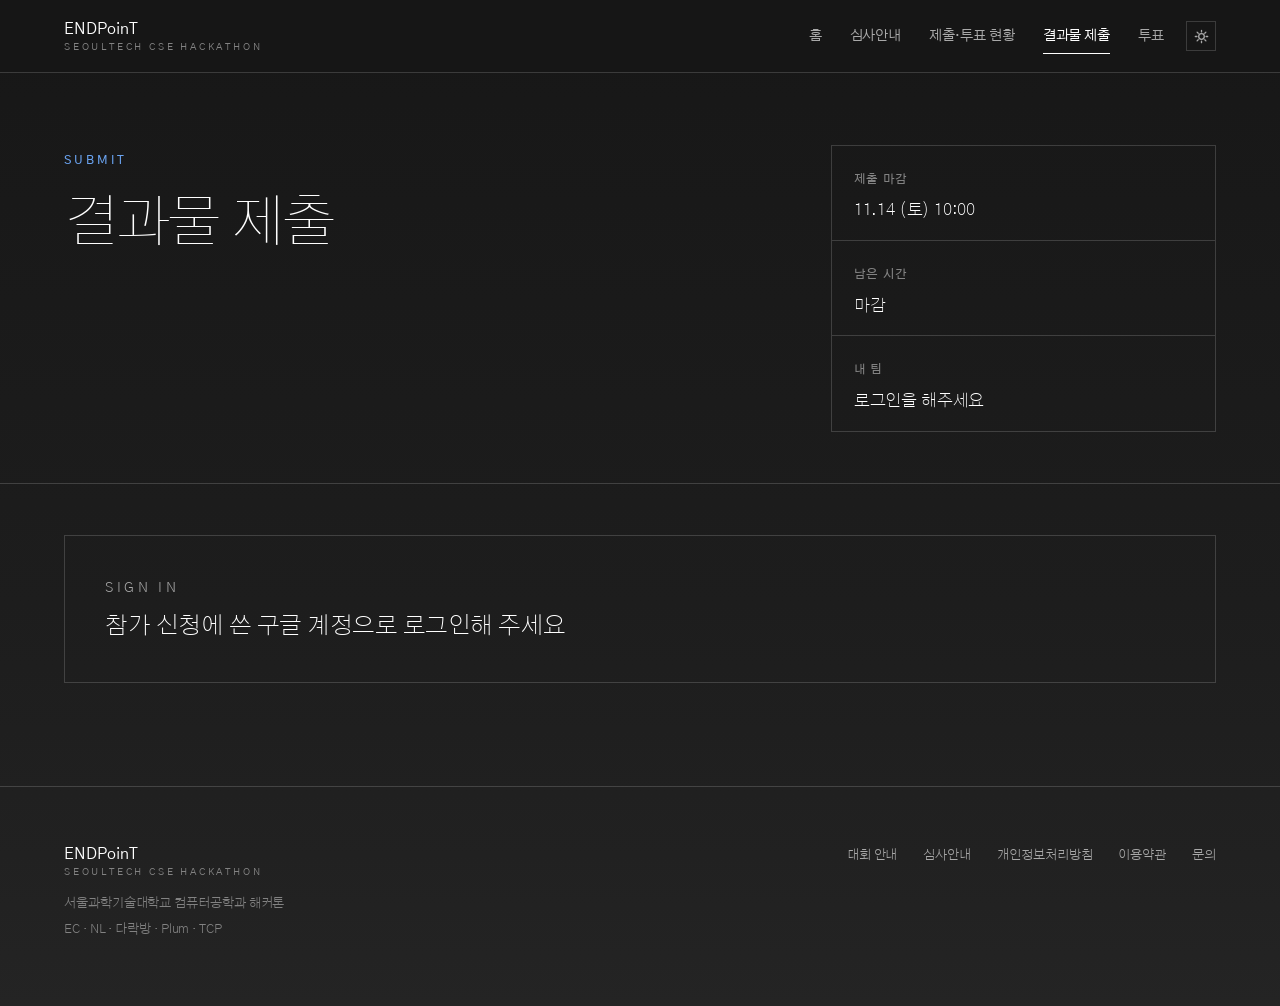
<file: submit/index.html>
<!doctype html>
<html lang="ko">
<head>
<meta charset="utf-8">
<meta name="viewport" content="width=device-width, initial-scale=1, viewport-fit=cover">
<meta name="theme-color" content="#191919">
<!-- 화면 테마: 밝은 화면을 고른 사람은 첫 화면부터 밝게 (assets/theme.js 가 단추를 단다) -->
<script>try{if(localStorage.getItem('ep-theme')==='light')document.documentElement.setAttribute('data-theme','light')}catch(e){}</script>
<script src="../assets/theme.js?v=547fe78e" defer></script>
<meta name="robots" content="noindex">
<title>결과물 제출 · ENDPoinT</title>
<meta name="description" content="ENDPoinT 해커톤 결과물 제출. 배포 주소 또는 프로그램 파일과 발표 자료를 냅니다. 마감 11월 14일(토) 오전 10시.">
<link rel="icon" href="../assets/img/icon-192.png" sizes="192x192" type="image/png">
<link rel="icon" href="../assets/img/icon-512.png" sizes="512x512" type="image/png">
<link rel="apple-touch-icon" href="../assets/img/apple-touch-icon.png">
<meta property="og:type" content="website">
<meta property="og:site_name" content="ENDPoinT">
<meta property="og:locale" content="ko_KR">
<meta property="og:title" content="결과물 제출 — ENDPoinT">
<meta property="og:description" content="배포 주소 또는 프로그램 파일과 발표 자료를 내는 곳입니다. 마감 11월 14일(토) 오전 10시.">
<meta property="og:url" content="https://2026endpoint.github.io/submit/">
<meta property="og:image" content="https://2026endpoint.github.io/assets/img/og.jpg">
<meta name="twitter:card" content="summary_large_image">
<link rel="preconnect" href="https://fonts.googleapis.com">
<link rel="preconnect" href="https://fonts.gstatic.com" crossorigin>
<link rel="stylesheet" href="https://fonts.googleapis.com/css2?family=Gothic+A1:wght@100;200;300;400;500;600&display=swap">
<!-- 로그인과 제출이 쓰는 구글 서버와 미리 손을 잡아 둔다 -->
<link rel="preconnect" href="https://accounts.google.com">
<link rel="preconnect" href="https://script.google.com">
<link rel="preconnect" href="https://script.googleusercontent.com">
<link rel="stylesheet" href="../assets/submit.css?v=345818a4">
<script src="https://accounts.google.com/gsi/client" async defer></script>
</head>
<body>

<header class="top">
  <div class="wrap top-in">
    <a class="mark" href="../"><b>ENDPoinT</b><span>SeoulTech CSE Hackathon</span></a>
    <nav>
      <a href="../" class="sm-hide">홈</a>
      <a href="../#prize" class="sm-hide">심사안내</a>
      <a href="../judge/"><span class="sm-hide">제출·투표 </span>현황</a>
      <a href="../submit/" class="on" aria-current="page"><span class="sm-hide">결과물 </span>제출</a>
      <a href="../judge/vote/">투표</a>
    </nav>
    <div class="top-auth" id="top-auth" aria-live="polite"></div>
  </div>
</header>

<div class="inapp" id="inapp" hidden>
  <div class="wrap">
    <p><b>앱 안의 브라우저에서는 구글 로그인이 막혀 있어요.</b> 제출은 Chrome이나 Safari에서 열어 주세요.</p>
    <a class="btn" id="inapp-open" href="#"><span>외부 브라우저로 열기</span></a>
    <button class="x" type="button" id="inapp-x" aria-label="안내 닫기">×</button>
  </div>
</div>

<main>
  <div class="phead">
    <div class="wrap">
      <div class="pagehead">
        <div>
          <span class="lab blue">Submit</span>
          <h1 class="ptitle">결과물 제출</h1>
        </div>
        <div class="stack">
          <div><span class="lab ko">제출 마감</span><b id="h-deadline" class="num">11.14 (토) 10:00</b></div>
          <div><span class="lab ko">남은 시간</span><b id="h-left" class="num">—</b></div>
          <div><span class="lab ko">내 팀</span><b id="h-team">로그인을 해주세요</b></div>
        </div>
      </div>
    </div>
  </div>

  <div class="body">
    <div class="wrap">
      <div class="demo-note" id="demo-note" hidden><b>미리보기 모드</b>서버에 연결하지 않은 화면입니다. 여기서 한 일은 저장되지 않습니다.</div>
      <div class="gate" id="gate"></div>
      <div id="app" hidden></div>
      <noscript><p class="sub">제출에는 자바스크립트가 필요합니다. 브라우저 설정을 확인한 뒤 다시 열어 주세요.</p></noscript>
    </div>
  </div>
</main>

<footer>
  <div class="wrap">
    <div class="f-in">
      <div>
        <div class="mark" style="margin-bottom:12px"><b>ENDPoinT</b><span>SeoulTech CSE Hackathon</span></div>
        <div>서울과학기술대학교 컴퓨터공학과 해커톤<br>EC · NL · 다락방 · Plum · TCP</div>
      </div>
      <div class="f-links">
        <a href="../">대회 안내</a>
        <a href="../#prize">심사안내</a>
        <a href="../privacy/">개인정보처리방침</a>
        <a href="../terms/">이용약관</a>
        <a href="mailto:recognize@seoultech.ac.kr">문의</a>
      </div>
    </div>
  </div>
</footer>

<div class="toast" id="toast" role="status" aria-live="polite"></div>

<script src="../assets/submit-config.js?v=1f1bcd66"></script>
<script src="../assets/submit-core.js?v=ef300c28"></script>
<script src="../assets/submit-page.js?v=9dfdc907"></script>
</body>
</html>
</file>
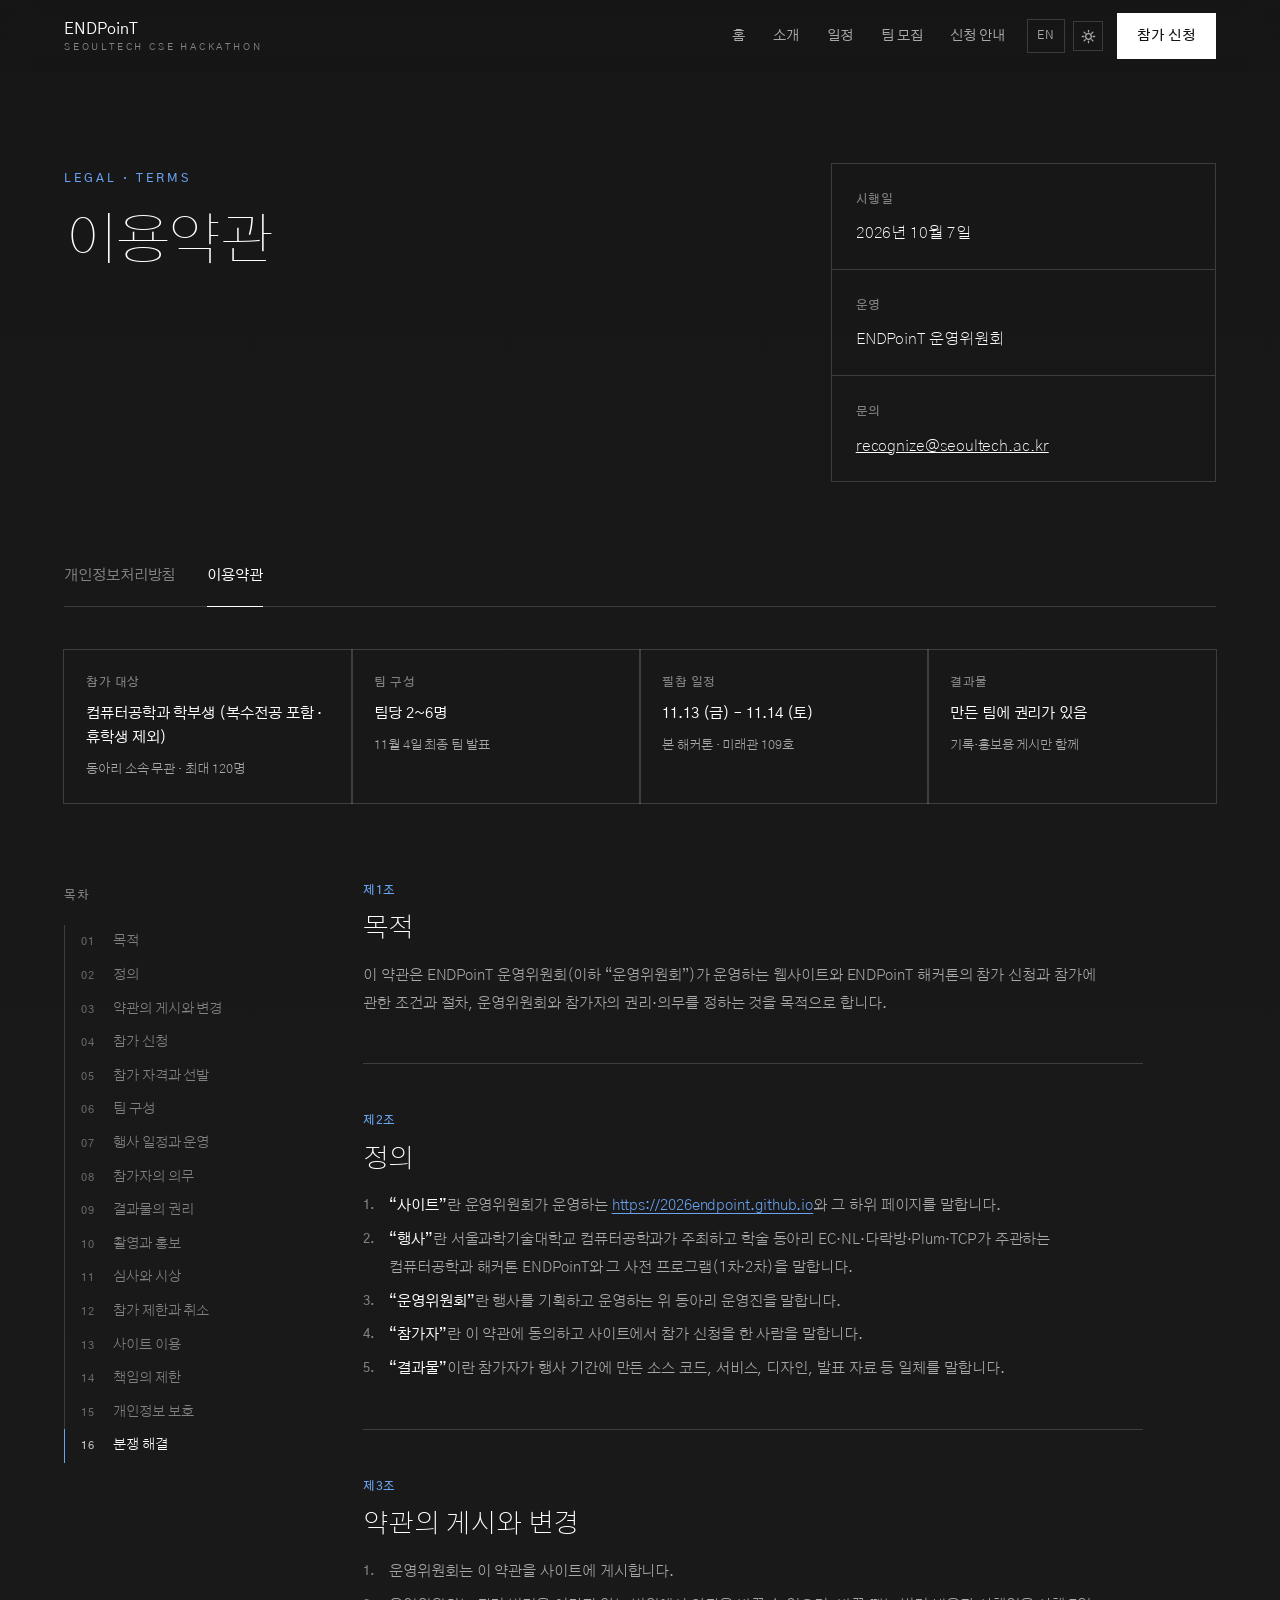
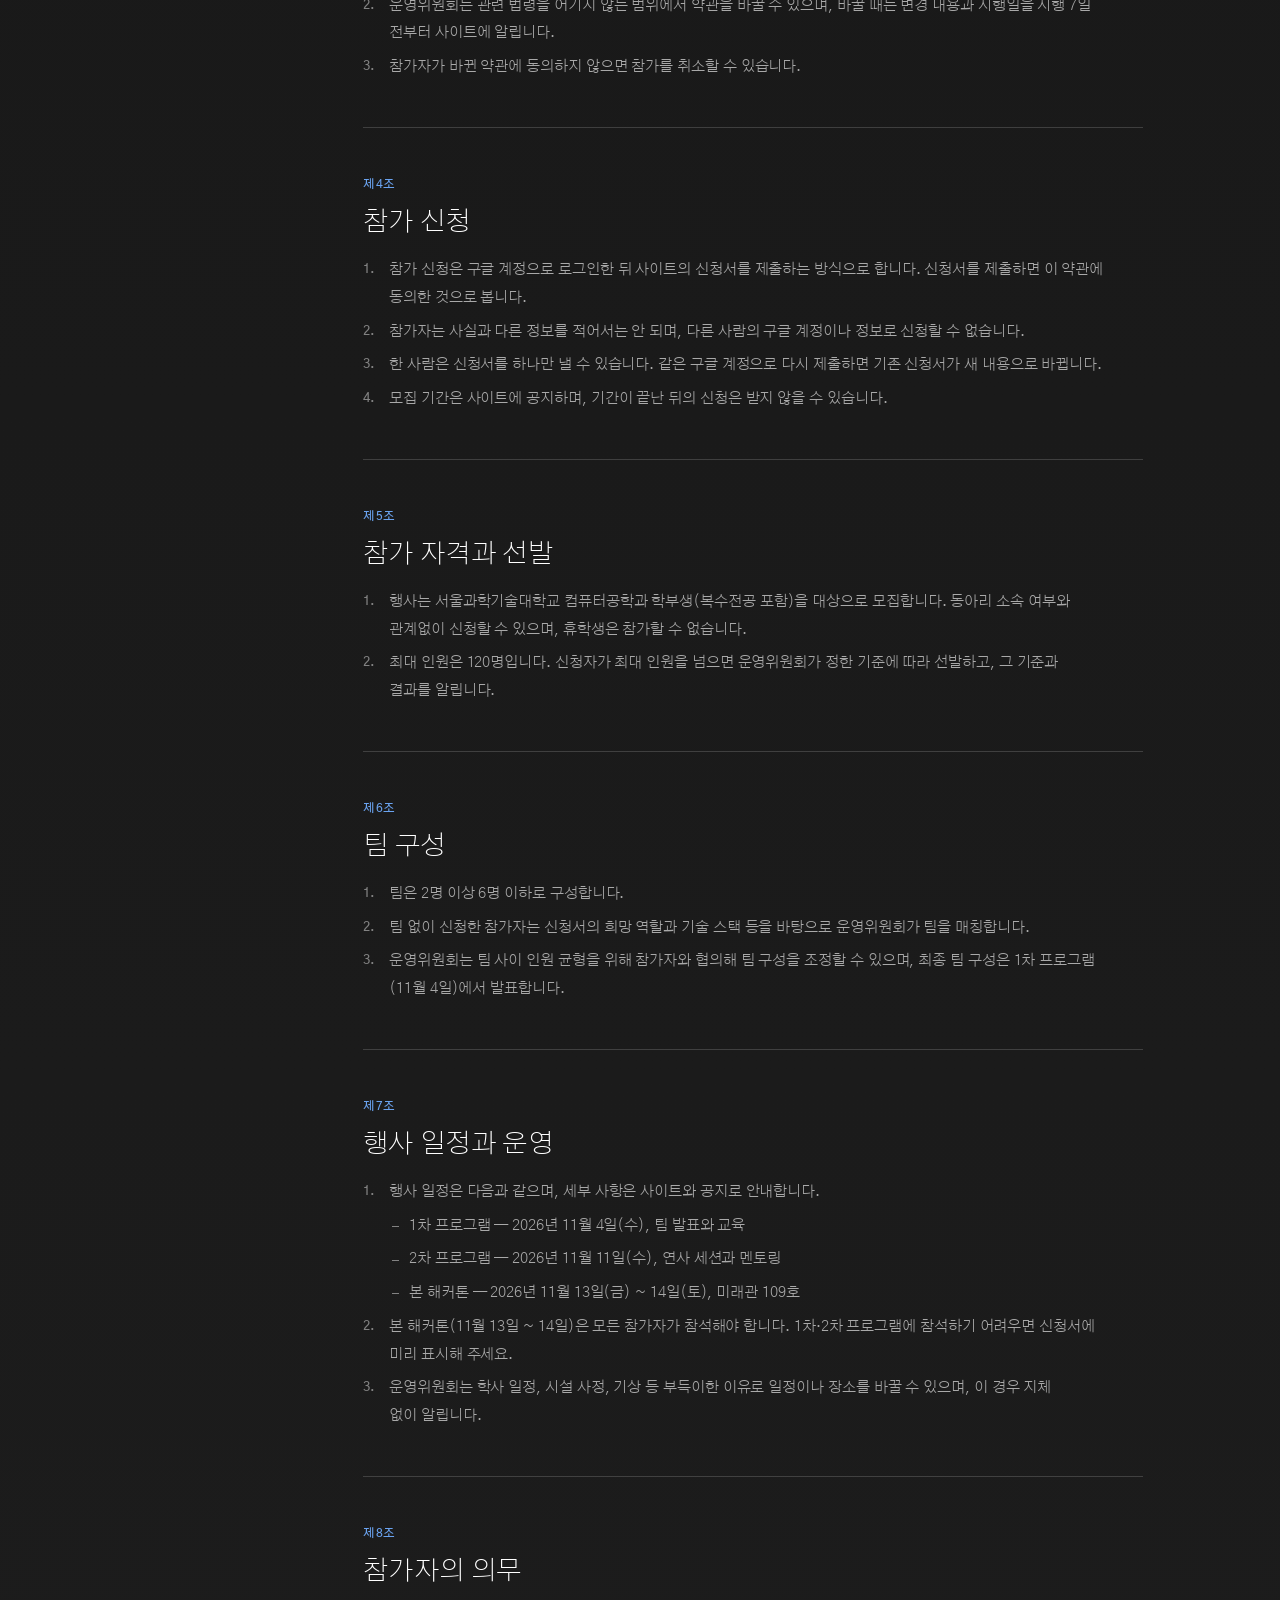
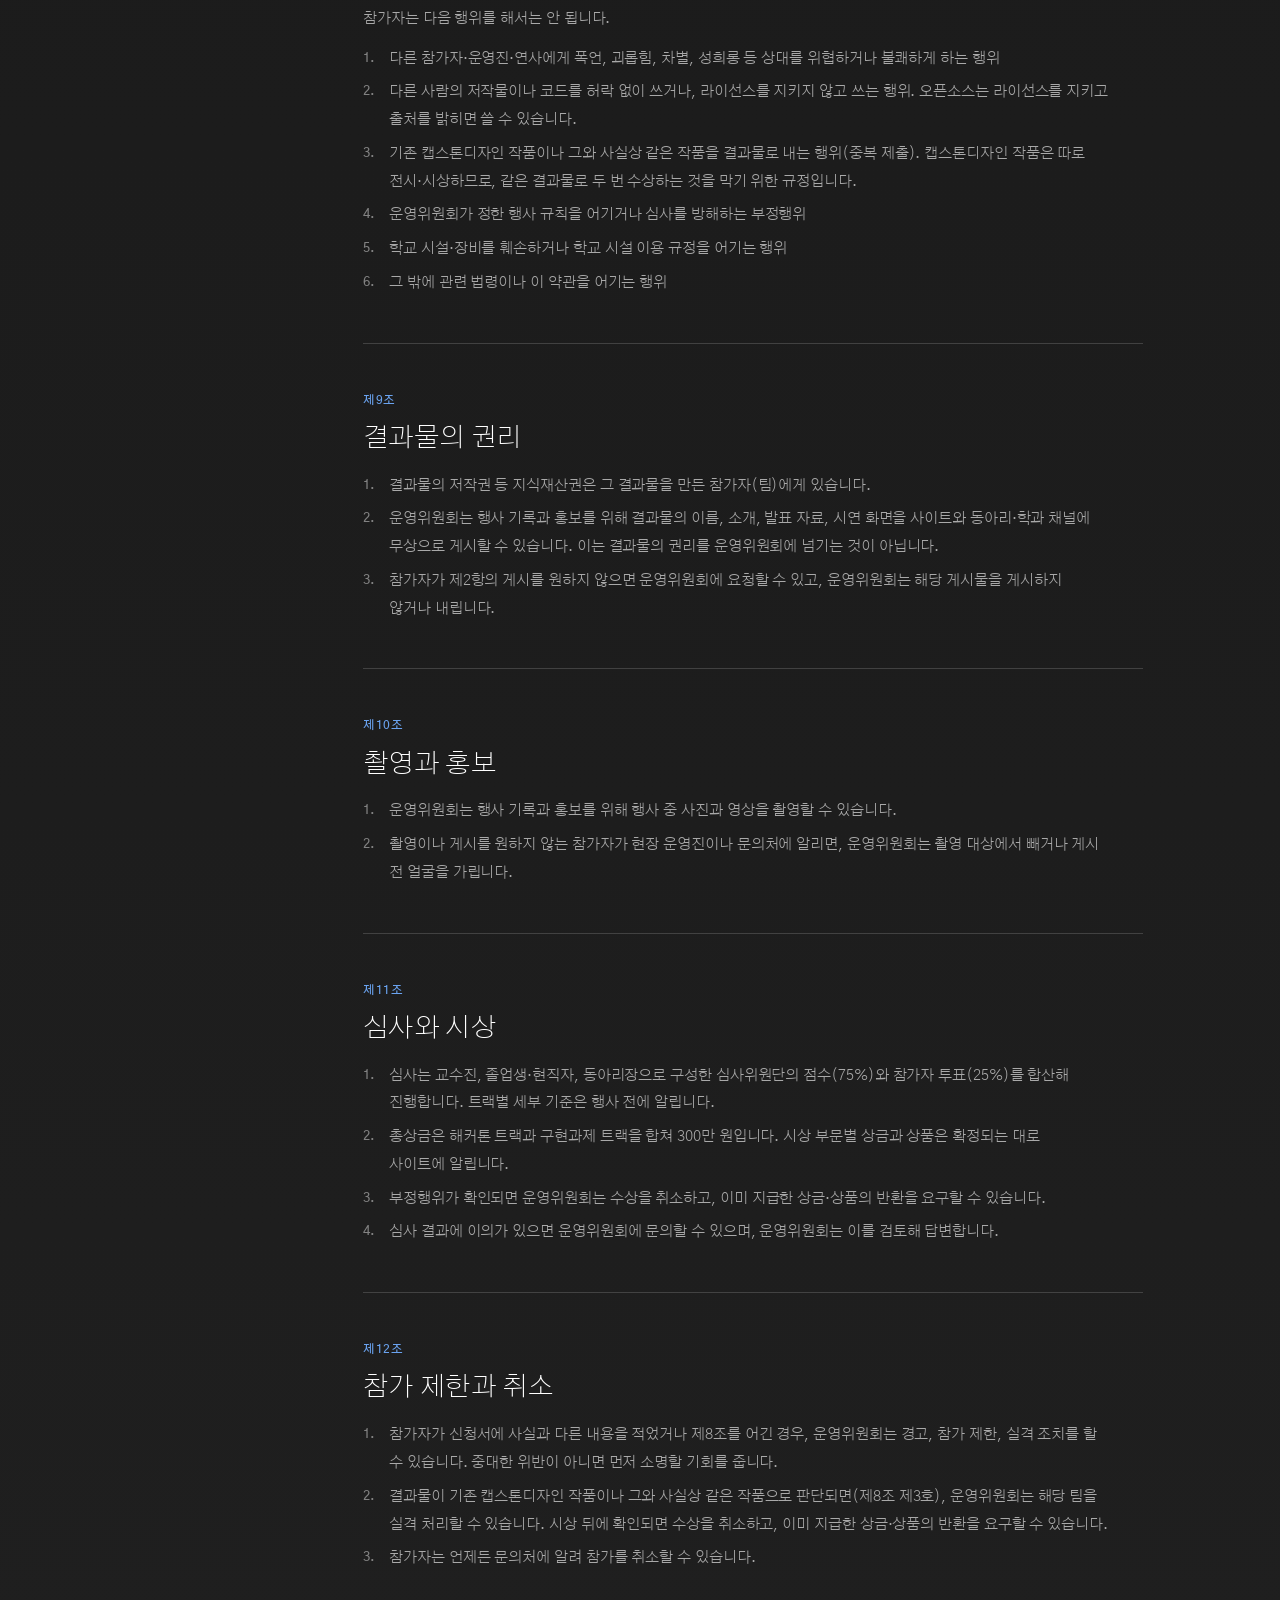
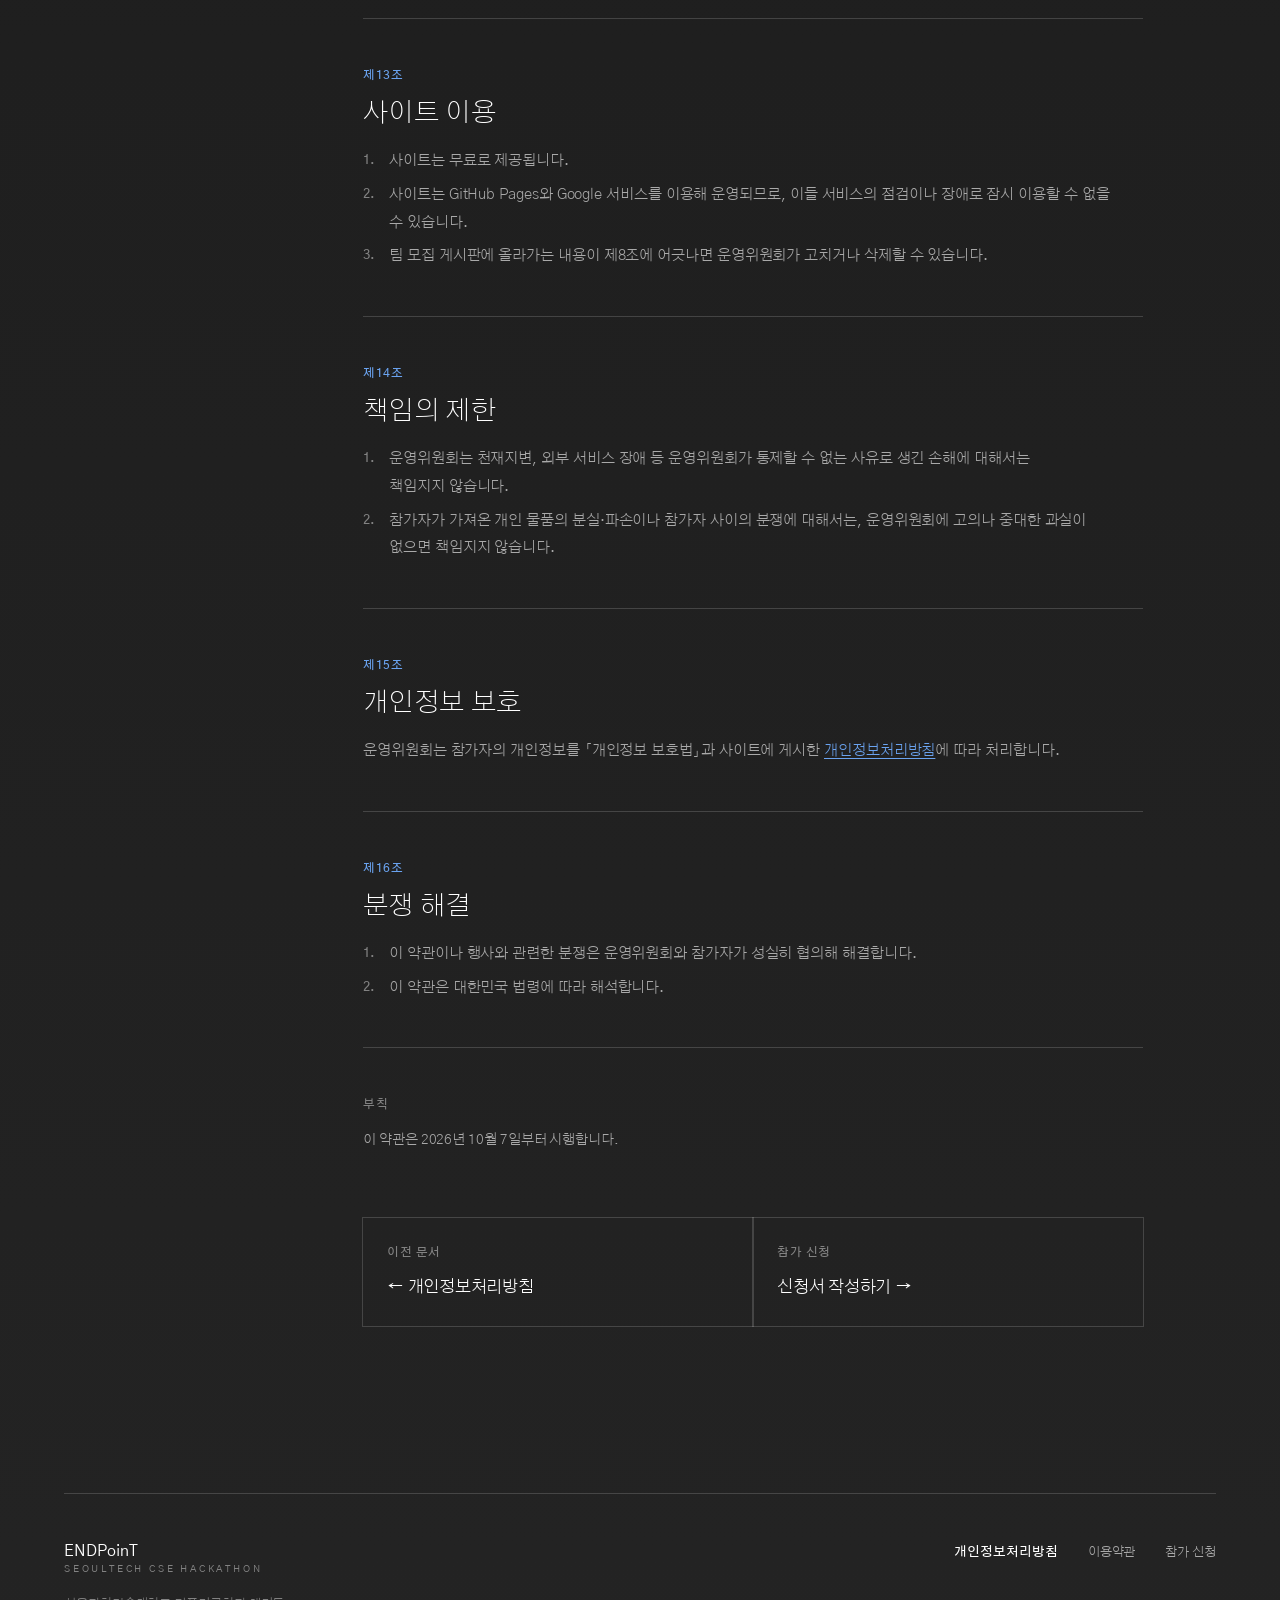
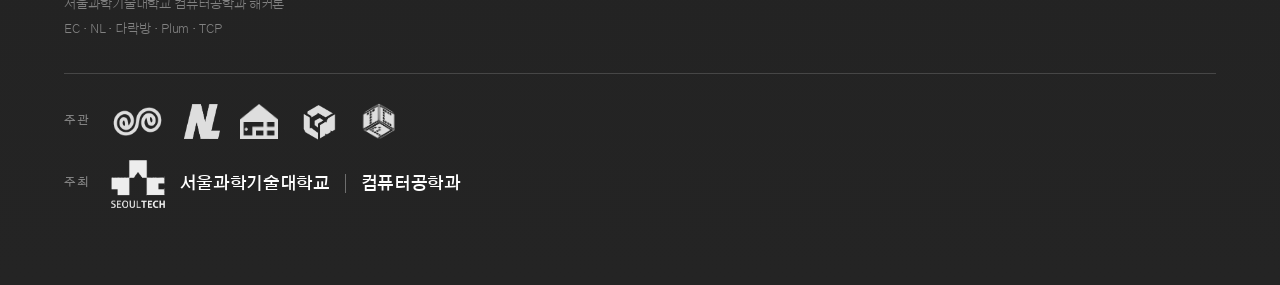
<file: terms/index.html>
<!doctype html>
<html lang="ko">
<head>
<meta charset="utf-8">
<meta name="viewport" content="width=device-width, initial-scale=1, viewport-fit=cover">
<meta name="theme-color" content="#191919">
<!-- 화면 테마: 밝은 화면을 고른 사람은 첫 화면부터 밝게 (assets/theme.js 가 단추를 단다) -->
<script>try{if(localStorage.getItem('ep-theme')==='light')document.documentElement.setAttribute('data-theme','light')}catch(e){}</script>
<script src="../assets/theme.js?v=547fe78e" defer></script>
<title>이용약관 · ENDPoinT</title>
<meta name="description" content="ENDPoinT(서울과학기술대학교 컴퓨터공학과 해커톤)의 참가 신청과 참가에 관한 조건을 안내합니다.">
<link rel="canonical" href="https://2026endpoint.github.io/terms/">
<link rel="alternate" hreflang="ko" href="https://2026endpoint.github.io/terms/">
<link rel="alternate" hreflang="en" href="https://2026endpoint.github.io/en/terms/">
<link rel="icon" href="../assets/img/icon-192.png" sizes="192x192" type="image/png">
<link rel="icon" href="../assets/img/icon-512.png" sizes="512x512" type="image/png">
<link rel="apple-touch-icon" href="../assets/img/apple-touch-icon.png">
<link rel="preconnect" href="https://fonts.googleapis.com">
<link rel="preconnect" href="https://fonts.gstatic.com" crossorigin>
<link rel="stylesheet" href="https://fonts.googleapis.com/css2?family=Gothic+A1:wght@100;200;300;400;500;600;700&display=swap">
<link rel="stylesheet" href="../assets/legal.css?v=8865fec7">
</head>
<body>

<div class="progress" id="progress"></div>

<header class="top" id="top-bar">
  <div class="wrap top-in">
    <a class="mark" href="../"><b>ENDPoinT</b><span>SeoulTech CSE Hackathon</span></a>
    <nav>
      <a href="../" class="sm-hide">홈</a>
      <a href="../#about" class="sm-hide">소개</a>
      <a href="../#schedule" class="sm-hide">일정</a>
      <a href="../#/teams">팀 모집</a>
      <a href="../#/apply">신청 안내</a>
      <a class="lang" href="../en/terms/" hreflang="en" lang="en" title="English version">EN</a>
      <a class="apply" href="../#/apply">참가 신청</a>
    </nav>
  </div>
</header>

<main>
  <section class="lhead">
    <div class="wrap">
      <div class="pagehead">
        <div>
          <span class="lab blue">Legal · Terms</span>
          <h1 class="ptitle">이용약관</h1>
       </div>
        <div class="stack">
          <div><span class="lab">시행일</span><b>2026년 10월 7일</b></div>
          <div><span class="lab">운영</span><b>ENDPoinT 운영위원회</b></div>
          <div><span class="lab">문의</span><b><a href="mailto:recognize@seoultech.ac.kr">recognize@seoultech.ac.kr</a></b></div>
        </div>
      </div>

      <nav class="ltabs" aria-label="정책 문서">
        <a href="../privacy/">개인정보처리방침</a>
        <a href="../terms/" aria-current="page">이용약관</a>
      </nav>

      <div class="lsum" aria-label="한눈에 보기">
        <div><span class="lab">참가 대상</span><b>컴퓨터공학과 학부생 (복수전공 포함 · 휴학생 제외)</b><p>동아리 소속 무관 · 최대 120명</p></div>
        <div><span class="lab">팀 구성</span><b>팀당 2~6명</b><p>11월 4일 최종 팀 발표</p></div>
        <div><span class="lab">필참 일정</span><b>11.13 (금) – 11.14 (토)</b><p>본 해커톤 · 미래관 109호</p></div>
        <div><span class="lab">결과물</span><b>만든 팀에 권리가 있음</b><p>기록·홍보용 게시만 함께</p></div>
      </div>
    </div>
  </section>

  <section class="ldoc">
    <div class="wrap ldoc-in">
      <aside class="toc" aria-label="목차">
        <span class="lab">목차</span>
        <ol>
          <li><a href="#t1"><i>01</i>목적</a></li>
          <li><a href="#t2"><i>02</i>정의</a></li>
          <li><a href="#t3"><i>03</i>약관의 게시와 변경</a></li>
          <li><a href="#t4"><i>04</i>참가 신청</a></li>
          <li><a href="#t5"><i>05</i>참가 자격과 선발</a></li>
          <li><a href="#t6"><i>06</i>팀 구성</a></li>
          <li><a href="#t7"><i>07</i>행사 일정과 운영</a></li>
          <li><a href="#t8"><i>08</i>참가자의 의무</a></li>
          <li><a href="#t9"><i>09</i>결과물의 권리</a></li>
          <li><a href="#t10"><i>10</i>촬영과 홍보</a></li>
          <li><a href="#t11"><i>11</i>심사와 시상</a></li>
          <li><a href="#t12"><i>12</i>참가 제한과 취소</a></li>
          <li><a href="#t13"><i>13</i>사이트 이용</a></li>
          <li><a href="#t14"><i>14</i>책임의 제한</a></li>
          <li><a href="#t15"><i>15</i>개인정보 보호</a></li>
          <li><a href="#t16"><i>16</i>분쟁 해결</a></li>
        </ol>
      </aside>

      <article class="prose">

        <section class="art" id="t1">
          <span class="lab blue">제1조</span>
          <h2>목적</h2>
          <p>이 약관은 ENDPoinT 운영위원회(이하 “운영위원회”)가 운영하는 웹사이트와 ENDPoinT 해커톤의 참가 신청과 참가에 관한 조건과 절차, 운영위원회와 참가자의 권리·의무를 정하는 것을 목적으로 합니다.</p>
        </section>

        <section class="art" id="t2">
          <span class="lab blue">제2조</span>
          <h2>정의</h2>
          <ol>
            <li><strong>“사이트”</strong>란 운영위원회가 운영하는 <a href="https://2026endpoint.github.io/">https://2026endpoint.github.io</a>와 그 하위 페이지를 말합니다.</li>
            <li><strong>“행사”</strong>란 서울과학기술대학교 컴퓨터공학과가 주최하고 학술 동아리 EC·NL·다락방·Plum·TCP가 주관하는 컴퓨터공학과 해커톤 ENDPoinT와 그 사전 프로그램(1차·2차)을 말합니다.</li>
            <li><strong>“운영위원회”</strong>란 행사를 기획하고 운영하는 위 동아리 운영진을 말합니다.</li>
            <li><strong>“참가자”</strong>란 이 약관에 동의하고 사이트에서 참가 신청을 한 사람을 말합니다.</li>
            <li><strong>“결과물”</strong>이란 참가자가 행사 기간에 만든 소스 코드, 서비스, 디자인, 발표 자료 등 일체를 말합니다.</li>
          </ol>
        </section>

        <section class="art" id="t3">
          <span class="lab blue">제3조</span>
          <h2>약관의 게시와 변경</h2>
          <ol>
            <li>운영위원회는 이 약관을 사이트에 게시합니다.</li>
            <li>운영위원회는 관련 법령을 어기지 않는 범위에서 약관을 바꿀 수 있으며, 바꿀 때는 변경 내용과 시행일을 시행 7일 전부터 사이트에 알립니다.</li>
            <li>참가자가 바뀐 약관에 동의하지 않으면 참가를 취소할 수 있습니다.</li>
          </ol>
        </section>

        <section class="art" id="t4">
          <span class="lab blue">제4조</span>
          <h2>참가 신청</h2>
          <ol>
            <li>참가 신청은 구글 계정으로 로그인한 뒤 사이트의 신청서를 제출하는 방식으로 합니다. 신청서를 제출하면 이 약관에 동의한 것으로 봅니다.</li>
            <li>참가자는 사실과 다른 정보를 적어서는 안 되며, 다른 사람의 구글 계정이나 정보로 신청할 수 없습니다.</li>
            <li>한 사람은 신청서를 하나만 낼 수 있습니다. 같은 구글 계정으로 다시 제출하면 기존 신청서가 새 내용으로 바뀝니다.</li>
            <li>모집 기간은 사이트에 공지하며, 기간이 끝난 뒤의 신청은 받지 않을 수 있습니다.</li>
          </ol>
        </section>

        <section class="art" id="t5">
          <span class="lab blue">제5조</span>
          <h2>참가 자격과 선발</h2>
          <ol>
            <li>행사는 서울과학기술대학교 컴퓨터공학과 학부생(복수전공 포함)을 대상으로 모집합니다. 동아리 소속 여부와 관계없이 신청할 수 있으며, 휴학생은 참가할 수 없습니다.</li>
            <li>최대 인원은 120명입니다. 신청자가 최대 인원을 넘으면 운영위원회가 정한 기준에 따라 선발하고, 그 기준과 결과를 알립니다.</li>
          </ol>
        </section>

        <section class="art" id="t6">
          <span class="lab blue">제6조</span>
          <h2>팀 구성</h2>
          <ol>
            <li>팀은 2명 이상 6명 이하로 구성합니다.</li>
            <li>팀 없이 신청한 참가자는 신청서의 희망 역할과 기술 스택 등을 바탕으로 운영위원회가 팀을 매칭합니다.</li>
            <li>운영위원회는 팀 사이 인원 균형을 위해 참가자와 협의해 팀 구성을 조정할 수 있으며, 최종 팀 구성은 1차 프로그램(11월 4일)에서 발표합니다.</li>
          </ol>
        </section>

        <section class="art" id="t7">
          <span class="lab blue">제7조</span>
          <h2>행사 일정과 운영</h2>
          <ol>
            <li>행사 일정은 다음과 같으며, 세부 사항은 사이트와 공지로 안내합니다.
              <ul>
                <li>1차 프로그램 — 2026년 11월 4일(수), 팀 발표와 교육</li>
                <li>2차 프로그램 — 2026년 11월 11일(수), 연사 세션과 멘토링</li>
                <li>본 해커톤 — 2026년 11월 13일(금) ~ 14일(토), 미래관 109호</li>
              </ul>
            </li>
            <li>본 해커톤(11월 13일 ~ 14일)은 모든 참가자가 참석해야 합니다. 1차·2차 프로그램에 참석하기 어려우면 신청서에 미리 표시해 주세요.</li>
            <li>운영위원회는 학사 일정, 시설 사정, 기상 등 부득이한 이유로 일정이나 장소를 바꿀 수 있으며, 이 경우 지체 없이 알립니다.</li>
          </ol>
        </section>

        <section class="art" id="t8">
          <span class="lab blue">제8조</span>
          <h2>참가자의 의무</h2>
          <p>참가자는 다음 행위를 해서는 안 됩니다.</p>
          <ol>
            <li>다른 참가자·운영진·연사에게 폭언, 괴롭힘, 차별, 성희롱 등 상대를 위협하거나 불쾌하게 하는 행위</li>
            <li>다른 사람의 저작물이나 코드를 허락 없이 쓰거나, 라이선스를 지키지 않고 쓰는 행위. 오픈소스는 라이선스를 지키고 출처를 밝히면 쓸 수 있습니다.</li>
            <li>기존 캡스톤디자인 작품이나 그와 사실상 같은 작품을 결과물로 내는 행위(중복 제출). 캡스톤디자인 작품은 따로 전시·시상하므로, 같은 결과물로 두 번 수상하는 것을 막기 위한 규정입니다.</li>
            <li>운영위원회가 정한 행사 규칙을 어기거나 심사를 방해하는 부정행위</li>
            <li>학교 시설·장비를 훼손하거나 학교 시설 이용 규정을 어기는 행위</li>
            <li>그 밖에 관련 법령이나 이 약관을 어기는 행위</li>
          </ol>
        </section>

        <section class="art" id="t9">
          <span class="lab blue">제9조</span>
          <h2>결과물의 권리</h2>
          <ol>
            <li>결과물의 저작권 등 지식재산권은 그 결과물을 만든 참가자(팀)에게 있습니다.</li>
            <li>운영위원회는 행사 기록과 홍보를 위해 결과물의 이름, 소개, 발표 자료, 시연 화면을 사이트와 동아리·학과 채널에 무상으로 게시할 수 있습니다. 이는 결과물의 권리를 운영위원회에 넘기는 것이 아닙니다.</li>
            <li>참가자가 제2항의 게시를 원하지 않으면 운영위원회에 요청할 수 있고, 운영위원회는 해당 게시물을 게시하지 않거나 내립니다.</li>
          </ol>
        </section>

        <section class="art" id="t10">
          <span class="lab blue">제10조</span>
          <h2>촬영과 홍보</h2>
          <ol>
            <li>운영위원회는 행사 기록과 홍보를 위해 행사 중 사진과 영상을 촬영할 수 있습니다.</li>
            <li>촬영이나 게시를 원하지 않는 참가자가 현장 운영진이나 문의처에 알리면, 운영위원회는 촬영 대상에서 빼거나 게시 전 얼굴을 가립니다.</li>
          </ol>
        </section>

        <section class="art" id="t11">
          <span class="lab blue">제11조</span>
          <h2>심사와 시상</h2>
          <ol>
            <li>심사는 교수진, 졸업생·현직자, 동아리장으로 구성한 심사위원단의 점수(75%)와 참가자 투표(25%)를 합산해 진행합니다. 트랙별 세부 기준은 행사 전에 알립니다.</li>
            <li>총상금은 해커톤 트랙과 구현과제 트랙을 합쳐 300만 원입니다. 시상 부문별 상금과 상품은 확정되는 대로 사이트에 알립니다.</li>
            <li>부정행위가 확인되면 운영위원회는 수상을 취소하고, 이미 지급한 상금·상품의 반환을 요구할 수 있습니다.</li>
            <li>심사 결과에 이의가 있으면 운영위원회에 문의할 수 있으며, 운영위원회는 이를 검토해 답변합니다.</li>
          </ol>
        </section>

        <section class="art" id="t12">
          <span class="lab blue">제12조</span>
          <h2>참가 제한과 취소</h2>
          <ol>
            <li>참가자가 신청서에 사실과 다른 내용을 적었거나 제8조를 어긴 경우, 운영위원회는 경고, 참가 제한, 실격 조치를 할 수 있습니다. 중대한 위반이 아니면 먼저 소명할 기회를 줍니다.</li>
            <li>결과물이 기존 캡스톤디자인 작품이나 그와 사실상 같은 작품으로 판단되면(제8조 제3호), 운영위원회는 해당 팀을 실격 처리할 수 있습니다. 시상 뒤에 확인되면 수상을 취소하고, 이미 지급한 상금·상품의 반환을 요구할 수 있습니다.</li>
            <li>참가자는 언제든 문의처에 알려 참가를 취소할 수 있습니다.</li>
          </ol>
        </section>

        <section class="art" id="t13">
          <span class="lab blue">제13조</span>
          <h2>사이트 이용</h2>
          <ol>
            <li>사이트는 무료로 제공됩니다.</li>
            <li>사이트는 GitHub Pages와 Google 서비스를 이용해 운영되므로, 이들 서비스의 점검이나 장애로 잠시 이용할 수 없을 수 있습니다.</li>
            <li>팀 모집 게시판에 올라가는 내용이 제8조에 어긋나면 운영위원회가 고치거나 삭제할 수 있습니다.</li>
          </ol>
        </section>

        <section class="art" id="t14">
          <span class="lab blue">제14조</span>
          <h2>책임의 제한</h2>
          <ol>
            <li>운영위원회는 천재지변, 외부 서비스 장애 등 운영위원회가 통제할 수 없는 사유로 생긴 손해에 대해서는 책임지지 않습니다.</li>
            <li>참가자가 가져온 개인 물품의 분실·파손이나 참가자 사이의 분쟁에 대해서는, 운영위원회에 고의나 중대한 과실이 없으면 책임지지 않습니다.</li>
          </ol>
        </section>

        <section class="art" id="t15">
          <span class="lab blue">제15조</span>
          <h2>개인정보 보호</h2>
          <p>운영위원회는 참가자의 개인정보를 「개인정보 보호법」과 사이트에 게시한 <a href="../privacy/">개인정보처리방침</a>에 따라 처리합니다.</p>
        </section>

        <section class="art" id="t16">
          <span class="lab blue">제16조</span>
          <h2>분쟁 해결</h2>
          <ol>
            <li>이 약관이나 행사와 관련한 분쟁은 운영위원회와 참가자가 성실히 협의해 해결합니다.</li>
            <li>이 약관은 대한민국 법령에 따라 해석합니다.</li>
          </ol>
        </section>

        <section class="art fin">
          <span class="lab">부칙</span>
          <p>이 약관은 2026년 10월 7일부터 시행합니다.</p>
        </section>

        <div class="lnext">
          <a href="../privacy/"><span class="lab">이전 문서</span><b>← 개인정보처리방침</b></a>
          <a href="../#/apply"><span class="lab">참가 신청</span><b>신청서 작성하기 →</b></a>
        </div>

      </article>
    </div>
  </section>
</main>

<footer>
  <div class="wrap">
    <hr class="rule">
    <div class="f-in">
      <div>
        <div class="mark" style="margin-bottom:16px"><b>ENDPoinT</b><span>SeoulTech CSE Hackathon</span></div>
        <div>서울과학기술대학교 컴퓨터공학과 해커톤<br>EC · NL · 다락방 · Plum · TCP</div>
      </div>
      <div class="f-links">
        <a href="../privacy/" class="pp">개인정보처리방침</a>
        <a href="../terms/" aria-current="page">이용약관</a>
        <a href="../#/apply">참가 신청</a>
      </div>
    </div>
    <div class="host host-by">
      <span class="lab">주관</span>
      <span class="host-clubs">
        <a class="host-club hc-ec" href="https://endless-creation.netlify.app/" target="_blank" rel="noopener noreferrer" title="EC (새 창)" aria-label="EC (새 창)"><img src="../assets/img/mark-ec.png" alt="" loading="lazy" decoding="async"></a>
        <a class="host-club hc-nl" href="https://github.com/NL-s" target="_blank" rel="noopener noreferrer" title="NL (새 창)" aria-label="NL (새 창)"><img src="../assets/img/mark-nl.png" alt="" loading="lazy" decoding="async"></a>
        <a class="host-club hc-darakbang" href="https://www.instagram.com/darackbang_com" target="_blank" rel="noopener noreferrer" title="다락방 (새 창)" aria-label="다락방 (새 창)"><img src="../assets/img/mark-darakbang.png" alt="" loading="lazy" decoding="async"></a>
        <a class="host-club hc-plum" href="https://wirehaired-stoat-970.notion.site/Plum-1e690c957a2e43c08c68430e29e05366" target="_blank" rel="noopener noreferrer" title="Plum (새 창)" aria-label="Plum (새 창)"><img src="../assets/img/mark-plum.png" alt="" loading="lazy" decoding="async"></a>
        <a class="host-club hc-tcp" href="https://teamcrazyperformance.com/" target="_blank" rel="noopener noreferrer" title="TCP (새 창)" aria-label="TCP (새 창)"><img src="../assets/img/mark-tcp.png" alt="" loading="lazy" decoding="async"></a>
      </span>
    </div>
    <div class="host">
      <span class="lab">주최</span>
      <span class="dept">
        <a class="dept-link" href="https://www.seoultech.ac.kr/" target="_blank" rel="noopener noreferrer" title="서울과학기술대학교 (새 창)">
          <img class="dept-mark" src="../assets/seoultech-cse.png" alt="SEOULTECH">
          <span class="dept-name">서울과학기술대학교</span>
        </a>
        <span class="dept-bar" aria-hidden="true"></span>
        <a class="dept-link" href="https://computer.seoultech.ac.kr/" target="_blank" rel="noopener noreferrer" title="컴퓨터공학과 (새 창)"><span class="dept-sub">컴퓨터공학과</span></a>
      </span>
    </div>
  </div>
</footer>

<script src="../assets/legal.js?v=205b5cd1"></script>
</body>
</html>
</file>
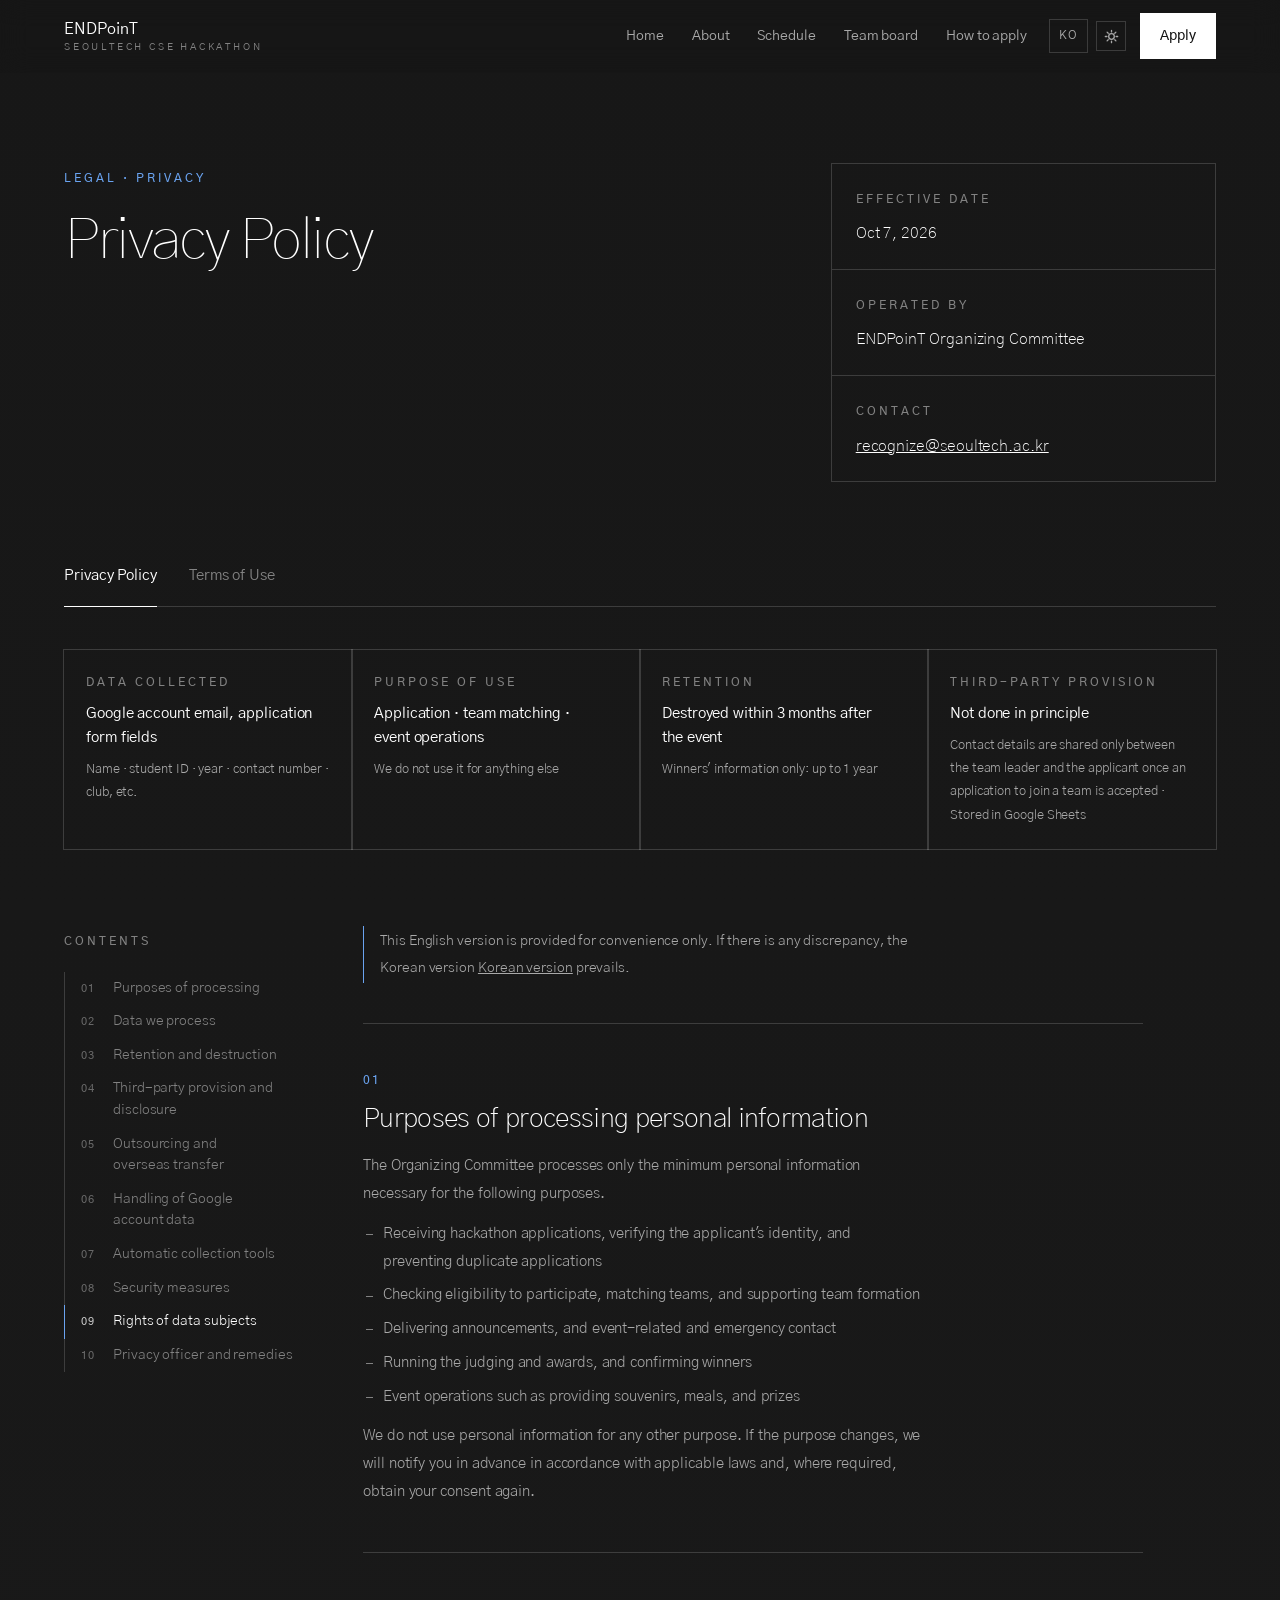
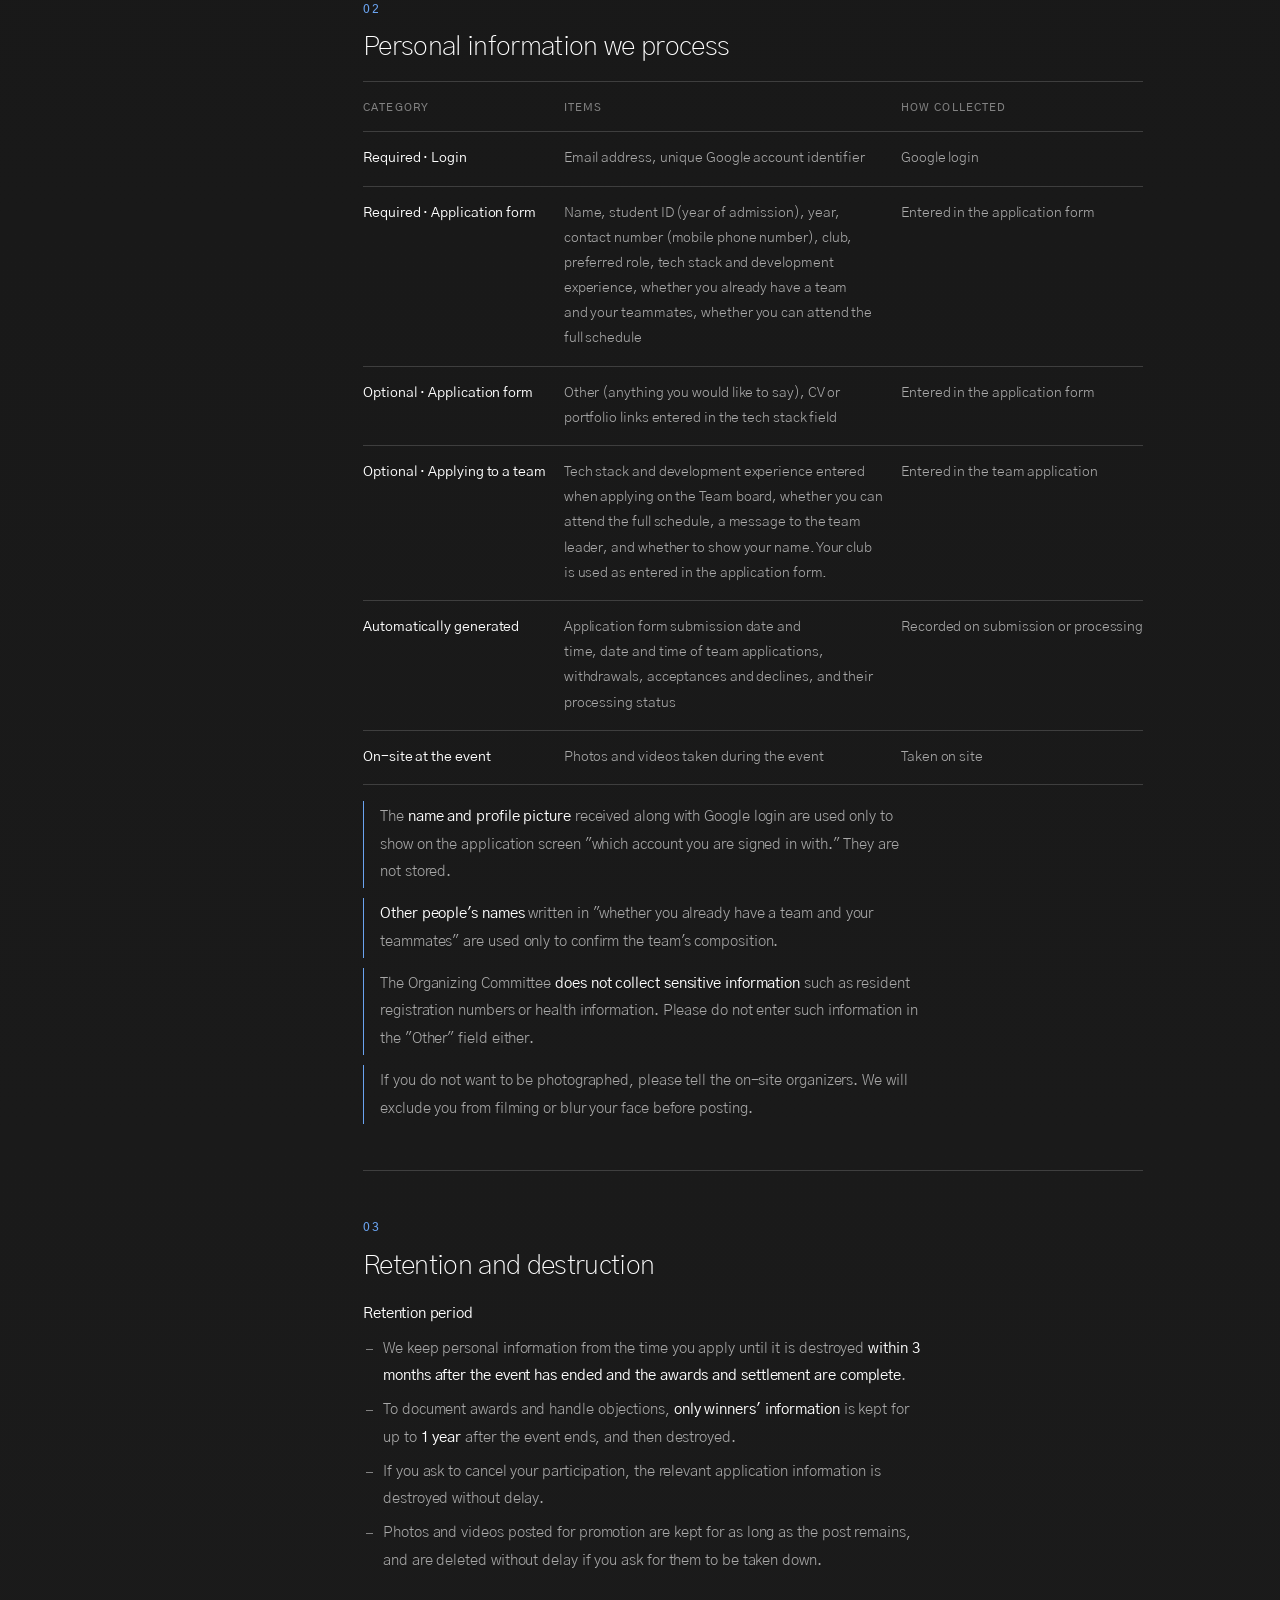
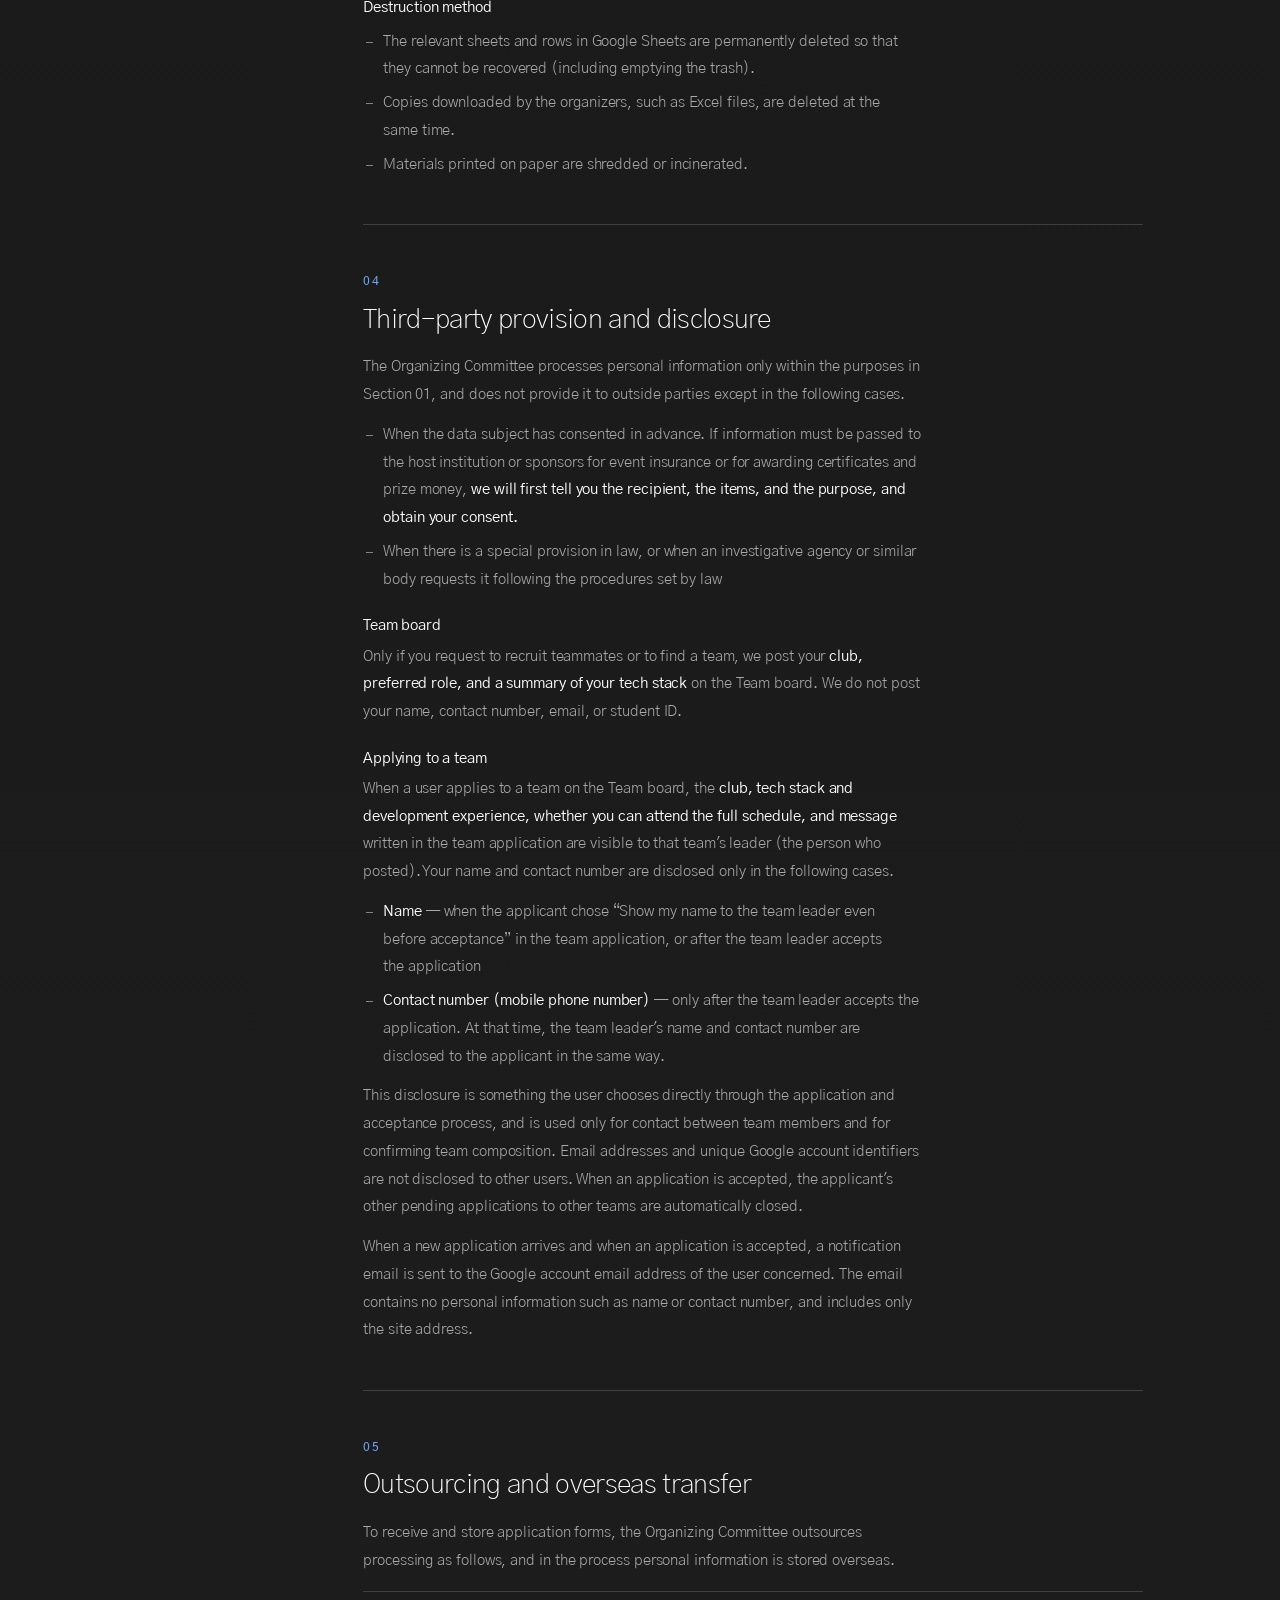
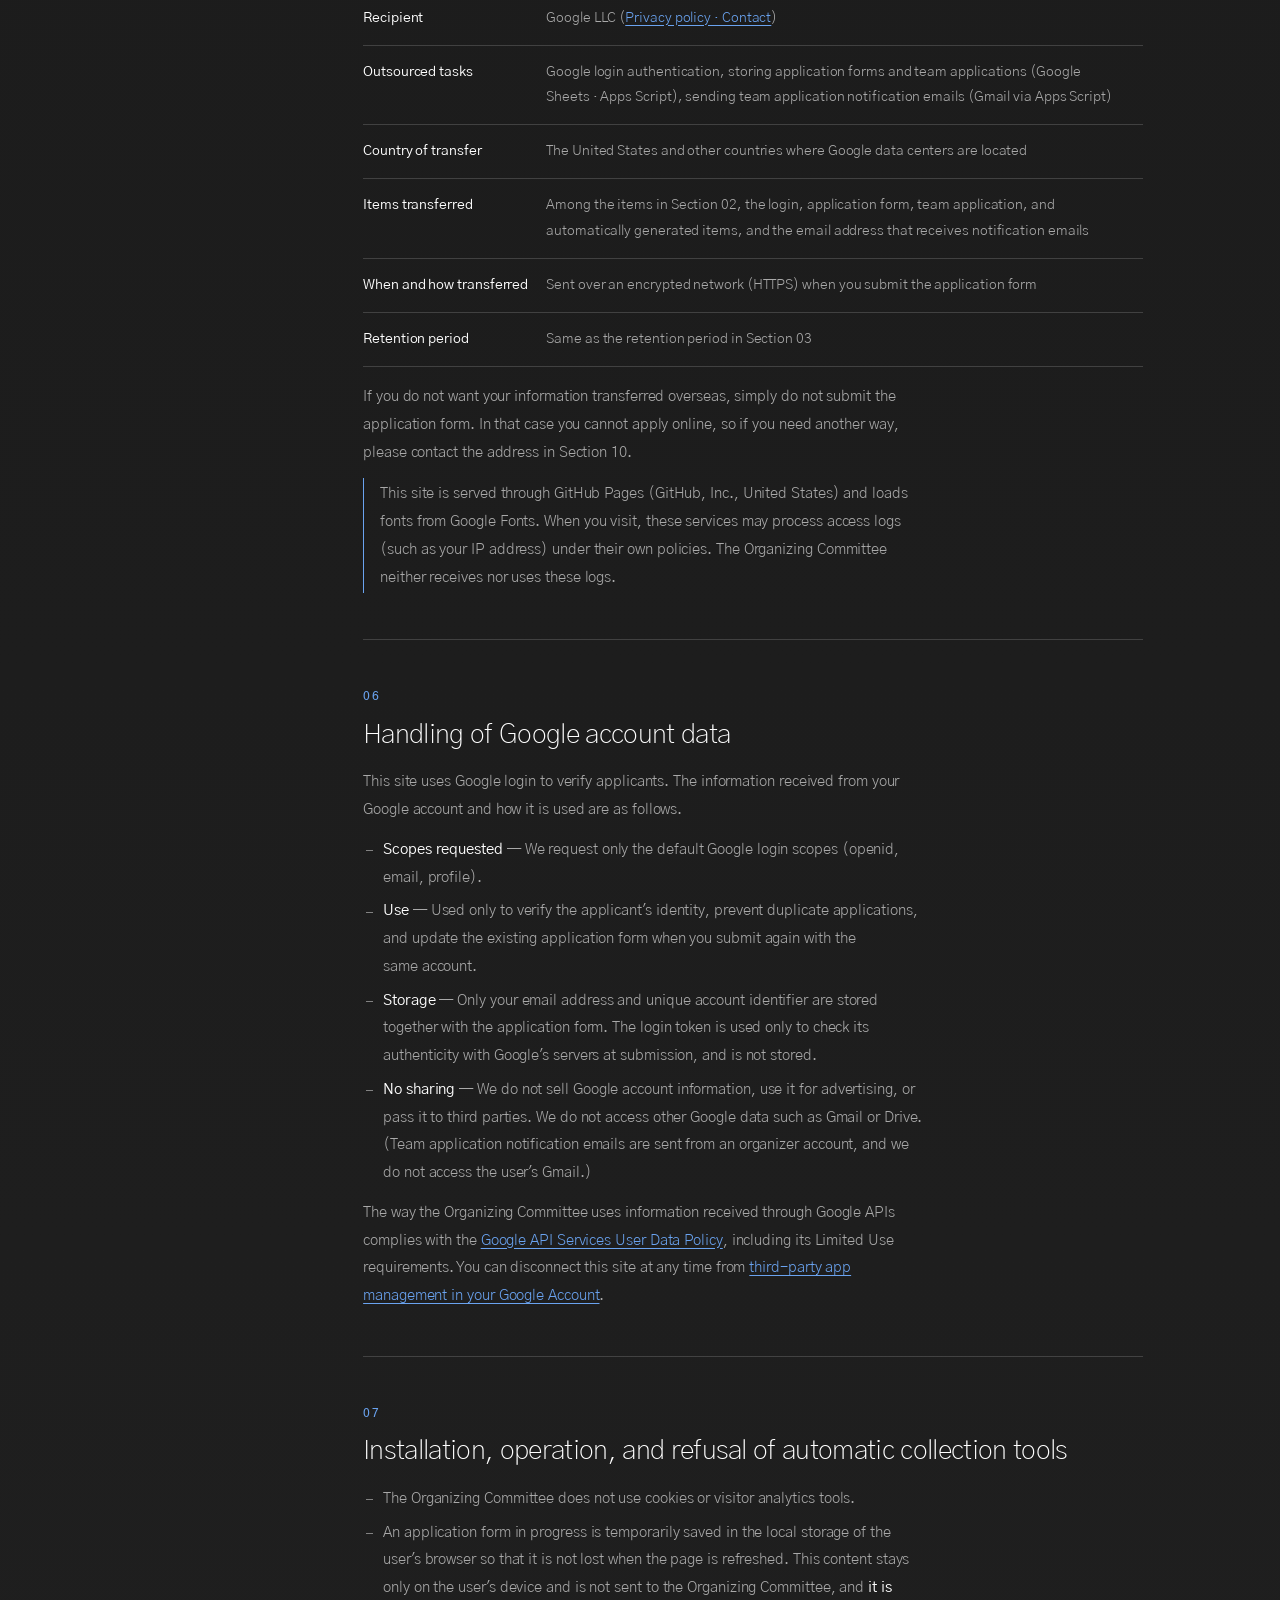
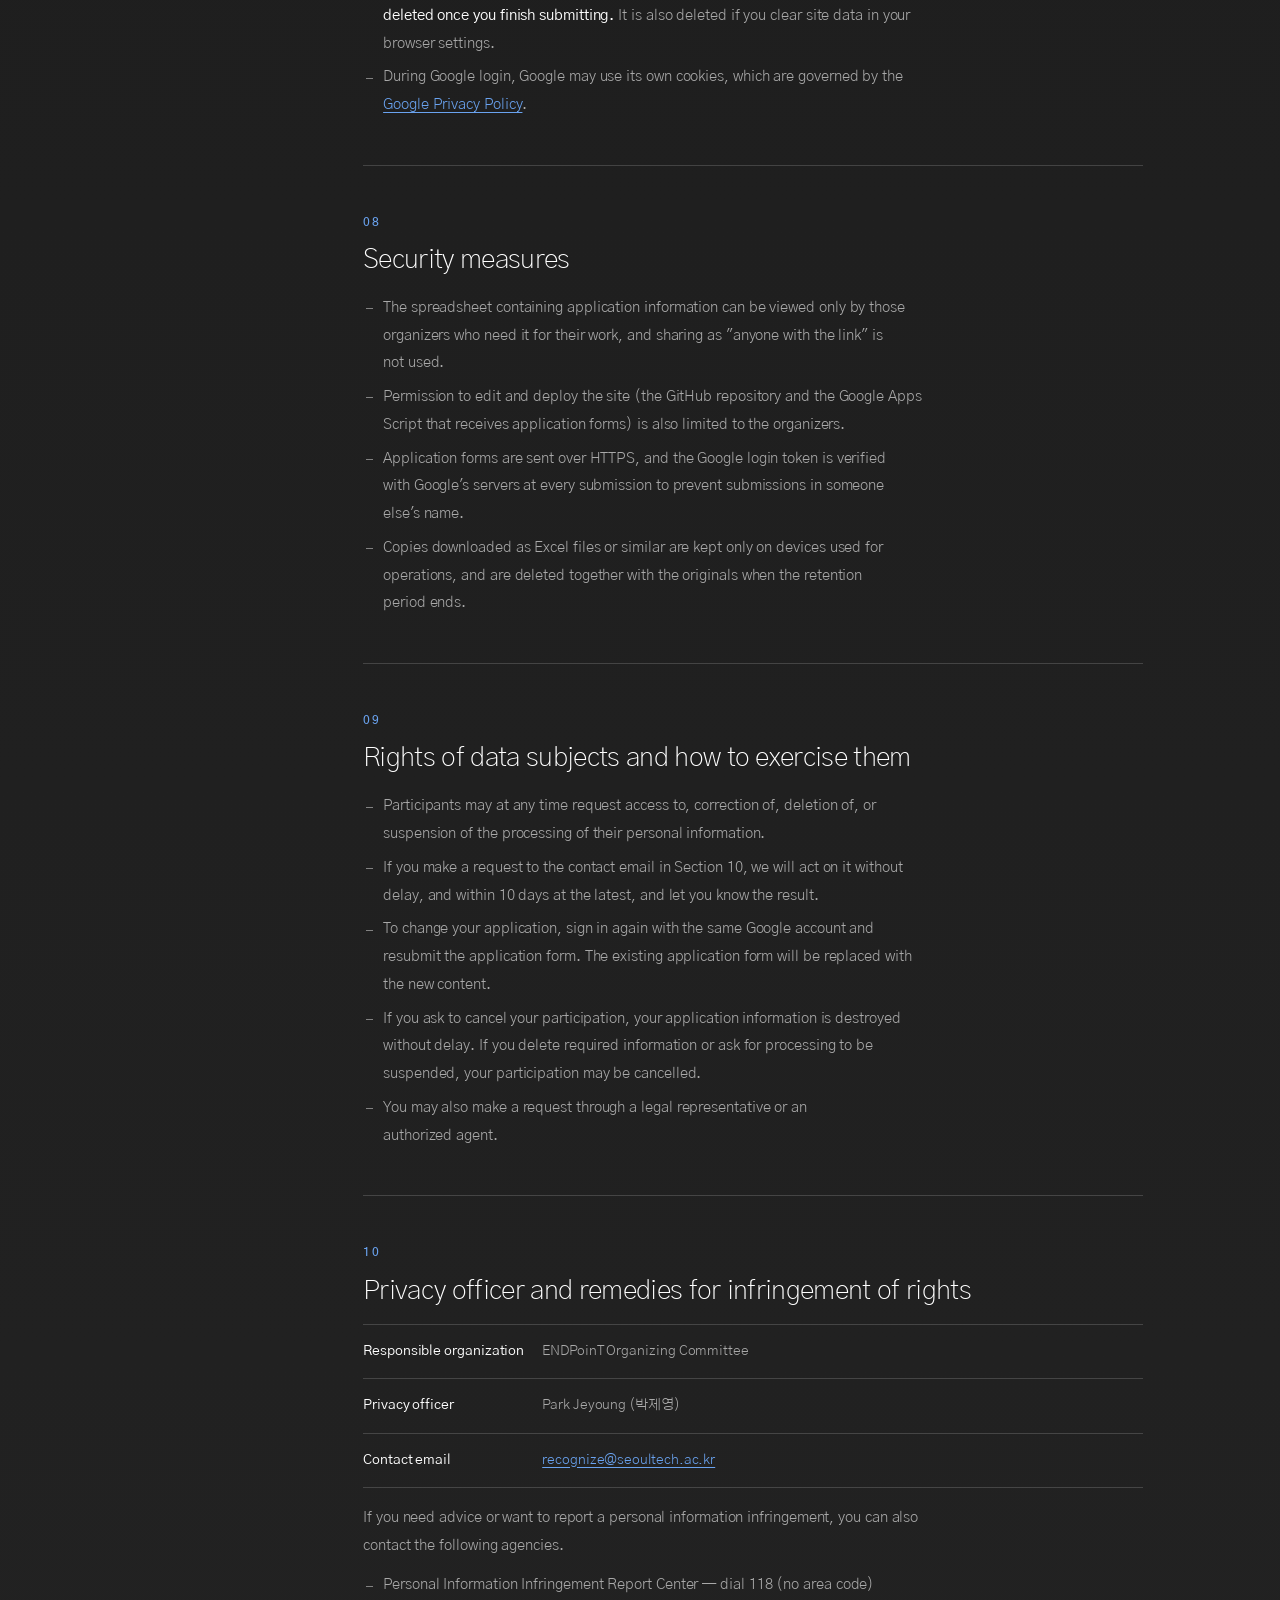
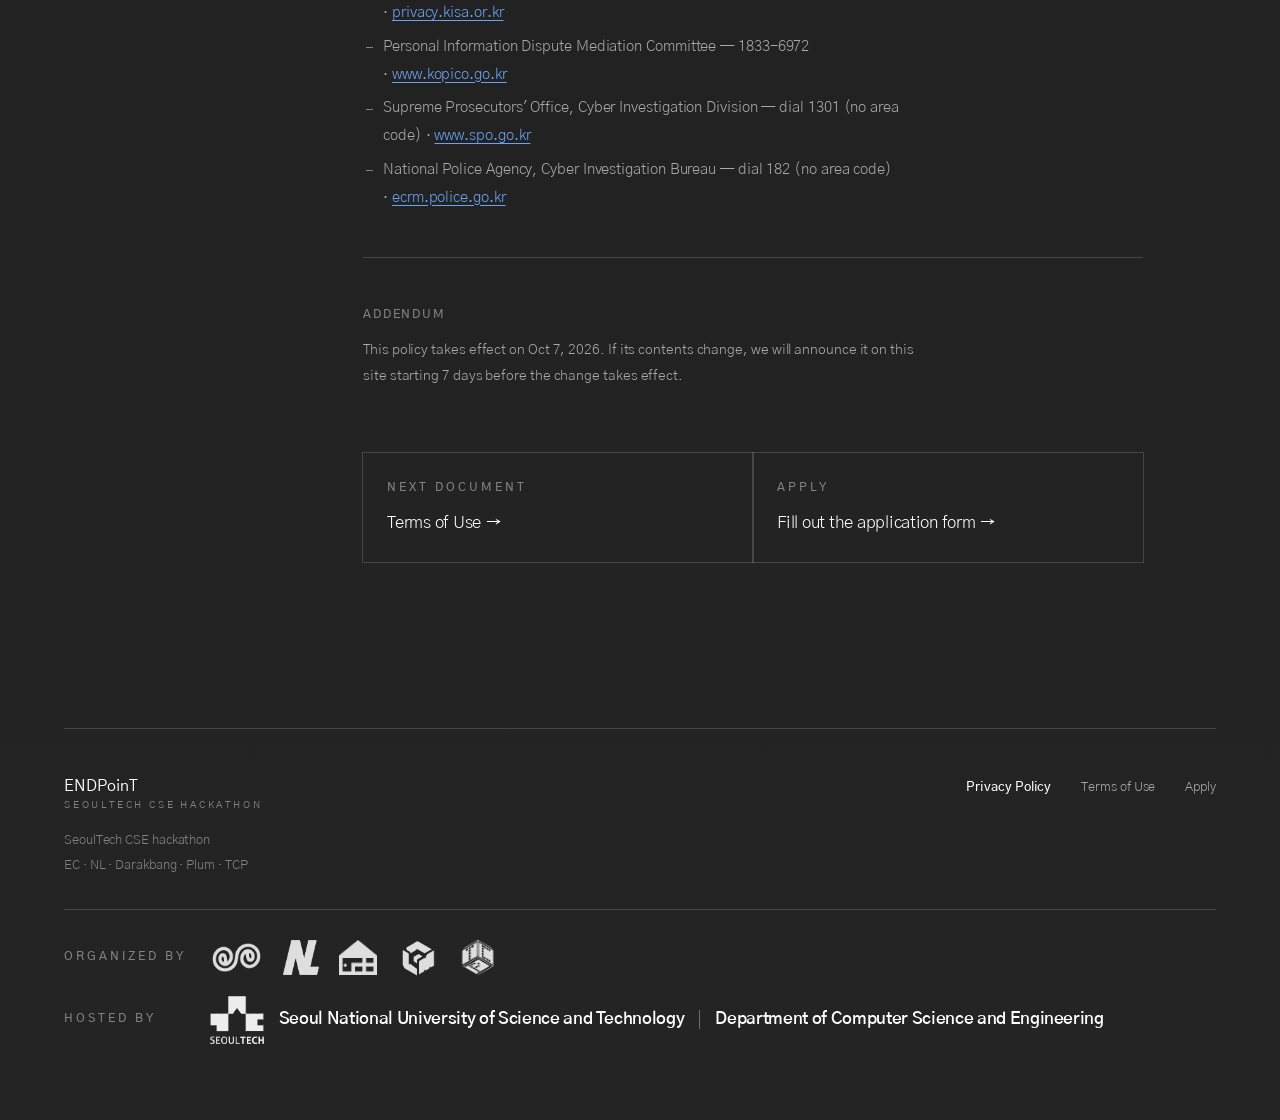
<file: en/privacy/index.html>
<!doctype html>
<html lang="en">
<head>
<meta charset="utf-8">
<meta name="viewport" content="width=device-width, initial-scale=1, viewport-fit=cover">
<meta name="theme-color" content="#191919">
<!-- 화면 테마: 밝은 화면을 고른 사람은 첫 화면부터 밝게 (assets/theme.js 가 단추를 단다) -->
<script>try{if(localStorage.getItem('ep-theme')==='light')document.documentElement.setAttribute('data-theme','light')}catch(e){}</script>
<script src="../../assets/theme.js?v=547fe78e" defer></script>
<title>Privacy Policy · ENDPoinT</title>

<link rel="canonical" href="https://2026endpoint.github.io/en/privacy/">
<link rel="alternate" hreflang="ko" href="https://2026endpoint.github.io/privacy/">
<link rel="alternate" hreflang="en" href="https://2026endpoint.github.io/en/privacy/">
<link rel="icon" href="../../assets/img/icon-192.png" sizes="192x192" type="image/png">
<link rel="icon" href="../../assets/img/icon-512.png" sizes="512x512" type="image/png">
<link rel="apple-touch-icon" href="../../assets/img/apple-touch-icon.png">
<link rel="preconnect" href="https://fonts.googleapis.com">
<link rel="preconnect" href="https://fonts.gstatic.com" crossorigin>
<link rel="stylesheet" href="https://fonts.googleapis.com/css2?family=Gothic+A1:wght@100;200;300;400;500;600;700&display=swap">
<link rel="stylesheet" href="../../assets/legal.css?v=8865fec7">
</head>
<body>

<div class="progress" id="progress"></div>

<header class="top" id="top-bar">
  <div class="wrap top-in">
    <a class="mark" href="../"><b>ENDPoinT</b><span>SeoulTech CSE Hackathon</span></a>
    <nav>
      <a href="../" class="sm-hide">Home</a>
      <a href="../#about" class="sm-hide">About</a>
      <a href="../#schedule" class="sm-hide">Schedule</a>
      <a href="../#/teams">Team board</a>
      <a href="../#/apply">How to apply</a>
      <a class="lang" href="../../privacy/" hreflang="ko" lang="ko" title="한국어">KO</a>
      <a class="apply" href="../#/apply">Apply</a>
    </nav>
  </div>
</header>

<main>
  <section class="lhead">
    <div class="wrap">
      <div class="pagehead">
        <div>
          <span class="lab blue">Legal · Privacy</span>
          <h1 class="ptitle">Privacy Policy</h1>
        </div>
        <div class="stack">
          <div><span class="lab">Effective date</span><b>Oct 7, 2026</b></div>
          <div><span class="lab">Operated by</span><b>ENDPoinT Organizing Committee</b></div>
          <div><span class="lab">Contact</span><b><a href="mailto:recognize@seoultech.ac.kr">recognize@seoultech.ac.kr</a></b></div>
        </div>
      </div>

      <nav class="ltabs" aria-label="Policy documents">
        <a href="../privacy/" aria-current="page">Privacy Policy</a>
        <a href="../terms/">Terms of Use</a>
      </nav>

      <div class="lsum" aria-label="At a glance">
        <div><span class="lab">Data collected</span><b>Google account email, application form fields</b><p>Name · student ID · year · contact number · club, etc.</p></div>
        <div><span class="lab">Purpose of use</span><b>Application · team matching · event operations</b><p>We do not use it for anything else</p></div>
        <div><span class="lab">Retention</span><b>Destroyed within 3 months after the event</b><p>Winners' information only: up to 1 year</p></div>
        <div><span class="lab">Third-party provision</span><b>Not done in principle</b><p>Contact details are shared only between the team leader and the applicant once an application to join a team is accepted · Stored in Google Sheets</p></div>
      </div>
    </div>
  </section>

  <section class="ldoc">
    <div class="wrap ldoc-in">
      <aside class="toc" aria-label="Contents">
        <span class="lab">Contents</span>
        <ol>
          <li><a href="#p1"><i>01</i>Purposes of processing</a></li>
          <li><a href="#p2"><i>02</i>Data we process</a></li>
          <li><a href="#p3"><i>03</i>Retention and destruction</a></li>
          <li><a href="#p4"><i>04</i>Third-party provision and disclosure</a></li>
          <li><a href="#p5"><i>05</i>Outsourcing and overseas transfer</a></li>
          <li><a href="#p6"><i>06</i>Handling of Google account data</a></li>
          <li><a href="#p7"><i>07</i>Automatic collection tools</a></li>
          <li><a href="#p8"><i>08</i>Security measures</a></li>
          <li><a href="#p9"><i>09</i>Rights of data subjects</a></li>
          <li><a href="#p10"><i>10</i>Privacy officer and remedies</a></li>
        </ol>
      </aside>

      <article class="prose">

        <p class="note">This English version is provided for convenience only. If there is any discrepancy, the Korean version <a href="../../privacy/">Korean version</a> prevails.</p>

        <section class="art" id="p1">
          <span class="lab blue">01</span>
          <h2>Purposes of processing personal information</h2>
          <p>The Organizing Committee processes only the minimum personal information necessary for the following purposes.</p>
          <ul>
            <li>Receiving hackathon applications, verifying the applicant's identity, and preventing duplicate applications</li>
            <li>Checking eligibility to participate, matching teams, and supporting team formation</li>
            <li>Delivering announcements, and event-related and emergency contact</li>
            <li>Running the judging and awards, and confirming winners</li>
            <li>Event operations such as providing souvenirs, meals, and prizes</li>
          </ul>
          <p>We do not use personal information for any other purpose. If the purpose changes, we will notify you in advance in accordance with applicable laws and, where required, obtain your consent again.</p>
        </section>

        <section class="art" id="p2">
          <span class="lab blue">02</span>
          <h2>Personal information we process</h2>
          <div class="tbl-wrap">
            <table class="tbl">
              <thead><tr><th>Category</th><th>Items</th><th>How collected</th></tr></thead>
              <tbody>
                <tr><td>Required · Login</td><td>Email address, unique Google account identifier</td><td>Google login</td></tr>
                <tr><td>Required · Application form</td><td>Name, student ID (year of admission), year, contact number (mobile phone number), club, preferred role, tech stack and development experience, whether you already have a team and your teammates, whether you can attend the full schedule</td><td>Entered in the application form</td></tr>
                <tr><td>Optional · Application form</td><td>Other (anything you would like to say), CV or portfolio links entered in the tech stack field</td><td>Entered in the application form</td></tr>
                <tr><td>Optional · Applying to a team</td><td>Tech stack and development experience entered when applying on the Team board, whether you can attend the full schedule, a message to the team leader, and whether to show your name. Your club is used as entered in the application form.</td><td>Entered in the team application</td></tr>
                <tr><td>Automatically generated</td><td>Application form submission date and time, date and time of team applications, withdrawals, acceptances and declines, and their processing status</td><td>Recorded on submission or processing</td></tr>
                <tr><td>On-site at the event</td><td>Photos and videos taken during the event</td><td>Taken on site</td></tr>
              </tbody>
            </table>
          </div>
          <p class="note">The <strong>name and profile picture</strong> received along with Google login are used only to show on the application screen "which account you are signed in with." They are not stored.</p>
          <p class="note"><strong>Other people's names</strong> written in "whether you already have a team and your teammates" are used only to confirm the team's composition.</p>
          <p class="note">The Organizing Committee <strong>does not collect sensitive information</strong> such as resident registration numbers or health information. Please do not enter such information in the "Other" field either.</p>
          <p class="note">If you do not want to be photographed, please tell the on-site organizers. We will exclude you from filming or blur your face before posting.</p>
        </section>

        <section class="art" id="p3">
          <span class="lab blue">03</span>
          <h2>Retention and destruction</h2>
          <h3>Retention period</h3>
          <ul>
            <li>We keep personal information from the time you apply until it is destroyed <strong>within 3 months after the event has ended and the awards and settlement are complete</strong>.</li>
            <li>To document awards and handle objections, <strong>only winners' information</strong> is kept for up to <strong>1 year</strong> after the event ends, and then destroyed.</li>
            <li>If you ask to cancel your participation, the relevant application information is destroyed without delay.</li>
            <li>Photos and videos posted for promotion are kept for as long as the post remains, and are deleted without delay if you ask for them to be taken down.</li>
          </ul>
          <h3>Destruction method</h3>
          <ul>
            <li>The relevant sheets and rows in Google Sheets are permanently deleted so that they cannot be recovered (including emptying the trash).</li>
            <li>Copies downloaded by the organizers, such as Excel files, are deleted at the same time.</li>
            <li>Materials printed on paper are shredded or incinerated.</li>
          </ul>
        </section>

        <section class="art" id="p4">
          <span class="lab blue">04</span>
          <h2>Third-party provision and disclosure</h2>
          <p>The Organizing Committee processes personal information only within the purposes in Section 01, and does not provide it to outside parties except in the following cases.</p>
          <ul>
            <li>When the data subject has consented in advance. If information must be passed to the host institution or sponsors for event insurance or for awarding certificates and prize money, <strong>we will first tell you the recipient, the items, and the purpose, and obtain your consent.</strong></li>
            <li>When there is a special provision in law, or when an investigative agency or similar body requests it following the procedures set by law</li>
          </ul>
          <h3>Team board</h3>
          <p>Only if you request to recruit teammates or to find a team, we post your <strong>club, preferred role, and a summary of your tech stack</strong> on the Team board. We do not post your name, contact number, email, or student ID.</p>
          <h3>Applying to a team</h3>
          <p>When a user applies to a team on the Team board, the <strong>club, tech stack and development experience, whether you can attend the full schedule, and message</strong> written in the team application are visible to that team's leader (the person who posted). Your name and contact number are disclosed only in the following cases.</p>
          <ul>
            <li><strong>Name</strong> — when the applicant chose “Show my name to the team leader even before acceptance” in the team application, or after the team leader accepts the application</li>
            <li><strong>Contact number (mobile phone number)</strong> — only after the team leader accepts the application. At that time, the team leader's name and contact number are disclosed to the applicant in the same way.</li>
          </ul>
          <p>This disclosure is something the user chooses directly through the application and acceptance process, and is used only for contact between team members and for confirming team composition. Email addresses and unique Google account identifiers are not disclosed to other users. When an application is accepted, the applicant's other pending applications to other teams are automatically closed.</p>
          <p>When a new application arrives and when an application is accepted, a notification email is sent to the Google account email address of the user concerned. The email contains no personal information such as name or contact number, and includes only the site address.</p>
        </section>

        <section class="art" id="p5">
          <span class="lab blue">05</span>
          <h2>Outsourcing and overseas transfer</h2>
          <p>To receive and store application forms, the Organizing Committee outsources processing as follows, and in the process personal information is stored overseas.</p>
          <div class="tbl-wrap">
            <table class="tbl kv">
              <tbody>
                <tr><th scope="row">Recipient</th><td>Google LLC (<a href="https://policies.google.com/privacy" rel="noopener">Privacy policy · Contact</a>)</td></tr>
                <tr><th scope="row">Outsourced tasks</th><td>Google login authentication, storing application forms and team applications (Google Sheets · Apps Script), sending team application notification emails (Gmail via Apps Script)</td></tr>
                <tr><th scope="row">Country of transfer</th><td>The United States and other countries where Google data centers are located</td></tr>
                <tr><th scope="row">Items transferred</th><td>Among the items in Section 02, the login, application form, team application, and automatically generated items, and the email address that receives notification emails</td></tr>
                <tr><th scope="row">When and how transferred</th><td>Sent over an encrypted network (HTTPS) when you submit the application form</td></tr>
                <tr><th scope="row">Retention period</th><td>Same as the retention period in Section 03</td></tr>
              </tbody>
            </table>
          </div>
          <p>If you do not want your information transferred overseas, simply do not submit the application form. In that case you cannot apply online, so if you need another way, please contact the address in Section 10.</p>
          <p class="note">This site is served through GitHub Pages (GitHub, Inc., United States) and loads fonts from Google Fonts. When you visit, these services may process access logs (such as your IP address) under their own policies. The Organizing Committee neither receives nor uses these logs.</p>
        </section>

        <section class="art" id="p6">
          <span class="lab blue">06</span>
          <h2>Handling of Google account data</h2>
          <p>This site uses Google login to verify applicants. The information received from your Google account and how it is used are as follows.</p>
          <ul>
            <li><strong>Scopes requested</strong> — We request only the default Google login scopes (openid, email, profile).</li>
            <li><strong>Use</strong> — Used only to verify the applicant's identity, prevent duplicate applications, and update the existing application form when you submit again with the same account.</li>
            <li><strong>Storage</strong> — Only your email address and unique account identifier are stored together with the application form. The login token is used only to check its authenticity with Google's servers at submission, and is not stored.</li>
            <li><strong>No sharing</strong> — We do not sell Google account information, use it for advertising, or pass it to third parties. We do not access other Google data such as Gmail or Drive. (Team application notification emails are sent from an organizer account, and we do not access the user's Gmail.)</li>
          </ul>
          <p>The way the Organizing Committee uses information received through Google APIs complies with the <a href="https://developers.google.com/terms/api-services-user-data-policy" rel="noopener">Google API Services User Data Policy</a>, including its Limited Use requirements. You can disconnect this site at any time from <a href="https://myaccount.google.com/permissions" rel="noopener">third-party app management in your Google Account</a>.</p>
        </section>

        <section class="art" id="p7">
          <span class="lab blue">07</span>
          <h2>Installation, operation, and refusal of automatic collection tools</h2>
          <ul>
            <li>The Organizing Committee does not use cookies or visitor analytics tools.</li>
            <li>An application form in progress is temporarily saved in the local storage of the user's browser so that it is not lost when the page is refreshed. This content stays only on the user's device and is not sent to the Organizing Committee, and <strong>it is deleted once you finish submitting.</strong> It is also deleted if you clear site data in your browser settings.</li>
            <li>During Google login, Google may use its own cookies, which are governed by the <a href="https://policies.google.com/privacy" rel="noopener">Google Privacy Policy</a>.</li>
          </ul>
        </section>

        <section class="art" id="p8">
          <span class="lab blue">08</span>
          <h2>Security measures</h2>
          <ul>
            <li>The spreadsheet containing application information can be viewed only by those organizers who need it for their work, and sharing as "anyone with the link" is not used.</li>
            <li>Permission to edit and deploy the site (the GitHub repository and the Google Apps Script that receives application forms) is also limited to the organizers.</li>
            <li>Application forms are sent over HTTPS, and the Google login token is verified with Google's servers at every submission to prevent submissions in someone else's name.</li>
            <li>Copies downloaded as Excel files or similar are kept only on devices used for operations, and are deleted together with the originals when the retention period ends.</li>
          </ul>
        </section>

        <section class="art" id="p9">
          <span class="lab blue">09</span>
          <h2>Rights of data subjects and how to exercise them</h2>
          <ul>
            <li>Participants may at any time request access to, correction of, deletion of, or suspension of the processing of their personal information.</li>
            <li>If you make a request to the contact email in Section 10, we will act on it without delay, and within 10 days at the latest, and let you know the result.</li>
            <li>To change your application, sign in again with the same Google account and resubmit the application form. The existing application form will be replaced with the new content.</li>
            <li>If you ask to cancel your participation, your application information is destroyed without delay. If you delete required information or ask for processing to be suspended, your participation may be cancelled.</li>
            <li>You may also make a request through a legal representative or an authorized agent.</li>
          </ul>
        </section>

        <section class="art" id="p10">
          <span class="lab blue">10</span>
          <h2>Privacy officer and remedies for infringement of rights</h2>
          <div class="tbl-wrap">
            <table class="tbl kv">
              <tbody>
                <tr><th scope="row">Responsible organization</th><td>ENDPoinT Organizing Committee</td></tr>
                <tr><th scope="row">Privacy officer</th><td>Park Jeyoung (박제영)</td></tr>
                <tr><th scope="row">Contact email</th><td><a href="mailto:recognize@seoultech.ac.kr">recognize@seoultech.ac.kr</a></td></tr>
              </tbody>
            </table>
          </div>
          <p>If you need advice or want to report a personal information infringement, you can also contact the following agencies.</p>
          <ul>
            <li>Personal Information Infringement Report Center — dial 118 (no area code) · <a href="https://privacy.kisa.or.kr" rel="noopener">privacy.kisa.or.kr</a></li>
            <li>Personal Information Dispute Mediation Committee — 1833-6972 · <a href="https://www.kopico.go.kr" rel="noopener">www.kopico.go.kr</a></li>
            <li>Supreme Prosecutors' Office, Cyber Investigation Division — dial 1301 (no area code) · <a href="https://www.spo.go.kr" rel="noopener">www.spo.go.kr</a></li>
            <li>National Police Agency, Cyber Investigation Bureau — dial 182 (no area code) · <a href="https://ecrm.police.go.kr" rel="noopener">ecrm.police.go.kr</a></li>
          </ul>
        </section>

        <section class="art fin">
          <span class="lab">Addendum</span>
          <p>This policy takes effect on Oct 7, 2026. If its contents change, we will announce it on this site starting 7 days before the change takes effect.</p>
        </section>

        <div class="lnext">
          <a href="../terms/"><span class="lab">Next document</span><b>Terms of Use →</b></a>
          <a href="../#/apply"><span class="lab">Apply</span><b>Fill out the application form →</b></a>
        </div>

      </article>
    </div>
  </section>
</main>

<footer>
  <div class="wrap">
    <hr class="rule">
    <div class="f-in">
      <div>
        <div class="mark" style="margin-bottom:16px"><b>ENDPoinT</b><span>SeoulTech CSE Hackathon</span></div>
        <div>SeoulTech CSE hackathon<br>EC · NL · Darakbang · Plum · TCP</div>
      </div>
      <div class="f-links">
        <a href="../privacy/" class="pp" aria-current="page">Privacy Policy</a>
        <a href="../terms/">Terms of Use</a>
        <a href="../#/apply">Apply</a>
      </div>
    </div>
    <div class="host host-by">
      <span class="lab">Organized by</span>
      <span class="host-clubs">
        <a class="host-club hc-ec" href="https://endless-creation.netlify.app/" target="_blank" rel="noopener noreferrer" title="EC (opens in new window)" aria-label="EC (opens in new window)"><img src="../../assets/img/mark-ec.png" alt="" loading="lazy" decoding="async"></a>
        <a class="host-club hc-nl" href="https://github.com/NL-s" target="_blank" rel="noopener noreferrer" title="NL (opens in new window)" aria-label="NL (opens in new window)"><img src="../../assets/img/mark-nl.png" alt="" loading="lazy" decoding="async"></a>
        <a class="host-club hc-darakbang" href="https://www.instagram.com/darackbang_com" target="_blank" rel="noopener noreferrer" title="Darakbang (opens in new window)" aria-label="Darakbang (opens in new window)"><img src="../../assets/img/mark-darakbang.png" alt="" loading="lazy" decoding="async"></a>
        <a class="host-club hc-plum" href="https://wirehaired-stoat-970.notion.site/Plum-1e690c957a2e43c08c68430e29e05366" target="_blank" rel="noopener noreferrer" title="Plum (opens in new window)" aria-label="Plum (opens in new window)"><img src="../../assets/img/mark-plum.png" alt="" loading="lazy" decoding="async"></a>
        <a class="host-club hc-tcp" href="https://teamcrazyperformance.com/" target="_blank" rel="noopener noreferrer" title="TCP (opens in new window)" aria-label="TCP (opens in new window)"><img src="../../assets/img/mark-tcp.png" alt="" loading="lazy" decoding="async"></a>
      </span>
    </div>
    <div class="host">
      <span class="lab">Hosted by</span>
      <span class="dept">
        <a class="dept-link" href="https://www.seoultech.ac.kr/" target="_blank" rel="noopener noreferrer" title="Seoul National University of Science and Technology (opens in a new window)">
          <img class="dept-mark" src="../../assets/seoultech-cse.png" alt="SEOULTECH">
          <span class="dept-name">Seoul National University of Science and Technology</span>
        </a>
        <span class="dept-bar" aria-hidden="true"></span>
        <a class="dept-link" href="https://computer.seoultech.ac.kr/" target="_blank" rel="noopener noreferrer" title="Department of Computer Science and Engineering (opens in a new window)"><span class="dept-sub">Department of Computer Science and Engineering</span></a>
      </span>
    </div>
  </div>
</footer>

<script src="../../assets/legal.js?v=205b5cd1"></script>
</body>
</html>
</file>
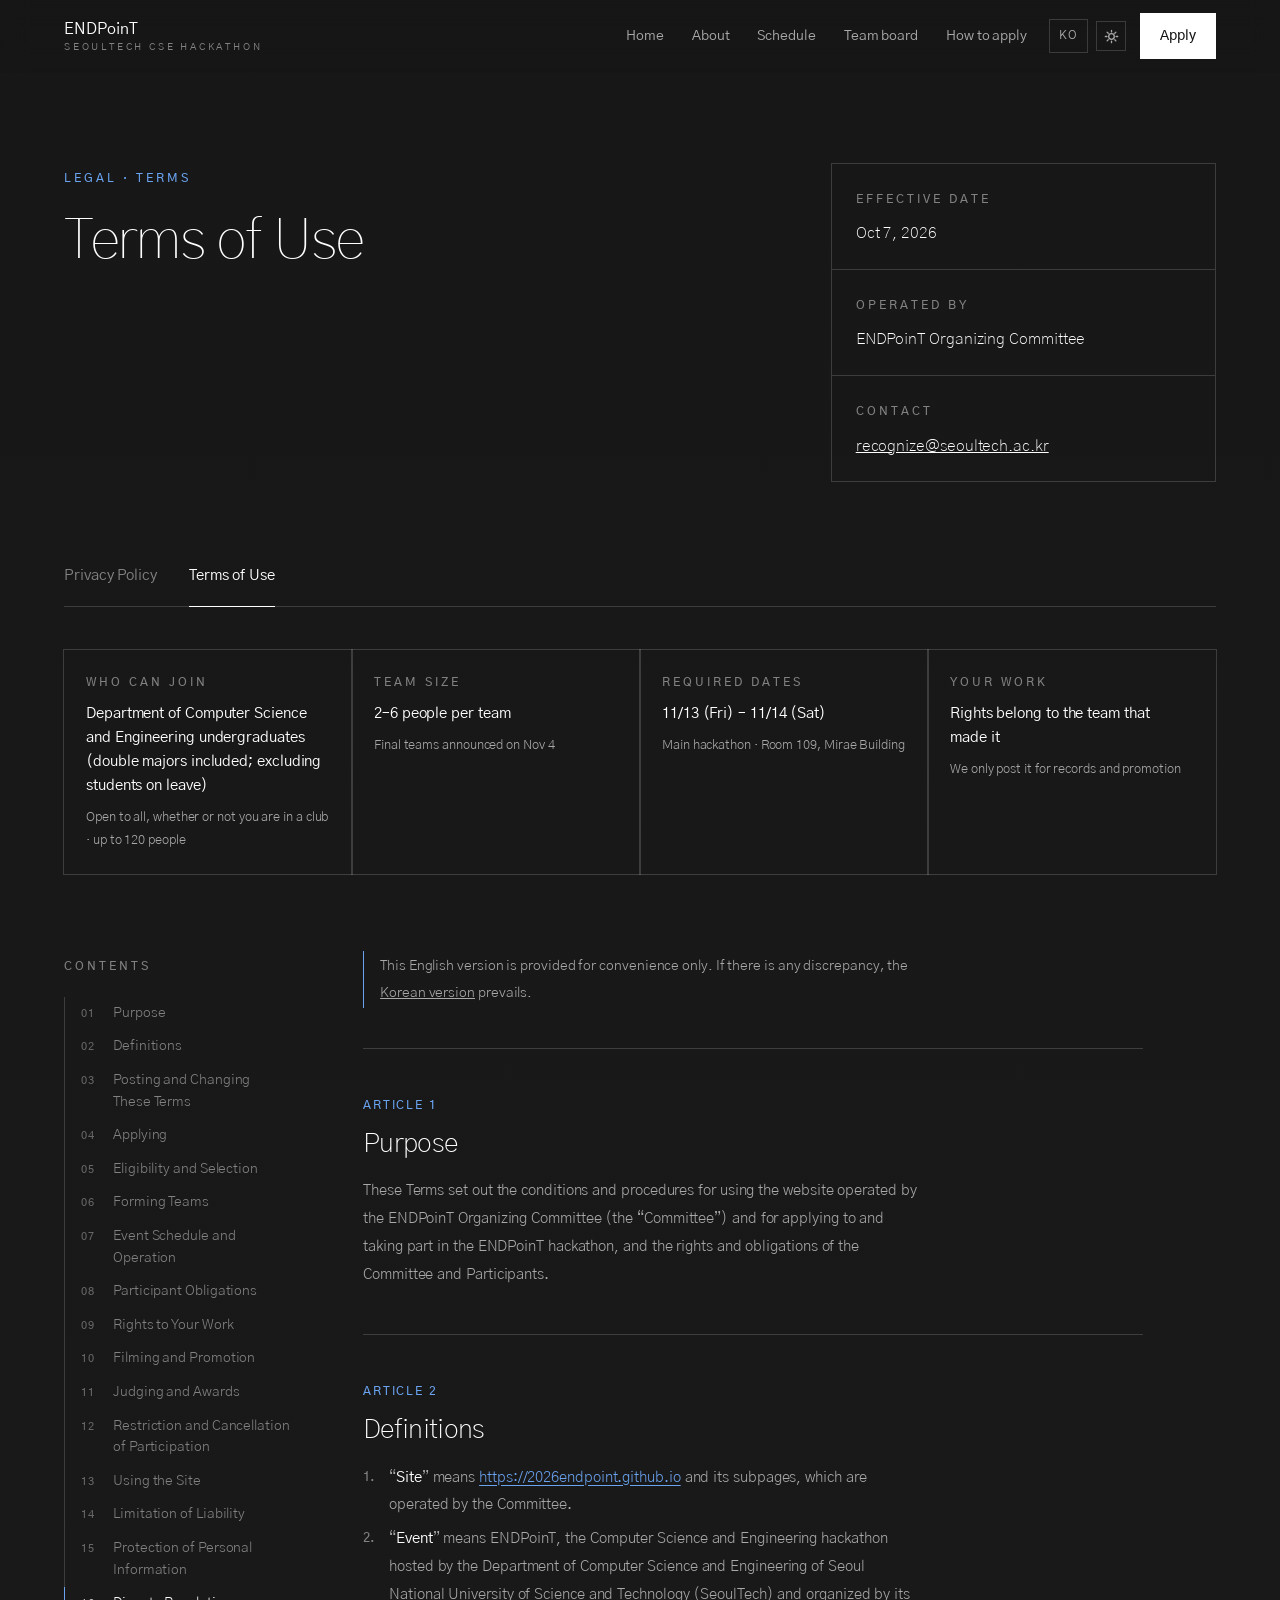
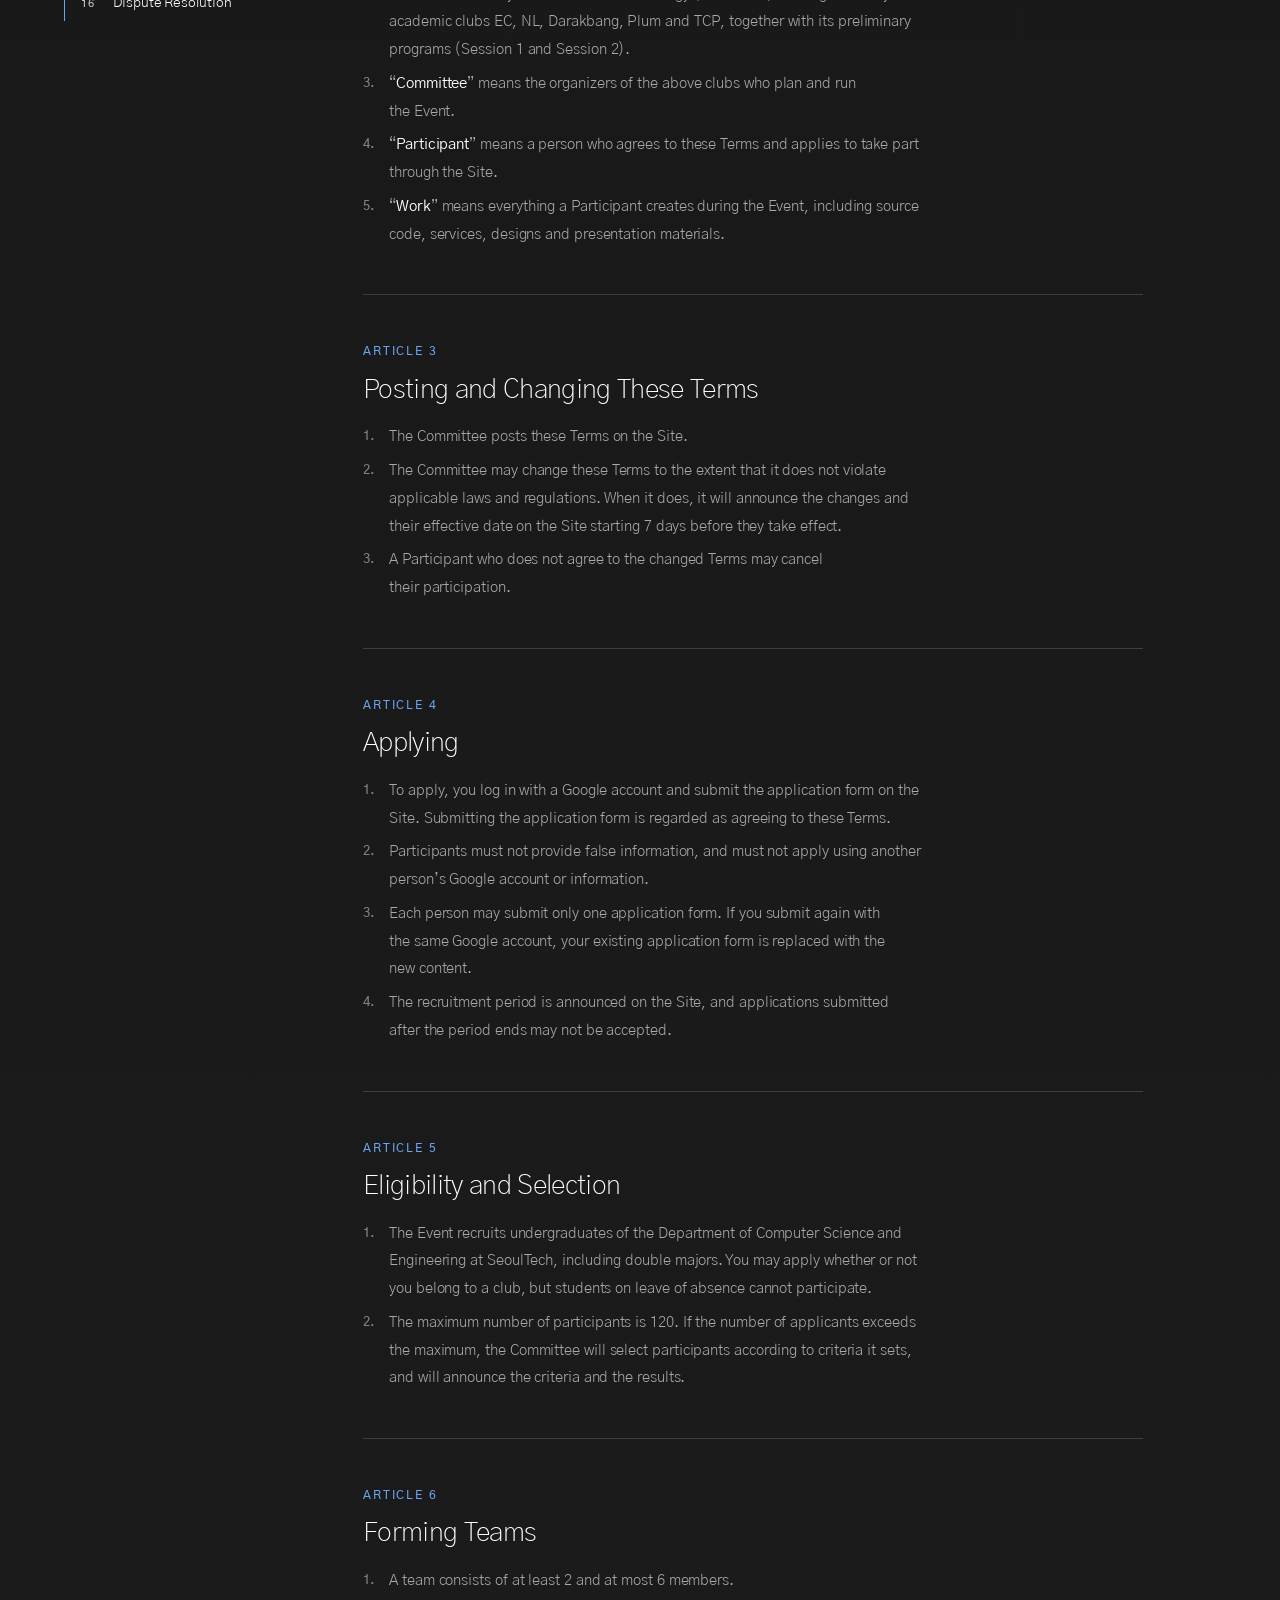
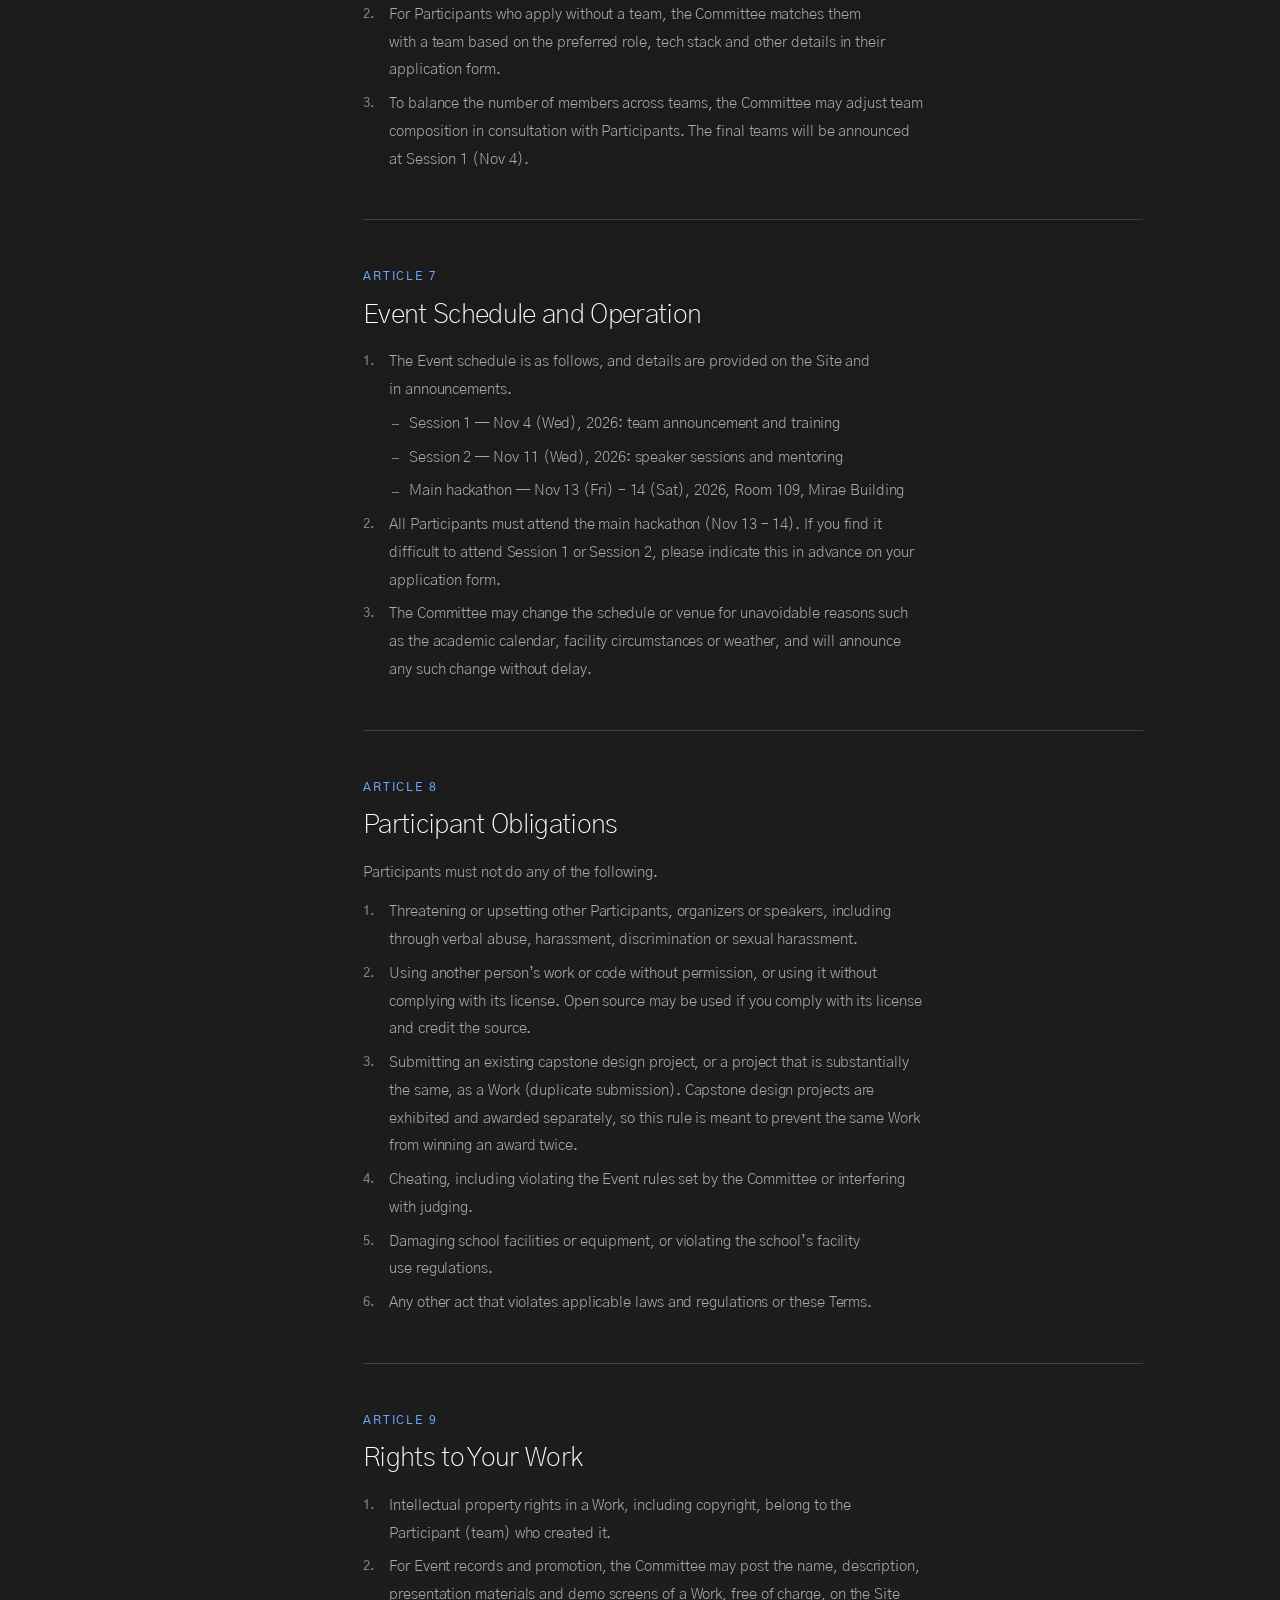
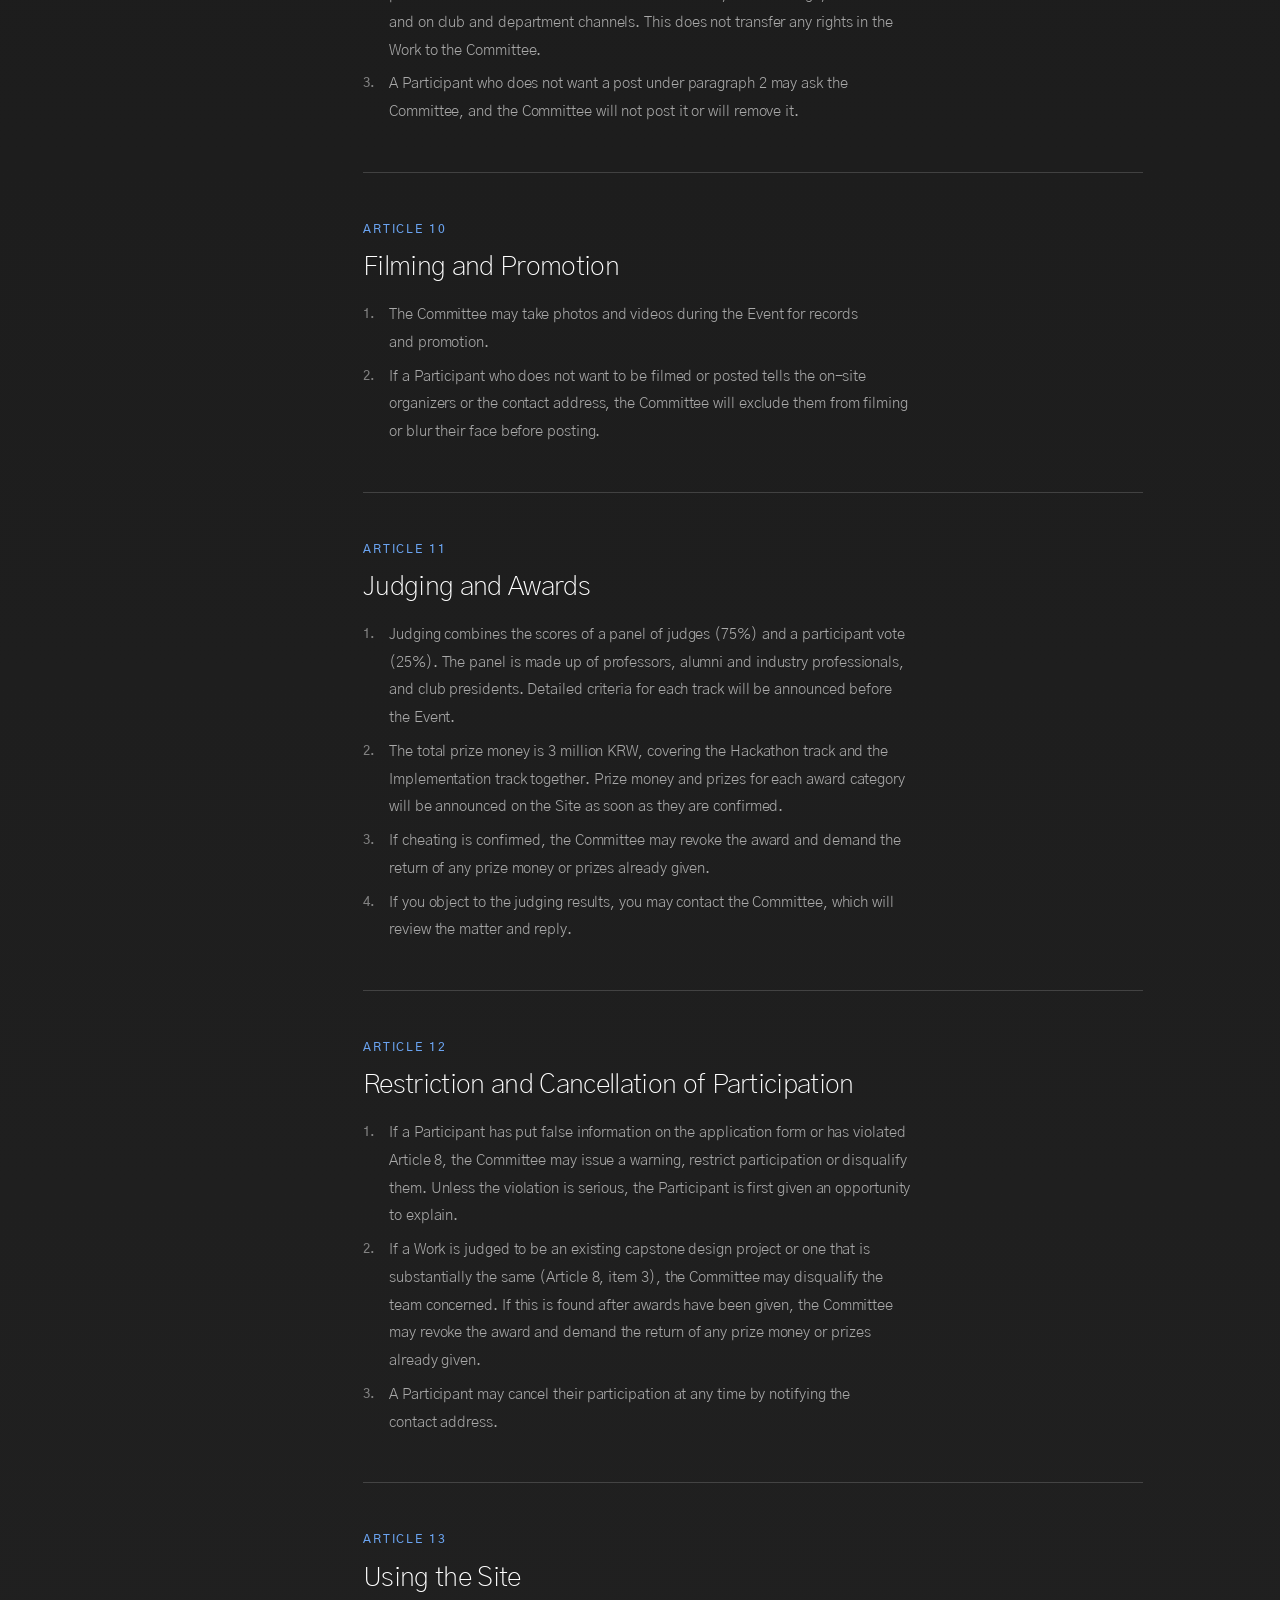
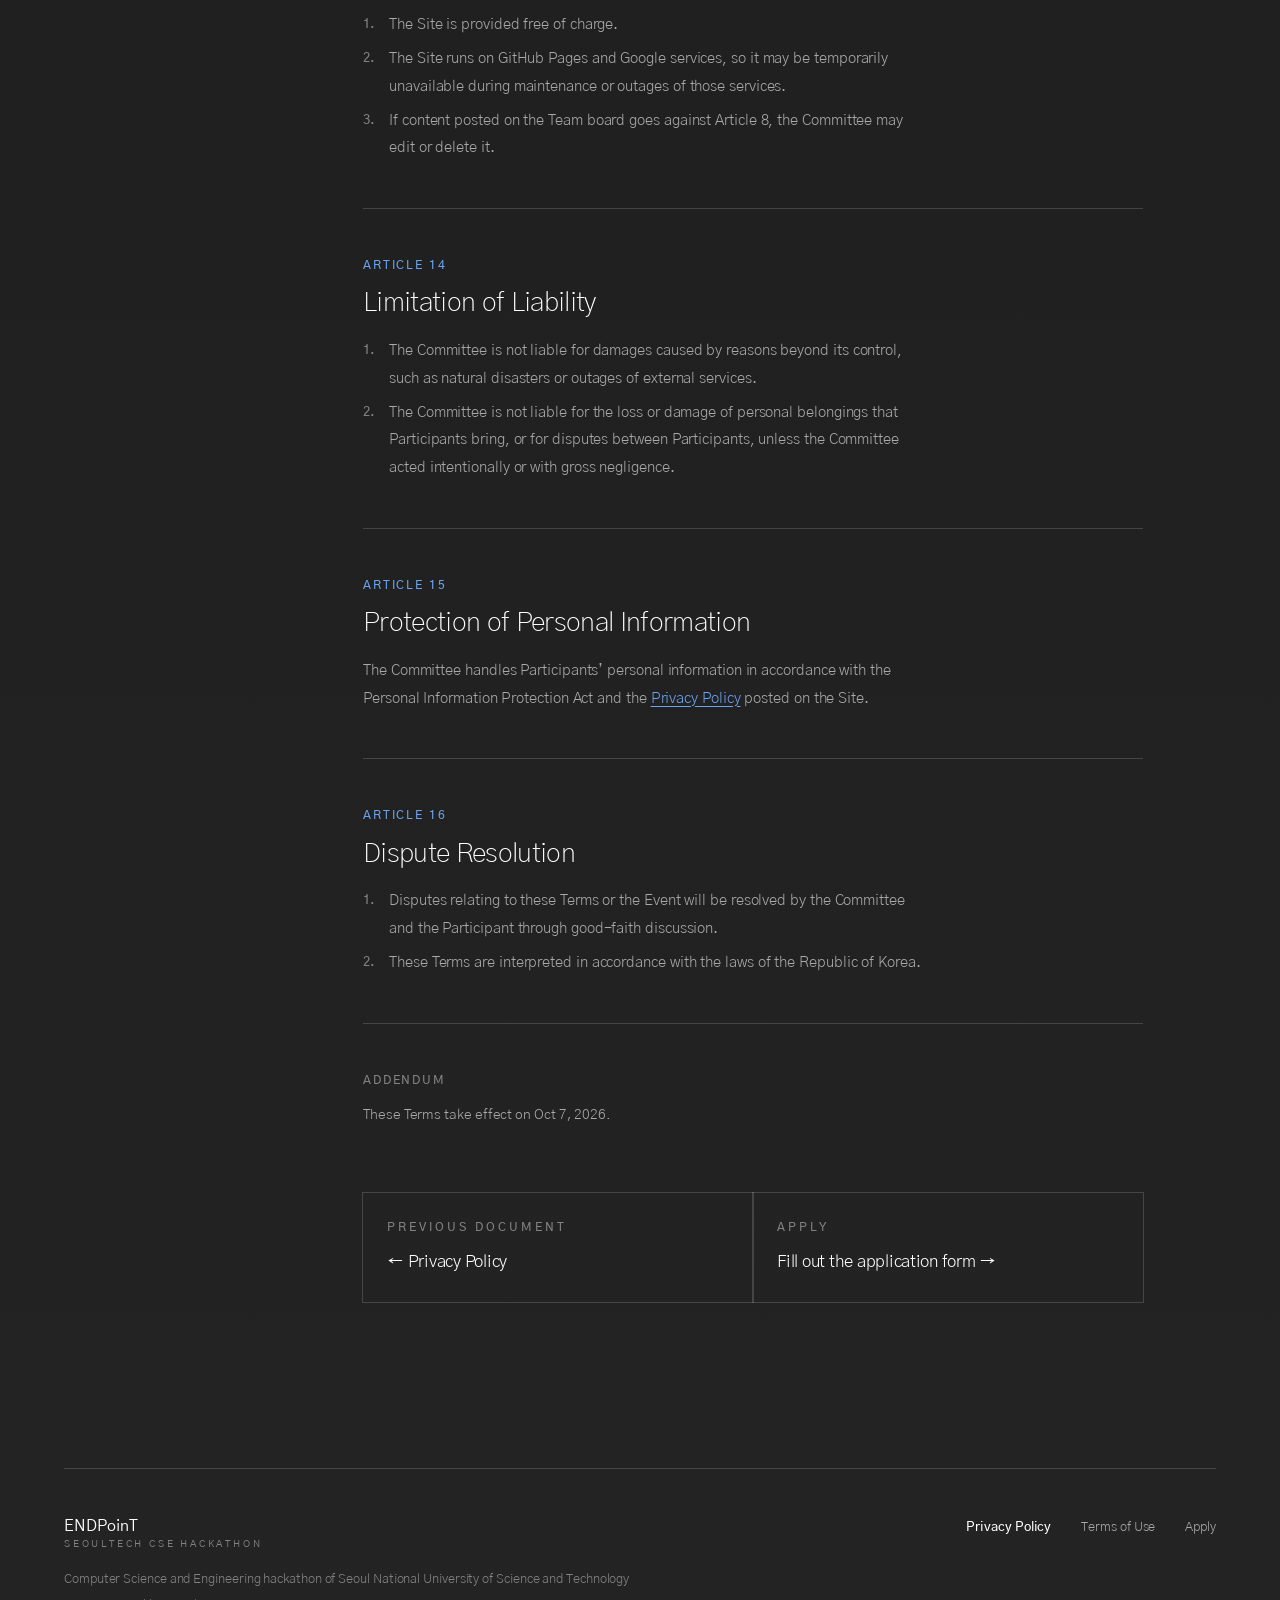
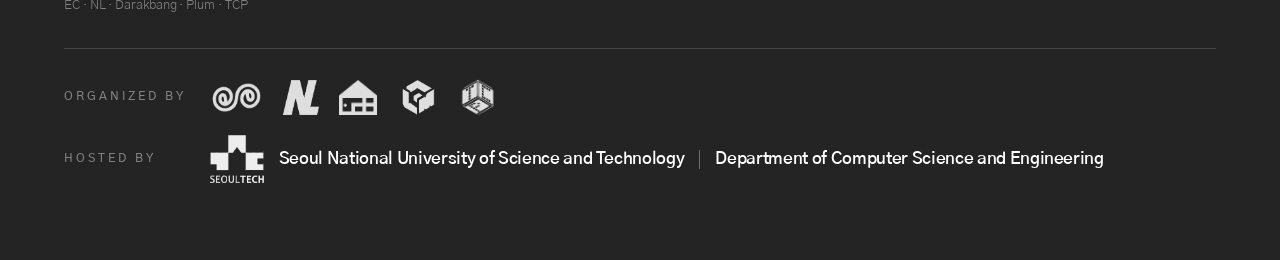
<file: en/terms/index.html>
<!doctype html>
<html lang="en">
<head>
<meta charset="utf-8">
<meta name="viewport" content="width=device-width, initial-scale=1, viewport-fit=cover">
<meta name="theme-color" content="#191919">
<!-- 화면 테마: 밝은 화면을 고른 사람은 첫 화면부터 밝게 (assets/theme.js 가 단추를 단다) -->
<script>try{if(localStorage.getItem('ep-theme')==='light')document.documentElement.setAttribute('data-theme','light')}catch(e){}</script>
<script src="../../assets/theme.js?v=547fe78e" defer></script>
<title>Terms of Use · ENDPoinT</title>
<meta name="description" content="Conditions for applying to and taking part in ENDPoinT, the Computer Science and Engineering hackathon of Seoul National University of Science and Technology (SeoulTech).">
<link rel="canonical" href="https://2026endpoint.github.io/en/terms/">
<link rel="alternate" hreflang="ko" href="https://2026endpoint.github.io/terms/">
<link rel="alternate" hreflang="en" href="https://2026endpoint.github.io/en/terms/">
<link rel="icon" href="../../assets/img/icon-192.png" sizes="192x192" type="image/png">
<link rel="icon" href="../../assets/img/icon-512.png" sizes="512x512" type="image/png">
<link rel="apple-touch-icon" href="../../assets/img/apple-touch-icon.png">
<link rel="preconnect" href="https://fonts.googleapis.com">
<link rel="preconnect" href="https://fonts.gstatic.com" crossorigin>
<link rel="stylesheet" href="https://fonts.googleapis.com/css2?family=Gothic+A1:wght@100;200;300;400;500;600;700&display=swap">
<link rel="stylesheet" href="../../assets/legal.css?v=8865fec7">
</head>
<body>

<div class="progress" id="progress"></div>

<header class="top" id="top-bar">
  <div class="wrap top-in">
    <a class="mark" href="../"><b>ENDPoinT</b><span>SeoulTech CSE Hackathon</span></a>
    <nav>
      <a href="../" class="sm-hide">Home</a>
      <a href="../#about" class="sm-hide">About</a>
      <a href="../#schedule" class="sm-hide">Schedule</a>
      <a href="../#/teams">Team board</a>
      <a href="../#/apply">How to apply</a>
      <a class="lang" href="../../terms/" hreflang="ko" lang="ko" title="한국어">KO</a>
      <a class="apply" href="../#/apply">Apply</a>
    </nav>
  </div>
</header>

<main>
  <section class="lhead">
    <div class="wrap">
      <div class="pagehead">
        <div>
          <span class="lab blue">Legal · Terms</span>
          <h1 class="ptitle">Terms of Use</h1>
       </div>
        <div class="stack">
          <div><span class="lab">Effective date</span><b>Oct 7, 2026</b></div>
          <div><span class="lab">Operated by</span><b>ENDPoinT Organizing Committee</b></div>
          <div><span class="lab">Contact</span><b><a href="mailto:recognize@seoultech.ac.kr">recognize@seoultech.ac.kr</a></b></div>
        </div>
      </div>

      <nav class="ltabs" aria-label="Policy documents">
        <a href="../privacy/">Privacy Policy</a>
        <a href="../terms/" aria-current="page">Terms of Use</a>
      </nav>

      <div class="lsum" aria-label="At a glance">
        <div><span class="lab">Who can join</span><b>Department of Computer Science and Engineering undergraduates (double majors included; excluding students on leave)</b><p>Open to all, whether or not you are in a club · up to 120 people</p></div>
        <div><span class="lab">Team size</span><b>2–6 people per team</b><p>Final teams announced on Nov 4</p></div>
        <div><span class="lab">Required dates</span><b>11/13 (Fri) – 11/14 (Sat)</b><p>Main hackathon · Room 109, Mirae Building</p></div>
        <div><span class="lab">Your work</span><b>Rights belong to the team that made it</b><p>We only post it for records and promotion</p></div>
      </div>
    </div>
  </section>

  <section class="ldoc">
    <div class="wrap ldoc-in">
      <aside class="toc" aria-label="Contents">
        <span class="lab">Contents</span>
        <ol>
          <li><a href="#t1"><i>01</i>Purpose</a></li>
          <li><a href="#t2"><i>02</i>Definitions</a></li>
          <li><a href="#t3"><i>03</i>Posting and Changing These Terms</a></li>
          <li><a href="#t4"><i>04</i>Applying</a></li>
          <li><a href="#t5"><i>05</i>Eligibility and Selection</a></li>
          <li><a href="#t6"><i>06</i>Forming Teams</a></li>
          <li><a href="#t7"><i>07</i>Event Schedule and Operation</a></li>
          <li><a href="#t8"><i>08</i>Participant Obligations</a></li>
          <li><a href="#t9"><i>09</i>Rights to Your Work</a></li>
          <li><a href="#t10"><i>10</i>Filming and Promotion</a></li>
          <li><a href="#t11"><i>11</i>Judging and Awards</a></li>
          <li><a href="#t12"><i>12</i>Restriction and Cancellation of Participation</a></li>
          <li><a href="#t13"><i>13</i>Using the Site</a></li>
          <li><a href="#t14"><i>14</i>Limitation of Liability</a></li>
          <li><a href="#t15"><i>15</i>Protection of Personal Information</a></li>
          <li><a href="#t16"><i>16</i>Dispute Resolution</a></li>
        </ol>
      </aside>

      <article class="prose">

        <p class="note">This English version is provided for convenience only. If there is any discrepancy, the <a href="../../terms/">Korean version</a> prevails.</p>

        <section class="art" id="t1">
          <span class="lab blue">Article 1</span>
          <h2>Purpose</h2>
          <p>These Terms set out the conditions and procedures for using the website operated by the ENDPoinT Organizing Committee (the “Committee”) and for applying to and taking part in the ENDPoinT hackathon, and the rights and obligations of the Committee and Participants.</p>
        </section>

        <section class="art" id="t2">
          <span class="lab blue">Article 2</span>
          <h2>Definitions</h2>
          <ol>
            <li>“<strong>Site</strong>” means <a href="https://2026endpoint.github.io/">https://2026endpoint.github.io</a> and its subpages, which are operated by the Committee.</li>
            <li>“<strong>Event</strong>” means ENDPoinT, the Computer Science and Engineering hackathon hosted by the Department of Computer Science and Engineering of Seoul National University of Science and Technology (SeoulTech) and organized by its academic clubs EC, NL, Darakbang, Plum and TCP, together with its preliminary programs (Session 1 and Session 2).</li>
            <li>“<strong>Committee</strong>” means the organizers of the above clubs who plan and run the Event.</li>
            <li>“<strong>Participant</strong>” means a person who agrees to these Terms and applies to take part through the Site.</li>
            <li>“<strong>Work</strong>” means everything a Participant creates during the Event, including source code, services, designs and presentation materials.</li>
          </ol>
        </section>

        <section class="art" id="t3">
          <span class="lab blue">Article 3</span>
          <h2>Posting and Changing These Terms</h2>
          <ol>
            <li>The Committee posts these Terms on the Site.</li>
            <li>The Committee may change these Terms to the extent that it does not violate applicable laws and regulations. When it does, it will announce the changes and their effective date on the Site starting 7 days before they take effect.</li>
            <li>A Participant who does not agree to the changed Terms may cancel their participation.</li>
          </ol>
        </section>

        <section class="art" id="t4">
          <span class="lab blue">Article 4</span>
          <h2>Applying</h2>
          <ol>
            <li>To apply, you log in with a Google account and submit the application form on the Site. Submitting the application form is regarded as agreeing to these Terms.</li>
            <li>Participants must not provide false information, and must not apply using another person’s Google account or information.</li>
            <li>Each person may submit only one application form. If you submit again with the same Google account, your existing application form is replaced with the new content.</li>
            <li>The recruitment period is announced on the Site, and applications submitted after the period ends may not be accepted.</li>
          </ol>
        </section>

        <section class="art" id="t5">
          <span class="lab blue">Article 5</span>
          <h2>Eligibility and Selection</h2>
          <ol>
            <li>The Event recruits undergraduates of the Department of Computer Science and Engineering at SeoulTech, including double majors. You may apply whether or not you belong to a club, but students on leave of absence cannot participate.</li>
            <li>The maximum number of participants is 120. If the number of applicants exceeds the maximum, the Committee will select participants according to criteria it sets, and will announce the criteria and the results.</li>
          </ol>
        </section>

        <section class="art" id="t6">
          <span class="lab blue">Article 6</span>
          <h2>Forming Teams</h2>
          <ol>
            <li>A team consists of at least 2 and at most 6 members.</li>
            <li>For Participants who apply without a team, the Committee matches them with a team based on the preferred role, tech stack and other details in their application form.</li>
            <li>To balance the number of members across teams, the Committee may adjust team composition in consultation with Participants. The final teams will be announced at Session 1 (Nov 4).</li>
          </ol>
        </section>

        <section class="art" id="t7">
          <span class="lab blue">Article 7</span>
          <h2>Event Schedule and Operation</h2>
          <ol>
            <li>The Event schedule is as follows, and details are provided on the Site and in announcements.
              <ul>
                <li>Session 1 — Nov 4 (Wed), 2026: team announcement and training</li>
                <li>Session 2 — Nov 11 (Wed), 2026: speaker sessions and mentoring</li>
                <li>Main hackathon — Nov 13 (Fri) – 14 (Sat), 2026, Room 109, Mirae Building</li>
              </ul>
            </li>
            <li>All Participants must attend the main hackathon (Nov 13 – 14). If you find it difficult to attend Session 1 or Session 2, please indicate this in advance on your application form.</li>
            <li>The Committee may change the schedule or venue for unavoidable reasons such as the academic calendar, facility circumstances or weather, and will announce any such change without delay.</li>
          </ol>
        </section>

        <section class="art" id="t8">
          <span class="lab blue">Article 8</span>
          <h2>Participant Obligations</h2>
          <p>Participants must not do any of the following.</p>
          <ol>
            <li>Threatening or upsetting other Participants, organizers or speakers, including through verbal abuse, harassment, discrimination or sexual harassment.</li>
            <li>Using another person’s work or code without permission, or using it without complying with its license. Open source may be used if you comply with its license and credit the source.</li>
            <li>Submitting an existing capstone design project, or a project that is substantially the same, as a Work (duplicate submission). Capstone design projects are exhibited and awarded separately, so this rule is meant to prevent the same Work from winning an award twice.</li>
            <li>Cheating, including violating the Event rules set by the Committee or interfering with judging.</li>
            <li>Damaging school facilities or equipment, or violating the school’s facility use regulations.</li>
            <li>Any other act that violates applicable laws and regulations or these Terms.</li>
          </ol>
        </section>

        <section class="art" id="t9">
          <span class="lab blue">Article 9</span>
          <h2>Rights to Your Work</h2>
          <ol>
            <li>Intellectual property rights in a Work, including copyright, belong to the Participant (team) who created it.</li>
            <li>For Event records and promotion, the Committee may post the name, description, presentation materials and demo screens of a Work, free of charge, on the Site and on club and department channels. This does not transfer any rights in the Work to the Committee.</li>
            <li>A Participant who does not want a post under paragraph 2 may ask the Committee, and the Committee will not post it or will remove it.</li>
          </ol>
        </section>

        <section class="art" id="t10">
          <span class="lab blue">Article 10</span>
          <h2>Filming and Promotion</h2>
          <ol>
            <li>The Committee may take photos and videos during the Event for records and promotion.</li>
            <li>If a Participant who does not want to be filmed or posted tells the on-site organizers or the contact address, the Committee will exclude them from filming or blur their face before posting.</li>
          </ol>
        </section>

        <section class="art" id="t11">
          <span class="lab blue">Article 11</span>
          <h2>Judging and Awards</h2>
          <ol>
            <li>Judging combines the scores of a panel of judges (75%) and a participant vote (25%). The panel is made up of professors, alumni and industry professionals, and club presidents. Detailed criteria for each track will be announced before the Event.</li>
            <li>The total prize money is 3 million KRW, covering the Hackathon track and the Implementation track together. Prize money and prizes for each award category will be announced on the Site as soon as they are confirmed.</li>
            <li>If cheating is confirmed, the Committee may revoke the award and demand the return of any prize money or prizes already given.</li>
            <li>If you object to the judging results, you may contact the Committee, which will review the matter and reply.</li>
          </ol>
        </section>

        <section class="art" id="t12">
          <span class="lab blue">Article 12</span>
          <h2>Restriction and Cancellation of Participation</h2>
          <ol>
            <li>If a Participant has put false information on the application form or has violated Article 8, the Committee may issue a warning, restrict participation or disqualify them. Unless the violation is serious, the Participant is first given an opportunity to explain.</li>
            <li>If a Work is judged to be an existing capstone design project or one that is substantially the same (Article 8, item 3), the Committee may disqualify the team concerned. If this is found after awards have been given, the Committee may revoke the award and demand the return of any prize money or prizes already given.</li>
            <li>A Participant may cancel their participation at any time by notifying the contact address.</li>
          </ol>
        </section>

        <section class="art" id="t13">
          <span class="lab blue">Article 13</span>
          <h2>Using the Site</h2>
          <ol>
            <li>The Site is provided free of charge.</li>
            <li>The Site runs on GitHub Pages and Google services, so it may be temporarily unavailable during maintenance or outages of those services.</li>
            <li>If content posted on the Team board goes against Article 8, the Committee may edit or delete it.</li>
          </ol>
        </section>

        <section class="art" id="t14">
          <span class="lab blue">Article 14</span>
          <h2>Limitation of Liability</h2>
          <ol>
            <li>The Committee is not liable for damages caused by reasons beyond its control, such as natural disasters or outages of external services.</li>
            <li>The Committee is not liable for the loss or damage of personal belongings that Participants bring, or for disputes between Participants, unless the Committee acted intentionally or with gross negligence.</li>
          </ol>
        </section>

        <section class="art" id="t15">
          <span class="lab blue">Article 15</span>
          <h2>Protection of Personal Information</h2>
          <p>The Committee handles Participants’ personal information in accordance with the Personal Information Protection Act and the <a href="../privacy/">Privacy Policy</a> posted on the Site.</p>
        </section>

        <section class="art" id="t16">
          <span class="lab blue">Article 16</span>
          <h2>Dispute Resolution</h2>
          <ol>
            <li>Disputes relating to these Terms or the Event will be resolved by the Committee and the Participant through good-faith discussion.</li>
            <li>These Terms are interpreted in accordance with the laws of the Republic of Korea.</li>
          </ol>
        </section>

        <section class="art fin">
          <span class="lab">Addendum</span>
          <p>These Terms take effect on Oct 7, 2026.</p>
        </section>

        <div class="lnext">
          <a href="../privacy/"><span class="lab">Previous document</span><b>← Privacy Policy</b></a>
          <a href="../#/apply"><span class="lab">Apply</span><b>Fill out the application form →</b></a>
        </div>

      </article>
    </div>
  </section>
</main>

<footer>
  <div class="wrap">
    <hr class="rule">
    <div class="f-in">
      <div>
        <div class="mark" style="margin-bottom:16px"><b>ENDPoinT</b><span>SeoulTech CSE Hackathon</span></div>
        <div>Computer Science and Engineering hackathon of Seoul National University of Science and Technology<br>EC · NL · Darakbang · Plum · TCP</div>
      </div>
      <div class="f-links">
        <a href="../privacy/" class="pp">Privacy Policy</a>
        <a href="../terms/" aria-current="page">Terms of Use</a>
        <a href="../#/apply">Apply</a>
      </div>
    </div>
    <div class="host host-by">
      <span class="lab">Organized by</span>
      <span class="host-clubs">
        <a class="host-club hc-ec" href="https://endless-creation.netlify.app/" target="_blank" rel="noopener noreferrer" title="EC (opens in new window)" aria-label="EC (opens in new window)"><img src="../../assets/img/mark-ec.png" alt="" loading="lazy" decoding="async"></a>
        <a class="host-club hc-nl" href="https://github.com/NL-s" target="_blank" rel="noopener noreferrer" title="NL (opens in new window)" aria-label="NL (opens in new window)"><img src="../../assets/img/mark-nl.png" alt="" loading="lazy" decoding="async"></a>
        <a class="host-club hc-darakbang" href="https://www.instagram.com/darackbang_com" target="_blank" rel="noopener noreferrer" title="Darakbang (opens in new window)" aria-label="Darakbang (opens in new window)"><img src="../../assets/img/mark-darakbang.png" alt="" loading="lazy" decoding="async"></a>
        <a class="host-club hc-plum" href="https://wirehaired-stoat-970.notion.site/Plum-1e690c957a2e43c08c68430e29e05366" target="_blank" rel="noopener noreferrer" title="Plum (opens in new window)" aria-label="Plum (opens in new window)"><img src="../../assets/img/mark-plum.png" alt="" loading="lazy" decoding="async"></a>
        <a class="host-club hc-tcp" href="https://teamcrazyperformance.com/" target="_blank" rel="noopener noreferrer" title="TCP (opens in new window)" aria-label="TCP (opens in new window)"><img src="../../assets/img/mark-tcp.png" alt="" loading="lazy" decoding="async"></a>
      </span>
    </div>
    <div class="host">
      <span class="lab">Hosted by</span>
      <span class="dept">
        <a class="dept-link" href="https://www.seoultech.ac.kr/" target="_blank" rel="noopener noreferrer" title="Seoul National University of Science and Technology (opens in a new window)">
          <img class="dept-mark" src="../../assets/seoultech-cse.png" alt="SEOULTECH">
          <span class="dept-name">Seoul National University of Science and Technology</span>
        </a>
        <span class="dept-bar" aria-hidden="true"></span>
        <a class="dept-link" href="https://computer.seoultech.ac.kr/" target="_blank" rel="noopener noreferrer" title="Department of Computer Science and Engineering (opens in a new window)"><span class="dept-sub">Department of Computer Science and Engineering</span></a>
      </span>
    </div>
  </div>
</footer>

<script src="../../assets/legal.js?v=205b5cd1"></script>
</body>
</html>
</file>
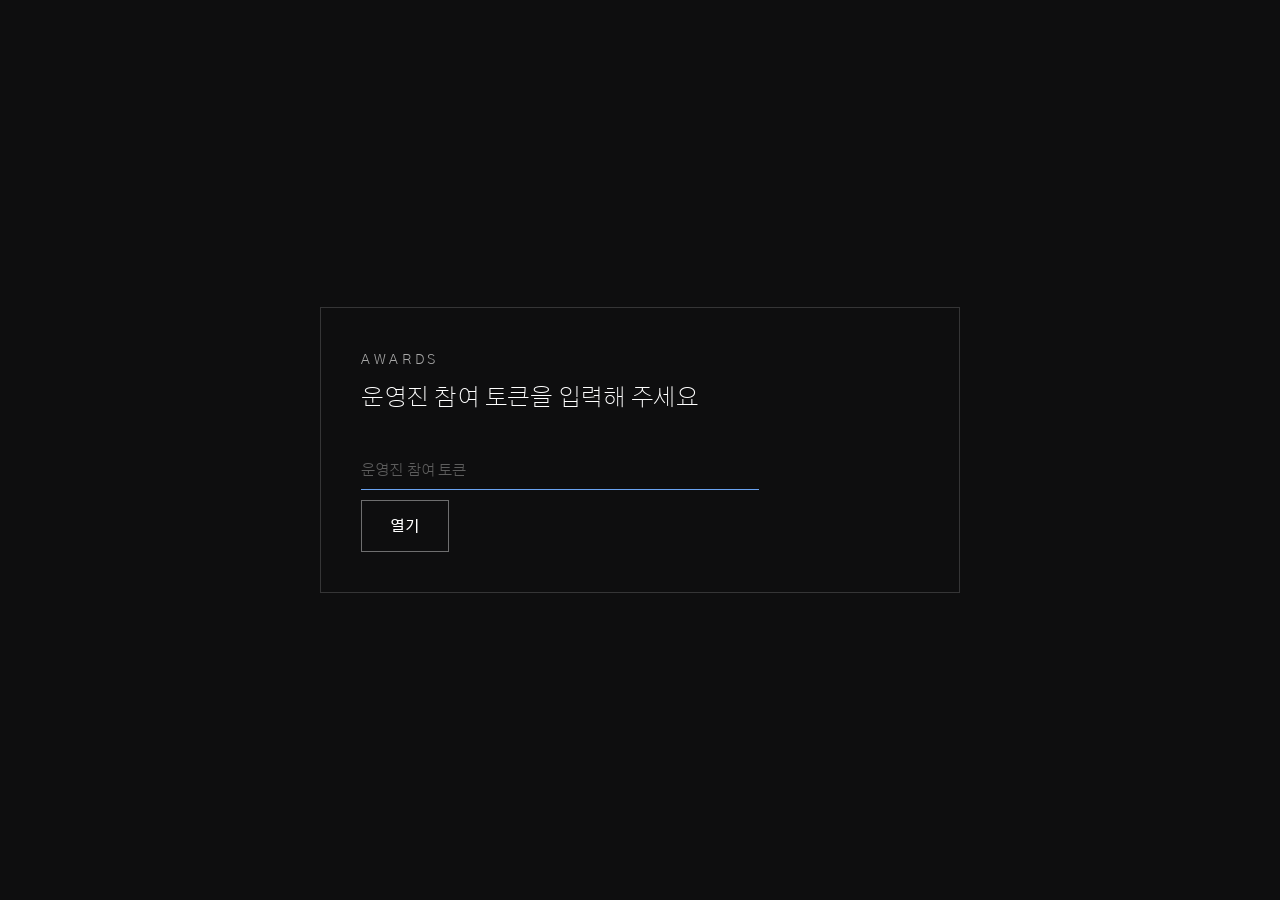
<file: judge/award/index.html>
<!doctype html>
<html lang="ko">
<head>
<meta charset="utf-8">
<meta name="viewport" content="width=device-width, initial-scale=1, viewport-fit=cover">
<meta name="theme-color" content="#0E0E0F">
<meta name="robots" content="noindex,nofollow">
<meta name="referrer" content="no-referrer">
<title>시상 · ENDPoinT</title>
<link rel="icon" href="../../assets/img/icon-192.png" sizes="192x192" type="image/png">
<link rel="icon" href="../../assets/img/icon-512.png" sizes="512x512" type="image/png">
<link rel="apple-touch-icon" href="../../assets/img/apple-touch-icon.png">
<link rel="preconnect" href="https://fonts.googleapis.com">
<link rel="preconnect" href="https://fonts.gstatic.com" crossorigin>
<link rel="stylesheet" href="https://fonts.googleapis.com/css2?family=Gothic+A1:wght@100;200;300;400;500;600&display=swap">
<link rel="preconnect" href="https://script.google.com">
<link rel="preconnect" href="https://script.googleusercontent.com">
<link rel="stylesheet" href="../../assets/submit.css?v=345818a4">
<style>
/* 시상 화면 — 발표 화면(프로젝터)용. 늘 어두운 화면, 화면 크기에 맞춰 글자가 커진다 (vmin) */
html,body{height:100%}
body.aw{margin:0;background:#0E0E0F;color:#F4F4F4;overflow:hidden;-webkit-font-smoothing:antialiased;cursor:default;
  font-family:'Gothic A1',-apple-system,BlinkMacSystemFont,'Apple SD Gothic Neo',system-ui,sans-serif}
body.aw.idle{cursor:none}
.aw-stage{position:fixed;inset:0}
.aw-slide{position:absolute;inset:0;display:flex;flex-direction:column;justify-content:center;gap:2.2vmin;padding:8vmin 10vmin;box-sizing:border-box;
  transition:opacity .5s ease}
.aw-slide.gone{opacity:0}
.aw-slide .trk{font-size:1.7vmin;letter-spacing:.34em;text-transform:uppercase;font-weight:500;color:#8C8C8C}
.aw-slide .trk.red{color:#E8636D}
.aw-slide .trk.blue{color:#6AA3F0}
.aw-slide .place{font-size:min(27vmin,22vw);font-weight:100;letter-spacing:-.045em;line-height:.88;margin:1vmin 0 1.4vmin}
.aw-slide .place small{font-size:.3em;font-weight:200;letter-spacing:0;margin-left:.12em}
.aw-slide .no{font-size:2.6vmin;color:#9A9A9A;letter-spacing:.08em;font-variant-numeric:tabular-nums}
.aw-slide .title{font-size:min(8.4vmin,6.6vw);font-weight:200;letter-spacing:-.025em;line-height:1.18;max-width:22ch;overflow-wrap:anywhere}
.aw-slide .score{display:flex;align-items:baseline;gap:2vmin;margin-top:1.6vmin}
.aw-slide .score span{font-size:1.7vmin;letter-spacing:.3em;color:#8C8C8C;text-transform:uppercase}
.aw-slide .score b{font-size:6.4vmin;font-weight:200;font-variant-numeric:tabular-nums;letter-spacing:-.01em}
.aw-slide .of{position:absolute;right:10vmin;top:8vmin;font-size:1.8vmin;color:#7A7A7A;letter-spacing:.12em;font-variant-numeric:tabular-nums}
/* 1등 — 파랗게, 뒤에 은은한 빛 */
.aw-slide.first .place{color:#6AA3F0;text-shadow:0 0 7vmin rgba(106,163,240,.35)}
.aw-slide.first::before{content:'';position:absolute;inset:0;pointer-events:none;opacity:0;transition:opacity 1.6s ease .2s;
  background:radial-gradient(70vmin 60vmin at 18% 48%,rgba(22,85,173,.32),transparent 70%)}
.aw-slide.first.in::before{opacity:1}
/* 등장: 흐림에서 또렷하게, 위로 살짝 (차례대로) */
.aw-slide [data-a]{opacity:0;transform:translateY(2.6vmin);filter:blur(12px);
  transition:opacity 1s cubic-bezier(.32,.72,0,1),transform 1s cubic-bezier(.32,.72,0,1),filter 1s cubic-bezier(.32,.72,0,1)}
.aw-slide.in [data-a]{opacity:1;transform:none;filter:none}
.aw-slide.in [data-a="2"]{transition-delay:.45s}
.aw-slide.in [data-a="3"]{transition-delay:.75s}
.aw-slide.in [data-a="4"]{transition-delay:1.05s}
/* 표지 · 트랙 · 끝 */
.aw-slide.cover .wm{font-size:min(17vmin,14vw);font-weight:100;letter-spacing:-.05em;line-height:1}
.aw-slide.cover .sub{font-size:3.2vmin;font-weight:200;color:#D0D0D0;letter-spacing:-.01em}
.aw-slide .hint{position:absolute;left:10vmin;bottom:8vmin;font-size:1.7vmin;color:#6F6F6F;letter-spacing:.14em}
.aw-badge{align-self:flex-start;font-size:1.5vmin;letter-spacing:.16em;padding:.7vmin 1.3vmin;border:1px solid #E8636D;color:#E8636D}
.aw-slide.sec .big{font-size:min(15vmin,12vw);font-weight:100;letter-spacing:-.045em;line-height:1}
.aw-slide.sec .sub{font-size:2.8vmin;color:#9A9A9A;font-weight:200}
.aw-slide.end .big{font-size:min(10vmin,8vw);font-weight:100;letter-spacing:-.04em;line-height:1}
.aw-slide.end .cols{display:grid;grid-template-columns:repeat(2,minmax(0,1fr));gap:6vmin;margin-top:3vmin}
.aw-slide.end .col>.trk{display:block;margin-bottom:1.4vmin}
.aw-slide.end .r{display:grid;grid-template-columns:5.6vmin 6.4vmin minmax(0,1fr) auto;gap:1.6vmin;align-items:baseline;padding:1.3vmin 0;border-top:1px solid #262626}
.aw-slide.end .r b{font-size:2.2vmin;font-weight:400}
.aw-slide.end .r.p1 b{color:#6AA3F0}
.aw-slide.end .r .n{font-size:1.7vmin;color:#8C8C8C;font-variant-numeric:tabular-nums}
.aw-slide.end .r .t{font-size:2.3vmin;font-weight:300;overflow:hidden;text-overflow:ellipsis;white-space:nowrap}
.aw-slide.end .r .s{font-size:1.9vmin;color:#BDBDBD;font-variant-numeric:tabular-nums}
.aw-slide.empty .big{font-size:5vmin;font-weight:200}
/* 아래 안내 · 진행 */
.aw-hud{position:fixed;left:0;right:0;bottom:0;display:flex;justify-content:space-between;align-items:center;gap:2vmin;padding:2.2vmin 3vmin;
  font-size:1.35vmin;color:#5E5E5E;letter-spacing:.08em;transition:opacity .6s ease}
body.aw.idle .aw-hud{opacity:0}
.aw-hud button{background:none;border:1px solid #333;color:#8C8C8C;font:inherit;letter-spacing:inherit;padding:.5vmin 1.1vmin;cursor:pointer}
.aw-bar{position:fixed;left:0;top:0;height:2px;width:0;background:#1655AD;transition:width .7s cubic-bezier(.32,.72,0,1)}
.aw-gate{position:fixed;inset:0;display:grid;place-items:center;padding:24px;background:#0E0E0F;z-index:5}
.aw-gate .gate{max-width:640px;width:100%}
@media (prefers-reduced-motion:reduce){
  .aw-slide [data-a]{transition:none;filter:none;transform:none}
  .aw-slide,.aw-slide.first::before{transition:none}
}
</style>
</head>
<body class="aw">
<div class="aw-bar" id="bar" aria-hidden="true"></div>
<main class="aw-stage" id="stage" aria-live="polite"></main>
<div class="aw-hud" id="hud"><span id="prog"></span><span>Space · → 다음 &nbsp; ← 이전 &nbsp; F 전체 화면 &nbsp; R 새로 읽기 &nbsp;<button type="button" id="fs">전체 화면</button></span></div>
<div class="aw-gate" id="gate-wrap" hidden><div class="gate" id="gate"></div></div>

<script src="../../assets/submit-config.js?v=1f1bcd66"></script>
<script src="../../assets/submit-core.js?v=ef300c28"></script>
<script src="../../assets/award-page.js?v=1e6756ee"></script>
</body>
</html>
</file>
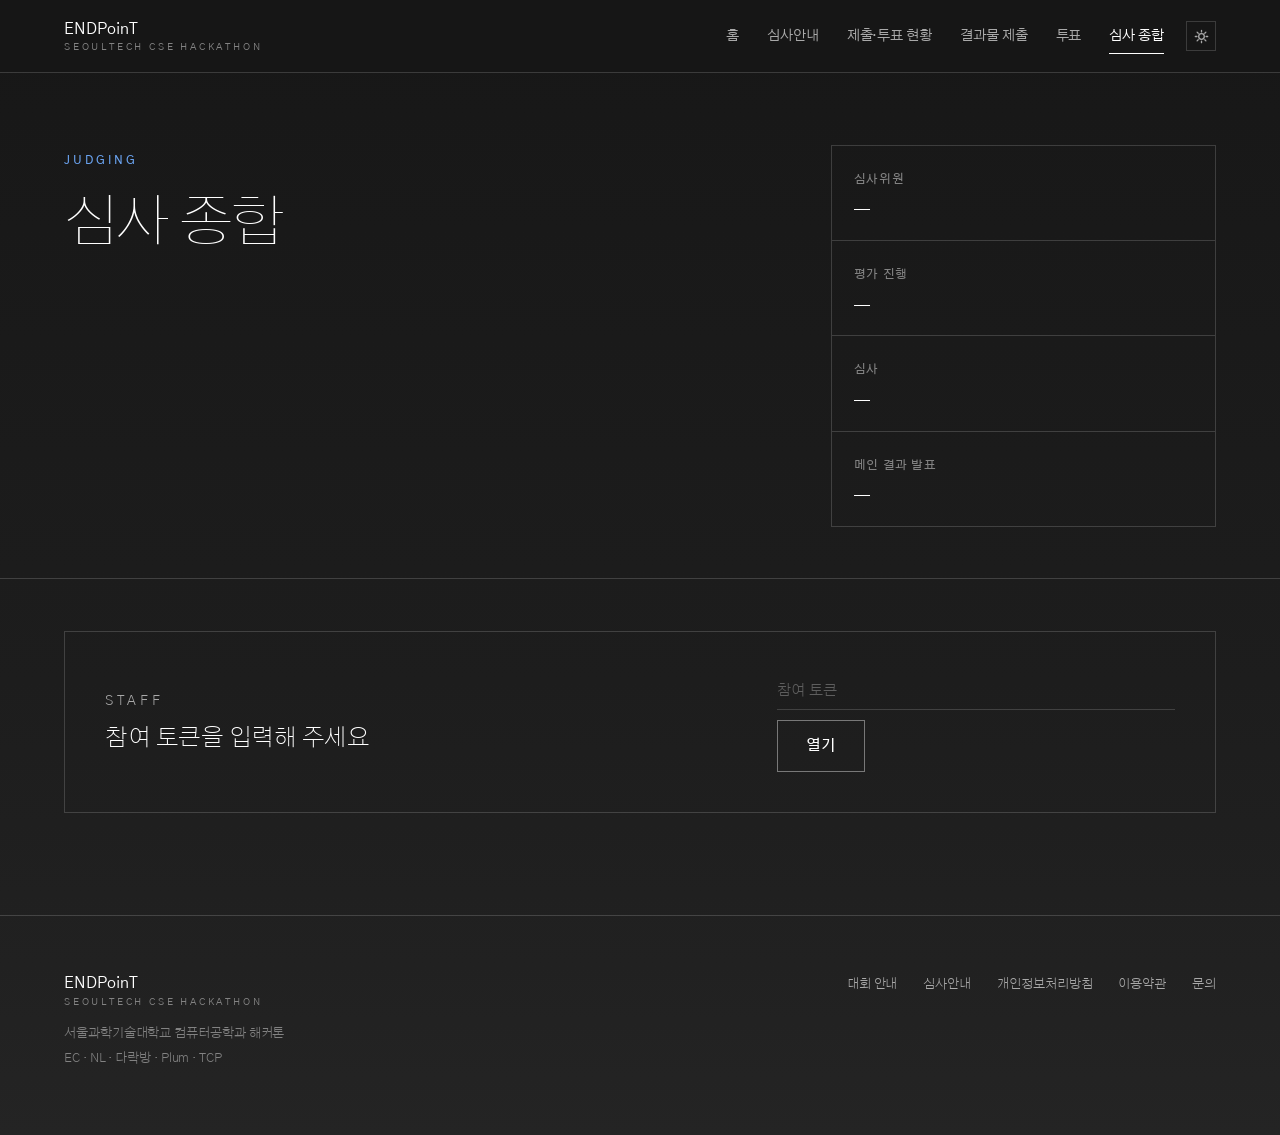
<file: judge/score/index.html>
<!doctype html>
<html lang="ko">
<head>
<meta charset="utf-8">
<meta name="viewport" content="width=device-width, initial-scale=1, viewport-fit=cover">
<meta name="theme-color" content="#191919">
<!-- 화면 테마: 밝은 화면을 고른 사람은 첫 화면부터 밝게 (assets/theme.js 가 단추를 단다) -->
<script>try{if(localStorage.getItem('ep-theme')==='light')document.documentElement.setAttribute('data-theme','light')}catch(e){}</script>
<script src="../../assets/theme.js?v=547fe78e" defer></script>
<meta name="robots" content="noindex,nofollow">
<meta name="referrer" content="no-referrer">
<title>심사 종합 · ENDPoinT</title>
<link rel="icon" href="../../assets/img/icon-192.png" sizes="192x192" type="image/png">
<link rel="icon" href="../../assets/img/icon-512.png" sizes="512x512" type="image/png">
<link rel="apple-touch-icon" href="../../assets/img/apple-touch-icon.png">
<link rel="preconnect" href="https://fonts.googleapis.com">
<link rel="preconnect" href="https://fonts.gstatic.com" crossorigin>
<link rel="stylesheet" href="https://fonts.googleapis.com/css2?family=Gothic+A1:wght@100;200;300;400;500;600&display=swap">
<link rel="preconnect" href="https://script.google.com">
<link rel="preconnect" href="https://script.googleusercontent.com">
<link rel="stylesheet" href="../../assets/submit.css?v=345818a4">
</head>
<body>

<header class="top">
  <div class="wrap top-in">
    <a class="mark" href="../../"><b>ENDPoinT</b><span>SeoulTech CSE Hackathon</span></a>
    <nav>
      <a href="../../" class="sm-hide">홈</a>
      <a href="../../#prize" class="sm-hide">심사안내</a>
      <a href="../../judge/"><span class="sm-hide">제출·투표 </span>현황</a>
      <a href="../../submit/"><span class="sm-hide">결과물 </span>제출</a>
      <a href="../../judge/vote/">투표</a>
      <a href="./" class="on sm-hide" aria-current="page">심사 종합</a>
    </nav>
    <div class="top-auth" id="top-auth" aria-live="polite"></div>
  </div>
</header>

<main>
  <div class="phead">
    <div class="wrap">
      <div class="pagehead">
        <div>
          <span class="lab blue">Judging</span>
          <h1 class="ptitle">심사 종합</h1>
        </div>
        <div class="stack">
          <div><span class="lab ko">심사위원</span><b id="s-judges" class="num">—</b></div>
          <div><span class="lab ko">평가 진행</span><b id="s-prog" class="num">—</b></div>
          <div><span class="lab ko">심사</span><b id="s-state">—</b></div>
          <div><span class="lab ko">메인 결과 발표</span><b id="s-res">—</b></div>
        </div>
      </div>
    </div>
  </div>

  <div class="body">
    <div class="wrap">
      <div class="demo-note" id="demo-note" hidden><b>미리보기 모드</b>서버에 연결하지 않은 화면입니다. 심사위원과 점수는 모두 예시입니다.</div>
      <div class="gate" id="gate"></div>
      <div id="app" hidden>
        <div class="bar">
          <div class="tabs" id="tabs" role="tablist" aria-label="트랙"></div>
          <div class="tools">
            <span class="when" id="when"></span>
            <button class="chipbtn" type="button" id="csv">CSV 내려받기</button>
            <button class="chipbtn" type="button" id="lock">심사 마감</button>
            <button class="chipbtn" type="button" id="res" hidden>결과 지금 공개</button>
            <button class="chipbtn" type="button" id="reload">새로 고침</button>
          </div>
        </div>
        <div id="list"></div>
        <p class="note" id="formula"></p>
      </div>
      <noscript><p class="sub">이 화면에는 자바스크립트가 필요합니다.</p></noscript>
    </div>
  </div>
</main>

<footer>
  <div class="wrap">
    <div class="f-in">
      <div>
        <div class="mark" style="margin-bottom:12px"><b>ENDPoinT</b><span>SeoulTech CSE Hackathon</span></div>
        <div>서울과학기술대학교 컴퓨터공학과 해커톤<br>EC · NL · 다락방 · Plum · TCP</div>
      </div>
      <div class="f-links">
        <a href="../../">대회 안내</a>
        <a href="../../#prize">심사안내</a>
        <a href="../../privacy/">개인정보처리방침</a>
        <a href="../../terms/">이용약관</a>
        <a href="mailto:recognize@seoultech.ac.kr">문의</a>
      </div>
    </div>
  </div>
</footer>

<div class="toast" id="toast" role="status" aria-live="polite"></div>

<script src="../../assets/submit-config.js?v=1f1bcd66"></script>
<script src="../../assets/submit-core.js?v=ef300c28"></script>
<script src="../../assets/score-page.js?v=b7c40c5a"></script>
</body>
</html>
</file>
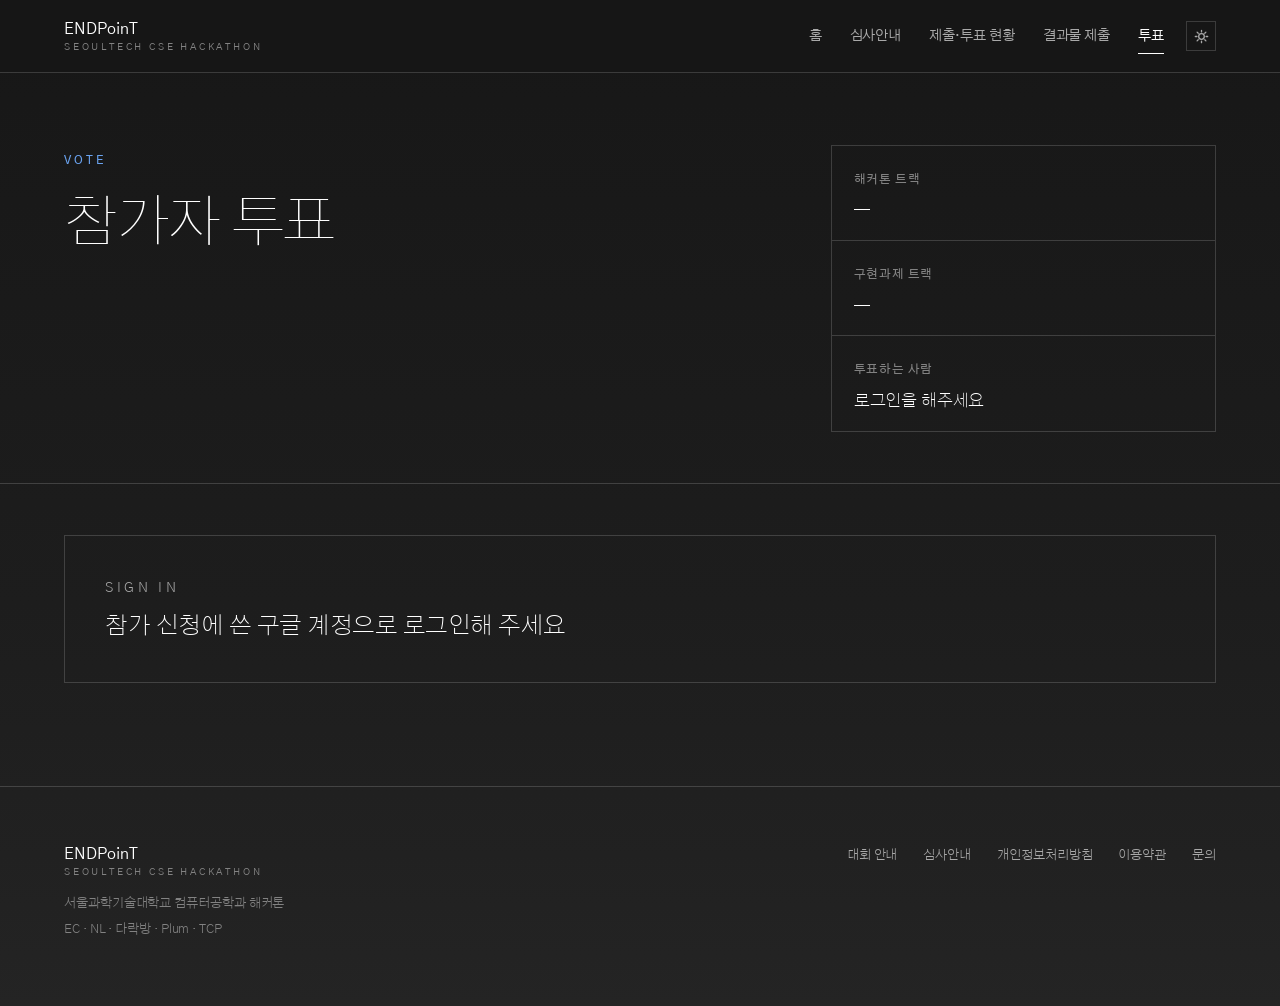
<file: judge/vote/index.html>
<!doctype html>
<html lang="ko">
<head>
<meta charset="utf-8">
<meta name="viewport" content="width=device-width, initial-scale=1, viewport-fit=cover">
<meta name="theme-color" content="#191919">
<!-- 화면 테마: 밝은 화면을 고른 사람은 첫 화면부터 밝게 (assets/theme.js 가 단추를 단다) -->
<script>try{if(localStorage.getItem('ep-theme')==='light')document.documentElement.setAttribute('data-theme','light')}catch(e){}</script>
<script src="../../assets/theme.js?v=547fe78e" defer></script>
<meta name="robots" content="noindex">
<title>참가자 투표 · ENDPoinT</title>
<meta name="description" content="ENDPoinT 해커톤 참가자 인기투표. 트랙별로 좋았던 팀 3곳에 1표씩 줍니다.">
<link rel="icon" href="../../assets/img/icon-192.png" sizes="192x192" type="image/png">
<link rel="icon" href="../../assets/img/icon-512.png" sizes="512x512" type="image/png">
<link rel="apple-touch-icon" href="../../assets/img/apple-touch-icon.png">
<meta property="og:type" content="website">
<meta property="og:site_name" content="ENDPoinT">
<meta property="og:locale" content="ko_KR">
<meta property="og:title" content="참가자 투표 — ENDPoinT">
<meta property="og:description" content="트랙별로 좋았던 팀 3곳에 1표씩. 참가 신청에 쓴 구글 계정으로 로그인해 주세요.">
<meta property="og:url" content="https://2026endpoint.github.io/judge/vote/">
<meta property="og:image" content="https://2026endpoint.github.io/assets/img/og.jpg">
<meta name="twitter:card" content="summary_large_image">
<link rel="preconnect" href="https://fonts.googleapis.com">
<link rel="preconnect" href="https://fonts.gstatic.com" crossorigin>
<link rel="stylesheet" href="https://fonts.googleapis.com/css2?family=Gothic+A1:wght@100;200;300;400;500;600&display=swap">
<link rel="preconnect" href="https://accounts.google.com">
<link rel="preconnect" href="https://script.google.com">
<link rel="preconnect" href="https://script.googleusercontent.com">
<link rel="stylesheet" href="../../assets/submit.css?v=345818a4">
<script src="https://accounts.google.com/gsi/client" async defer></script>
</head>
<body>

<header class="top">
  <div class="wrap top-in">
    <a class="mark" href="../../"><b>ENDPoinT</b><span>SeoulTech CSE Hackathon</span></a>
    <nav>
      <a href="../../" class="sm-hide">홈</a>
      <a href="../../#prize" class="sm-hide">심사안내</a>
      <a href="../../judge/"><span class="sm-hide">제출·투표 </span>현황</a>
      <a href="../../submit/"><span class="sm-hide">결과물 </span>제출</a>
      <a href="../../judge/vote/" class="on" aria-current="page">투표</a>
    </nav>
    <div class="top-auth" id="top-auth" aria-live="polite"></div>
  </div>
</header>

<div class="inapp" id="inapp" hidden>
  <div class="wrap">
    <p><b>앱 안의 브라우저에서는 구글 로그인이 막혀 있어요.</b> 투표는 Chrome이나 Safari에서 열어 주세요.</p>
    <a class="btn" id="inapp-open" href="#"><span>외부 브라우저로 열기</span></a>
    <button class="x" type="button" id="inapp-x" aria-label="안내 닫기">×</button>
  </div>
</div>

<main>
  <div class="phead">
    <div class="wrap">
      <div class="pagehead">
        <div>
          <span class="lab blue">Vote</span>
          <h1 class="ptitle">참가자 투표</h1>
        </div>
        <div class="stack">
          <div><span class="lab ko">해커톤 트랙</span><b id="h-H" class="num">—</b></div>
          <div><span class="lab ko">구현과제 트랙</span><b id="h-A" class="num">—</b></div>
          <div><span class="lab ko">투표하는 사람</span><b id="h-team">로그인을 해주세요</b></div>
        </div>
      </div>
    </div>
  </div>

  <div class="body">
    <div class="wrap">
      <div class="demo-note" id="demo-note" hidden><b>미리보기 모드</b>서버에 연결하지 않은 화면입니다. 팀 이름은 예시이고, 여기서 한 투표는 저장되지 않습니다.</div>
      <div class="gate" id="gate"></div>
      <div id="app" hidden>
        <section class="vadmin" id="admin" hidden aria-label="운영진"></section>
        <div class="bar">
          <div class="tabs" id="tabs" role="tablist" aria-label="트랙"></div>
          <div class="tools"><span class="when" id="when"></span></div>
        </div>
        <div id="ballot"></div>
      </div>
      <noscript><p class="sub">투표에는 자바스크립트가 필요합니다. 브라우저 설정을 확인한 뒤 다시 열어 주세요.</p></noscript>
    </div>
  </div>
</main>

<footer>
  <div class="wrap">
    <div class="f-in">
      <div>
        <div class="mark" style="margin-bottom:12px"><b>ENDPoinT</b><span>SeoulTech CSE Hackathon</span></div>
        <div>서울과학기술대학교 컴퓨터공학과 해커톤<br>EC · NL · 다락방 · Plum · TCP</div>
      </div>
      <div class="f-links">
        <a href="../../">대회 안내</a>
        <a href="../../#prize">심사안내</a>
        <a href="../../privacy/">개인정보처리방침</a>
        <a href="../../terms/">이용약관</a>
        <a href="mailto:recognize@seoultech.ac.kr">문의</a>
      </div>
    </div>
  </div>
</footer>

<div class="toast" id="toast" role="status" aria-live="polite"></div>

<script src="../../assets/submit-config.js?v=1f1bcd66"></script>
<script src="../../assets/submit-core.js?v=ef300c28"></script>
<script src="../../assets/vote-page.js?v=f4dee6ad"></script>
</body>
</html>
</file>
<file: assets/submit.css>
/* ==============================================================
   ENDPoinT — 결과물 제출(/submit/) · 심사위원 현황판(/judge/) 공통 스타일
   --------------------------------------------------------------
   index.html 의 토큰과 부품을 그대로 따른다: 어두운 바탕, 그림자 대신 가는 선,
   밝은 면은 흰 카드뿐, 각진 모서리, Gothic A1 의 가는 굵기.
   색은 바탕 위에서는 blue · red, 흰 카드 안에서는 blue-k · red-k 를 쓴다.
   ============================================================== */
:root{
  --ink:#191919; --ink-2:#1F1F1F; --ink-3:#252525;
  --paper:#FFFFFF; --paper-ink:#151515;
  --fg:#E8E8E8; --dim:#A9A9A9; --dim-2:#828282;
  --line:rgba(255,255,255,.16); --line-k:rgba(0,0,0,.13);
  --blue:#6AA3F0; --blue-k:#00387F; --red:#E8636D; --red-k:#BA000C;
  --font:"Gothic A1",-apple-system,BlinkMacSystemFont,"Apple SD Gothic Neo","Malgun Gothic",Pretendard,system-ui,sans-serif;
  --ease:cubic-bezier(.22,.61,.36,1);
  --hdr-rgb:23,23,23;
  --gut:clamp(20px,5vw,76px);
  --maxw:1340px;
  --pad:clamp(20px,2.6vw,28px);
  /* 화면 테마: 아래 값이 어두운 화면(기본). 밝은 화면은 :root[data-theme="light"] 가 바꾼다 */
  --hi:#fff;                 /* 바탕 위 가장 진한 것: 제목 · 강조 글자 · 채운 단추 · 밑줄 */
  --on-hi:#151515;           /* --hi 로 채운 단추 위의 글자 */
  --tint:255,255,255;        /* 바탕 위 옅은 칠 · 선: rgba(var(--tint), 알파) */
  --blue-rgb:106,163,240; --red-rgb:232,99,109;
  --ph:#5E5E5E; --inapp:#1F2328;
  --bg-0:#171717; --bg-1:#1A1A1A; --bg-2:#1D1D1D; --bg-3:#212121; --bg-4:#242424;
}
/* 밝은 화면 — 흰 카드(paper)와 그 안의 글자 · 색(blue-k · red-k)은 두 화면이 같다 */
:root[data-theme="light"]{
  --ink:#F4F4F2; --ink-2:#FFFFFF; --ink-3:#EAEAE7;
  --fg:#262626; --dim:#595959; --dim-2:#6F6F6F;
  --line:rgba(0,0,0,.14);
  --blue:#1655AD; --red:#BA000C;
  --hi:#111111; --on-hi:#FFFFFF; --tint:0,0,0;
  --blue-rgb:22,85,173; --red-rgb:186,0,12;
  --ph:#9B9B9B; --inapp:#E9EDF3;
  --hdr-rgb:248,248,246;
  --bg-0:#FAFAF9; --bg-1:#F7F7F6; --bg-2:#F4F4F2; --bg-3:#F1F1EF; --bg-4:#EEEEEC;
  color-scheme:light;
}
:root[data-theme="light"] .post{box-shadow:0 0 0 1px var(--line)}
:root[data-theme="light"] .vcard.on{border-color:rgba(0,0,0,.14);border-top-color:var(--blue-k)}
*{box-sizing:border-box}
html{background:linear-gradient(180deg,var(--bg-0) 0%,var(--bg-1) 30%,var(--bg-2) 60%,var(--bg-3) 85%,var(--bg-4) 100%);background-repeat:no-repeat;
  min-height:100vh;-webkit-text-size-adjust:100%;text-size-adjust:100%;overflow-x:hidden}
body{margin:0;color:var(--fg);font-family:var(--font);font-weight:300;font-size:16px;line-height:1.85;letter-spacing:-.005em;
  -webkit-font-smoothing:antialiased;overflow-x:clip;word-break:keep-all;overflow-wrap:break-word;
  min-height:100vh;display:flex;flex-direction:column}
main{flex:1}
[hidden]{display:none!important}
img{max-width:100%;display:block}
h1,h2,h3{margin:0;font-weight:200;letter-spacing:-.02em;line-height:1.14;color:var(--hi);text-wrap:balance}
p{margin:0;text-wrap:pretty}
a{color:inherit}
strong,b{font-weight:500}
button,input,select,textarea{font-family:var(--font)}
:focus-visible{outline:2px solid var(--blue);outline-offset:2px}
.wrap{max-width:var(--maxw);margin:0 auto;padding-inline:var(--gut)}
.lab{font-size:11.5px;letter-spacing:.26em;text-transform:uppercase;font-weight:500;color:var(--dim-2);display:inline-block}
.lab.blue{color:var(--blue)} .lab.red{color:var(--red)}
.lab.ko{letter-spacing:.05em;text-transform:none;font-size:12px}
.num{font-variant-numeric:tabular-nums}

/* ================= header ================= */
header.top{position:sticky;top:0;z-index:60;background:rgba(var(--hdr-rgb),.9);
  -webkit-backdrop-filter:blur(14px) saturate(140%);backdrop-filter:blur(14px) saturate(140%);
  border-bottom:1px solid var(--line)}
.top-in{display:flex;align-items:center;gap:16px;min-height:72px}
.top-in>nav{margin-left:auto}
.mark{text-decoration:none;display:block;line-height:1.4}
.mark b{display:block;font-size:16px;font-weight:400;letter-spacing:.01em;color:var(--hi);white-space:nowrap}
.mark span{display:block;font-size:10px;letter-spacing:.28em;text-transform:uppercase;color:var(--dim-2);font-weight:400;white-space:nowrap}
.top nav{display:flex;align-items:center;flex-wrap:nowrap}
.top nav a{position:relative;font-size:13.5px;font-weight:400;color:var(--dim);text-decoration:none;padding:8px 14px;white-space:nowrap;transition:color .3s var(--ease)}
.top nav a::after{content:"";position:absolute;left:14px;right:14px;bottom:2px;height:1px;background:var(--hi);
  transform:scaleX(0);transform-origin:right;transition:transform .45s var(--ease)}
.top nav a:hover,.top nav a.on{color:var(--hi)}
.top nav a:hover::after,.top nav a.on::after{transform:scaleX(1);transform-origin:left}
.top-auth{display:flex;align-items:center;justify-content:flex-end;min-height:36px;margin-left:18px}
.top-auth:empty{display:none}
.top-auth .who{display:flex;align-items:center;gap:10px}
.top-auth .who img{width:28px;height:28px;border-radius:50%;background:rgba(var(--tint),.06);flex-shrink:0}
.top-auth .who .nm{font-size:13px;font-weight:400;color:var(--hi);max-width:16ch;overflow:hidden;text-overflow:ellipsis;white-space:nowrap}

/* 작은 테두리 버튼 — 헤더의 로그아웃, 파일 줄의 동작 */
.mini{height:32px;padding:0 13px;border:1px solid rgba(var(--tint),.34);background:transparent;color:var(--hi);
  font-size:12.5px;font-weight:500;cursor:pointer;white-space:nowrap;text-decoration:none;display:inline-flex;align-items:center;gap:7px;
  transition:background .3s var(--ease),color .3s var(--ease),border-color .3s var(--ease)}
.mini:hover{background:var(--hi);color:var(--on-hi);border-color:var(--hi)}
.mini.quiet{border-color:var(--line);color:var(--dim);font-weight:400}
.mini.quiet:hover{background:transparent;color:var(--hi);border-color:rgba(var(--tint),.5)}
.mini[disabled]{opacity:.34;pointer-events:none}

/* ================= buttons ================= */
.btn{position:relative;display:inline-flex;align-items:center;justify-content:center;gap:9px;min-height:52px;padding:0 28px;
  font-family:var(--font);font-size:14.5px;font-weight:500;letter-spacing:-.005em;text-decoration:none;cursor:pointer;
  background:var(--hi);color:var(--on-hi);border:1px solid var(--hi);overflow:hidden;transition:color .4s var(--ease),border-color .4s var(--ease)}
.btn span{position:relative;z-index:1;display:inline-flex;align-items:center;gap:8px}
.btn::before{content:"";position:absolute;inset:0;background:var(--on-hi);transform:translateY(101%);transition:transform .45s var(--ease)}
.btn:hover{color:var(--hi)}
.btn:hover::before{transform:none}
.btn-o{background:transparent;color:var(--hi);border-color:rgba(var(--tint),.4)}
.btn-o::before{background:var(--hi)}
.btn-o:hover{color:var(--on-hi);border-color:var(--hi)}
.btn-k{background:#151515;color:#fff;border-color:#151515}
.btn-k::before{background:#fff}
.btn-k:hover{color:#151515}
/* 흰 카드 안의 테두리 버튼 */
.btn-w{background:transparent;color:#151515;border-color:rgba(0,0,0,.3)}
.btn-w::before{background:#151515}
.btn-w:hover{color:#fff;border-color:#151515}
.btn-sm{min-height:42px;padding:0 16px;font-size:13px}
.btn[disabled],.btn.wait{opacity:.34;pointer-events:none}
.btn.wait{opacity:.7}

/* ================= 로딩 ================= */
.spin{display:inline-block;width:26px;height:26px;flex-shrink:0;animation:spin-rot 2s linear infinite;transform-origin:50% 50%}
.spin circle{fill:none;stroke:#8A8A8A;stroke-width:3.2;stroke-linecap:butt;stroke-dasharray:6 120;stroke-dashoffset:0;
  animation:spin-arc 1.5s ease-in-out infinite}
.spin.sm{width:16px;height:16px}
.spin.sm circle{stroke-width:4.4}
.spin.ink circle{stroke:currentColor}
@keyframes spin-rot{to{transform:rotate(360deg)}}
@keyframes spin-arc{
  0%  {stroke-dasharray:6 120;stroke-dashoffset:0}
  50% {stroke-dasharray:56 120;stroke-dashoffset:-20}
  100%{stroke-dasharray:56 120;stroke-dashoffset:-70}
}
.loading{display:flex;align-items:center;gap:12px;font-size:13.5px;font-weight:300;color:var(--dim);padding:clamp(28px,4vw,46px) 0}

/* ================= 페이지 머리 ================= */
.phead{padding:clamp(40px,5.6vw,80px) 0 clamp(30px,4vw,52px);border-bottom:1px solid var(--line)}
.pagehead{display:grid;grid-template-columns:minmax(0,1.3fr) minmax(0,.7fr);gap:clamp(24px,4vw,60px);align-items:start}
h1.ptitle{font-size:clamp(32px,5vw,58px);font-weight:100;letter-spacing:-.04em;margin-top:16px}
.sub{font-size:15px;font-weight:300;line-height:1.85;color:var(--dim);max-width:60ch;margin-top:20px}
.stack{border:1px solid var(--line)}
.stack>div{padding:18px 22px;border-bottom:1px solid var(--line)}
.stack>div:last-child{border-bottom:0}
.stack b{display:block;font-size:17px;font-weight:200;color:var(--hi);margin-top:5px;letter-spacing:-.01em;line-height:1.4}
.stack b.red{color:var(--red)}
.stack.row3{display:grid;grid-template-columns:repeat(3,minmax(0,1fr))}
.stack.row3>div{border-bottom:0;border-left:1px solid var(--line)}
.stack.row3>div:first-child{border-left:0}
.body{padding:clamp(30px,4vw,52px) 0 clamp(60px,8vw,110px)}

/* 로컬 미리보기 안내 */
.demo-note{margin-bottom:clamp(18px,2.4vw,26px);padding:12px 14px;border:1px dashed rgba(var(--blue-rgb),.45);font-size:13px;color:var(--dim);line-height:1.8}
.demo-note b{color:var(--blue);font-weight:500;margin-right:6px}

/* 앱 안 브라우저 안내 띠 */
.inapp{border-bottom:1px solid var(--line);background:var(--inapp)}
.inapp .wrap{display:flex;align-items:center;gap:10px 18px;flex-wrap:wrap;padding-block:12px}
.inapp p{font-size:13px;line-height:1.6;color:var(--fg);flex:1 1 280px;min-width:0}
.inapp p b{color:var(--hi);font-weight:500}
.inapp .btn{min-height:38px;padding:0 16px;font-size:12.5px}
.inapp .x{background:none;border:0;color:var(--dim);font-size:18px;line-height:1;cursor:pointer;padding:6px}

/* ================= 안내 패널 (로그인 전 · 명단에 없음 · 열람 코드) ================= */
.gate{border:1px solid var(--line);padding:clamp(26px,3.4vw,40px);display:flex;align-items:center;justify-content:space-between;
  gap:clamp(20px,3vw,40px);flex-wrap:wrap}
.gate .t{display:flex;flex-direction:column;gap:9px;max-width:60ch;min-width:0}
.gate .t>b{font-size:clamp(19px,2.3vw,24px);font-weight:200;color:var(--hi);letter-spacing:-.02em;line-height:1.3}
.gate .t strong{color:var(--hi);font-weight:500}
.gate .t span,.gate .t p{font-size:14px;color:var(--dim);font-weight:300;line-height:1.85}
.gate .t code{font-family:ui-monospace,SFMono-Regular,Menlo,monospace;font-size:13px;color:var(--hi);background:rgba(var(--tint),.07);padding:2px 7px;word-break:break-all}
.gate .act{display:flex;flex-direction:column;gap:10px;align-items:flex-start}
.gate .act.rowy{flex-direction:row;flex-wrap:wrap;align-items:center}
/* 현황판 첫 화면: 참가자 줄 · 심사위원 줄 */
.gate .hub{display:flex;flex-direction:column;width:100%}
.gate .hub .row{display:flex;align-items:center;justify-content:space-between;gap:clamp(16px,2.4vw,32px);flex-wrap:wrap}
.gate .hub .row+.row{border-top:1px solid var(--line);margin-top:clamp(20px,2.8vw,30px);padding-top:clamp(20px,2.8vw,30px)}

/* 공개 현황판 (열람 링크 없이 — 메인 메뉴 '제출·투표 현황'): 팀 번호 · 낸 것의 유무 · 투표한 사람 수만 */
.pub{margin-top:clamp(22px,3vw,34px);display:grid;gap:clamp(22px,3vw,34px)}
.pub[hidden]{display:none}
.pubsec{border:1px solid var(--line);padding:clamp(20px,2.6vw,28px)}
.pubhd{display:flex;align-items:baseline;justify-content:space-between;gap:6px 16px;flex-wrap:wrap;margin-bottom:8px}
.pubhd b{font-size:clamp(18px,2vw,21px);font-weight:300;color:var(--hi);letter-spacing:-.01em}
.pubhd .when{font-size:12.5px;color:var(--dim-2);font-variant-numeric:tabular-nums}
.pubrow{display:grid;grid-template-columns:minmax(170px,auto) 1fr auto;align-items:center;gap:8px 18px;padding:13px 0;border-top:1px solid var(--line)}
.pubhd+.pubrow{border-top:0}
.pubrow .nm{display:flex;align-items:baseline;gap:6px 10px;flex-wrap:wrap}
.pubrow .nm b{font-size:16px;font-weight:300;color:var(--hi)}
.pubrow .meter{height:4px;background:rgba(var(--tint),.08);position:relative;overflow:hidden}
.pubrow .meter span{position:absolute;left:0;top:0;bottom:0;background:var(--blue);transition:width .6s var(--ease)}
.pubrow .n{font-size:14px;color:var(--fg);font-variant-numeric:tabular-nums;white-space:nowrap}
.pubgrp{display:flex;align-items:center;gap:10px 16px;flex-wrap:wrap;padding:10px 0}
.pubgrp>.lab{min-width:64px}
.pubgrp .chips{display:flex;flex-wrap:wrap;gap:8px}
.tchip{display:inline-flex;align-items:center;justify-content:center;min-width:40px;height:30px;padding:0 8px;font-size:13px;font-variant-numeric:tabular-nums;border:1px solid var(--line);color:var(--dim-2)}
.tchip.part{border-color:var(--blue);color:var(--blue)}
.tchip.done{background:var(--blue-k);border-color:var(--blue-k);color:#fff}
.pub .legend{display:flex;gap:8px 12px;flex-wrap:wrap;margin-top:10px}
/* 발표 순서 (마감 뒤): 순서 · 팀 · 마지막 제출 시각 */
.porder{list-style:none;margin:0;padding:0;display:grid;grid-template-columns:repeat(auto-fill,minmax(168px,1fr));gap:8px;flex:1 1 100%}
.porder li{display:flex;align-items:baseline;gap:10px;padding:9px 12px;border:1px solid var(--line);min-width:0}
.porder li b{font-size:19px;font-weight:200;color:var(--hi);min-width:1.3em;font-variant-numeric:tabular-nums}
.porder li .t{font-size:14px;color:var(--fg);white-space:nowrap}
.porder li small{margin-left:auto;font-size:12px;color:var(--dim-2);font-variant-numeric:tabular-nums;white-space:nowrap}
.porder li.none{opacity:.5}
@media (max-width:560px){
  .porder{grid-template-columns:repeat(2,minmax(0,1fr));gap:6px}
  .porder li{padding:8px 9px;gap:7px}
  .porder li b{font-size:17px}
  .porder li .t{font-size:13px}
  .porder li small{font-size:11px}
}
.pub .legend .tchip{height:22px;min-width:0;font-size:11.5px}
@media (max-width:560px){
  .pubrow{grid-template-columns:1fr auto}
  .pubrow .meter{grid-column:1/-1;grid-row:2}
}

/* ================= 제출 폼 ================= */
.sb{border:1px solid var(--line)}
.sb-state{padding:16px var(--pad);border-bottom:1px solid var(--line);display:flex;align-items:center;gap:10px 22px;flex-wrap:wrap}
.sb-state.done{background:rgba(var(--blue-rgb),.07)}
.sb-state.closed{background:rgba(var(--tint),.035)}
.sb-state .who{display:flex;align-items:baseline;gap:10px;margin-right:auto;min-width:0}
.sb-state .who b{font-size:17px;font-weight:300;color:var(--hi);letter-spacing:-.01em}
.sb-state .who span{font-size:13px;color:var(--dim)}
.sb-state .verdict{font-size:13px;font-weight:500;color:var(--red)}
.sb-state.done .verdict{color:var(--blue)}
.sb-state.closed .verdict{color:var(--dim)}
.cks{display:flex;gap:6px 18px;flex-wrap:wrap}
.ck{display:inline-flex;align-items:center;gap:8px;font-size:13px;color:var(--dim-2)}
.ck i{width:9px;height:9px;border:1px solid var(--line);flex-shrink:0;transition:all .4s var(--ease)}
.ck.on{color:var(--fg)}
.ck.on i{background:var(--blue);border-color:var(--blue)}

.sb-pick{padding:14px var(--pad);border-bottom:1px solid var(--line);display:flex;align-items:center;gap:12px 16px;flex-wrap:wrap;background:rgba(var(--red-rgb),.07)}
.sb-pick .lab{color:var(--red)}
.sb-pick span.t{font-size:13px;color:var(--dim)}
.sb-pick select{min-width:190px;width:auto}

.step{border-bottom:1px solid var(--line)}
.step-hd{display:flex;align-items:center;gap:clamp(12px,1.8vw,22px);padding:20px var(--pad) 0}
.step-no{font-size:11px;letter-spacing:.2em;font-weight:500;color:var(--dim-2);flex-shrink:0;width:22px}
.step-name{font-size:15.5px;font-weight:400;color:var(--hi);letter-spacing:-.01em}
.step-name .req{color:var(--red);margin-left:5px;font-weight:300}
.step-name .opt{color:var(--dim-2);margin-left:8px;font-size:12.5px;font-weight:300}
.step-val{margin-left:auto;font-size:13px;font-weight:300;color:var(--dim-2);text-align:right;white-space:nowrap}
.step.done .step-val{color:var(--fg)}
.step-mark{flex-shrink:0;width:9px;height:9px;border:1px solid var(--line);transition:all .4s var(--ease)}
.step.done .step-mark{background:var(--blue);border-color:var(--blue)}
.step-bd{padding:16px var(--pad) clamp(24px,2.8vw,32px) calc(var(--pad) + 22px + clamp(12px,1.8vw,22px));
  display:flex;flex-direction:column;gap:clamp(16px,2vw,20px)}
.hint{font-size:13px;color:var(--dim);font-weight:300;line-height:1.8}
.hint b{color:var(--fg);font-weight:400}
.qgrid{display:grid;grid-template-columns:repeat(2,minmax(0,1fr));gap:18px clamp(20px,2.6vw,34px)}
.q{display:flex;flex-direction:column;gap:5px;min-width:0}
.q.full{grid-column:1/-1}
.q>.lab{color:var(--dim-2);letter-spacing:.05em;font-size:12px;text-transform:none}
.q>.lab .req{color:var(--red);margin-left:4px}
.q>.lab .cnt{margin-left:8px;color:var(--dim-2);font-weight:300;font-variant-numeric:tabular-nums}
.tin,.tar{width:100%;background:transparent;border:0;border-bottom:1px solid var(--line);border-radius:0;color:var(--hi);
  font-family:var(--font);font-size:15px;font-weight:300;padding:9px 0;letter-spacing:-.005em;transition:border-color .35s var(--ease)}
.tar{resize:vertical;min-height:74px;line-height:1.8}
.tin:focus,.tar:focus{outline:none;border-bottom-color:var(--blue)}
.tin::placeholder,.tar::placeholder{color:var(--ph)}
.tin[aria-invalid="true"],.tar[aria-invalid="true"]{border-bottom-color:var(--red)}
.tin:disabled,.tar:disabled{opacity:1;color:var(--fg);-webkit-text-fill-color:var(--fg);border-bottom-style:dotted}
/* 잠긴 칸의 안내 글자는 감춘다 — 적어 둔 값처럼 보이지 않게 */
.tin:disabled::placeholder,.tar:disabled::placeholder{color:transparent;-webkit-text-fill-color:transparent}
select.tin{appearance:none;-webkit-appearance:none;cursor:pointer;padding-right:26px;
  background:linear-gradient(45deg,transparent 50%,var(--dim) 50%) calc(100% - 9px) 55%/6px 6px no-repeat}
select.tin option{background:var(--ink-2);color:var(--hi)}
.err{font-size:12.5px;color:var(--red);line-height:1.7}

/* 파일 놓는 자리 */
.drop{border:1px dashed rgba(var(--tint),.28);padding:20px 22px;display:flex;align-items:center;justify-content:space-between;
  gap:14px 22px;flex-wrap:wrap;transition:border-color .3s var(--ease),background .3s var(--ease)}
.drop.over{border-color:var(--blue);border-style:solid;background:rgba(var(--blue-rgb),.07)}
.drop .t{display:flex;flex-direction:column;gap:4px;min-width:0;flex:1 1 280px}
.drop .t b{font-size:15px;font-weight:400;color:var(--hi)}
.drop .t span{font-size:13px;color:var(--dim);line-height:1.7}
.drop input[type=file]{position:absolute;width:1px;height:1px;opacity:0;pointer-events:none}
/* 올라가 있는 파일 */
.file{border:1px solid var(--line);padding:16px 18px;display:flex;align-items:center;justify-content:space-between;gap:12px 22px;flex-wrap:wrap}
.file.now{border-color:rgba(var(--blue-rgb),.5);background:rgba(var(--blue-rgb),.05)}
.file .t{min-width:0;flex:1 1 260px}
.file .nm{font-size:15px;color:var(--hi);font-weight:400;word-break:break-all;line-height:1.5}
.file .meta{font-size:12.5px;color:var(--dim-2);margin-top:4px;line-height:1.7;font-variant-numeric:tabular-nums}
.file .meta .ok{color:var(--blue)} .file .meta .bad{color:var(--red)}
.file .meta code{font-family:ui-monospace,SFMono-Regular,Menlo,monospace;font-size:11.5px;color:var(--dim)}
.file .acts{display:flex;gap:8px;flex-wrap:wrap}
.prog{display:flex;align-items:center;gap:14px;margin-top:10px;flex-basis:100%}
.prog .t{flex:1;height:2px;background:rgba(var(--tint),.12);overflow:hidden;min-width:60px}
.prog .f{display:block;height:100%;width:0;background:var(--blue);transition:width .35s var(--ease)}
.prog .n{font-size:12px;color:var(--dim);font-variant-numeric:tabular-nums;white-space:nowrap}

.sb-send{padding:clamp(20px,2.6vw,28px) var(--pad);display:flex;align-items:center;justify-content:space-between;gap:16px;flex-wrap:wrap;
  background:rgba(var(--tint),.028);transition:background .5s var(--ease)}
.sb-send.dirty{background:rgba(var(--tint),.06)}
.sb-send .t{font-size:13.5px;color:var(--dim);font-weight:300;line-height:1.8;max-width:60ch}
.sb-send .t b{color:var(--hi);font-weight:400}
.msg{font-size:13.5px;line-height:1.8;padding:13px var(--pad);border-top:1px solid var(--line)}
.msg.err{color:var(--red)} .msg.ok{color:var(--blue)}

/* 옛날 자료 · 제출 이력 */
.sechd{display:flex;align-items:baseline;gap:10px;color:var(--hi);font-size:16px;font-weight:300;margin:clamp(34px,4.5vw,52px) 0 12px}
.sechd small{font-size:12.5px;color:var(--dim-2)}
.hist{border-top:1px solid var(--line)}
.hist .r{display:flex;align-items:center;justify-content:space-between;gap:10px 18px;flex-wrap:wrap;padding:13px 0;border-bottom:1px solid var(--line)}
.hist .r .nm{font-size:14px;color:var(--fg);word-break:break-all}
.hist .r .meta{font-size:12.5px;color:var(--dim-2);font-variant-numeric:tabular-nums}
.note{font-size:13px;line-height:1.85;color:var(--dim);font-weight:300;border-left:1px solid var(--blue);padding:2px 0 2px 15px;margin-top:clamp(22px,3vw,32px);max-width:78ch}
.note b{color:var(--fg);font-weight:400}

/* ================= 현황판 ================= */
.bar{display:flex;align-items:flex-end;justify-content:space-between;gap:12px 24px;flex-wrap:wrap;border-bottom:1px solid var(--line)}
.tabs{display:flex;overflow-x:auto;scrollbar-width:none;-webkit-overflow-scrolling:touch}
.tabs::-webkit-scrollbar{display:none}
.tab{position:relative;background:transparent;border:0;cursor:pointer;font-family:var(--font);font-size:15px;font-weight:400;
  color:var(--dim);padding:14px 0;margin-right:30px;white-space:nowrap;flex-shrink:0;transition:color .3s var(--ease)}
.tab::after{content:"";position:absolute;left:0;right:0;bottom:0;height:1px;background:var(--hi);transform:scaleX(0);transform-origin:right;transition:transform .45s var(--ease)}
.tab:hover,.tab[aria-selected="true"]{color:var(--hi)}
.tab[aria-selected="true"]::after{transform:scaleX(1);transform-origin:left}
.tab .cnt{margin-left:7px;font-size:12.5px;color:var(--dim-2);font-variant-numeric:tabular-nums}
.bar .tools{display:flex;align-items:center;gap:10px;flex-wrap:wrap;padding-bottom:10px}
.bar .tools .when{font-size:12.5px;color:var(--dim-2);font-variant-numeric:tabular-nums;margin-right:4px}
.chipbtn{min-height:34px;padding:0 14px;border:1px solid var(--line);background:transparent;cursor:pointer;
  font-family:var(--font);font-size:12.5px;color:var(--dim);font-weight:300;transition:color .3s var(--ease),border-color .3s var(--ease),background .3s var(--ease)}
.chipbtn:hover{color:var(--hi);border-color:rgba(var(--tint),.38)}
.chipbtn[aria-pressed="true"]{background:var(--hi);color:var(--on-hi);border-color:var(--hi);font-weight:500}

.trk{margin-top:clamp(34px,4.5vw,56px)}
.trk-hd{display:flex;align-items:baseline;gap:14px;flex-wrap:wrap;margin-bottom:clamp(14px,2vw,22px)}
.trk-hd h2{font-size:clamp(22px,3vw,34px);font-weight:100;letter-spacing:-.035em}
.trk-hd small{font-size:13px;color:var(--dim-2);font-variant-numeric:tabular-nums}
.posts{display:grid;grid-template-columns:repeat(3,minmax(0,1fr));gap:clamp(12px,1.6vw,20px)}
.post{background:var(--paper);color:var(--paper-ink);padding:24px 24px 20px;display:flex;flex-direction:column;gap:12px;min-width:0;
  border-top:2px solid transparent}
.post.done{border-top-color:var(--blue-k)}
.post.part{border-top-color:#BDBDBD}
.post.none{background:transparent;color:var(--dim);border:1px solid var(--line)}
.post .hd{display:flex;align-items:center;justify-content:space-between;gap:12px}
.post .nog{display:inline-flex;align-items:baseline;gap:10px;min-width:0}
.post .pord{font-size:12px;font-weight:500;letter-spacing:.02em;color:var(--blue-k);white-space:nowrap}
.trk-hd .ordnote{flex-basis:100%;margin-top:-6px}
.post .no{font-size:28px;font-weight:200;letter-spacing:-.03em;line-height:1;color:var(--paper-ink);font-variant-numeric:tabular-nums}
.post.none .no{color:var(--dim)}
.badge{font-size:11px;letter-spacing:.06em;font-weight:500;color:var(--blue-k);border:1px solid var(--blue-k);padding:3px 8px;white-space:nowrap}
.badge.gray{color:#6E6E6E;border-color:#BDBDBD}
.badge.solid{background:var(--blue-k);color:#fff}
.post.none .badge{color:var(--dim-2);border-color:var(--line)}
.post h3{color:var(--paper-ink);font-size:19px;line-height:1.45;font-weight:400;letter-spacing:-.015em}
.post h3.empty{color:#8A8A8A;font-weight:300}
.post.none h3{color:var(--dim);font-size:15px;font-weight:300}
.post .txt{font-size:14px;line-height:1.8;color:#3F3F3F;font-weight:300;white-space:pre-line;word-break:break-word;flex-grow:1}
.post .links{display:flex;gap:8px;flex-wrap:wrap}
.post .links .btn{flex:0 1 auto}
.post .where{font-size:12px;color:#6E6E6E;word-break:break-all;line-height:1.6;margin-top:-4px}
.post .ft{display:flex;align-items:center;justify-content:space-between;gap:10px 14px;flex-wrap:wrap;padding-top:13px;border-top:1px solid var(--line-k)}
.post .ft small{font-size:12px;color:#6E6E6E;font-variant-numeric:tabular-nums;line-height:1.6}
.post .lnk{background:none;border:0;padding:0;font:inherit;font-size:12px;color:var(--blue-k);text-decoration:underline;text-underline-offset:3px;cursor:pointer}
.post .old{display:flex;flex-direction:column;border-top:1px solid var(--line-k)}
.post .old .r{display:flex;align-items:center;justify-content:space-between;gap:8px 12px;flex-wrap:wrap;padding:9px 0;border-bottom:1px solid var(--line-k);font-size:12.5px;color:#4E4E4E}
.post .old .r:last-child{border-bottom:0}
.post .dl{font-size:12px;color:var(--blue-k);font-variant-numeric:tabular-nums}
.post .warn{font-size:12.5px;color:var(--red-k);line-height:1.7}
.empty-all{border:1px solid var(--line);padding:clamp(26px,3.4vw,40px);color:var(--dim);font-size:14px;margin-top:clamp(22px,3vw,34px)}

/* ================= 참가자 투표 (/judge/vote/) ================= */
.vnote{border:1px solid var(--line);border-left:2px solid var(--blue);padding:14px 18px;font-size:14px;color:var(--dim);line-height:1.8;margin-top:clamp(22px,3vw,30px)}
.vnote b{color:var(--hi);font-weight:400}
/* 투표하는 사람 — 한 창에서 팀원이 번갈아 투표하다 앞사람 계정으로 내지 않게 늘 크게 */
.vwho{display:flex;align-items:baseline;flex-wrap:wrap;gap:6px 12px;margin-top:clamp(22px,3vw,30px);padding:14px 18px;border:1px solid var(--blue);background:rgba(var(--blue-rgb),.08)}
.vwho span{font-size:11px;letter-spacing:.18em;color:var(--blue);font-weight:500}
.vwho b{font-size:20px;font-weight:300;color:var(--hi)}
.vwho small{font-size:13px;color:var(--dim-2)}
.vwho em{font-style:normal;font-size:13px;color:var(--dim);margin-left:auto}
.vwho+.vnote{margin-top:10px}
.tab .cnt.live{color:var(--blue)}
.ballot{display:grid;grid-template-columns:repeat(3,minmax(0,1fr));gap:clamp(12px,1.6vw,20px);margin-top:clamp(18px,2.4vw,26px)}
/* 고르기 전에는 가는 선의 어두운 카드, 고르면 원래 사이트의 흰 카드 */
.vcard{border:1px solid var(--line);padding:22px 22px 16px;display:flex;flex-direction:column;gap:10px;min-width:0;
  transition:background .35s var(--ease),border-color .35s var(--ease),color .35s var(--ease)}
.vcard.live{cursor:pointer}
.vcard.live:hover{border-color:rgba(var(--tint),.42)}
.vcard .hd{display:flex;align-items:center;justify-content:space-between;gap:12px;min-height:26px}
.vcard .no{font-size:26px;font-weight:200;letter-spacing:-.03em;line-height:1;color:var(--hi);font-variant-numeric:tabular-nums}
.vcard h3{font-size:17px;line-height:1.45;font-weight:400;letter-spacing:-.015em;color:var(--hi)}
.vcard h3.empty{color:var(--dim-2);font-weight:300;font-size:15px}
.vcard .txt{font-size:13.5px;line-height:1.75;color:var(--dim);white-space:pre-line;word-break:break-word;flex-grow:1}
.vcard .ft{display:flex;align-items:center;justify-content:space-between;gap:10px;flex-wrap:wrap;padding-top:12px;border-top:1px solid var(--line)}
.vcard .lnk{font-size:12.5px;color:var(--blue);text-decoration:underline;text-underline-offset:3px}
.vcard .badge{color:var(--blue);border-color:var(--blue)}
.vcard .badge.gray{color:var(--dim-2);border-color:var(--line)}
.vcard .pick{min-height:34px;padding:0 14px;border:1px solid rgba(var(--tint),.4);background:transparent;color:var(--hi);cursor:pointer;
  font-family:var(--font);font-size:12.5px;font-weight:500;transition:background .3s var(--ease),color .3s var(--ease),border-color .3s var(--ease)}
.vcard .pick:hover{background:var(--hi);color:var(--on-hi);border-color:var(--hi)}
.vcard .pick[disabled]{opacity:.3;cursor:default;pointer-events:none}
.vcard .code{font-size:12px;color:var(--dim-2);font-variant-numeric:tabular-nums;letter-spacing:.04em}
.vcard .code b{font-family:ui-monospace,SFMono-Regular,Menlo,monospace;font-weight:500;color:var(--fg)}
.vcard.on{background:var(--paper);color:var(--paper-ink);border-color:var(--paper);border-top:2px solid var(--blue-k)}
.vcard.on .no,.vcard.on h3{color:var(--paper-ink)}
.vcard.on .txt{color:#3F3F3F}
.vcard.on .ft{border-top-color:var(--line-k)}
.vcard.on .lnk{color:var(--blue-k)}
.vcard.on .badge.solid{background:var(--blue-k);border-color:var(--blue-k);color:#fff}
.vcard.on .pick{background:#151515;border-color:#151515;color:#fff}
.vcard.on .pick:hover{background:transparent;color:#151515}
.vcard.on .code{color:#6E6E6E}
.vcard.on .code b{color:var(--paper-ink)}
.vcard.self{opacity:.42}
/* 아래에 붙는 고른 표 띠 */
.vbar{position:sticky;bottom:0;z-index:30;margin-top:clamp(18px,2.4vw,26px);background:rgba(var(--hdr-rgb),.94);
  -webkit-backdrop-filter:saturate(140%) blur(14px);backdrop-filter:saturate(140%) blur(14px);border-top:1px solid var(--line);border-bottom:1px solid var(--line)}
.vbar .wrapx{display:flex;align-items:center;justify-content:space-between;gap:10px 18px;flex-wrap:wrap;padding:14px 0}
.vbar .t{display:flex;align-items:baseline;gap:6px 12px;flex-wrap:wrap;font-size:14px;color:var(--dim)}
.vbar .t b{color:var(--hi);font-weight:400;font-size:17px}
.vbar .t span{color:var(--fg)}
.vbar .acts{display:flex;align-items:center;gap:10px;flex-wrap:wrap}
/* 운영진 */
.vadmin{border:1px solid var(--line);padding:clamp(20px,2.6vw,28px);margin-bottom:clamp(26px,3.4vw,40px);background:rgba(var(--tint),.02)}
.vadm{border-top:1px solid var(--line);padding:16px 0 4px}
.vadm:first-of-type{border-top:0}
.vadm-hd{display:flex;align-items:center;justify-content:space-between;gap:10px 18px;flex-wrap:wrap}
.vadm-hd .t{display:flex;align-items:baseline;gap:6px 12px;flex-wrap:wrap;min-width:0}
.vadm-hd .t b{font-size:18px;font-weight:300;color:var(--hi)}
.vadm-hd .m{font-size:12.5px;color:var(--dim-2)}
.vadm-hd em{font-style:normal;color:var(--red)}
.vadm-hd .acts{display:flex;align-items:center;gap:10px;flex-wrap:wrap}
.vst{font-size:11px;letter-spacing:.06em;font-weight:500;border:1px solid var(--line);color:var(--dim-2);padding:2px 8px}
.vst.open{color:var(--blue);border-color:var(--blue)}
.vst.closed{color:var(--fg);border-color:rgba(var(--tint),.4)}
.vres{margin-top:14px;overflow-x:auto}
.vres table{width:100%;border-collapse:collapse;font-size:13.5px;min-width:420px}
.vres th,.vres td{text-align:left;padding:9px 10px;border-bottom:1px solid var(--line);font-weight:300}
.vres th{font-size:12px;color:var(--dim-2);font-weight:500;letter-spacing:.04em}
.vres td{color:var(--fg)}
.vres .r{text-align:right;white-space:nowrap}
.vres td.r{position:relative}
.vres .vbarline{display:inline-block;vertical-align:middle;height:2px;width:calc(var(--w) * .6);max-width:60px;background:var(--blue);margin-right:10px}
.vres .m{font-size:12px;color:var(--dim-2);margin:10px 0 6px;line-height:1.7}
/* 운영진 현황판 카드의 투표 줄 */
.post .vline{font-size:12.5px;color:var(--blue-k);font-variant-numeric:tabular-nums}

/* ================= 심사위원 평가 (현황판의 심사위원 화면) ================= */
/* 팀마다 한 줄: 왼쪽은 현황판과 같은 흰 카드, 오른쪽은 점수 · 코멘트 */
.jlist{display:flex;flex-direction:column;gap:clamp(14px,1.8vw,22px)}
.jrow{display:grid;grid-template-columns:minmax(0,1fr) minmax(0,1.1fr);border:1px solid var(--line);min-width:0}
.jrow>.post{border-top-width:2px;margin:-1px 0 -1px -1px}     /* 흰 카드를 줄 테두리 위로 겹쳐 바깥 선과 맞춘다 */
:root[data-theme="light"] .jrow>.post{box-shadow:inset 1px 0 0 var(--line),inset -1px 0 0 var(--line),inset 0 -1px 0 var(--line)}
.jghost{display:flex;align-items:center;justify-content:center;padding:24px;color:var(--dim-2);font-size:13px;min-height:160px}
.jscore{padding:clamp(18px,2.2vw,26px);display:flex;flex-direction:column;gap:16px;min-width:0}
.jgrid{display:grid;grid-template-columns:repeat(2,minmax(0,1fr));gap:14px 22px}
.jq{display:flex;flex-direction:column;gap:6px;min-width:0}
.jq .lab small{color:var(--dim-2);font-weight:400;letter-spacing:0}
.jq .tin.num{font-size:20px;font-weight:300;font-variant-numeric:tabular-nums;-moz-appearance:textfield}
.jq .tin.num::-webkit-outer-spin-button,.jq .tin.num::-webkit-inner-spin-button{-webkit-appearance:none;margin:0}
.jq .tin.bad{border-bottom-color:var(--red)}
.jq .tar{min-height:76px}
.jact{display:flex;align-items:center;gap:10px 16px;flex-wrap:wrap;padding-top:14px;border-top:1px solid var(--line)}
.jact .btn[disabled]{opacity:.38;cursor:not-allowed}
.jsum{display:flex;align-items:baseline;gap:8px}
.jsum b{font-size:26px;font-weight:200;color:var(--hi);letter-spacing:-.02em}
.jsum small{color:var(--dim-2);font-size:12.5px}
.jstate{font-size:12.5px;color:var(--dim-2);flex:1 1 160px;text-align:right;line-height:1.6}
.jstate.dirty{color:var(--fg)} .jstate.err{color:var(--red)} .jstate.ok{color:var(--blue)}

/* ================= 심사 종합 (/judge/score/) ================= */
.swrap{overflow-x:auto;border:1px solid var(--line);margin-top:clamp(14px,2vw,20px)}
.stable{width:100%;border-collapse:collapse;font-size:14px;min-width:760px}
.stable th,.stable td{padding:11px 12px;border-bottom:1px solid var(--line);text-align:left;font-weight:300;white-space:nowrap;vertical-align:middle}
.stable th{font-size:12px;color:var(--dim-2);font-weight:500;letter-spacing:.04em;background:var(--ink-2)}
.stable .r{text-align:right}
.stable .agg{border-left:1px solid var(--line)}   /* 심사위원별 칸과 합산 칸(J · P · S) 사이 */
.stable td.rk{font-size:19px;font-weight:200;color:var(--hi);width:52px;font-variant-numeric:tabular-nums}
.stable .nm{white-space:normal;min-width:180px;color:var(--hi)}
.stable .nm small{display:block;color:var(--dim-2);font-size:12px}
.stable .s{font-size:16px;font-weight:400;color:var(--hi)}
.stable .num{font-variant-numeric:tabular-nums}
.stable .part{color:var(--dim-2)}
.stable tbody tr.row{cursor:pointer}
.stable tbody tr.row:hover td{background:rgba(var(--tint),.025)}
.stable tr.top .rk{color:var(--blue)}
.stable tr.more td{white-space:normal;background:rgba(var(--tint),.02);padding:16px 18px 18px}
.sdet{display:grid;grid-template-columns:minmax(0,1fr) minmax(0,1.3fr);gap:18px 28px}
.sdet h4{margin:0 0 8px;font-size:12px;font-weight:500;color:var(--dim-2);letter-spacing:.04em}
.sdet table{width:100%;border-collapse:collapse;font-size:13px}
.sdet td{padding:6px 8px;border-bottom:1px solid var(--line);white-space:nowrap}
.stable .sdet td:first-child{white-space:nowrap}   /* 심사위원 이름이 두 줄로 갈리지 않게 */
.sdet .cm{border-left:1px solid var(--blue);padding:4px 0 4px 12px;margin:0 0 10px;font-size:13.5px;line-height:1.75;color:var(--fg);white-space:pre-line}
.sdet .cm b{display:block;font-size:12px;color:var(--dim-2);font-weight:500}
.sstate{font-size:12.5px;border:1px solid var(--line);padding:2px 8px;color:var(--dim-2)}
.sstate.open{color:var(--blue);border-color:var(--blue)}

/* 발표 자료 보기 */
.viewer{position:fixed;inset:0;z-index:100;background:rgba(14,14,14,.96);display:flex;flex-direction:column}
.viewer-bar{display:flex;align-items:center;gap:12px 16px;flex-wrap:wrap;padding:12px clamp(14px,3vw,28px);border-bottom:1px solid var(--line)}
.viewer-bar .t{margin-right:auto;min-width:0}
.viewer-bar .t b{display:block;font-size:15px;font-weight:400;color:#fff;line-height:1.4;overflow:hidden;text-overflow:ellipsis;white-space:nowrap}
.viewer-bar .t span{display:block;font-size:12px;color:var(--dim-2);line-height:1.5}
.viewer-body{flex:1;min-height:0;display:flex;align-items:center;justify-content:center}
.viewer-body iframe,.viewer-body video{width:100%;height:100%;border:0;background:#2A2A2A}
.viewer-body .loading{flex-direction:column;gap:16px;padding:0;text-align:center}
.viewer-body .prog{width:min(360px,70vw);flex-basis:auto;margin:0}

.toast{position:fixed;left:50%;bottom:28px;transform:translate(-50%,12px);background:var(--hi);color:var(--on-hi);font-size:13.5px;padding:11px 18px;
  box-shadow:0 8px 30px rgba(0,0,0,.35);opacity:0;pointer-events:none;transition:opacity .3s var(--ease),transform .3s var(--ease);z-index:120;
  max-width:calc(100vw - 32px);text-align:center}
.toast.on{opacity:1;transform:translate(-50%,0)}

/* ================= footer ================= */
footer{padding:clamp(36px,4.4vw,60px) 0 clamp(44px,5vw,68px);color:var(--dim-2);font-size:13px;line-height:1.95;font-weight:300;border-top:1px solid var(--line)}
footer .f-in{display:flex;align-items:flex-start;justify-content:space-between;gap:24px 32px;flex-wrap:wrap}
footer a{color:var(--dim);text-decoration:none;transition:color .3s var(--ease)}
footer a:hover{color:var(--hi)}
.f-links{display:flex;gap:8px 26px;flex-wrap:wrap}

/* ================= 화면 폭 ================= */
@media (max-width:1060px){
  .pagehead{grid-template-columns:1fr}
  .posts,.ballot{grid-template-columns:repeat(2,minmax(0,1fr))}
  .jrow{grid-template-columns:minmax(0,1fr)}
  .jrow>.post{margin:-1px -1px 0}
  .top .mark span{display:none}
  .top-auth .who .nm{display:none!important}     /* 현황판 · 종합은 이름에 display:inline 을 직접 준다 — 좁은 화면에서는 그래도 감춘다 */
  .top-auth{margin-left:10px}
}
@media (max-width:720px){
  .top-in{min-height:60px;gap:8px}
  .top-auth{margin-left:6px}
  .top-auth .mini{padding:0 9px}
  .top nav a{padding:7px 9px;font-size:12.5px}
  .top nav a::after{left:9px;right:9px}
  .top nav a.sm-hide{display:none}
  .top nav span.sm-hide{display:none}
  .posts,.qgrid{grid-template-columns:1fr}
  .stack.row3{grid-template-columns:1fr}
  .stack.row3>div{border-left:0;border-bottom:1px solid var(--line)}
  .stack.row3>div:last-child{border-bottom:0}
  .step-hd{flex-wrap:wrap;gap:8px 12px}
  .step-val{margin-left:0;flex-basis:100%;text-align:left;order:3;white-space:normal}
  .step-mark{margin-left:auto;order:2}
  .step-bd{padding-left:var(--pad)}
  .sb-send .btn,.gate .btn{flex:1 1 100%}
  .ballot{grid-template-columns:minmax(0,1fr)}
  .jgrid{grid-template-columns:minmax(0,1fr) minmax(0,1fr);gap:12px 14px}
  .jstate{text-align:left;flex-basis:100%}
  .jact .btn{flex:1 1 100%}
  .sdet{grid-template-columns:minmax(0,1fr)}
  .vbar .acts,.vbar .acts .btn{flex:1 1 100%}
  .vadm-hd .acts{width:100%}
  .gate .act{width:100%}
  .file .acts{width:100%}
  .tab{font-size:14px;margin-right:22px}
  /* 얇은 글자는 작은 화면에서 획이 끊겨 보인다 */
  .sub,.hint,.gate .t span,.gate .t p,.sb-send .t,.tin,.tar,.drop .t span,.post .txt,.note,.chipbtn{font-weight:400}
  h1.ptitle,.trk-hd h2{font-weight:200}
  .stack b,.gate .t>b,.sb-state .who b{font-weight:300}
  .mini{height:40px}
  .chipbtn{min-height:40px}
}
@media (prefers-reduced-motion:reduce){
  *{transition:none!important}
  .spin{animation-duration:3.4s}
  .spin circle{animation:none;stroke-dasharray:38 120}
}
/* 큰 모니터 — index.html 과 같은 단계로 키운다 */
@supports (zoom:1){
  @media (min-width:1800px) and (min-height:860px){:root{--z:1.1}}
  @media (min-width:2200px) and (min-height:1100px){:root{--z:1.2}}
  @media (min-width:2600px) and (min-height:1300px){:root{--z:1.3}}
  @media (min-width:3000px) and (min-height:1500px){:root{--z:1.4}}
  @media (min-width:3400px) and (min-height:1700px){:root{--z:1.47}}
  @media (min-width:3800px) and (min-height:1900px){:root{--z:1.59}}
  @media (min-width:1800px) and (min-height:860px){
    body>header.top,body>.inapp,body>main,body>footer,.toast{zoom:var(--z)}
  }
}

/* 화면 테마 단추 (머리 메뉴 끝, EN 옆) — assets/theme.js 가 단다 */
.theme-tg{display:inline-flex;align-items:center;justify-content:center;width:30px;height:30px;margin-left:8px;padding:0;flex-shrink:0;
  background:transparent;border:1px solid var(--line);color:var(--dim);cursor:pointer;transition:color .3s var(--ease),border-color .3s var(--ease)}
.theme-tg:hover{color:var(--hi);border-color:rgba(var(--tint),.5)}
.theme-tg:focus-visible{outline:2px solid var(--blue);outline-offset:2px}
.theme-tg svg{display:block}
@media (max-width:720px){ .theme-tg{width:28px;height:28px;margin-left:4px} }

/* ================= 심사위원: 발표 자료와 평가를 나란히 =================
   왼쪽 발표 자료, 오른쪽 그 팀의 평가. 여는 움직임은 judge-page.js (누른 카드 자리에서 커지고, 평가 칸은 오른쪽에서) */
.review{position:fixed;inset:0;z-index:110;display:grid;grid-template-columns:minmax(0,1fr) clamp(340px,31vw,460px);
  gap:clamp(10px,1.2vw,16px);padding:clamp(10px,1.4vw,20px);padding-top:max(clamp(10px,1.4vw,20px),env(safe-area-inset-top,0px))}
.rv-scrim{position:absolute;inset:0;background:rgba(12,12,12,.72);-webkit-backdrop-filter:blur(18px) saturate(1.15);backdrop-filter:blur(18px) saturate(1.15)}
:root[data-theme="light"] .rv-scrim{background:rgba(236,236,233,.74)}
.rv-doc,.rv-side{position:relative;z-index:1;min-width:0;min-height:0;border:1px solid var(--line);box-shadow:0 30px 90px rgba(0,0,0,.42)}
:root[data-theme="light"] .rv-doc,:root[data-theme="light"] .rv-side{box-shadow:0 24px 70px rgba(0,0,0,.14)}
.rv-doc{display:flex;flex-direction:column;background:var(--ink-2);transform-origin:0 0;will-change:transform}
.rv-bar{display:flex;align-items:center;gap:10px 14px;flex-wrap:wrap;padding:12px 16px;border-bottom:1px solid var(--line)}
.rv-bar .t{margin-right:auto;min-width:0}
.rv-bar .t b{display:block;font-size:15px;font-weight:400;color:var(--hi);line-height:1.4;overflow:hidden;text-overflow:ellipsis;white-space:nowrap}
.rv-bar .t span{display:block;font-size:12px;color:var(--dim-2);line-height:1.5;overflow:hidden;text-overflow:ellipsis;white-space:nowrap}
.rv-acts{display:flex;gap:8px;align-items:center}
.rv-acts .mini[disabled]{opacity:.3;pointer-events:none}
.rv-body{flex:1;min-height:0;display:flex;align-items:center;justify-content:center;background:#2A2A2A}
.rv-body iframe,.rv-body video{width:100%;height:100%;border:0;display:block;background:#2A2A2A}
.rv-empty{display:flex;flex-direction:column;align-items:center;gap:14px;padding:24px;text-align:center;color:#C9C9C9;font-size:14px}
.rv-empty .prog{width:min(360px,70%);margin:0}
/* 자료 칸은 두 테마 모두 어두운 바탕 — 그 안의 단추는 어두운 화면 색으로 */
.rv-body .btn-o{color:#fff;border-color:rgba(255,255,255,.4)} .rv-body .btn-o::before{background:#fff} .rv-body .btn-o:hover{color:#151515;border-color:#fff}
.rv-side{display:flex;flex-direction:column;background:var(--ink);overflow:auto;-webkit-overflow-scrolling:touch}
.rv-team{display:flex;gap:14px;align-items:flex-start;padding:18px 20px 6px}
.rv-team .no{font-size:30px;font-weight:200;line-height:1;color:var(--hi);font-variant-numeric:tabular-nums;letter-spacing:-.03em}
.rv-team .t{display:flex;flex-direction:column;gap:2px;min-width:0}
.rv-team small{font-size:11.5px;color:var(--dim-2);letter-spacing:.04em}
.rv-team b{font-size:17px;font-weight:400;color:var(--hi);line-height:1.45}
.rv-desc{margin:6px 20px 0;font-size:13.5px;line-height:1.8;color:var(--dim);white-space:pre-line}
.rv-links{display:flex;gap:8px;flex-wrap:wrap;padding:12px 20px 4px}
.rv-slot{flex:1}
.rv-slot .jscore{padding:16px 20px 20px}
.rv-slot .jgrid{grid-template-columns:repeat(2,minmax(0,1fr))}
@media (max-width:980px){
  .review{grid-template-columns:minmax(0,1fr);grid-template-rows:minmax(0,58vh) auto;overflow:auto}
  .rv-side{overflow:visible}
}
@media (prefers-reduced-motion:reduce){ .rv-doc{will-change:auto} }
</file>
<file: assets/legal.css>
/* ENDPoinT — 개인정보처리방침 · 이용약관 공통 스타일
   index.html 의 디자인 토큰과 헤더·푸터를 그대로 가져와 같은 사이트처럼 보이게 한다. */

:root{
  --ink:#191919; --ink-2:#1F1F1F; --ink-3:#252525;
  --fg:#E8E8E8; --dim:#A9A9A9; --dim-2:#828282;
  --line:rgba(255,255,255,.16);
  --blue:#6AA3F0; --red:#E8636D;
  --font:"Gothic A1",-apple-system,BlinkMacSystemFont,"Apple SD Gothic Neo","Malgun Gothic",Pretendard,system-ui,sans-serif;
  --ease:cubic-bezier(.22,.61,.36,1);
  --hdr-rgb:23,23,23;
  --gut:clamp(20px,5vw,76px);
  --maxw:1340px;
}
/* 화면 테마: 어두운 화면(기본)은 위 값. 머리의 해 · 달 단추가 <html data-theme="light"> 를 붙이면 아래 값 */
:root{
  --hi:#fff; --on-hi:#151515; --tint:255,255,255; --glow:#fff;
  --bg-0:#171717; --bg-1:#1A1A1A; --bg-2:#1D1D1D; --bg-3:#212121; --bg-4:#242424;
}
:root[data-theme="light"]{
  --ink:#F4F4F2; --ink-2:#FFFFFF; --ink-3:#EAEAE7;
  --fg:#262626; --dim:#595959; --dim-2:#6F6F6F;
  --line:rgba(0,0,0,.14);
  --blue:#1655AD; --red:#BA000C;
  --hi:#111111; --on-hi:#FFFFFF; --tint:0,0,0; --glow:#00387F;
  --hdr-rgb:248,248,246;
  --bg-0:#FAFAF9; --bg-1:#F7F7F6; --bg-2:#F4F4F2; --bg-3:#F1F1EF; --bg-4:#EEEEEC;
  color-scheme:light;
}
:root[data-theme="light"] img[src*="img/mark-"],:root[data-theme="light"] img[src*="seoultech-cse"]{filter:invert(1)}
*{box-sizing:border-box}
html{scroll-behavior:smooth;background:linear-gradient(180deg,var(--bg-0) 0%,var(--bg-1) 30%,var(--bg-2) 60%,var(--bg-3) 85%,var(--bg-4) 100%);background-repeat:no-repeat;min-height:100vh;-webkit-text-size-adjust:100%;text-size-adjust:100%}
body{margin:0;color:var(--fg);font-family:var(--font);font-weight:300;font-size:16px;line-height:1.85;
  letter-spacing:-.005em;-webkit-font-smoothing:antialiased;overflow-x:clip}
img{max-width:100%;display:block}
h1,h2,h3{margin:0;font-weight:200;letter-spacing:-.02em;line-height:1.14;color:var(--hi)}
p{margin:0}
a{color:inherit}
strong,b{font-weight:500}
.wrap{max-width:var(--maxw);margin:0 auto;padding-inline:var(--gut)}
.lab{font-size:10.5px;letter-spacing:.26em;text-transform:uppercase;font-weight:500;color:var(--dim-2);display:inline-block}
.lab.blue{color:var(--blue)}
.sub{font-size:15px;font-weight:300;line-height:1.95;color:var(--dim);max-width:60ch}
hr.rule{height:1px;background:var(--line);border:0;margin:0}
@media (prefers-reduced-motion:reduce){html{scroll-behavior:auto}}

/* ================= header ================= */
header.top{position:sticky;top:0;z-index:60;background:rgba(var(--hdr-rgb),.78);
  -webkit-backdrop-filter:blur(14px) saturate(140%);backdrop-filter:blur(14px) saturate(140%);
  border-bottom:1px solid transparent;transition:border-color .4s var(--ease),background .4s var(--ease)}
header.top.scrolled{border-bottom-color:var(--line);background:rgba(var(--hdr-rgb),.94)}
.top-in{display:flex;align-items:center;justify-content:space-between;gap:20px;min-height:72px}
.mark{text-decoration:none;display:block;line-height:1.4}
.mark b{display:block;font-size:16px;font-weight:400;letter-spacing:.01em;color:var(--hi)}
.mark span{display:block;font-size:9px;letter-spacing:.28em;text-transform:uppercase;color:var(--dim-2);font-weight:400}
.top nav{display:flex;align-items:center;flex-wrap:wrap;justify-content:flex-end}
.top nav a{position:relative;font-size:13.5px;font-weight:400;color:var(--dim);text-decoration:none;padding:8px 14px;transition:color .3s var(--ease)}
.top nav a::after{content:"";position:absolute;left:14px;right:14px;bottom:2px;height:1px;background:var(--hi);
  transform:scaleX(0);transform-origin:right;transition:transform .45s var(--ease)}
.top nav a:hover{color:var(--hi)}
.top nav a:hover::after{transform:scaleX(1);transform-origin:left}
.top nav a.apply{margin-left:14px;background:var(--hi);color:var(--on-hi);font-weight:500;padding:11px 20px}
.top nav a.apply::after{display:none}
.top nav a.apply:hover{background:var(--dim)}
.top nav a.lang{margin-left:8px;padding:5px 9px;font-size:11.5px;letter-spacing:.1em;border:1px solid var(--line)}
.top nav a.lang::after{display:none}
.top nav a.lang:hover{border-color:rgba(var(--tint),.5)}
/* 영문 문서: 한글용 글자 단위 줄바꿈이 영어 단어를 쪼개지 않게 */
html[lang=en] .art a,html[lang=en] .stack b{word-break:normal;overflow-wrap:anywhere}
.progress{position:fixed;top:0;left:0;height:2px;width:100%;transform:scaleX(0);transform-origin:left;
  background:linear-gradient(90deg,var(--blue),var(--glow));z-index:70;pointer-events:none}

/* ================= page head ================= */
.lhead{padding-top:clamp(52px,7vw,100px)}
.pagehead{display:grid;grid-template-columns:minmax(0,1.3fr) minmax(0,.7fr);gap:clamp(24px,4vw,60px);align-items:start}
h1.ptitle{font-size:clamp(32px,5vw,58px);font-weight:100;letter-spacing:-.04em;margin-top:16px}
.lhead .sub{margin-top:20px}
.stack{border:1px solid var(--line)}
.stack>div{padding:20px 24px;border-bottom:1px solid var(--line)}
.stack>div:last-child{border-bottom:0}
.stack b{display:block;font-size:16px;font-weight:200;color:var(--hi);margin-top:6px}

/* 문서 전환 탭 — index 의 .tabs 와 같은 모양 */
.ltabs{display:flex;border-bottom:1px solid var(--line);margin-top:clamp(40px,5vw,68px)}
.ltabs a{position:relative;font-size:15px;font-weight:400;color:var(--dim-2);padding:16px 0;margin-right:32px;
  text-decoration:none;transition:color .35s var(--ease)}
.ltabs a::after{content:"";position:absolute;left:0;right:0;bottom:-1px;height:1px;background:var(--hi);
  transform:scaleX(0);transform-origin:right;transition:transform .45s var(--ease)}
.ltabs a:hover{color:var(--hi)}
.ltabs a[aria-current="page"]{color:var(--hi)}
.ltabs a[aria-current="page"]::after{transform:scaleX(1);transform-origin:left}

/* 한눈에 보기 */
.lsum{display:grid;grid-template-columns:repeat(4,minmax(0,1fr));margin-top:clamp(28px,3.4vw,44px)}
.lsum>div{box-shadow:0 0 0 1px var(--line);padding:22px;display:flex;flex-direction:column;gap:8px}
.lsum b{font-size:15px;font-weight:400;color:var(--hi);line-height:1.6}
.lsum p{font-size:13px;color:var(--dim);line-height:1.8}

/* ================= document ================= */
.ldoc{padding:clamp(48px,6vw,92px) 0 clamp(64px,8vw,112px);border-bottom:1px solid var(--line)}
.ldoc-in{display:grid;grid-template-columns:230px minmax(0,1fr);gap:clamp(32px,5.4vw,88px);align-items:start}

.toc{position:sticky;top:96px}
.toc ol{list-style:none;margin:16px 0 0;padding:0;border-left:1px solid var(--line)}
.toc a{display:flex;gap:12px;padding:6px 0 6px 16px;margin-left:-1px;border-left:1px solid transparent;
  font-size:13.5px;line-height:1.6;color:var(--dim-2);text-decoration:none;
  transition:color .3s var(--ease),border-color .3s var(--ease)}
.toc a i{font-style:normal;font-size:10.5px;letter-spacing:.12em;font-weight:500;min-width:20px;padding-top:2px;opacity:.75}
.toc a:hover{color:var(--hi)}
.toc a.on{color:var(--hi);border-left-color:var(--blue)}

.toc,.prose{min-width:0}
.prose{max-width:780px}
.art{padding:clamp(32px,3.8vw,46px) 0;border-top:1px solid var(--line);scroll-margin-top:92px}
.art:first-child{border-top:0;padding-top:0}
.art>.lab{display:block;margin-bottom:12px;letter-spacing:.16em}
.art h2{font-size:clamp(21px,2.4vw,27px);font-weight:200;letter-spacing:-.025em;margin-bottom:18px}
.art h3{font-size:15px;font-weight:400;color:var(--hi);letter-spacing:-.01em;margin:24px 0 8px}
.art p,.art li{font-size:15px;line-height:1.85;color:var(--dim)}
.art p+p,.art p+ul,.art p+ol,.art ul+p,.art ol+p{margin-top:12px}
.art strong{color:var(--hi);font-weight:400}
.art a{color:var(--blue);text-decoration:underline;text-underline-offset:3px}
.art ul,.art ol{margin:12px 0 0;padding:0;list-style:none}
.art li{position:relative;padding-left:20px}
.art li+li{margin-top:6px}
.art ul>li::before{content:"";position:absolute;left:3px;top:.95em;width:7px;height:1px;background:var(--dim-2)}
.art ol{counter-reset:n}
.art ol>li{counter-increment:n;padding-left:26px}
.art ol>li::before{content:counter(n) ".";position:absolute;left:0;top:0;font-size:13px;font-weight:500;color:var(--dim-2)}
.art li ul{margin-top:6px}

/* 표 */
.tbl-wrap{margin-top:16px;overflow-x:auto;border-top:1px solid var(--line)}
.tbl{width:100%;border-collapse:collapse;font-size:14px;min-width:520px}
.tbl th,.tbl td{padding:14px 18px 14px 0;text-align:left;vertical-align:top;line-height:1.8;border-bottom:1px solid var(--line)}
.tbl thead th{font-size:10.5px;letter-spacing:.1em;text-transform:uppercase;font-weight:500;color:var(--dim-2);padding-top:16px}
.tbl td{color:var(--dim)}
.tbl td:first-child,.tbl tbody th{color:var(--hi);font-weight:400;white-space:nowrap}
.tbl:not(.kv) td:last-child,.tbl:not(.kv) thead th:last-child{white-space:nowrap;padding-right:0}
.tbl.kv{min-width:0}
.tbl.kv th{width:132px;font-size:13.5px}

/* 강조 문단 */
.tbl-wrap+p{margin-top:16px}
.note{margin-top:16px;padding:2px 0 2px 16px;border-left:1px solid var(--blue);font-size:14px;line-height:1.9;color:var(--dim)}
.note+.note{margin-top:10px}

/* 아직 채우지 않은 자리 — 공개 전에 반드시 바꿔야 해서 눈에 띄게 둔다 */
.ph{font-style:normal;color:var(--red);border-bottom:1px dashed var(--red)}

.art.fin{padding-bottom:0}
.art.fin p{font-size:14px}

/* 문서 끝 이동 */
.lnext{display:grid;grid-template-columns:repeat(2,minmax(0,1fr));margin-top:clamp(40px,5vw,64px)}
.lnext a{box-shadow:0 0 0 1px var(--line);padding:24px;display:flex;flex-direction:column;gap:8px;text-decoration:none;
  transition:background .45s var(--ease)}
.lnext a:hover{background:rgba(var(--tint),.05)}
.lnext b{font-size:17px;font-weight:300;color:var(--hi);letter-spacing:-.015em}

/* ================= footer ================= */
footer{padding:clamp(44px,5vw,72px) 0 clamp(52px,6vw,80px);color:var(--dim-2);font-size:13px;line-height:1.95;font-weight:300}
footer .f-in{display:grid;grid-template-columns:minmax(0,1fr) auto;gap:32px;align-items:start;margin-top:clamp(30px,4vw,46px)}
footer a{color:var(--dim);text-decoration:none;transition:color .3s var(--ease)}
footer a:hover{color:var(--hi)}
.f-links{display:flex;gap:30px;flex-wrap:wrap}
.f-links a.pp{color:var(--hi);font-weight:500}
.host{display:flex;align-items:center;gap:22px;margin-top:30px;padding-top:26px;border-top:1px solid var(--line);flex-wrap:wrap}
/* 주관(동아리) 줄 밑에 주최(학과) 줄이 이어진다 — 두 줄 사이에는 선을 다시 긋지 않는다 */
.host-by+.host{margin-top:16px;padding-top:0;border-top:0}
/* 주관 동아리 엠블럼 — 누르면 그 동아리 사이트로 (02. Clubs 의 링크와 같다). 흰 마크라 어두운 바탕에 그대로 쓴다.
   마크마다 그림 안 여백이 달라 눈으로 보는 높이가 비슷하도록 높이를 따로 준다 (EC 는 가로로 길고 위아래 여백이 크다) */
.host-clubs{display:flex;align-items:center;flex-wrap:wrap;gap:4px 20px}
.host-club{display:inline-flex;align-items:center;justify-content:center;height:44px;opacity:.85;transition:opacity .3s var(--ease)}
.host-club:hover,.host-club:focus-visible{opacity:1}
.host-club:focus-visible{outline:2px solid var(--blue);outline-offset:4px}
.host-club img{display:block;height:35px;width:auto}
.hc-ec img{height:53px}
.hc-plum img{height:42px}
.hc-tcp img{height:37px}
html[lang=en] .host>.lab{min-width:10.8em}   /* 'HOSTED BY' · 'ORGANIZED BY' 뒤 내용이 같은 선에서 시작하게 */
@media (max-width:720px){.host-clubs{gap:4px 16px}.host-club img{height:25px}.hc-ec img{height:38px}.hc-plum img{height:30px}.hc-tcp img{height:27px}}
.dept{display:flex;align-items:center;gap:15px;flex-wrap:wrap}
.dept-mark{height:48px;width:auto;opacity:.92}
.dept-name,.dept-sub{font-size:17px;font-weight:600;color:var(--hi);letter-spacing:-.02em;line-height:1.2}
.dept-bar{width:1px;height:19px;background:rgba(var(--tint),.34)}

/* ================= responsive ================= */
.top nav span.sm-only{display:none}   /* 좁은 화면에서만 보이는 짧은 이름 (아래 720px 규칙이 연다) */
@media (max-width:1060px){
  .pagehead{grid-template-columns:1fr}
  .lsum{grid-template-columns:repeat(2,minmax(0,1fr))}
  .ldoc-in{grid-template-columns:minmax(0,1fr)}
  .toc{position:static;border:1px solid var(--line);padding:22px 24px}
  .toc ol{border-left:0;columns:2;column-gap:28px}
  .toc a{padding-left:0;border-left:0;break-inside:avoid}
  .prose{max-width:none}
}
@media (max-width:720px){
  .top nav a{padding:7px 8px;font-size:12.5px}
  .top nav a.apply{padding:10px 14px;margin-left:6px}
  .top nav a.sm-hide{display:none}
  .top nav span.sm-hide{display:none}
  .top nav span.sm-only{display:inline}
  .mark span{display:none}
  .top-in{min-height:60px;gap:10px}
  .lsum,.lnext{grid-template-columns:1fr}
  .toc ol{columns:1}
  .tbl.kv th{width:96px}
  footer .f-in{grid-template-columns:1fr}
  .dept{gap:11px}
  .dept-mark{height:38px}
  .dept-name,.dept-sub{font-size:14.5px}
  .dept-bar{height:15px}
}

/* design pass · 0922 — 한글 라벨은 넓은 자간을 풀어 준다 (legal.js 가 .ko 를 붙임) */
.lab.ko{letter-spacing:.05em;text-transform:none;font-size:11.5px}
.art>.lab.ko{letter-spacing:.05em}
p,li{text-wrap:pretty}
h1,h2,h3{text-wrap:balance}
[hidden]{display:none!important}
/* 한글은 어절 단위로 줄을 바꾼다. 한 줄에 다 안 들어가는 긴 주소·메일만 break-word 가 끊어 준다
   (예전에는 링크와 값에 break-all 을 줘서 한글 단어 중간에서도 끊겼다. anywhere 는 좁은 칸에서
   멀쩡한 영어 단어와 로고까지 'ENDPoin / T' 처럼 잘라서 쓰지 않는다) */
body{word-break:keep-all;overflow-wrap:break-word}
.lab{font-size:11.5px}
.tbl thead th{font-size:11px}
@media (max-width:720px){
  /* 작은 화면에서는 얇은 본문 글자가 끊겨 보이므로 한 단계 두껍게 */
  .sub,.art p,.art li,.note,.lsum p,.tbl td,.toc a{font-weight:400}
  h1.ptitle,.art h2{font-weight:200}
  .stack b{font-weight:300}
}

/* 주최 링크 (새 창) */
.dept-link{display:inline-flex;align-items:center;gap:15px;color:var(--hi)}
.dept-link .dept-name,.dept-link .dept-sub{text-decoration:underline;text-decoration-color:transparent;text-underline-offset:5px;text-decoration-thickness:1px;transition:text-decoration-color .3s var(--ease)}
.dept-link:hover .dept-name,.dept-link:hover .dept-sub,.dept-link:focus-visible .dept-name,.dept-link:focus-visible .dept-sub{text-decoration-color:rgba(var(--tint),.55)}
.dept-link:hover .dept-mark{opacity:1}
@media (max-width:560px){.dept-link{gap:11px}}

/* ================= 화면 크기별 정리 (1008) =================
   휴대폰 ~ 4K 를 화면 폭마다 렌더링해 보고 어긋나던 곳을 고친다 (index.html 의 1008 블록과 짝) */

/* --- 헤더 ------------------------------------------------------------------ */
/* 메뉴가 두 줄로 넘어가면서 로고가 'ENDPoin / T' 로 잘리던 것 — 로고는 줄지 않게, 글자는 꺾이지 않게 */
.mark{flex-shrink:0}
.top nav a,.mark b,.mark span{white-space:nowrap}
.mark span{font-size:10px}
@media (max-width:1060px){.top .mark span{display:none}}
@media (min-width:721px) and (max-width:1060px){
  .top nav{flex-wrap:nowrap}
  .top nav a{padding:8px 10px}
  .top nav a::after{left:10px;right:10px}
  .top nav a.apply{padding:11px 18px;margin-left:10px}
}
@media (max-width:720px){
  .top nav{flex-wrap:nowrap}
  .top nav a{padding-block:10px}          /* 누르기 쉽게 40px 이상 */
  .top nav a.lang{padding:9px 10px}
}
@media (pointer:coarse){.top nav a.lang{padding:9px 10px}}
/* 가로로 든 휴대폰: 본문 페이지(index)와 같은 60px 헤더 */
@media (max-width:1060px) and (max-height:540px) and (orientation:landscape){.top-in{min-height:60px}}
/* '신청 안내' 글자 링크는 바로 옆 '참가 신청' 버튼과 같은 곳으로 간다 — 아주 좁은 화면에서는 뺀다 */
@media (max-width:400px){.top nav a[href$="#/apply"]:not(.apply){display:none}}
@media (max-width:410px){html[lang=en] .top nav a[href$="#/apply"]:not(.apply){display:none}}

/* --- 페이지 머리 · 요약 --------------------------------------------------- */
@media (min-width:721px) and (max-width:1060px){
  /* 셋째 칸(문의 메일)은 제 폭대로 — 768px 등에서 메일 주소가 '…ac / .kr' 처럼 끊기지 않게 */
  .pagehead>.stack{display:grid;grid-template-columns:minmax(0,1fr) minmax(0,1fr) auto}
  .pagehead>.stack>div{border-bottom:0;border-left:1px solid var(--line)}
  .pagehead>.stack>div:first-child{border-left:0}
}
.lsum b{text-wrap:pretty}   /* balance 는 영어에서 'team / matching', '3 / months' 처럼 끊었다 */
/* 한 단으로 쌓일 때 상자 테두리(box-shadow)가 겹쳐 안쪽 선만 두껍게 보이던 것 */
@media (max-width:720px){
  .lsum,.lnext{border:1px solid var(--line)}
  .lsum>div,.lnext a{box-shadow:none}
  .lsum>div+div,.lnext a+a{border-top:1px solid var(--line)}
}

/* --- 본문 ------------------------------------------------------------------ */
.toc a i{font-size:11px}
/* 한 줄이 너무 길지 않게 — 한국어 50자, 영어 70자 남짓 (태블릿에서는 본문 폭 제한이 풀려 영어가 140자까지 갔다) */
.art p,.art li{max-width:50em}
html[lang=en] .art p,html[lang=en] .art li,html[lang=en] .note{max-width:70ch}
/* 영어 문서 맨 위 안내(.note)가 제1조의 윗선에 바로 붙던 것 */
.prose>.note:first-child{margin:0 0 clamp(28px,3.4vw,40px)}
/* 번호 목록의 숫자가 글줄보다 위로 떠 위첨자처럼 보이던 것 — 줄 높이를 본문과 같게 */
.art ol>li::before{font-size:.87em;line-height:calc(1.85em / .87)}
/* 문서 끝 선과 푸터 선이 두 줄로 겹쳐 보이던 것 (푸터의 hr.rule 하나만 남긴다) */
.ldoc{border-bottom:0}

/* --- 표 -------------------------------------------------------------------- */
/* 영어 표: 첫째·셋째 칸이 줄바꿈 금지라 가운데 '항목' 칸이 80px 로 눌려 단어가 한 줄에 하나씩 쌓였다 */
/* (960px 이상에서는 원래대로 한 줄이 들어가므로 721~959px 에만. 두 줄이 되면 고르게 나눈다) */
@media (min-width:721px) and (max-width:959px){
  html[lang=en] .tbl:not(.kv) td:first-child,html[lang=en] .tbl:not(.kv) td:last-child,
  html[lang=en] .tbl:not(.kv) thead th:last-child{white-space:normal}
  html[lang=en] .tbl:not(.kv) td:first-child{width:24%}
  html[lang=en] .tbl:not(.kv) td:last-child{width:22%}
  html[lang=en] .tbl:not(.kv) td:first-child,html[lang=en] .tbl:not(.kv) td:last-child{text-wrap:balance}
}
/* 키·값 표의 이름 칸은 위아래로 쌓는 휴대폰에서만 줄바꿈을 허용한다 */
@media (max-width:720px){html[lang=en] .tbl.kv tbody th{white-space:normal}}
.tbl td{text-wrap:pretty}
/* 휴대폰: 520px 짜리 표가 옆으로 숨은 스크롤이 되어 오른쪽 칸이 잘려 보였다 — 줄마다 작은 묶음으로 쌓는다
   (구분 → 항목 → 수집 방법 순서. 칸 이름은 내용만 봐도 알 수 있어 머리줄은 숨긴다) */
@media (max-width:720px){
  .tbl:not(.kv){min-width:0}
  .tbl:not(.kv),.tbl:not(.kv) tbody{display:block}
  .tbl:not(.kv) thead{display:none}
  .tbl:not(.kv) tr{display:flex;flex-direction:column;gap:4px;padding:14px 0;border-bottom:1px solid var(--line)}
  .tbl:not(.kv) td,.tbl:not(.kv) td:first-child,.tbl:not(.kv) td:last-child{display:block;padding:0;border:0;white-space:normal}
  .tbl:not(.kv) td:last-child{font-size:13px;color:var(--dim-2)}
  /* 머리줄을 숨겼으니 셋째 줄(수집 방법)에만 이름을 붙인다 — 항목 목록의 한 줄로 읽히지 않게 */
  html[lang=ko] .tbl:not(.kv) td:last-child::before{content:"수집 방법 · "}
  html[lang=en] .tbl:not(.kv) td:last-child::before{content:"How collected: "}
  /* 영어 키·값 표는 이름이 길어 위아래로 */
  html[lang=en] .tbl.kv,html[lang=en] .tbl.kv tbody,html[lang=en] .tbl.kv tr{display:block}
  html[lang=en] .tbl.kv tr{padding:14px 0;border-bottom:1px solid var(--line)}
  html[lang=en] .tbl.kv th,html[lang=en] .tbl.kv td{display:block;width:auto;padding:0;border:0}
  html[lang=en] .tbl.kv td{margin-top:4px}
  .toc a i,.tbl thead th{font-size:11.5px}
}

/* --- 푸터 ------------------------------------------------------------------ */
.dept-name,.dept-sub{text-wrap:balance}
@media (max-width:720px),(pointer:coarse){
  .f-links a{display:inline-block;padding-block:8px}
}
@media (pointer:coarse){.dept-link{min-height:40px}}
/* 영어 주최 줄: 구분선 '|' 이 줄 끝이나 처음에 혼자 남던 것 — 구분선을 빼고 학과를 대학 이름 밑으로.
   로고 폭 = 높이 × 326/292, 그 뒤 간격 15px (560px 이하 11px) */
@media (max-width:1060px){
  html[lang=en] .dept{row-gap:3px}
  /* 막대는 높이 0 의 줄바꿈으로만 쓴다 (학과 링크가 줄 전체를 덮어 빈 곳을 눌러도 열리지 않게) */
  html[lang=en] .dept-bar{display:block;flex-basis:100%;width:auto;height:0;background:none}
  html[lang=en] .dept-bar+.dept-link{padding-left:calc(48px * 326 / 292 + 15px)}
}
@media (max-width:720px){html[lang=en] .dept-bar+.dept-link{padding-left:calc(38px * 326 / 292 + 15px)}}
@media (max-width:560px){html[lang=en] .dept-bar+.dept-link{padding-left:calc(38px * 326 / 292 + 11px)}}

/* --- 큰 모니터 (FHD · QHD · 4K) — index.html 과 같은 단계 ------------------- */
/* legal.js 는 documentElement.scrollHeight 와 % rootMargin 만 쓰므로 body 의 자식에 zoom 을 걸어도 그대로 돈다 */
@supports (zoom:1){
  @media (min-width:1800px) and (min-height:860px){:root{--z:1.1}}
  @media (min-width:2200px) and (min-height:1100px){:root{--z:1.2}}
  @media (min-width:2600px) and (min-height:1300px){:root{--z:1.3}}
  @media (min-width:3000px) and (min-height:1500px){:root{--z:1.4}}
  @media (min-width:3400px) and (min-height:1700px){:root{--z:1.47}}
  @media (min-width:3800px) and (min-height:1900px){:root{--z:1.59}}
  @media (min-width:4800px) and (min-height:2600px){:root{--z:1.74}}
  @media (min-width:1800px) and (min-height:860px){
    body>header.top,body>main,body>footer{zoom:var(--z)}
    .progress{height:calc(2px * var(--z))}
  }
}

/* 화면 테마 단추 (머리 메뉴 끝, EN 옆) — assets/theme.js 가 단다 */
.theme-tg{display:inline-flex;align-items:center;justify-content:center;width:30px;height:30px;margin-left:8px;padding:0;flex-shrink:0;
  background:transparent;border:1px solid var(--line);color:var(--dim);cursor:pointer;transition:color .3s var(--ease),border-color .3s var(--ease)}
.theme-tg:hover{color:var(--hi);border-color:rgba(var(--tint),.5)}
.theme-tg:focus-visible{outline:2px solid var(--blue);outline-offset:2px}
.theme-tg svg{display:block}
@media (max-width:720px){ .theme-tg{width:28px;height:28px;margin-left:4px} }
</file>
